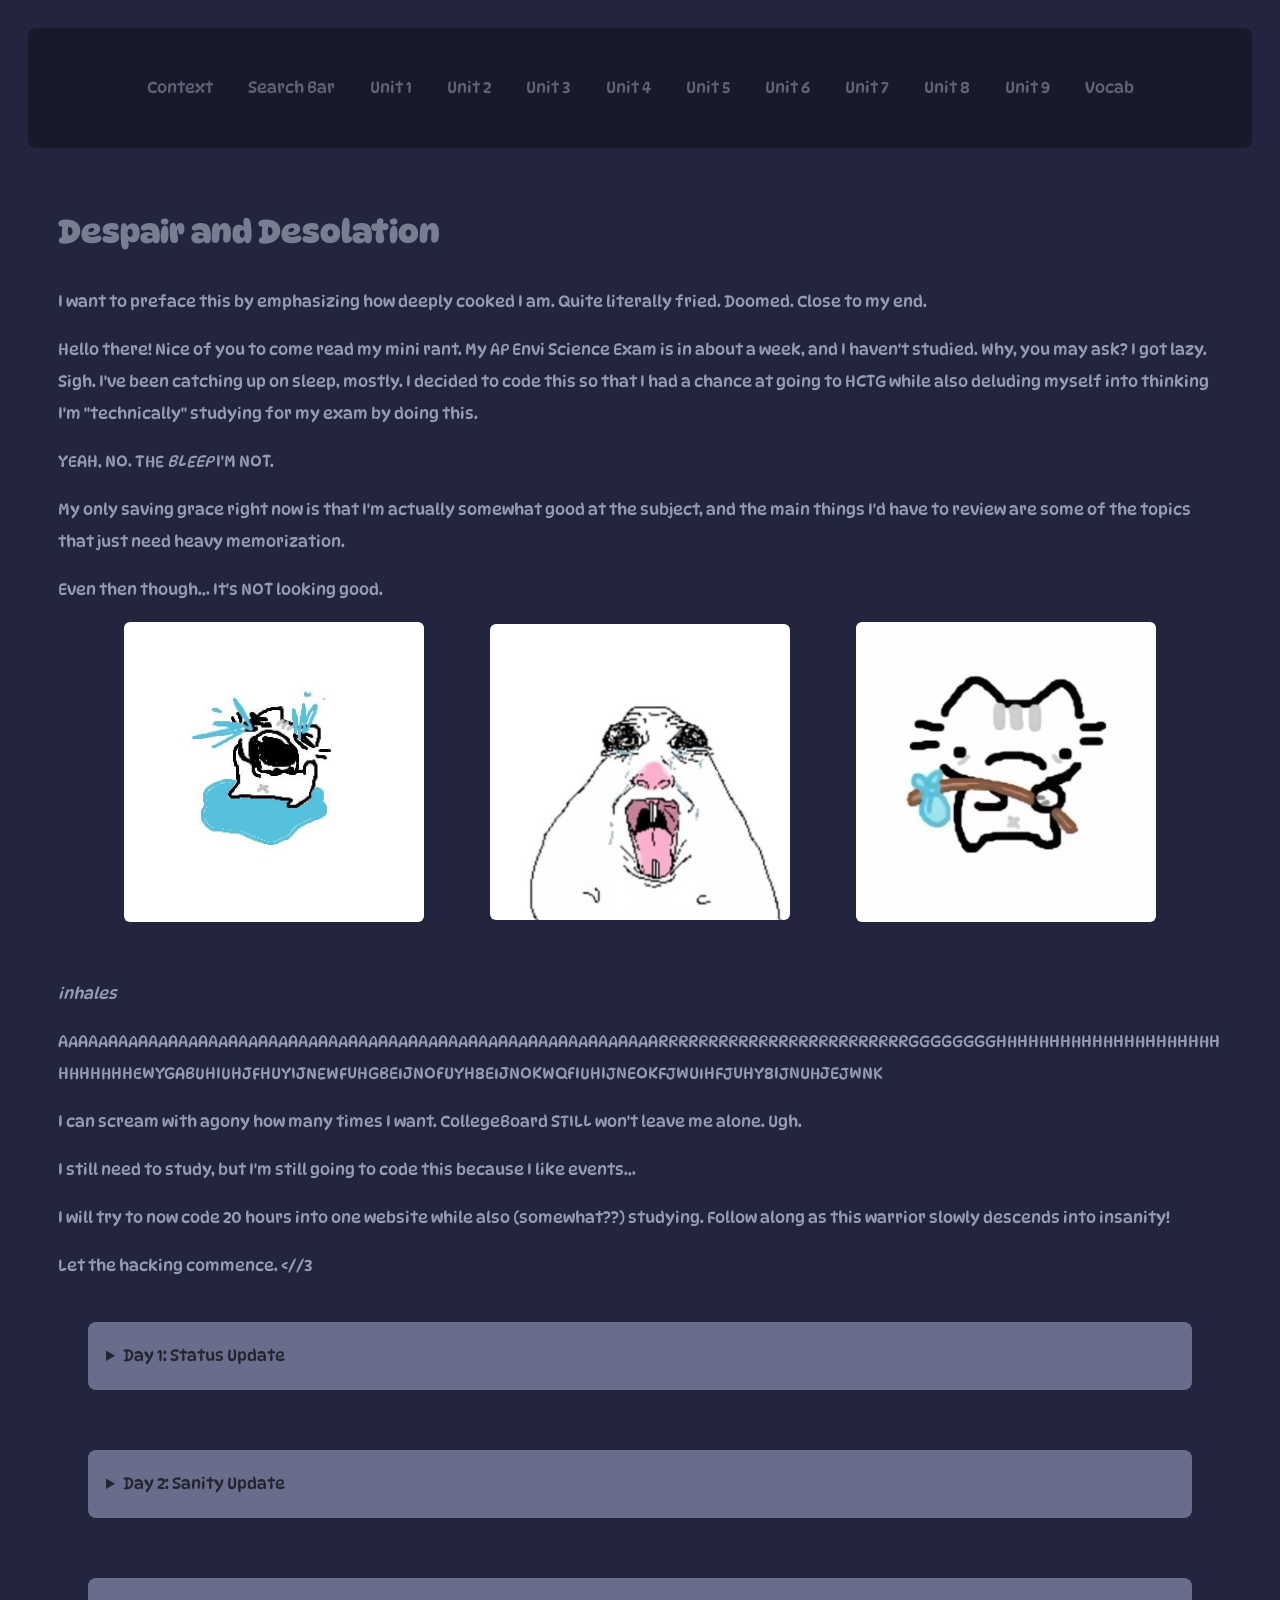
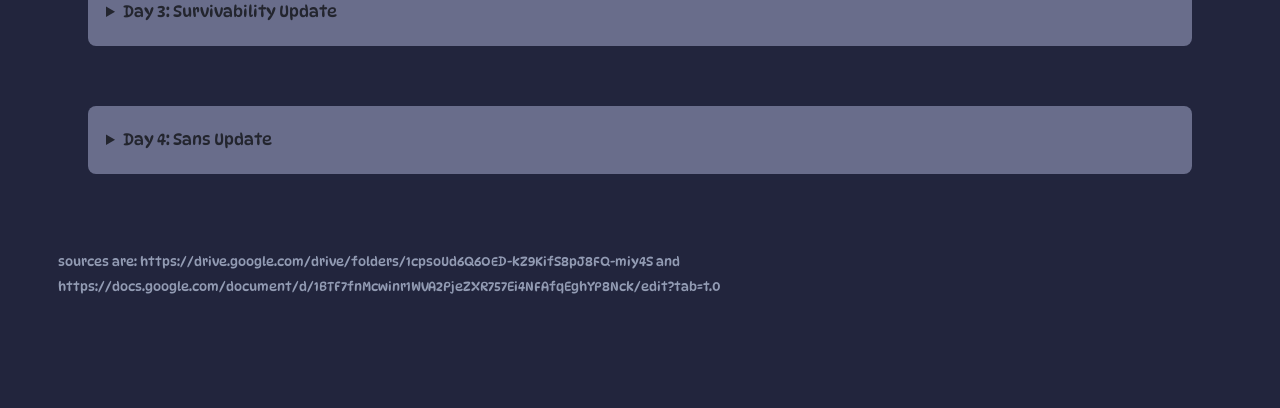
<file: index.html>
<!DOCTYPE html>
<html>
	<head>
		<link rel="stylesheet" href="main.css">
		<meta charset="UTF-8" />
        <meta name="viewport" content="width=device-width, initial-scale=1.0" />
    	<title>AP Environmental Science Exam Review</title>
		        <link rel="preconnect" href="https://fonts.googleapis.com">
        <link rel="preconnect" href="https://fonts.gstatic.com" crossorigin>
        <link href="https://fonts.googleapis.com/css2?family=DynaPuff:wght@400..700&display=swap" rel="stylesheet">
    </head>
    <body>
		<nav>
            <a href="./index.html">Context</a>
            <a href="./search.html">Search Bar</a>
            <a href="./unit1.html">Unit 1</a>
            <a href="./unit2.html">Unit 2</a>
            <a href="./unit3.html">Unit 3</a>
            <a href="./unit4.html">Unit 4</a>
            <a href="./unit5.html">Unit 5</a>
            <a href="./unit6.html">Unit 6</a>
            <a href="./unit7.html">Unit 7</a>
            <a href="./unit8.html">Unit 8</a>
            <a href="./unit9.html">Unit 9</a>
            <a href="./vocab.html">Vocab</a>
        </nav>
		
		<main>
			<h1>Despair and Desolation</h1>
			<p>I want to preface this by emphasizing how deeply cooked I am. Quite literally fried. Doomed. Close to my end.</p>
			<p>Hello there! Nice of you to come read my mini rant. My AP Envi Science Exam is in about a week, and I haven't studied. Why, you may ask? I got lazy. Sigh. I've been catching up on sleep, mostly. I decided to code this so that I had a chance at going to HCTG while also deluding myself into thinking I'm "technically" studying for my exam by doing this.</p>
			<p>YEAH. NO. THE <i>BLEEP</i> I'M NOT.</p>
			<p>My only saving grace right now is that I'm actually somewhat good at the subject, and the main things I'd have to review are some of the topics that just need heavy memorization.</p>
			<p>Even then though... It's NOT looking good.</p>
			<div id="centerimg">
				<img src="./cat-WAH.jpeg" alt="WAAAAH (cat ver)" width="300" id="GIVEMESPACE"/>
				<img src="./hamster-wah.jpg" alt="WAAAAAAAH (hamster ver)" width="300" id="GIVEMESPACE"/>
				<img src="./cat-runaway.jpg" alt="wah :[ (cat)" width="300" id="GIVEMESPACE"/>
			</div>
			<p><i>inhales</i></p>
			<p>AAAAAAAAAAAAAAAAAAAAAAAAAAAAAAAAAAAAAAAAAAAAAAAAAAAAAAAAAAAARRRRRRRRRRRRRRRRRRRRRRRRRGGGGGGGGHHHHHHHHHHHHHHHHHHHHHHHHHHHHEWYGABUHIUHJFHUYIJNEWFUHGBEIJNOFUYH8EIJNOKWQFIUHIJNEOKFJWUIHFJUHY8IJNUHJEJWNK</p>
			<p>I can scream with agony how many times I want. CollegeBoard STILL won't leave me alone. Ugh.</p>
			<p>I still need to study, but I'm still going to code this because I like events...</p>
			<p>I will try to now code 20 hours into one website while also (somewhat??) studying. Follow along as this warrior slowly descends into insanity!</p>
			<p id="GIVEMESPACE">Let the hacking commence. &lt//3</p>

			<details>
				<summary>Day 1: Status Update</summary>
				<p id="status">Okay. What the hell. I'M NEVER USING AI TO CODE AGAIN. THAT TOOK HOURS? WHY DO PEOPLE DO THAT. WILLINGLY. OH MY GOD. IT SPOUTS SO MUCH BS BUT IT DOESN'T ACTUALLY CODE ANYTHING RIGHT. OH MY GOD. I BASICALLY HAD TO FIX EVERYTHING MYSELF. But since I used the AI formatting it just looks like I vibe-coded everything... SIGH.</p>
				<p id="status">No but seriously. Why do people even use AI to code. I think I used up more water than it would've taken to fix the water shortages in NJ... It just kept giving me the same wrong answers when I asked it questions &lt//3 AND THEN. WHEN ITS ANSWERS WERE WRONG. IT KEPT GOING BACK TO ONES IT ORIGINALLY SAID WAS "MESSING UP MY CODE". I see now why everyone hates debugging at least...</p>
			</details>
			<details>
				<summary>Day 2: Sanity Update</summary>
				<p id="status"><b>Morning:</b>  MY EYES HURT SO BADLY. But I persist. I brought my good laptop to school to grind! Only problem is that it runs out of charge VERY fast if it's not connected to its charger...</p>
				<p id="status-end">IT'S OKAY. BUT IT REFUSED IYKYK... /REF </p>
				<p id="status-end"><b>Noon:</b> I just want sleep.</p>
				<p id="status"><b>Night:</b> Yeah so I. fell asleep immediately after I got home from school. And... it's about 10 PM... </p>
				<p id="status-end">Not really the time I wanted to start at today but it's fine I guess. I just have to work all of tomorrow and I'll be good... I'm currently at right about 10 hours, so I have made really good progress in my opinion!</p>
				<p id="status"><b>Late night: </b>Not as tired as I thought I'd be! And I'm making good progress :) I might actually finish! The code I tried to AI generate still gave me even more issues, so I had to go in and fix that even more for a little bit... But I made it through! I think it's fully functional now :D</p>
			</details>
			<details>
				<summary>Day 3: Survivability Update</summary>
				<p id="status-end"><b>Afternoon: </b>Won't do as many updates today, I basically just need to code in a few more things + add information and I'm done!</p>
				<p id="status"><b>Night:</b> I thought I'd be able to finish today but I can't... My fault for taking a break I guess :(</p>
				<p id="status">IN MY DEFENSE. I REALLY WANTED FOOD. AND I MADE MYSELF A GARLIC CREAM CHEESE BUN + A GARLIC CHEESE BURGER.</p>
				<p id="status">    
					<img
						src="./food.jpg"
						alt="BUN AND BURGER"
					/>
				</p>
				<p id="status">I'M GONNA HAFTA ADD A DAY 4 NOW. AUGHHHHHHHH. WHY DO I DO THIS TO MYSELF >:(</p>
			</details>
			<details>
				<summary>Day 4: Sans Update</summary>
				<p id="status">"It's a beautiful day outside.  Birds are singing, flowers are blooming... on days like these", I'M STILL <i>BLEEPING</i> BURNING IN HELL.</p>
				<p id="status">IT'S BEEN DAYS... EONS STARING AT MY SCREEN... WHEN WILL IT END :(</p>
				<p id="status">
					<img
						src="./wahwah.jpg"
						alt="CRY."
					/>
				</p>
				<p id="status">Honestly, I'm being pretty dramatic right now. I'm basically at 20 hours and I fixed all of my features and formatting. Now I just have to format and paste in notes and then I can submit!</p>
				<p id="status">I did accidentally stay up till 5 am yesterday, but no harm done!</p>
				<p id="status-end"> Ah... me and my little soliloquies... how I love being dramatic...</p>
				<p id="status">FINISHED. BUT. NOT ON TIME. sigh.</p>
			</details>
			<br>
			<p id="note">sources are: https://drive.google.com/drive/folders/1cpsoUd6Q6OED-kZ9KifS8pJ8FQ-miy4S and https://docs.google.com/document/d/1BTF7fnMcwinr1WVA2PjeZXR757Ei4NFAfqEghYP8Nck/edit?tab=t.0</p>
		</main>
	</body>
</html>
</file>
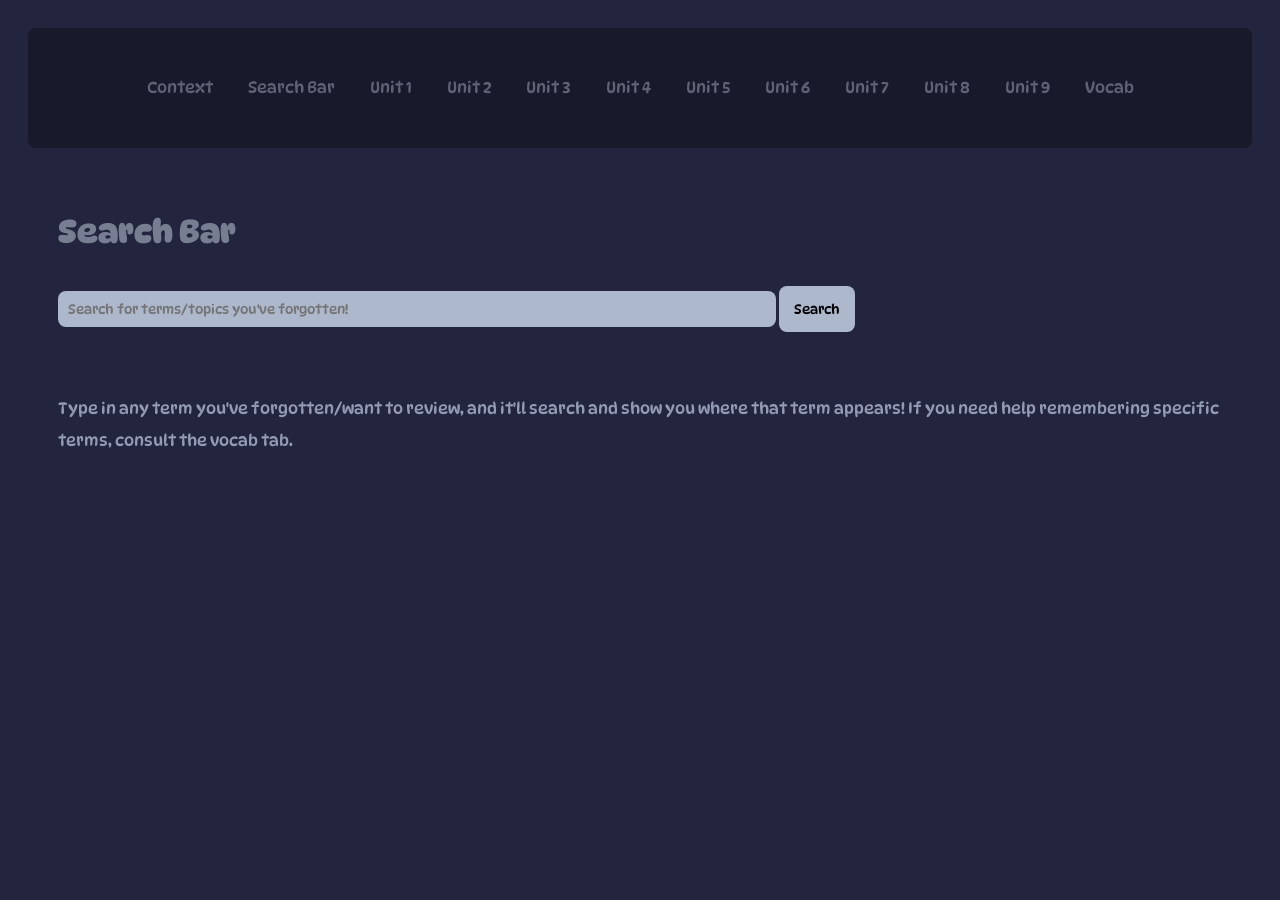
<file: search.html>
<!DOCTYPE html>
<html>
	<head>
		<link rel="stylesheet" href="main.css">
		<meta charset="UTF-8" />
        <meta name="viewport" content="width=device-width, initial-scale=1.0" />
    	<title>Search Bar</title>
		        <link rel="preconnect" href="https://fonts.googleapis.com">
        <link rel="preconnect" href="https://fonts.gstatic.com" crossorigin>
        <link href="https://fonts.googleapis.com/css2?family=DynaPuff:wght@400..700&display=swap" rel="stylesheet">
    </head>
    <body>
        <nav>
            <a href="./index.html">Context</a>
            <a href="./search.html">Search Bar</a>
            <a href="./unit1.html">Unit 1</a>
            <a href="./unit2.html">Unit 2</a>
            <a href="./unit3.html">Unit 3</a>
            <a href="./unit4.html">Unit 4</a>
            <a href="./unit5.html">Unit 5</a>
            <a href="./unit6.html">Unit 6</a>
            <a href="./unit7.html">Unit 7</a>
            <a href="./unit8.html">Unit 8</a>
            <a href="./unit9.html">Unit 9</a>
            <a href="./vocab.html">Vocab</a>
        </nav>
        <main>
            <h1>Search Bar</h1>
            <form id="searches">
                <input type="text" id="searchInput" placeholder="Search for terms/topics you've forgotten!" required>
                <button type="submit">Search</button>
            </form>
            <div id="results"></div>
        
            <p id="info">Type in any term you've forgotten/want to review, and it'll search and show you where that term appears! If you need help remembering specific terms, consult the vocab tab.</p>
        </main>
        
        <script src="script.js" defer></script>
    </body>
</file>
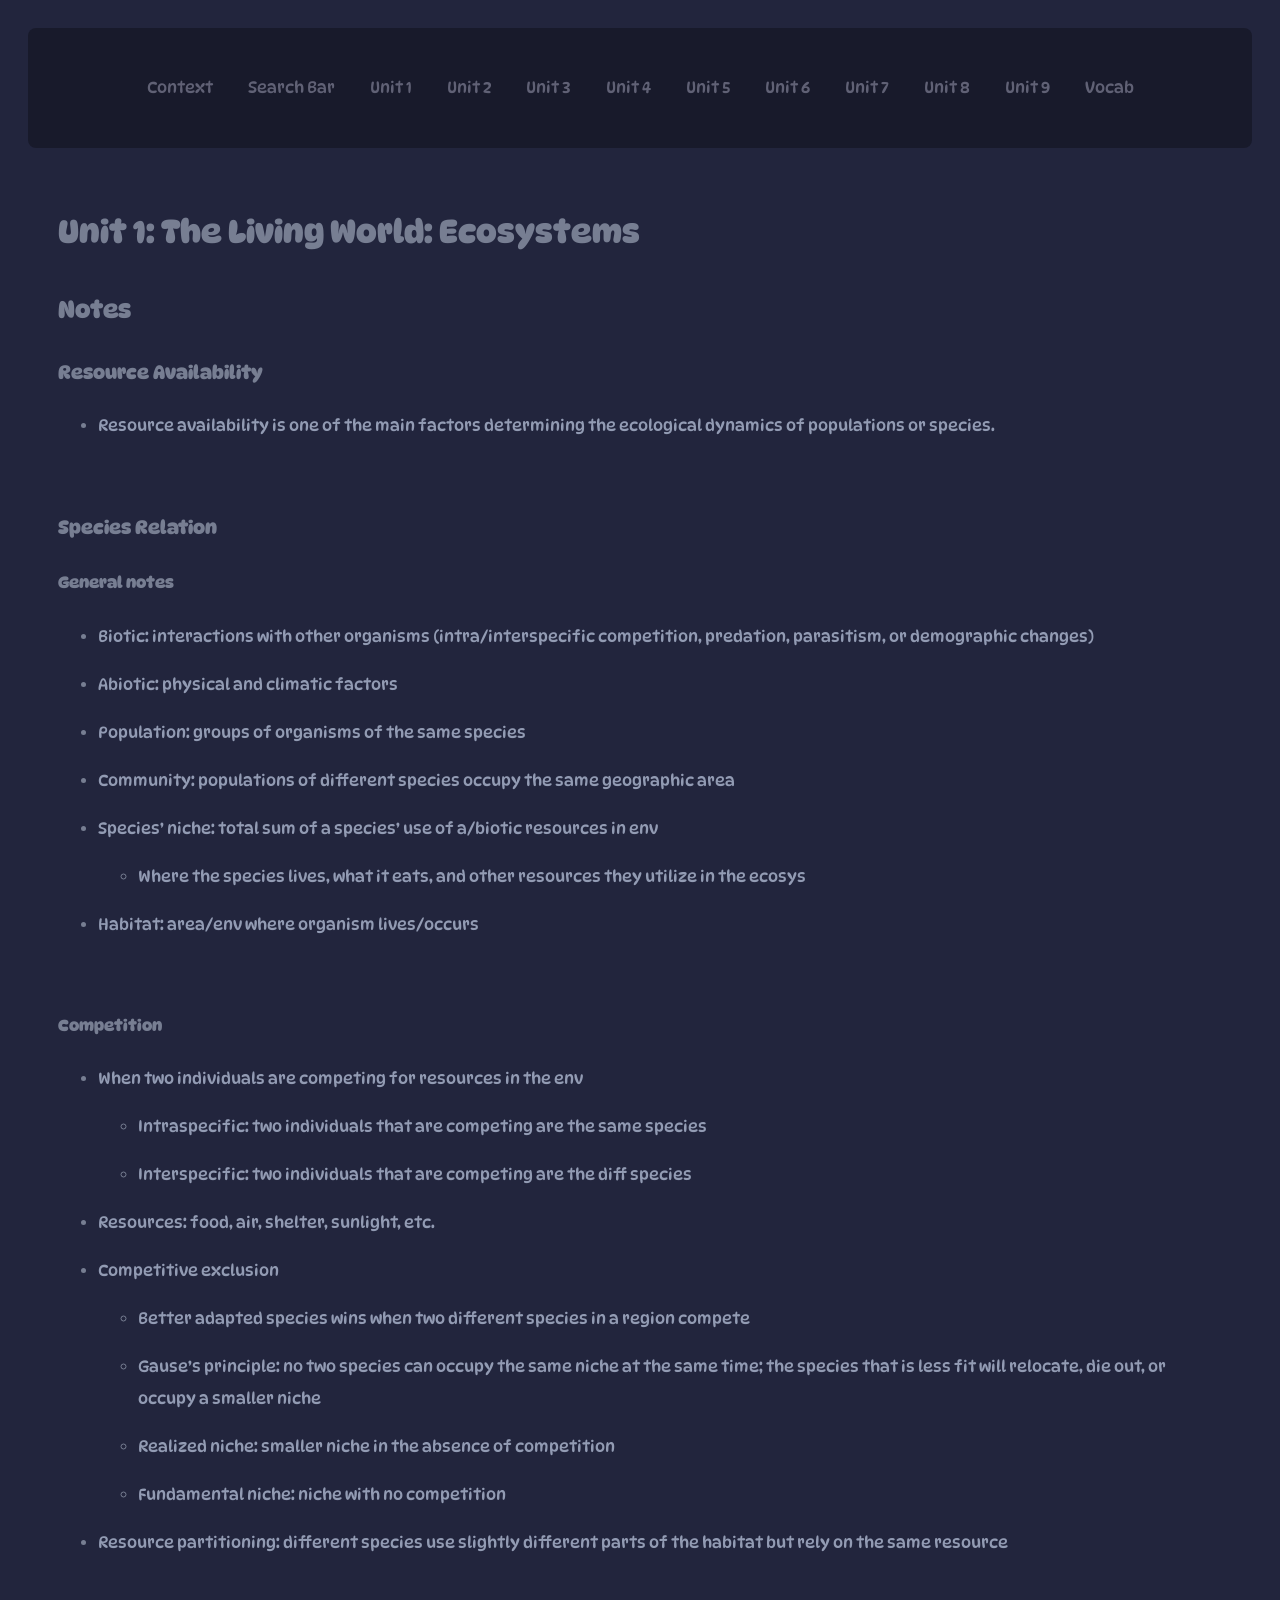
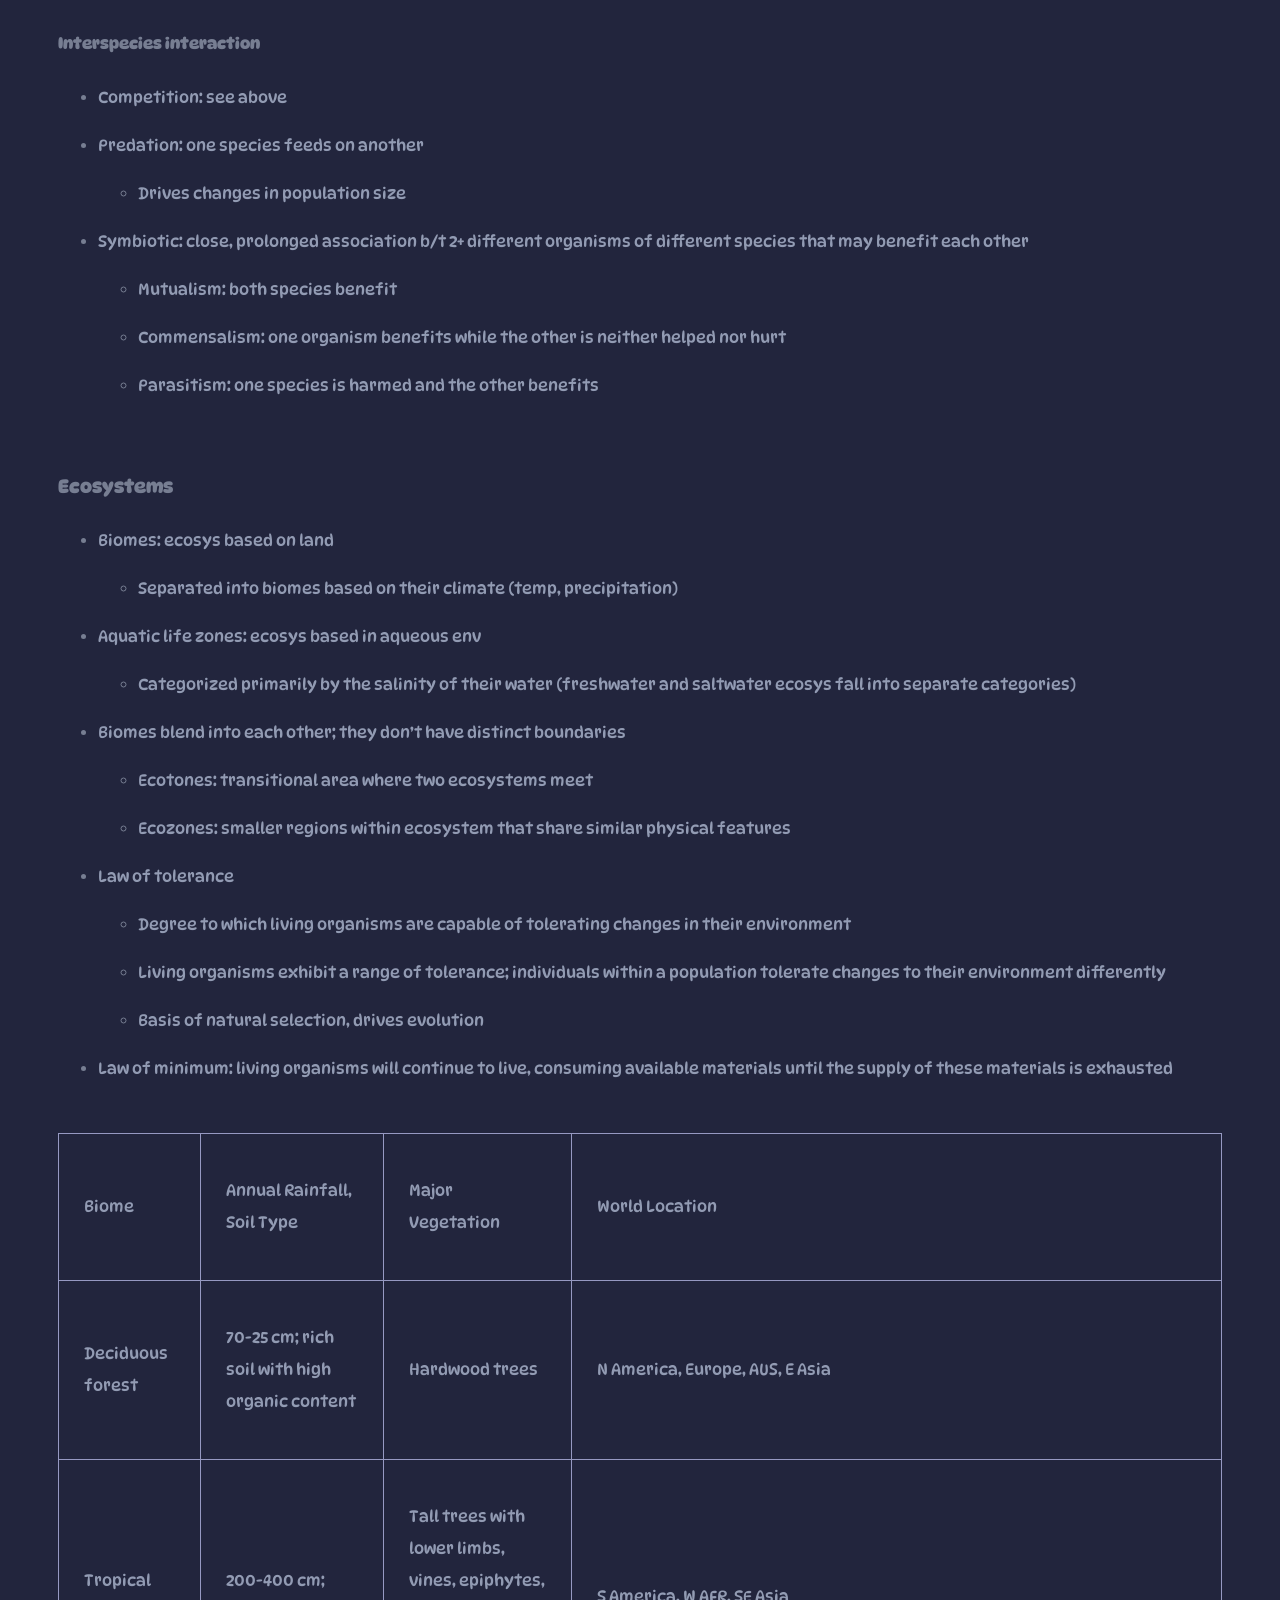
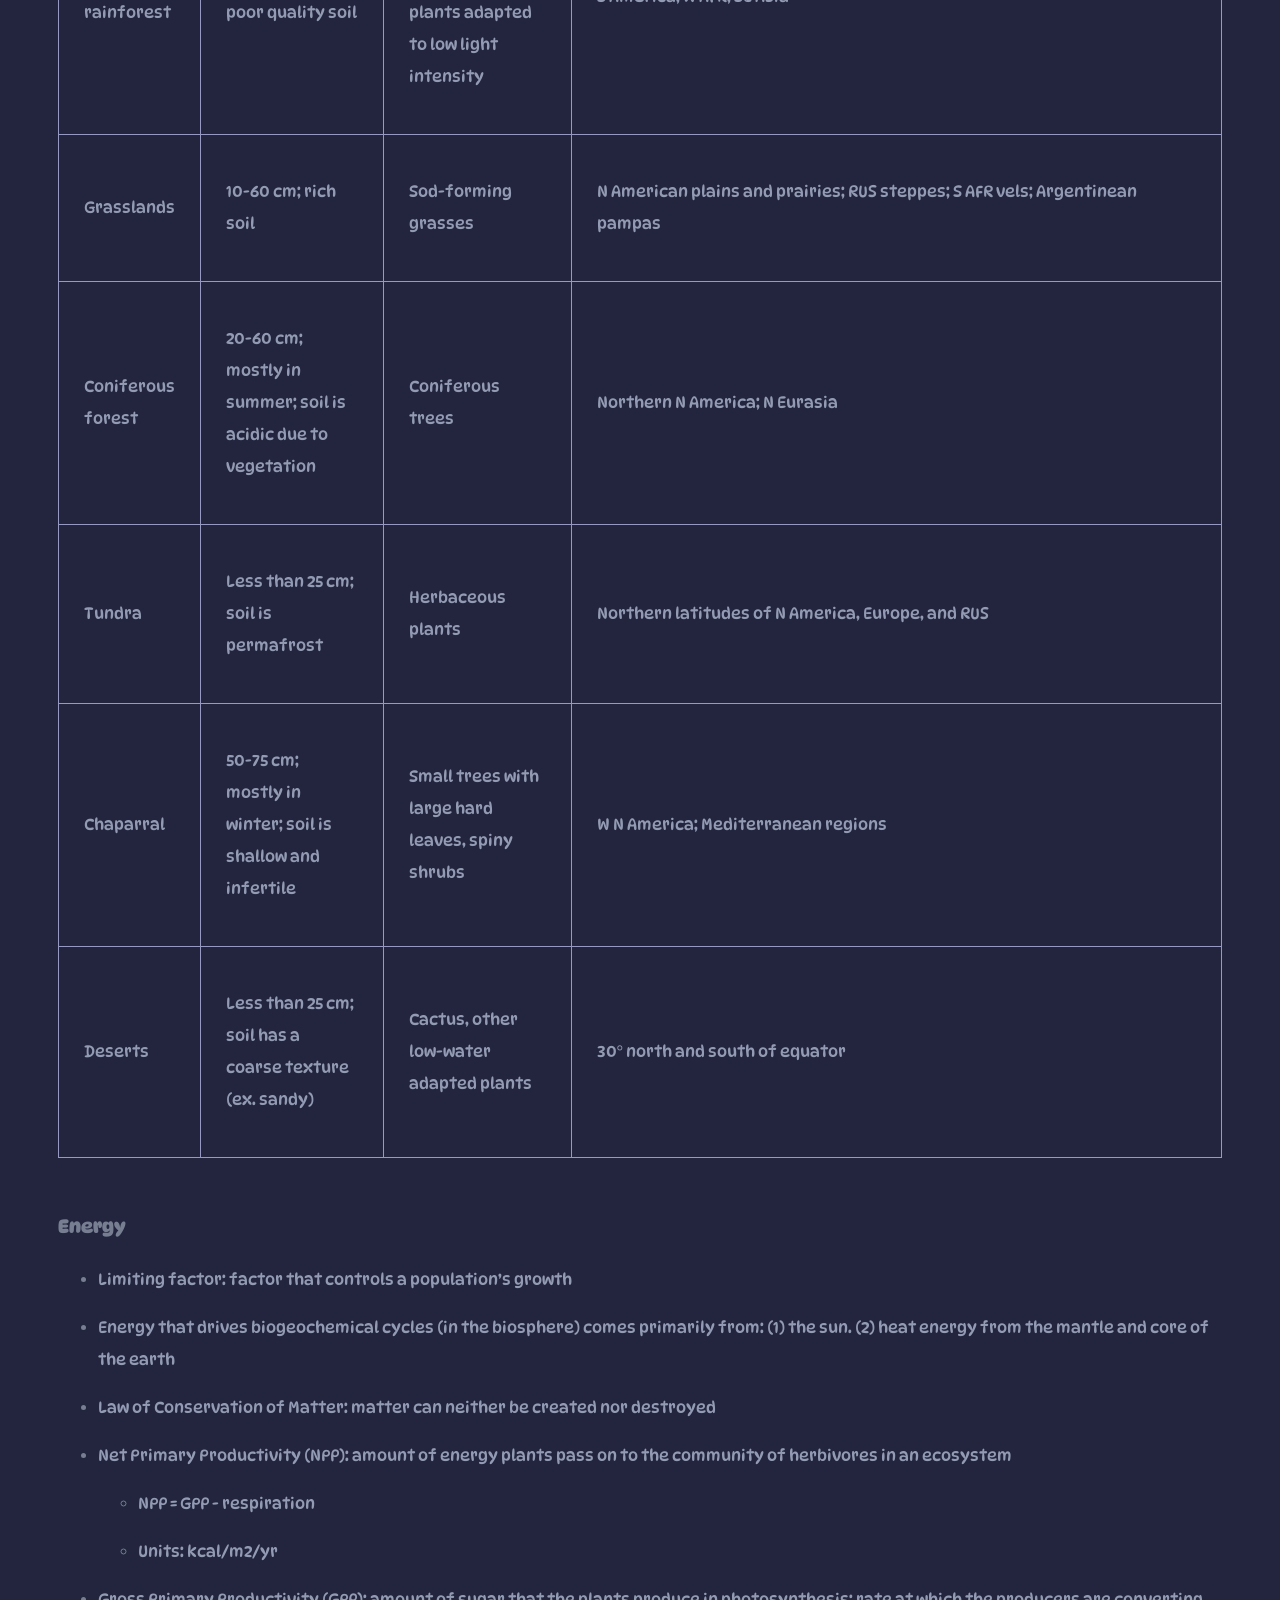
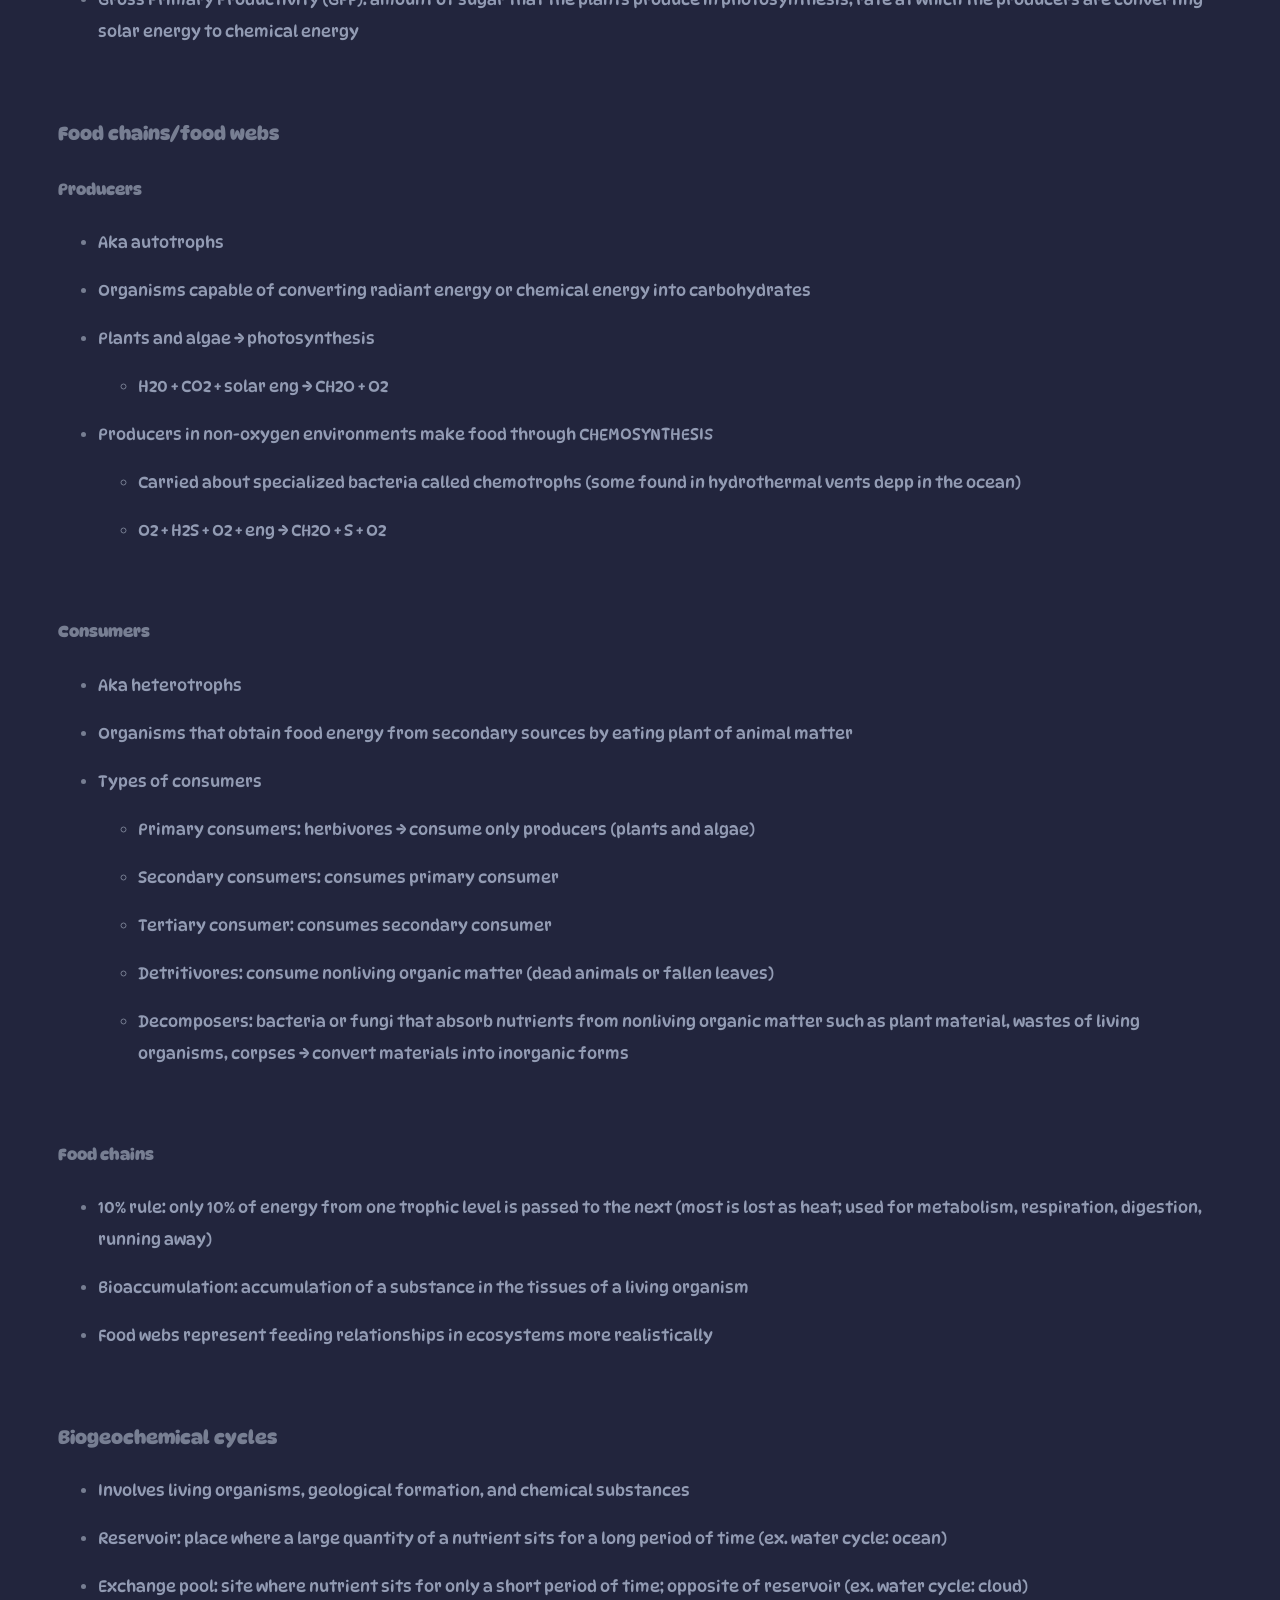
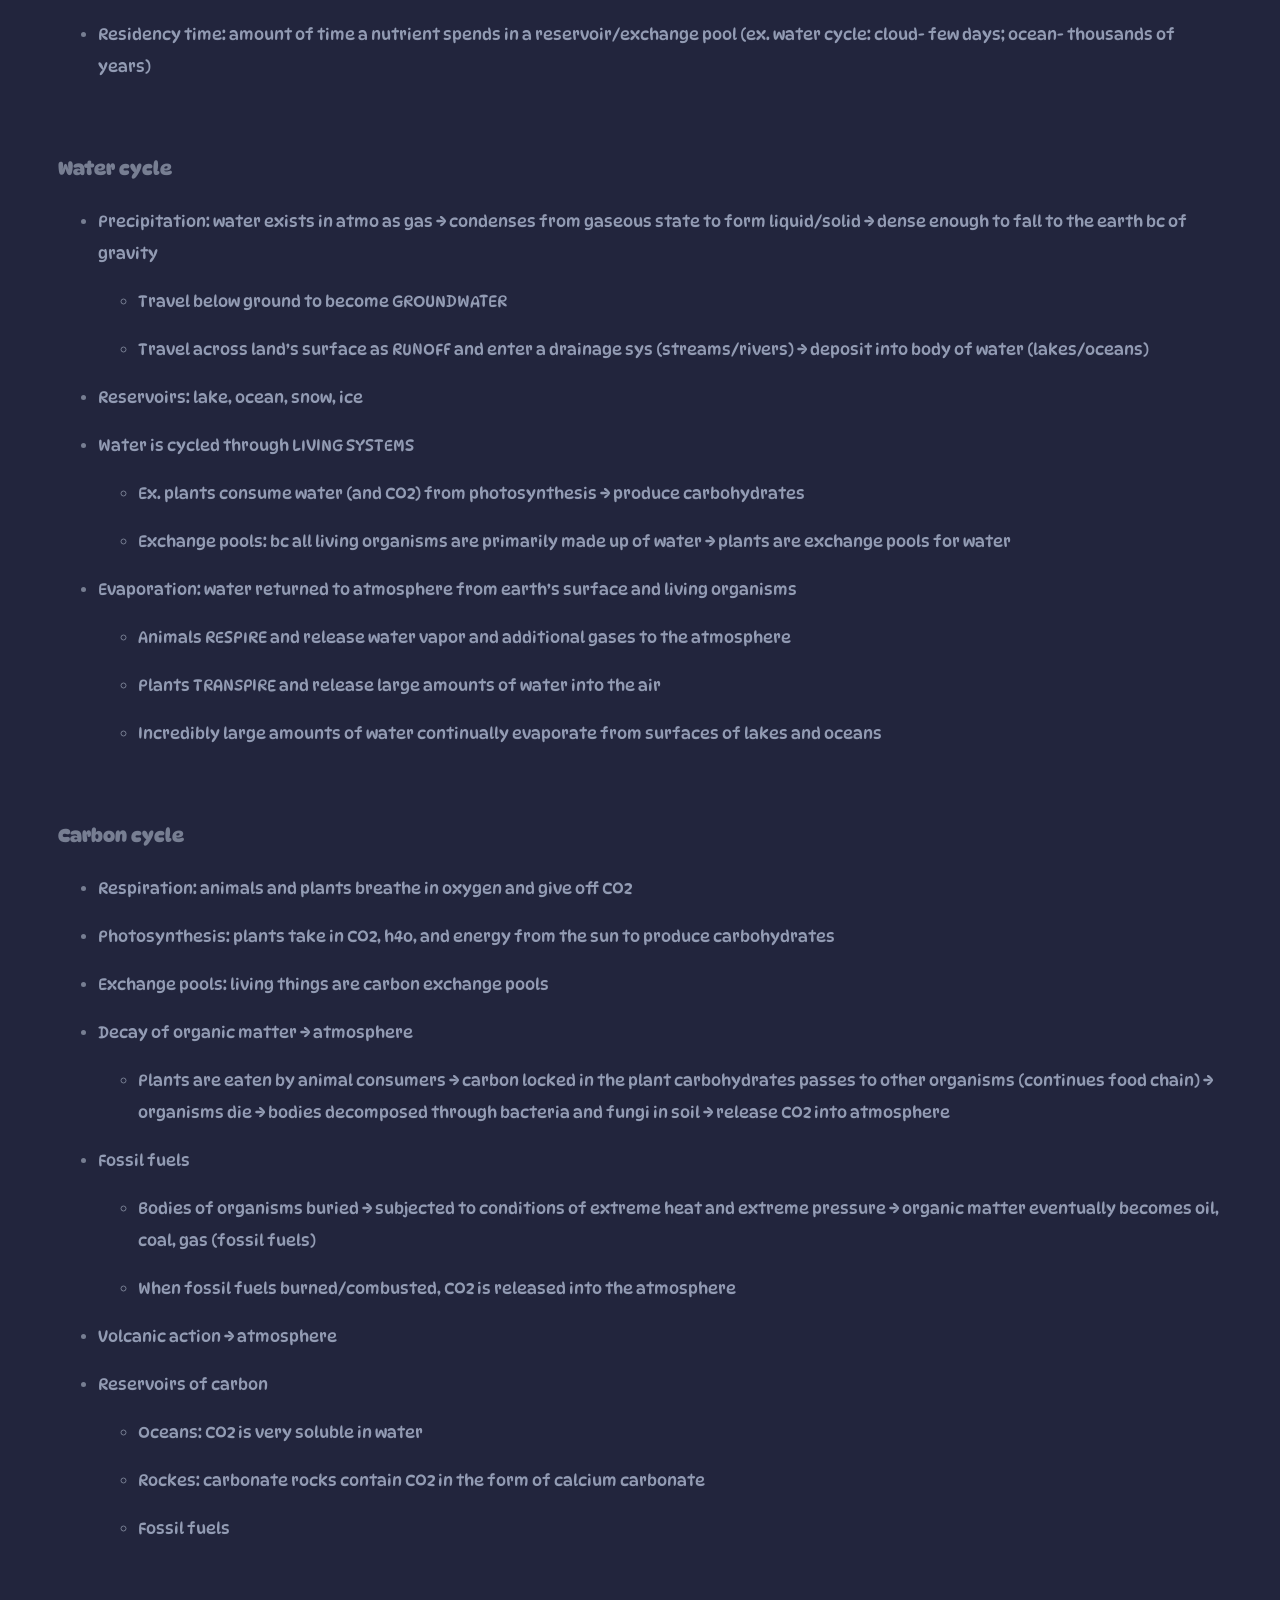
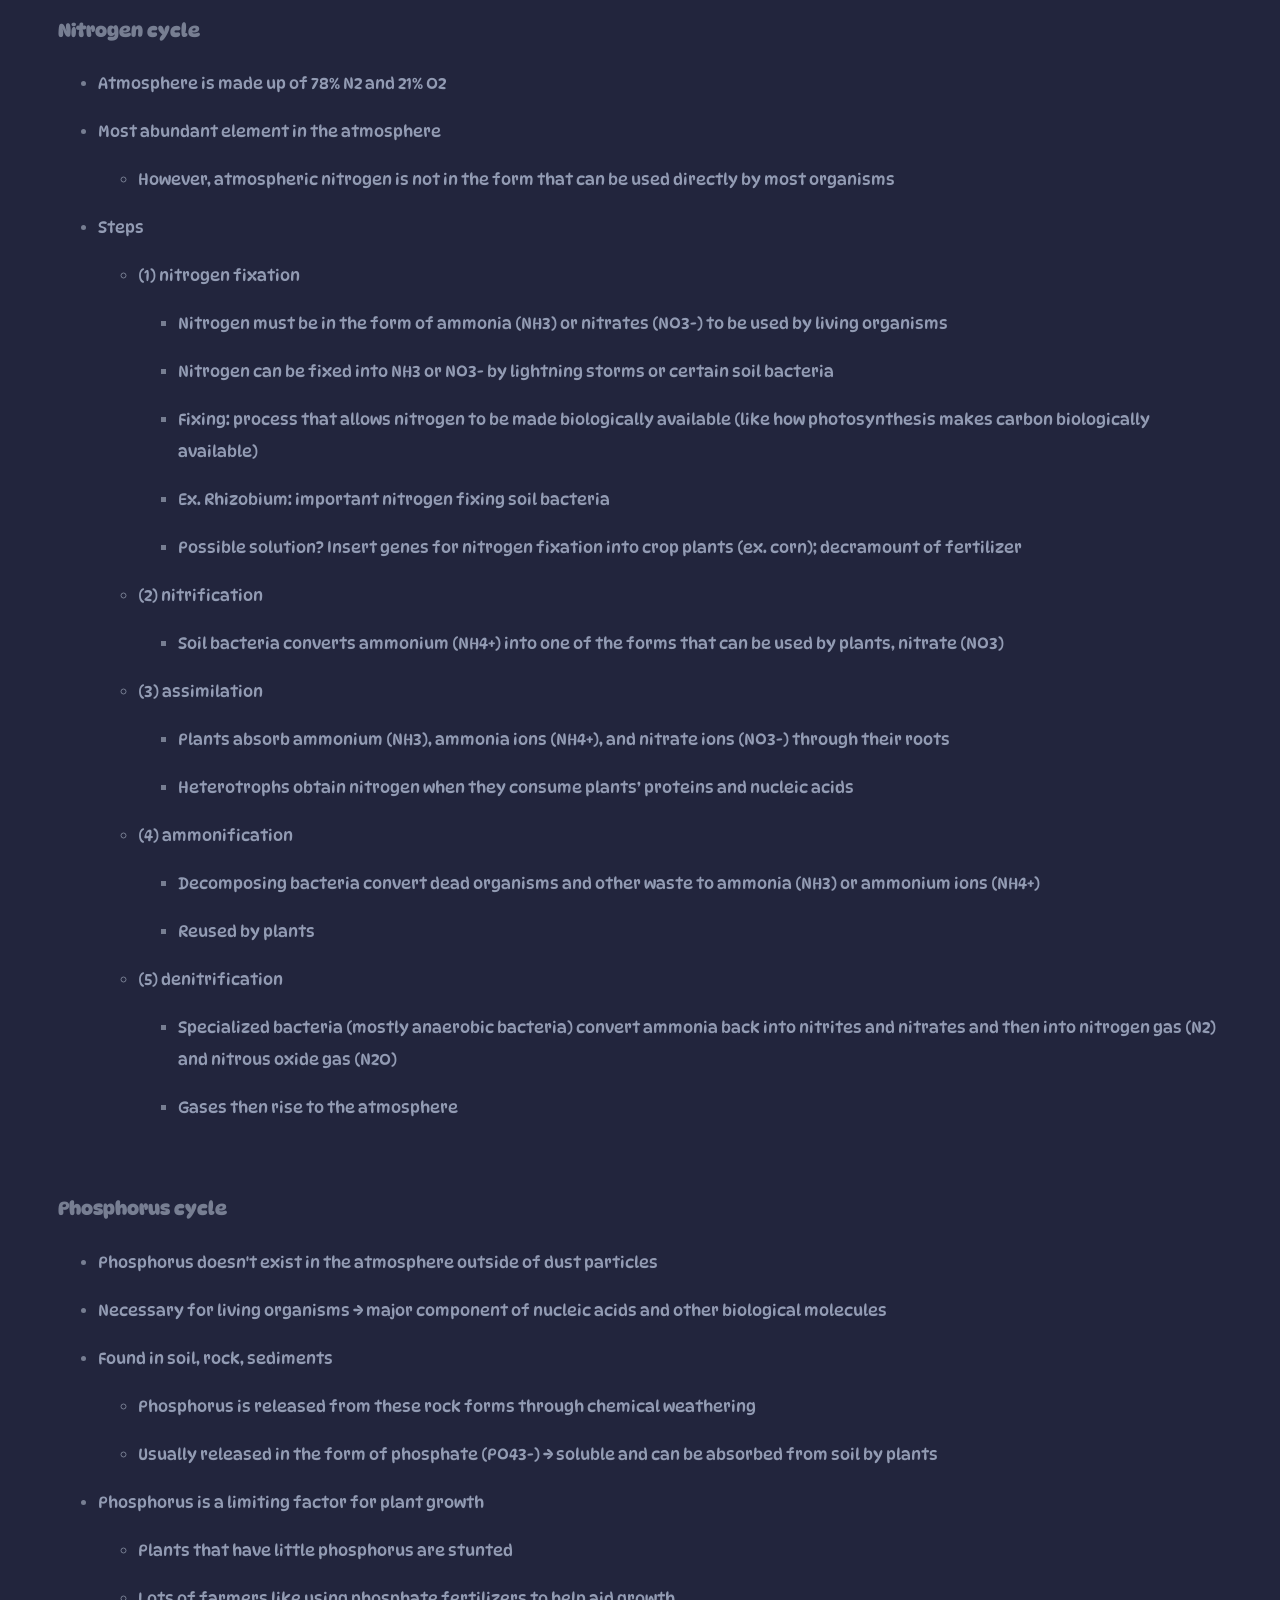
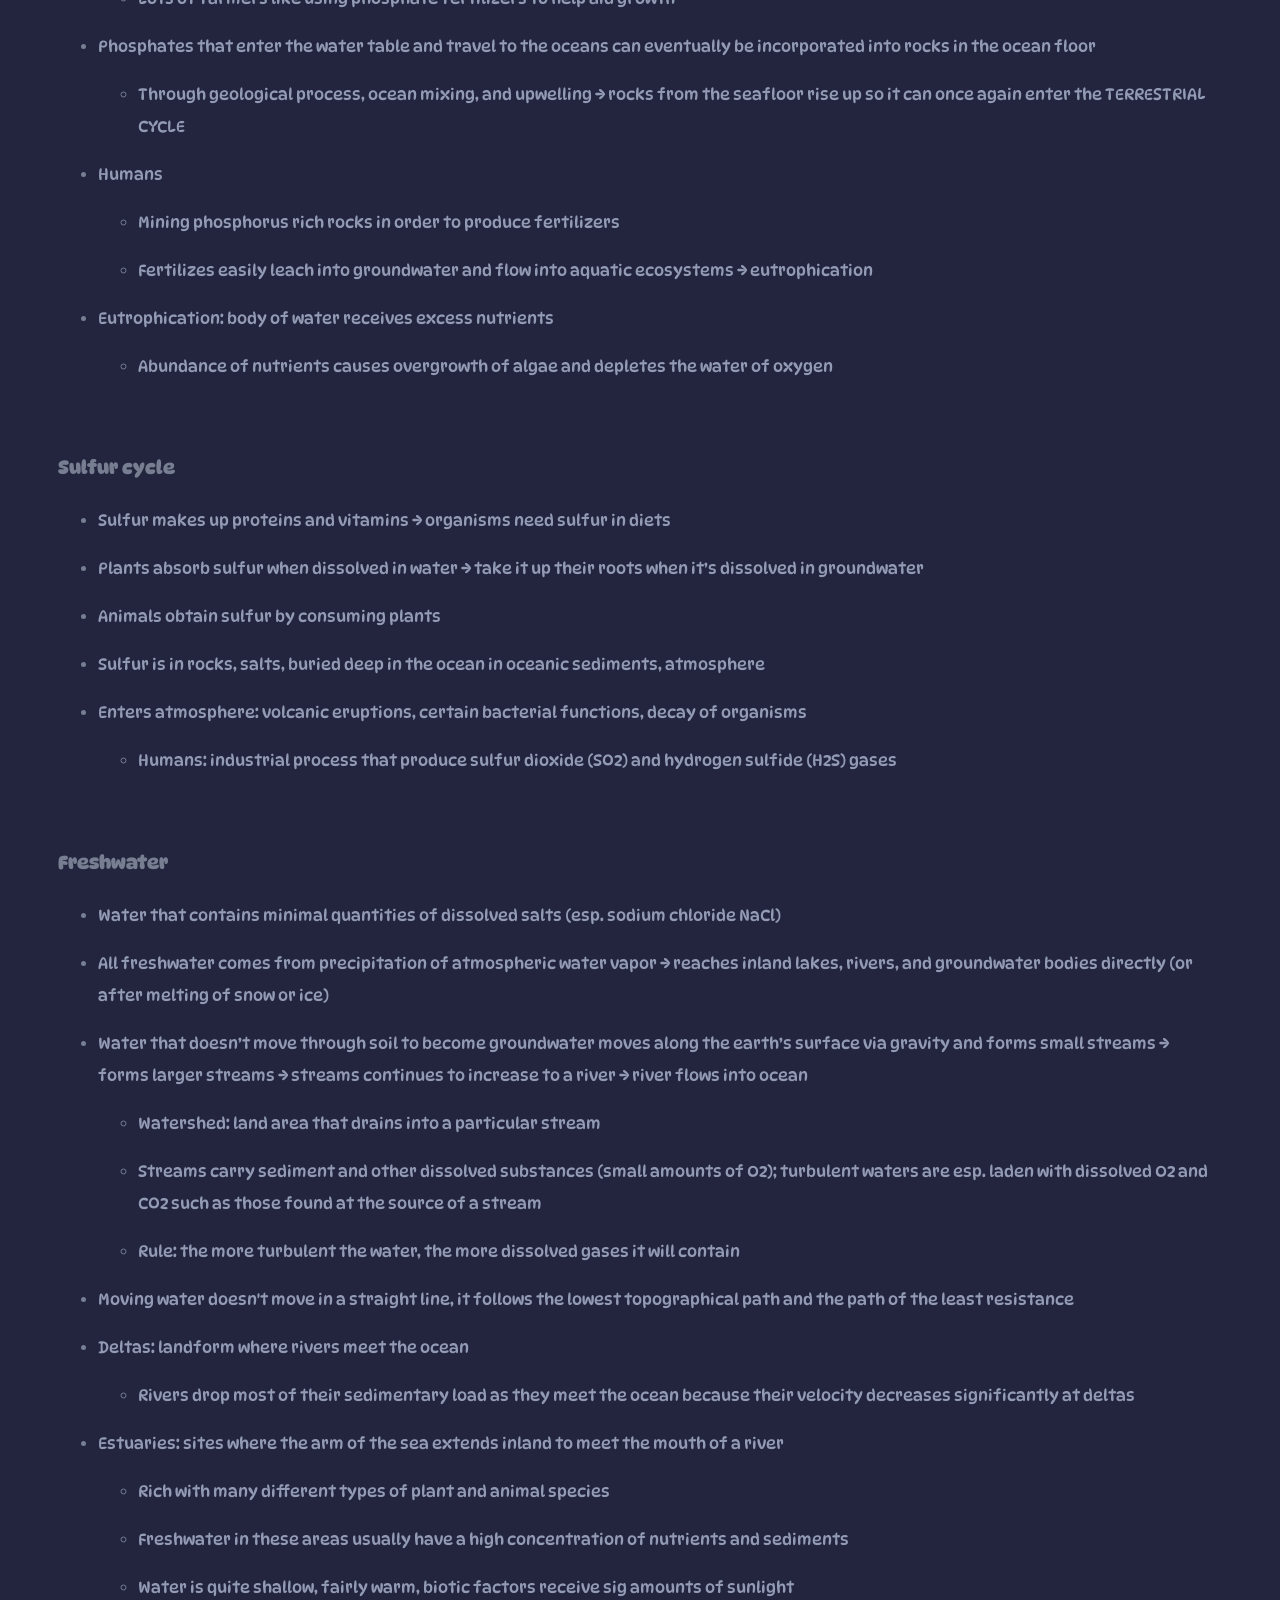
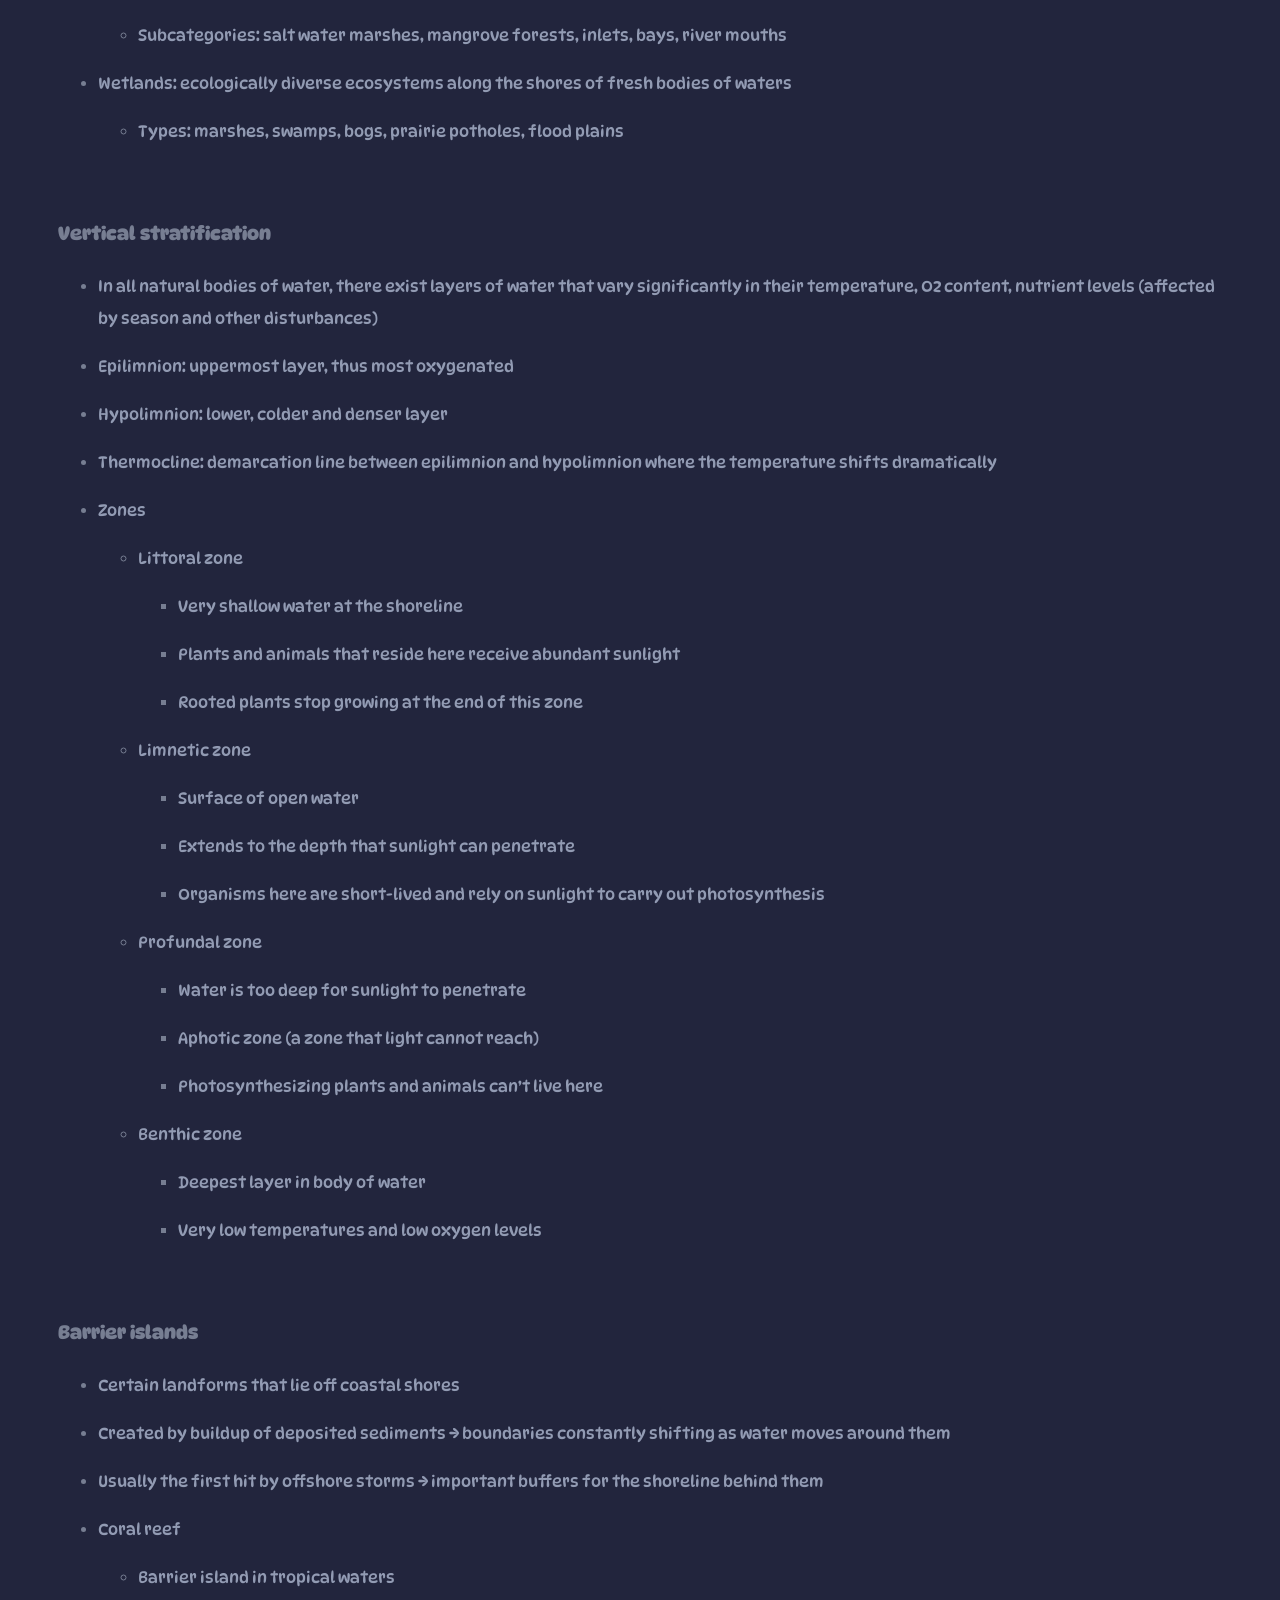
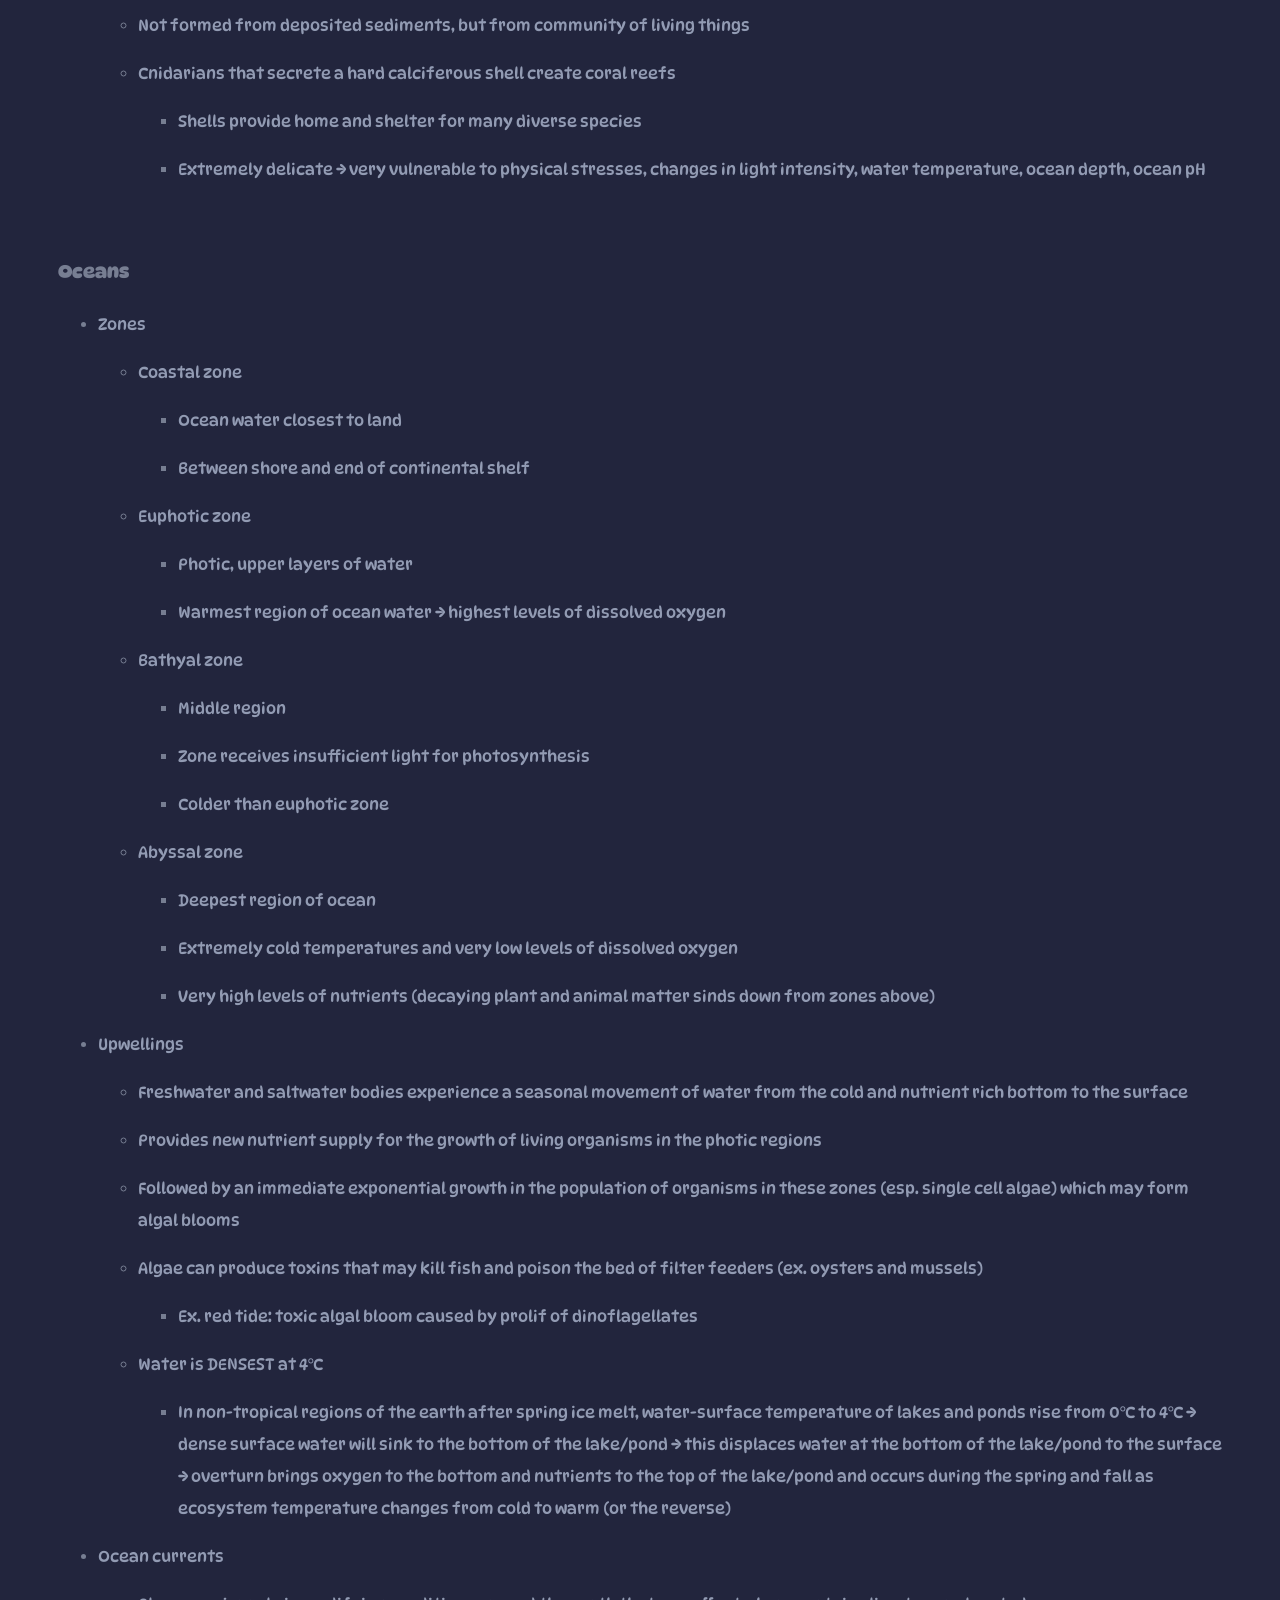
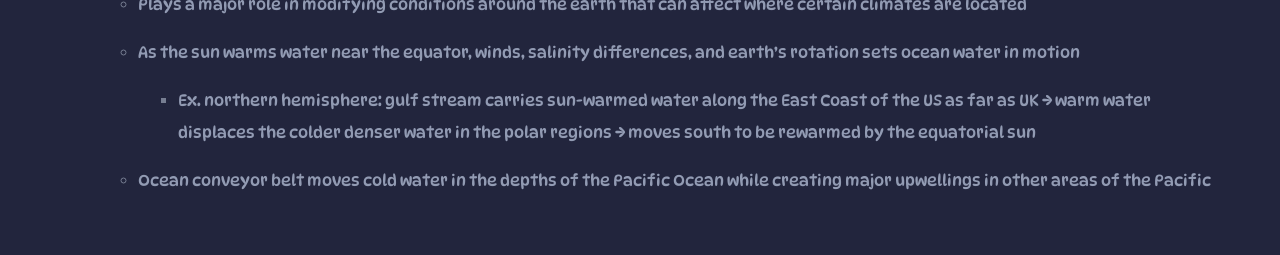
<file: unit1.html>
<!DOCTYPE html>
<html>
	<head>
		<link rel="stylesheet" href="main.css">
		<meta charset="UTF-8" />
        <meta name="viewport" content="width=device-width, initial-scale=1.0" />
    	<title>Review 1</title>
		        <link rel="preconnect" href="https://fonts.googleapis.com">
        <link rel="preconnect" href="https://fonts.gstatic.com" crossorigin>
        <link href="https://fonts.googleapis.com/css2?family=DynaPuff:wght@400..700&display=swap" rel="stylesheet">
    </head>
    <body>
        <nav>
            <a href="./index.html">Context</a>
            <a href="./search.html">Search Bar</a>
            <a href="./unit1.html">Unit 1</a>
            <a href="./unit2.html">Unit 2</a>
            <a href="./unit3.html">Unit 3</a>
            <a href="./unit4.html">Unit 4</a>
            <a href="./unit5.html">Unit 5</a>
            <a href="./unit6.html">Unit 6</a>
            <a href="./unit7.html">Unit 7</a>
            <a href="./unit8.html">Unit 8</a>
            <a href="./unit9.html">Unit 9</a>
            <a href="./vocab.html">Vocab</a>
        </nav>
        <main>
            <h1 id="GIVEMESPACE">Unit 1: The Living World: Ecosystems</h1>
            <h2>Notes</h2>
            <h3><span>Resource Availability</span></h3>
            <ul>
            <li >
                <p>Resource availability is one of the main
                factors determining the ecological dynamics of populations or species.</p>
            </li>
            </ul><br>
            <h3>Species Relation</h3>
            <h4>General notes</h4>
            <ul>
            <li>
                <p>Biotic: interactions with other organisms
                (intra/interspecific competition, predation, parasitism, or demographic
                changes)</p>
            </li>
            <li >
                <p>Abiotic: physical and climatic factors</p>
            </li>
            <li >
                <p>Population: groups of organisms of the same
                species</p>
            </li>
            <li >
                <p>Community: populations of different species
                occupy the same geographic area</p>
            </li>
            <li >
                <p>Species’ niche: total sum of a species’ use
                of a/biotic resources in env</p>
            </li>
            <ul>
                <li>
                <p>Where the species lives, what it eats,
                    and other resources they utilize in the ecosys</p>
                </li>
            </ul>
            <li >
                <p>Habitat: area/env where organism
                lives/occurs</p>
            </li>
            </ul><br>
            <h4>Competition</h4>
            <ul>
            <li >
                <p>When two individuals are competing for
                resources in the env</p>
            </li>
            <ul>
                <li>
                <p>Intraspecific: two individuals that are
                    competing are the same species</p>
                </li>
                <li>
                <p>Interspecific: two individuals that are
                    competing are the diff species</p>
                </li>
            </ul>
            <li >
                <p>Resources: food, air, shelter, sunlight,
                etc.</p>
            </li>
            <li >
                <p>Competitive exclusion</p>
            </li>
            <ul>
                <li>
                <p>Better adapted species wins when two
                    different species in a region compete</p>
                </li>
                <li>
                <p>Gause’s principle: no two species can
                    occupy the same niche at the same time; the species that is less fit
                    will relocate, die out, or occupy a smaller niche</p>
                </li>
                <li>
                <p>Realized niche: smaller niche in the
                    absence of competition</p>
                </li>
                <li>
                <p>Fundamental niche: niche with no
                    competition</p>
                </li>
            </ul>
            <li >
                <p>Resource partitioning: different species
                use slightly different parts of the habitat but rely on the same resource
                </p>
            </li>
            </ul><br>
            <h4>Interspecies interaction</h4>
            <ul>
            <li >
                <p>Competition: see above</p>
            </li>
            <li >
                <p>Predation: one species feeds on another</p>
            </li>
            <ul>
                <li>
                <p>Drives changes in population size</p>
                </li>
            </ul>
            <li >
                <p>Symbiotic: close, prolonged association b/t
                2+ different organisms of different species that may benefit each other
                </p>
            </li>
            <ul>
                <li>
                <p>Mutualism: both species benefit</p>
                </li>
                <li>
                <p>Commensalism: one organism benefits while
                    the other is neither helped nor hurt</p>
                </li>
                <li>
                <p>Parasitism: one species is harmed and the
                    other benefits</p>
                </li>
            </ul>
            </ul><br>
            <h3>Ecosystems</h3>
            <ul>
            <li >
                <p>Biomes: ecosys based on land</p>
            </li>
            <ul>
                <li>
                <p>Separated into biomes based on their
                    climate (temp, precipitation)</p>
                </li>
            </ul>
            <li >
                <p>Aquatic life zones: ecosys based in aqueous
                env</p>
            </li>
            <ul>
                <li>
                <p>Categorized primarily by the salinity of
                    their water (freshwater and saltwater ecosys fall into separate
                    categories)</p>
                </li>
            </ul>
            <li >
                <p>Biomes blend into each other; they don’t
                have distinct boundaries</p>
            </li>
            <ul>
                <li>
                <p>Ecotones: transitional area where two
                    ecosystems meet</p>
                </li>
                <li>
                <p>Ecozones: smaller regions within
                    ecosystem that share similar physical features</p>
                </li>
            </ul>
            <li >
                <p>Law of tolerance</p>
            </li>
            <ul>
                <li>
                <p>Degree to which living organisms are
                    capable of tolerating changes in their environment</p>
                </li>
                <li>
                <p>Living organisms exhibit a range of
                    tolerance; individuals within a population tolerate changes to their
                    environment differently</p>
                </li>
                <li>
                <p>Basis of natural selection, drives
                    evolution</p>
                </li>
            </ul>
            <li >
                <p>Law of minimum: living organisms will
                continue to live, consuming available materials until the supply of these
                materials is exhausted</p>
            </li>
            </ul><br>
            <div align="left" >
            <table>
                <colgroup>
                <col width="97">
                <col width="183">
                <col width="188">
                <col>
                </colgroup>
                <tbody>
                <tr>
                    <td>
                    <p >Biome</p>
                    </td>
                    <td>
                    <p >Annual Rainfall, Soil Type</p>
                    </td>
                    <td>
                    <p >Major Vegetation</p>
                    </td>
                    <td>
                    <p >World Location</p>
                    </td>
                </tr>
                <tr>
                    <td>
                    <p >Deciduous forest</p>
                    </td>
                    <td>
                    <p >70-25 cm; rich soil with high organic content</p>
                    </td>
                    <td>
                    <p >Hardwood trees</p>
                    </td>
                    <td>
                    <p >N America, Europe, AUS, E Asia</p>
                    </td>
                </tr>
                <tr>
                    <td>
                    <p >Tropical rainforest</p>
                    </td>
                    <td>
                    <p >200-400 cm; poor quality soil</p>
                    </td>
                    <td>
                    <p >Tall trees with lower limbs, vines, epiphytes, plants
                        adapted to low light intensity</p>
                    </td>
                    <td>
                    <p >S America, W AFR, SE Asia</p>
                    </td>
                </tr>
                <tr>
                    <td>
                    <p >Grasslands</p>
                    </td>
                    <td>
                    <p >10-60 cm; rich soil</p>
                    </td>
                    <td>
                    <p >Sod-forming grasses</p>
                    </td>
                    <td>
                    <p >N American plains and prairies; RUS steppes; S AFR vels;
                        Argentinean pampas</p>
                    </td>
                </tr>
                <tr>
                    <td>
                    <p >Coniferous forest</p>
                    </td>
                    <td>
                    <p >20-60 cm; mostly in summer; soil is acidic due to
                        vegetation</p>
                    </td>
                    <td>
                    <p >Coniferous trees</p>
                    </td>
                    <td>
                    <p >Northern N America; N Eurasia</p>
                    </td>
                </tr>
                <tr>
                    <td>
                    <p >Tundra</p>
                    </td>
                    <td>
                    <p >Less than 25 cm; soil is permafrost</p>
                    </td>
                    <td>
                    <p >Herbaceous plants</p>
                    </td>
                    <td>
                    <p >Northern latitudes of N America, Europe, and RUS</p>
                    </td>
                </tr>
                <tr>
                    <td>
                    <p >Chaparral</p>
                    </td>
                    <td>
                    <p >50-75 cm; mostly in winter; soil is shallow and infertile
                    </p>
                    </td>
                    <td>
                    <p >Small trees with large hard leaves, spiny shrubs</p>
                    </td>
                    <td>
                    <p >W N America; Mediterranean regions</p>
                    </td>
                </tr>
                <tr>
                    <td>
                    <p >Deserts</p>
                    </td>
                    <td>
                    <p >Less than 25 cm; soil has a coarse texture (ex. sandy)
                    </p>
                    </td>
                    <td>
                    <p >Cactus, other low-water adapted plants</p>
                    </td>
                    <td>
                    <p >30° north and south of equator</p>
                    </td>
                </tr>
                </tbody>
            </table>
            </div><br>
            <h3>Energy</h3>
            <ul>
            <li >
                <p>Limiting factor: factor that controls a
                population’s growth</p>
            </li>
            <li >
                <p>Energy that drives biogeochemical cycles
                (in the biosphere) comes primarily from: (1) the sun. (2) heat energy from
                the mantle and core of the earth</p>
            </li>
            <li >
                <p>Law of Conservation of Matter: matter can
                neither be created nor destroyed</p>
            </li>
            <li >
                <p>Net Primary Productivity (NPP): amount of
                energy plants pass on to the community of herbivores in an ecosystem</p>
            </li>
            <ul>
                <li>
                <p>NPP = GPP - respiration</p>
                </li>
                <li>
                <p>Units: kcal/m<span>2</span>/yr</p>
                </li>
            </ul>
            <li >
                <p>Gross Primary Productivity (GPP): amount of
                sugar that the plants produce in photosynthesis; rate at which the
                producers are converting solar energy to chemical energy</p>
            </li>
            </ul><br>
            <h3>Food chains/food webs</h3>
            <h4>Producers</h4>
            <ul>
            <li >
                <p>Aka autotrophs</p>
            </li>
            <li >
                <p>Organisms capable of converting radiant
                energy or chemical energy into carbohydrates</p>
            </li>
            <li >
                <p>Plants and algae → photosynthesis</p>
            </li>
            <ul>
                <li>
                <p>H<span>2</span>0 + CO<span>2</span> +
                    solar eng → CH<span>2</span>O + O<span>2</span></p>
                </li>
            </ul>
            <li >
                <p>Producers in non-oxygen environments make
                food through CHEMOSYNTHESIS</p>
            </li>
            <ul>
                <li>
                <p>Carried about specialized bacteria called
                    chemotrophs (some found in hydrothermal vents depp in the ocean)</p>
                </li>
                <li>
                <p>O<span>2</span> + H<span>2</span>S +
                    O<span>2</span> + eng → CH<span>2</span>O + S + O<span>2</span></p>
                </li>
            </ul>
            </ul><br>
            <h4>Consumers</h4>
            <ul>
            <li >
                <p>Aka heterotrophs</p>
            </li>
            <li >
                <p>Organisms that obtain food energy from
                secondary sources by eating plant of animal matter</p>
            </li>
            <li >
                <p>Types of consumers</p>
            </li>
            <ul>
                <li>
                <p>Primary consumers: herbivores → consume
                    only producers (plants and algae)</p>
                </li>
                <li>
                <p>Secondary consumers: consumes primary
                    consumer</p>
                </li>
                <li>
                <p>Tertiary consumer: consumes secondary
                    consumer</p>
                </li>
                <li>
                <p>Detritivores: consume nonliving organic
                    matter (dead animals or fallen leaves)</p>
                </li>
                <li>
                <p>Decomposers: bacteria or fungi that
                    absorb nutrients from nonliving organic matter such as plant material,
                    wastes of living organisms, corpses → convert materials into inorganic
                    forms</p>
                </li>
            </ul>
            </ul><br>
            <h4>Food chains</h4>
            <ul>
            <li >
                <p>10% rule: only 10% of energy from one
                trophic level is passed to the next (most is lost as heat; used for
                metabolism, respiration, digestion, running away)</p>
            </li>
            <li >
                <p>Bioaccumulation: accumulation of a
                substance in the tissues of a living organism</p>
            </li>
            <li >
                <p>Food webs represent feeding relationships
                in ecosystems more realistically</p>
            </li>
            </ul><br>
            <h3>Biogeochemical cycles</h3>
            <ul>
            <li >
                <p>Involves living organisms, geological
                formation, and chemical substances</p>
            </li>
            <li >
                <p>Reservoir: place where a large quantity of
                a nutrient sits for a long period of time (ex. water cycle: ocean)</p>
            </li>
            <li >
                <p>Exchange pool: site where nutrient sits for
                only a short period of time; opposite of reservoir (ex. water cycle:
                cloud)</p>
            </li>
            <li >
                <p>Residency time: amount of time a nutrient
                spends in a reservoir/exchange pool (ex. water cycle: cloud- few days;
                ocean- thousands of years)</p>
            </li>
            </ul><br>
            <h3>Water cycle</h3>
            <ul>
            <li >
                <p>Precipitation: water exists in atmo as gas
                → condenses from gaseous state to form liquid/solid → dense enough to fall
                to the earth bc of gravity</p>
            </li>
            <ul>
                <li>
                <p>Travel below ground to become GROUNDWATER
                </p>
                </li>
                <li>
                <p>Travel across land’s surface as RUNOFF
                    and enter a drainage sys (streams/rivers) → deposit into body of water
                    (lakes/oceans)</p>
                </li>
            </ul>
            <li >
                <p>Reservoirs: lake, ocean, snow, ice</p>
            </li>
            <li >
                <p>Water is cycled through LIVING SYSTEMS</p>
            </li>
            <ul>
                <li>
                <p>Ex. plants consume water (and CO2) from
                    photosynthesis → produce carbohydrates</p>
                </li>
                <li>
                <p>Exchange pools: bc all living organisms
                    are primarily made up of water → plants are exchange pools for water</p>
                </li>
            </ul>
            <li >
                <p>Evaporation: water returned to atmosphere
                from earth’s surface and living organisms</p>
            </li>
            <ul>
                <li>
                <p>Animals RESPIRE and release water vapor
                    and additional gases to the atmosphere</p>
                </li>
                <li>
                <p>Plants TRANSPIRE and release large
                    amounts of water into the air</p>
                </li>
                <li>
                <p>Incredibly large amounts of water
                    continually evaporate from surfaces of lakes and oceans</p>
                </li>
            </ul>
            </ul><br>
            <h3>Carbon cycle</h3>
            <ul>
            <li >
                <p>Respiration: animals and plants breathe in
                oxygen and give off CO2</p>
            </li>
            <li >
                <p>Photosynthesis: plants take in CO2, h4o,
                and energy from the sun to produce carbohydrates</p>
            </li>
            <li >
                <p>Exchange pools: living things are carbon
                exchange pools</p>
            </li>
            <li >
                <p>Decay of organic matter → atmosphere</p>
            </li>
            <ul>
                <li>
                <p>Plants are eaten by animal consumers →
                    carbon locked in the plant carbohydrates passes to other organisms
                    (continues food chain) → organisms die → bodies decomposed through
                    bacteria and fungi in soil → release CO2 into atmosphere</p>
                </li>
            </ul>
            <li >
                <p>Fossil fuels</p>
            </li>
            <ul>
                <li>
                <p>Bodies of organisms buried → subjected to
                    conditions of extreme heat and extreme pressure → organic matter
                    eventually becomes oil, coal, gas (fossil fuels)</p>
                </li>
                <li>
                <p>When fossil fuels burned/combusted, CO2
                    is released into the atmosphere</p>
                </li>
            </ul>
            <li >
                <p>Volcanic action → atmosphere</p>
            </li>
            <li >
                <p>Reservoirs of carbon</p>
            </li>
            <ul>
                <li>
                <p>Oceans: CO2 is very soluble in water</p>
                </li>
                <li>
                <p>Rockes: carbonate rocks contain CO2 in
                    the form of calcium carbonate</p>
                </li>
                <li>
                <p>Fossil fuels</p>
                </li>
            </ul>
            </ul><br>
            <h3>Nitrogen cycle</h3>
            <ul>
            <li >
                <p>Atmosphere is made up of 78% N2 and 21% O2
                </p>
            </li>
            <li >
                <p>Most abundant element in the atmosphere</p>
            </li>
            <ul>
                <li>
                <p>However, atmospheric nitrogen is not in
                    the form that can be used directly by most organisms</p>
                </li>
            </ul>
            <li >
                <p>Steps</p>
            </li>
            <ul>
                <li>
                <p>(1) nitrogen fixation</p>
                </li>
                <ul>
                <li>
                    <p>Nitrogen must be in the form of ammonia
                    (NH<span>3</span>) or nitrates (NO<span>3</span><span>-</span>) to be
                    used by living organisms</p>
                </li>
                <li>
                    <p>Nitrogen can be fixed into
                    NH<span>3</span> or NO<span>3</span><span>-</span> by lightning storms
                    or certain soil bacteria</p>
                </li>
                <li>
                    <p>Fixing: process that allows nitrogen to
                    be made biologically available (like how photosynthesis makes carbon
                    biologically available)</p>
                </li>
                <li>
                    <p>Ex. Rhizobium: important nitrogen
                    fixing soil bacteria</p>
                </li>
                <li>
                    <p>Possible solution? Insert genes for
                    nitrogen fixation into crop plants (ex. corn); decramount of
                    fertilizer</p>
                </li>
                </ul>
                <li>
                <p>(2) nitrification</p>
                </li>
                <ul>
                <li>
                    <p>Soil bacteria converts ammonium
                    (NH<span>4</span><span>+</span>) into one of the forms that can be
                    used by plants, nitrate (NO<span>3</span>)</p>
                </li>
                </ul>
                <li>
                <p>(3) assimilation</p>
                </li>
                <ul>
                <li>
                    <p>Plants absorb ammonium
                    (NH<span>3</span>), ammonia ions (NH<span>4</span><span>+</span>), and
                    nitrate ions (NO<span>3</span><span>-</span>) through their
                    roots</p>
                </li>
                <li>
                    <p>Heterotrophs obtain nitrogen when they
                    consume plants’ proteins and nucleic acids</p>
                </li>
                </ul>
                <li>
                <p>(4) ammonification</p>
                </li>
                <ul>
                <li>
                    <p>Decomposing bacteria convert dead
                    organisms and other waste to ammonia (NH<span>3</span>) or ammonium
                    ions (NH<span>4</span><span>+</span>)</p>
                </li>
                <li>
                    <p>Reused by plants</p>
                </li>
                </ul>
                <li>
                <p>(5) denitrification</p>
                </li>
                <ul>
                <li>
                    <p>Specialized bacteria (mostly anaerobic
                    bacteria) convert ammonia back into nitrites and nitrates and then
                    into nitrogen gas (N<span>2</span>) and nitrous oxide gas
                    (N<span>2</span>O)</p>
                </li>
                <li>
                    <p>Gases then rise to the atmosphere</p>
                </li>
                </ul>
            </ul>
            </ul><br>
            <h3>Phosphorus cycle</h3>
            <ul>
            <li >
                <p>Phosphorus doesn't exist in the atmosphere
                outside of dust particles</p>
            </li>
            <li >
                <p>Necessary for living organisms → major
                component of nucleic acids and other biological molecules</p>
            </li>
            <li >
                <p>Found in soil, rock, sediments</p>
            </li>
            <ul>
                <li>
                <p>Phosphorus is released from these rock
                    forms through chemical weathering</p>
                </li>
                <li>
                <p>Usually released in the form of phosphate
                    (PO<span>4</span><span>3-</span>) → soluble and can be absorbed from
                    soil by plants</p>
                </li>
            </ul>
            <li >
                <p>Phosphorus is a limiting factor for plant
                growth</p>
            </li>
            <ul>
                <li>
                <p>Plants that have little phosphorus are
                    stunted</p>
                </li>
                <li>
                <p>Lots of farmers like using phosphate
                    fertilizers to help aid growth</p>
                </li>
            </ul>
            <li >
                <p>Phosphates that enter the water table and
                travel to the oceans can eventually be incorporated into rocks in the
                ocean floor</p>
            </li>
            <ul>
                <li>
                <p>Through geological process, ocean mixing,
                    and upwelling → rocks from the seafloor rise up so it can once again
                    enter the TERRESTRIAL CYCLE</p>
                </li>
            </ul>
            <li >
                <p>Humans</p>
            </li>
            <ul>
                <li>
                <p>Mining phosphorus rich rocks in order to
                    produce fertilizers</p>
                </li>
                <li>
                <p>Fertilizes easily leach into groundwater
                    and flow into aquatic ecosystems → eutrophication</p>
                </li>
            </ul>
            <li >
                <p>Eutrophication: body of water receives
                excess nutrients</p>
            </li>
            <ul>
                <li>
                <p>Abundance of nutrients causes overgrowth
                    of algae and depletes the water of oxygen</p>
                </li>
            </ul>
            </ul><br>
            <h3>Sulfur cycle</h3>
            <ul>
            <li >
                <p>Sulfur makes up proteins and vitamins →
                organisms need sulfur in diets</p>
            </li>
            <li >
                <p>Plants absorb sulfur when dissolved in
                water → take it up their roots when it’s dissolved in groundwater</p>
            </li>
            <li >
                <p>Animals obtain sulfur by consuming plants
                </p>
            </li>
            <li >
                <p>Sulfur is in rocks, salts, buried deep in
                the ocean in oceanic sediments, atmosphere</p>
            </li>
            <li >
                <p>Enters atmosphere: volcanic eruptions,
                certain bacterial functions, decay of organisms</p>
            </li>
            <ul>
                <li>
                <p>Humans: industrial process that produce
                    sulfur dioxide (SO<span>2</span>) and hydrogen sulfide
                    (H<span>2</span>S) gases</p>
                </li>
            </ul>
            </ul><br>
            <h3>Freshwater</h3>
            <ul>
            <li >
                <p>Water that contains minimal quantities of
                dissolved salts (esp. sodium chloride NaCl)</p>
            </li>
            <li >
                <p>All freshwater comes from precipitation of
                atmospheric water vapor → reaches inland lakes, rivers, and groundwater
                bodies directly (or after melting of snow or ice)</p>
            </li>
            <li >
                <p>Water that doesn’t move through soil to
                become groundwater moves along the earth’s surface via gravity and forms
                small streams → forms larger streams → streams continues to increase to a
                river → river flows into ocean</p>
            </li>
            <ul>
                <li>
                <p>Watershed: land area that drains into a
                    particular stream</p>
                </li>
                <li>
                <p>Streams carry sediment and other
                    dissolved substances (small amounts of O<span>2</span>); turbulent
                    waters are esp. laden with dissolved O2 and CO2 such as those found at
                    the source of a stream</p>
                </li>
                <li>
                <p>Rule: the more turbulent the water, the
                    more dissolved gases it will contain</p>
                </li>
            </ul>
            <li >
                <p>Moving water doesn't move in a straight
                line, it follows the lowest topographical path and the path of the least
                resistance</p>
            </li>
            <li >
                <p>Deltas: landform where rivers meet the
                ocean</p>
            </li>
            <ul>
                <li>
                <p>Rivers drop most of their sedimentary
                    load as they meet the ocean because their velocity decreases
                    significantly at deltas</p>
                </li>
            </ul>
            <li >
                <p>Estuaries: sites where the arm of the sea
                extends inland to meet the mouth of a river</p>
            </li>
            <ul>
                <li>
                <p>Rich with many different types of plant
                    and animal species</p>
                </li>
                <li>
                <p>Freshwater in these areas usually have a
                    high concentration of nutrients and sediments</p>
                </li>
                <li>
                <p>Water is quite shallow, fairly warm,
                    biotic factors receive sig amounts of sunlight</p>
                </li>
                <li>
                <p>Subcategories: salt water marshes,
                    mangrove forests, inlets, bays, river mouths</p>
                </li>
            </ul>
            <li >
                <p>Wetlands: ecologically diverse ecosystems
                along the shores of fresh bodies of waters</p>
            </li>
            <ul>
                <li>
                <p>Types: marshes, swamps, bogs, prairie
                    potholes, flood plains</p>
                </li>
            </ul>
            </ul><br>
            <h3>Vertical stratification</h3>
            <ul>
            <li >
                <p>In all natural bodies of water, there exist
                layers of water that vary significantly in their temperature,
                O<span>2</span> content, nutrient levels (affected by season and other
                disturbances)</p>
            </li>
            <li >
                <p>Epilimnion: uppermost layer, thus most
                oxygenated</p>
            </li>
            <li >
                <p>Hypolimnion: lower, colder and denser layer
                </p>
            </li>
            <li >
                <p>Thermocline: demarcation line between
                epilimnion and hypolimnion where the temperature shifts dramatically</p>
            </li>
            <li >
                <p>Zones</p>
            </li>
            <ul>
                <li>
                <p>Littoral zone</p>
                </li>
                <ul>
                <li>
                    <p>Very shallow water at the shoreline</p>
                </li>
                <li>
                    <p>Plants and animals that reside here
                    receive abundant sunlight</p>
                </li>
                <li>
                    <p>Rooted plants stop growing at the end
                    of this zone</p>
                </li>
                </ul>
                <li>
                <p>Limnetic zone</p>
                </li>
                <ul>
                <li>
                    <p>Surface of open water</p>
                </li>
                <li>
                    <p>Extends to the depth that sunlight can
                    penetrate</p>
                </li>
                <li>
                    <p>Organisms here are short-lived and rely
                    on sunlight to carry out photosynthesis</p>
                </li>
                </ul>
                <li>
                <p>Profundal zone</p>
                </li>
                <ul>
                <li>
                    <p>Water is too deep for sunlight to
                    penetrate</p>
                </li>
                <li>
                    <p>Aphotic zone (a zone that light cannot
                    reach)</p>
                </li>
                <li>
                    <p>Photosynthesizing plants and animals
                    can’t live here</p>
                </li>
                </ul>
                <li>
                <p>Benthic zone</p>
                </li>
                <ul>
                <li>
                    <p>Deepest layer in body of water</p>
                </li>
                <li>
                    <p>Very low temperatures and low oxygen
                    levels</p>
                </li>
                </ul>
            </ul>
            </ul><br>
            <h3>Barrier islands</h3>
            <ul>
            <li >
                <p>Certain landforms that lie off coastal
                shores</p>
            </li>
            <li >
                <p>Created by buildup of deposited sediments →
                boundaries constantly shifting as water moves around them</p>
            </li>
            <li >
                <p>Usually the first hit by offshore storms →
                important buffers for the shoreline behind them</p>
            </li>
            <li >
                <p>Coral reef</p>
            </li>
            <ul>
                <li>
                <p>Barrier island in tropical waters</p>
                </li>
                <li>
                <p>Not formed from deposited sediments, but
                    from community of living things</p>
                </li>
                <li>
                <p>Cnidarians that secrete a hard
                    calciferous shell create coral reefs</p>
                </li>
                <ul>
                <li>
                    <p>Shells provide home and shelter for
                    many diverse species</p>
                </li>
                <li>
                    <p>Extremely delicate → very vulnerable to
                    physical stresses, changes in light intensity, water temperature,
                    ocean depth, ocean pH</p>
                </li>
                </ul>
            </ul>
            </ul><br>
            <h3>Oceans</h3>
            <ul>
            <li >
                <p>Zones</p>
            </li>
            <ul>
                <li>
                <p>Coastal zone</p>
                </li>
                <ul>
                <li>
                    <p>Ocean water closest to land</p>
                </li>
                <li>
                    <p>Between shore and end of continental
                    shelf</p>
                </li>
                </ul>
                <li>
                <p>Euphotic zone</p>
                </li>
                <ul>
                <li>
                    <p>Photic, upper layers of water</p>
                </li>
                <li>
                    <p>Warmest region of ocean water → highest
                    levels of dissolved oxygen</p>
                </li>
                </ul>
                <li>
                <p>Bathyal zone</p>
                </li>
                <ul>
                <li>
                    <p>Middle region</p>
                </li>
                <li>
                    <p>Zone receives insufficient light for
                    photosynthesis</p>
                </li>
                <li>
                    <p>Colder than euphotic zone</p>
                </li>
                </ul>
                <li>
                <p>Abyssal zone</p>
                </li>
                <ul>
                <li>
                    <p>Deepest region of ocean</p>
                </li>
                <li>
                    <p>Extremely cold temperatures and very
                    low levels of dissolved oxygen</p>
                </li>
                <li>
                    <p>Very high levels of nutrients (decaying
                    plant and animal matter sinds down from zones above)</p>
                </li>
                </ul>
            </ul>
            <li >
                <p>Upwellings</p>
            </li>
            <ul>
                <li>
                <p>Freshwater and saltwater bodies
                    experience a seasonal movement of water from the cold and nutrient rich
                    bottom to the surface</p>
                </li>
                <li>
                <p>Provides new nutrient supply for the
                    growth of living organisms in the photic regions</p>
                </li>
                <li>
                <p>Followed by an immediate exponential
                    growth in the population of organisms in these zones (esp. single cell
                    algae) which may form algal blooms</p>
                </li>
                <li>
                <p>Algae can produce toxins that may kill
                    fish and poison the bed of filter feeders (ex. oysters and mussels)</p>
                </li>
                <ul>
                <li>
                    <p>Ex. red tide: toxic algal bloom caused
                    by prolif of dinoflagellates</p>
                </li>
                </ul>
                <li>
                <p>Water is DENSEST at 4℃</p>
                </li>
                <ul>
                <li>
                    <p>In non-tropical regions of the earth
                    after spring ice melt, water-surface temperature of lakes and ponds
                    rise from 0℃ to 4℃ → dense surface water will sink to the bottom of
                    the lake/pond → this displaces water at the bottom of the lake/pond to
                    the surface → overturn brings oxygen to the bottom and nutrients to
                    the top of the lake/pond and occurs during the spring and fall as
                    ecosystem temperature changes from cold to warm (or the reverse)</p>
                </li>
                </ul>
            </ul>
            <li >
                <p>Ocean currents</p>
            </li>
            <ul>
                <li>
                <p>Plays a major role in modifying
                    conditions around the earth that can affect where certain climates are
                    located</p>
                </li>
                <li>
                <p>As the sun warms water near the equator,
                    winds, salinity differences, and earth’s rotation sets ocean water in
                    motion</p>
                </li>
                <ul>
                <li>
                    <p>Ex. northern hemisphere: gulf stream
                    carries sun-warmed water along the East Coast of the US as far as UK →
                    warm water displaces the colder denser water in the polar regions →
                    moves south to be rewarmed by the equatorial sun</p>
                </li>
                </ul>
                <li>
                <p>Ocean conveyor belt moves cold water in
                    the depths of the Pacific Ocean while creating major upwellings in other
                    areas of the Pacific</p>
                </li>
            </ul>
            </ul>

        </main>
        <script src="script.js" defer></script>
    </body>
</file>
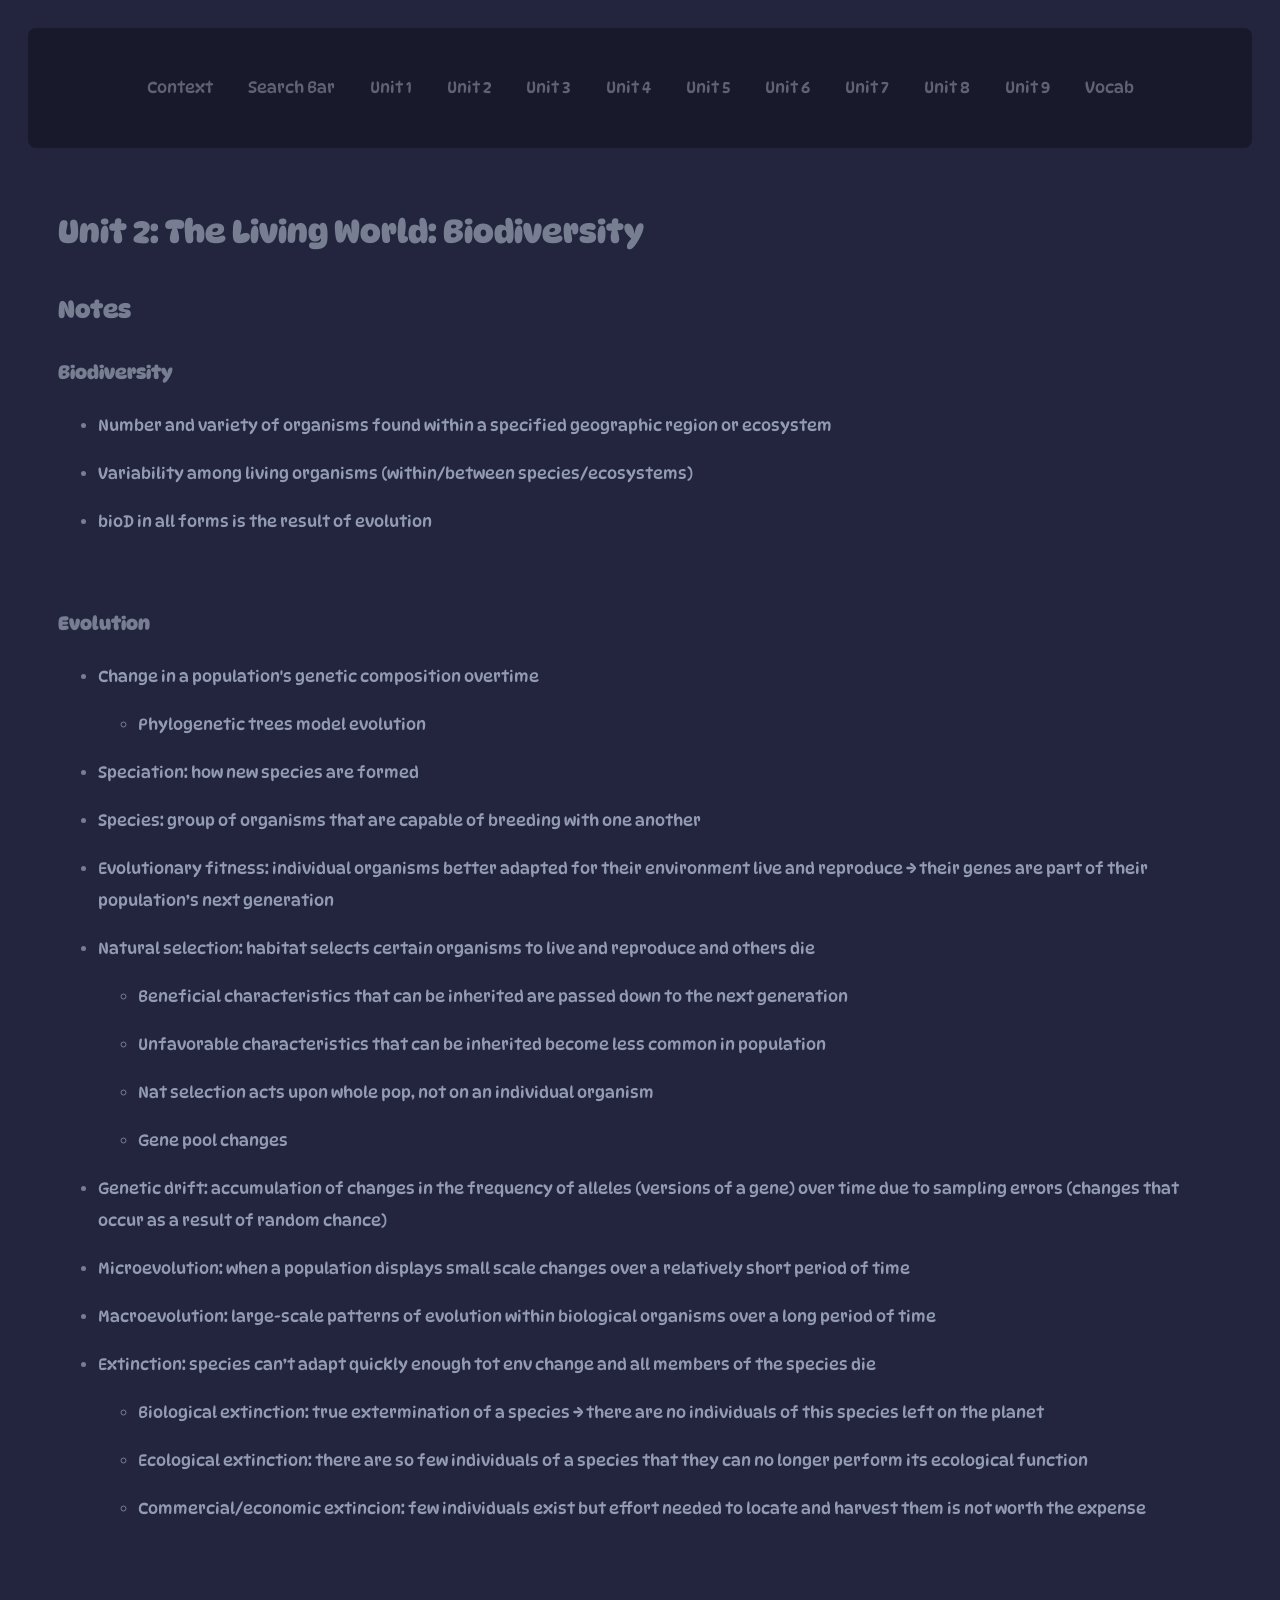
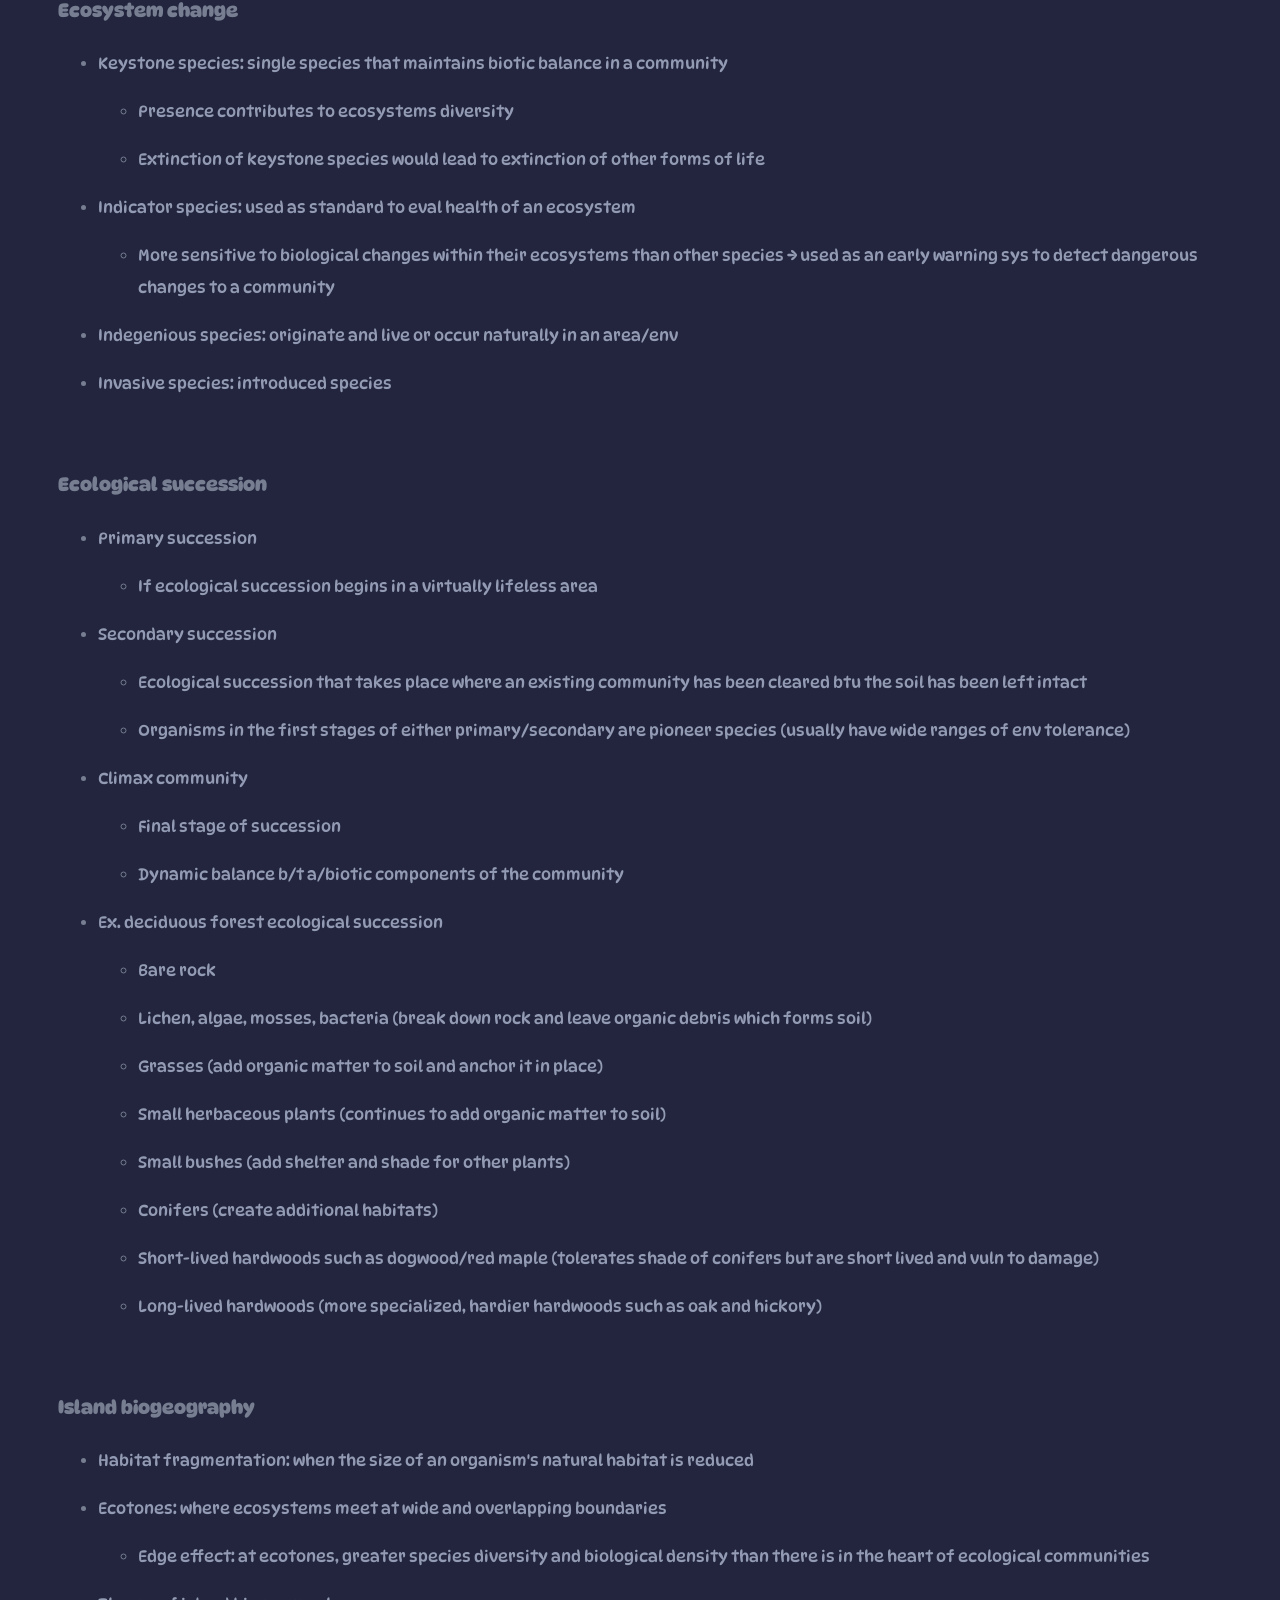
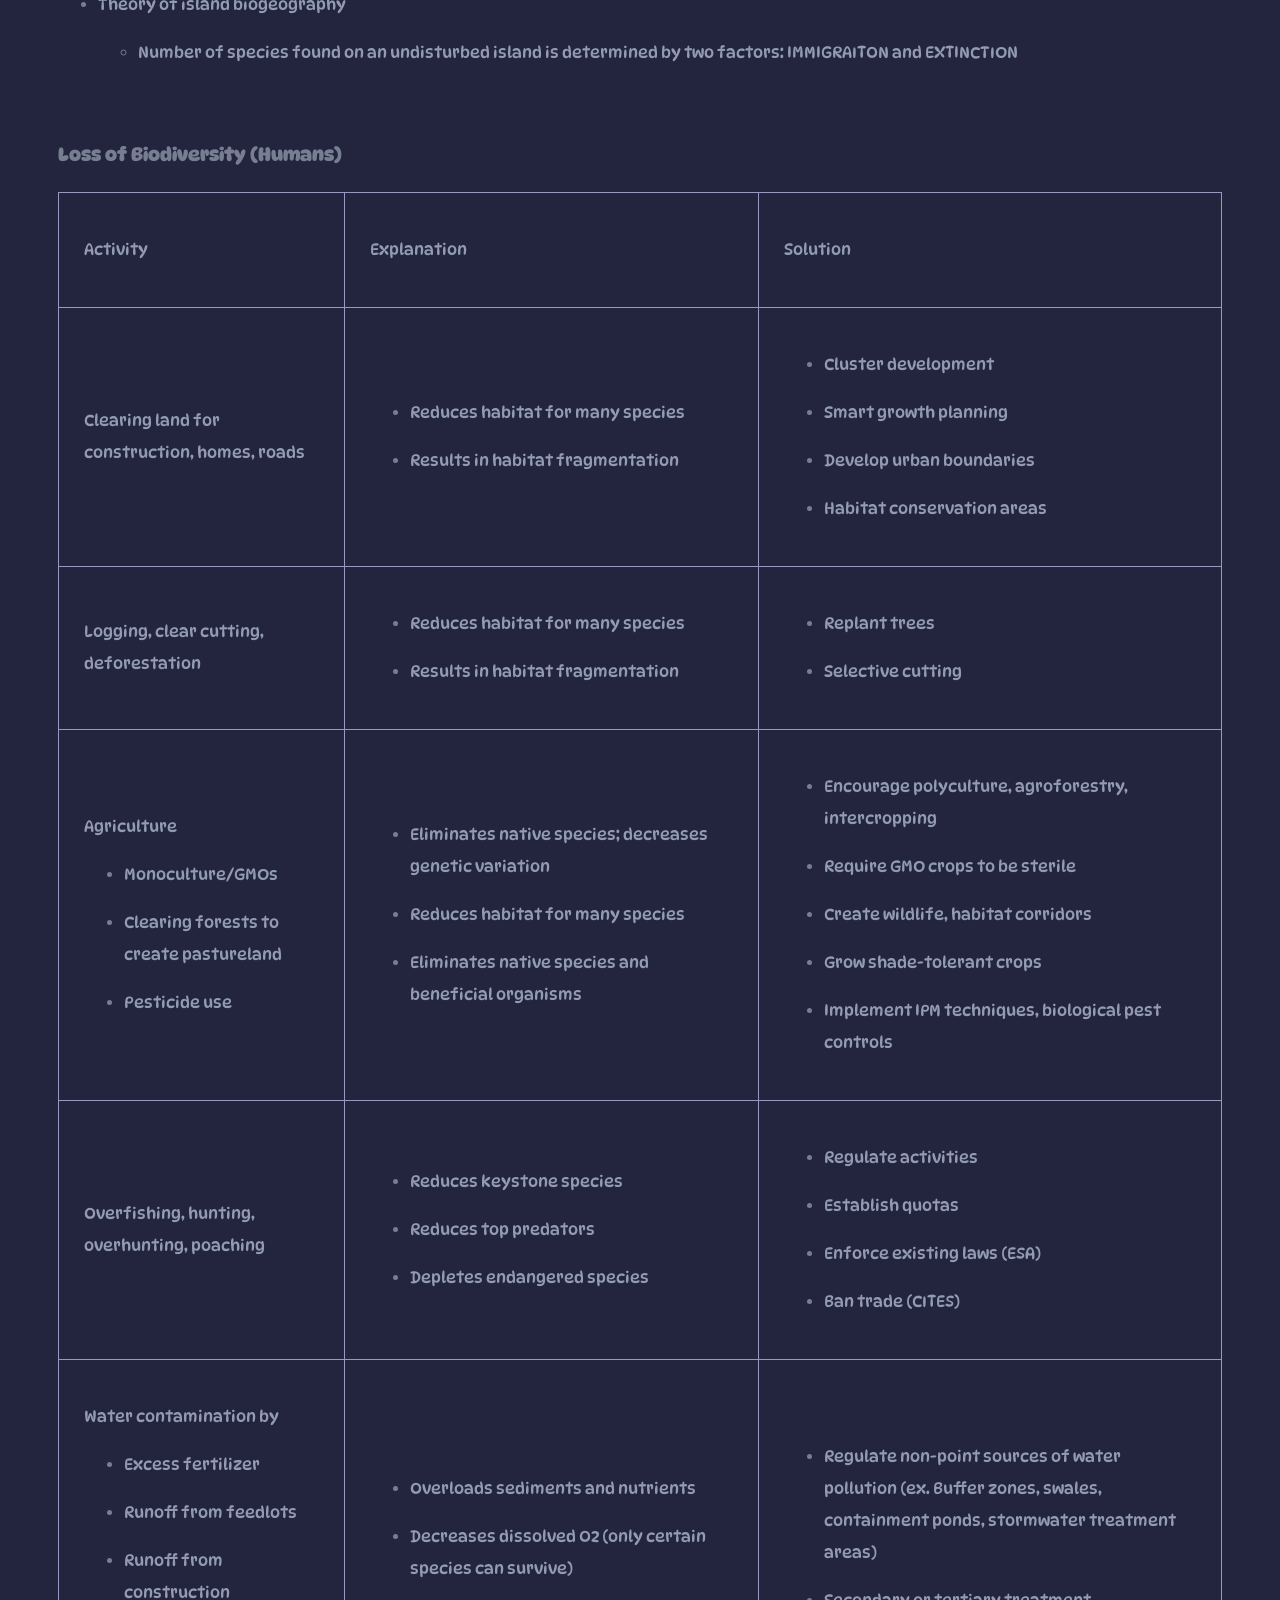
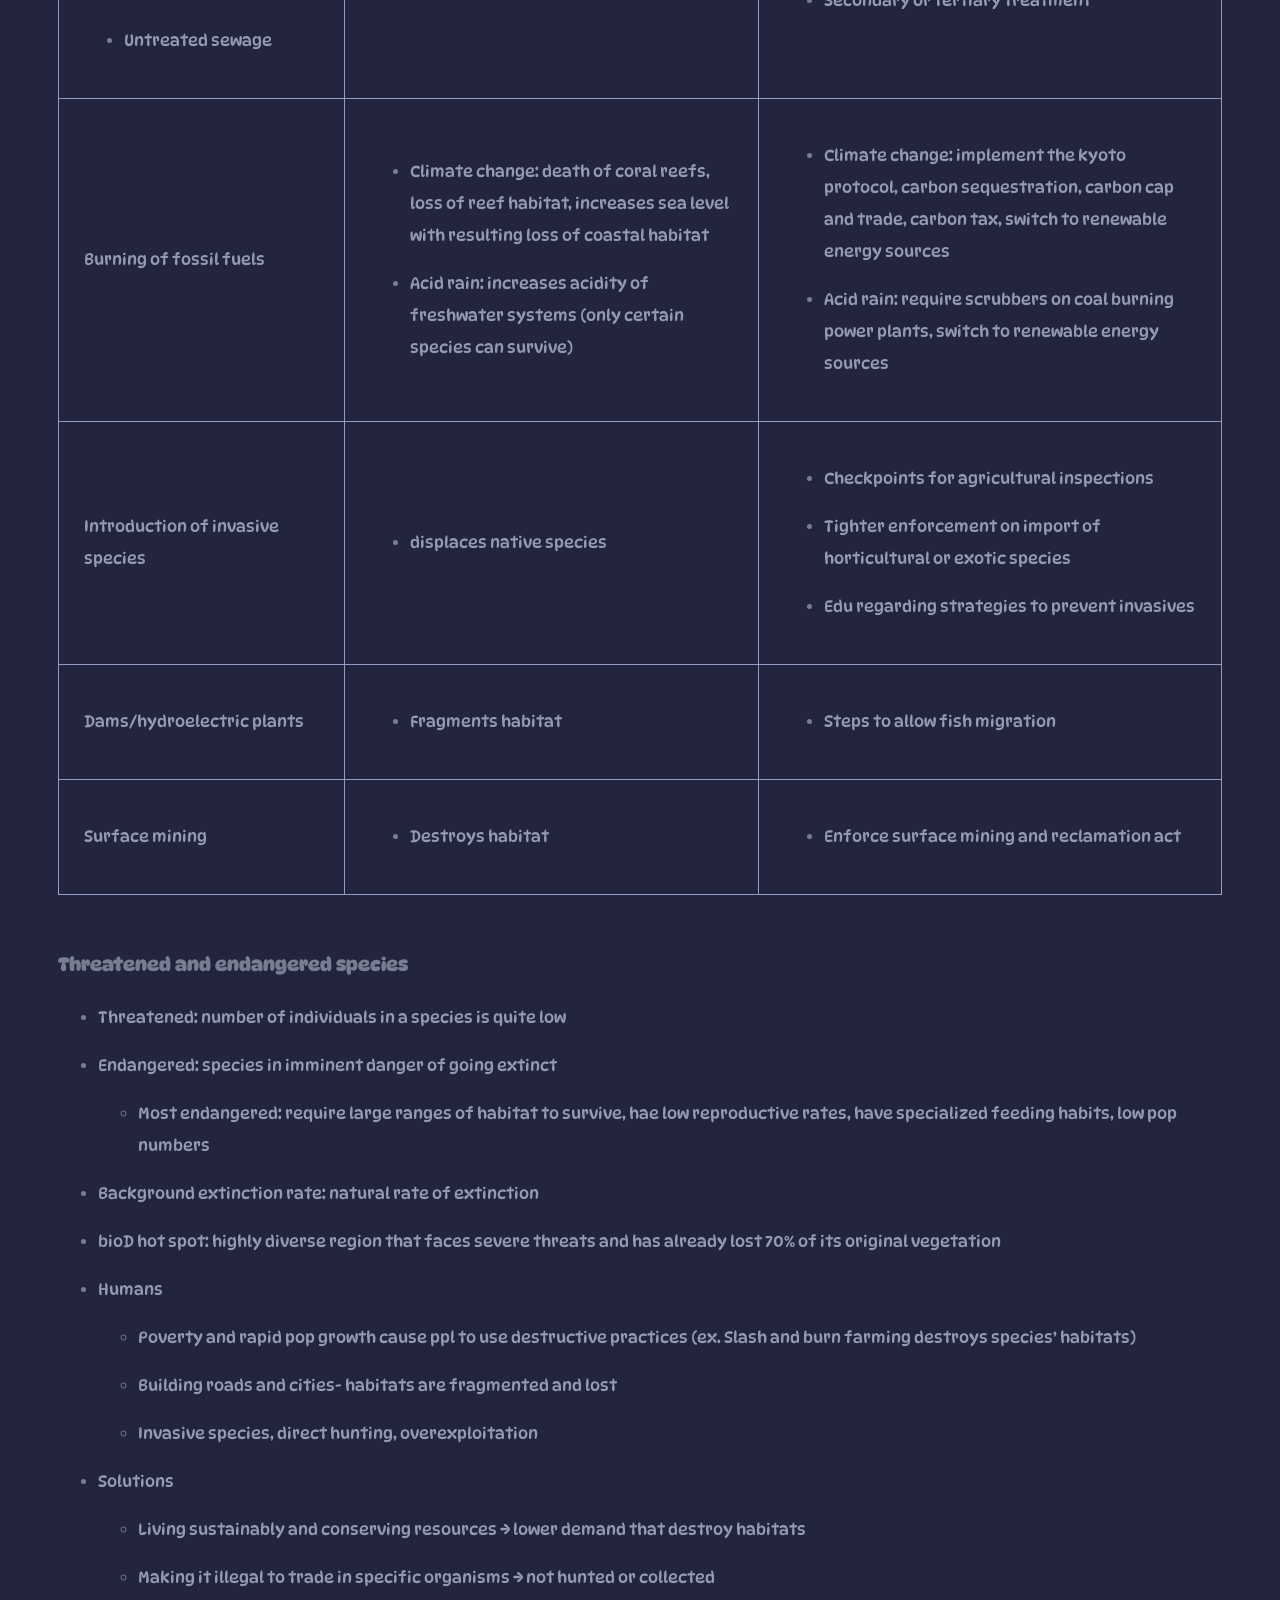
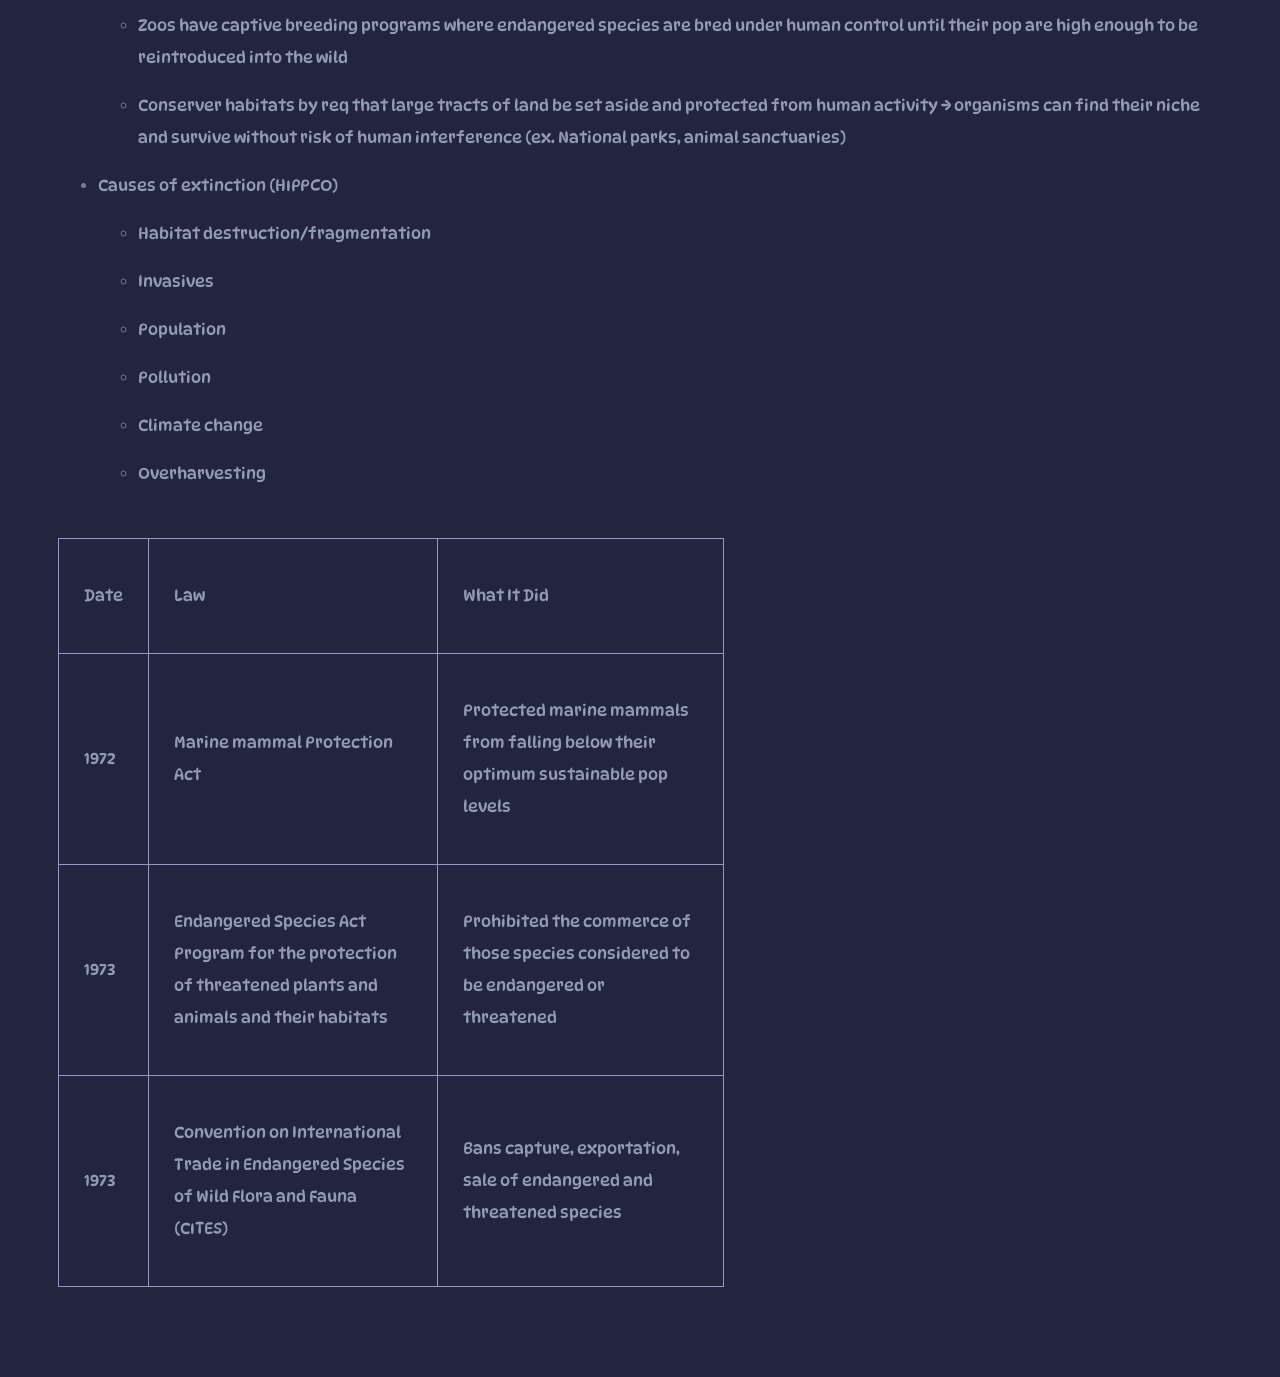
<file: unit2.html>
<!DOCTYPE html>
<html>
	<head>
		<link rel="stylesheet" href="main.css">
		<meta charset="UTF-8" />
        <meta name="viewport" content="width=device-width, initial-scale=1.0" />
    	<title>Review 2</title>
		        <link rel="preconnect" href="https://fonts.googleapis.com">
        <link rel="preconnect" href="https://fonts.gstatic.com" crossorigin>
        <link href="https://fonts.googleapis.com/css2?family=DynaPuff:wght@400..700&display=swap" rel="stylesheet">
    </head>
    <body>
        <nav>
            <a href="./index.html">Context</a>
            <a href="./search.html">Search Bar</a>
            <a href="./unit1.html">Unit 1</a>
            <a href="./unit2.html">Unit 2</a>
            <a href="./unit3.html">Unit 3</a>
            <a href="./unit4.html">Unit 4</a>
            <a href="./unit5.html">Unit 5</a>
            <a href="./unit6.html">Unit 6</a>
            <a href="./unit7.html">Unit 7</a>
            <a href="./unit8.html">Unit 8</a>
            <a href="./unit9.html">Unit 9</a>
            <a href="./vocab.html">Vocab</a>
        </nav>
        <main>
            <h1 id="GIVEMESPACE">Unit 2: The Living World: Biodiversity</h1>
            <h2>Notes</h2>
            <h3><span>Biodiversity</span></h3>
                <ul>
                <li>
                    <p>Number and variety of organisms found
                    within a specified geographic region or ecosystem</p>
                </li>
                <li>
                    <p>Variability among living organisms
                    (within/between species/ecosystems)</p>
                </li>
                <li>
                    <p>bioD in all forms is the result of
                    evolution</p>
                </li>
                </ul><br>
            <h3>Evolution</h3>
                <ul>
                <li>
                    <p>Change in a population's genetic
                    composition overtime</p>
                </li>
                <ul>
                    <li>
                    <p>Phylogenetic trees model evolution
                    </p>
                    </li>
                </ul>
                <li>
                    <p>Speciation: how new species are formed
                    </p>
                </li>
                <li>
                    <p>Species: group of organisms that are
                    capable of breeding with one another</p>
                </li>
                <li>
                    <p>Evolutionary fitness: individual
                    organisms better adapted for their environment live and reproduce →
                    their genes are part of their population’s next generation</p>
                </li>
                <li>
                    <p>Natural selection: habitat selects
                    certain organisms to live and reproduce and others die</p>
                </li>
                <ul>
                    <li>
                    <p>Beneficial characteristics that can
                        be inherited are passed down to the next generation</p>
                    </li>
                    <li>
                    <p>Unfavorable characteristics that can
                        be inherited become less common in population</p>
                    </li>
                    <li>
                    <p>Nat selection acts upon whole pop,
                        not on an individual organism</p>
                    </li>
                    <li>
                    <p>Gene pool changes</p>
                    </li>
                </ul>
                <li>
                    <p>Genetic drift: accumulation of changes
                    in the frequency of alleles (versions of a gene) over time due to
                    sampling errors (changes that occur as a result of random chance)</p>
                </li>
                <li>
                    <p>Microevolution: when a population
                    displays small scale changes over a relatively short period of time
                    </p>
                </li>
                <li>
                    <p>Macroevolution: large-scale patterns of
                    evolution within biological organisms over a long period of time</p>
                </li>
                <li>
                    <p>Extinction: species can’t adapt quickly
                    enough tot env change and all members of the species die</p>
                </li>
                <ul>
                    <li>
                    <p>Biological extinction: true
                        extermination of a species → there are no individuals of this
                        species left on the planet</p>
                    </li>
                    <li>
                    <p>Ecological extinction: there are so
                        few individuals of a species that they can no longer perform its
                        ecological function</p>
                    </li>
                    <li>
                    <p>Commercial/economic extincion: few
                        individuals exist but effort needed to locate and harvest them is
                        not worth the expense</p>
                    </li>
                </ul>
                </ul><br>
            <h3>Ecosystem change</h3>
                <ul>
                <li>
                    <p>Keystone species: single species that
                    maintains biotic balance in a community</p>
                </li>
                <ul>
                    <li>
                    <p>Presence contributes to ecosystems
                        diversity</p>
                    </li>
                    <li>
                    <p>Extinction of keystone species would
                        lead to extinction of other forms of life</p>
                    </li>
                </ul>
                <li>
                    <p>Indicator species: used as standard to
                    eval health of an ecosystem</p>
                </li>
                <ul>
                    <li>
                    <p>More sensitive to biological changes
                        within their ecosystems than other species → used as an early
                        warning sys to detect dangerous changes to a community</p>
                    </li>
                </ul>
                <li>
                    <p>Indegenious species: originate and live
                    or occur naturally in an area/env</p>
                </li>
                <li>
                    <p>Invasive species: introduced species
                    </p>
                </li>
                </ul><br>
            <h3>Ecological succession</h3>
                <ul>
                <li>
                    <p>Primary succession</p>
                </li>
                <ul>
                    <li>
                    <p>If ecological succession begins in a
                        virtually lifeless area</p>
                    </li>
                </ul>
                <li>
                    <p>Secondary succession</p>
                </li>
                <ul>
                    <li>
                    <p>Ecological succession that takes
                        place where an existing community has been cleared btu the soil has
                        been left intact</p>
                    </li>
                    <li>
                    <p>Organisms in the first stages of
                        either primary/secondary are pioneer species (usually have wide
                        ranges of env tolerance)</p>
                    </li>
                </ul>
                <li>
                    <p>Climax community</p>
                </li>
                <ul>
                    <li>
                    <p>Final stage of succession</p>
                    </li>
                    <li>
                    <p>Dynamic balance b/t a/biotic
                        components of the community</p>
                    </li>
                </ul>
                <li>
                    <p>Ex. deciduous forest ecological
                    succession</p>
                </li>
                <ul>
                    <li>
                    <p>Bare rock</p>
                    </li>
                    <li>
                    <p>Lichen, algae, mosses, bacteria
                        (break down rock and leave organic debris which forms soil)</p>
                    </li>
                    <li>
                    <p>Grasses (add organic matter to soil
                        and anchor it in place)</p>
                    </li>
                    <li>
                    <p>Small herbaceous plants (continues to
                        add organic matter to soil)</p>
                    </li>
                    <li>
                    <p>Small bushes (add shelter and shade
                        for other plants)</p>
                    </li>
                    <li>
                    <p>Conifers (create additional habitats)
                    </p>
                    </li>
                    <li>
                    <p>Short-lived hardwoods such as
                        dogwood/red maple (tolerates shade of conifers but are short lived
                        and vuln to damage)</p>
                    </li>
                    <li>
                    <p>Long-lived hardwoods (more
                        specialized, hardier hardwoods such as oak and hickory)</p>
                    </li>
                </ul>
                </ul><br>
            <h3>Island biogeography</h3>
                <ul>
                <li>
                    <p>Habitat fragmentation: when the size of
                    an organism's natural habitat is reduced</p>
                </li>
                <li>
                    <p>Ecotones: where ecosystems meet at wide
                    and overlapping boundaries</p>
                </li>
                <ul>
                    <li>
                    <p>Edge effect: at ecotones, greater
                        species diversity and biological density than there is in the heart
                        of ecological communities</p>
                    </li>
                </ul>
                <li>
                    <p>Theory of island biogeography</p>
                </li>
                <ul>
                    <li>
                    <p>Number of species found on an
                        undisturbed island is determined by two factors: IMMIGRAITON and
                        EXTINCTION</p>
                    </li>
                </ul>
                </ul><br>
            <h3>Loss of Biodiversity (Humans)</h3>
                <div align="left">
                <table>
                    <colgroup>
                    <col>
                    <col>
                    <col>
                    </colgroup>
                    <tbody>
                    <tr>
                        <td>
                        <p>Activity</p>
                        </td>
                        <td>
                        <p>Explanation</p>
                        </td>
                        <td>
                        <p>Solution</p>
                        </td>
                    </tr>
                    <tr>
                        <td>
                        <p>Clearing land for construction, homes, roads</p>
                        </td>
                        <td>
                        <ul>
                            <li>
                            <p>Reduces habitat for many
                                species</p>
                            </li>
                            <li>
                            <p>Results in habitat
                                fragmentation</p>
                            </li>
                        </ul>
                        </td>
                        <td>
                        <ul>
                            <li>
                            <p>Cluster development</p>
                            </li>
                            <li>
                            <p>Smart growth planning</p>
                            </li>
                            <li>
                            <p>Develop urban boundaries</p>
                            </li>
                            <li>
                            <p>Habitat conservation areas
                            </p>
                            </li>
                        </ul>
                        </td>
                    </tr>
                    <tr>
                        <td>
                        <p>Logging, clear cutting, deforestation</p>
                        </td>
                        <td>
                        <ul>
                            <li>
                            <p>Reduces habitat for many
                                species</p>
                            </li>
                            <li>
                            <p>Results in habitat
                                fragmentation</p>
                            </li>
                        </ul>
                        </td>
                        <td>
                        <ul>
                            <li>
                            <p>Replant trees</p>
                            </li>
                            <li>
                            <p>Selective cutting</p>
                            </li>
                        </ul>
                        </td>
                    </tr>
                    <tr>
                        <td>
                        <p>Agriculture</p>
                        <ul>
                            <li>
                            <p>Monoculture/GMOs</p>
                            </li>
                            <li>
                            <p>Clearing forests to create
                                pastureland</p>
                            </li>
                            <li>
                            <p>Pesticide use</p>
                            </li>
                        </ul>
                        </td>
                        <td>
                        <ul>
                            <li>
                            <p>Eliminates native species;
                                decreases genetic variation</p>
                            </li>
                            <li>
                            <p>Reduces habitat for many
                                species</p>
                            </li>
                            <li>
                            <p>Eliminates native species and
                                beneficial organisms</p>
                            </li>
                        </ul>
                        </td>
                        <td>
                        <ul>
                            <li>
                            <p>Encourage polyculture,
                                agroforestry, intercropping</p>
                            </li>
                            <li>
                            <p>Require GMO crops to be
                                sterile</p>
                            </li>
                            <li>
                            <p>Create wildlife, habitat
                                corridors</p>
                            </li>
                            <li>
                            <p>Grow shade-tolerant crops</p>
                            </li>
                            <li>
                            <p>Implement IPM techniques,
                                biological pest controls</p>
                            </li>
                        </ul>
                        </td>
                    </tr>
                    <tr>
                        <td>
                        <p>Overfishing, hunting, overhunting, poaching</p>
                        </td>
                        <td>
                        <ul>
                            <li>
                            <p>Reduces keystone species</p>
                            </li>
                            <li>
                            <p>Reduces top predators</p>
                            </li>
                            <li>
                            <p>Depletes endangered species
                            </p>
                            </li>
                        </ul>
                        </td>
                        <td>
                        <ul>
                            <li>
                            <p>Regulate activities</p>
                            </li>
                            <li>
                            <p>Establish quotas</p>
                            </li>
                            <li>
                            <p>Enforce existing laws (ESA)
                            </p>
                            </li>
                            <li>
                            <p>Ban trade (CITES)</p>
                            </li>
                        </ul>
                        </td>
                    </tr>
                    <tr>
                        <td>
                        <p>Water contamination by</p>
                        <ul>
                            <li>
                            <p>Excess fertilizer</p>
                            </li>
                            <li>
                            <p>Runoff from feedlots</p>
                            </li>
                            <li>
                            <p>Runoff from construction</p>
                            </li>
                            <li>
                            <p>Untreated sewage</p>
                            </li>
                        </ul>
                        </td>
                        <td>
                        <ul>
                            <li>
                            <p>Overloads sediments and
                                nutrients</p>
                            </li>
                            <li>
                            <p>Decreases dissolved
                                O<span>2</span> (only certain species can survive)</p>
                            </li>
                        </ul>
                        </td>
                        <td>
                        <ul>
                            <li>
                            <p>Regulate non-point sources of
                                water pollution (ex. Buffer zones, swales, containment
                                ponds, stormwater treatment areas)</p>
                            </li>
                            <li>
                            <p>Secondary or tertiary
                                treatment</p>
                            </li>
                        </ul>
                        </td>
                    </tr>
                    <tr>
                        <td>
                        <p>Burning of fossil fuels</p>
                        </td>
                        <td>
                        <ul>
                            <li>
                            <p>Climate change: death of
                                coral reefs, loss of reef habitat, increases sea level with
                                resulting loss of coastal habitat</p>
                            </li>
                            <li>
                            <p>Acid rain: increases acidity
                                of freshwater systems (only certain species can survive)</p>
                            </li>
                        </ul>
                        </td>
                        <td>
                        <ul>
                            <li>
                            <p>Climate change: implement the
                                kyoto protocol, carbon sequestration, carbon cap and trade,
                                carbon tax, switch to renewable energy sources</p>
                            </li>
                            <li>
                            <p>Acid rain: require scrubbers
                                on coal burning power plants, switch to renewable energy
                                sources</p>
                            </li>
                        </ul>
                        </td>
                    </tr>
                    <tr>
                        <td>
                        <p>Introduction of invasive species</p>
                        </td>
                        <td>
                        <ul>
                            <li>
                            <p>displaces native species</p>
                            </li>
                        </ul>
                        </td>
                        <td>
                        <ul>
                            <li>
                            <p>Checkpoints for agricultural
                                inspections</p>
                            </li>
                            <li>
                            <p>Tighter enforcement on import
                                of horticultural or exotic species</p>
                            </li>
                            <li>
                            <p>Edu regarding strategies to
                                prevent invasives</p>
                            </li>
                        </ul>
                        </td>
                    </tr>
                    <tr>
                        <td>
                        <p>Dams/hydroelectric plants</p>
                        </td>
                        <td>
                        <ul>
                            <li>
                            <p>Fragments habitat</p>
                            </li>
                        </ul>
                        </td>
                        <td>
                        <ul>
                            <li>
                            <p>Steps to allow fish migration
                            </p>
                            </li>
                        </ul>
                        </td>
                    </tr>
                    <tr>
                        <td>
                        <p>Surface mining</p>
                        </td>
                        <td>
                        <ul>
                            <li>
                            <p>Destroys habitat</p>
                            </li>
                        </ul>
                        </td>
                        <td>
                        <ul>
                            <li>
                            <p>Enforce surface mining and
                                reclamation act</p>
                            </li>
                        </ul>
                        </td>
                    </tr>
                    </tbody>
                </table>
                </div><br>
            <h3>Threatened and endangered species</h3>
            <ul>
                <li>
                <p>Threatened: number of individuals in a
                    species is quite low</p>
                </li>
                <li>
                <p>Endangered: species in imminent danger of
                    going extinct</p>
                </li>
                <ul>
                <li>
                    <p>Most endangered: require large ranges
                    of habitat to survive, hae low reproductive rates, have specialized
                    feeding habits, low pop numbers</p>
                </li>
                </ul>
                <li>
                <p>Background extinction rate: natural rate
                    of extinction</p>
                </li>
                <li>
                <p>bioD hot spot: highly diverse region that
                    faces severe threats and has already lost 70% of its original vegetation
                </p>
                </li>
                <li>
                <p>Humans</p>
                </li>
                <ul>
                <li>
                    <p>Poverty and rapid pop growth cause ppl
                    to use destructive practices (ex. Slash and burn farming destroys
                    species’ habitats)</p>
                </li>
                <li>
                    <p>Building roads and cities- habitats are
                    fragmented and lost</p>
                </li>
                <li>
                    <p>Invasive species, direct hunting,
                    overexploitation</p>
                </li>
                </ul>
                <li>
                <p>Solutions</p>
                </li>
                <ul>
                <li>
                    <p>Living sustainably and conserving
                    resources → lower demand that destroy habitats</p>
                </li>
                <li>
                    <p>Making it illegal to trade in specific
                    organisms → not hunted or collected</p>
                </li>
                <li>
                    <p>Zoos have captive breeding programs
                    where endangered species are bred under human control until their pop
                    are high enough to be reintroduced into the wild</p>
                </li>
                <li>
                    <p>Conserver habitats by req that large
                    tracts of land be set aside and protected from human activity →
                    organisms can find their niche and survive without risk of human
                    interference (ex. National parks, animal sanctuaries)</p>
                </li>
                </ul>
                <li>
                <p>Causes of extinction (HIPPCO)</p>
                </li>
                <ul>
                <li>
                    <p>Habitat destruction/fragmentation</p>
                </li>
                <li>
                    <p>Invasives</p>
                </li>
                <li>
                    <p>Population</p>
                </li>
                <li>
                    <p>Pollution</p>
                </li>
                <li>
                    <p>Climate change</p>
                </li>
                <li>
                    <p>Overharvesting</p>
                </li>
                </ul>
            </ul><br>
            <div align="left">
                <table>
                <colgroup>
                    <col width="49">
                    <col width="289">
                    <col width="286">
                </colgroup>
                <tbody>
                    <tr>
                    <td>
                        <p>Date</p>
                    </td>
                    <td>
                        <p>Law</p>
                    </td>
                    <td>
                        <p>What It Did</p>
                    </td>
                    </tr>
                    <tr>
                    <td>
                        <p>1972</p>
                    </td>
                    <td>
                        <p>Marine mammal Protection Act</p>
                    </td>
                    <td>
                        <p>Protected marine mammals from falling below their
                        optimum sustainable pop levels</p>
                    </td>
                    </tr>
                    <tr>
                    <td>
                        <p>1973</p>
                    </td>
                    <td>
                        <p>Endangered Species Act Program for the protection of
                        threatened plants and animals and their habitats</p>
                    </td>
                    <td>
                        <p>Prohibited the commerce of those species considered to
                        be endangered or threatened</p>
                    </td>
                    </tr>
                    <tr>
                    <td>
                        <p>1973</p>
                    </td>
                    <td>
                        <p>Convention on International Trade in Endangered Species
                        of Wild Flora and Fauna (CITES)</p>
                    </td>
                    <td>
                        <p>Bans capture, exportation, sale of endangered and
                        threatened species</p>
                    </td>
                    </tr>
                </tbody>
                </table>
            </div><br>

        </main>
        <script src="script.js" defer></script>
    </body>
</file>
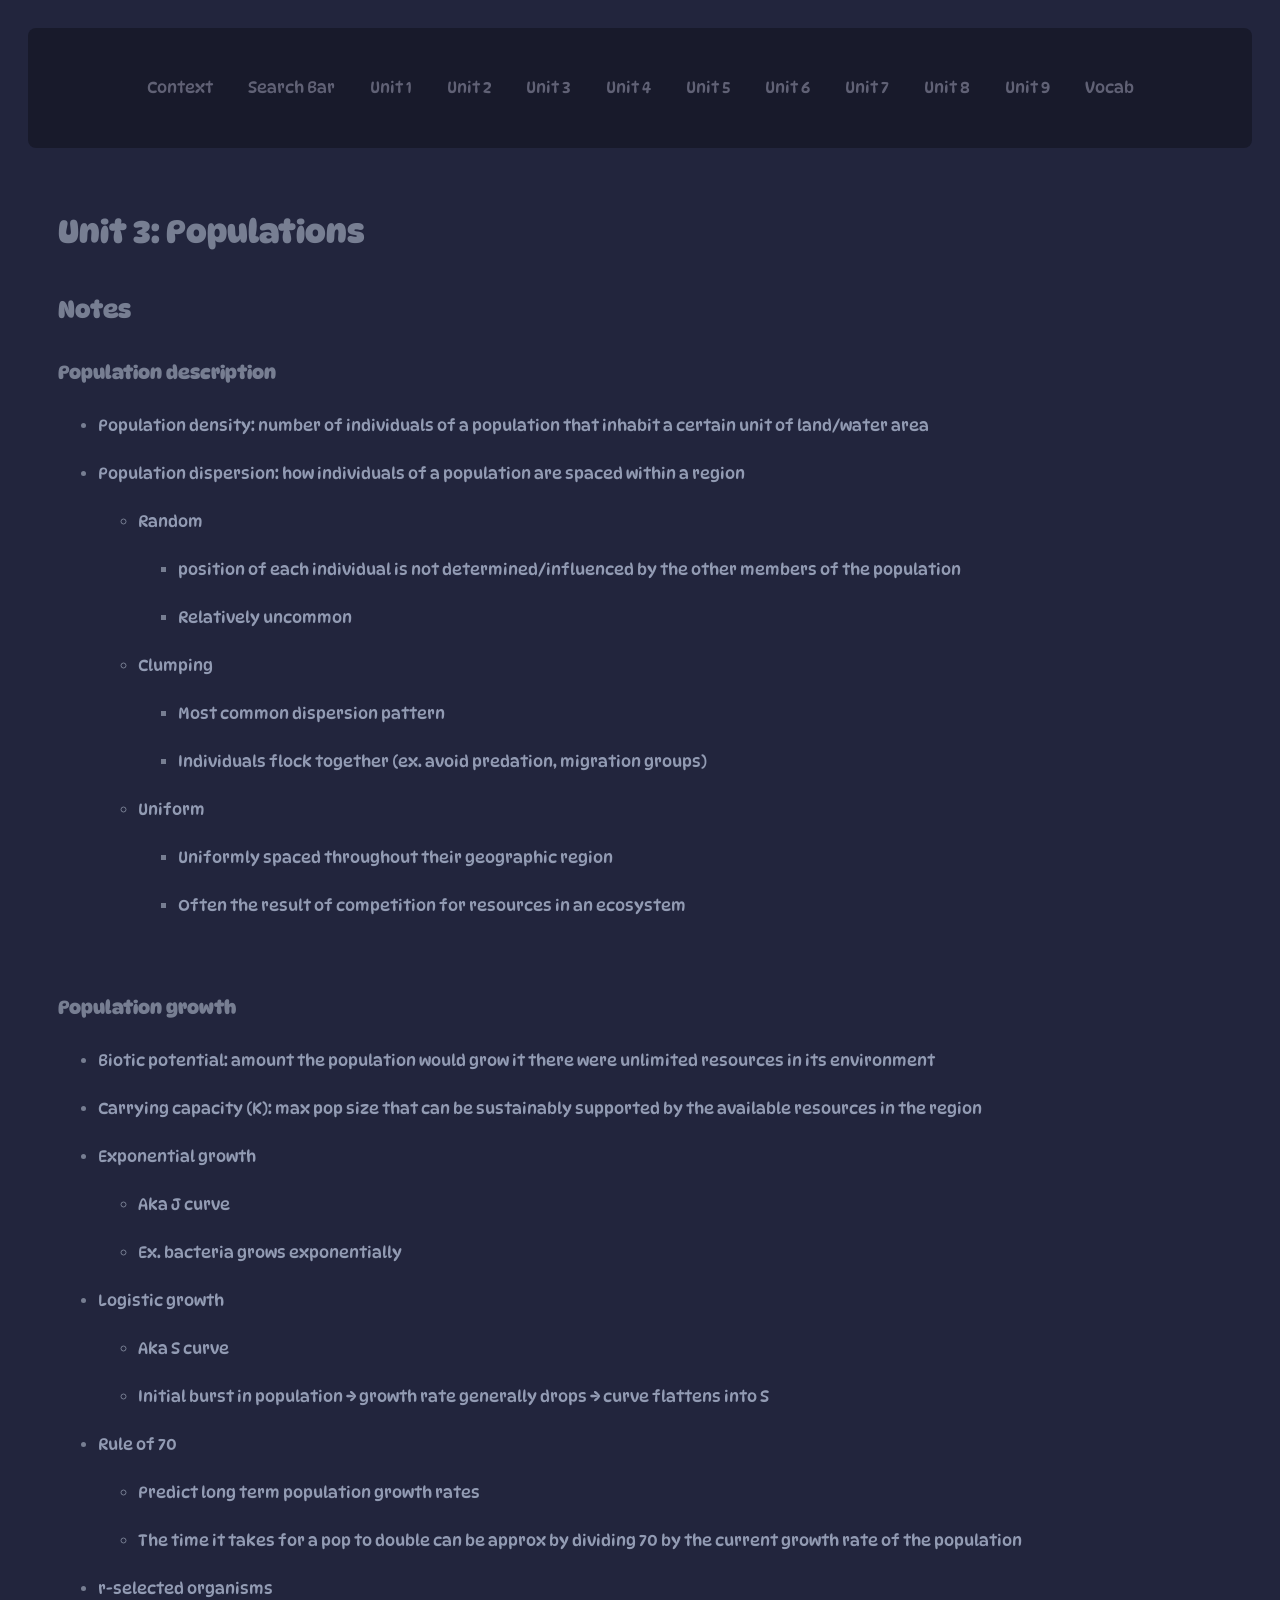
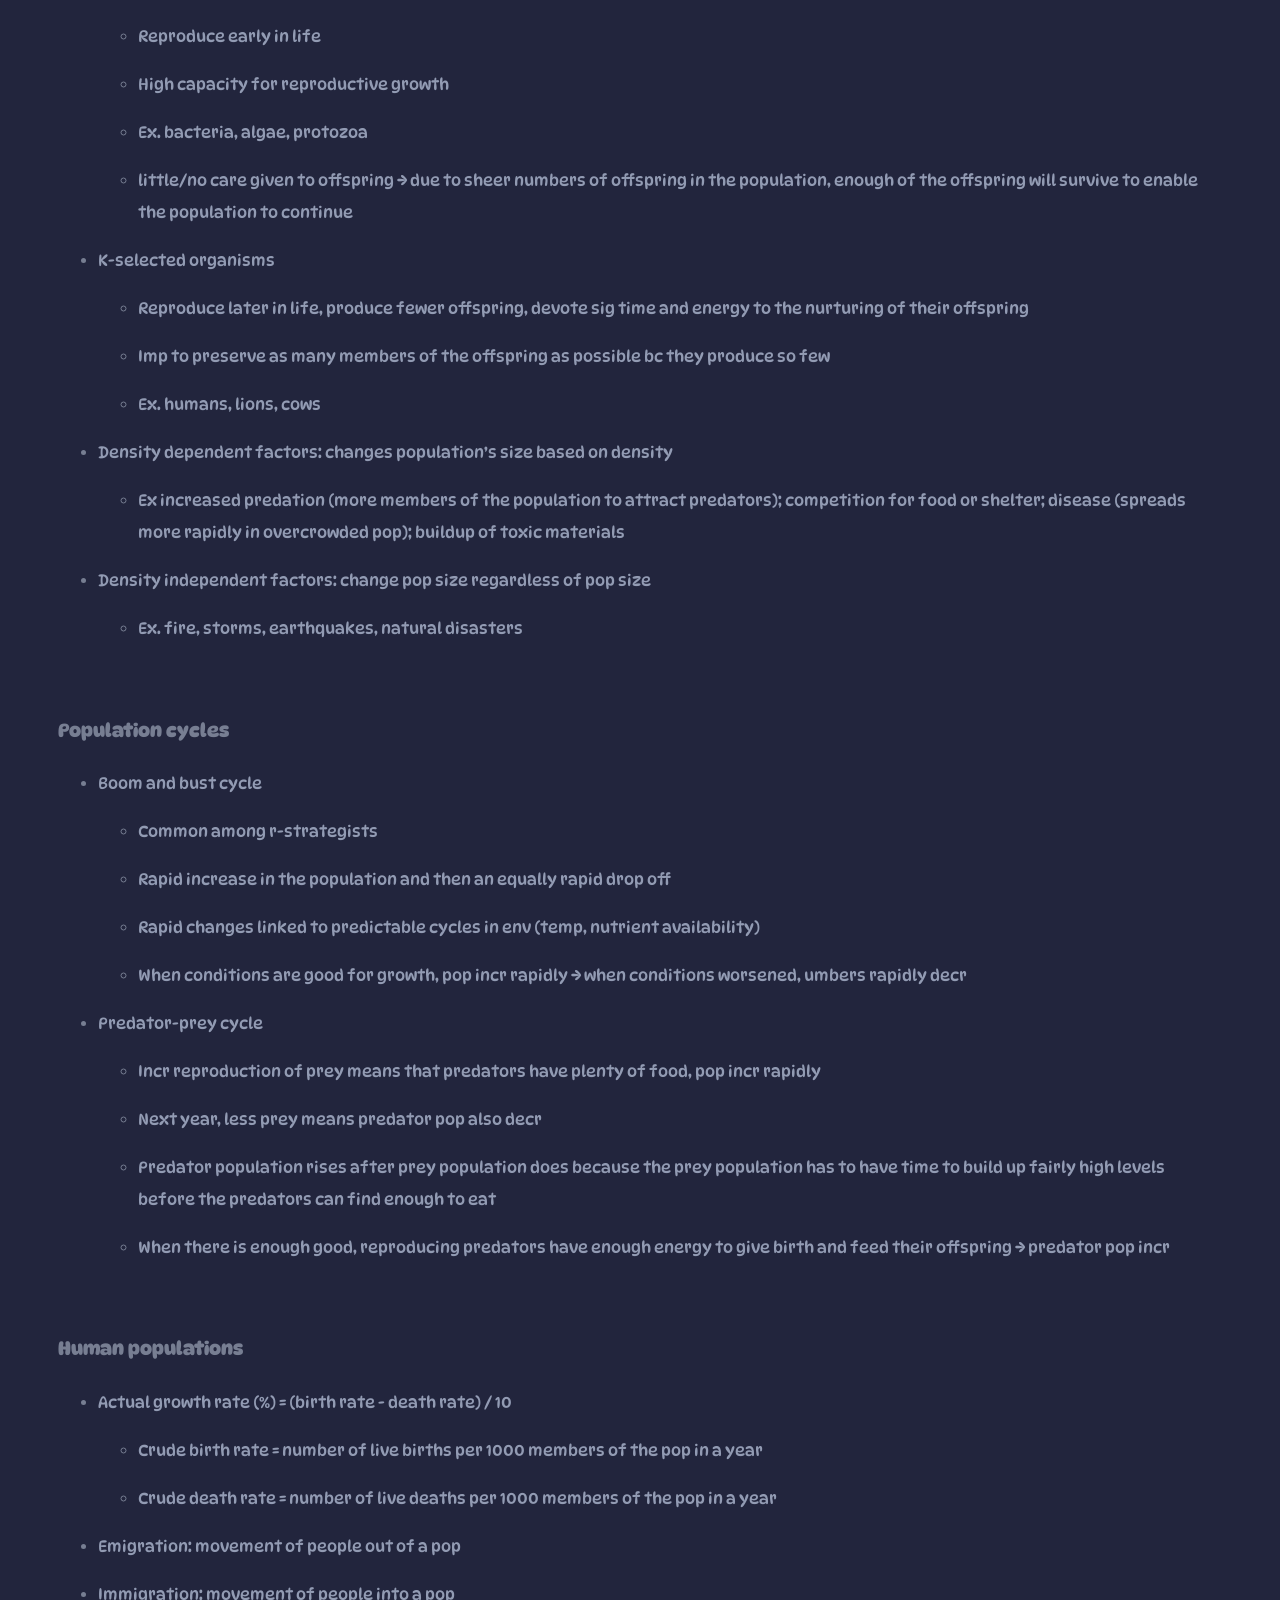
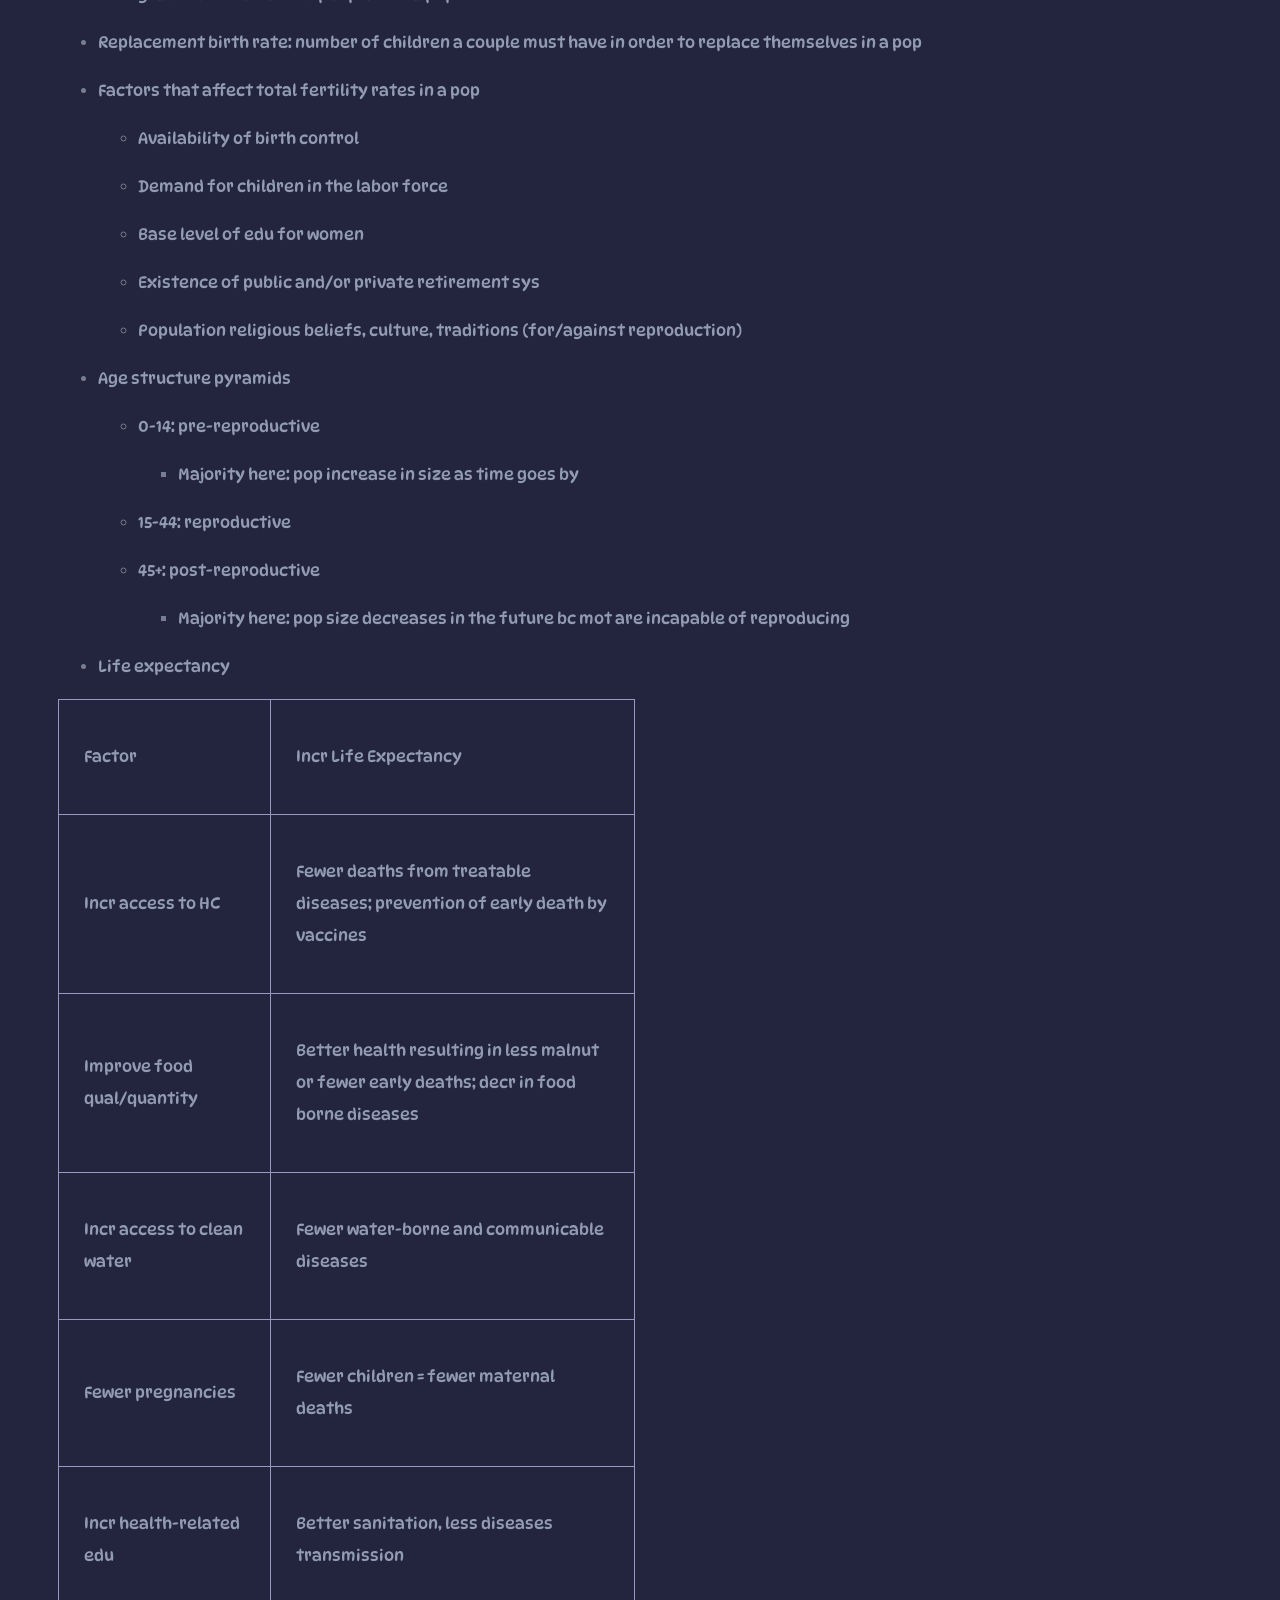
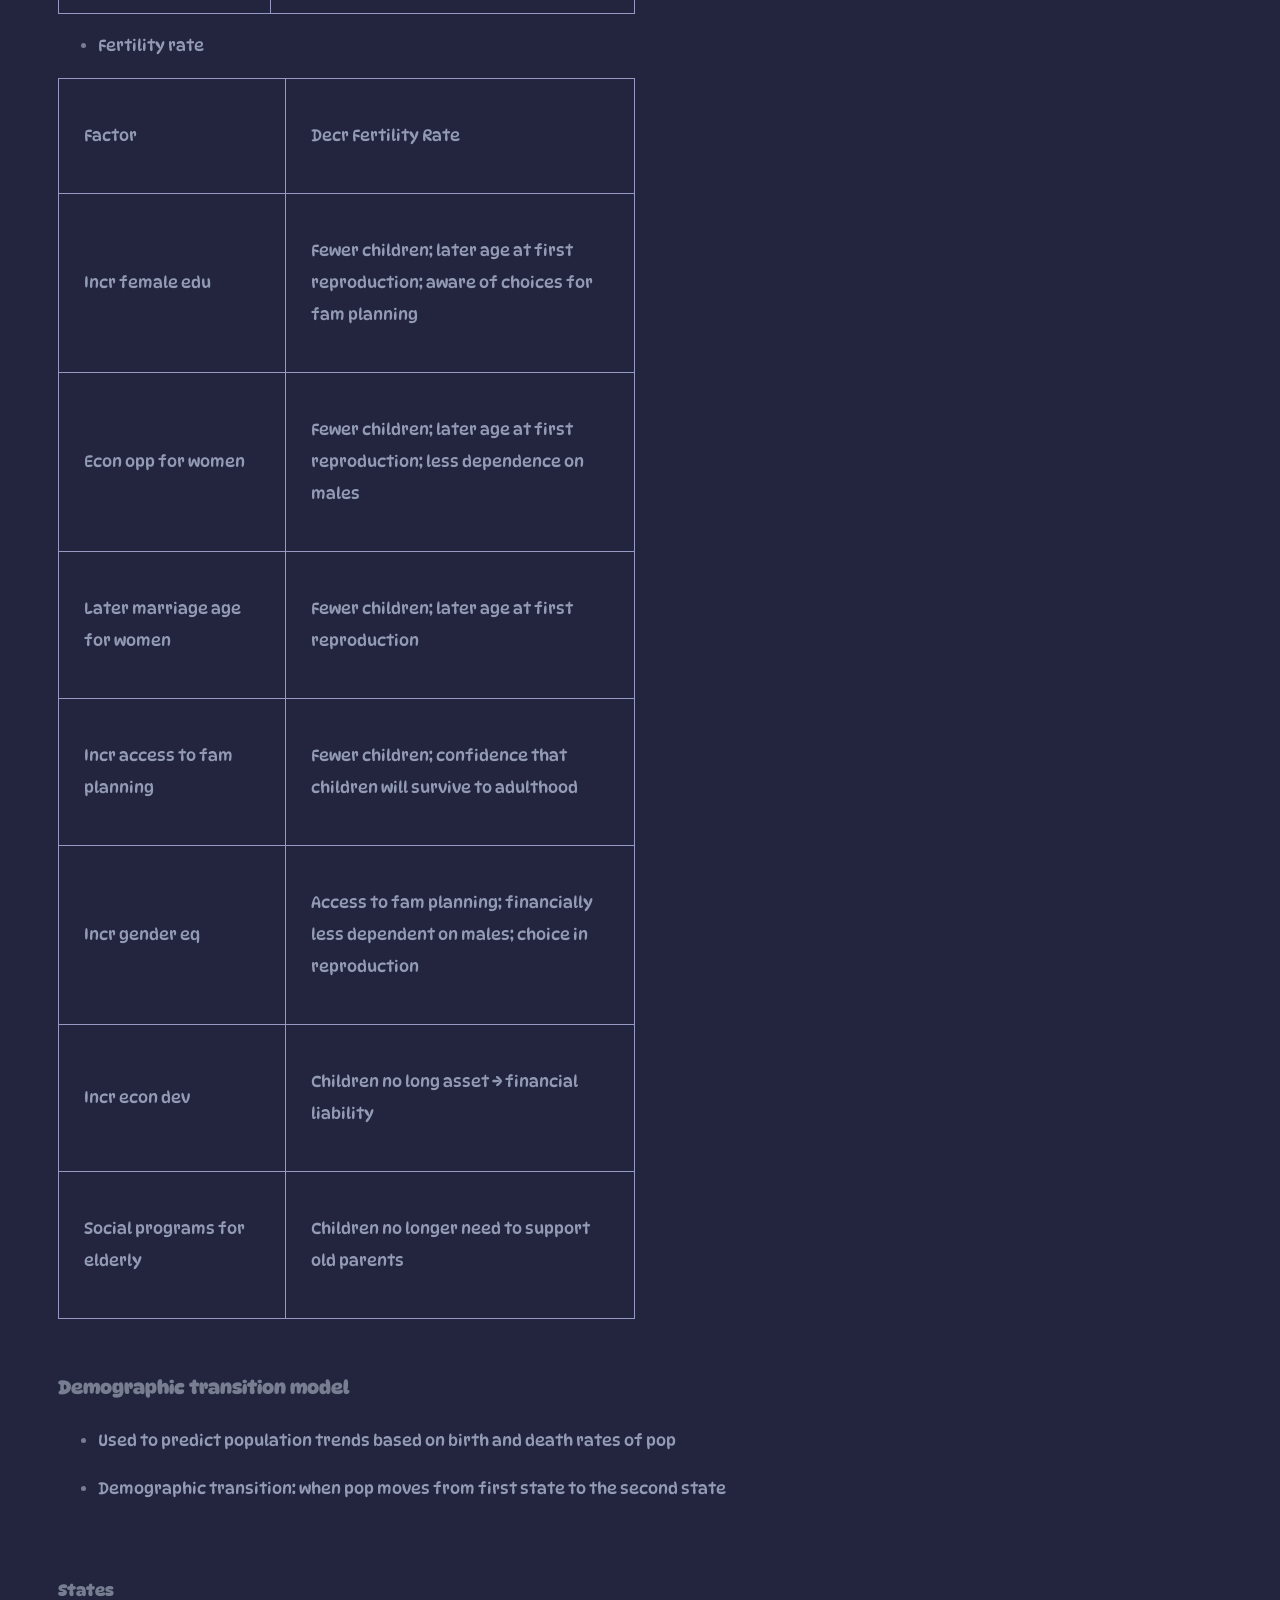
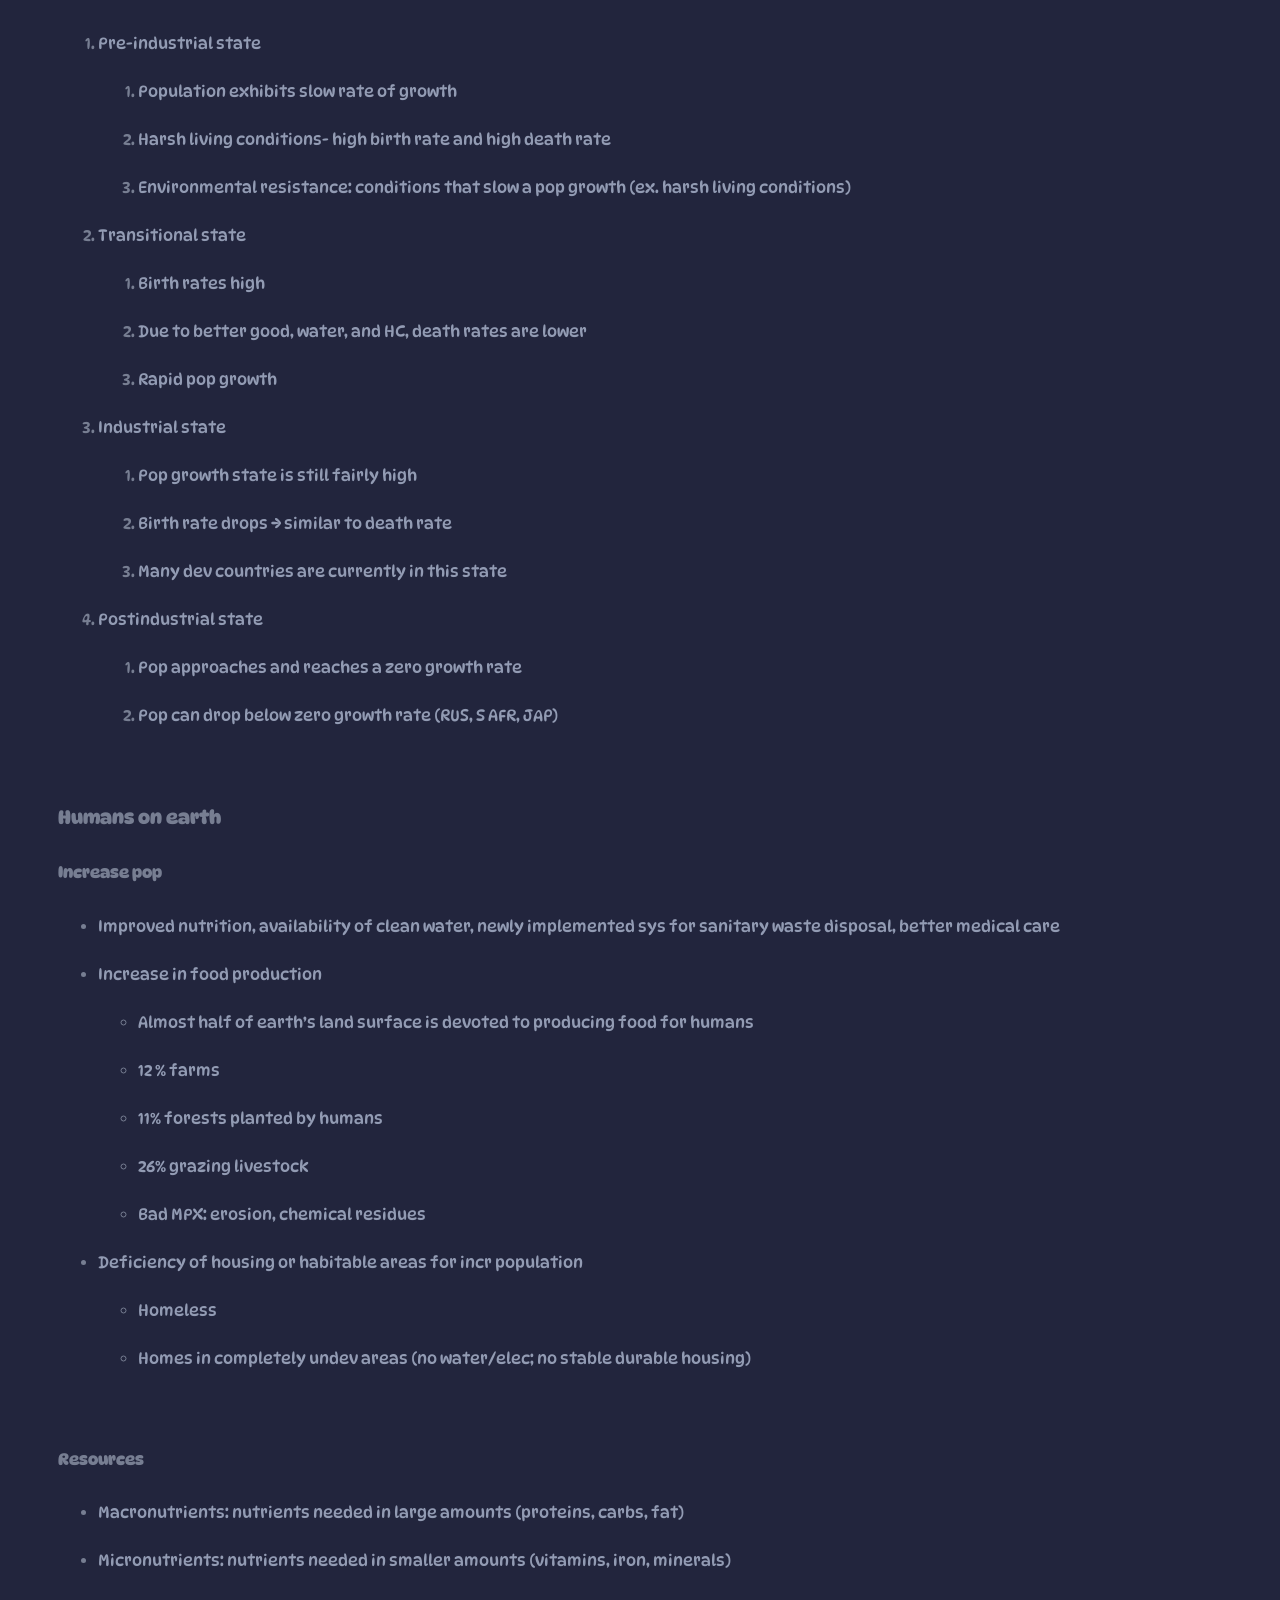
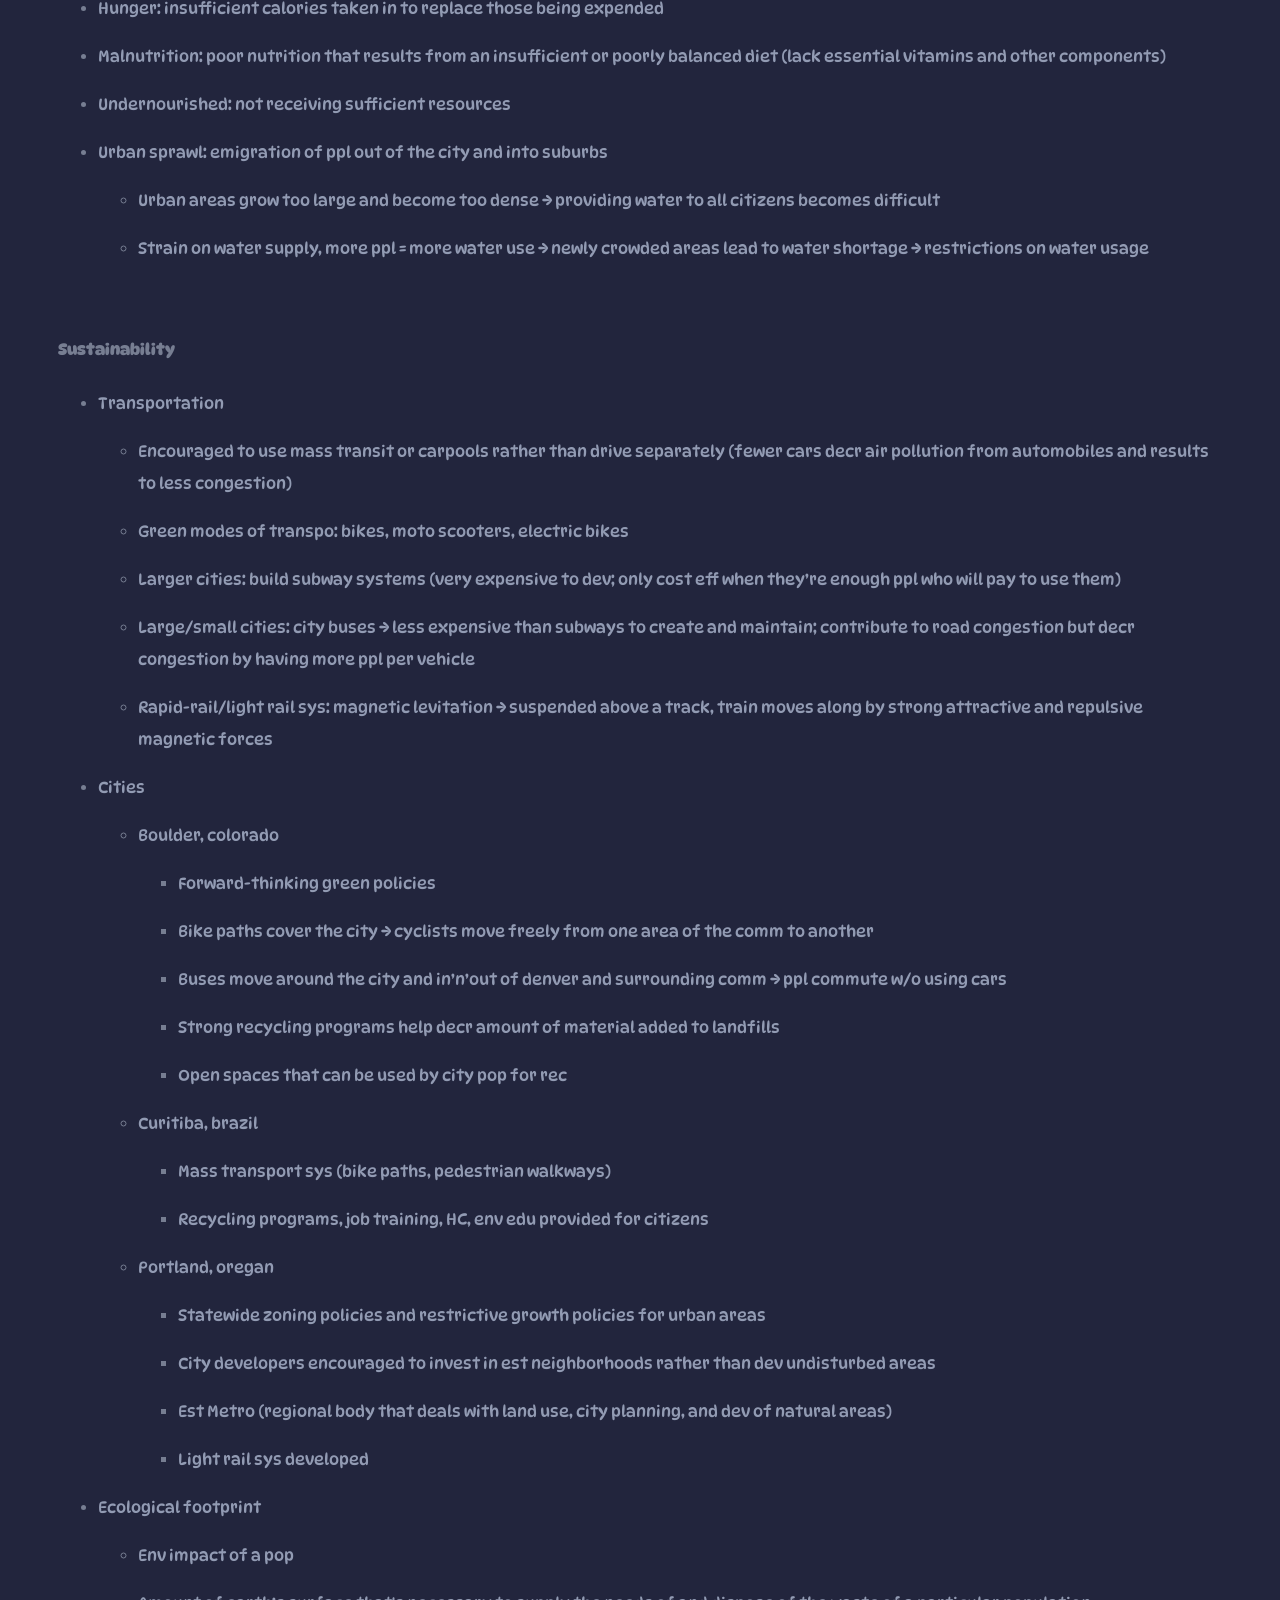
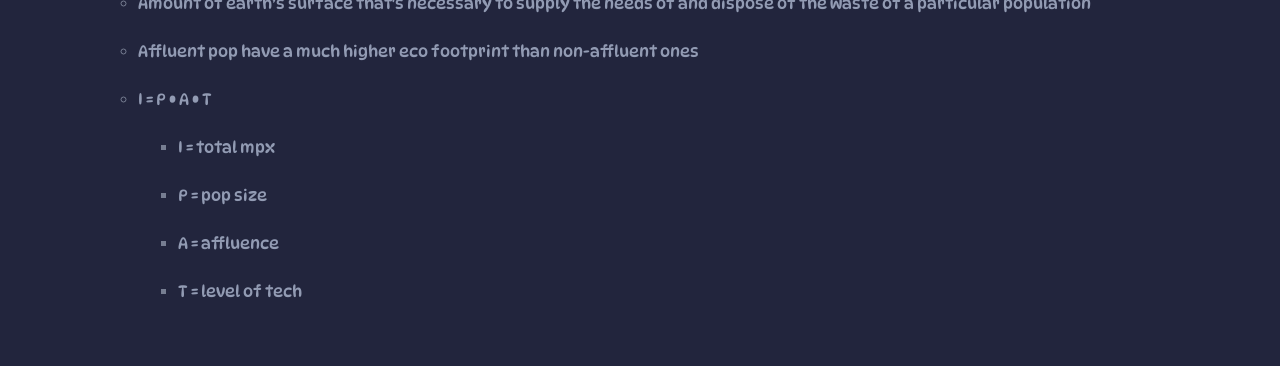
<file: unit3.html>
<!DOCTYPE html>
<html>
	<head>
		<link rel="stylesheet" href="main.css">
		<meta charset="UTF-8" />
        <meta name="viewport" content="width=device-width, initial-scale=1.0" />
    	<title>Review 3</title>
		        <link rel="preconnect" href="https://fonts.googleapis.com">
        <link rel="preconnect" href="https://fonts.gstatic.com" crossorigin>
        <link href="https://fonts.googleapis.com/css2?family=DynaPuff:wght@400..700&display=swap" rel="stylesheet">
    </head>
    <body>
        <nav>
            <a href="./index.html">Context</a>
            <a href="./search.html">Search Bar</a>
            <a href="./unit1.html">Unit 1</a>
            <a href="./unit2.html">Unit 2</a>
            <a href="./unit3.html">Unit 3</a>
            <a href="./unit4.html">Unit 4</a>
            <a href="./unit5.html">Unit 5</a>
            <a href="./unit6.html">Unit 6</a>
            <a href="./unit7.html">Unit 7</a>
            <a href="./unit8.html">Unit 8</a>
            <a href="./unit9.html">Unit 9</a>
            <a href="./vocab.html">Vocab</a>
        </nav>
        <main>
            <h1 id="GIVEMESPACE">Unit 3: Populations</h1>
            <h2>Notes</h2>
            <h3><span>Population description</span></h3>
                <ul>
                <li>
                    <p>Population density: number of
                    individuals of a population that inhabit a certain unit of land/water
                    area</p>
                </li>
                <li>
                    <p>Population dispersion: how individuals
                    of a population are spaced within a region</p>
                </li>
                <ul>
                    <li>
                    <p>Random</p>
                    </li>
                    <ul>
                    <li>
                        <p>position of each individual is not
                        determined/influenced by the other members of the population</p>
                    </li>
                    <li>
                        <p>Relatively uncommon</p>
                    </li>
                    </ul>
                    <li>
                    <p>Clumping</p>
                    </li>
                    <ul>
                    <li>
                        <p>Most common dispersion pattern</p>
                    </li>
                    <li>
                        <p>Individuals flock together (ex.
                        avoid predation, migration groups)</p>
                    </li>
                    </ul>
                    <li>
                    <p>Uniform</p>
                    </li>
                    <ul>
                    <li>
                        <p>Uniformly spaced throughout their
                        geographic region</p>
                    </li>
                    <li>
                        <p>Often the result of competition for
                        resources in an ecosystem</p>
                    </li>
                    </ul>
                </ul>
                </ul><br>
            <h3>Population growth</h3>
                <ul>
                <li>
                    <p>Biotic potential: amount the population
                    would grow it there were unlimited resources in its environment</p>
                </li>
                <li>
                    <p>Carrying capacity (K): max pop size
                    that can be sustainably supported by the available resources in the
                    region</p>
                </li>
                <li>
                    <p>Exponential growth</p>
                </li>
                <ul>
                    <li>
                    <p>Aka J curve</p>
                    </li>
                    <li>
                    <p>Ex. bacteria grows exponentially</p>
                    </li>
                </ul>
                <li>
                    <p>Logistic growth</p>
                </li>
                <ul>
                    <li>
                    <p>Aka S curve</p>
                    </li>
                    <li>
                    <p>Initial burst in population → growth
                        rate generally drops → curve flattens into S</p>
                    </li>
                </ul>
                <li>
                    <p>Rule of 70</p>
                </li>
                <ul>
                    <li>
                    <p>Predict long term population growth
                        rates</p>
                    </li>
                    <li>
                    <p>The time it takes for a pop to double
                        can be approx by dividing 70 by the current growth rate of the
                        population</p>
                    </li>
                </ul>
                <li>
                    <p>r-selected organisms</p>
                </li>
                <ul>
                    <li>
                    <p>Reproduce early in life</p>
                    </li>
                    <li>
                    <p>High capacity for reproductive growth
                    </p>
                    </li>
                    <li>
                    <p>Ex. bacteria, algae, protozoa</p>
                    </li>
                    <li>
                    <p>little/no care given to offspring →
                        due to sheer numbers of offspring in the population, enough of the
                        offspring will survive to enable the population to continue</p>
                    </li>
                </ul>
                <li>
                    <p>K-selected organisms</p>
                </li>
                <ul>
                    <li>
                    <p>Reproduce later in life, produce
                        fewer offspring, devote sig time and energy to the nurturing of
                        their offspring</p>
                    </li>
                    <li>
                    <p>Imp to preserve as many members of
                        the offspring as possible bc they produce so few</p>
                    </li>
                    <li>
                    <p>Ex. humans, lions, cows</p>
                    </li>
                </ul>
                <li>
                    <p>Density dependent factors: changes
                    population’s size based on density</p>
                </li>
                <ul>
                    <li>
                    <p>Ex increased predation (more members
                        of the population to attract predators); competition for food or
                        shelter; disease (spreads more rapidly in overcrowded pop); buildup
                        of toxic materials</p>
                    </li>
                </ul>
                <li>
                    <p>Density independent factors: change pop
                    size regardless of pop size</p>
                </li>
                <ul>
                    <li>
                    <p>Ex. fire, storms, earthquakes,
                        natural disasters</p>
                    </li>
                </ul>
                </ul><br>
            <h3>Population cycles</h3>
                <ul>
                <li>
                    <p>Boom and bust cycle</p>
                </li>
                <ul>
                    <li>
                    <p>Common among r-strategists</p>
                    </li>
                    <li>
                    <p>Rapid increase in the population and
                        then an equally rapid drop off</p>
                    </li>
                    <li>
                    <p>Rapid changes linked to predictable
                        cycles in env (temp, nutrient availability)</p>
                    </li>
                    <li>
                    <p>When conditions are good for growth,
                        pop incr rapidly → when conditions worsened, umbers rapidly decr</p>
                    </li>
                </ul>
                <li>
                    <p>Predator-prey cycle</p>
                </li>
                <ul>
                    <li>
                    <p>Incr reproduction of prey means that
                        predators have plenty of food, pop incr rapidly</p>
                    </li>
                    <li>
                    <p>Next year, less prey means predator
                        pop also decr</p>
                    </li>
                    <li>
                    <p>Predator population rises after prey
                        population does because the prey population has to have time to
                        build up fairly high levels before the predators can find enough to
                        eat</p>
                    </li>
                    <li>
                    <p>When there is enough good,
                        reproducing predators have enough energy to give birth and feed
                        their offspring → predator pop incr</p>
                    </li>
                </ul>
                </ul><br>
            <h3>Human populations</h3>
                <ul>
                <li>
                    <p>Actual growth rate (%) = (birth rate -
                    death rate) / 10</p>
                </li>
                <ul>
                    <li>
                    <p>Crude birth rate = number of live
                        births per 1000 members of the pop in a year</p>
                    </li>
                    <li>
                    <p>Crude death rate = number of live
                        deaths per 1000 members of the pop in a year</p>
                    </li>
                </ul>
                <li>
                    <p>Emigration: movement of people out of a
                    pop</p>
                </li>
                <li>
                    <p>Immigration: movement of people into a
                    pop</p>
                </li>
                <li>
                    <p>Replacement birth rate: number of
                    children a couple must have in order to replace themselves in a pop
                    </p>
                </li>
                <li>
                    <p>Factors that affect total fertility
                    rates in a pop</p>
                </li>
                <ul>
                    <li>
                    <p>Availability of birth control</p>
                    </li>
                    <li>
                    <p>Demand for children in the labor
                        force</p>
                    </li>
                    <li>
                    <p>Base level of edu for women</p>
                    </li>
                    <li>
                    <p>Existence of public and/or private
                        retirement sys</p>
                    </li>
                    <li>
                    <p>Population religious beliefs,
                        culture, traditions (for/against reproduction)</p>
                    </li>
                </ul>
                <li>
                    <p>Age structure pyramids</p>
                </li>
                <ul>
                    <li>
                    <p>0-14: pre-reproductive</p>
                    </li>
                    <ul>
                    <li>
                        <p>Majority here: pop increase in size
                        as time goes by</p>
                    </li>
                    </ul>
                    <li>
                    <p>15-44: reproductive</p>
                    </li>
                    <li>
                    <p>45+: post-reproductive</p>
                    </li>
                    <ul>
                    <li>
                        <p>Majority here: pop size decreases
                        in the future bc mot are incapable of reproducing</p>
                    </li>
                    </ul>
                </ul>
                <li>
                    <p>Life expectancy</p>
                </li>
                </ul>
                <div align="left">
                <table>
                    <colgroup>
                    <col width="212">
                    <col width="364">
                    </colgroup>
                    <tbody>
                    <tr>
                        <td>
                        <p>Factor</p>
                        </td>
                        <td>
                        <p>Incr Life Expectancy</p>
                        </td>
                    </tr>
                    <tr>
                        <td>
                        <p>Incr access to HC</p>
                        </td>
                        <td>
                        <p>Fewer deaths from treatable diseases; prevention of
                            early death by vaccines</p>
                        </td>
                    </tr>
                    <tr>
                        <td>
                        <p>Improve food qual/quantity</p>
                        </td>
                        <td>
                        <p>Better health resulting in less malnut or fewer early
                            deaths; decr in food borne diseases</p>
                        </td>
                    </tr>
                    <tr>
                        <td>
                        <p>Incr access to clean water</p>
                        </td>
                        <td>
                        <p>Fewer water-borne and communicable diseases</p>
                        </td>
                    </tr>
                    <tr>
                        <td>
                        <p>Fewer pregnancies</p>
                        </td>
                        <td>
                        <p>Fewer children = fewer maternal deaths</p>
                        </td>
                    </tr>
                    <tr>
                        <td>
                        <p>Incr health-related edu</p>
                        </td>
                        <td>
                        <p>Better sanitation, less diseases transmission</p>
                        </td>
                    </tr>
                    </tbody>
                </table>
                </div>
                <ul>
                <li>
                    <p>Fertility rate</p>
                </li>
                </ul>
                <div align="left">
                <table>
                    <colgroup>
                    <col width="227">
                    <col width="349">
                    </colgroup>
                    <tbody>
                    <tr>
                        <td>
                        <p>Factor</p>
                        </td>
                        <td>
                        <p>Decr Fertility Rate</p>
                        </td>
                    </tr>
                    <tr>
                        <td>
                        <p>Incr female edu</p>
                        </td>
                        <td>
                        <p>Fewer children; later age at first reproduction;
                            aware of choices for fam planning</p>
                        </td>
                    </tr>
                    <tr>
                        <td>
                        <p>Econ opp for women</p>
                        </td>
                        <td>
                        <p>Fewer children; later age at first reproduction; less
                            dependence on males</p>
                        </td>
                    </tr>
                    <tr>
                        <td>
                        <p>Later marriage age for women</p>
                        </td>
                        <td>
                        <p>Fewer children; later age at first reproduction</p>
                        </td>
                    </tr>
                    <tr>
                        <td>
                        <p>Incr access to fam planning</p>
                        </td>
                        <td>
                        <p>Fewer children; confidence that children will survive
                            to adulthood</p>
                        </td>
                    </tr>
                    <tr>
                        <td>
                        <p>Incr gender eq</p>
                        </td>
                        <td>
                        <p>Access to fam planning; financially less dependent on
                            males; choice in reproduction</p>
                        </td>
                    </tr>
                    <tr>
                        <td>
                        <p>Incr econ dev</p>
                        </td>
                        <td>
                        <p>Children no long asset → financial liability</p>
                        </td>
                    </tr>
                    <tr>
                        <td>
                        <p>Social programs for elderly</p>
                        </td>
                        <td>
                        <p>Children no longer need to support old parents</p>
                        </td>
                    </tr>
                    </tbody>
                </table>
                </div><br>
            <h3>Demographic transition model</h3>
                <ul>
                <li>
                    <p>Used to predict population trends based
                    on birth and death rates of pop</p>
                </li>
                <li>
                    <p>Demographic transition: when pop moves
                    from first state to the second state</p>
                </li>
                </ul><br>
            <h4>States</h4>
                <ol>
                <li>
                    <p>Pre-industrial state</p>
                </li>
                <ol>
                    <li>
                    <p>Population exhibits slow rate of
                        growth</p>
                    </li>
                    <li>
                    <p>Harsh living conditions- high birth
                        rate and high death rate</p>
                    </li>
                    <li>
                    <p>Environmental resistance: conditions
                        that slow a pop growth (ex. harsh living conditions)</p>
                    </li>
                </ol>
                <li>
                    <p>Transitional state</p>
                </li>
                <ol>
                    <li>
                    <p>Birth rates high</p>
                    </li>
                    <li>
                    <p>Due to better good, water, and HC,
                        death rates are lower</p>
                    </li>
                    <li>
                    <p>Rapid pop growth</p>
                    </li>
                </ol>
                <li>
                    <p>Industrial state</p>
                </li>
                <ol>
                    <li>
                    <p>Pop growth state is still fairly high
                    </p>
                    </li>
                    <li>
                    <p>Birth rate drops → similar to death
                        rate</p>
                    </li>
                    <li>
                    <p>Many dev countries are currently in
                        this state</p>
                    </li>
                </ol>
                <li>
                    <p>Postindustrial state</p>
                </li>
                <ol>
                    <li>
                    <p>Pop approaches and reaches a zero
                        growth rate</p>
                    </li>
                    <li>
                    <p>Pop can drop below zero growth rate
                        (RUS, S AFR, JAP)</p>
                    </li>
                </ol>
                </ol><br>
            <h3>Humans on earth</h3>
            <h4>Increase pop</h4>
                <ul>
                <li>
                    <p>Improved nutrition, availability of
                    clean water, newly implemented sys for sanitary waste disposal, better
                    medical care</p>
                </li>
                <li>
                    <p>Increase in food production</p>
                </li>
                <ul>
                    <li>
                    <p>Almost half of earth’s land surface
                        is devoted to producing food for humans</p>
                    </li>
                    <li>
                    <p>12 % farms</p>
                    </li>
                    <li>
                    <p>11% forests planted by humans</p>
                    </li>
                    <li>
                    <p>26% grazing livestock</p>
                    </li>
                    <li>
                    <p>Bad MPX: erosion, chemical residues
                    </p>
                    </li>
                </ul>
                <li>
                    <p>Deficiency of housing or habitable
                    areas for incr population</p>
                </li>
                <ul>
                    <li>
                    <p>Homeless</p>
                    </li>
                    <li>
                    <p>Homes in completely undev areas (no
                        water/elec; no stable durable housing)</p>
                    </li>
                </ul>
                </ul><br>
            <h4>Resources</h4>
                <ul>
                <li>
                    <p>Macronutrients: nutrients needed in
                    large amounts (proteins, carbs, fat)</p>
                </li>
                <li>
                    <p>Micronutrients: nutrients needed in
                    smaller amounts (vitamins, iron, minerals)</p>
                </li>
                <li>
                    <p>Hunger: insufficient calories taken in
                    to replace those being expended</p>
                </li>
                <li>
                    <p>Malnutrition: poor nutrition that
                    results from an insufficient or poorly balanced diet (lack essential
                    vitamins and other components)</p>
                </li>
                <li>
                    <p>Undernourished: not receiving
                    sufficient resources</p>
                </li>
                <li>
                    <p>Urban sprawl: emigration of ppl out of
                    the city and into suburbs</p>
                </li>
                <ul>
                    <li>
                    <p>Urban areas grow too large and become
                        too dense → providing water to all citizens becomes difficult</p>
                    </li>
                    <li>
                    <p>Strain on water supply, more ppl =
                        more water use → newly crowded areas lead to water shortage →
                        restrictions on water usage</p>
                    </li>
                </ul>
                </ul><br>
            <h4>Sustainability</h4>
            <ul>
                <li>
                <p>Transportation</p>
                </li>
                <ul>
                <li>
                    <p>Encouraged to use mass transit or
                    carpools rather than drive separately (fewer cars decr air pollution
                    from automobiles and results to less congestion)</p>
                </li>
                <li>
                    <p>Green modes of transpo: bikes, moto
                    scooters, electric bikes</p>
                </li>
                <li>
                    <p>Larger cities: build subway systems
                    (very expensive to dev; only cost eff when they’re enough ppl who will
                    pay to use them)</p>
                </li>
                <li>
                    <p>Large/small cities: city buses → less
                    expensive than subways to create and maintain; contribute to road
                    congestion but decr congestion by having more ppl per vehicle</p>
                </li>
                <li>
                    <p>Rapid-rail/light rail sys: magnetic
                    levitation → suspended above a track, train moves along by strong
                    attractive and repulsive magnetic forces</p>
                </li>
                </ul>
                <li>
                <p>Cities</p>
                </li>
                <ul>
                <li>
                    <p>Boulder, colorado</p>
                </li>
                <ul>
                    <li>
                    <p>Forward-thinking green policies</p>
                    </li>
                    <li>
                    <p>Bike paths cover the city → cyclists
                        move freely from one area of the comm to another</p>
                    </li>
                    <li>
                    <p>Buses move around the city and
                        in’n’out of denver and surrounding comm → ppl commute w/o using cars
                    </p>
                    </li>
                    <li>
                    <p>Strong recycling programs help decr
                        amount of material added to landfills</p>
                    </li>
                    <li>
                    <p>Open spaces that can be used by city
                        pop for rec</p>
                    </li>
                </ul>
                <li>
                    <p>Curitiba, brazil</p>
                </li>
                <ul>
                    <li>
                    <p>Mass transport sys (bike paths,
                        pedestrian walkways)</p>
                    </li>
                    <li>
                    <p>Recycling programs, job training, HC,
                        env edu provided for citizens</p>
                    </li>
                </ul>
                <li>
                    <p>Portland, oregan</p>
                </li>
                <ul>
                    <li>
                    <p>Statewide zoning policies and
                        restrictive growth policies for urban areas</p>
                    </li>
                    <li>
                    <p>City developers encouraged to invest
                        in est neighborhoods rather than dev undisturbed areas</p>
                    </li>
                    <li>
                    <p>Est Metro (regional body that deals
                        with land use, city planning, and dev of natural areas)</p>
                    </li>
                    <li>
                    <p>Light rail sys developed</p>
                    </li>
                </ul>
                </ul>
                <li>
                <p>Ecological footprint</p>
                </li>
                <ul>
                <li>
                    <p>Env impact of a pop</p>
                </li>
                <li>
                    <p>Amount of earth’s surface that's
                    necessary to supply the needs of and dispose of the waste of a
                    particular population</p>
                </li>
                <li>
                    <p>Affluent pop have a much higher eco
                    footprint than non-affluent ones</p>
                </li>
                <li>
                    <p>I = P • A • T</p>
                </li>
                <ul>
                    <li>
                    <p>I = total mpx</p>
                    </li>
                    <li>
                    <p>P = pop size</p>
                    </li>
                    <li>
                    <p>A = affluence</p>
                    </li>
                    <li>
                    <p>T = level of tech</p>
                    </li>
                </ul>
                </ul>
            </ul>

        </main>
        <script src="script.js" defer></script>
    </body>
</file>
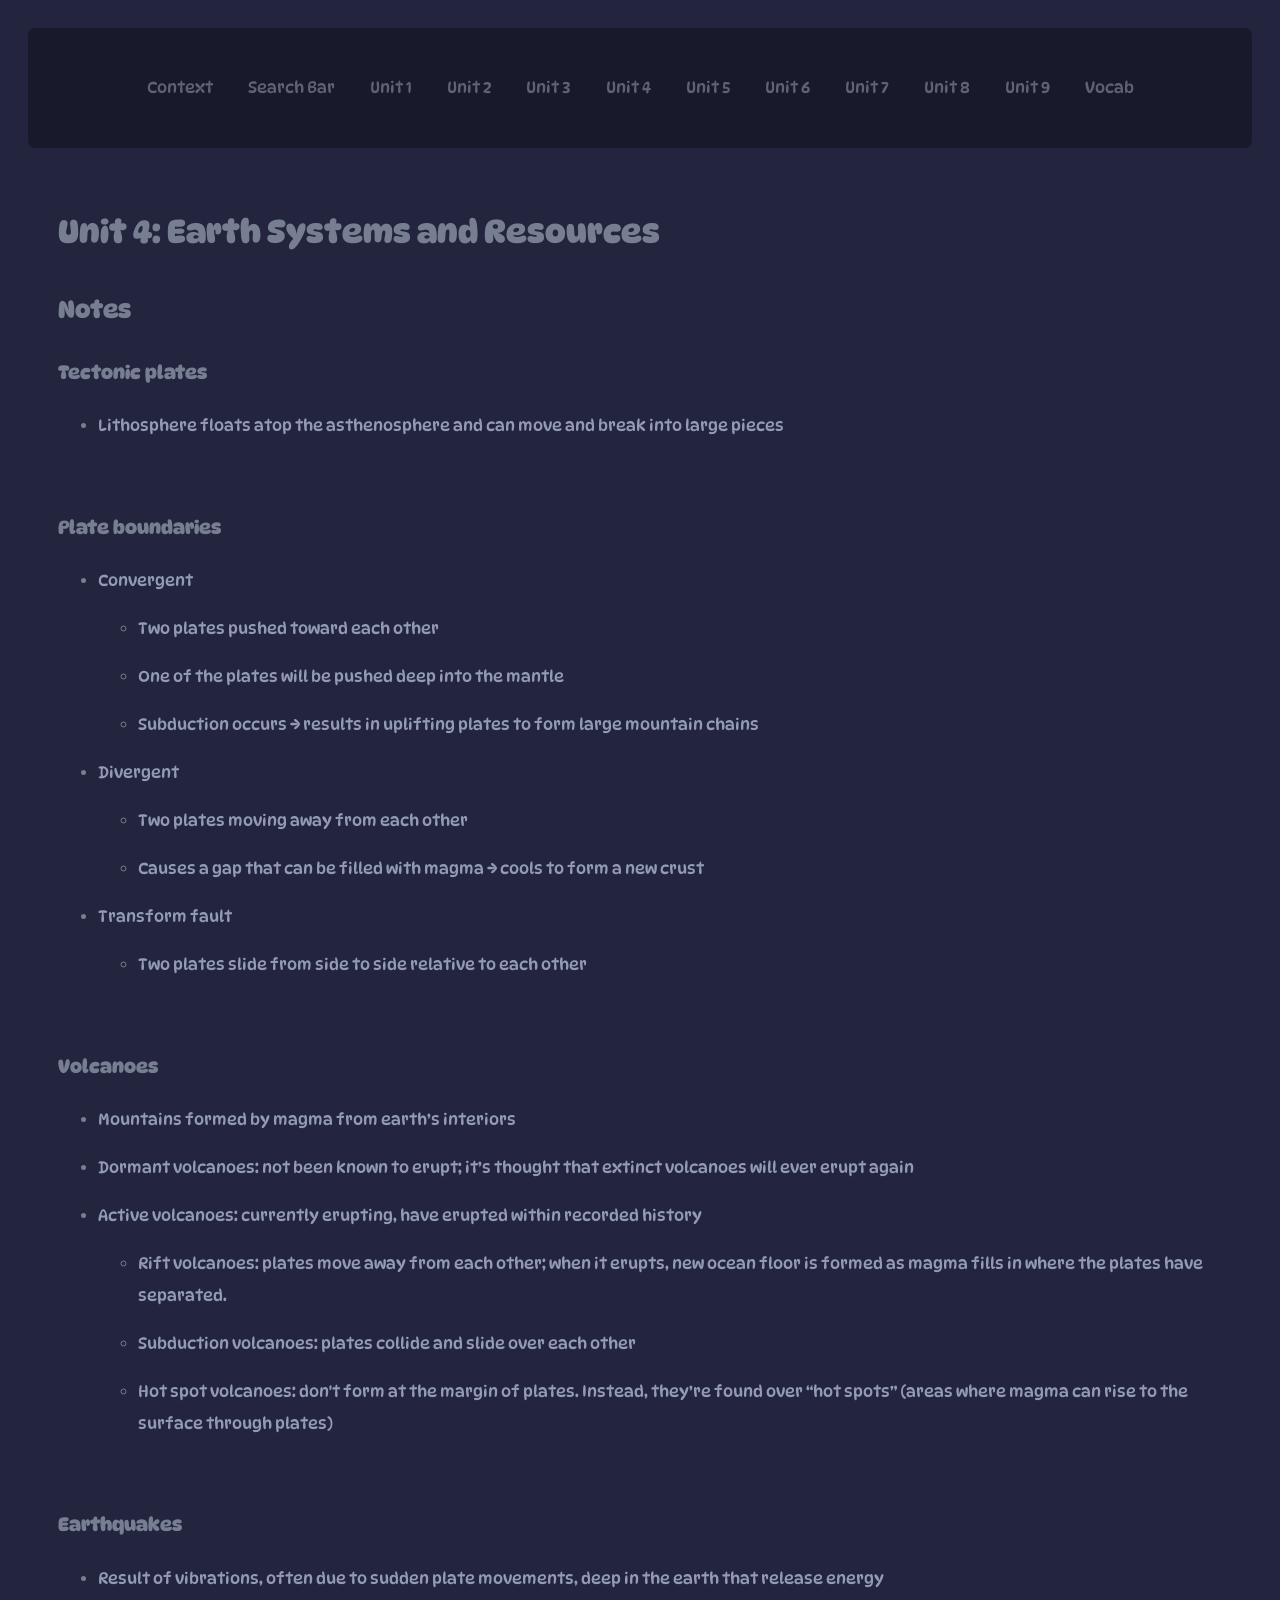
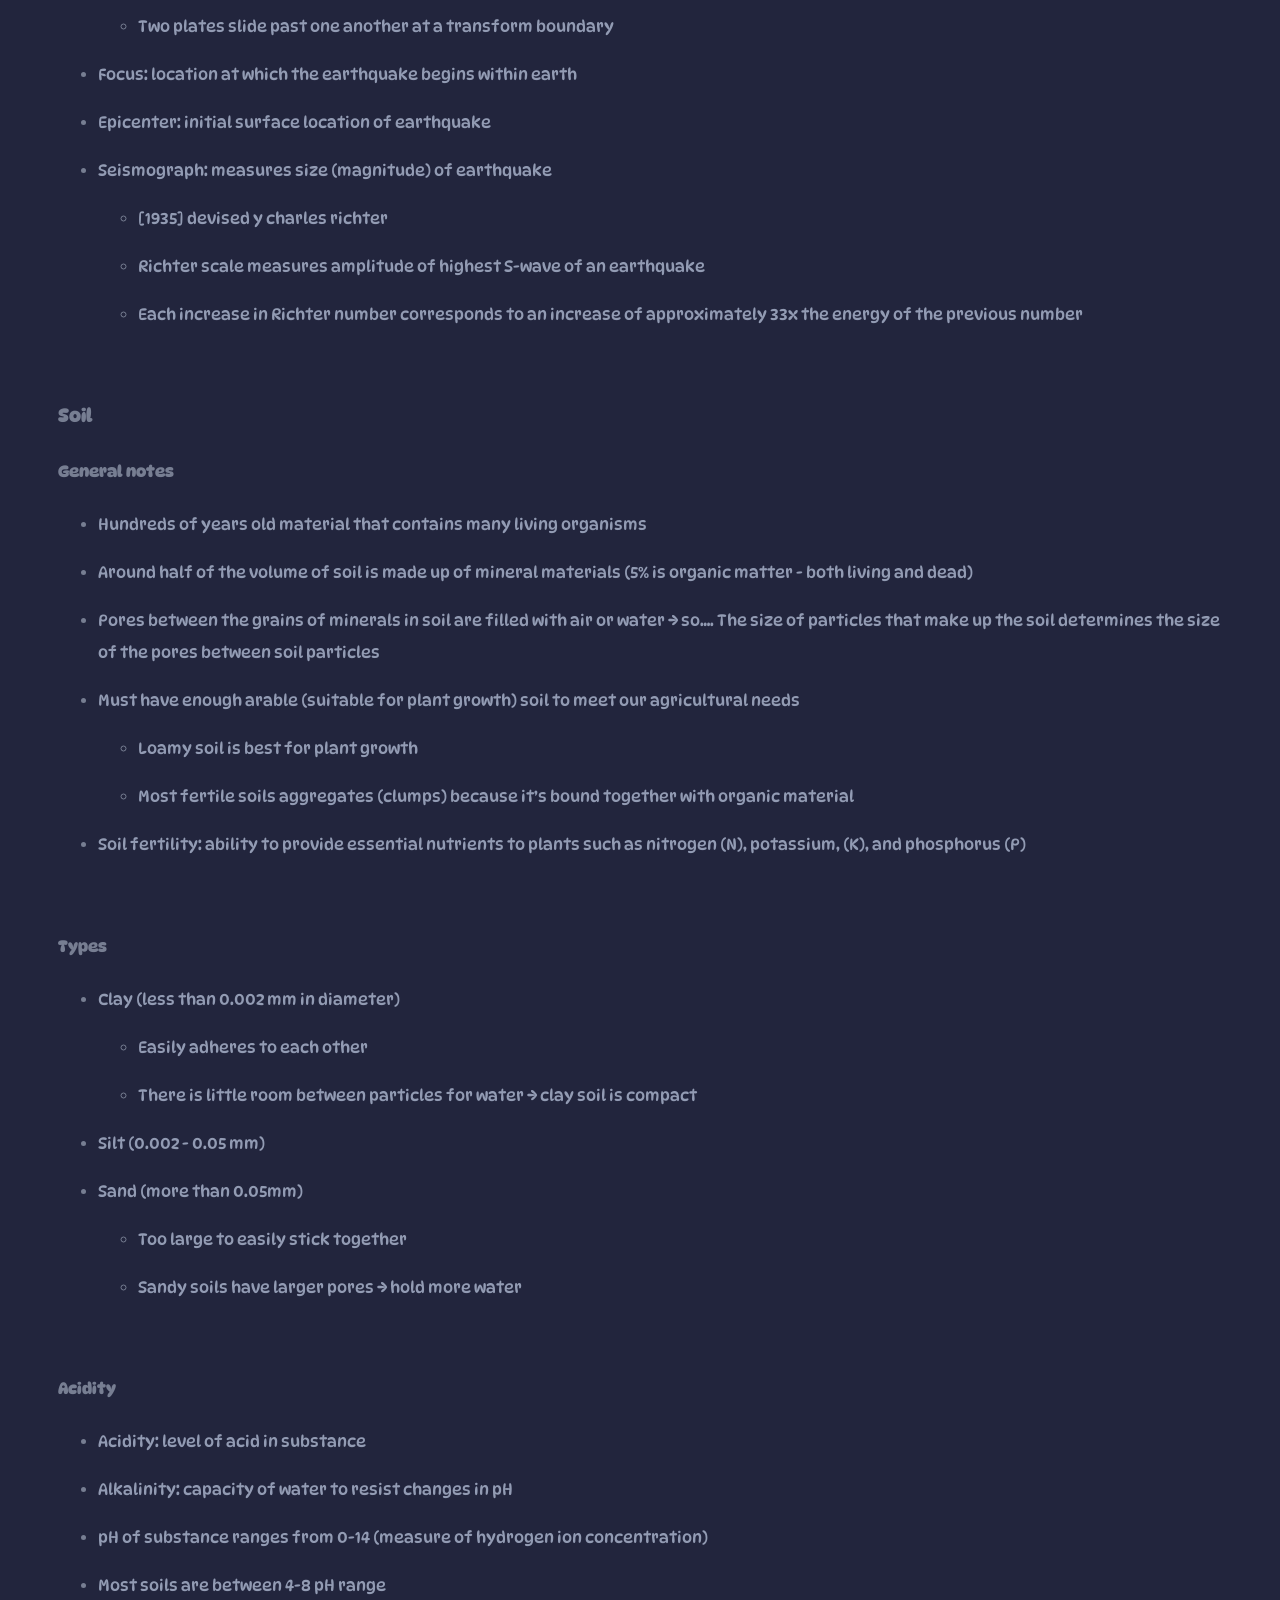
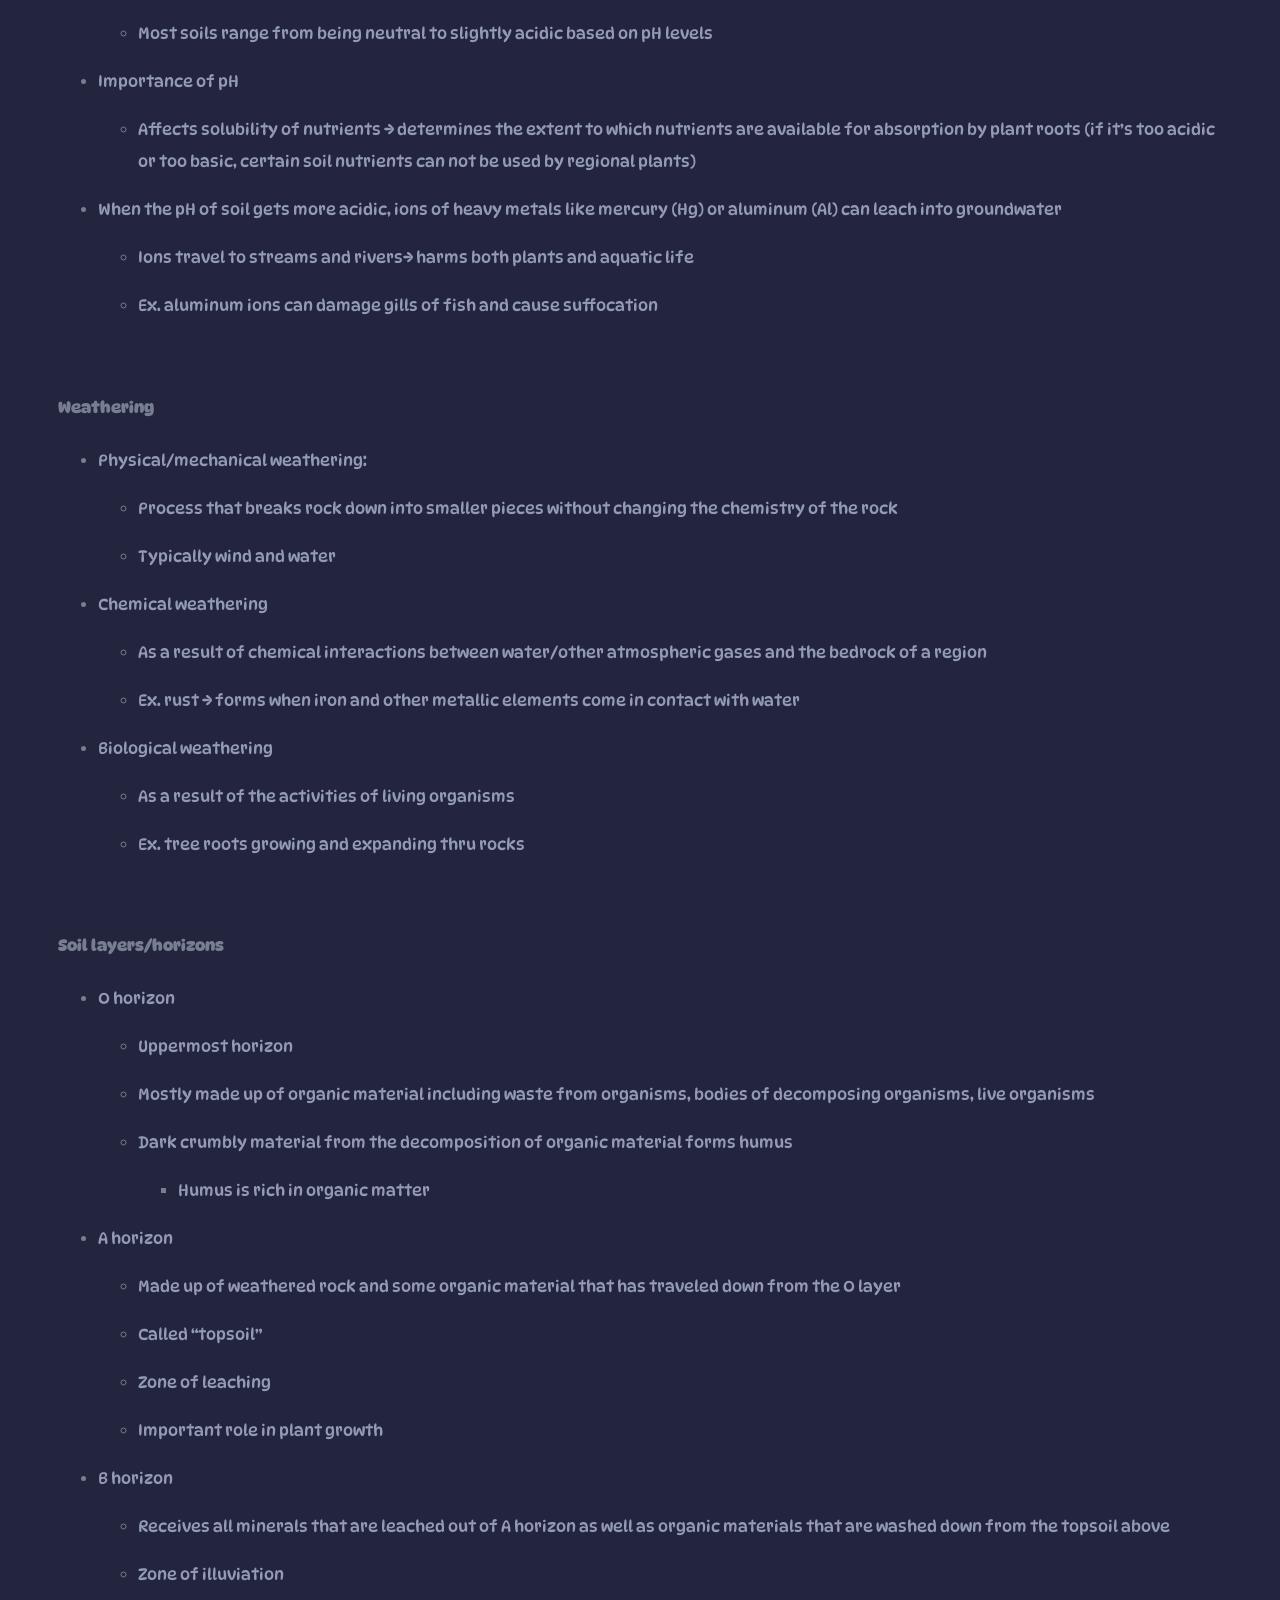
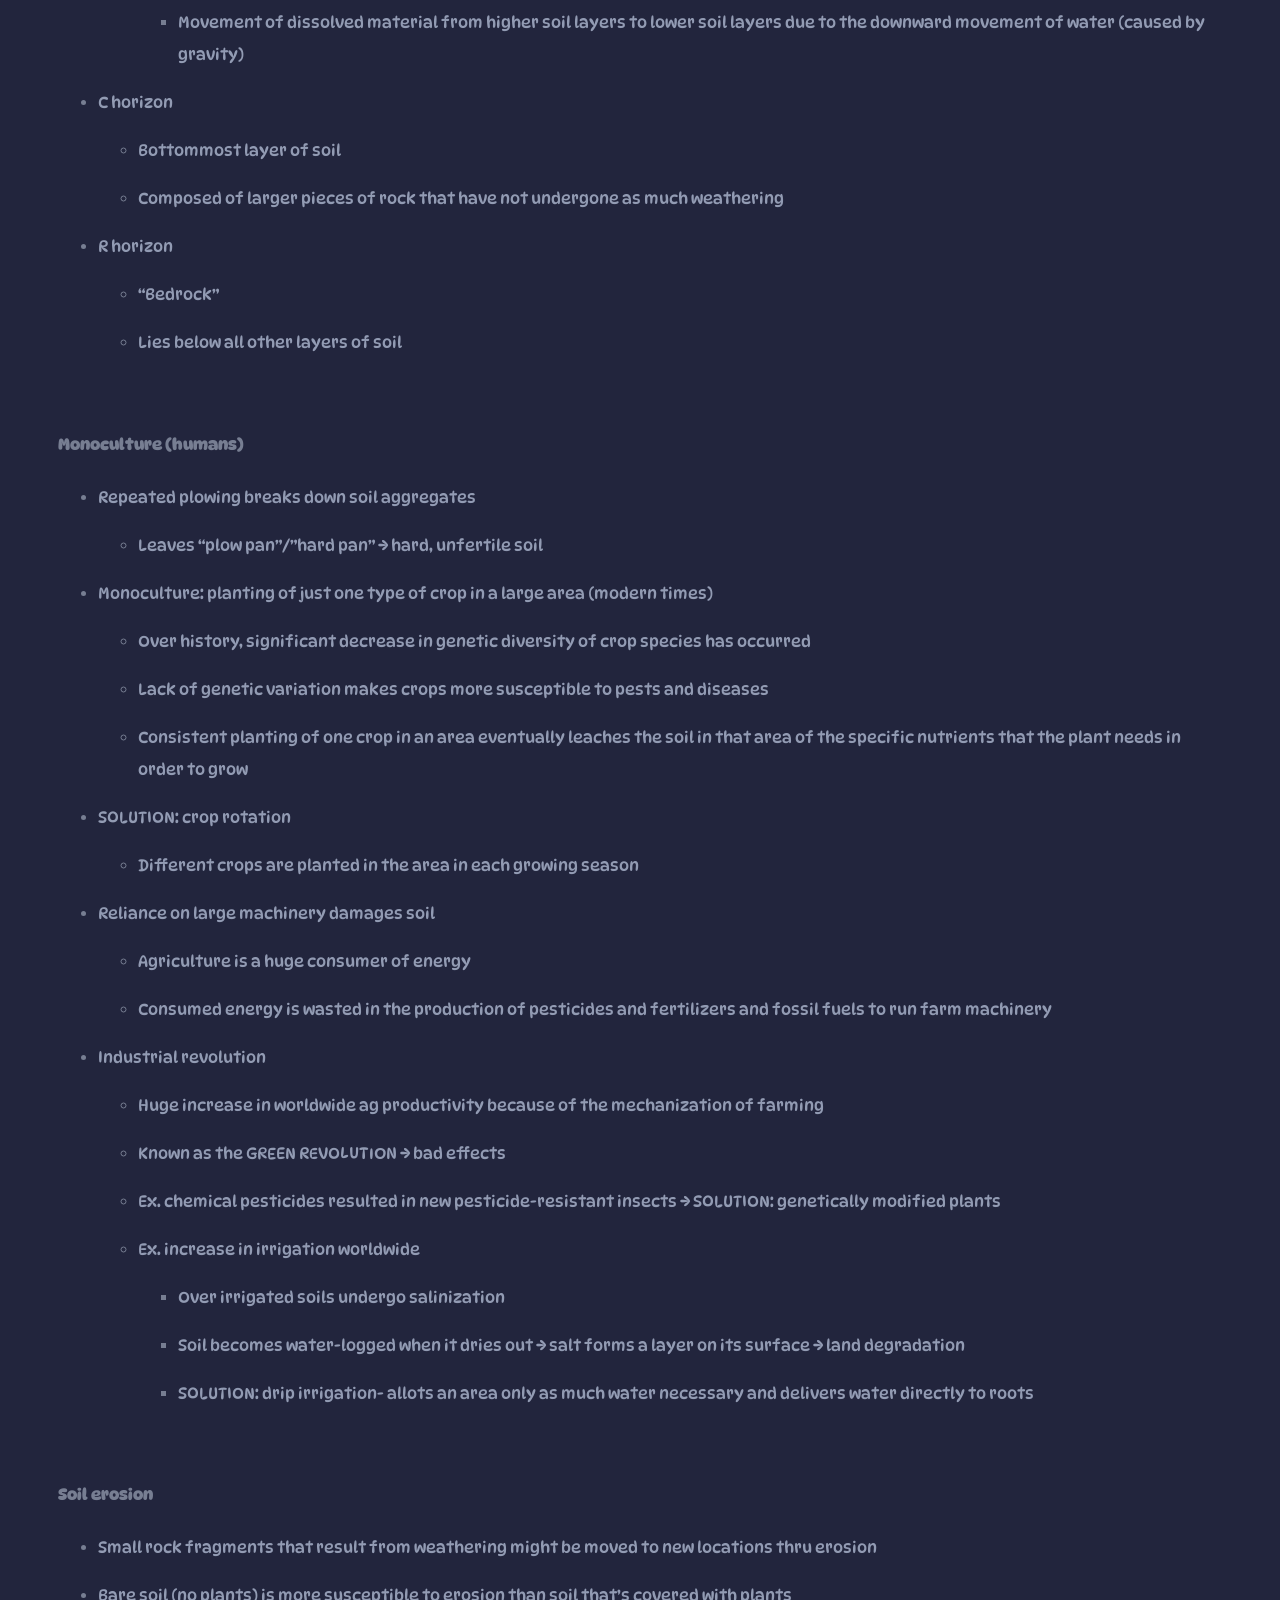
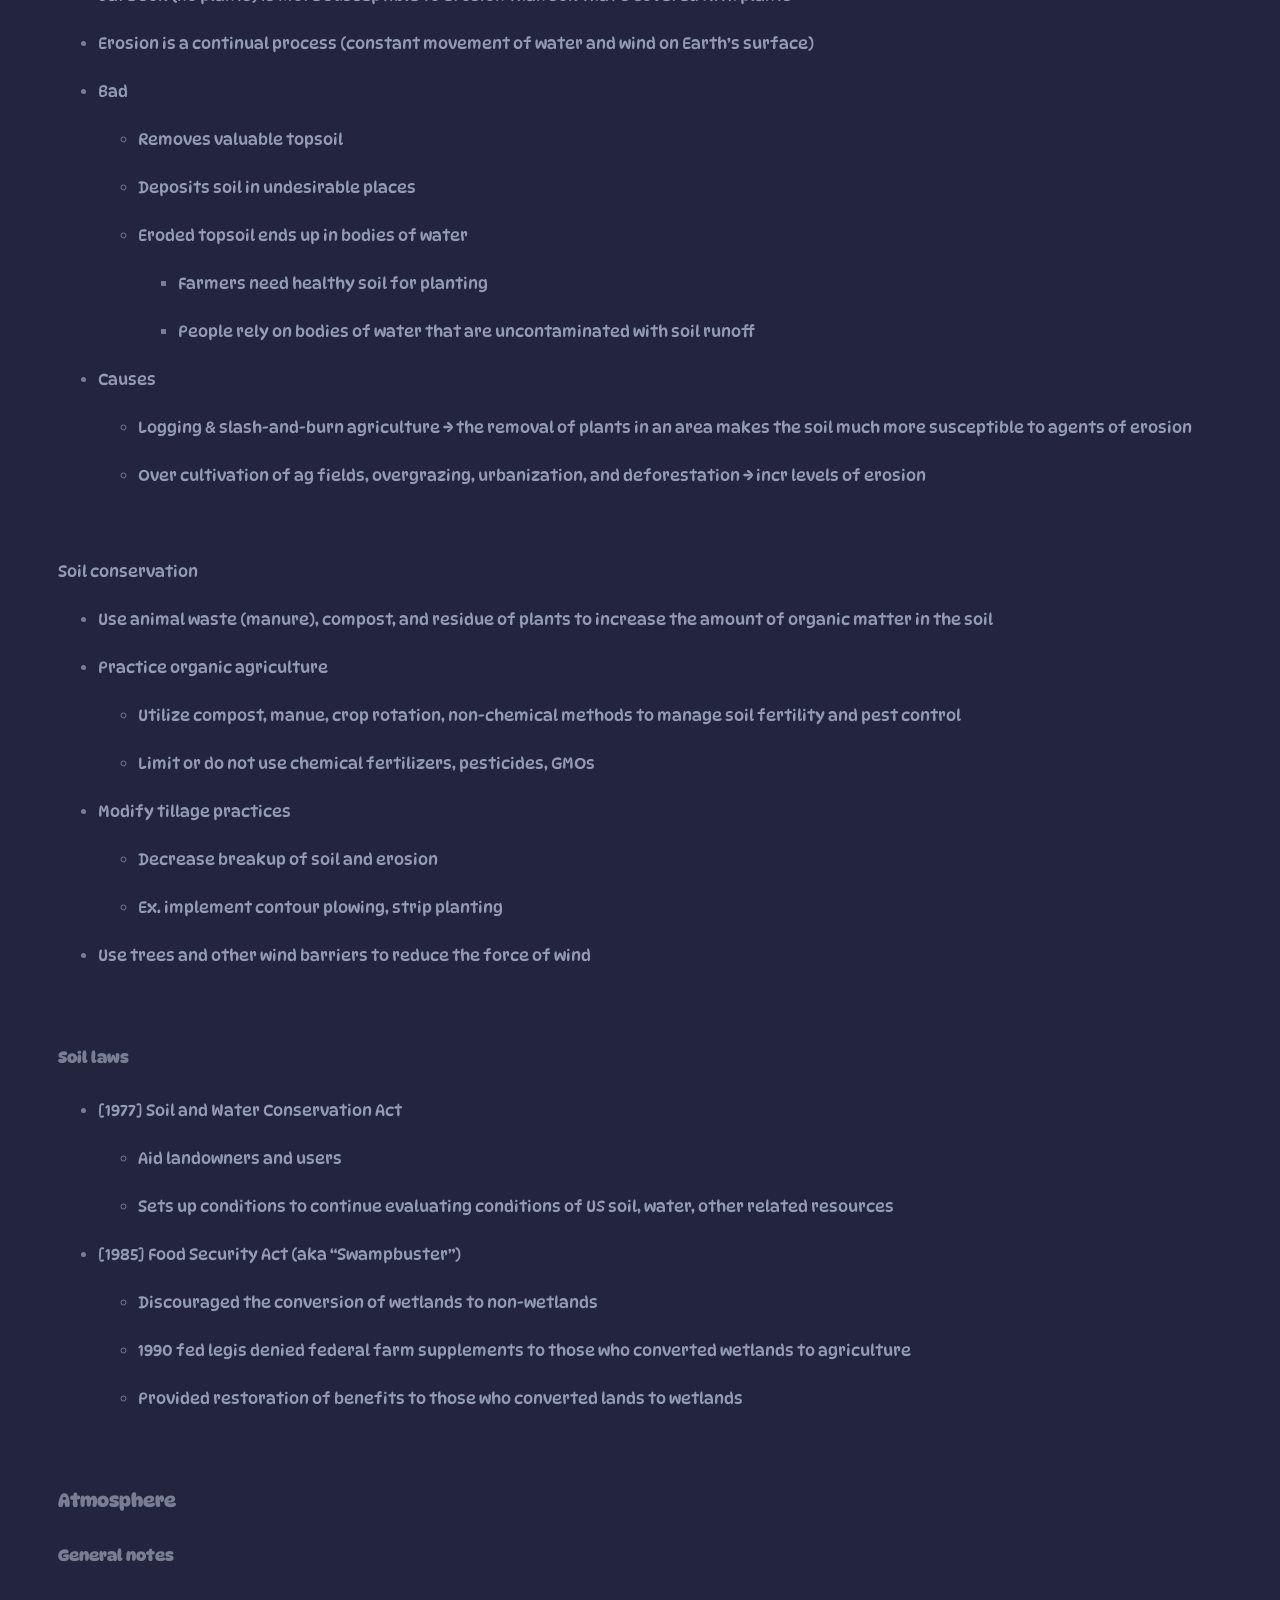
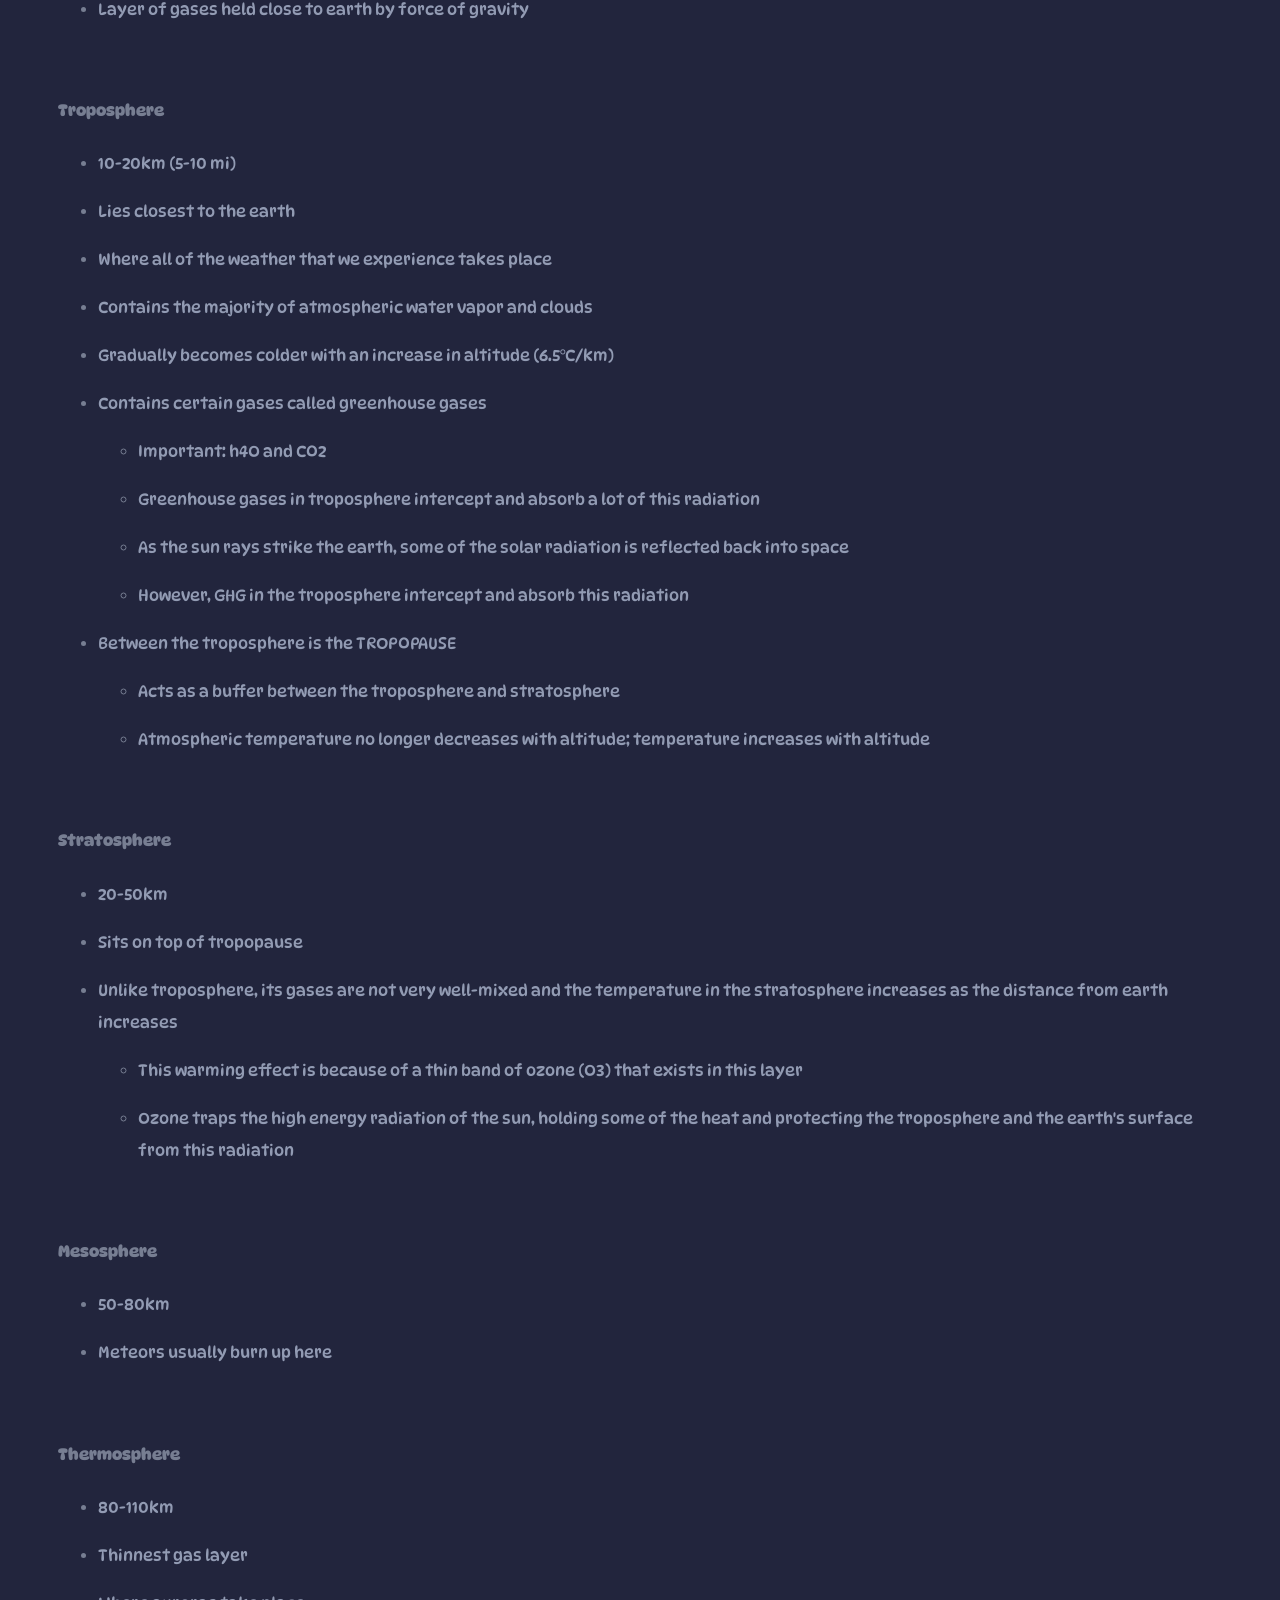
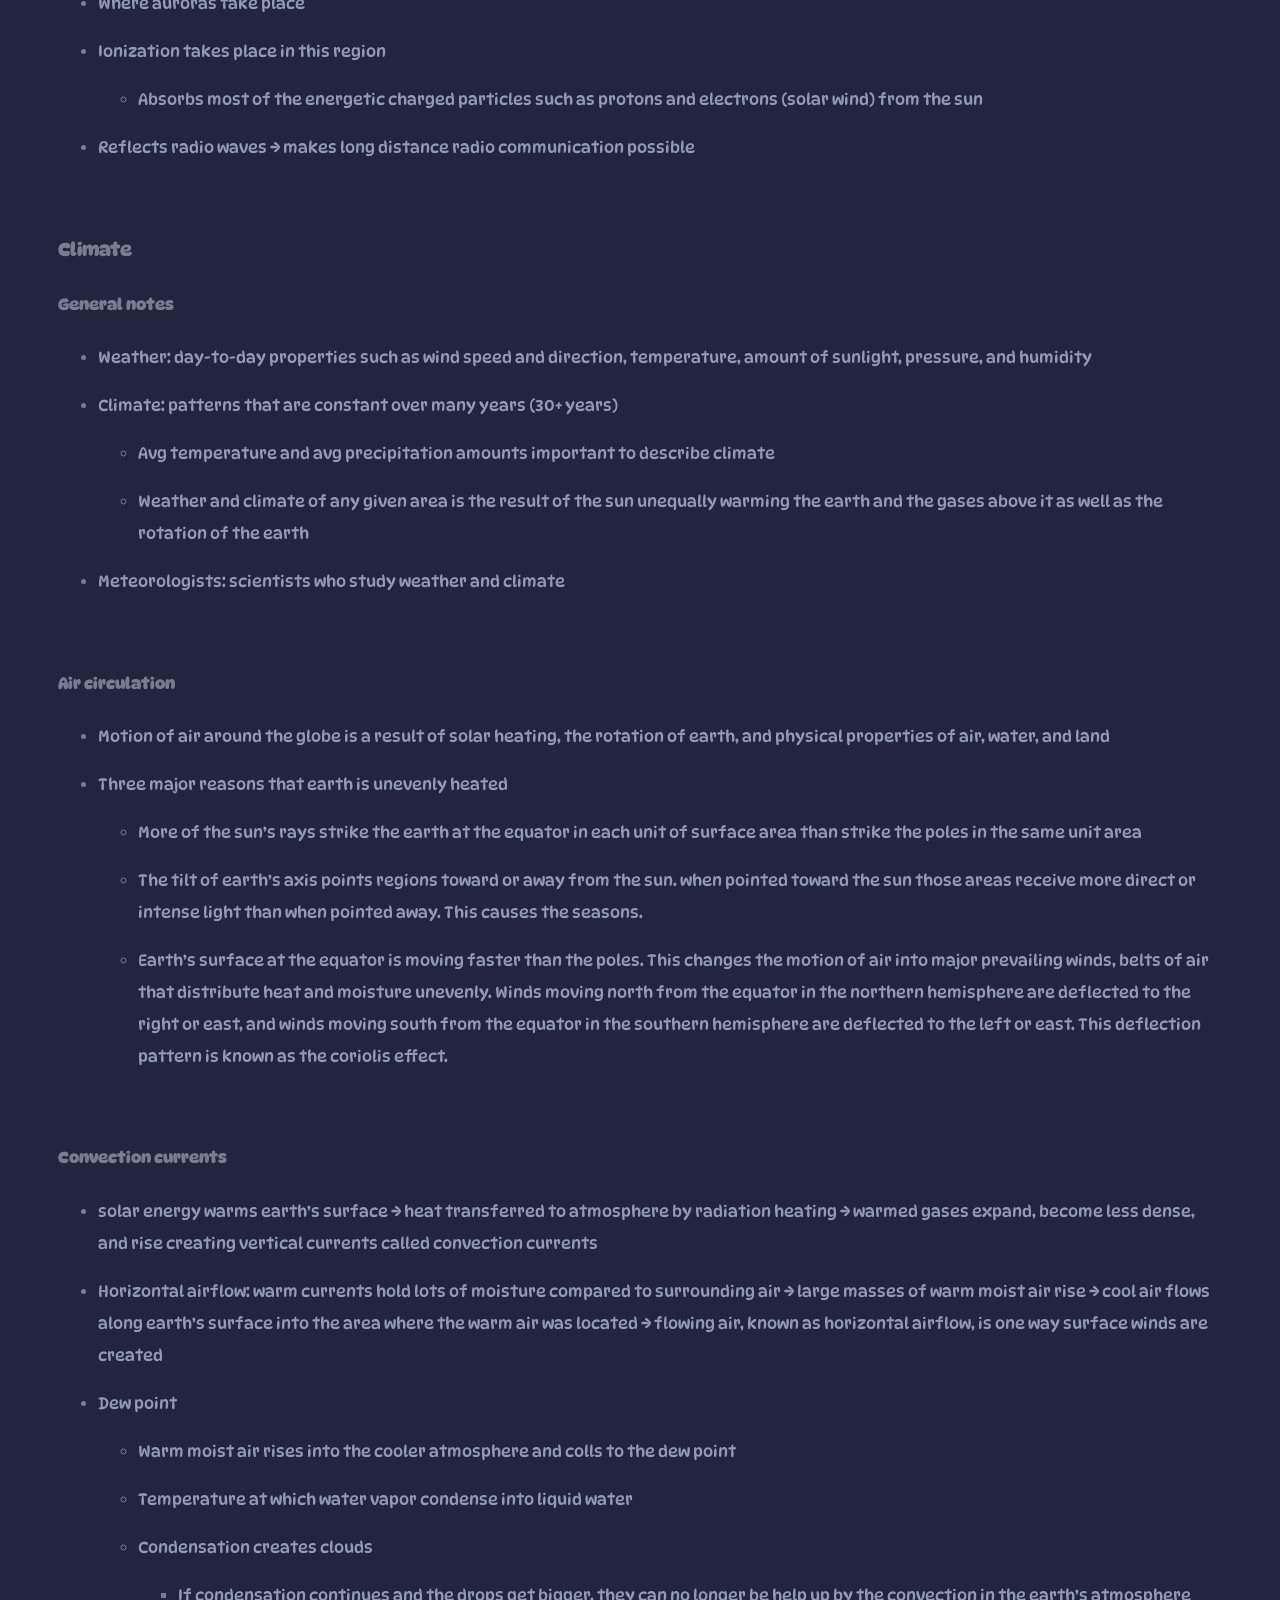
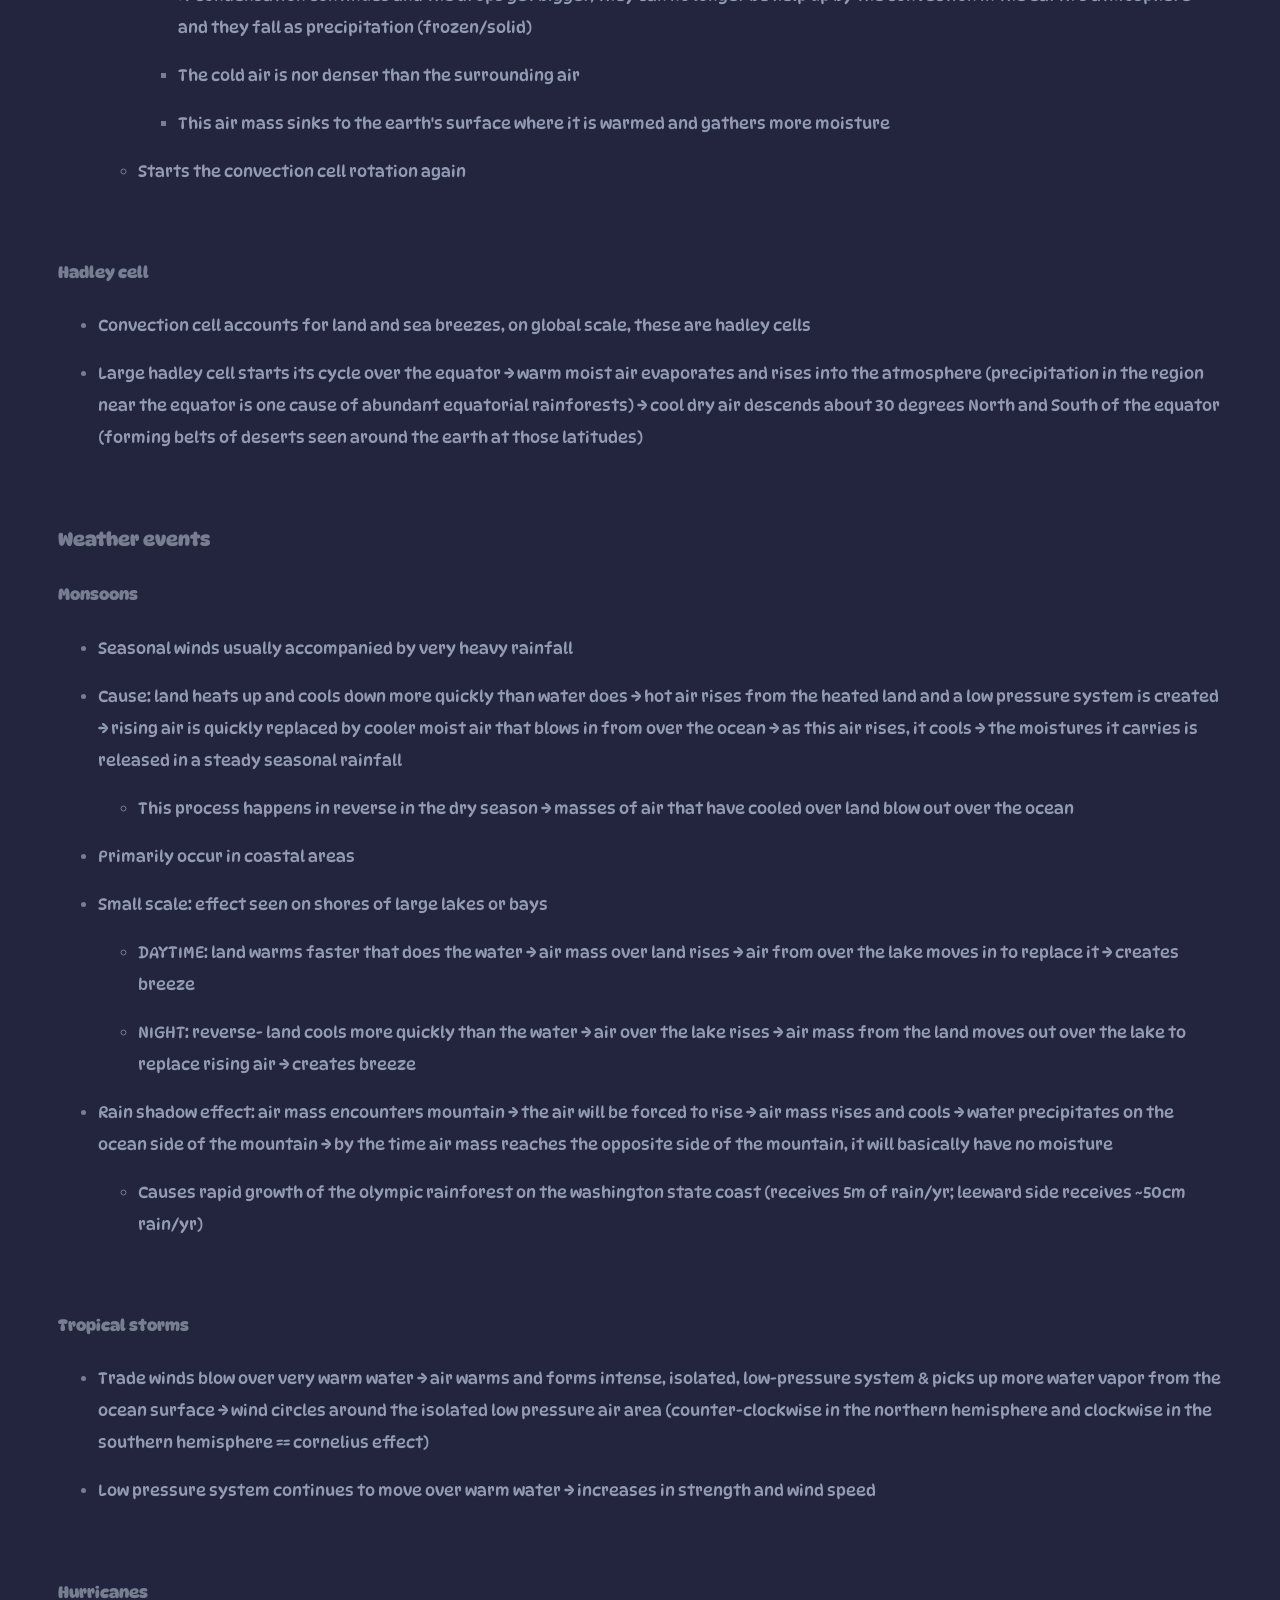
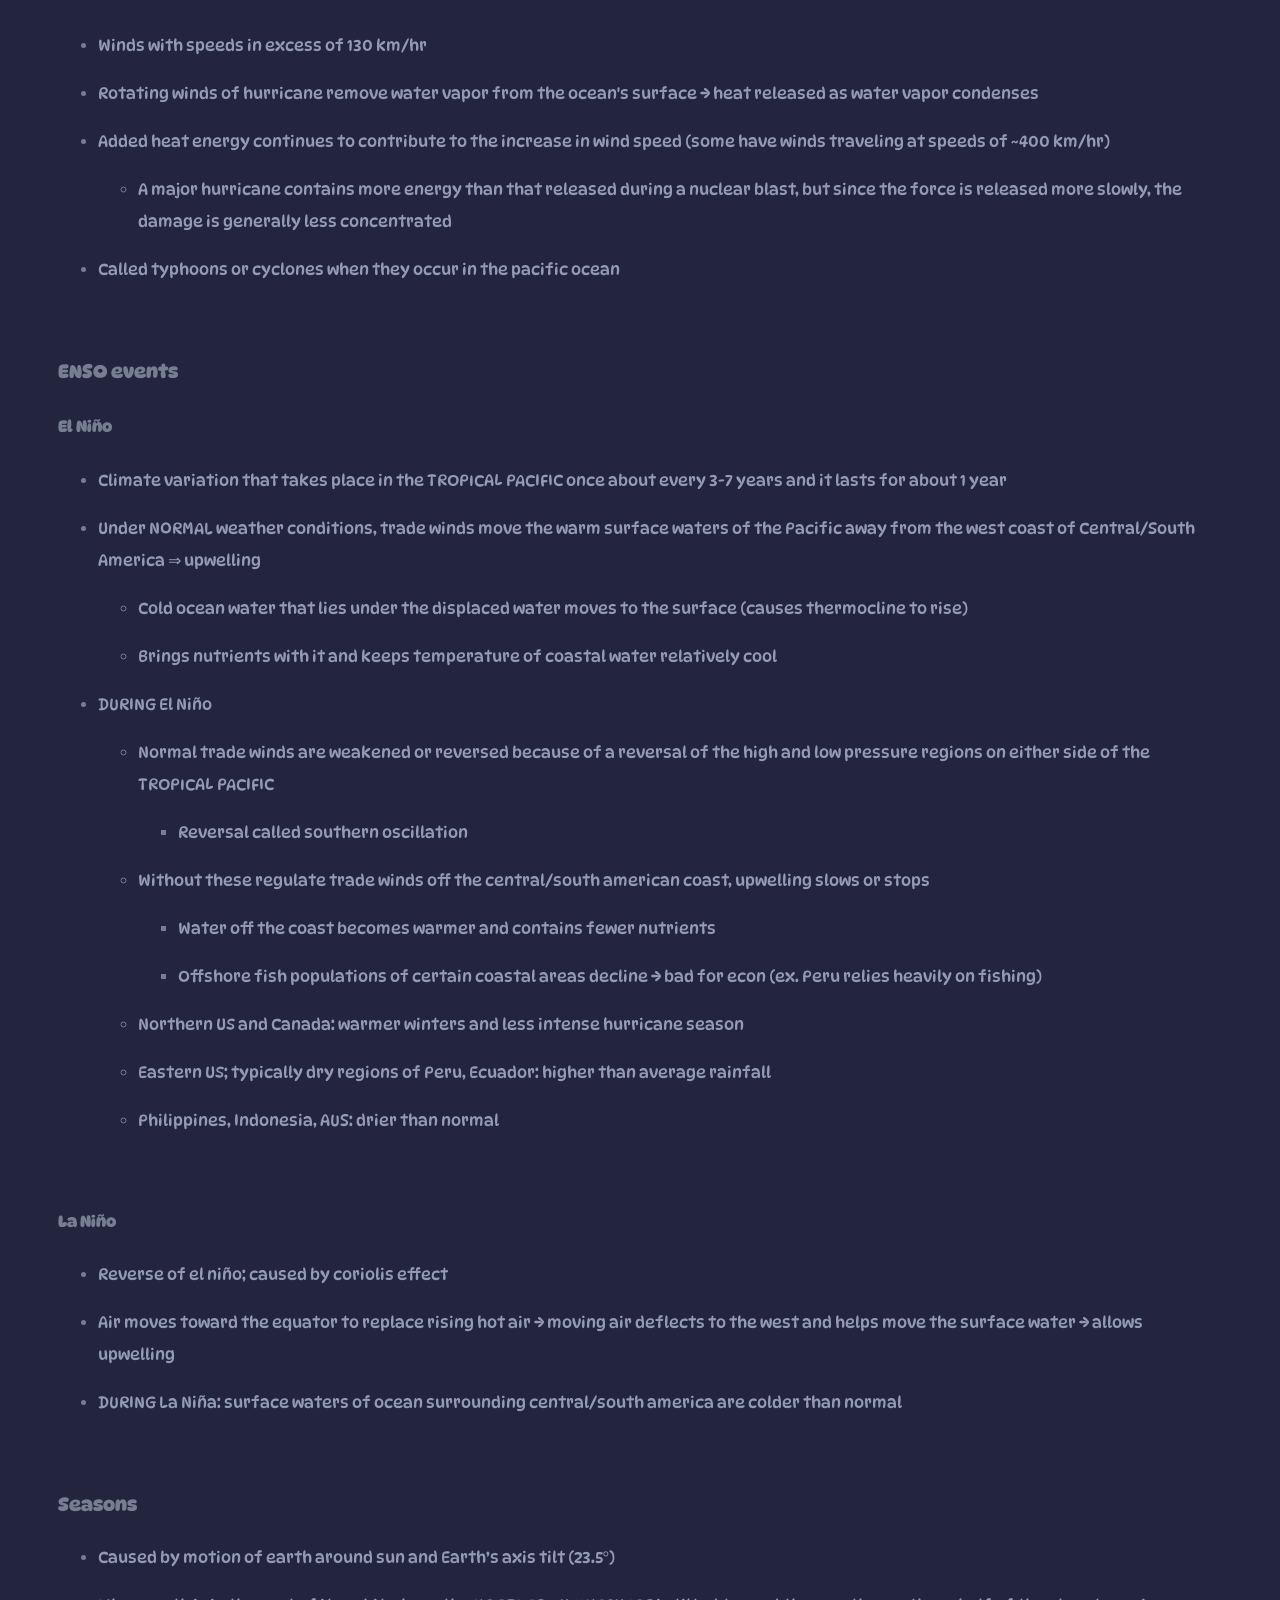
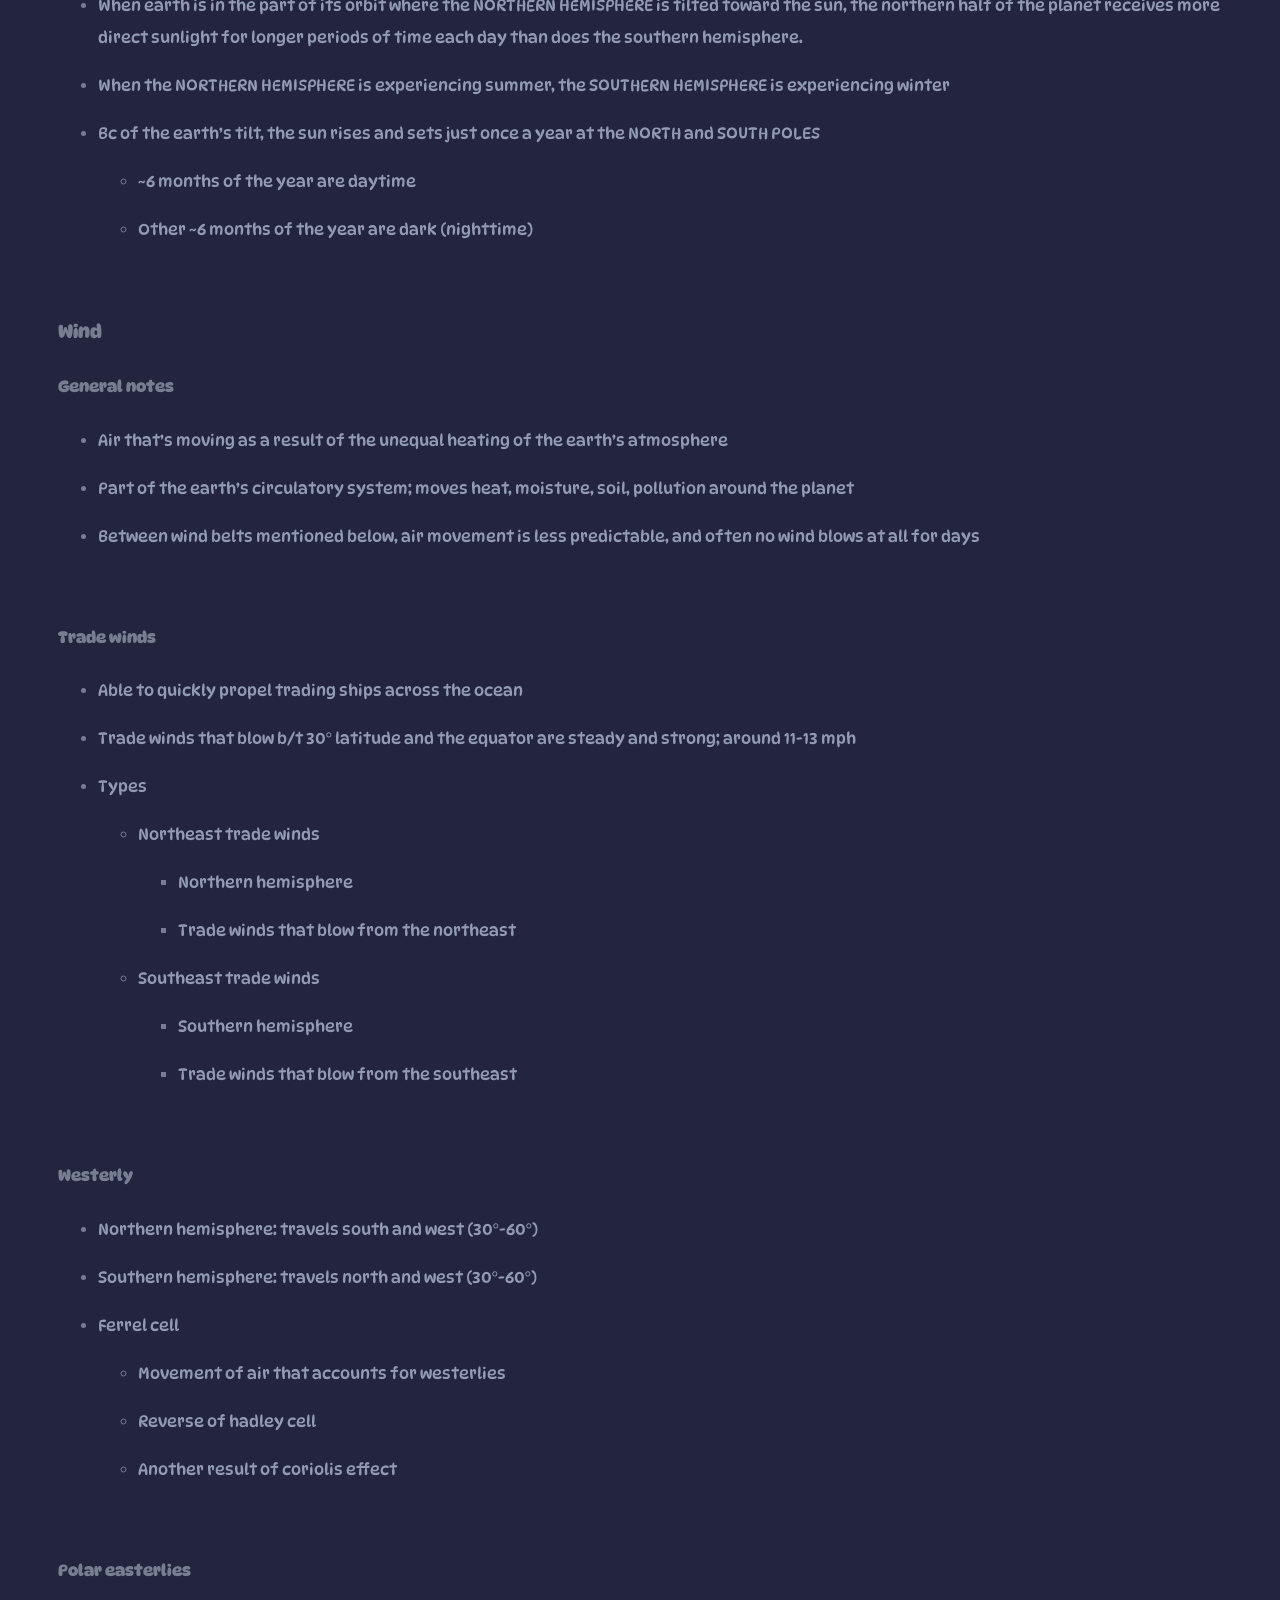
<file: unit4.html>
<!DOCTYPE html>
<html>
	<head>
		<link rel="stylesheet" href="main.css">
		<meta charset="UTF-8" />
        <meta name="viewport" content="width=device-width, initial-scale=1.0" />
    	<title>Review 4</title>
		        <link rel="preconnect" href="https://fonts.googleapis.com">
        <link rel="preconnect" href="https://fonts.gstatic.com" crossorigin>
        <link href="https://fonts.googleapis.com/css2?family=DynaPuff:wght@400..700&display=swap" rel="stylesheet">
    </head>
    <body>
        <nav>
            <a href="./index.html">Context</a>
            <a href="./search.html">Search Bar</a>
            <a href="./unit1.html">Unit 1</a>
            <a href="./unit2.html">Unit 2</a>
            <a href="./unit3.html">Unit 3</a>
            <a href="./unit4.html">Unit 4</a>
            <a href="./unit5.html">Unit 5</a>
            <a href="./unit6.html">Unit 6</a>
            <a href="./unit7.html">Unit 7</a>
            <a href="./unit8.html">Unit 8</a>
            <a href="./unit9.html">Unit 9</a>
            <a href="./vocab.html">Vocab</a>
        </nav>
        <main>
            <h1 id="GIVEMESPACE">Unit 4: Earth Systems and Resources</h1>
            <h2>Notes</h2>
            <h3><span>Tectonic plates</span></h3>
                <ul>
                <li>
                    <p>Lithosphere floats atop the
                    asthenosphere and can move and break into large pieces</p>
                </li>
                </ul><br>
            <h3>Plate boundaries</h3>
                <ul>
                <li>
                    <p>Convergent</p>
                </li>
                <ul>
                    <li>
                    <p>Two plates pushed toward each other
                    </p>
                    </li>
                    <li>
                    <p>One of the plates will be pushed deep
                        into the mantle</p>
                    </li>
                    <li>
                    <p>Subduction occurs → results in
                        uplifting plates to form large mountain chains</p>
                    </li>
                </ul>
                <li>
                    <p>Divergent</p>
                </li>
                <ul>
                    <li>
                    <p>Two plates moving away from each
                        other</p>
                    </li>
                    <li>
                    <p>Causes a gap that can be filled with
                        magma → cools to form a new crust</p>
                    </li>
                </ul>
                <li>
                    <p>Transform fault</p>
                </li>
                <ul>
                    <li>
                    <p>Two plates slide from side to side
                        relative to each other</p>
                    </li>
                </ul>
                </ul><br>
            <h3>Volcanoes</h3>
                <ul>
                <li>
                    <p>Mountains formed by magma from earth’s
                    interiors</p>
                </li>
                <li>
                    <p>Dormant volcanoes: not been known to
                    erupt; it’s thought that extinct volcanoes will ever erupt again</p>
                </li>
                <li>
                    <p>Active volcanoes: currently erupting,
                    have erupted within recorded history</p>
                </li>
                <ul>
                    <li>
                    <p>Rift volcanoes: plates move away from
                        each other; when it erupts, new ocean floor is formed as magma fills
                        in where the plates have separated.</p>
                    </li>
                    <li>
                    <p>Subduction volcanoes: plates collide
                        and slide over each other</p>
                    </li>
                    <li>
                    <p>Hot spot volcanoes: don't form at the
                        margin of plates. Instead, they’re found over “hot spots” (areas
                        where magma can rise to the surface through plates)</p>
                    </li>
                </ul>
                </ul><br>
            <h3>Earthquakes</h3>
                <ul>
                <li>
                    <p>Result of vibrations, often due to
                    sudden plate movements, deep in the earth that release energy</p>
                </li>
                <ul>
                    <li>
                    <p>Two plates slide past one another at
                        a transform boundary</p>
                    </li>
                </ul>
                <li>
                    <p>Focus: location at which the earthquake
                    begins within earth</p>
                </li>
                <li>
                    <p>Epicenter: initial surface location of
                    earthquake</p>
                </li>
                <li>
                    <p>Seismograph: measures size (magnitude)
                    of earthquake</p>
                </li>
                <ul>
                    <li>
                    <p>[1935] devised y charles richter</p>
                    </li>
                    <li>
                    <p>Richter scale measures amplitude of
                        highest S-wave of an earthquake</p>
                    </li>
                    <li>
                    <p>Each increase in Richter number
                        corresponds to an increase of approximately 33x the energy of the
                        previous number</p>
                    </li>
                </ul>
                </ul><br>
            <h3>Soil</h3>
            <h4>General notes</h4>
                <ul>
                <li>
                    <p>Hundreds of years old material that
                    contains many living organisms</p>
                </li>
                <li>
                    <p>Around half of the volume of soil is
                    made up of mineral materials (5% is organic matter - both living and
                    dead)</p>
                </li>
                <li>
                    <p>Pores between the grains of minerals in
                    soil are filled with air or water → so…. The size of particles that
                    make up the soil determines the size of the pores between soil
                    particles</p>
                </li>
                <li>
                    <p>Must have enough arable (suitable for
                    plant growth) soil to meet our agricultural needs</p>
                </li>
                <ul>
                    <li>
                    <p>Loamy soil is best for plant growth
                    </p>
                    </li>
                    <li>
                    <p>Most fertile soils aggregates
                        (clumps) because it’s bound together with organic material</p>
                    </li>
                </ul>
                <li>
                    <p>Soil fertility: ability to provide
                    essential nutrients to plants such as nitrogen (N), potassium, (K),
                    and phosphorus (P)</p>
                </li>
                </ul><br>
            <h4>Types</h4>
                <ul>
                <li>
                    <p>Clay (less than 0.002 mm in diameter)
                    </p>
                </li>
                <ul>
                    <li>
                    <p>Easily adheres to each other</p>
                    </li>
                    <li>
                    <p>There is little room between
                        particles for water → clay soil is compact</p>
                    </li>
                </ul>
                <li>
                    <p>Silt (0.002 - 0.05 mm)</p>
                </li>
                <li>
                    <p>Sand (more than 0.05mm)</p>
                </li>
                <ul>
                    <li>
                    <p>Too large to easily stick together
                    </p>
                    </li>
                    <li>
                    <p>Sandy soils have larger pores → hold
                        more water</p>
                    </li>
                </ul>
                </ul><br>
            <h4>Acidity</h4>
                <ul>
                <li>
                    <p>Acidity: level of acid in substance</p>
                </li>
                <li>
                    <p>Alkalinity: capacity of water to resist
                    changes in pH</p>
                </li>
                <li>
                    <p>pH of substance ranges from 0-14
                    (measure of hydrogen ion concentration)</p>
                </li>
                <li>
                    <p>Most soils are between 4-8 pH range</p>
                </li>
                <ul>
                    <li>
                    <p>Most soils range from being neutral
                        to slightly acidic based on pH levels</p>
                    </li>
                </ul>
                <li>
                    <p>Importance of pH</p>
                </li>
                <ul>
                    <li>
                    <p>Affects solubility of nutrients →
                        determines the extent to which nutrients are available for
                        absorption by plant roots (if it’s too acidic or too basic, certain
                        soil nutrients can not be used by regional plants)</p>
                    </li>
                </ul>
                <li>
                    <p>When the pH of soil gets more acidic,
                    ions of heavy metals like mercury (Hg) or aluminum (Al) can leach into
                    groundwater</p>
                </li>
                <ul>
                    <li>
                    <p>Ions travel to streams and rivers→
                        harms both plants and aquatic life</p>
                    </li>
                    <li>
                    <p>Ex. aluminum ions can damage gills of
                        fish and cause suffocation</p>
                    </li>
                </ul>
                </ul><br>
            <h4>Weathering</h4>
                <ul>
                <li>
                    <p>Physical/mechanical weathering:</p>
                </li>
                <ul>
                    <li>
                    <p>Process that breaks rock down into
                        smaller pieces without changing the chemistry of the rock</p>
                    </li>
                    <li>
                    <p>Typically wind and water</p>
                    </li>
                </ul>
                <li>
                    <p>Chemical weathering</p>
                </li>
                <ul>
                    <li>
                    <p>As a result of chemical interactions
                        between water/other atmospheric gases and the bedrock of a region
                    </p>
                    </li>
                    <li>
                    <p>Ex. rust → forms when iron and other
                        metallic elements come in contact with water</p>
                    </li>
                </ul>
                <li>
                    <p>Biological weathering</p>
                </li>
                <ul>
                    <li>
                    <p>As a result of the activities of
                        living organisms</p>
                    </li>
                    <li>
                    <p>Ex. tree roots growing and expanding
                        thru rocks</p>
                    </li>
                </ul>
                </ul><br>
            <h4>Soil layers/horizons</h4>
                <ul>
                <li>
                    <p>O horizon</p>
                </li>
                <ul>
                    <li>
                    <p>Uppermost horizon</p>
                    </li>
                    <li>
                    <p>Mostly made up of organic material
                        including waste from organisms, bodies of decomposing organisms,
                        live organisms</p>
                    </li>
                    <li>
                    <p>Dark crumbly material from the
                        decomposition of organic material forms humus</p>
                    </li>
                    <ul>
                    <li>
                        <p>Humus is rich in organic matter</p>
                    </li>
                    </ul>
                </ul>
                <li>
                    <p>A horizon</p>
                </li>
                <ul>
                    <li>
                    <p>Made up of weathered rock and some
                        organic material that has traveled down from the O layer</p>
                    </li>
                    <li>
                    <p>Called “topsoil”</p>
                    </li>
                    <li>
                    <p>Zone of leaching</p>
                    </li>
                    <li>
                    <p>Important role in plant growth</p>
                    </li>
                </ul>
                <li>
                    <p>B horizon</p>
                </li>
                <ul>
                    <li>
                    <p>Receives all minerals that are
                        leached out of A horizon as well as organic materials that are
                        washed down from the topsoil above</p>
                    </li>
                    <li>
                    <p>Zone of illuviation</p>
                    </li>
                    <ul>
                    <li>
                        <p>Movement of dissolved material from
                        higher soil layers to lower soil layers due to the downward
                        movement of water (caused by gravity)</p>
                    </li>
                    </ul>
                </ul>
                <li>
                    <p>C horizon</p>
                </li>
                <ul>
                    <li>
                    <p>Bottommost layer of soil</p>
                    </li>
                    <li>
                    <p>Composed of larger pieces of rock
                        that have not undergone as much weathering</p>
                    </li>
                </ul>
                <li>
                    <p>R horizon</p>
                </li>
                <ul>
                    <li>
                    <p>“Bedrock”</p>
                    </li>
                    <li>
                    <p>Lies below all other layers of soil
                    </p>
                    </li>
                </ul>
                </ul><br>
            <h4>Monoculture (humans)</h4>
                <ul>
                <li>
                    <p>Repeated plowing breaks down soil
                    aggregates</p>
                </li>
                <ul>
                    <li>
                    <p>Leaves “plow pan”/”hard pan” → hard,
                        unfertile soil</p>
                    </li>
                </ul>
                <li>
                    <p>Monoculture: planting of just one type
                    of crop in a large area (modern times)</p>
                </li>
                <ul>
                    <li>
                    <p>Over history, significant decrease in
                        genetic diversity of crop species has occurred</p>
                    </li>
                    <li>
                    <p>Lack of genetic variation makes crops
                        more susceptible to pests and diseases</p>
                    </li>
                    <li>
                    <p>Consistent planting of one crop in an
                        area eventually leaches the soil in that area of the specific
                        nutrients that the plant needs in order to grow</p>
                    </li>
                </ul>
                <li>
                    <p>SOLUTION: crop rotation</p>
                </li>
                <ul>
                    <li>
                    <p>Different crops are planted in the
                        area in each growing season</p>
                    </li>
                </ul>
                <li>
                    <p>Reliance on large machinery damages
                    soil</p>
                </li>
                <ul>
                    <li>
                    <p>Agriculture is a huge consumer of
                        energy</p>
                    </li>
                    <li>
                    <p>Consumed energy is wasted in the
                        production of pesticides and fertilizers and fossil fuels to run
                        farm machinery</p>
                    </li>
                </ul>
                <li>
                    <p>Industrial revolution</p>
                </li>
                <ul>
                    <li>
                    <p>Huge increase in worldwide ag
                        productivity because of the mechanization of farming</p>
                    </li>
                    <li>
                    <p>Known as the GREEN REVOLUTION → bad
                        effects</p>
                    </li>
                    <li>
                    <p>Ex. chemical pesticides resulted in
                        new pesticide-resistant insects → SOLUTION: genetically modified
                        plants</p>
                    </li>
                    <li>
                    <p>Ex. increase in irrigation worldwide
                    </p>
                    </li>
                    <ul>
                    <li>
                        <p>Over irrigated soils undergo
                        salinization</p>
                    </li>
                    <li>
                        <p>Soil becomes water-logged when it
                        dries out → salt forms a layer on its surface → land degradation
                        </p>
                    </li>
                    <li>
                        <p>SOLUTION: drip irrigation- allots
                        an area only as much water necessary and delivers water directly
                        to roots</p>
                    </li>
                    </ul>
                </ul>
                </ul><br>
            <h4>Soil erosion</h4>
                <ul>
                <li>
                    <p>Small rock fragments that result from
                    weathering might be moved to new locations thru erosion</p>
                </li>
                <li>
                    <p>Bare soil (no plants) is more
                    susceptible to erosion than soil that’s covered with plants</p>
                </li>
                <li>
                    <p>Erosion is a continual process
                    (constant movement of water and wind on Earth’s surface)</p>
                </li>
                <li>
                    <p>Bad</p>
                </li>
                <ul>
                    <li>
                    <p>Removes valuable topsoil</p>
                    </li>
                    <li>
                    <p>Deposits soil in undesirable places
                    </p>
                    </li>
                    <li>
                    <p>Eroded topsoil ends up in bodies of
                        water</p>
                    </li>
                    <ul>
                    <li>
                        <p>Farmers need healthy soil for
                        planting</p>
                    </li>
                    <li>
                        <p>People rely on bodies of water that
                        are uncontaminated with soil runoff</p>
                    </li>
                    </ul>
                </ul>
                <li>
                    <p>Causes</p>
                </li>
                <ul>
                    <li>
                    <p>Logging &amp; slash-and-burn
                        agriculture → the removal of plants in an area makes the soil much
                        more susceptible to agents of erosion</p>
                    </li>
                    <li>
                    <p>Over cultivation of ag fields,
                        overgrazing, urbanization, and deforestation → incr levels of
                        erosion</p>
                    </li>
                </ul>
                </ul><br>
                <p>Soil conservation</p>
                <ul>
                <li>
                    <p>Use animal waste (manure), compost, and
                    residue of plants to increase the amount of organic matter in the soil
                    </p>
                </li>
                <li>
                    <p>Practice organic agriculture</p>
                </li>
                <ul>
                    <li>
                    <p>Utilize compost, manue, crop
                        rotation, non-chemical methods to manage soil fertility and pest
                        control</p>
                    </li>
                    <li>
                    <p>Limit or do not use chemical
                        fertilizers, pesticides, GMOs</p>
                    </li>
                </ul>
                <li>
                    <p>Modify tillage practices</p>
                </li>
                <ul>
                    <li>
                    <p>Decrease breakup of soil and erosion
                    </p>
                    </li>
                    <li>
                    <p>Ex. implement contour plowing, strip
                        planting</p>
                    </li>
                </ul>
                <li>
                    <p>Use trees and other wind barriers to
                    reduce the force of wind</p>
                </li>
                </ul><br>
            <h4>Soil laws</h4>
                <ul>
                <li>
                    <p>[1977] Soil and Water Conservation Act
                    </p>
                </li>
                <ul>
                    <li>
                    <p>Aid landowners and users</p>
                    </li>
                    <li>
                    <p>Sets up conditions to continue
                        evaluating conditions of US soil, water, other related resources</p>
                    </li>
                </ul>
                <li>
                    <p>[1985] Food Security Act (aka
                    “Swampbuster”)</p>
                </li>
                <ul>
                    <li>
                    <p>Discouraged the conversion of
                        wetlands to non-wetlands</p>
                    </li>
                    <li>
                    <p>1990 fed legis denied federal farm
                        supplements to those who converted wetlands to agriculture</p>
                    </li>
                    <li>
                    <p>Provided restoration of benefits to
                        those who converted lands to wetlands</p>
                    </li>
                </ul>
                </ul><br>
            <h3>Atmosphere</h3>
            <h4>General notes</h4>
                <ul>
                <li>
                    <p>Layer of gases held close to earth by
                    force of gravity</p>
                </li>
                </ul><br>
            <h4>Troposphere</h4>
                <ul>
                <li>
                    <p>10-20km (5-10 mi)</p>
                </li>
                <li>
                    <p>Lies closest to the earth</p>
                </li>
                <li>
                    <p>Where all of the weather that we
                    experience takes place</p>
                </li>
                <li>
                    <p>Contains the majority of atmospheric
                    water vapor and clouds</p>
                </li>
                <li>
                    <p>Gradually becomes colder with an
                    increase in altitude (6.5℃/km)</p>
                </li>
                <li>
                    <p>Contains certain gases called
                    greenhouse gases</p>
                </li>
                <ul>
                    <li>
                    <p>Important: h4O and CO2</p>
                    </li>
                    <li>
                    <p>Greenhouse gases in troposphere
                        intercept and absorb a lot of this radiation</p>
                    </li>
                    <li>
                    <p>As the sun rays strike the earth,
                        some of the solar radiation is reflected back into space</p>
                    </li>
                    <li>
                    <p>However, GHG in the troposphere
                        intercept and absorb this radiation</p>
                    </li>
                </ul>
                <li>
                    <p>Between the troposphere is the
                    TROPOPAUSE</p>
                </li>
                <ul>
                    <li>
                    <p>Acts as a buffer between the
                        troposphere and stratosphere</p>
                    </li>
                    <li>
                    <p>Atmospheric temperature no longer
                        decreases with altitude; temperature increases with altitude</p>
                    </li>
                </ul>
                </ul><br>
            <h4>Stratosphere</h4>
                <ul>
                <li>
                    <p>20-50km</p>
                </li>
                </ul>
                <ul>
                <li>
                    <p>Sits on top of tropopause</p>
                </li>
                <li>
                    <p>Unlike troposphere, its gases are not
                    very well-mixed and the temperature in the stratosphere increases as
                    the distance from earth increases</p>
                </li>
                <ul>
                    <li>
                    <p>This warming effect is because of a
                        thin band of ozone (O<span>3</span>) that exists in this layer</p>
                    </li>
                    <li>
                    <p>Ozone traps the high energy radiation
                        of the sun, holding some of the heat and protecting the troposphere
                        and the earth's surface from this radiation</p>
                    </li>
                </ul>
                </ul><br>
            <h4>Mesosphere</h4>
                <ul>
                <li>
                    <p>50-80km</p>
                </li>
                <li>
                    <p>Meteors usually burn up here</p>
                </li>
                </ul><br>
            <h4>Thermosphere</h4>
                <ul>
                <li>
                    <p>80-110km</p>
                </li>
                <li>
                    <p>Thinnest gas layer</p>
                </li>
                <li>
                    <p>Where auroras take place</p>
                </li>
                <li>
                    <p>Ionization takes place in this region
                    </p>
                </li>
                <ul>
                    <li>
                    <p>Absorbs most of the energetic charged
                        particles such as protons and electrons (solar wind) from the sun
                    </p>
                    </li>
                </ul>
                <li>
                    <p>Reflects radio waves → makes long
                    distance radio communication possible</p>
                </li>
                </ul><br>
            <h3>Climate</h3>
            <h4>General notes</h4>
                <ul>
                <li>
                    <p>Weather: day-to-day properties such as
                    wind speed and direction, temperature, amount of sunlight, pressure,
                    and humidity</p>
                </li>
                <li>
                    <p>Climate: patterns that are constant
                    over many years (30+ years)</p>
                </li>
                <ul>
                    <li>
                    <p>Avg temperature and avg precipitation
                        amounts important to describe climate</p>
                    </li>
                    <li>
                    <p>Weather and climate of any given area
                        is the result of the sun unequally warming the earth and the gases
                        above it as well as the rotation of the earth</p>
                    </li>
                </ul>
                <li>
                    <p>Meteorologists: scientists who study
                    weather and climate</p>
                </li>
                </ul><br>
            <h4>Air circulation</h4>
                <ul>
                <li>
                    <p>Motion of air around the globe is a
                    result of solar heating, the rotation of earth, and physical
                    properties of air, water, and land</p>
                </li>
                <li>
                    <p>Three major reasons that earth is
                    unevenly heated</p>
                </li>
                <ul>
                    <li>
                    <p>More of the sun’s rays strike the
                        earth at the equator in each unit of surface area than strike the
                        poles in the same unit area</p>
                    </li>
                    <li>
                    <p>The tilt of earth’s axis points
                        regions toward or away from the sun. when pointed toward the sun
                        those areas receive more direct or intense light than when pointed
                        away. This causes the seasons.</p>
                    </li>
                    <li>
                    <p>Earth’s surface at the equator is
                        moving faster than the poles. This changes the motion of air into
                        major prevailing winds, belts of air that distribute heat and
                        moisture unevenly. Winds moving north from the equator in the
                        northern hemisphere are deflected to the right or east, and winds
                        moving south from the equator in the southern hemisphere are
                        deflected to the left or east. This deflection pattern is known as
                        the coriolis effect.</p>
                    </li>
                </ul>
                </ul><br>
            <h4>Convection currents</h4>
                <ul>
                <li>
                    <p>solar energy warms earth’s surface →
                    heat transferred to atmosphere by radiation heating → warmed gases
                    expand, become less dense, and rise creating vertical currents called
                    convection currents</p>
                </li>
                <li>
                    <p>Horizontal airflow: warm currents hold
                    lots of moisture compared to surrounding air → large masses of warm
                    moist air rise → cool air flows along earth’s surface into the area
                    where the warm air was located → flowing air, known as horizontal
                    airflow, is one way surface winds are created</p>
                </li>
                <li>
                    <p>Dew point</p>
                </li>
                <ul>
                    <li>
                    <p>Warm moist air rises into the cooler
                        atmosphere and colls to the dew point</p>
                    </li>
                    <li>
                    <p>Temperature at which water vapor
                        condense into liquid water</p>
                    </li>
                    <li>
                    <p>Condensation creates clouds</p>
                    </li>
                    <ul>
                    <li>
                        <p>If condensation continues and the
                        drops get bigger, they can no longer be help up by the convection
                        in the earth’s atmosphere and they fall as precipitation
                        (frozen/solid)</p>
                    </li>
                    <li>
                        <p>The cold air is nor denser than the
                        surrounding air</p>
                    </li>
                    <li>
                        <p>This air mass sinks to the earth's
                        surface where it is warmed and gathers more moisture</p>
                    </li>
                    </ul>
                    <li>
                    <p>Starts the convection cell rotation
                        again</p>
                    </li>
                </ul>
                </ul><br>
            <h4>Hadley cell</h4>
                <ul>
                <li>
                    <p>Convection cell accounts for land and
                    sea breezes, on global scale, these are hadley cells</p>
                </li>
                <li>
                    <p>Large hadley cell starts its cycle over
                    the equator → warm moist air evaporates and rises into the atmosphere
                    (precipitation in the region near the equator is one cause of abundant
                    equatorial rainforests) → cool dry air descends about 30 degrees North
                    and South of the equator (forming belts of deserts seen around the
                    earth at those latitudes)</p>
                </li>
                </ul><br>
            <h3>Weather events</h3>
            <h4>Monsoons</h4>
                <ul>
                <li>
                    <p>Seasonal winds usually accompanied by
                    very heavy rainfall</p>
                </li>
                <li>
                    <p>Cause: land heats up and cools down
                    more quickly than water does → hot air rises from the heated land and
                    a low pressure system is created → rising air is quickly replaced by
                    cooler moist air that blows in from over the ocean → as this air
                    rises, it cools → the moistures it carries is released in a steady
                    seasonal rainfall</p>
                </li>
                <ul>
                    <li>
                    <p>This process happens in reverse in
                        the dry season → masses of air that have cooled over land blow out
                        over the ocean</p>
                    </li>
                </ul>
                <li>
                    <p>Primarily occur in coastal areas</p>
                </li>
                <li>
                    <p>Small scale: effect seen on shores of
                    large lakes or bays</p>
                </li>
                <ul>
                    <li>
                    <p>DAYTIME: land warms faster that does
                        the water → air mass over land rises → air from over the lake moves
                        in to replace it → creates breeze</p>
                    </li>
                    <li>
                    <p>NIGHT: reverse- land cools more
                        quickly than the water → air over the lake rises → air mass from the
                        land moves out over the lake to replace rising air → creates breeze
                    </p>
                    </li>
                </ul>
                <li>
                    <p>Rain shadow effect: air mass encounters
                    mountain → the air will be forced to rise → air mass rises and cools →
                    water precipitates on the ocean side of the mountain → by the time air
                    mass reaches the opposite side of the mountain, it will basically have
                    no moisture</p>
                </li>
                <ul>
                    <li>
                    <p>Causes rapid growth of the olympic
                        rainforest on the washington state coast (receives 5m of rain/yr;
                        leeward side receives ~50cm rain/yr)</p>
                    </li>
                </ul>
                </ul><br>
            <h4>Tropical storms</h4>
                <ul>
                <li>
                    <p>Trade winds blow over very warm water →
                    air warms and forms intense, isolated, low-pressure system &amp; picks
                    up more water vapor from the ocean surface → wind circles around the
                    isolated low pressure air area (counter-clockwise in the northern
                    hemisphere and clockwise in the southern hemisphere == cornelius
                    effect)</p>
                </li>
                <li>
                    <p>Low pressure system continues to move
                    over warm water → increases in strength and wind speed</p>
                </li>
                </ul><br>
            <h4>Hurricanes</h4>
                <ul>
                <li>
                    <p>Winds with speeds in excess of 130
                    km/hr</p>
                </li>
                <li>
                    <p>Rotating winds of hurricane remove
                    water vapor from the ocean's surface → heat released as water vapor
                    condenses</p>
                </li>
                <li>
                    <p>Added heat energy continues to
                    contribute to the increase in wind speed (some have winds traveling at
                    speeds of ~400 km/hr)</p>
                </li>
                <ul>
                    <li>
                    <p>A major hurricane contains more
                        energy than that released during a nuclear blast, but since the
                        force is released more slowly, the damage is generally less
                        concentrated</p>
                    </li>
                </ul>
                <li>
                    <p>Called typhoons or cyclones when they
                    occur in the pacific ocean</p>
                </li>
                </ul><br>
            <h3>ENSO events</h3>
            <h4>El Niño</h4>
                <ul>
                <li>
                    <p>Climate variation that takes place in
                    the TROPICAL PACIFIC once about every 3-7 years and it lasts for about
                    1 year</p>
                </li>
                <li>
                    <p>Under NORMAL weather conditions, trade
                    winds move the warm surface waters of the Pacific away from the west
                    coast of Central/South America ⇒ upwelling</p>
                </li>
                <ul>
                    <li>
                    <p>Cold ocean water that lies under the
                        displaced water moves to the surface (causes thermocline to rise)
                    </p>
                    </li>
                    <li>
                    <p>Brings nutrients with it and keeps
                        temperature of coastal water relatively cool</p>
                    </li>
                </ul>
                <li>
                    <p>DURING El Niño</p>
                </li>
                <ul>
                    <li>
                    <p>Normal trade winds are weakened or
                        reversed because of a reversal of the high and low pressure regions
                        on either side of the TROPICAL PACIFIC</p>
                    </li>
                    <ul>
                    <li>
                        <p>Reversal called southern
                        oscillation</p>
                    </li>
                    </ul>
                    <li>
                    <p>Without these regulate trade winds
                        off the central/south american coast, upwelling slows or stops</p>
                    </li>
                    <ul>
                    <li>
                        <p>Water off the coast becomes warmer
                        and contains fewer nutrients</p>
                    </li>
                    <li>
                        <p>Offshore fish populations of
                        certain coastal areas decline → bad for econ (ex. Peru relies
                        heavily on fishing)</p>
                    </li>
                    </ul>
                    <li>
                    <p>Northern US and Canada: warmer
                        winters and less intense hurricane season</p>
                    </li>
                    <li>
                    <p>Eastern US; typically dry regions of
                        Peru, Ecuador: higher than average rainfall</p>
                    </li>
                    <li>
                    <p>Philippines, Indonesia, AUS: drier
                        than normal</p>
                    </li>
                </ul>
                </ul><br>
            <h4>La Niño</h4>
                <ul>
                <li>
                    <p>Reverse of el niño; caused by coriolis
                    effect</p>
                </li>
                <li>
                    <p>Air moves toward the equator to replace
                    rising hot air → moving air deflects to the west and helps move the
                    surface water → allows upwelling</p>
                </li>
                <li>
                    <p>DURING La Niña: surface waters of ocean
                    surrounding central/south america are colder than normal</p>
                </li>
                </ul><br>
            <h3>Seasons</h3>
                <ul>
                <li>
                    <p>Caused by motion of earth around sun
                    and Earth’s axis tilt (23.5°)</p>
                </li>
                <li>
                    <p>When earth is in the part of its orbit
                    where the NORTHERN HEMISPHERE is tilted toward the sun, the northern
                    half of the planet receives more direct sunlight for longer periods of
                    time each day than does the southern hemisphere.</p>
                </li>
                <li>
                    <p>When the NORTHERN HEMISPHERE is
                    experiencing summer, the SOUTHERN HEMISPHERE is experiencing winter
                    </p>
                </li>
                <li>
                    <p>Bc of the earth’s tilt, the sun rises
                    and sets just once a year at the NORTH and SOUTH POLES</p>
                </li>
                <ul>
                    <li>
                    <p>~6 months of the year are daytime</p>
                    </li>
                    <li>
                    <p>Other ~6 months of the year are dark
                        (nighttime)</p>
                    </li>
                </ul>
                </ul><br>
            <h3>Wind</h3>
            <h4>General notes</h4>
                <ul>
                <li>
                    <p>Air that’s moving as a result of the
                    unequal heating of the earth’s atmosphere</p>
                </li>
                <li>
                    <p>Part of the earth’s circulatory system;
                    moves heat, moisture, soil, pollution around the planet</p>
                </li>
                <li>
                    <p>Between wind belts mentioned below, air
                    movement is less predictable, and often no wind blows at all for days
                    </p>
                </li>
                </ul><br>
            <h4>Trade winds</h4>
                <ul>
                <li>
                    <p>Able to quickly propel trading ships
                    across the ocean</p>
                </li>
                <li>
                    <p>Trade winds that blow b/t 30° latitude
                    and the equator are steady and strong; around 11-13 mph</p>
                </li>
                <li>
                    <p>Types</p>
                </li>
                <ul>
                    <li>
                    <p>Northeast trade winds</p>
                    </li>
                    <ul>
                    <li>
                        <p>Northern hemisphere</p>
                    </li>
                    <li>
                        <p>Trade winds that blow from the
                        northeast</p>
                    </li>
                    </ul>
                    <li>
                    <p>Southeast trade winds</p>
                    </li>
                    <ul>
                    <li>
                        <p>Southern hemisphere</p>
                    </li>
                    <li>
                        <p>Trade winds that blow from the
                        southeast</p>
                    </li>
                    </ul>
                </ul>
                </ul><br>
            <h4>Westerly</h4>
                <ul>
                <li>
                    <p>Northern hemisphere: travels south and
                    west (30°-60°)</p>
                </li>
                <li>
                    <p>Southern hemisphere: travels north and
                    west (30°-60°)</p>
                </li>
                <li>
                    <p>Ferrel cell</p>
                </li>
                <ul>
                    <li>
                    <p>Movement of air that accounts for
                        westerlies</p>
                    </li>
                    <li>
                    <p>Reverse of hadley cell</p>
                    </li>
                    <li>
                    <p>Another result of coriolis effect</p>
                    </li>
                </ul>
                </ul><br>
            <h4>Polar easterlies</h4>
                <ul>
                <li>
                    <p>Formed by similar forces as westerlies
                    </p>
                </li>
                <li>
                    <p>Winds between latitudes 60° and the
                    NORTH POLE blow from NORTH and EAST</p>
                </li>
                <li>
                    <p>Winds between 60° and the SOUTH POLE
                    blow from SOUTH and EAST</p>
                </li>
                </ul><br>
            <h4>Horse latitudes</h4>
                <ul>
                <li>
                    <p>Aka subtropical high</p>
                </li>
                <li>
                    <p>Between 30°-35° NORTH and 30°-35° SOUTH
                    of the equator</p>
                </li>
                <li>
                    <p>Region of subsiding dry air and high
                    pressure results in very weak winds</p>
                </li>
                <li>
                    <p>Ships relying on wind were unable to
                    sail in these areas</p>
                </li>
                </ul><br>
            <h4>Doldrums</h4>
            <ul>
                <li>
                <p>Air near the equator is relatively still
                    bc the air is constantly rising and not blowing</p>
                </li>
                <li>
                <p>Exist between 5° NORTH and 5° SOUTH of
                    the equator → intertropical convergence zone (ITCZ)</p>
                </li>
                <ul>
                <li>
                    <p>Trade winds converge in the region of
                    ITCZ → produces convectional storms that produce regions with some of
                    the world’s heaviest precipitation</p>
                </li>
                </ul>
            </ul>
        </main>
        <script src="script.js" defer></script>
    </body>
</file>
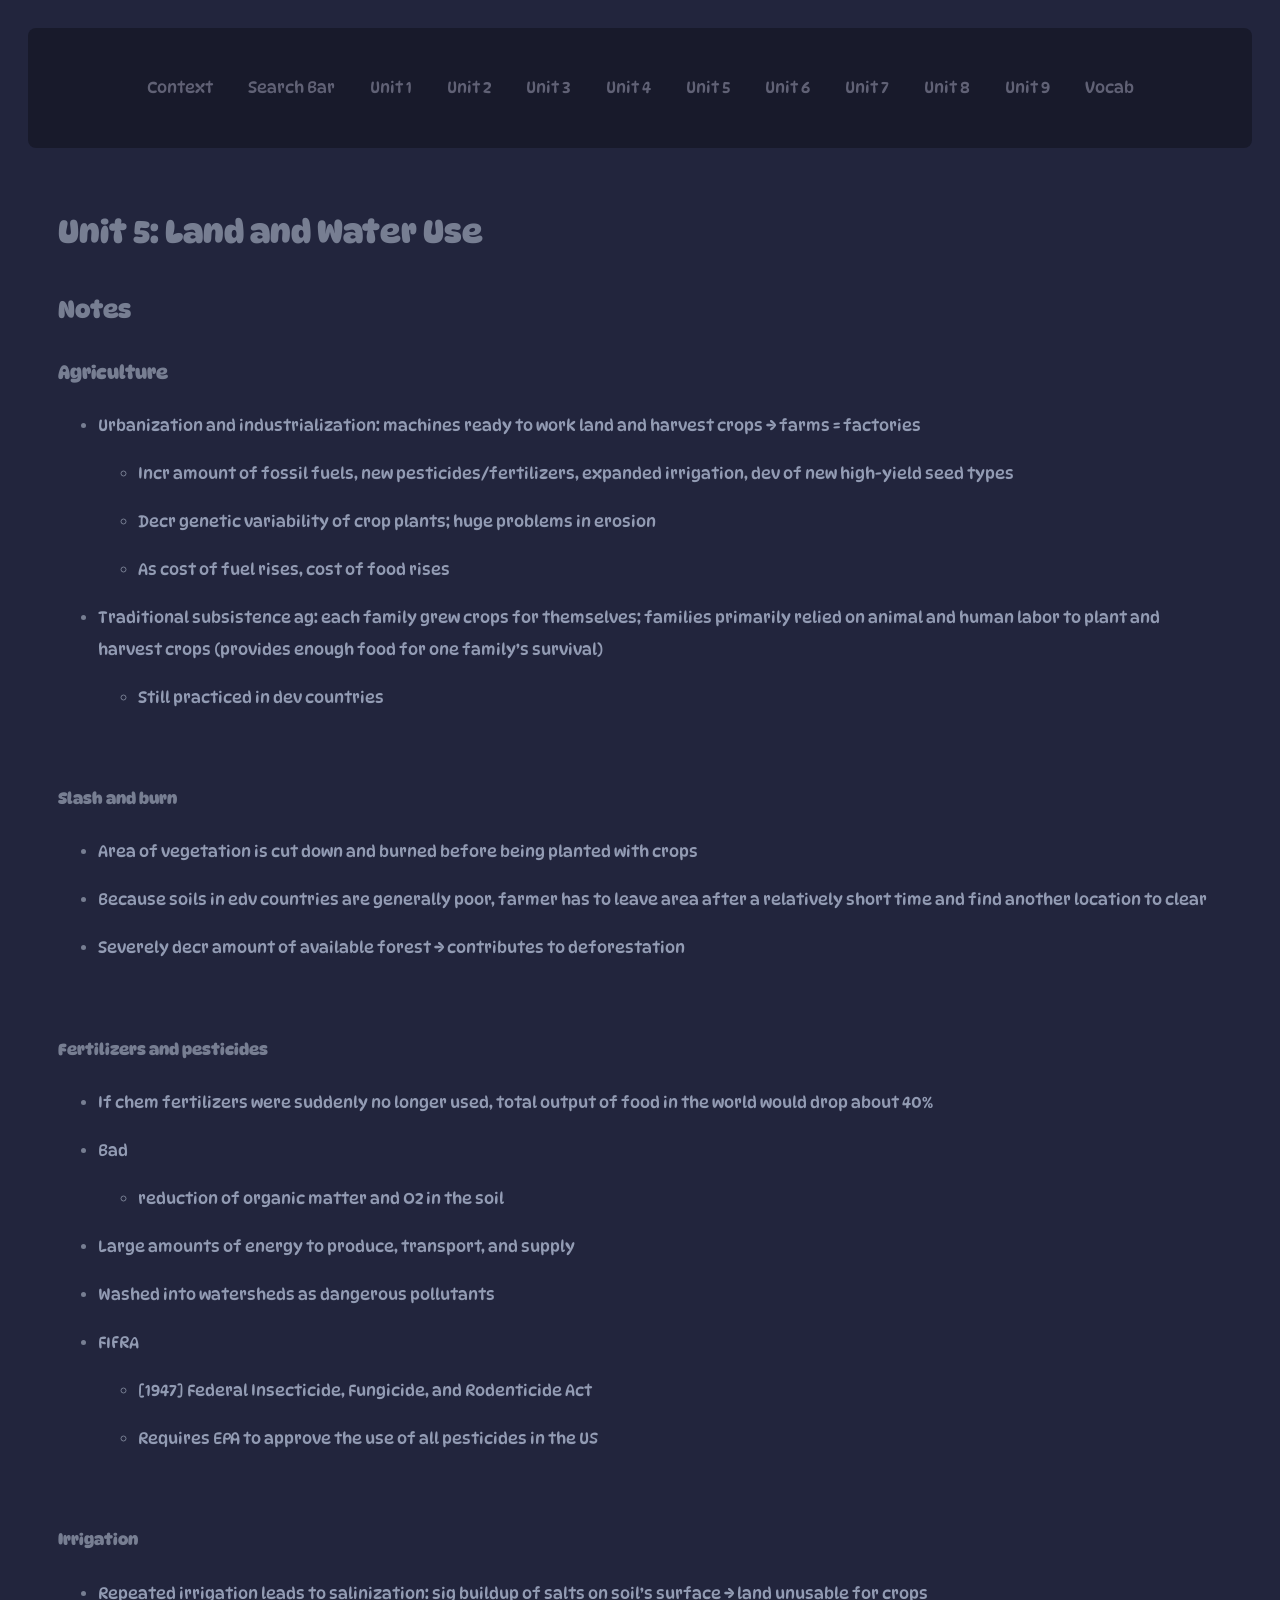
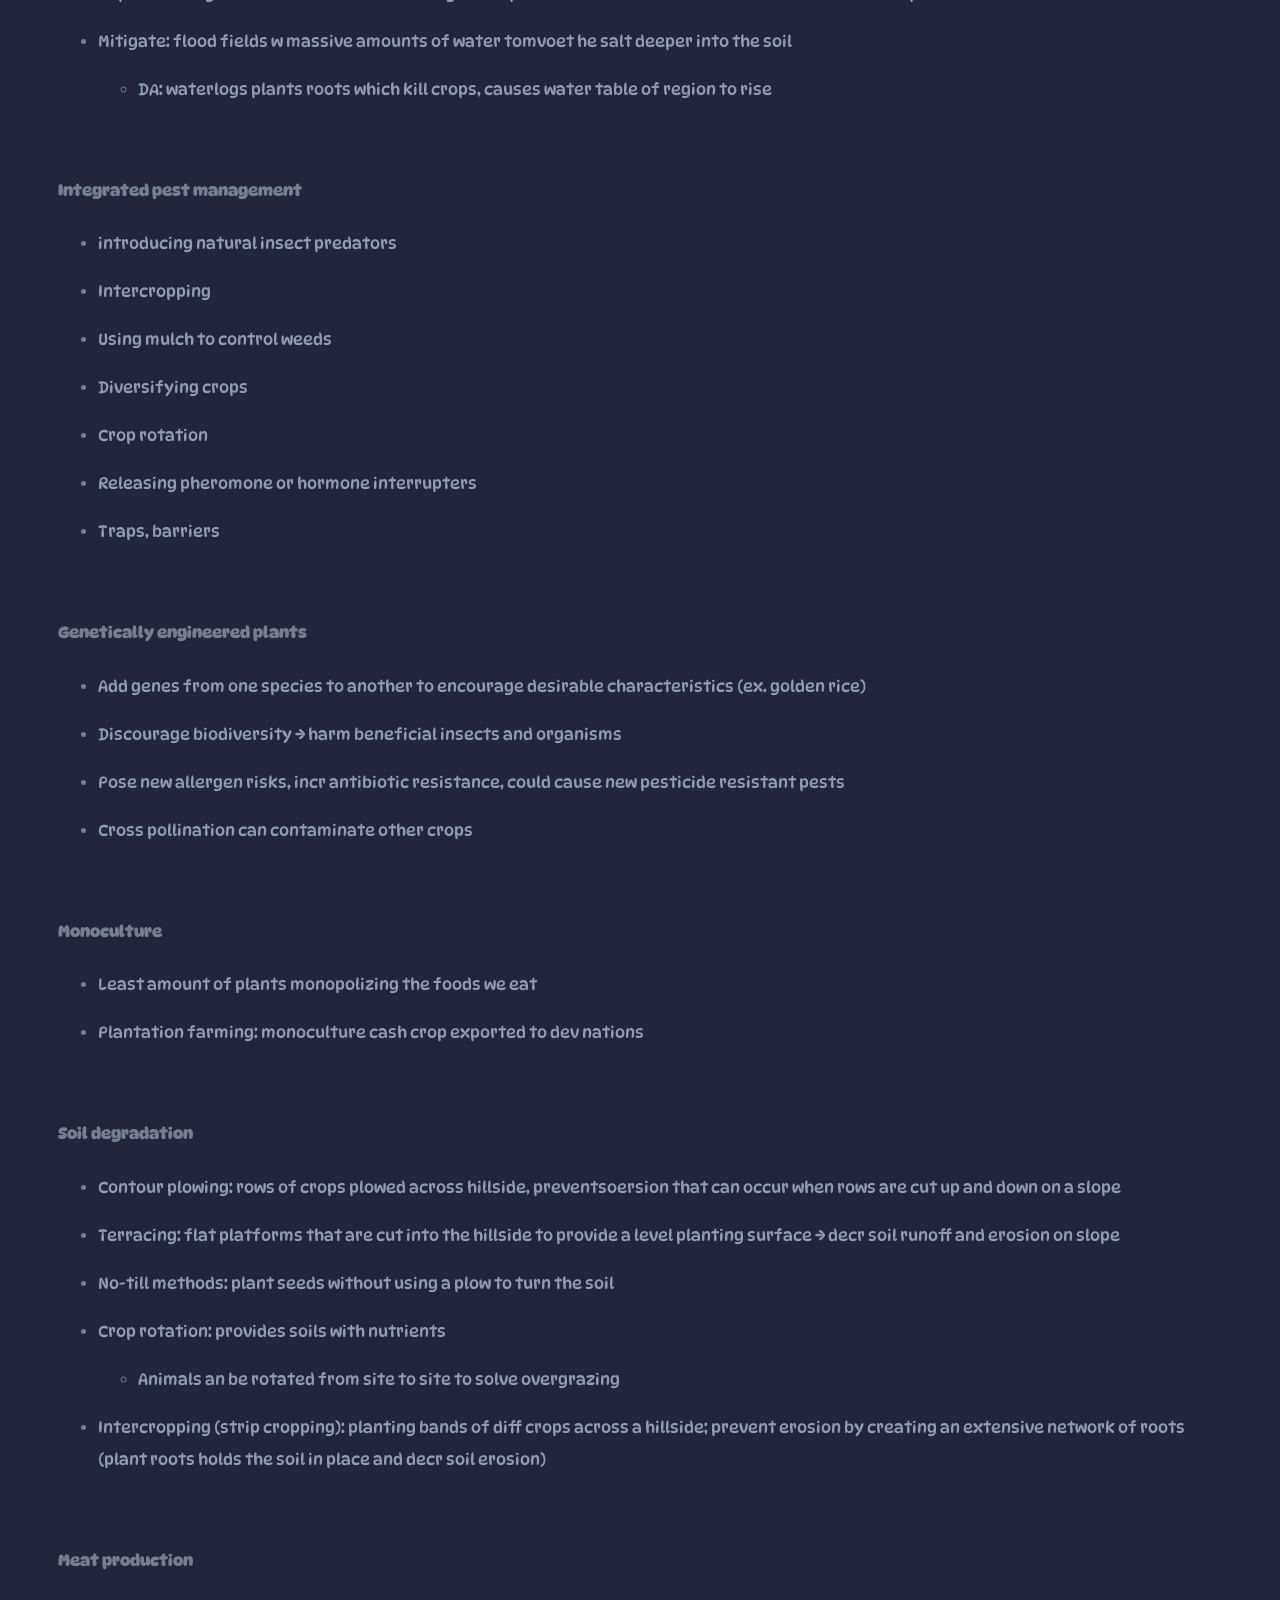
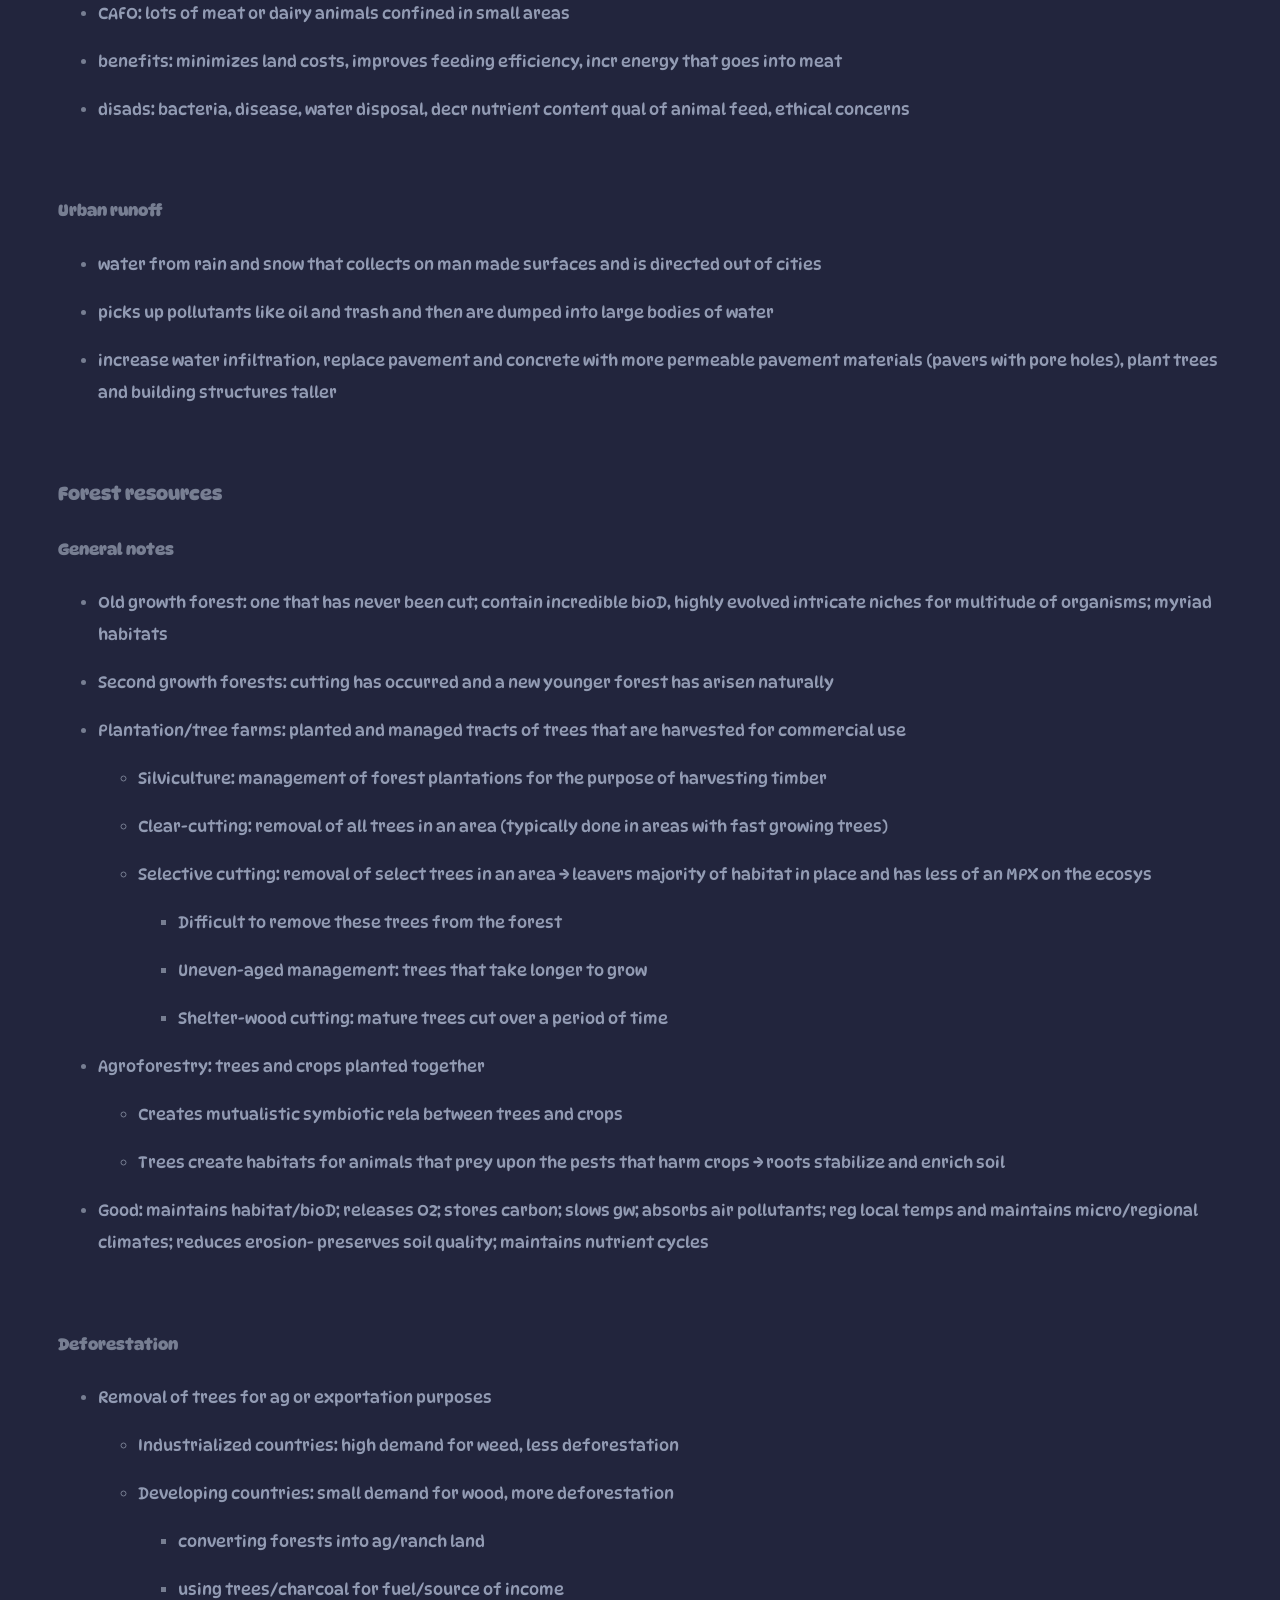
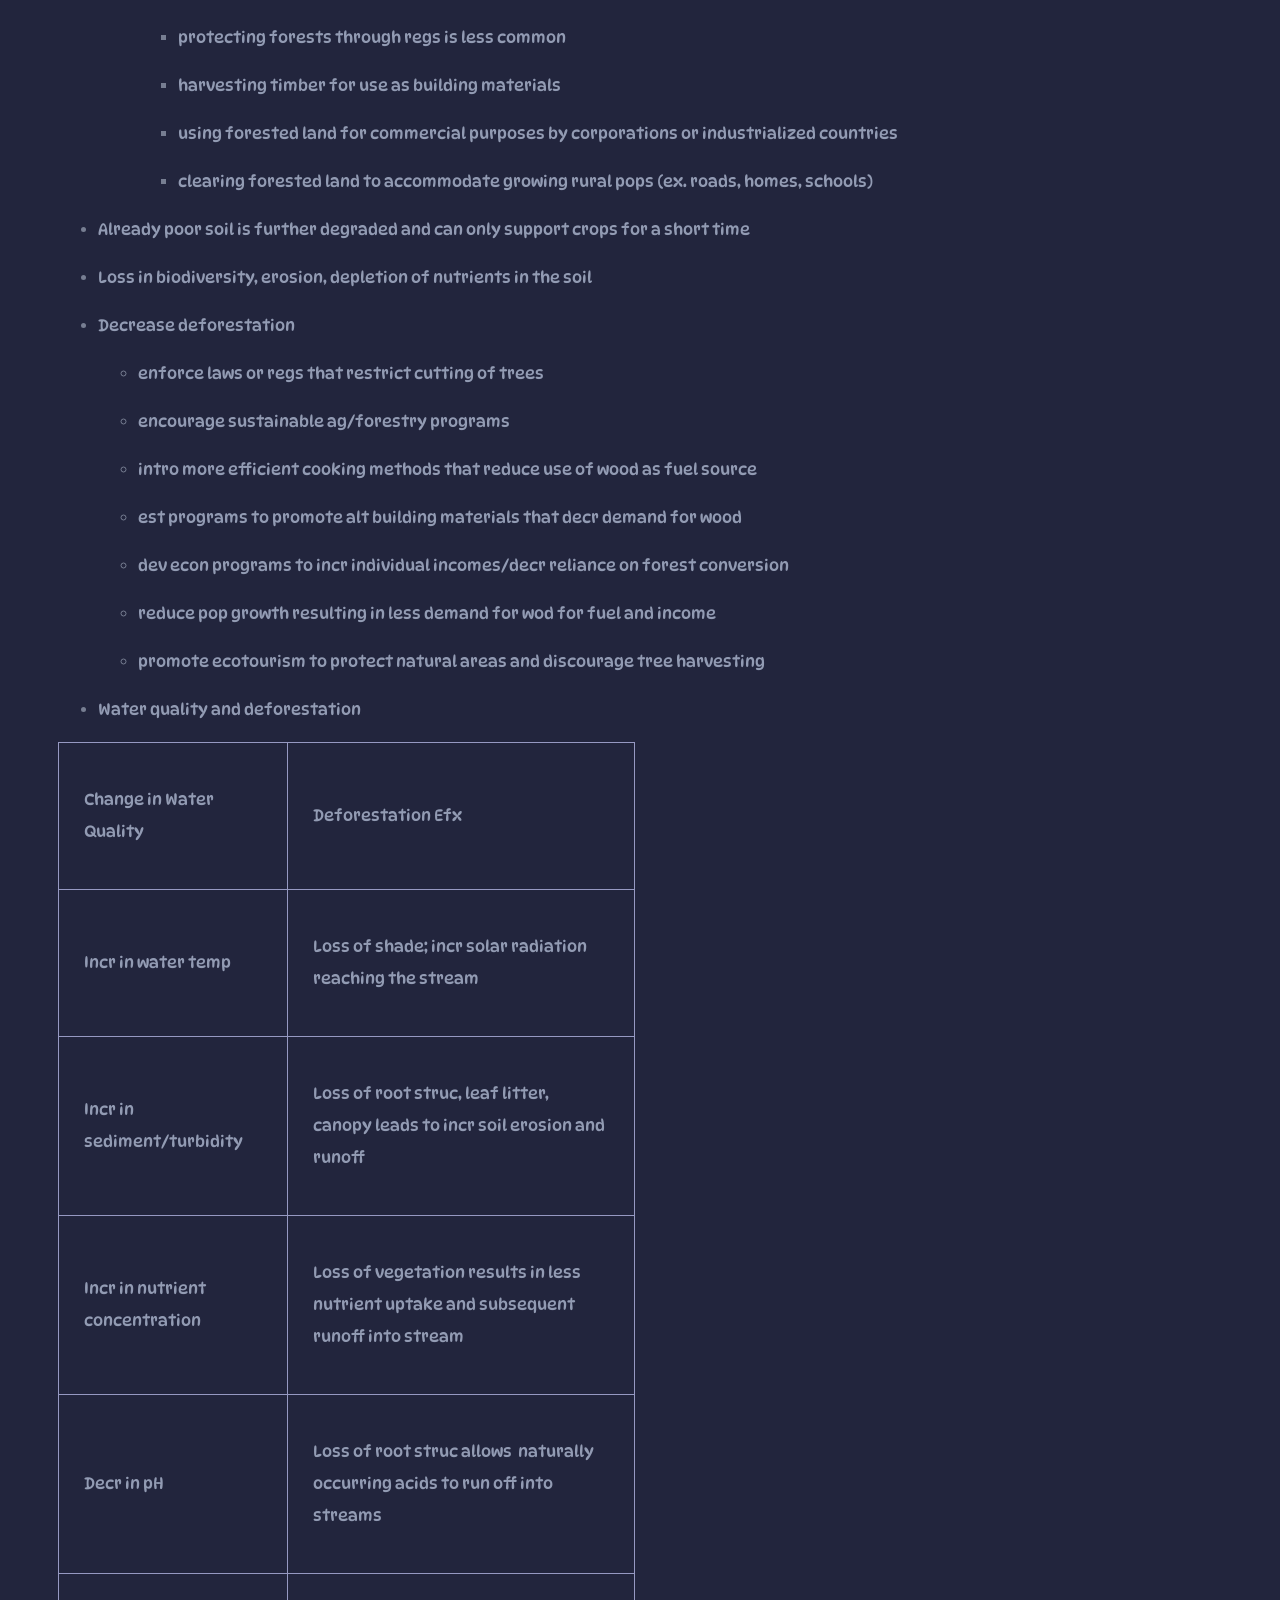
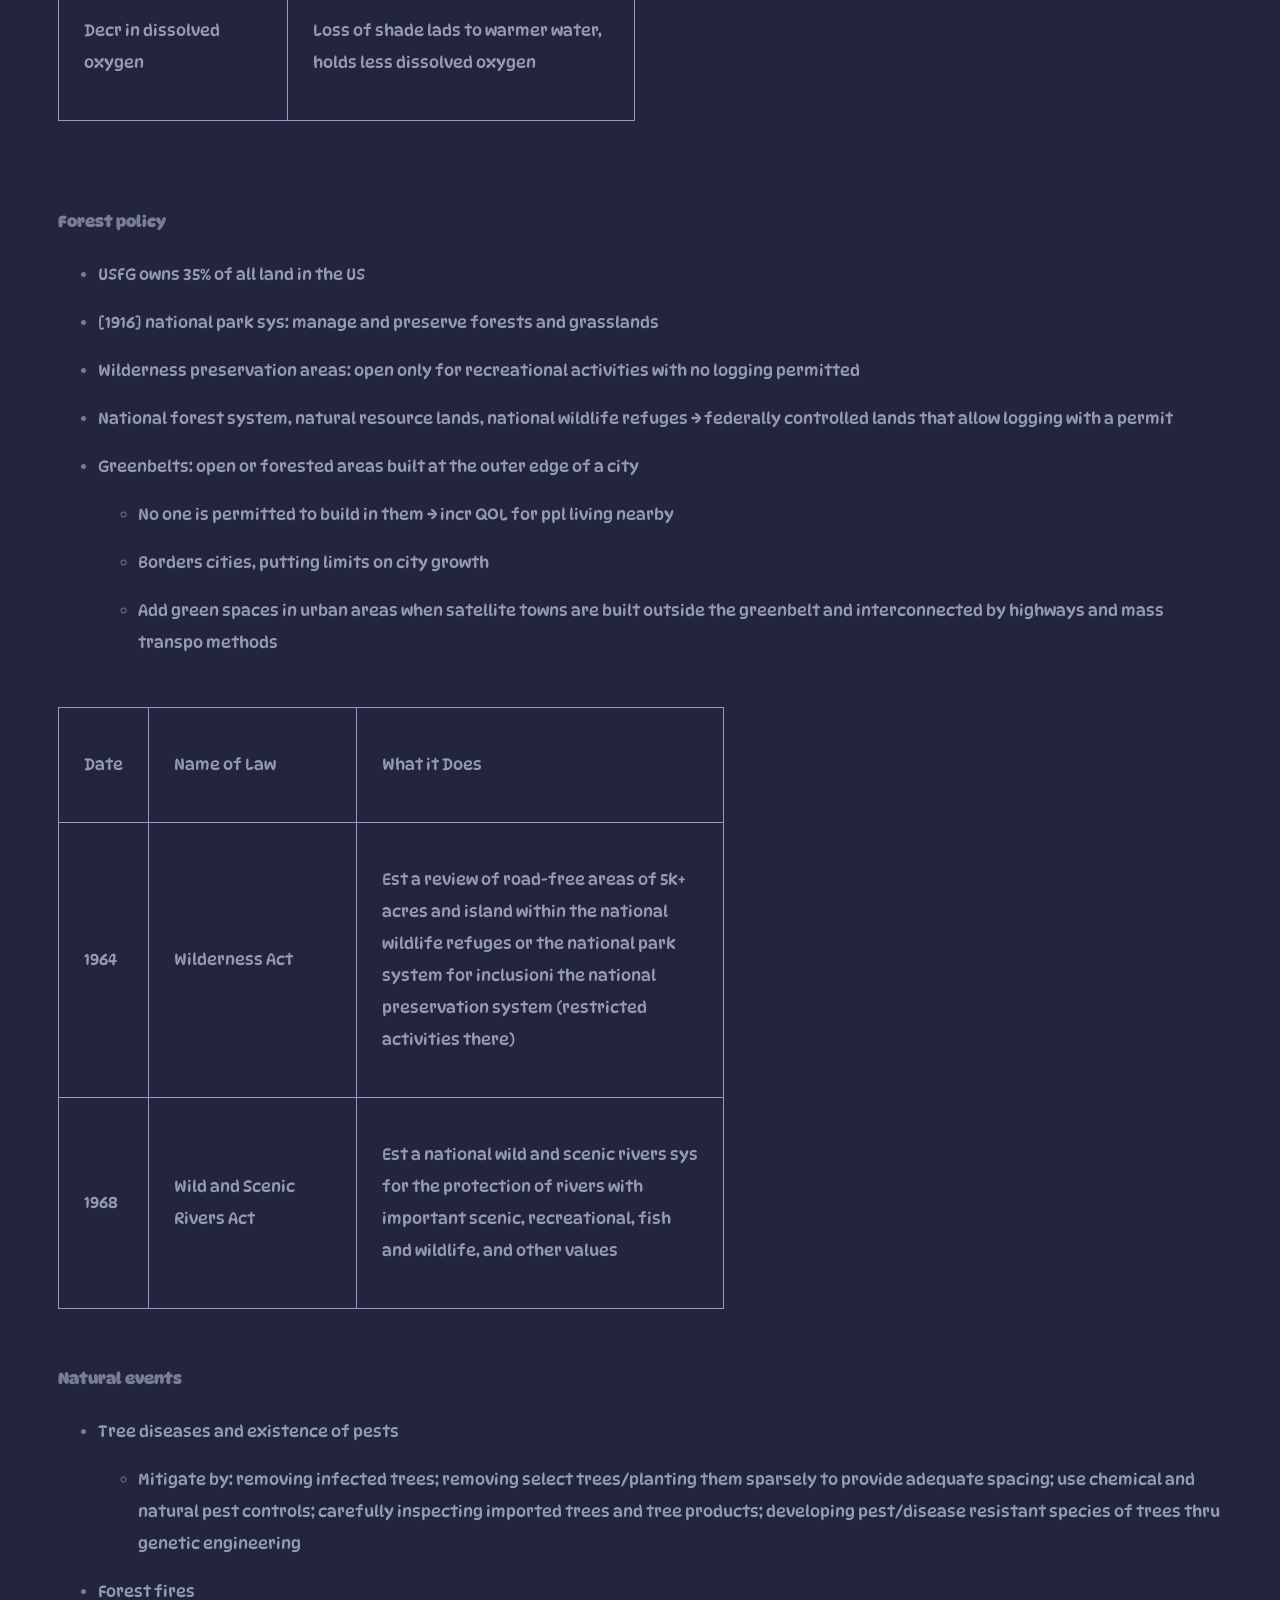
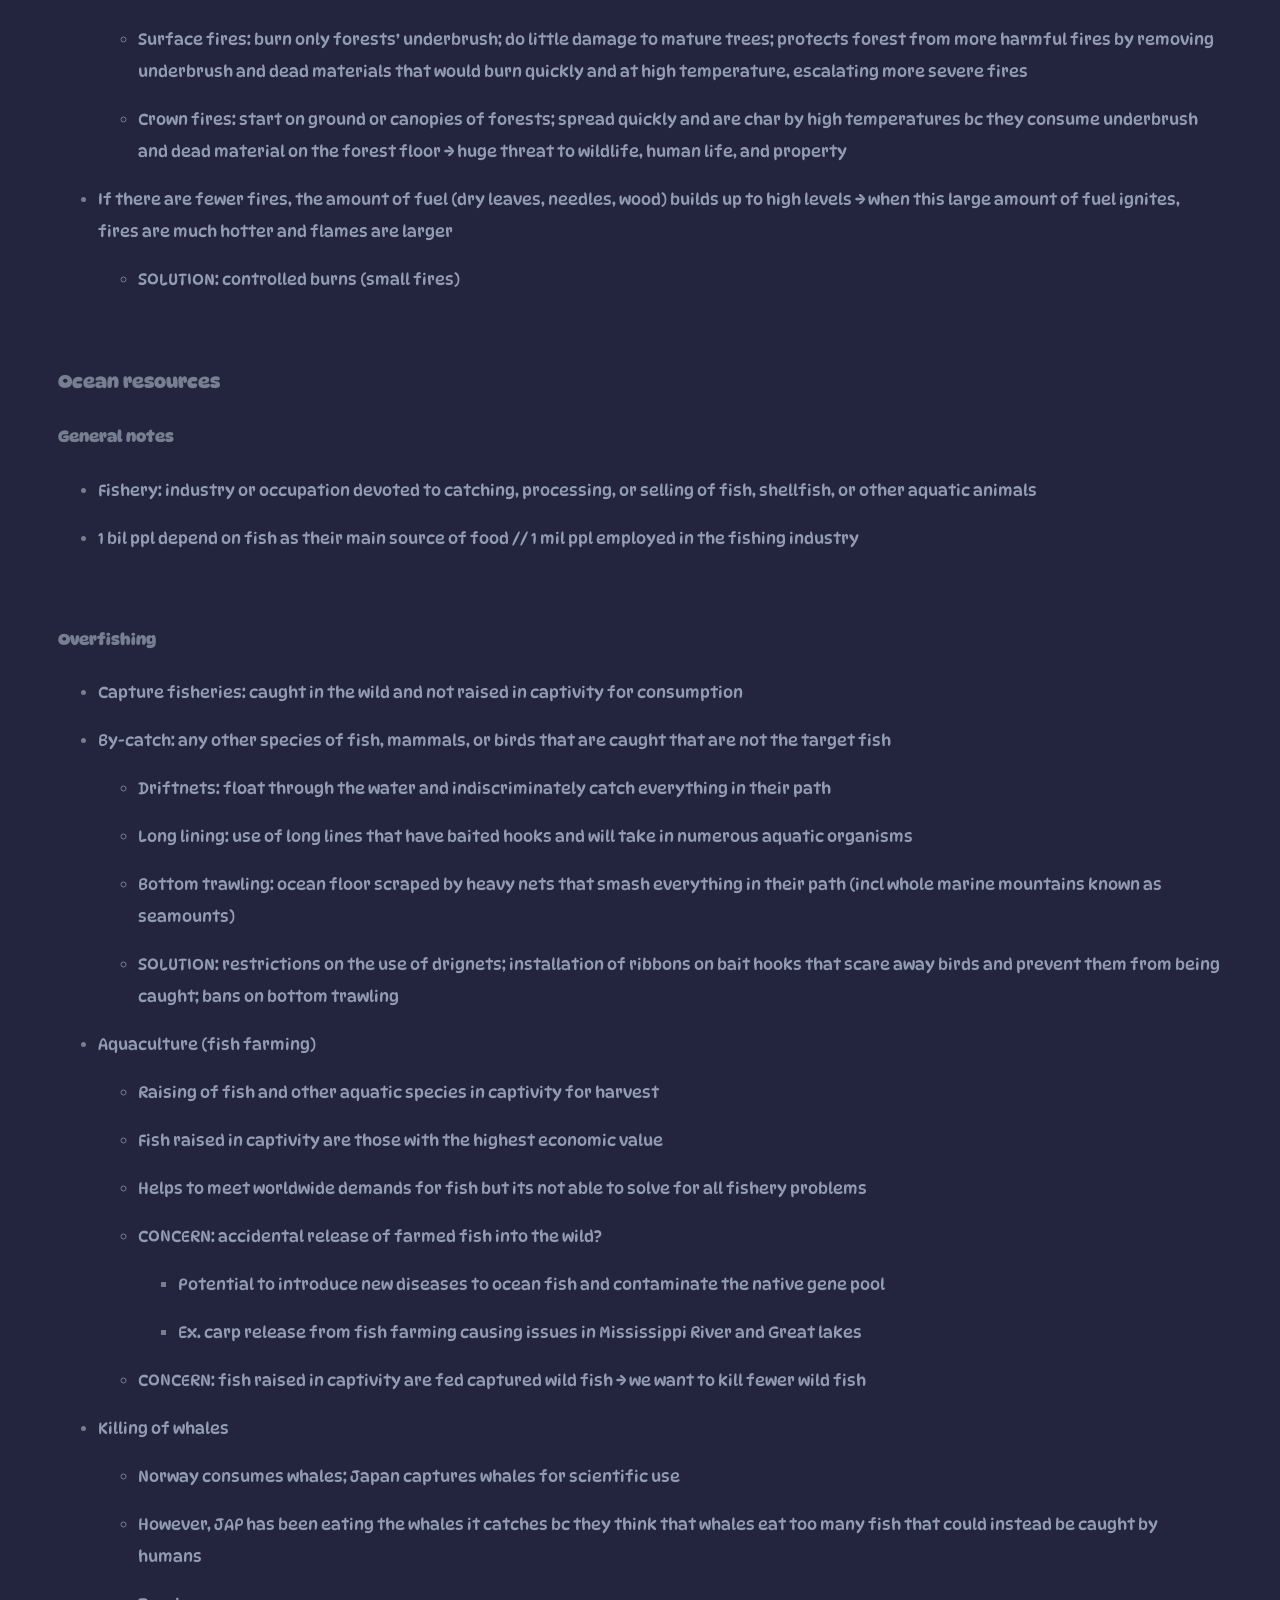
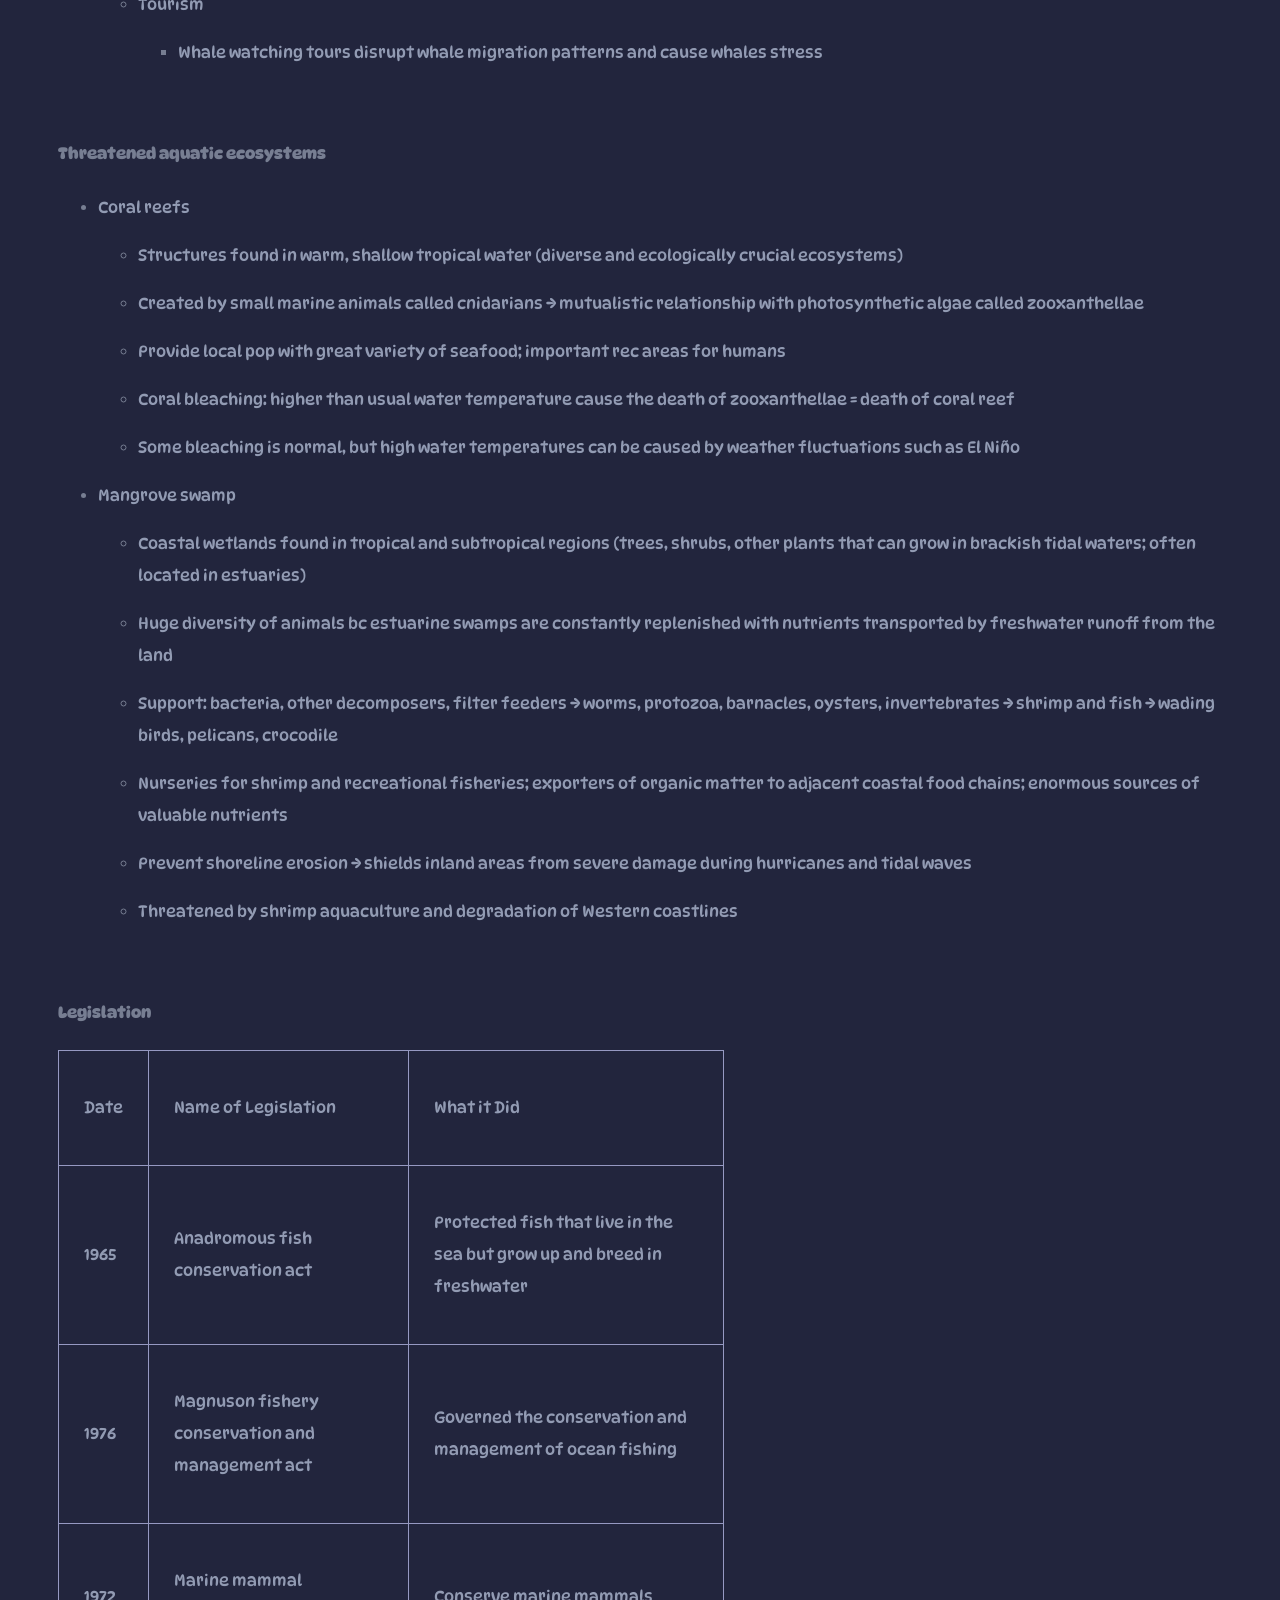
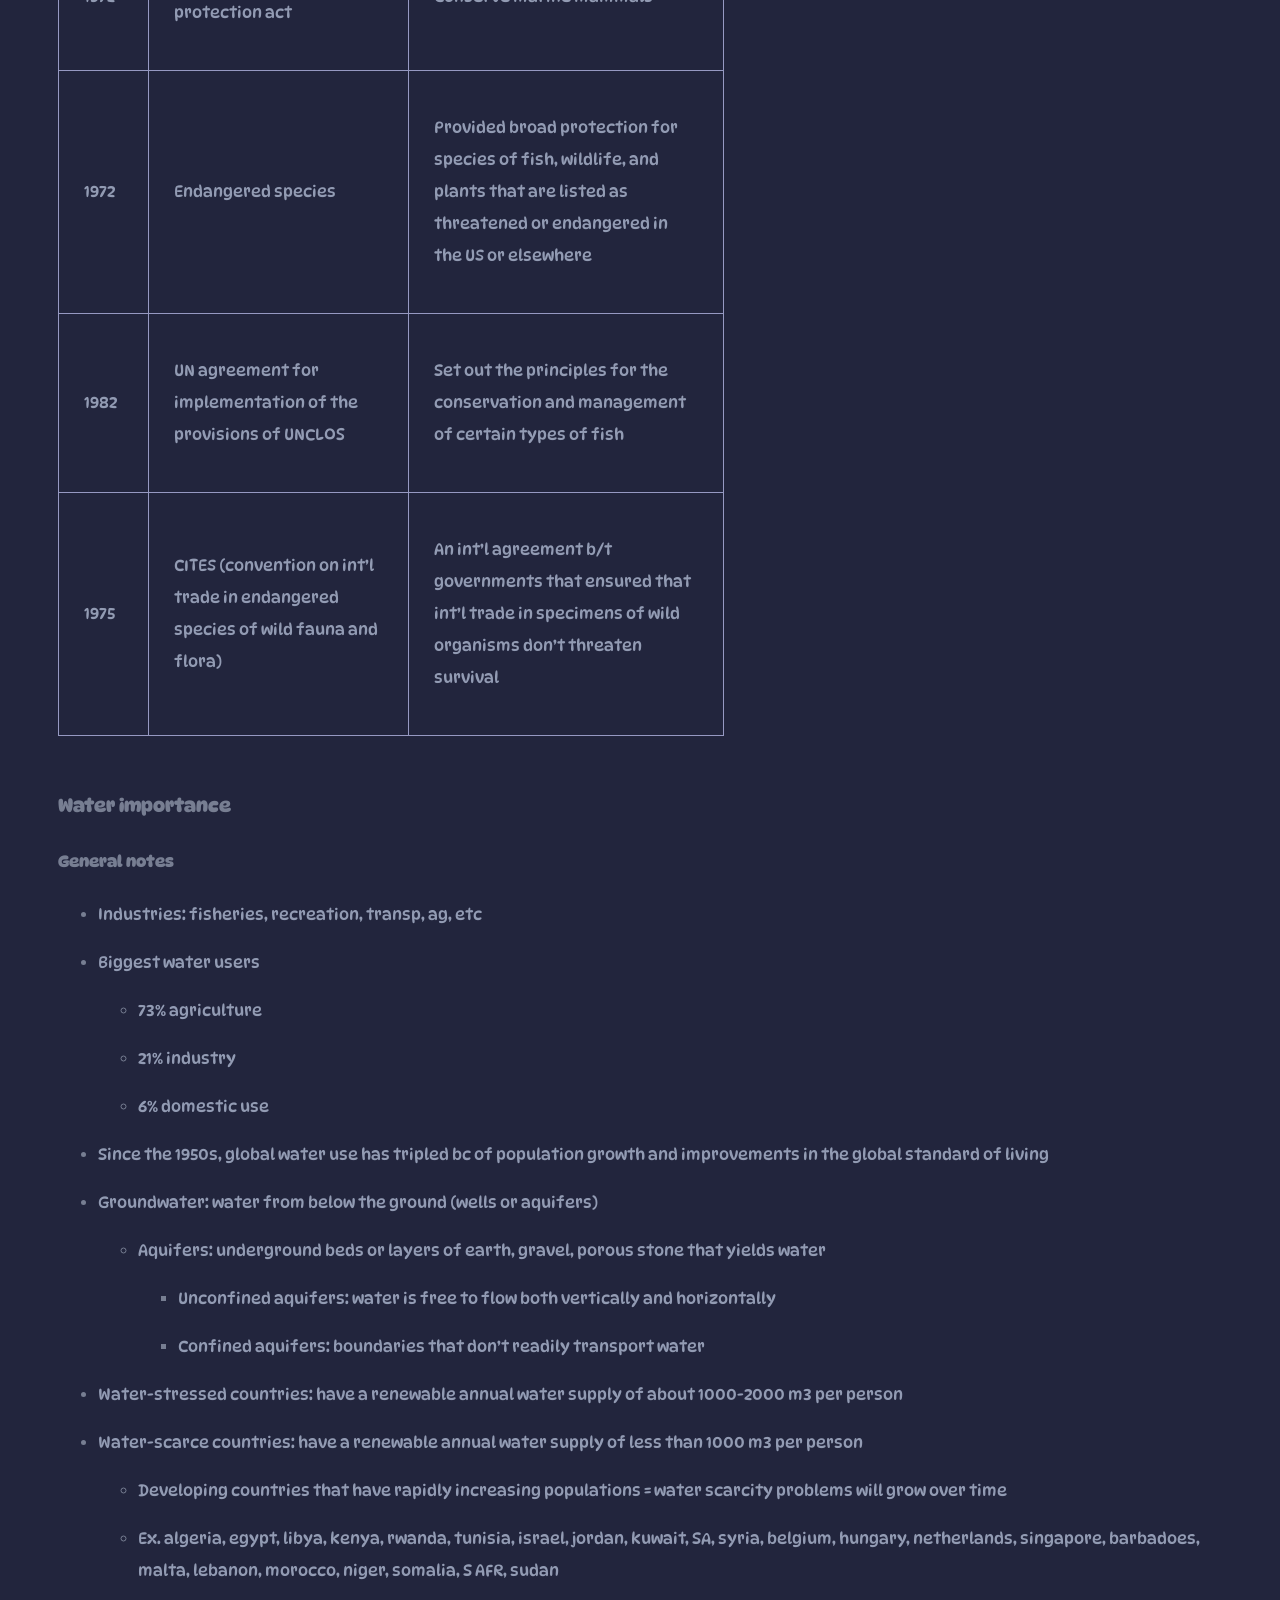
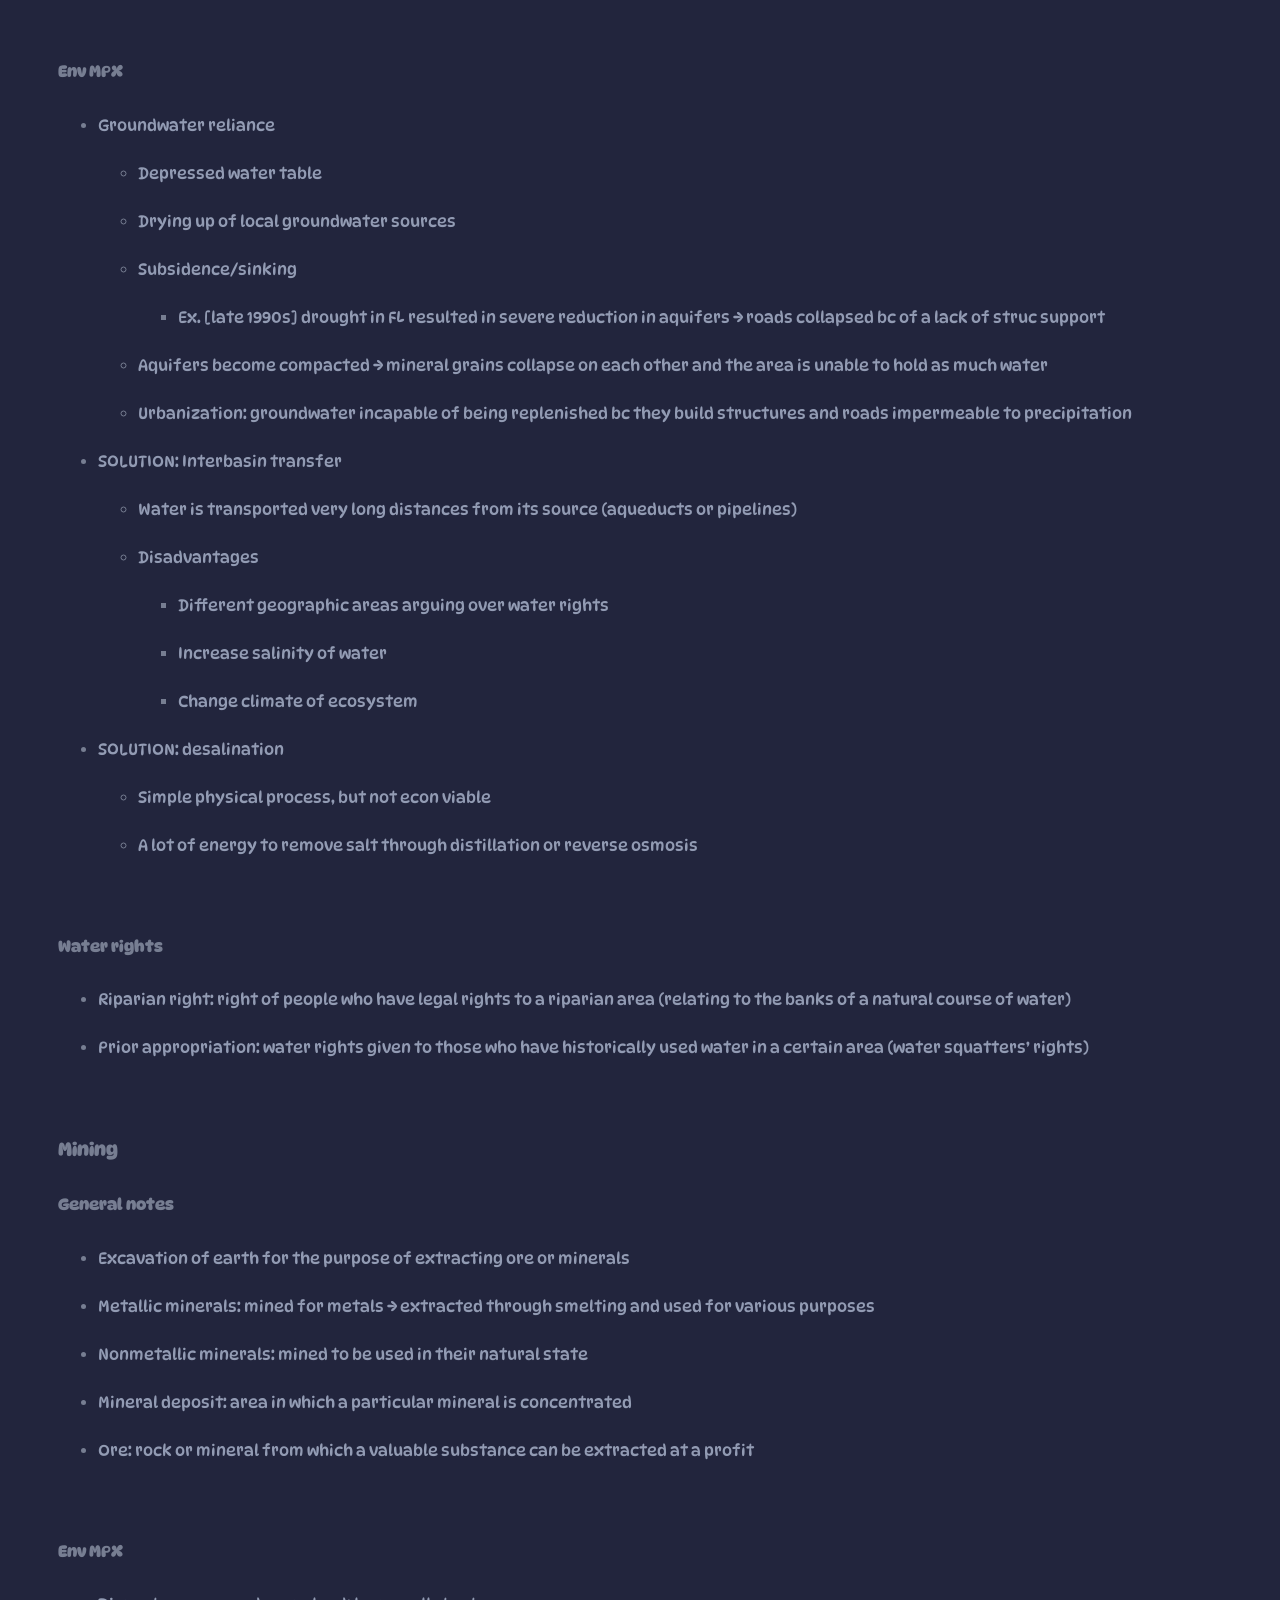
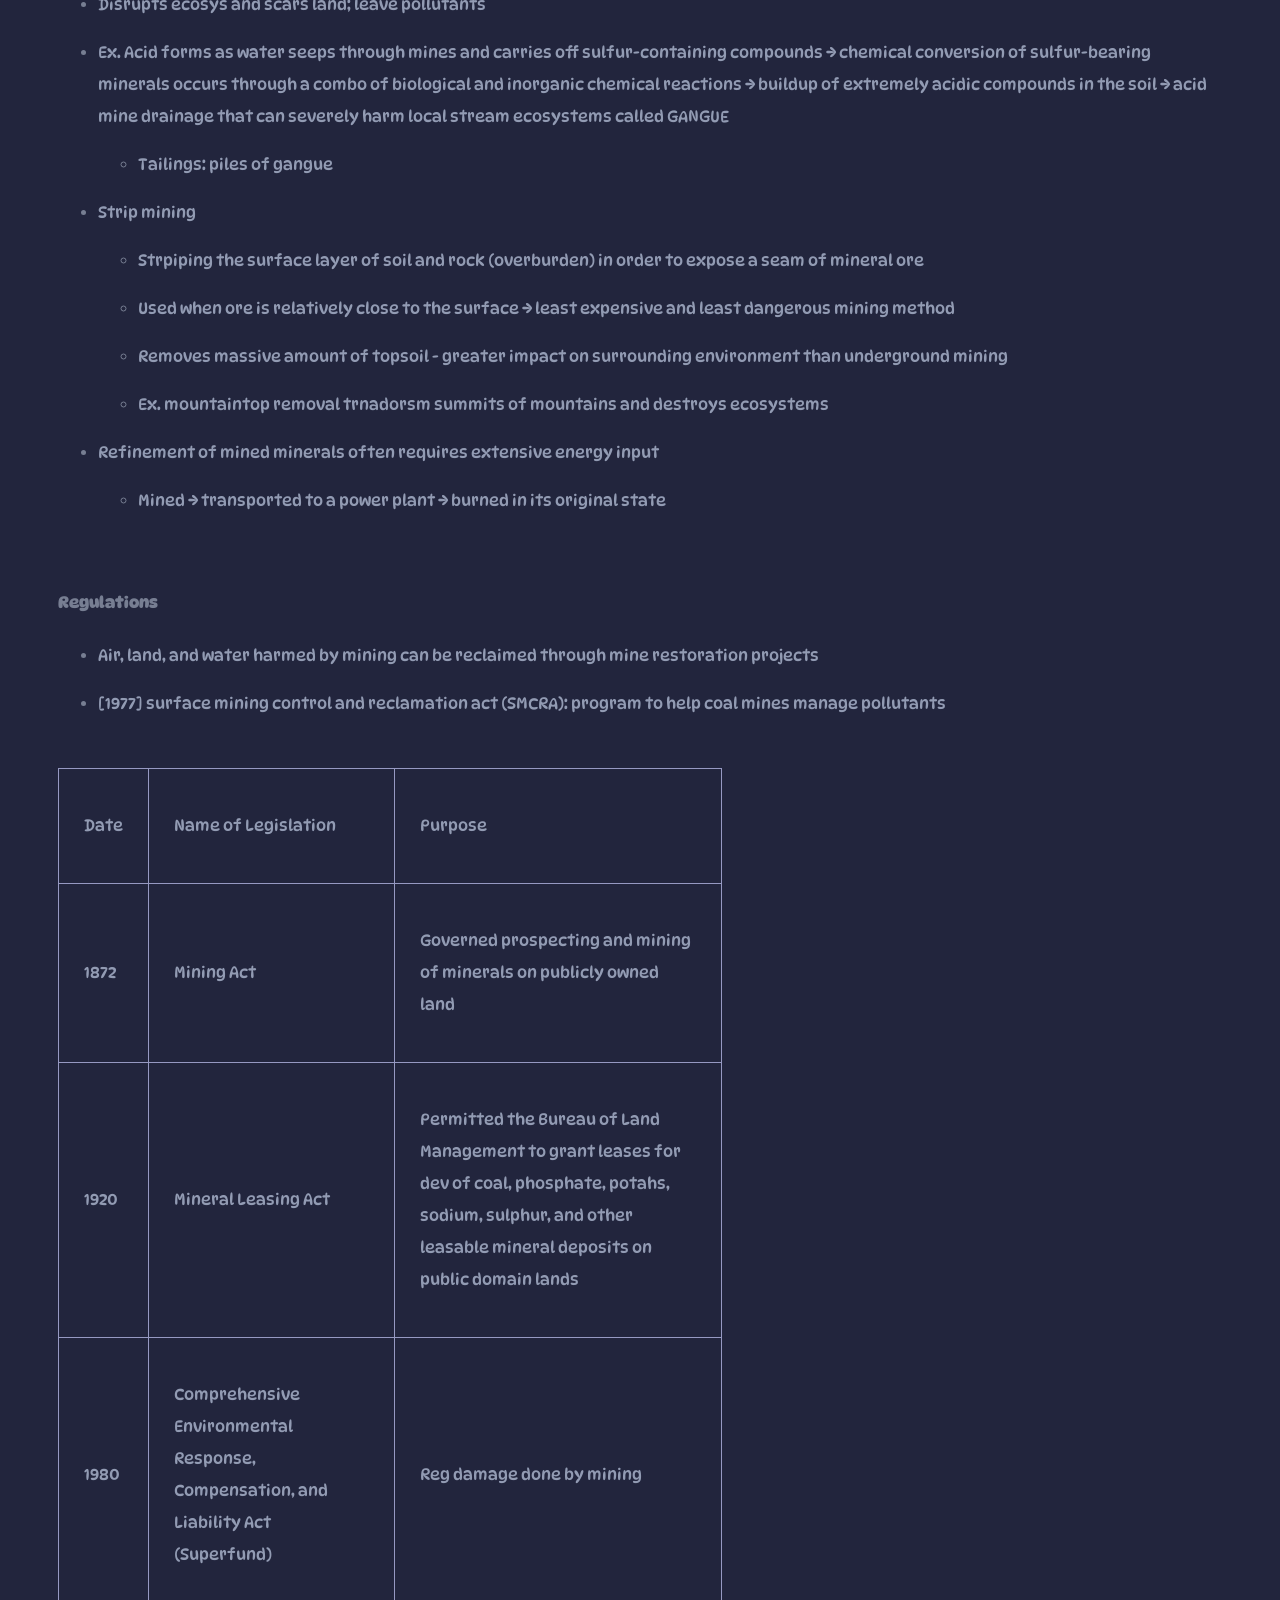
<file: unit5.html>
<!DOCTYPE html>
<html>
	<head>
		<link rel="stylesheet" href="main.css">
		<meta charset="UTF-8" />
        <meta name="viewport" content="width=device-width, initial-scale=1.0" />
    	<title>Review 5</title>
		        <link rel="preconnect" href="https://fonts.googleapis.com">
        <link rel="preconnect" href="https://fonts.gstatic.com" crossorigin>
        <link href="https://fonts.googleapis.com/css2?family=DynaPuff:wght@400..700&display=swap" rel="stylesheet">
    </head>
    <body>
        <nav>
            <a href="./index.html">Context</a>
            <a href="./search.html">Search Bar</a>
            <a href="./unit1.html">Unit 1</a>
            <a href="./unit2.html">Unit 2</a>
            <a href="./unit3.html">Unit 3</a>
            <a href="./unit4.html">Unit 4</a>
            <a href="./unit5.html">Unit 5</a>
            <a href="./unit6.html">Unit 6</a>
            <a href="./unit7.html">Unit 7</a>
            <a href="./unit8.html">Unit 8</a>
            <a href="./unit9.html">Unit 9</a>
            <a href="./vocab.html">Vocab</a>
        </nav>
        <main>
            <h1 id="GIVEMESPACE">Unit 5: Land and Water Use</h1>
            <h2>Notes</h2>

            <h3><span>Agriculture</span></h3>
                <ul>
                <li>
                    <p>Urbanization and industrialization:
                    machines ready to work land and harvest crops → farms = factories</p>
                </li>
                <ul>
                    <li>
                    <p>Incr amount of fossil fuels, new
                        pesticides/fertilizers, expanded irrigation, dev of new high-yield
                        seed types</p>
                    </li>
                    <li>
                    <p>Decr genetic variability of crop
                        plants; huge problems in erosion</p>
                    </li>
                    <li>
                    <p>As cost of fuel rises, cost of food
                        rises</p>
                    </li>
                </ul>
                <li>
                    <p>Traditional subsistence ag: each family
                    grew crops for themselves; families primarily relied on animal and
                    human labor to plant and harvest crops (provides enough food for one
                    family’s survival)</p>
                </li>
                <ul>
                    <li>
                    <p>Still practiced in dev countries</p>
                    </li>
                </ul>
                </ul><br>
            
            <h4>Slash and burn</h4>
            
                <ul>
                <li>
                    <p>Area of vegetation is cut down and
                    burned before being planted with crops</p>
                </li>
                <li>
                    <p>Because soils in edv countries are
                    generally poor, farmer has to leave area after a relatively short time
                    and find another location to clear</p>
                </li>
                <li>
                    <p>Severely decr amount of available
                    forest → contributes to deforestation</p>
                </li>
                </ul><br>
            
            <h4>Fertilizers and pesticides</h4>
            
                <ul>
                <li>
                    <p>If chem fertilizers were suddenly no
                    longer used, total output of food in the world would drop about 40%
                    </p>
                </li>
                <li>
                    <p>Bad</p>
                </li>
                <ul>
                    <li>
                    <p>reduction of organic matter and
                        O<span>2</span> in the soil</p>
                    </li>
                </ul>
                <li>
                    <p>Large amounts of energy to produce,
                    transport, and supply</p>
                </li>
                <li>
                    <p>Washed into watersheds as dangerous pollutants</p>
                </li>
                <li>
                    <p>FIFRA</p>
                </li>
                <ul>
                    <li>
                    <p>[1947] Federal Insecticide,
                        Fungicide, and Rodenticide Act</p>
                    </li>
                    <li>
                    <p>Requires EPA to approve the use of
                        all pesticides in the US</p>
                    </li>
                </ul>
                </ul><br>
            
            <h4>Irrigation</h4>
            
                <ul>
                <li>
                    <p>Repeated irrigation leads to
                    salinization: sig buildup of salts on soil’s surface → land unusable
                    for crops</p>
                </li>
                <li>
                    <p>Mitigate: flood fields w massive
                    amounts of water tomvoet he salt deeper into the soil</p>
                </li>
                <ul>
                    <li>
                    <p>DA: waterlogs plants roots which kill
                        crops, causes water table of region to rise</p>
                    </li>
                </ul>
                </ul><br>
            
            <h4>Integrated pest management</h4>
            
                <ul>
                <li>
                    <p>introducing natural insect predators
                    </p>
                </li>
                <li>
                    <p>Intercropping</p>
                </li>
                <li>
                    <p>Using mulch to control weeds</p>
                </li>
                <li>
                    <p>Diversifying crops</p>
                </li>
                <li>
                    <p>Crop rotation</p>
                </li>
                <li>
                    <p>Releasing pheromone or hormone
                    interrupters</p>
                </li>
                <li>
                    <p>Traps, barriers</p>
                </li>
                </ul><br>
            
            <h4>Genetically engineered plants</h4>
            
                <ul>
                <li>
                    <p>Add genes from one species to another
                    to encourage desirable characteristics (ex. golden rice)</p>
                </li>
                <li>
                    <p>Discourage biodiversity → harm
                    beneficial insects and organisms</p>
                </li>
                <li>
                    <p>Pose new allergen risks, incr
                    antibiotic resistance, could cause new pesticide resistant pests</p>
                </li>
                <li>
                    <p>Cross pollination can contaminate other
                    crops</p>
                </li>
                </ul><br>
            
            <h4>Monoculture</h4>
            
                <ul>
                <li>
                    <p>Least amount of plants monopolizing the
                    foods we eat</p>
                </li>
                <li>
                    <p>Plantation farming: monoculture cash
                    crop exported to dev nations</p>
                </li>
                </ul><br>
            
            <h4>Soil degradation</h4>
            
                <ul>
                <li>
                    <p>Contour plowing: rows of crops plowed
                    across hillside, preventsoersion that can occur when rows are cut up
                    and down on a slope</p>
                </li>
                <li>
                    <p>Terracing: flat platforms that are cut
                    into the hillside to provide a level planting surface → decr soil
                    runoff and erosion on slope</p>
                </li>
                <li>
                    <p>No-till methods: plant seeds without
                    using a plow to turn the soil</p>
                </li>
                <li>
                    <p>Crop rotation: provides soils with
                    nutrients</p>
                </li>
                <ul>
                    <li>
                    <p>Animals an be rotated from site to
                        site to solve overgrazing</p>
                    </li>
                </ul>
                <li>
                    <p>Intercropping (strip cropping):
                    planting bands of diff crops across a hillside; prevent erosion by
                    creating an extensive network of roots (plant roots holds the soil in
                    place and decr soil erosion)</p>
                </li>
                </ul><br>
            
            <h4>Meat production</h4>
            
                <ul>
                <li>
                    <p>CAFO: lots of meat or dairy animals
                    confined in small areas</p>
                </li>
                <li>
                    <p>benefits: minimizes land costs,
                    improves feeding efficiency, incr energy that goes into meat</p>
                </li>
                <li>
                    <p>disads: bacteria, disease, water
                    disposal, decr nutrient content qual of animal feed, ethical concerns
                    </p>
                </li>
                </ul><br>
            
            <h4>Urban runoff</h4>
            
                <ul>
                <li>
                    <p>water from rain and snow that collects
                    on man made surfaces and is directed out of cities</p>
                </li>
                <li>
                    <p>picks up pollutants like oil and trash
                    and then are dumped into large bodies of water</p>
                </li>
                <li>
                    <p>increase water infiltration, replace
                    pavement and concrete with more permeable pavement materials (pavers
                    with pore holes), plant trees and building structures taller</p>
                </li>
                </ul><br>
            
            <h3>Forest resources</h3>
            <h4>General notes</h4>
            
                <ul>
                <li>
                    <p>Old growth forest: one that has never
                    been cut; contain incredible bioD, highly evolved intricate niches for
                    multitude of organisms; myriad habitats</p>
                </li>
                <li>
                    <p>Second growth forests: cutting has
                    occurred and a new younger forest has arisen naturally</p>
                </li>
                <li>
                    <p>Plantation/tree farms: planted and
                    managed tracts of trees that are harvested for commercial use</p>
                </li>
                <ul>
                    <li>
                    <p>Silviculture: management of forest
                        plantations for the purpose of harvesting timber</p>
                    </li>
                    <li>
                    <p>Clear-cutting: removal of all trees
                        in an area (typically done in areas with fast growing trees)</p>
                    </li>
                    <li>
                    <p>Selective cutting: removal of select
                        trees in an area → leavers majority of habitat in place and has less
                        of an MPX on the ecosys</p>
                    </li>
                    <ul>
                    <li>
                        <p>Difficult to remove these trees
                        from the forest</p>
                    </li>
                    <li>
                        <p>Uneven-aged management: trees that
                        take longer to grow</p>
                    </li>
                    <li>
                        <p>Shelter-wood cutting: mature trees
                        cut over a period of time</p>
                    </li>
                    </ul>
                </ul>
                <li>
                    <p>Agroforestry: trees and crops planted
                    together</p>
                </li>
                <ul>
                    <li>
                    <p>Creates mutualistic symbiotic rela
                        between trees and crops</p>
                    </li>
                    <li>
                    <p>Trees create habitats for animals
                        that prey upon the pests that harm crops → roots stabilize and
                        enrich soil</p>
                    </li>
                </ul>
                <li>
                    <p>Good: maintains habitat/bioD; releases
                    O2; stores carbon; slows gw; absorbs air pollutants; reg local temps
                    and maintains micro/regional climates; reduces erosion- preserves soil
                    quality; maintains nutrient cycles</p>
                </li>
                </ul><br>
            
            <h4>Deforestation</h4>
            
                <ul>
                <li>
                    <p>Removal of trees for ag or exportation
                    purposes</p>
                </li>
                <ul>
                    <li>
                    <p>Industrialized countries: high demand
                        for weed, less deforestation</p>
                    </li>
                    <li>
                    <p>Developing countries: small demand
                        for wood, more deforestation</p>
                    </li>
                    <ul>
                    <li>
                        <p>converting forests into ag/ranch
                        land</p>
                    </li>
                    <li>
                        <p>using trees/charcoal for
                        fuel/source of income</p>
                    </li>
                    <li>
                        <p>protecting forests through regs is
                        less common</p>
                    </li>
                    <li>
                        <p>harvesting timber for use as
                        building materials</p>
                    </li>
                    <li>
                        <p>using forested land for commercial
                        purposes by corporations or industrialized countries</p>
                    </li>
                    <li>
                        <p>clearing forested land to
                        accommodate growing rural pops (ex. roads, homes, schools)</p>
                    </li>
                    </ul>
                </ul>
                <li>
                    <p>Already poor soil is further degraded
                    and can only support crops for a short time</p>
                </li>
                <li>
                    <p>Loss in biodiversity, erosion,
                    depletion of nutrients in the soil</p>
                </li>
                <li>
                    <p>Decrease deforestation</p>
                </li>
                <ul>
                    <li>
                    <p>enforce laws or regs that restrict
                        cutting of trees</p>
                    </li>
                    <li>
                    <p>encourage sustainable ag/forestry
                        programs</p>
                    </li>
                    <li>
                    <p>intro more efficient cooking methods
                        that reduce use of wood as fuel source</p>
                    </li>
                    <li>
                    <p>est programs to promote alt building
                        materials that decr demand for wood</p>
                    </li>
                    <li>
                    <p>dev econ programs to incr individual
                        incomes/decr reliance on forest conversion</p>
                    </li>
                    <li>
                    <p>reduce pop growth resulting in less
                        demand for wod for fuel and income</p>
                    </li>
                    <li>
                    <p>promote ecotourism to protect natural
                        areas and discourage tree harvesting</p>
                    </li>
                </ul>
                <li>
                    <p>Water quality and deforestation</p>
                </li>
                </ul>
                <div align="left">
                <table>
                    <colgroup>
                    <col width="229">
                    <col width="347">
                    </colgroup>
                    <tbody>
                    <tr>
                        <td>
                        <p>Change in Water Quality</p>
                        </td>
                        <td>
                        <p>Deforestation Efx</p>
                        </td>
                    </tr>
                    <tr>
                        <td>
                        <p>Incr in water temp</p>
                        </td>
                        <td>
                        <p>Loss of shade; incr solar radiation reaching the
                            stream</p>
                        </td>
                    </tr>
                    <tr>
                        <td>
                        <p>Incr in sediment/turbidity</p>
                        </td>
                        <td>
                        <p>Loss of root struc, leaf litter, canopy leads to incr
                            soil erosion and runoff</p>
                        </td>
                    </tr>
                    <tr>
                        <td>
                        <p>Incr in nutrient concentration</p>
                        </td>
                        <td>
                        <p>Loss of vegetation results in less nutrient uptake
                            and subsequent runoff into stream</p>
                        </td>
                    </tr>
                    <tr>
                        <td>
                        <p>Decr in pH</p>
                        </td>
                        <td>
                        <p>Loss of root struc allows&nbsp; naturally occurring
                            acids to run off into streams</p>
                        </td>
                    </tr>
                    <tr>
                        <td>
                        <p>Decr in dissolved oxygen</p>
                        </td>
                        <td>
                        <p>Loss of shade lads to warmer water, holds less
                            dissolved oxygen</p>
                        </td>
                    </tr>
                    </tbody>
                </table>
                </div><br><br>
            
            <h4>Forest policy</h4>
            
                <ul>
                <li>
                    <p>USFG owns 35% of all land in the US</p>
                </li>
                <li>
                    <p>[1916] national park sys: manage and
                    preserve forests and grasslands</p>
                </li>
                <li>
                    <p>Wilderness preservation areas: open
                    only for recreational activities with no logging permitted</p>
                </li>
                <li>
                    <p>National forest system, natural
                    resource lands, national wildlife refuges → federally controlled lands
                    that allow logging with a permit</p>
                </li>
                <li>
                    <p>Greenbelts: open or forested areas
                    built at the outer edge of a city</p>
                </li>
                <ul>
                    <li>
                    <p>No one is permitted to build in them
                        → incr QOL for ppl living nearby</p>
                    </li>
                    <li>
                    <p>Borders cities, putting limits on
                        city growth</p>
                    </li>
                    <li>
                    <p>Add green spaces in urban areas when
                        satellite towns are built outside the greenbelt and interconnected
                        by highways and mass transpo methods</p>
                    </li>
                </ul>
                </ul><br>
                <div align="left">
                <table>
                    <colgroup>
                    <col width="49">
                    <col width="208">
                    <col width="367">
                    </colgroup>
                    <tbody>
                    <tr>
                        <td>
                        <p>Date</p>
                        </td>
                        <td>
                        <p>Name of Law</p>
                        </td>
                        <td>
                        <p>What it Does</p>
                        </td>
                    </tr>
                    <tr>
                        <td>
                        <p>1964</p>
                        </td>
                        <td>
                        <p>Wilderness Act</p>
                        </td>
                        <td>
                        <p>Est a review of road-free areas of 5k+ acres and
                            island within the national wildlife refuges or the national park
                            system for inclusioni the national preservation system
                            (restricted activities there)</p>
                        </td>
                    </tr>
                    <tr>
                        <td>
                        <p>1968</p>
                        </td>
                        <td>
                        <p>Wild and Scenic Rivers Act</p>
                        </td>
                        <td>
                        <p>Est a national wild and scenic rivers sys for the
                            protection of rivers with important scenic, recreational, fish
                            and wildlife, and other values</p>
                        </td>
                    </tr>
                    </tbody>
                </table>
                </div><br>
            
            <h4>Natural events</h4>
            
                <ul>
                <li>
                    <p>Tree diseases and existence of pests
                    </p>
                </li>
                <ul>
                    <li>
                    <p>Mitigate by: removing infected trees;
                        removing select trees/planting them sparsely to provide adequate
                        spacing; use chemical and natural pest controls; carefully
                        inspecting imported trees and tree products; developing pest/disease
                        resistant species of trees thru genetic engineering</p>
                    </li>
                </ul>
                <li>
                    <p>Forest fires</p>
                </li>
                <ul>
                    <li>
                    <p>Surface fires: burn only forests’
                        underbrush; do little damage to mature trees; protects forest from
                        more harmful fires by removing underbrush and dead materials that
                        would burn quickly and at high temperature, escalating more severe
                        fires</p>
                    </li>
                    <li>
                    <p>Crown fires: start on ground or
                        canopies of forests; spread quickly and are char by high
                        temperatures bc they consume underbrush and dead material on the
                        forest floor → huge threat to wildlife, human life, and property</p>
                    </li>
                </ul>
                <li>
                    <p>If there are fewer fires, the amount of
                    fuel (dry leaves, needles, wood) builds up to high levels → when this
                    large amount of fuel ignites, fires are much hotter and flames are
                    larger</p>
                </li>
                <ul>
                    <li>
                    <p>SOLUTION: controlled burns (small
                        fires)</p>
                    </li>
                </ul>
                </ul><br>
            
            <h3>Ocean resources</h3>
            <h4>General notes</h4>
            
                <ul>
                <li>
                    <p>Fishery: industry or occupation devoted
                    to catching, processing, or selling of fish, shellfish, or other
                    aquatic animals</p>
                </li>
                <li>
                    <p>1 bil ppl depend on fish as their main
                    source of food // 1 mil ppl employed in the fishing industry</p>
                </li>
                </ul><br>
            
            <h4>Overfishing</h4>
            
                <ul>
                <li>
                    <p>Capture fisheries: caught in the wild
                    and not raised in captivity for consumption</p>
                </li>
                <li>
                    <p>By-catch: any other species of fish,
                    mammals, or birds that are caught that are not the target fish</p>
                </li>
                <ul>
                    <li>
                    <p>Driftnets: float through the water
                        and indiscriminately catch everything in their path</p>
                    </li>
                    <li>
                    <p>Long lining: use of long lines that
                        have baited hooks and will take in numerous aquatic organisms</p>
                    </li>
                    <li>
                    <p>Bottom trawling: ocean floor scraped
                        by heavy nets that smash everything in their path (incl whole marine
                        mountains known as seamounts)</p>
                    </li>
                    <li>
                    <p>SOLUTION: restrictions on the use of
                        drignets; installation of ribbons on bait hooks that scare away
                        birds and prevent them from being caught; bans on bottom trawling
                    </p>
                    </li>
                </ul>
                <li>
                    <p>Aquaculture (fish farming)</p>
                </li>
                <ul>
                    <li>
                    <p>Raising of fish and other aquatic
                        species in captivity for harvest</p>
                    </li>
                    <li>
                    <p>Fish raised in captivity are those
                        with the highest economic value</p>
                    </li>
                    <li>
                    <p>Helps to meet worldwide demands for
                        fish but its not able to solve for all fishery problems</p>
                    </li>
                    <li>
                    <p>CONCERN: accidental release of farmed
                        fish into the wild?</p>
                    </li>
                    <ul>
                    <li>
                        <p>Potential to introduce new diseases
                        to ocean fish and contaminate the native gene pool</p>
                    </li>
                    <li>
                        <p>Ex. carp release from fish farming
                        causing issues in Mississippi River and Great lakes</p>
                    </li>
                    </ul>
                    <li>
                    <p>CONCERN: fish raised in captivity are
                        fed captured wild fish → we want to kill fewer wild fish</p>
                    </li>
                </ul>
                <li>
                    <p>Killing of whales</p>
                </li>
                <ul>
                    <li>
                    <p>Norway consumes whales; Japan
                        captures whales for scientific use</p>
                    </li>
                    <li>
                    <p>However, JAP has been eating the
                        whales it catches bc they think that whales eat too many fish that
                        could instead be caught by humans</p>
                    </li>
                    <li>
                    <p>Tourism</p>
                    </li>
                    <ul>
                    <li>
                        <p>Whale watching tours disrupt whale
                        migration patterns and cause whales stress</p>
                    </li>
                    </ul>
                </ul>
                </ul><br>
            
            <h4>Threatened aquatic ecosystems</h4>
            
                <ul>
                <li>
                    <p>Coral reefs</p>
                </li>
                <ul>
                    <li>
                    <p>Structures found in warm, shallow
                        tropical water (diverse and ecologically crucial ecosystems)</p>
                    </li>
                    <li>
                    <p>Created by small marine animals
                        called cnidarians → mutualistic relationship with photosynthetic
                        algae called zooxanthellae</p>
                    </li>
                    <li>
                    <p>Provide local pop with great variety
                        of seafood; important rec areas for humans</p>
                    </li>
                    <li>
                    <p>Coral bleaching: higher than usual
                        water temperature cause the death of zooxanthellae = death of coral
                        reef</p>
                    </li>
                    <li>
                    <p>Some bleaching is normal, but high
                        water temperatures can be caused by weather fluctuations such as El
                        Niño</p>
                    </li>
                </ul>
                <li>
                    <p>Mangrove swamp</p>
                </li>
                <ul>
                    <li>
                    <p>Coastal wetlands found in tropical
                        and subtropical regions (trees, shrubs, other plants that can grow
                        in brackish tidal waters; often located in estuaries)</p>
                    </li>
                    <li>
                    <p>Huge diversity of animals bc
                        estuarine swamps are constantly replenished with nutrients
                        transported by freshwater runoff from the land</p>
                    </li>
                    <li>
                    <p>Support: bacteria, other decomposers,
                        filter feeders → worms, protozoa, barnacles, oysters, invertebrates
                        → shrimp and fish → wading birds, pelicans, crocodile</p>
                    </li>
                    <li>
                    <p>Nurseries for shrimp and recreational
                        fisheries; exporters of organic matter to adjacent coastal food
                        chains; enormous sources of valuable nutrients</p>
                    </li>
                    <li>
                    <p>Prevent shoreline erosion → shields
                        inland areas from severe damage during hurricanes and tidal waves
                    </p>
                    </li>
                    <li>
                    <p>Threatened by shrimp aquaculture and
                        degradation of Western coastlines</p>
                    </li>
                </ul>
                </ul><br>
            
            <h4>Legislation</h4>
            
                <div align="left">
                <table>
                    <colgroup>
                    <col width="49">
                    <col width="260">
                    <col width="315">
                    </colgroup>
                    <tbody>
                    <tr>
                        <td>
                        <p>Date</p>
                        </td>
                        <td>
                        <p>Name of Legislation</p>
                        </td>
                        <td>
                        <p>What it Did</p>
                        </td>
                    </tr>
                    <tr>
                        <td>
                        <p>1965</p>
                        </td>
                        <td>
                        <p>Anadromous fish conservation act</p>
                        </td>
                        <td>
                        <p>Protected fish that live in the sea but grow up and
                            breed in freshwater</p>
                        </td>
                    </tr>
                    <tr>
                        <td>
                        <p>1976</p>
                        </td>
                        <td>
                        <p>Magnuson fishery conservation and management act</p>
                        </td>
                        <td>
                        <p>Governed the conservation and management of ocean
                            fishing</p>
                        </td>
                    </tr>
                    <tr>
                        <td>
                        <p>1972</p>
                        </td>
                        <td>
                        <p>Marine mammal protection act</p>
                        </td>
                        <td>
                        <p>Conserve marine mammals</p>
                        </td>
                    </tr>
                    <tr>
                        <td>
                        <p>1972</p>
                        </td>
                        <td>
                        <p>Endangered species</p>
                        </td>
                        <td>
                        <p>Provided broad protection for species of fish,
                            wildlife, and plants that are listed as threatened or endangered
                            in the US or elsewhere</p>
                        </td>
                    </tr>
                    <tr>
                        <td>
                        <p>1982</p>
                        </td>
                        <td>
                        <p>UN agreement for implementation of the provisions of
                            UNCLOS</p>
                        </td>
                        <td>
                        <p>Set out the principles for the conservation and
                            management of certain types of fish</p>
                        </td>
                    </tr>
                    <tr>
                        <td>
                        <p>1975</p>
                        </td>
                        <td>
                        <p>CITES (convention on int’l trade in endangered
                            species of wild fauna and flora)</p>
                        </td>
                        <td>
                        <p>An int’l agreement b/t governments that ensured that
                            int’l trade in specimens of wild organisms don’t threaten
                            survival</p>
                        </td>
                    </tr>
                    </tbody>
                </table>
                </div><br>
            
            <h3>Water importance</h3>
            <h4>General notes</h4>
            
                <ul>
                <li>
                    <p>Industries: fisheries, recreation,
                    transp, ag, etc</p>
                </li>
                <li>
                    <p>Biggest water users</p>
                </li>
                <ul>
                    <li>
                    <p>73% agriculture</p>
                    </li>
                    <li>
                    <p>21% industry</p>
                    </li>
                    <li>
                    <p>6% domestic use</p>
                    </li>
                </ul>
                <li>
                    <p>Since the 1950s, global water use has
                    tripled bc of population growth and improvements in the global
                    standard of living</p>
                </li>
                <li>
                    <p>Groundwater: water from below the
                    ground (wells or aquifers)</p>
                </li>
                <ul>
                    <li>
                    <p>Aquifers: underground beds or layers
                        of earth, gravel, porous stone that yields water</p>
                    </li>
                    <ul>
                    <li>
                        <p>Unconfined aquifers: water is free
                        to flow both vertically and horizontally</p>
                    </li>
                    <li>
                        <p>Confined aquifers: boundaries that
                        don’t readily transport water</p>
                    </li>
                    </ul>
                </ul>
                <li>
                    <p>Water-stressed countries: have a
                    renewable annual water supply of about 1000-2000 m<span>3</span> per
                    person</p>
                </li>
                <li>
                    <p>Water-scarce countries: have a
                    renewable annual water supply of less than 1000 m<span>3</span> per
                    person</p>
                </li>
                <ul>
                    <li>
                    <p>Developing countries that have
                        rapidly increasing populations = water scarcity problems will grow
                        over time</p>
                    </li>
                    <li>
                    <p>Ex. algeria, egypt, libya, kenya,
                        rwanda, tunisia, israel, jordan, kuwait, SA, syria, belgium,
                        hungary, netherlands, singapore, barbadoes, malta, lebanon, morocco,
                        niger, somalia, S AFR, sudan</p>
                    </li>
                </ul>
                </ul><br>
            
            <h4>Env MPX</h4>
            
                <ul>
                <li>
                    <p>Groundwater reliance</p>
                </li>
                <ul>
                    <li>
                    <p>Depressed water table</p>
                    </li>
                    <li>
                    <p>Drying up of local groundwater
                        sources</p>
                    </li>
                    <li>
                    <p>Subsidence/sinking</p>
                    </li>
                    <ul>
                    <li>
                        <p>Ex. [late 1990s] drought in FL
                        resulted in severe reduction in aquifers → roads collapsed bc of a
                        lack of struc support</p>
                    </li>
                    </ul>
                    <li>
                    <p>Aquifers become compacted → mineral
                        grains collapse on each other and the area is unable to hold as much
                        water</p>
                    </li>
                    <li>
                    <p>Urbanization: groundwater incapable
                        of being replenished bc they build structures and roads impermeable
                        to precipitation</p>
                    </li>
                </ul>
                </ul>
                <ul>
                <li>
                    <p>SOLUTION: Interbasin transfer</p>
                </li>
                <ul>
                    <li>
                    <p>Water is transported very long
                        distances from its source (aqueducts or pipelines)</p>
                    </li>
                    <li>
                    <p>Disadvantages</p>
                    </li>
                    <ul>
                    <li>
                        <p>Different geographic areas arguing
                        over water rights</p>
                    </li>
                    <li>
                        <p>Increase salinity of water</p>
                    </li>
                    <li>
                        <p>Change climate of ecosystem</p>
                    </li>
                    </ul>
                </ul>
                <li>
                    <p>SOLUTION: desalination</p>
                </li>
                <ul>
                    <li>
                    <p>Simple physical process, but not econ
                        viable</p>
                    </li>
                    <li>
                    <p>A lot of energy to remove salt
                        through distillation or reverse osmosis</p>
                    </li>
                </ul>
                </ul><br>
            
            <h4>Water rights</h4>
            
                <ul>
                <li>
                    <p>Riparian right: right of people who
                    have legal rights to a riparian area (relating to the banks of a
                    natural course of water)</p>
                </li>
                <li>
                    <p>Prior appropriation: water rights given
                    to those who have historically used water in a certain area (water
                    squatters’ rights)</p>
                </li>
                </ul><br>
            
            <h3>Mining</h3>
            <h4>General notes</h4>
            
                <ul>
                <li>
                    <p>Excavation of earth for the purpose of
                    extracting ore or minerals</p>
                </li>
                <li>
                    <p>Metallic minerals: mined for metals →
                    extracted through smelting and used for various purposes</p>
                </li>
                <li>
                    <p>Nonmetallic minerals: mined to be used
                    in their natural state</p>
                </li>
                <li>
                    <p>Mineral deposit: area in which a
                    particular mineral is concentrated</p>
                </li>
                <li>
                    <p>Ore: rock or mineral from which a
                    valuable substance can be extracted at a profit</p>
                </li>
                </ul><br>
            
            <h4>Env MPX</h4>
            
                <ul>
                <li>
                    <p>Disrupts ecosys and scars land; leave
                    pollutants</p>
                </li>
                <li>
                    <p>Ex. Acid forms as water seeps through
                    mines and carries off sulfur-containing compounds → chemical
                    conversion of sulfur-bearing minerals occurs through a combo of
                    biological and inorganic chemical reactions → buildup of extremely
                    acidic compounds in the soil → acid mine drainage that can severely
                    harm local stream ecosystems called GANGUE</p>
                </li>
                <ul>
                    <li>
                    <p>Tailings: piles of gangue</p>
                    </li>
                </ul>
                <li>
                    <p>Strip mining</p>
                </li>
                <ul>
                    <li>
                    <p>Strpiping the surface layer of soil
                        and rock (overburden) in order to expose a seam of mineral ore</p>
                    </li>
                    <li>
                    <p>Used when ore is relatively close to
                        the surface → least expensive and least dangerous mining method</p>
                    </li>
                    <li>
                    <p>Removes massive amount of topsoil
                        - greater impact on surrounding environment than underground
                        mining</p>
                    </li>
                    <li>
                    <p>Ex. mountaintop removal trnadorsm
                        summits of mountains and destroys ecosystems</p>
                    </li>
                </ul>
                <li>
                    <p>Refinement of mined minerals often
                    requires extensive energy input</p>
                </li>
                <ul>
                    <li>
                    <p>Mined → transported to a power plant
                        → burned in its original state</p>
                    </li>
                </ul>
                </ul><br>
            <h4>Regulations</h4>
            <ul>
                <li>
                <p>Air, land, and water harmed by mining can
                    be reclaimed through mine restoration projects</p>
                </li>
                <li>
                <p>[1977] surface mining control and
                    reclamation act (SMCRA): program to help coal mines manage pollutants
                </p>
                </li>
            </ul><br>
            <div align="left">
                <table>
                <colgroup>
                    <col width="51">
                    <col width="246">
                    <col width="327">
                </colgroup>
                <tbody>
                    <tr>
                    <td>
                        <p>Date</p>
                    </td>
                    <td>
                        <p>Name of Legislation</p>
                    </td>
                    <td>
                        <p>Purpose</p>
                    </td>
                    </tr>
                    <tr>
                    <td>
                        <p>1872</p>
                    </td>
                    <td>
                        <p>Mining Act</p>
                    </td>
                    <td>
                        <p>Governed prospecting and mining of minerals on publicly
                        owned land</p>
                    </td>
                    </tr>
                    <tr>
                    <td>
                        <p>1920</p>
                    </td>
                    <td>
                        <p>Mineral Leasing Act</p>
                    </td>
                    <td>
                        <p>Permitted the Bureau of Land Management to grant leases
                        for dev of coal, phosphate, potahs, sodium, sulphur, and other
                        leasable mineral deposits on public domain lands</p>
                    </td>
                    </tr>
                    <tr>
                    <td>
                        <p>1980</p>
                    </td>
                    <td>
                        <p>Comprehensive Environmental Response, Compensation, and
                        Liability Act (Superfund)</p>
                    </td>
                    <td>
                        <p>Reg damage done by mining</p>
                    </td>
                    </tr>
                    <tr>
                    <td>
                        <p>1976</p>
                    </td>
                    <td>
                        <p>Resource Conservation and Recovery Acts (RCRA)</p>
                    </td>
                    <td>
                        <p>Reg some mineral processing wastes</p>
                    </td>
                    </tr>
                    <tr>
                    <td>
                        <p>1977</p>
                    </td>
                    <td>
                        <p>Surface Mining Control And Reclamation Act</p>
                    </td>
                    <td>
                        <p>Est a program for reg surface coal mining and
                        reclamation activities; est mandatory standards for these
                        activities on state and fed lands, incl a req that adverse MPX on
                        fish, wildlife, and related env values be minimized</p>
                    </td>
                    </tr>
                </tbody>
                </table>
            </div><br>

        </main>
        <script src="script.js" defer></script>
    </body>
</file>
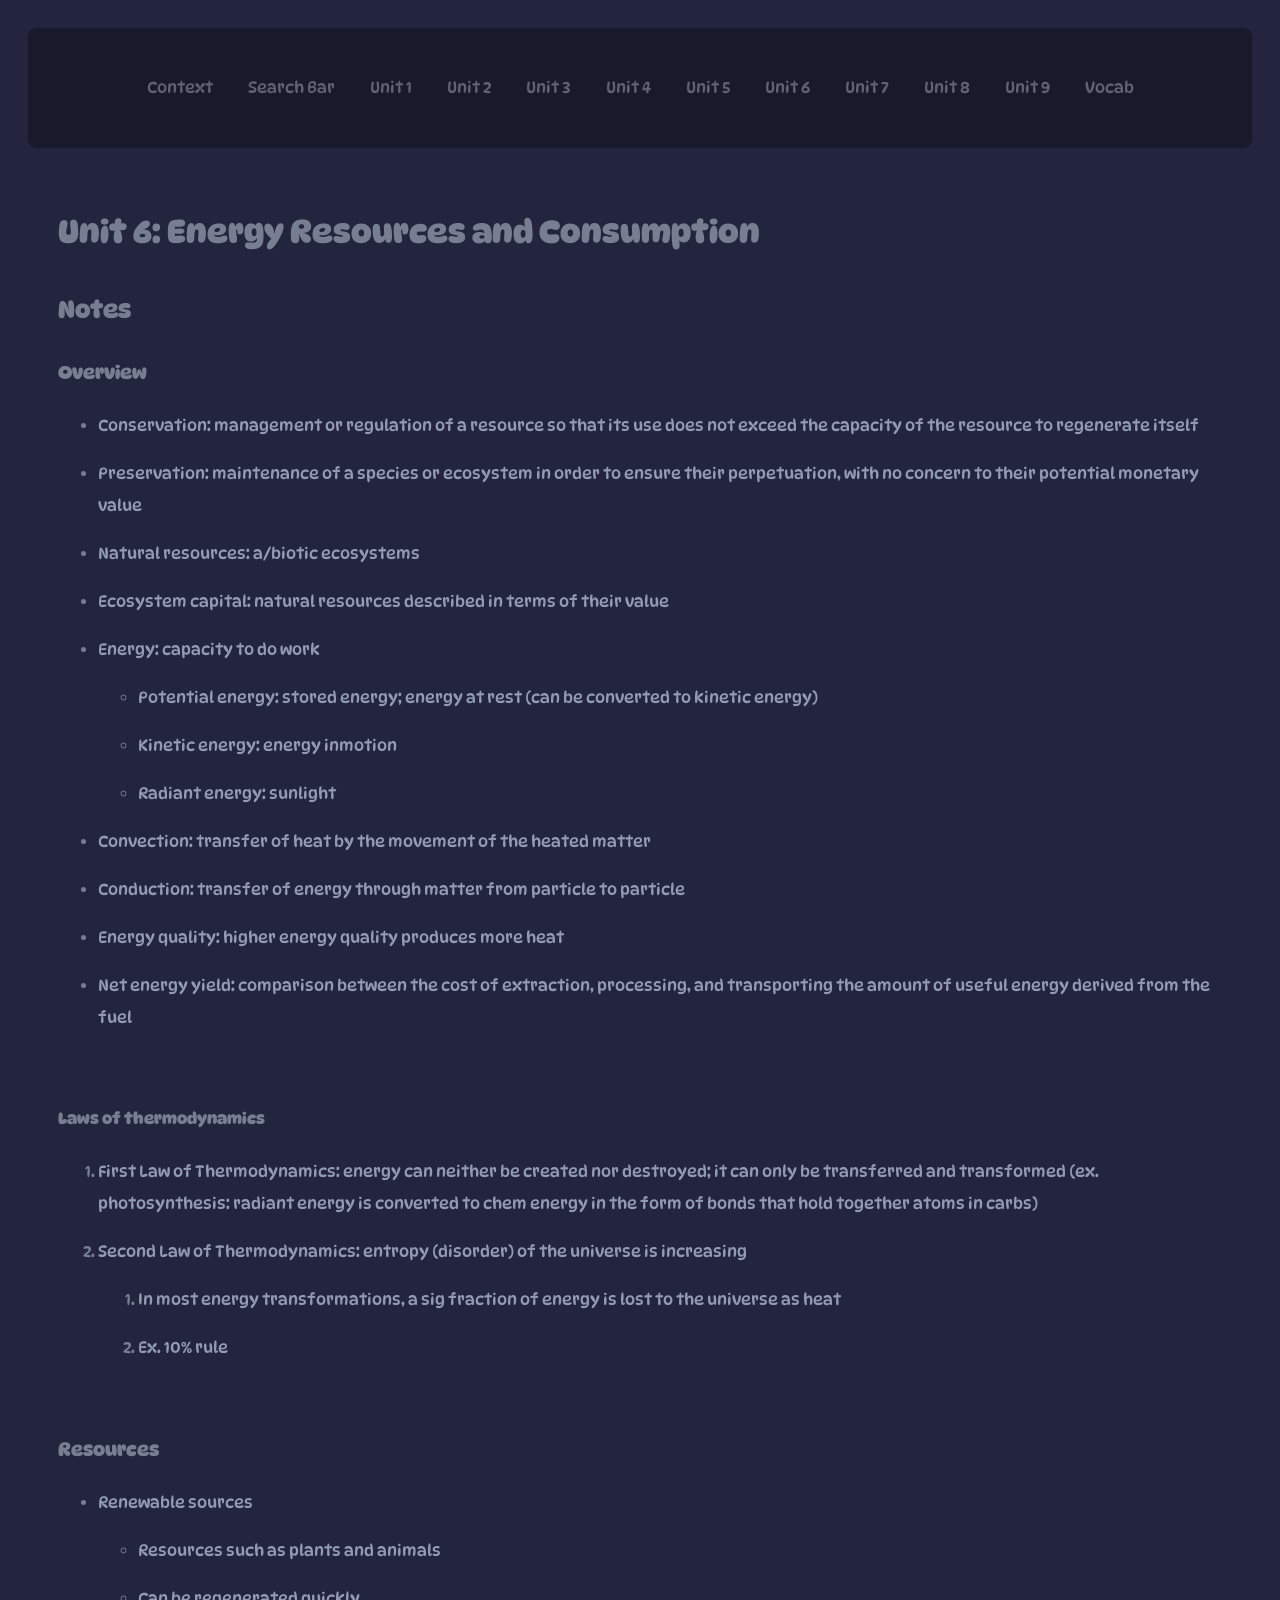
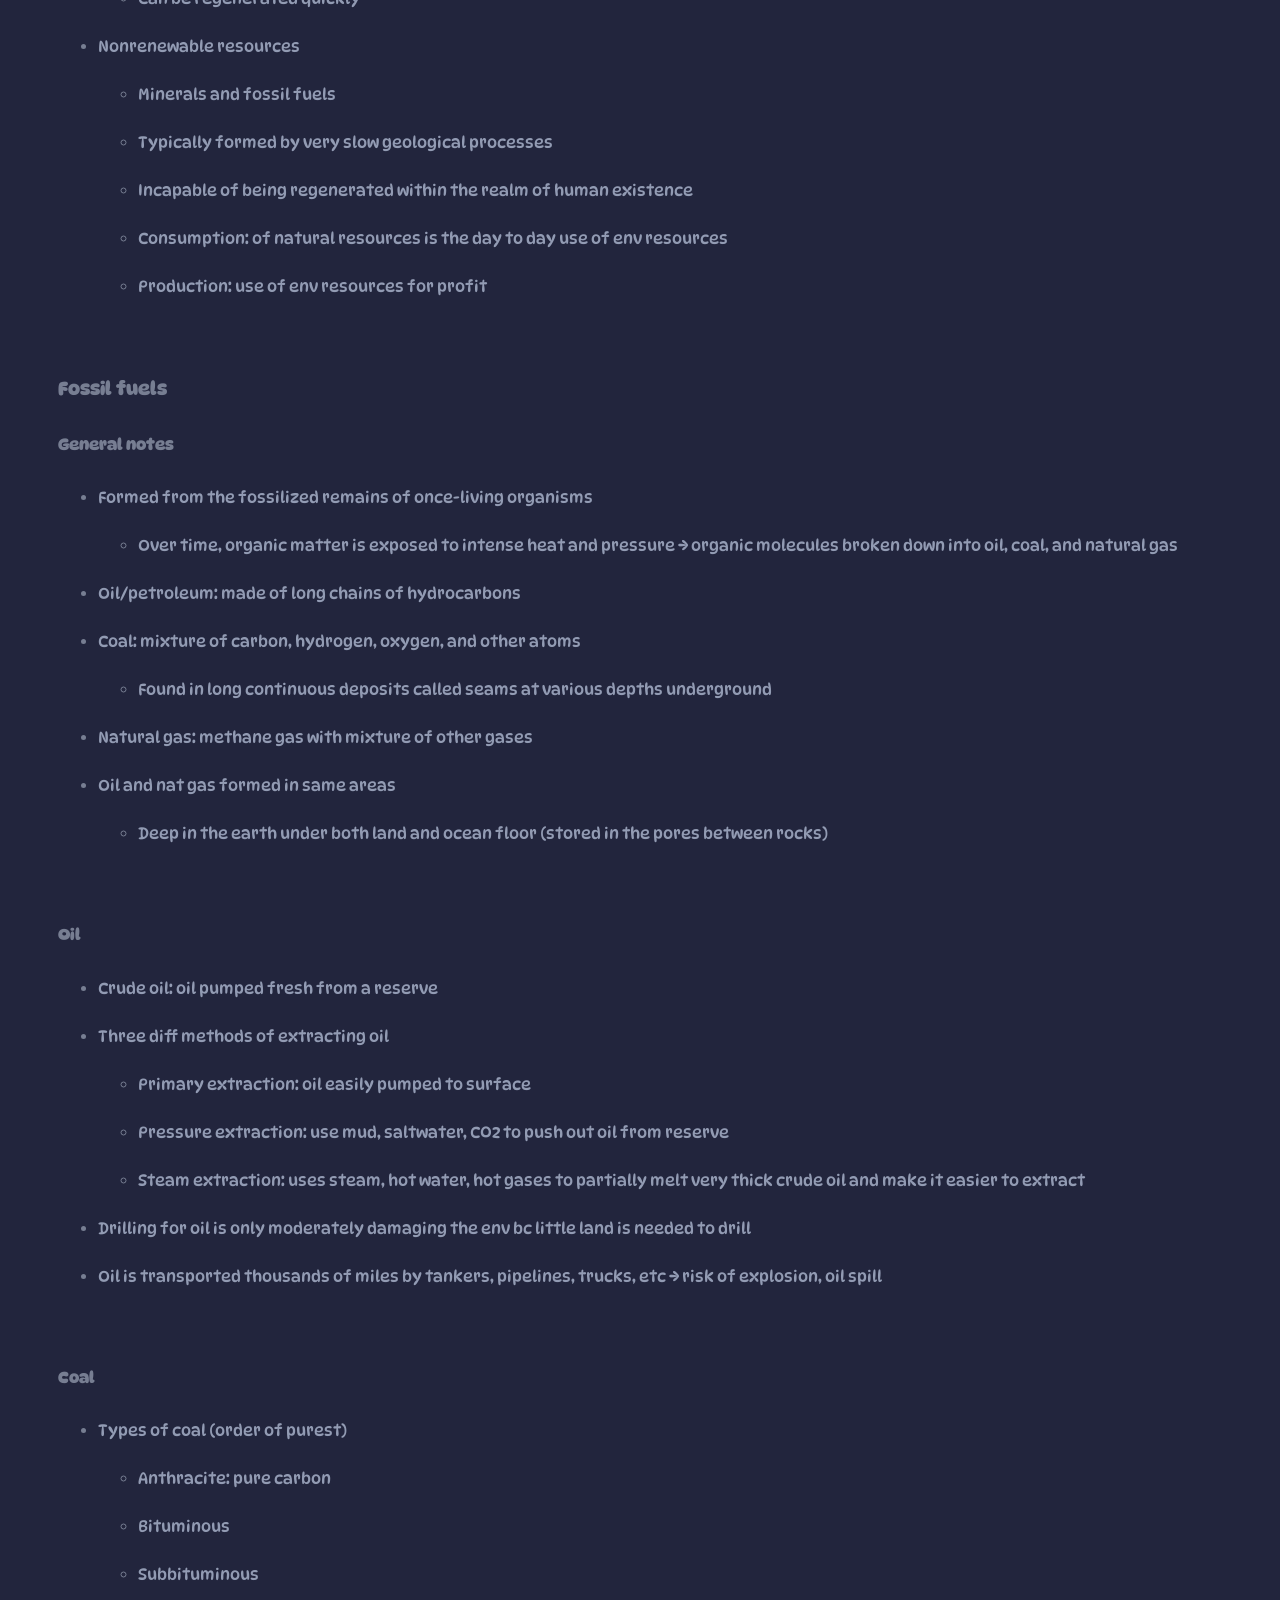
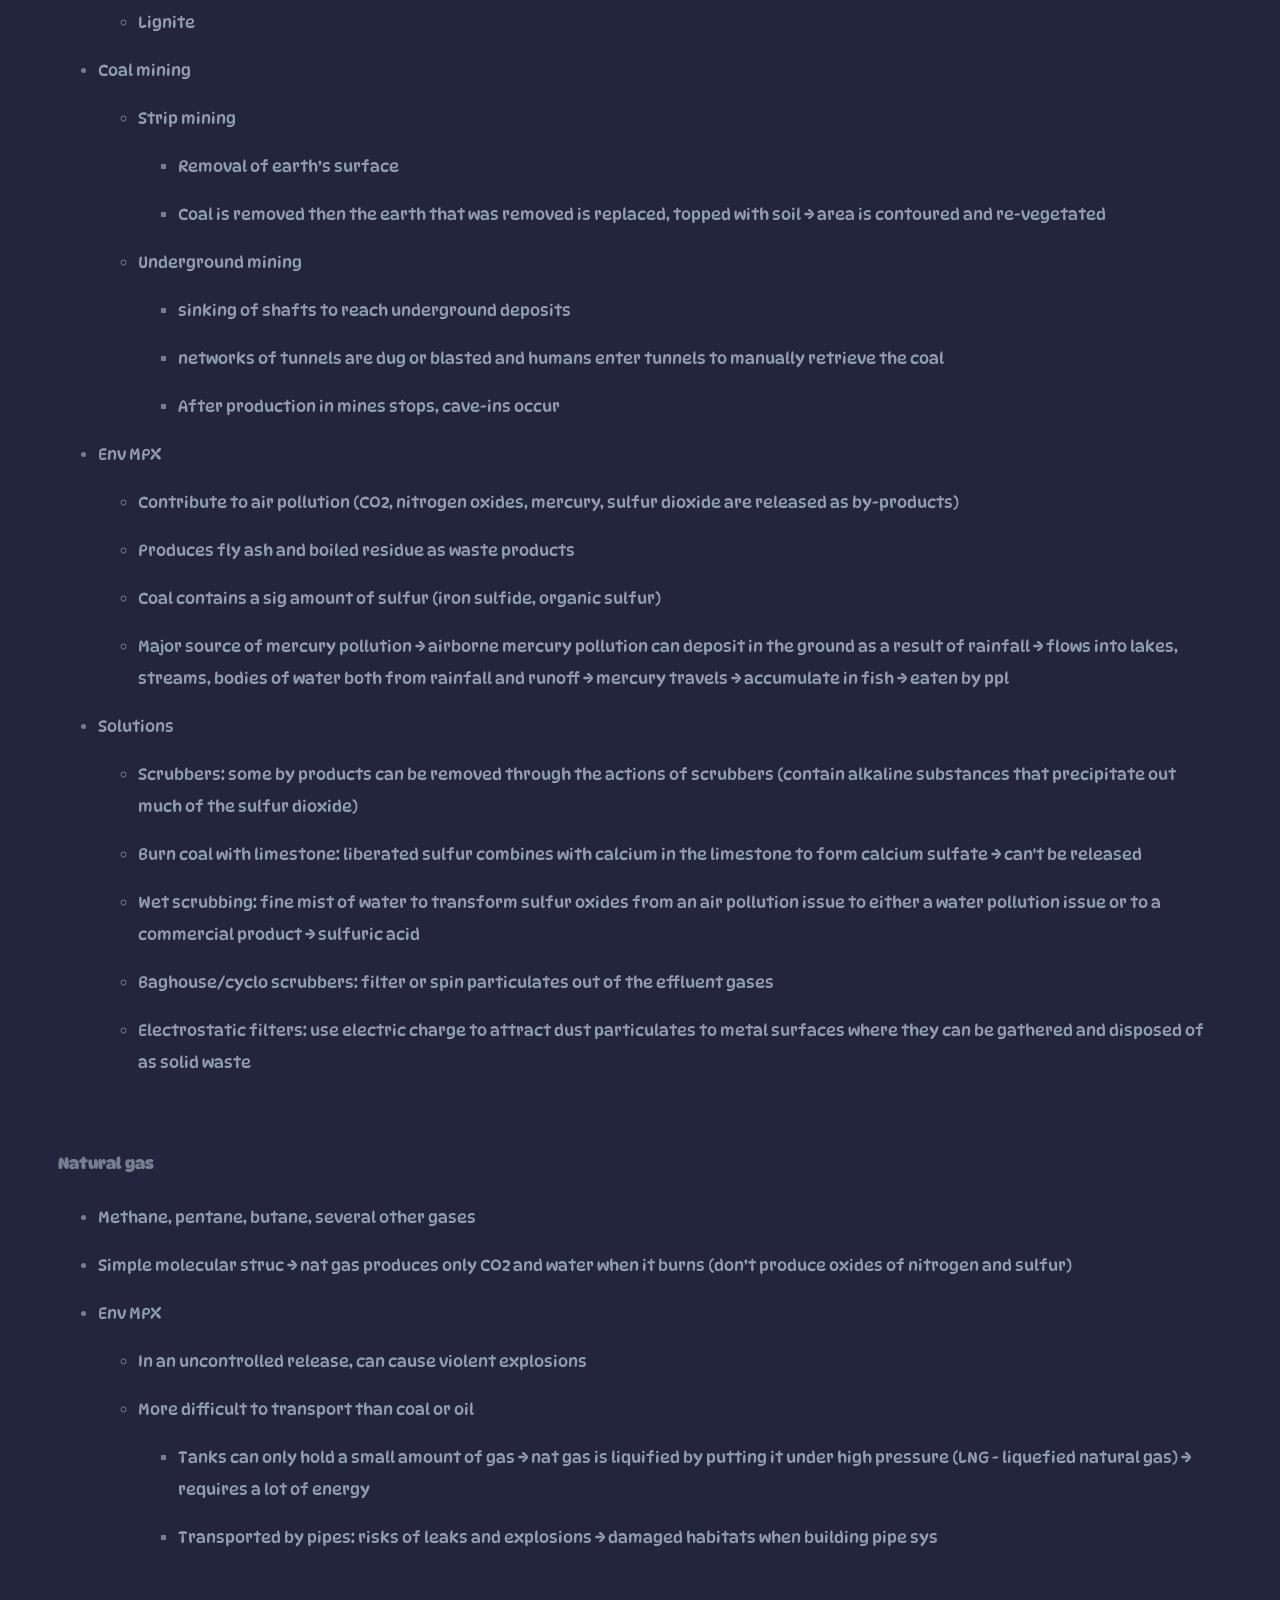
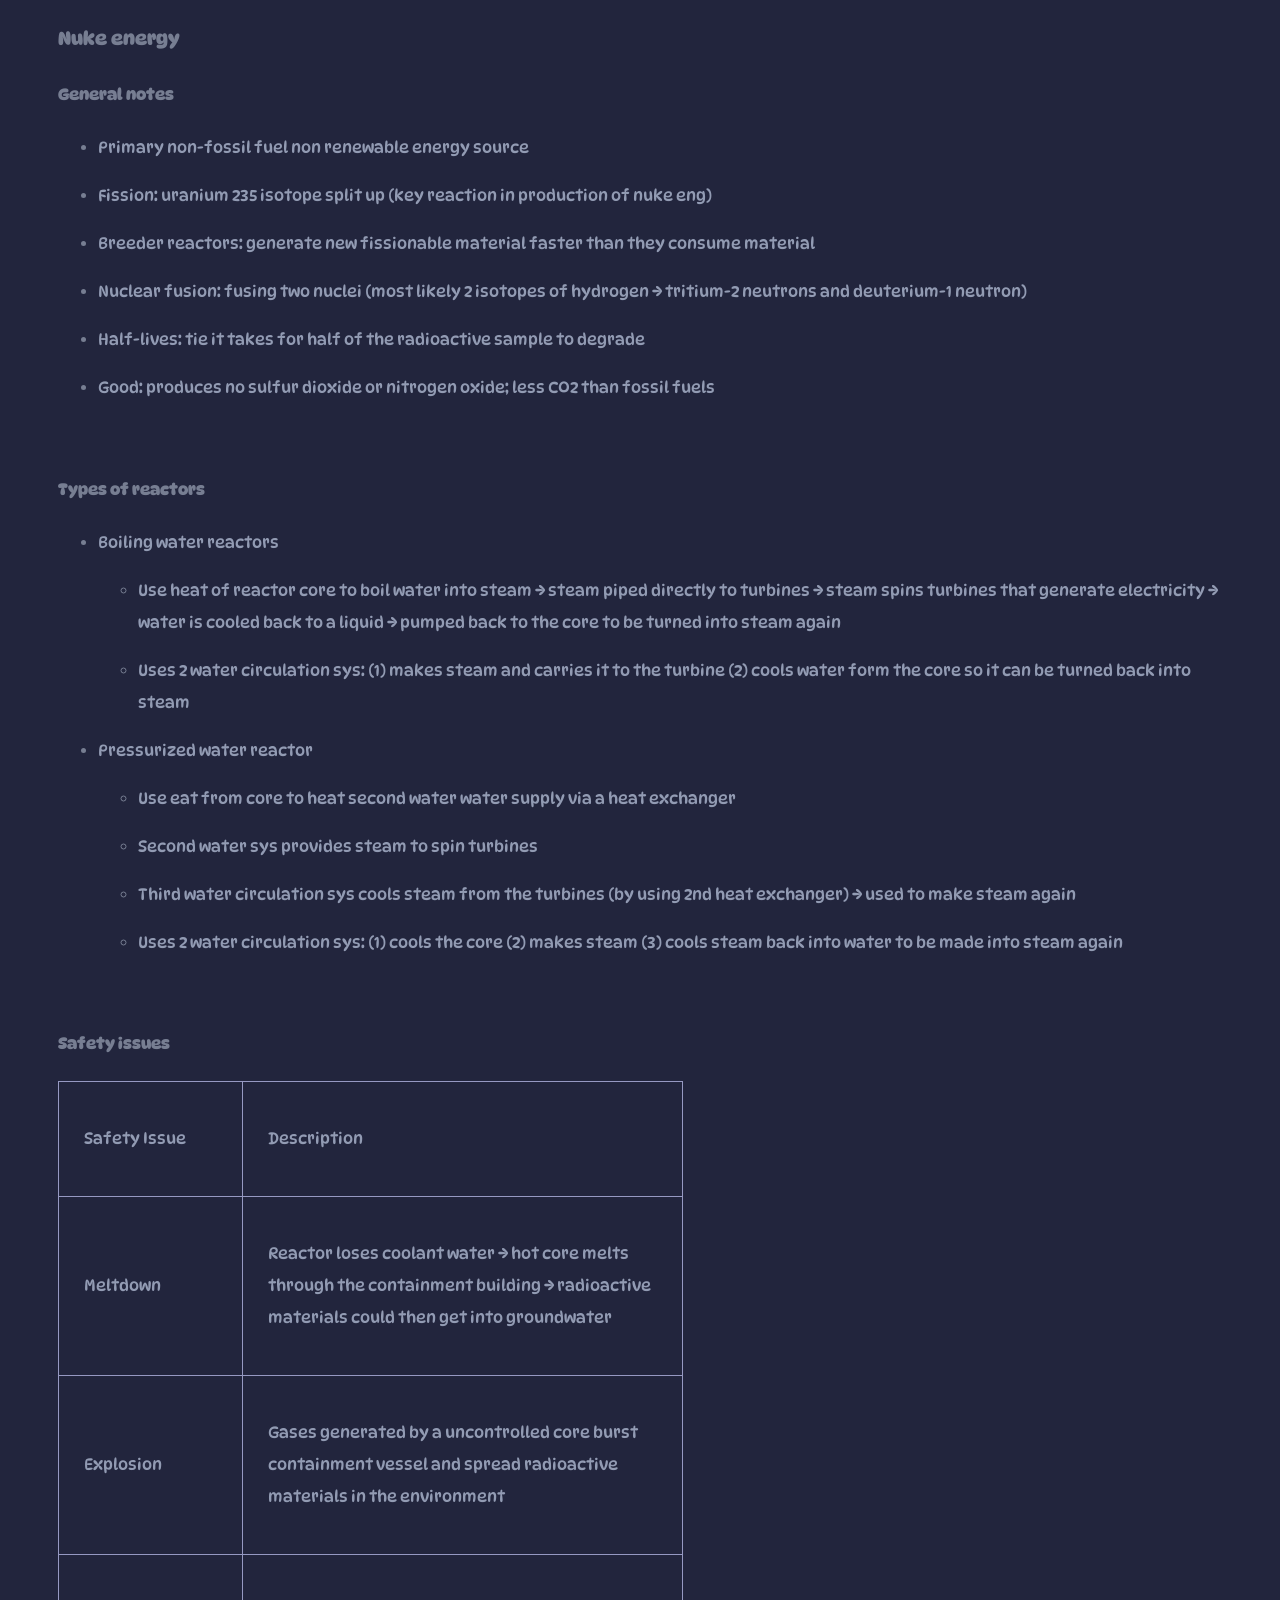
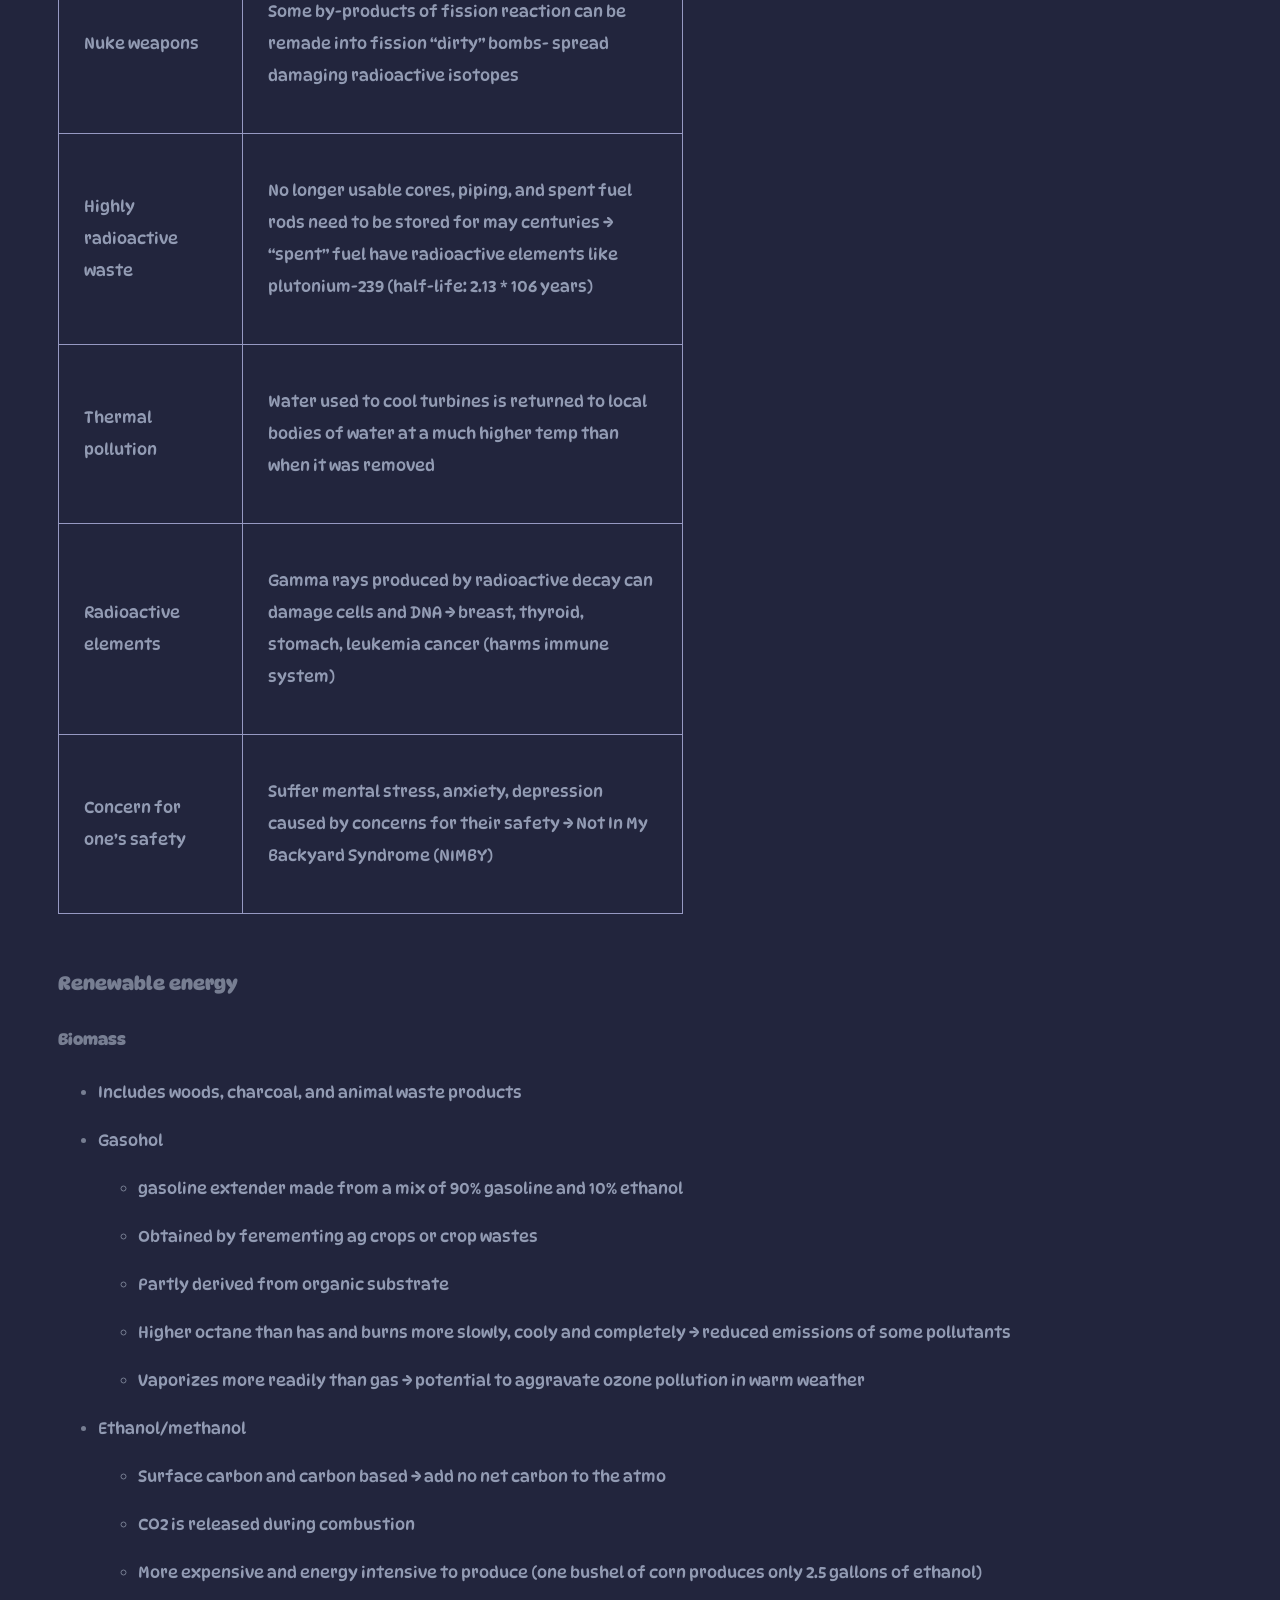
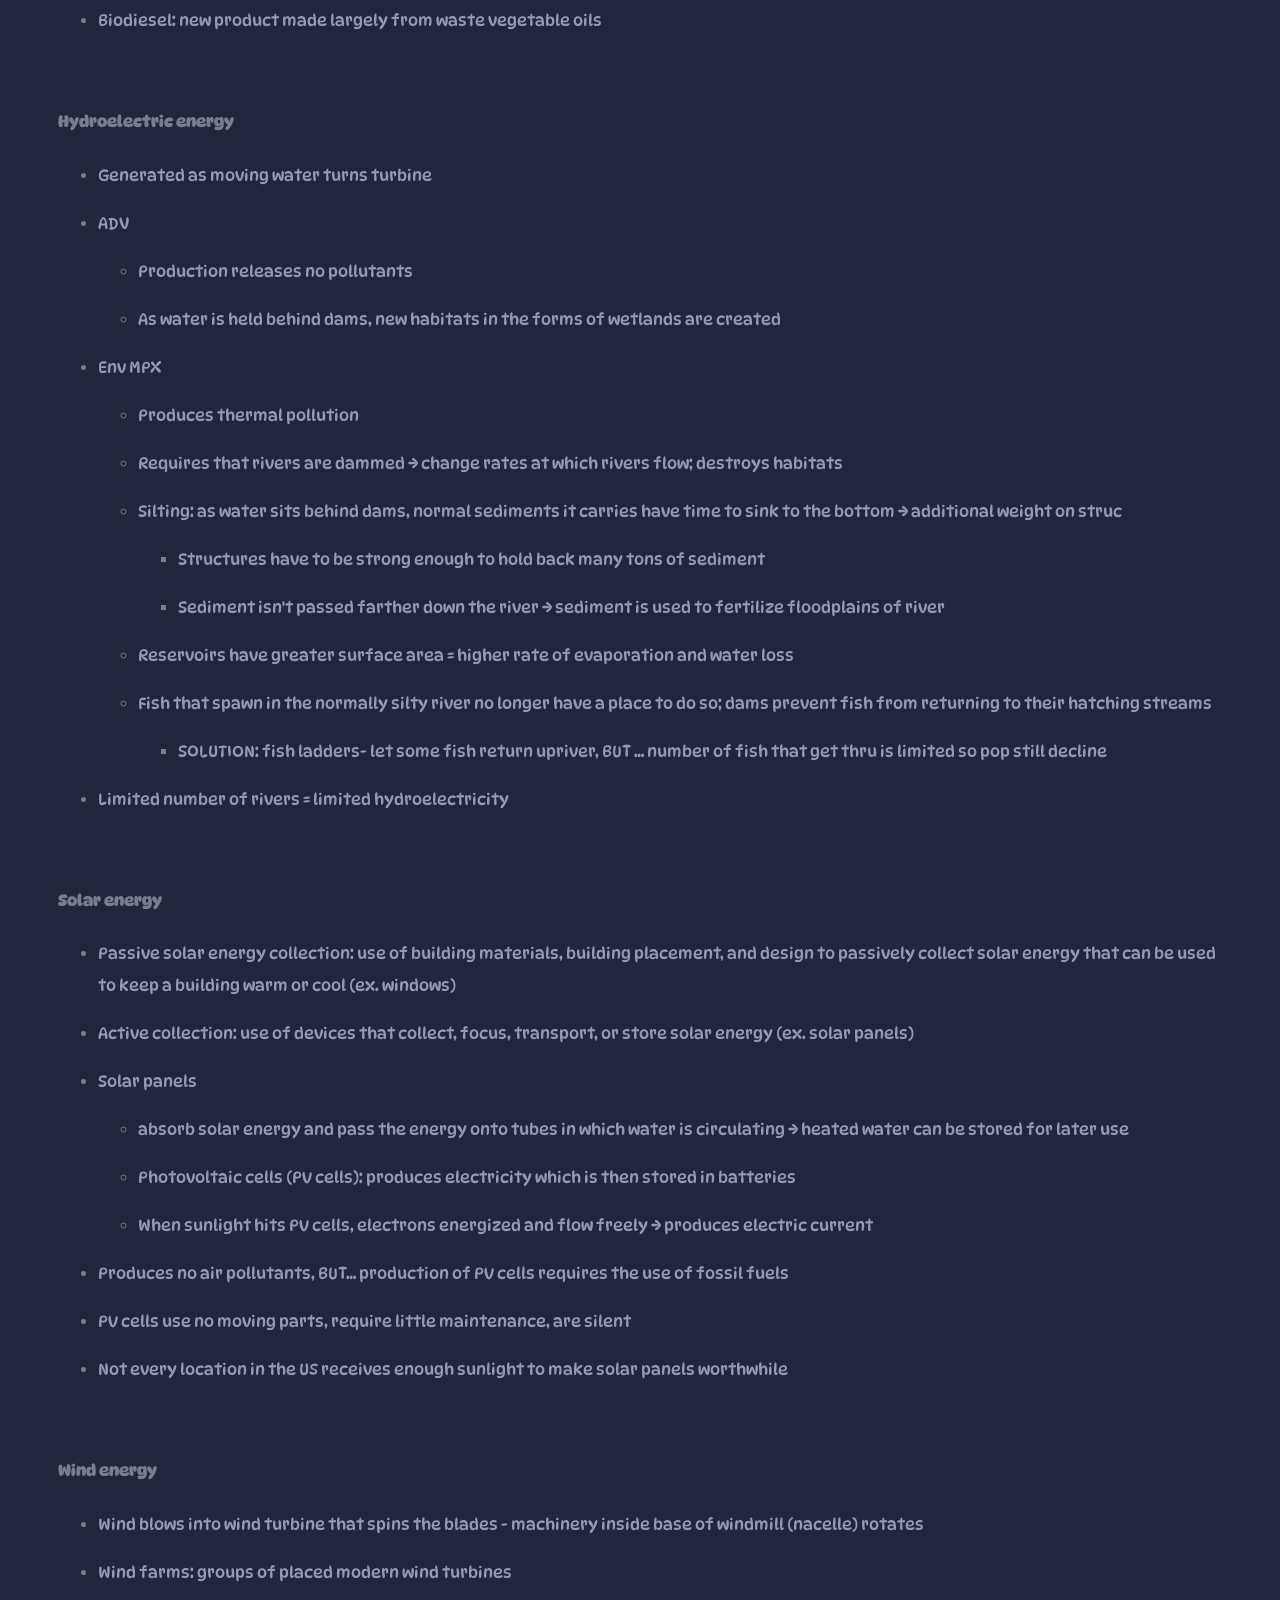
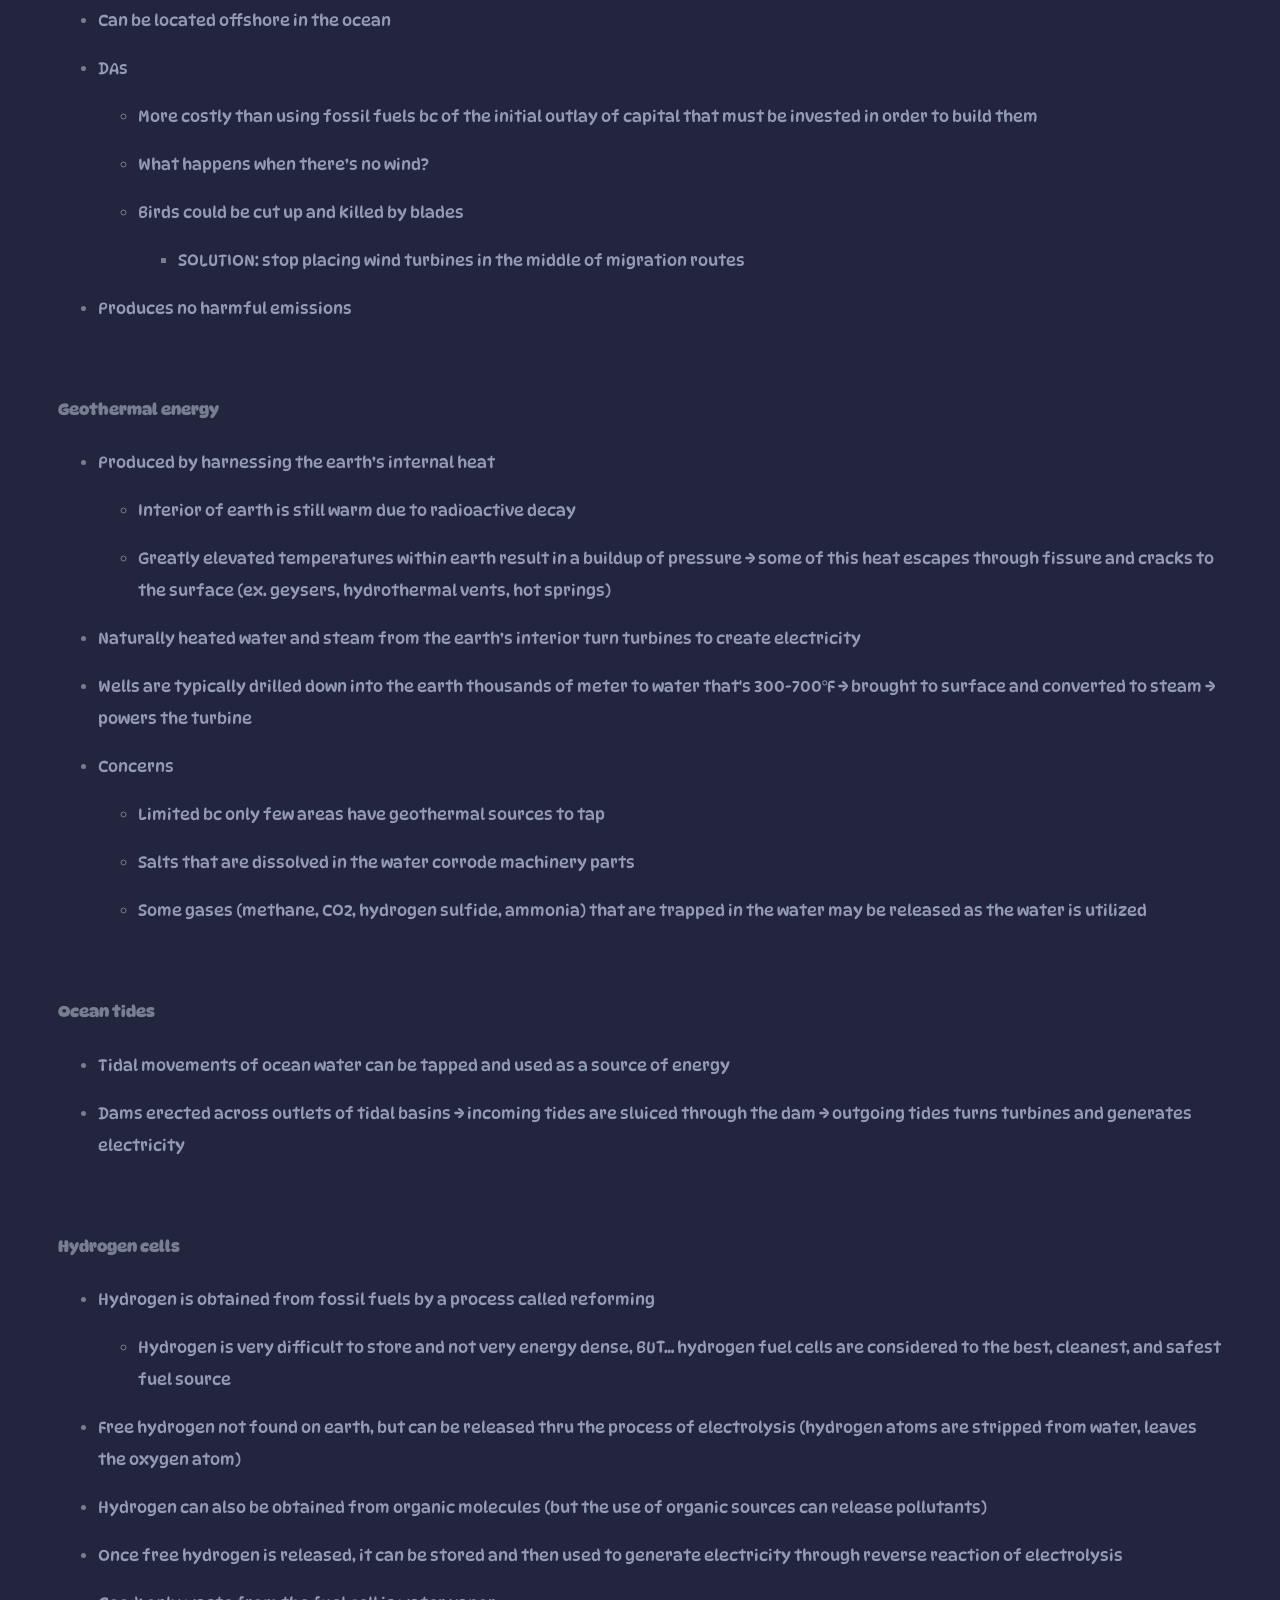
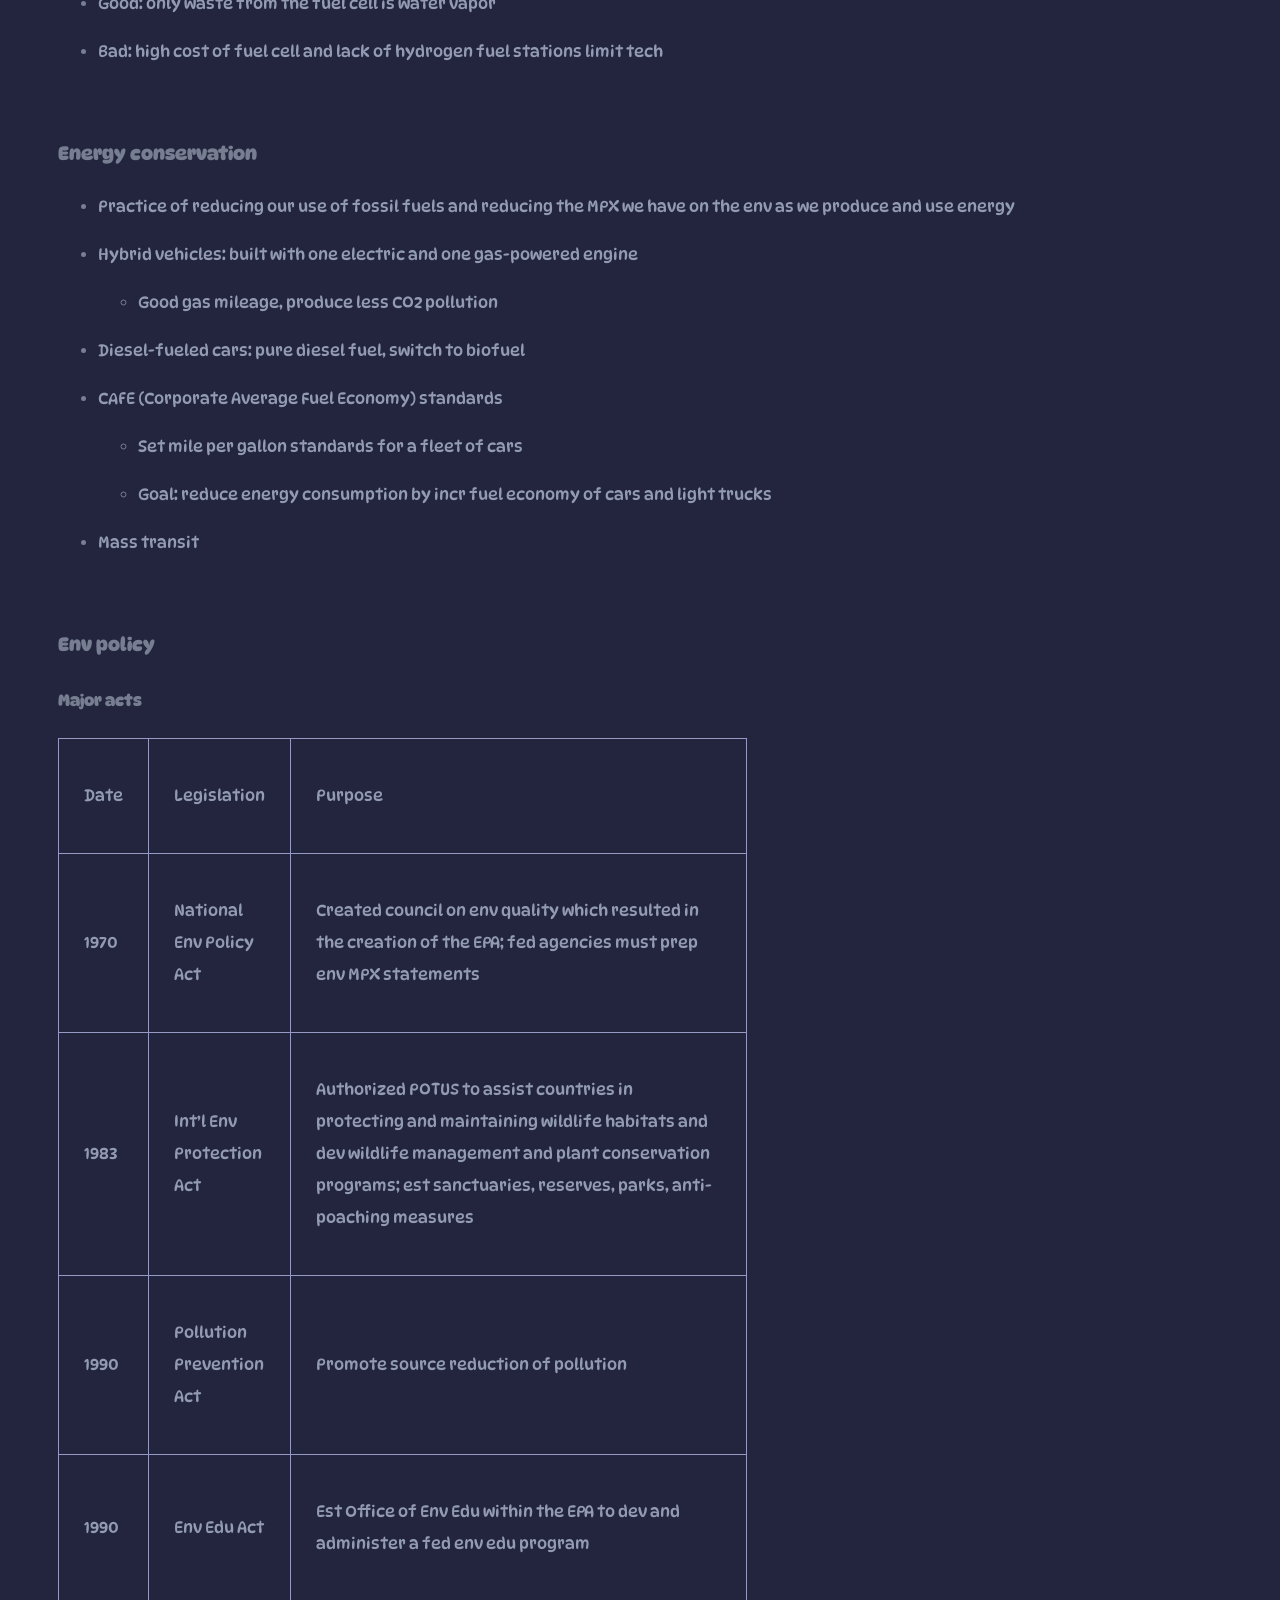
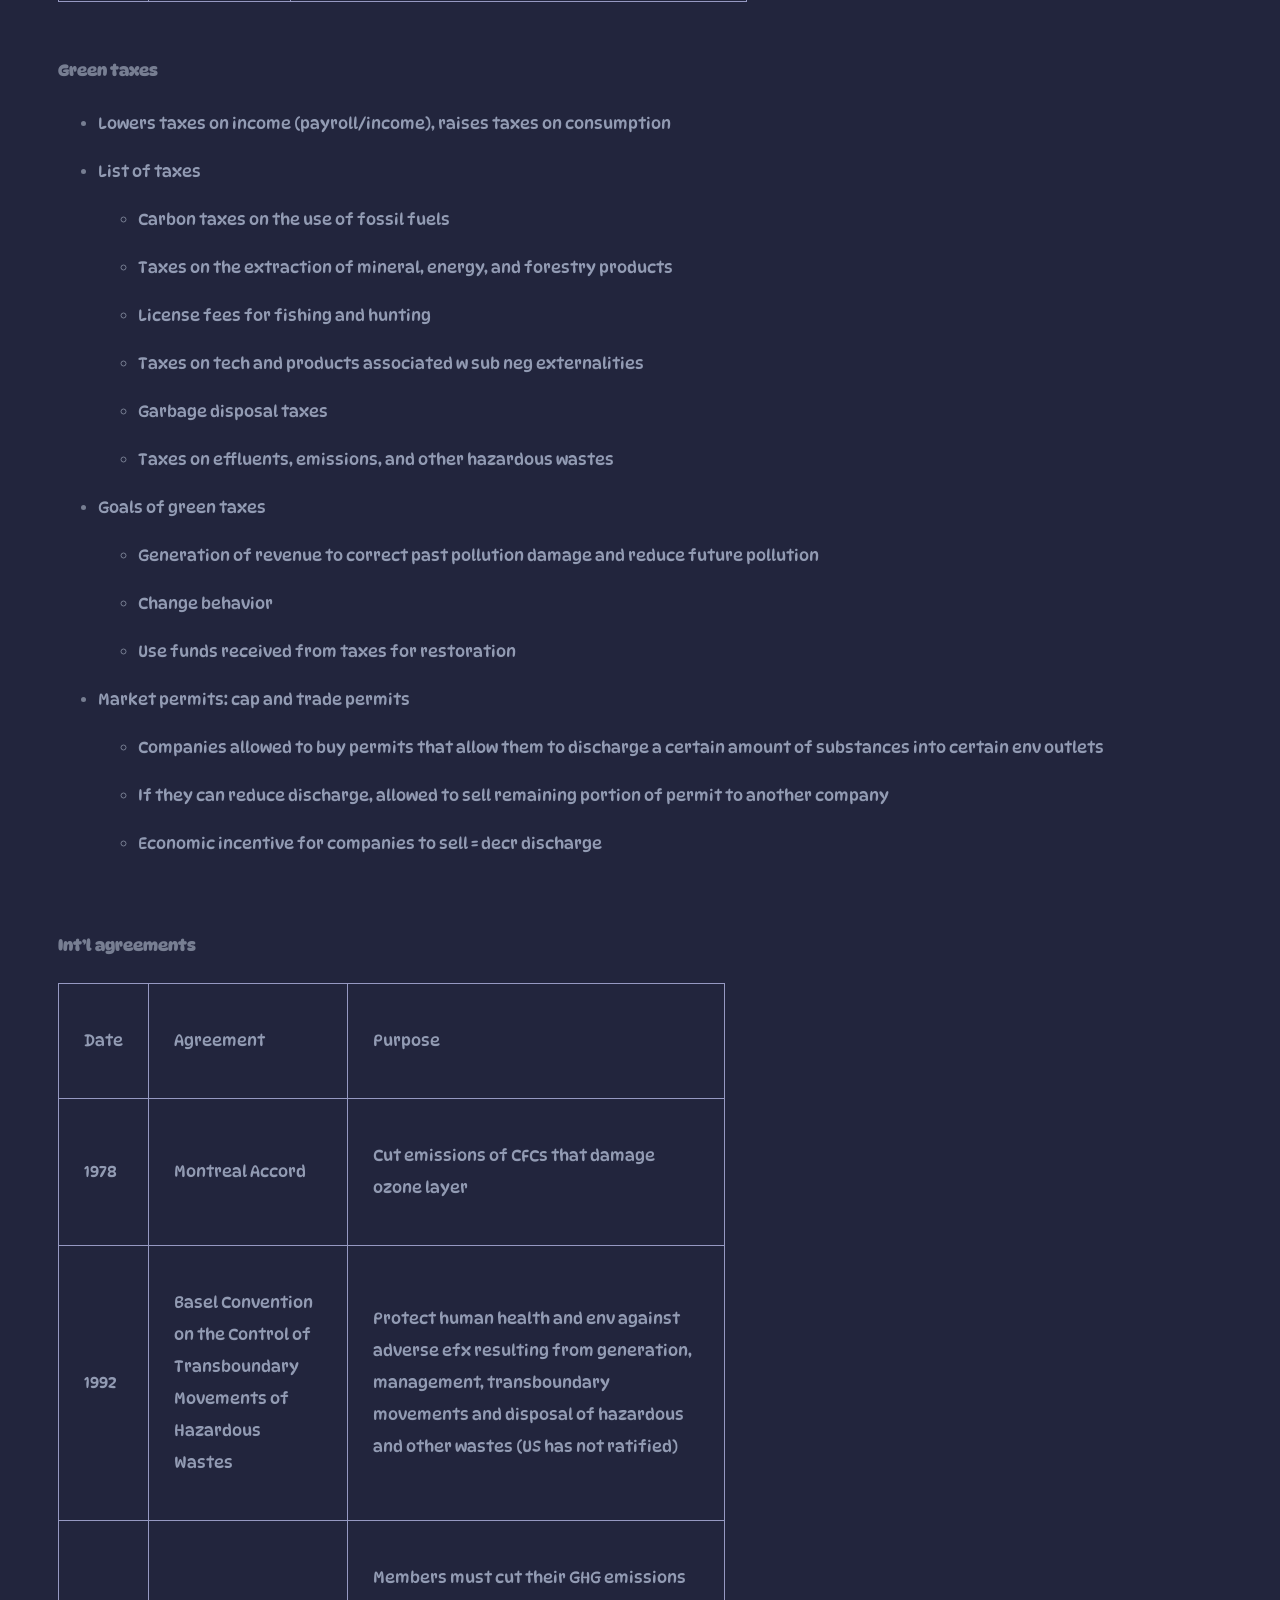
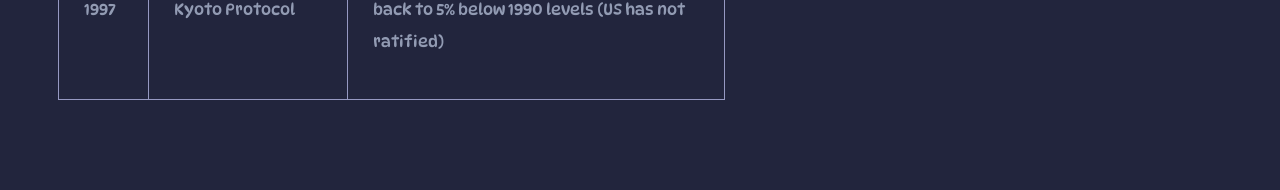
<file: unit6.html>
<!DOCTYPE html>
<html>
	<head>
		<link rel="stylesheet" href="main.css">
		<meta charset="UTF-8" />
        <meta name="viewport" content="width=device-width, initial-scale=1.0" />
    	<title>Review 6</title>
		        <link rel="preconnect" href="https://fonts.googleapis.com">
        <link rel="preconnect" href="https://fonts.gstatic.com" crossorigin>
        <link href="https://fonts.googleapis.com/css2?family=DynaPuff:wght@400..700&display=swap" rel="stylesheet">
    </head>
    <body>
        <nav>
            <a href="./index.html">Context</a>
            <a href="./search.html">Search Bar</a>
            <a href="./unit1.html">Unit 1</a>
            <a href="./unit2.html">Unit 2</a>
            <a href="./unit3.html">Unit 3</a>
            <a href="./unit4.html">Unit 4</a>
            <a href="./unit5.html">Unit 5</a>
            <a href="./unit6.html">Unit 6</a>
            <a href="./unit7.html">Unit 7</a>
            <a href="./unit8.html">Unit 8</a>
            <a href="./unit9.html">Unit 9</a>
            <a href="./vocab.html">Vocab</a>
        </nav>
        <main>
            <h1 id="GIVEMESPACE">Unit 6: Energy Resources and Consumption</h1>
            <h2>Notes</h2>

            <h3><span>Overview</span></h3>
                <ul>
                <li>
                    <p>Conservation: management or regulation
                    of a resource so that its use does not exceed the capacity of the
                    resource to regenerate itself</p>
                </li>
                <li>
                    <p>Preservation: maintenance of a species
                    or ecosystem in order to ensure their perpetuation, with no concern to
                    their potential monetary value</p>
                </li>
                <li>
                    <p>Natural resources: a/biotic ecosystems
                    </p>
                </li>
                <li>
                    <p>Ecosystem capital: natural resources
                    described in terms of their value</p>
                </li>
                <li>
                    <p>Energy: capacity to do work</p>
                </li>
                <ul>
                    <li>
                    <p>Potential energy: stored energy;
                        energy at rest (can be converted to kinetic energy)</p>
                    </li>
                    <li>
                    <p>Kinetic energy: energy inmotion</p>
                    </li>
                    <li>
                    <p>Radiant energy: sunlight</p>
                    </li>
                </ul>
                <li>
                    <p>Convection: transfer of heat by the
                    movement of the heated matter</p>
                </li>
                <li>
                    <p>Conduction: transfer of energy through
                    matter from particle to particle</p>
                </li>
                <li>
                    <p>Energy quality: higher energy quality
                    produces more heat</p>
                </li>
                <li>
                    <p>Net energy yield: comparison between
                    the cost of extraction, processing, and transporting the amount of
                    useful energy derived from the fuel</p>
                </li>
                </ul><br>
            
            <h4>Laws of thermodynamics</h4>
            
                <ol>
                <li>
                    <p>First Law of Thermodynamics: energy can
                    neither be created nor destroyed; it can only be transferred and
                    transformed (ex. photosynthesis: radiant energy is converted to chem
                    energy in the form of bonds that hold together atoms in carbs)</p>
                </li>
                <li>
                    <p>Second Law of Thermodynamics: entropy
                    (disorder) of the universe is increasing</p>
                </li>
                <ol>
                    <li>
                    <p>In most energy transformations, a sig
                        fraction of energy is lost to the universe as heat</p>
                    </li>
                    <li>
                    <p>Ex. 10% rule</p>
                    </li>
                </ol>
                </ol><br>
            
            <h3>Resources</h3>
            
                <ul>
                <li>
                    <p>Renewable sources</p>
                </li>
                <ul>
                    <li>
                    <p>Resources such as plants and animals
                    </p>
                    </li>
                    <li>
                    <p>Can be regenerated quickly</p>
                    </li>
                </ul>
                <li>
                    <p>Nonrenewable resources</p>
                </li>
                <ul>
                    <li>
                    <p>Minerals and fossil fuels</p>
                    </li>
                    <li>
                    <p>Typically formed by very slow
                        geological processes</p>
                    </li>
                    <li>
                    <p>Incapable of being regenerated within
                        the realm of human existence</p>
                    </li>
                    <li>
                    <p>Consumption: of natural resources is
                        the day to day use of env resources</p>
                    </li>
                    <li>
                    <p>Production: use of env resources for
                        profit</p>
                    </li>
                </ul>
                </ul><br>
            
            <h3>Fossil fuels</h3>
            <h4>General notes</h4>
            
                <ul>
                <li>
                    <p>Formed from the fossilized remains of
                    once-living organisms</p>
                </li>
                <ul>
                    <li>
                    <p>Over time, organic matter is exposed
                        to intense heat and pressure → organic molecules broken down into
                        oil, coal, and natural gas</p>
                    </li>
                </ul>
                <li>
                    <p>Oil/petroleum: made of long chains of
                    hydrocarbons</p>
                </li>
                <li>
                    <p>Coal: mixture of carbon, hydrogen,
                    oxygen, and other atoms</p>
                </li>
                <ul>
                    <li>
                    <p>Found in long continuous deposits
                        called seams at various depths underground</p>
                    </li>
                </ul>
                <li>
                    <p>Natural gas: methane gas with mixture
                    of other gases</p>
                </li>
                <li>
                    <p>Oil and nat gas formed in same areas
                    </p>
                </li>
                <ul>
                    <li>
                    <p>Deep in the earth under both land and
                        ocean floor (stored in the pores between rocks)</p>
                    </li>
                </ul>
                </ul><br>
            
            <h4>Oil</h4>
            
                <ul>
                <li>
                    <p>Crude oil: oil pumped fresh from a
                    reserve</p>
                </li>
                <li>
                    <p>Three diff methods of extracting oil
                    </p>
                </li>
                <ul>
                    <li>
                    <p>Primary extraction: oil easily pumped
                        to surface</p>
                    </li>
                    <li>
                    <p>Pressure extraction: use mud,
                        saltwater, CO2 to push out oil from reserve</p>
                    </li>
                    <li>
                    <p>Steam extraction: uses steam, hot
                        water, hot gases to partially melt very thick crude oil and make it
                        easier to extract</p>
                    </li>
                </ul>
                <li>
                    <p>Drilling for oil is only moderately
                    damaging the env bc little land is needed to drill</p>
                </li>
                <li>
                    <p>Oil is transported thousands of miles
                    by tankers, pipelines, trucks, etc → risk of explosion, oil spill</p>
                </li>
                </ul><br>
            
            <h4>Coal</h4>
            
                <ul>
                <li>
                    <p>Types of coal (order of purest)</p>
                </li>
                <ul>
                    <li>
                    <p>Anthracite: pure carbon</p>
                    </li>
                    <li>
                    <p>Bituminous</p>
                    </li>
                    <li>
                    <p>Subbituminous</p>
                    </li>
                    <li>
                    <p>Lignite</p>
                    </li>
                </ul>
                <li>
                    <p>Coal mining</p>
                </li>
                <ul>
                    <li>
                    <p>Strip mining</p>
                    </li>
                    <ul>
                    <li>
                        <p>Removal of earth’s surface</p>
                    </li>
                    <li>
                        <p>Coal is removed then the earth that
                        was removed is replaced, topped with soil → area is contoured and
                        re-vegetated</p>
                    </li>
                    </ul>
                    <li>
                    <p>Underground mining</p>
                    </li>
                    <ul>
                    <li>
                        <p>sinking of shafts to reach
                        underground deposits</p>
                    </li>
                    <li>
                        <p>networks of tunnels are dug or
                        blasted and humans enter tunnels to manually retrieve the coal</p>
                    </li>
                    <li>
                        <p>After production in mines stops,
                        cave-ins occur</p>
                    </li>
                    </ul>
                </ul>
                <li>
                    <p>Env MPX</p>
                </li>
                <ul>
                    <li>
                    <p>Contribute to air pollution
                        (CO<span>2</span>, nitrogen oxides, mercury, sulfur dioxide are
                        released as by-products)</p>
                    </li>
                    <li>
                    <p>Produces fly ash and boiled residue
                        as waste products</p>
                    </li>
                    <li>
                    <p>Coal contains a sig amount of sulfur
                        (iron sulfide, organic sulfur)</p>
                    </li>
                    <li>
                    <p>Major source of mercury pollution →
                        airborne mercury pollution can deposit in the ground as a result of
                        rainfall → flows into lakes, streams, bodies of water both from
                        rainfall and runoff → mercury travels → accumulate in fish →
                        eaten by ppl</p>
                    </li>
                </ul>
                <li>
                    <p>Solutions</p>
                </li>
                <ul>
                    <li>
                    <p>Scrubbers: some by products can be
                        removed through the actions of scrubbers (contain alkaline
                        substances that precipitate out much of the sulfur dioxide)</p>
                    </li>
                    <li>
                    <p>Burn coal with limestone: liberated
                        sulfur combines with calcium in the limestone to form calcium
                        sulfate → can't be released</p>
                    </li>
                    <li>
                    <p>Wet scrubbing: fine mist of water to
                        transform sulfur oxides from an air pollution issue to either a
                        water pollution issue or to a commercial product → sulfuric acid</p>
                    </li>
                    <li>
                    <p>Baghouse/cyclo scrubbers: filter or
                        spin particulates out of the effluent gases</p>
                    </li>
                    <li>
                    <p>Electrostatic filters: use electric
                        charge to attract dust particulates to metal surfaces where they can
                        be gathered and disposed of as solid waste</p>
                    </li>
                </ul>
                </ul><br>
            
            <h4>Natural gas</h4>
            
                <ul>
                <li>
                    <p>Methane, pentane, butane, several other
                    gases</p>
                </li>
                <li>
                    <p>Simple molecular struc → nat gas
                    produces only CO2 and water when it burns (don’t produce oxides of
                    nitrogen and sulfur)</p>
                </li>
                <li>
                    <p>Env MPX</p>
                </li>
                <ul>
                    <li>
                    <p>In an uncontrolled release, can cause
                        violent explosions</p>
                    </li>
                    <li>
                    <p>More difficult to transport than coal
                        or oil</p>
                    </li>
                    <ul>
                    <li>
                        <p>Tanks can only hold a small amount
                        of gas → nat gas is liquified by putting it under high pressure
                        (LNG - liquefied natural gas) → requires a lot of energy</p>
                    </li>
                    <li>
                        <p>Transported by pipes: risks of
                        leaks and explosions → damaged habitats when building pipe sys</p>
                    </li>
                    </ul>
                </ul>
                </ul><br>
            
            <h3>Nuke energy</h3>
            <h4>General notes</h4>
            
                <ul>
                <li>
                    <p>Primary non-fossil fuel non renewable
                    energy source</p>
                </li>
                <li>
                    <p>Fission: uranium 235 isotope split up
                    (key reaction in production of nuke eng)</p>
                </li>
                <li>
                    <p>Breeder reactors: generate new
                    fissionable material faster than they consume material</p>
                </li>
                <li>
                    <p>Nuclear fusion: fusing two nuclei (most
                    likely 2 isotopes of hydrogen → tritium-2 neutrons and deuterium-1
                    neutron)</p>
                </li>
                <li>
                    <p>Half-lives: tie it takes for half of
                    the radioactive sample to degrade</p>
                </li>
                <li>
                    <p>Good: produces no sulfur dioxide or
                    nitrogen oxide; less CO2 than fossil fuels</p>
                </li>
                </ul><br>
            
            <h4>Types of reactors</h4>
            
                <ul>
                <li>
                    <p>Boiling water reactors</p>
                </li>
                <ul>
                    <li>
                    <p>Use heat of reactor core to boil
                        water into steam → steam piped directly to turbines → steam spins
                        turbines that generate electricity → water is cooled back to a
                        liquid → pumped back to the core to be turned into steam again</p>
                    </li>
                    <li>
                    <p>Uses 2 water circulation sys: (1)
                        makes steam and carries it to the turbine (2) cools water form the
                        core so it can be turned back into steam</p>
                    </li>
                </ul>
                <li>
                    <p>Pressurized water reactor</p>
                </li>
                <ul>
                    <li>
                    <p>Use eat from core to heat second
                        water water supply via a heat exchanger</p>
                    </li>
                    <li>
                    <p>Second water sys provides steam to
                        spin turbines</p>
                    </li>
                    <li>
                    <p>Third water circulation sys cools
                        steam from the turbines (by using 2nd heat exchanger) → used to make
                        steam again</p>
                    </li>
                    <li>
                    <p>Uses 2 water circulation sys: (1)
                        cools the core (2) makes steam (3) cools steam back into water to be
                        made into steam again</p>
                    </li>
                </ul>
                </ul><br>
            
            <h4>Safety issues</h4>
            
                <div align="left">
                <table>
                    <colgroup>
                    <col width="184">
                    <col width="440">
                    </colgroup>
                    <tbody>
                    <tr>
                        <td>
                        <p>Safety Issue</p>
                        </td>
                        <td>
                        <p>Description</p>
                        </td>
                    </tr>
                    <tr>
                        <td>
                        <p>Meltdown</p>
                        </td>
                        <td>
                        <p>Reactor loses coolant water → hot core melts through
                            the containment building → radioactive materials could then get
                            into groundwater</p>
                        </td>
                    </tr>
                    <tr>
                        <td>
                        <p>Explosion</p>
                        </td>
                        <td>
                        <p>Gases generated by a uncontrolled core burst
                            containment vessel and spread radioactive materials in the
                            environment</p>
                        </td>
                    </tr>
                    <tr>
                        <td>
                        <p>Nuke weapons</p>
                        </td>
                        <td>
                        <p>Some by-products of fission reaction can be remade
                            into fission “dirty” bombs- spread damaging radioactive isotopes
                        </p>
                        </td>
                    </tr>
                    <tr>
                        <td>
                        <p>Highly radioactive waste</p>
                        </td>
                        <td>
                        <p>No longer usable cores, piping, and spent fuel rods
                            need to be stored for may centuries → “spent” fuel have
                            radioactive elements like plutonium-239 (half-life: 2.13 *
                            10<span>6</span> years)</p>
                        </td>
                    </tr>
                    <tr>
                        <td>
                        <p>Thermal pollution</p>
                        </td>
                        <td>
                        <p>Water used to cool turbines is returned to local
                            bodies of water at a much higher temp than when it was removed
                        </p>
                        </td>
                    </tr>
                    <tr>
                        <td>
                        <p>Radioactive elements</p>
                        </td>
                        <td>
                        <p>Gamma rays produced by radioactive decay can damage
                            cells and DNA → breast, thyroid, stomach, leukemia cancer (harms
                            immune system)</p>
                        </td>
                    </tr>
                    <tr>
                        <td>
                        <p>Concern for one’s safety</p>
                        </td>
                        <td>
                        <p>Suffer mental stress, anxiety, depression caused by
                            concerns for their safety → Not In My Backyard Syndrome (NIMBY)
                        </p>
                        </td>
                    </tr>
                    </tbody>
                </table>
                </div><br>
            
            <h3>Renewable energy</h3>
            <h4>Biomass</h4>
            
                <ul>
                <li>
                    <p>Includes woods, charcoal, and animal
                    waste products</p>
                </li>
                <li>
                    <p>Gasohol</p>
                </li>
                <ul>
                    <li>
                    <p>gasoline extender made from a mix of
                        90% gasoline and 10% ethanol</p>
                    </li>
                    <li>
                    <p>Obtained by ferementing ag crops or
                        crop wastes</p>
                    </li>
                    <li>
                    <p>Partly derived from organic substrate
                    </p>
                    </li>
                    <li>
                    <p>Higher octane than has and burns more
                        slowly, cooly and completely → reduced emissions of some pollutants
                    </p>
                    </li>
                    <li>
                    <p>Vaporizes more readily than gas →
                        potential to aggravate ozone pollution in warm weather</p>
                    </li>
                </ul>
                <li>
                    <p>Ethanol/methanol</p>
                </li>
                <ul>
                    <li>
                    <p>Surface carbon and carbon based → add
                        no net carbon to the atmo</p>
                    </li>
                    <li>
                    <p>CO2 is released during combustion</p>
                    </li>
                    <li>
                    <p>More expensive and energy intensive
                        to produce (one bushel of corn produces only 2.5 gallons of ethanol)
                    </p>
                    </li>
                </ul>
                <li>
                    <p>Biodiesel: new product made largely
                    from waste vegetable oils</p>
                </li>
                </ul><br>
            
            <h4>Hydroelectric energy</h4>
            
                <ul>
                <li>
                    <p>Generated as moving water turns turbine
                    </p>
                </li>
                <li>
                    <p>ADV</p>
                </li>
                <ul>
                    <li>
                    <p>Production releases no pollutants</p>
                    </li>
                    <li>
                    <p>As water is held behind dams, new
                        habitats in the forms of wetlands are created</p>
                    </li>
                </ul>
                <li>
                    <p>Env MPX</p>
                </li>
                <ul>
                    <li>
                    <p>Produces thermal pollution</p>
                    </li>
                    <li>
                    <p>Requires that rivers are dammed →
                        change rates at which rivers flow; destroys habitats</p>
                    </li>
                    <li>
                    <p>Silting: as water sits behind dams,
                        normal sediments it carries have time to sink to the bottom →
                        additional weight on struc</p>
                    </li>
                    <ul>
                    <li>
                        <p>Structures have to be strong enough
                        to hold back many tons of sediment</p>
                    </li>
                    <li>
                        <p>Sediment isn't passed farther down
                        the river → sediment is used to fertilize floodplains of river</p>
                    </li>
                    </ul>
                    <li>
                    <p>Reservoirs have greater surface area
                        = higher rate of evaporation and water loss</p>
                    </li>
                    <li>
                    <p>Fish that spawn in the normally silty
                        river no longer have a place to do so; dams prevent fish from
                        returning to their hatching streams</p>
                    </li>
                    <ul>
                    <li>
                        <p>SOLUTION: fish ladders- let some
                        fish return upriver, BUT … number of fish that get thru is limited
                        so pop still decline</p>
                    </li>
                    </ul>
                </ul>
                <li>
                    <p>Limited number of rivers = limited
                    hydroelectricity</p>
                </li>
                </ul><br>
            
            <h4>Solar energy</h4>
            
                <ul>
                <li>
                    <p>Passive solar energy collection: use of
                    building materials, building placement, and design to passively
                    collect solar energy that can be used to keep a building warm or cool
                    (ex. windows)</p>
                </li>
                <li>
                    <p>Active collection: use of devices that
                    collect, focus, transport, or store solar energy (ex. solar panels)
                    </p>
                </li>
                <li>
                    <p>Solar panels</p>
                </li>
                <ul>
                    <li>
                    <p>absorb solar energy and pass the
                        energy onto tubes in which water is circulating → heated water can
                        be stored for later use</p>
                    </li>
                    <li>
                    <p>Photovoltaic cells (PV cells):
                        produces electricity which is then stored in batteries</p>
                    </li>
                    <li>
                    <p>When sunlight hits PV cells,
                        electrons energized and flow freely → produces electric current</p>
                    </li>
                </ul>
                <li>
                    <p>Produces no air pollutants, BUT…
                    production of PV cells requires the use of fossil fuels</p>
                </li>
                <li>
                    <p>PV cells use no moving parts, require
                    little maintenance, are silent</p>
                </li>
                <li>
                    <p>Not every location in the US receives
                    enough sunlight to make solar panels worthwhile</p>
                </li>
                </ul><br>
            
            <h4>Wind energy</h4>
            
                <ul>
                <li>
                    <p>Wind blows into wind turbine that spins
                    the blades - machinery inside base of windmill (nacelle) rotates
                    </p>
                </li>
                <li>
                    <p>Wind farms: groups of placed modern
                    wind turbines</p>
                </li>
                <li>
                    <p>Can be located offshore in the ocean
                    </p>
                </li>
                <li>
                    <p>DAs</p>
                </li>
                <ul>
                    <li>
                    <p>More costly than using fossil fuels
                        bc of the initial outlay of capital that must be invested in order
                        to build them</p>
                    </li>
                    <li>
                    <p>What happens when there’s no wind?
                    </p>
                    </li>
                    <li>
                    <p>Birds could be cut up and killed by
                        blades</p>
                    </li>
                    <ul>
                    <li>
                        <p>SOLUTION: stop placing wind
                        turbines in the middle of migration routes</p>
                    </li>
                    </ul>
                </ul>
                <li>
                    <p>Produces no harmful emissions</p>
                </li>
                </ul><br>
            
            <h4>Geothermal energy</h4>
            
                <ul>
                <li>
                    <p>Produced by harnessing the earth’s
                    internal heat</p>
                </li>
                <ul>
                    <li>
                    <p>Interior of earth is still warm due
                        to radioactive decay</p>
                    </li>
                    <li>
                    <p>Greatly elevated temperatures within
                        earth result in a buildup of pressure → some of this heat escapes
                        through fissure and cracks to the surface (ex. geysers, hydrothermal
                        vents, hot springs)</p>
                    </li>
                </ul>
                <li>
                    <p>Naturally heated water and steam from
                    the earth’s interior turn turbines to create electricity</p>
                </li>
                <li>
                    <p>Wells are typically drilled down into
                    the earth thousands of meter to water that's 300-700℉ → brought to
                    surface and converted to steam → powers the turbine</p>
                </li>
                <li>
                    <p>Concerns</p>
                </li>
                <ul>
                    <li>
                    <p>Limited bc only few areas have
                        geothermal sources to tap</p>
                    </li>
                    <li>
                    <p>Salts that are dissolved in the water
                        corrode machinery parts</p>
                    </li>
                    <li>
                    <p>Some gases (methane, CO2, hydrogen
                        sulfide, ammonia) that are trapped in the water may be released as
                        the water is utilized</p>
                    </li>
                </ul>
                </ul><br>
            
            <h4>Ocean tides</h4>
            
                <ul>
                <li>
                    <p>Tidal movements of ocean water can be
                    tapped and used as a source of energy</p>
                </li>
                <li>
                    <p>Dams erected across outlets of tidal
                    basins → incoming tides are sluiced through the dam → outgoing tides
                    turns turbines and generates electricity</p>
                </li>
                </ul><br>
            
            <h4>Hydrogen cells</h4>
            
                <ul>
                <li>
                    <p>Hydrogen is obtained from fossil fuels
                    by a process called reforming</p>
                </li>
                <ul>
                    <li>
                    <p>Hydrogen is very difficult to store
                        and not very energy dense, BUT… hydrogen fuel cells are considered
                        to the best, cleanest, and safest fuel source</p>
                    </li>
                </ul>
                <li>
                    <p>Free hydrogen not found on earth, but
                    can be released thru the process of electrolysis (hydrogen atoms are
                    stripped from water, leaves the oxygen atom)</p>
                </li>
                <li>
                    <p>Hydrogen can also be obtained from
                    organic molecules (but the use of organic sources can release
                    pollutants)</p>
                </li>
                <li>
                    <p>Once free hydrogen is released, it can
                    be stored and then used to generate electricity through reverse
                    reaction of electrolysis</p>
                </li>
                <li>
                    <p>Good: only waste from the fuel cell is
                    water vapor</p>
                </li>
                <li>
                    <p>Bad: high cost of fuel cell and lack of
                    hydrogen fuel stations limit tech</p>
                </li>
                </ul><br>
            
            <h3>Energy conservation</h3>
            
                <ul>
                <li>
                    <p>Practice of reducing our use of fossil
                    fuels and reducing the MPX we have on the env as we produce and use
                    energy</p>
                </li>
                <li>
                    <p>Hybrid vehicles: built with one
                    electric and one gas-powered engine</p>
                </li>
                <ul>
                    <li>
                    <p>Good gas mileage, produce less CO2
                        pollution</p>
                    </li>
                </ul>
                <li>
                    <p>Diesel-fueled cars: pure diesel fuel,
                    switch to biofuel</p>
                </li>
                <li>
                    <p>CAFE (Corporate Average Fuel Economy)
                    standards</p>
                </li>
                <ul>
                    <li>
                    <p>Set mile per gallon standards for a
                        fleet of cars</p>
                    </li>
                    <li>
                    <p>Goal: reduce energy consumption by
                        incr fuel economy of cars and light trucks</p>
                    </li>
                </ul>
                <li>
                    <p>Mass transit</p>
                </li>
                </ul><br>
            
            <h3>Env policy</h3>
            <h4>Major acts</h4>
            
                <div align="left">
                <table>
                    <colgroup>
                    <col width="49">
                    <col width="119">
                    <col width="456">
                    </colgroup>
                    <tbody>
                    <tr>
                        <td>
                        <p>Date</p>
                        </td>
                        <td>
                        <p>Legislation</p>
                        </td>
                        <td>
                        <p>Purpose</p>
                        </td>
                    </tr>
                    <tr>
                        <td>
                        <p>1970</p>
                        </td>
                        <td>
                        <p>National Env Policy Act</p>
                        </td>
                        <td>
                        <p>Created council on env quality which resulted in the
                            creation of the EPA; fed agencies must prep env MPX statements
                        </p>
                        </td>
                    </tr>
                    <tr>
                        <td>
                        <p>1983</p>
                        </td>
                        <td>
                        <p>Int’l Env Protection Act</p>
                        </td>
                        <td>
                        <p>Authorized POTUS to assist countries in protecting
                            and maintaining wildlife habitats and dev wildlife management
                            and plant conservation programs; est sanctuaries, reserves,
                            parks, anti-poaching measures</p>
                        </td>
                    </tr>
                    <tr>
                        <td>
                        <p>1990</p>
                        </td>
                        <td>
                        <p>Pollution Prevention Act</p>
                        </td>
                        <td>
                        <p>Promote source reduction of pollution</p>
                        </td>
                    </tr>
                    <tr>
                        <td>
                        <p>1990</p>
                        </td>
                        <td>
                        <p>Env Edu Act</p>
                        </td>
                        <td>
                        <p>Est Office of Env Edu within the EPA to dev and
                            administer a fed env edu program</p>
                        </td>
                    </tr>
                    </tbody>
                </table>
                </div><br>
            
            <h4>Green taxes</h4>
            
                <ul>
                <li>
                    <p>Lowers taxes on income
                    (payroll/income), raises taxes on consumption</p>
                </li>
                <li>
                    <p>List of taxes</p>
                </li>
                <ul>
                    <li>
                    <p>Carbon taxes on the use of fossil
                        fuels</p>
                    </li>
                    <li>
                    <p>Taxes on the extraction of mineral,
                        energy, and forestry products</p>
                    </li>
                    <li>
                    <p>License fees for fishing and hunting
                    </p>
                    </li>
                    <li>
                    <p>Taxes on tech and products associated
                        w sub neg externalities</p>
                    </li>
                    <li>
                    <p>Garbage disposal taxes</p>
                    </li>
                    <li>
                    <p>Taxes on effluents, emissions, and
                        other hazardous wastes</p>
                    </li>
                </ul>
                <li>
                    <p>Goals of green taxes</p>
                </li>
                <ul>
                    <li>
                    <p>Generation of revenue to correct past
                        pollution damage and reduce future pollution</p>
                    </li>
                    <li>
                    <p>Change behavior</p>
                    </li>
                    <li>
                    <p>Use funds received from taxes for
                        restoration</p>
                    </li>
                </ul>
                <li>
                    <p>Market permits: cap and trade permits
                    </p>
                </li>
                <ul>
                    <li>
                    <p>Companies allowed to buy permits that
                        allow them to discharge a certain amount of substances into certain
                        env outlets</p>
                    </li>
                    <li>
                    <p>If they can reduce discharge, allowed
                        to sell remaining portion of permit to another company</p>
                    </li>
                    <li>
                    <p>Economic incentive for companies to
                        sell = decr discharge</p>
                    </li>
                </ul>
                </ul><br>
            
            <h4>Int’l agreements</h4>
            <div align="left">
                <table>
                <colgroup>
                    <col width="48">
                    <col width="199">
                    <col width="377">
                </colgroup>
                <tbody>
                    <tr>
                    <td>
                        <p>Date</p>
                    </td>
                    <td>
                        <p>Agreement</p>
                    </td>
                    <td>
                        <p>Purpose</p>
                    </td>
                    </tr>
                    <tr>
                    <td>
                        <p>1978</p>
                    </td>
                    <td>
                        <p>Montreal Accord</p>
                    </td>
                    <td>
                        <p>Cut emissions of CFCs that damage ozone layer</p>
                    </td>
                    </tr>
                    <tr>
                    <td>
                        <p>1992</p>
                    </td>
                    <td>
                        <p>Basel Convention on the Control of Transboundary
                        Movements of Hazardous Wastes</p>
                    </td>
                    <td>
                        <p>Protect human health and env against adverse efx
                        resulting from generation, management, transboundary movements and
                        disposal of hazardous and other wastes (US has not ratified)</p>
                    </td>
                    </tr>
                    <tr>
                    <td>
                        <p>1997</p>
                    </td>
                    <td>
                        <p>Kyoto Protocol</p>
                    </td>
                    <td>
                        <p>Members must cut their GHG emissions back to 5% below
                        1990 levels (US has not ratified)</p>
                    </td>
                    </tr>
                </tbody>
                </table>
            </div><br>
        </main>
        <script src="script.js" defer></script>
    </body>
</file>
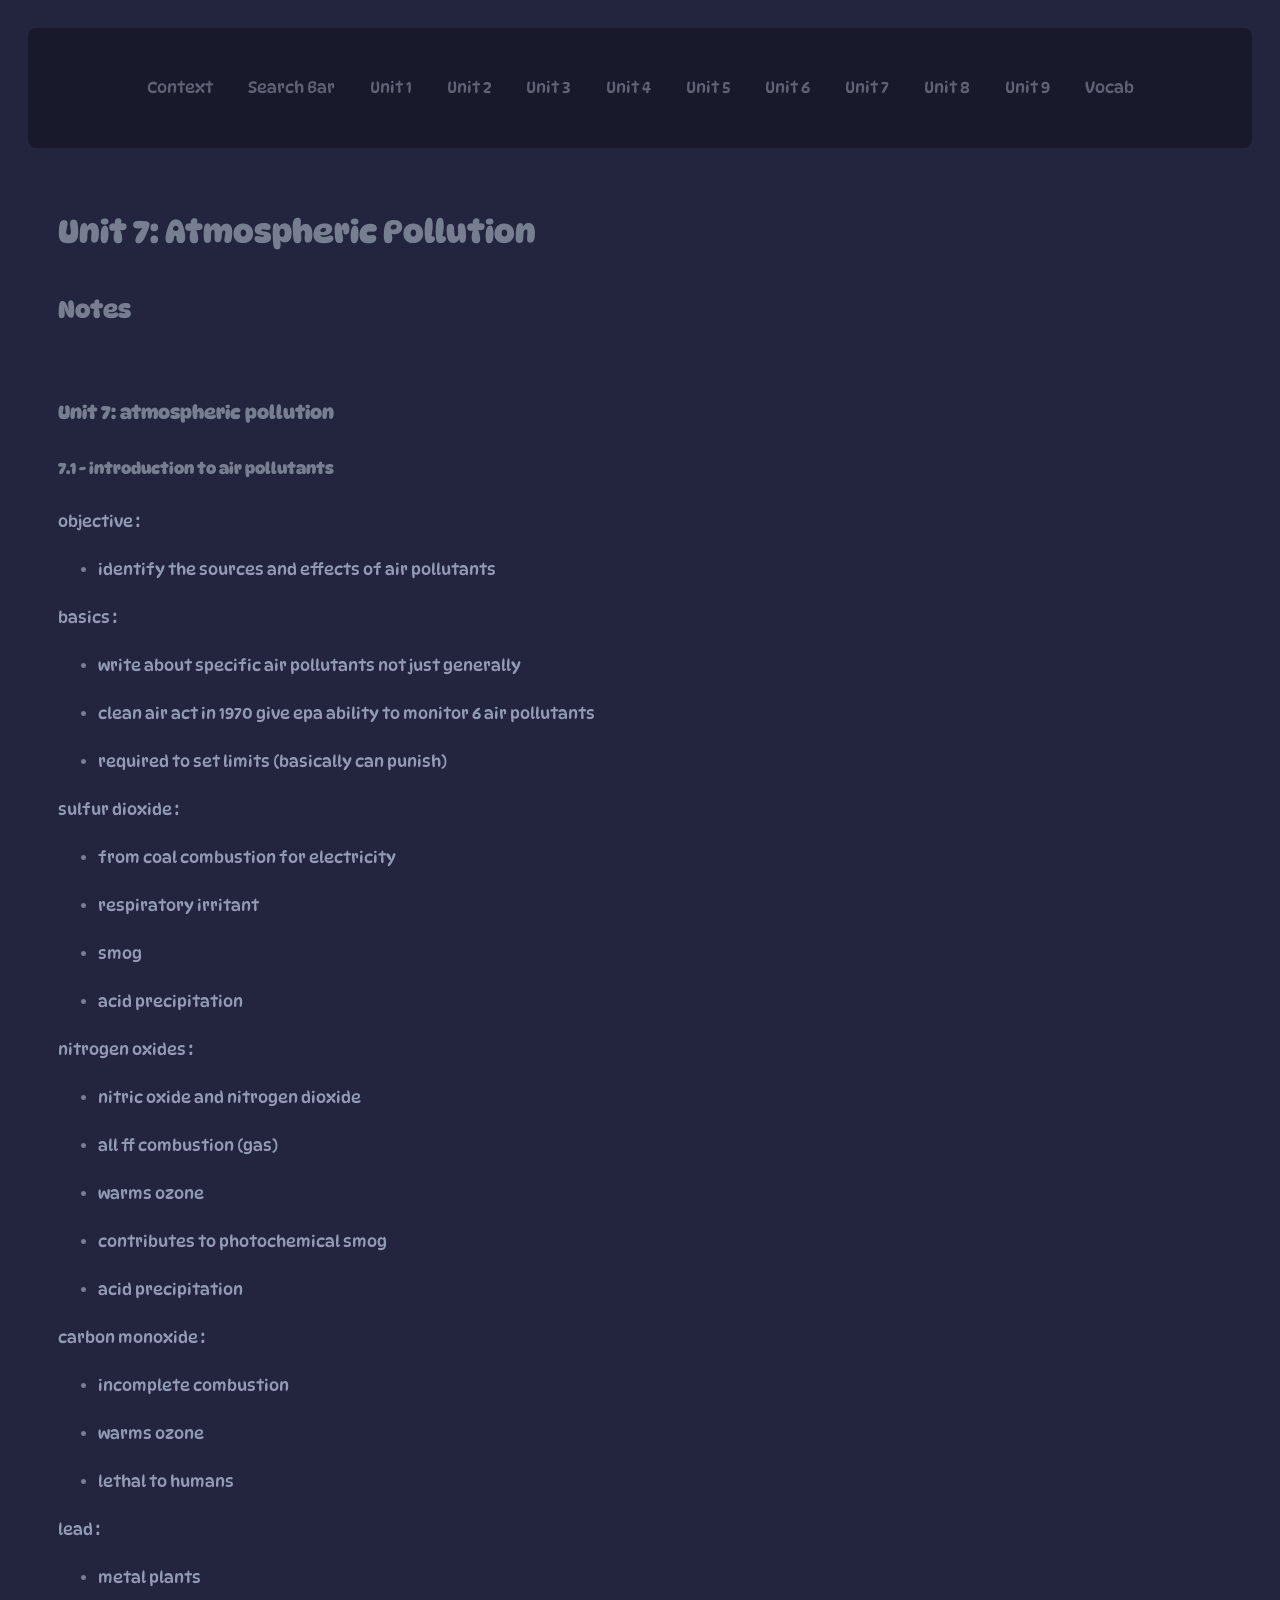
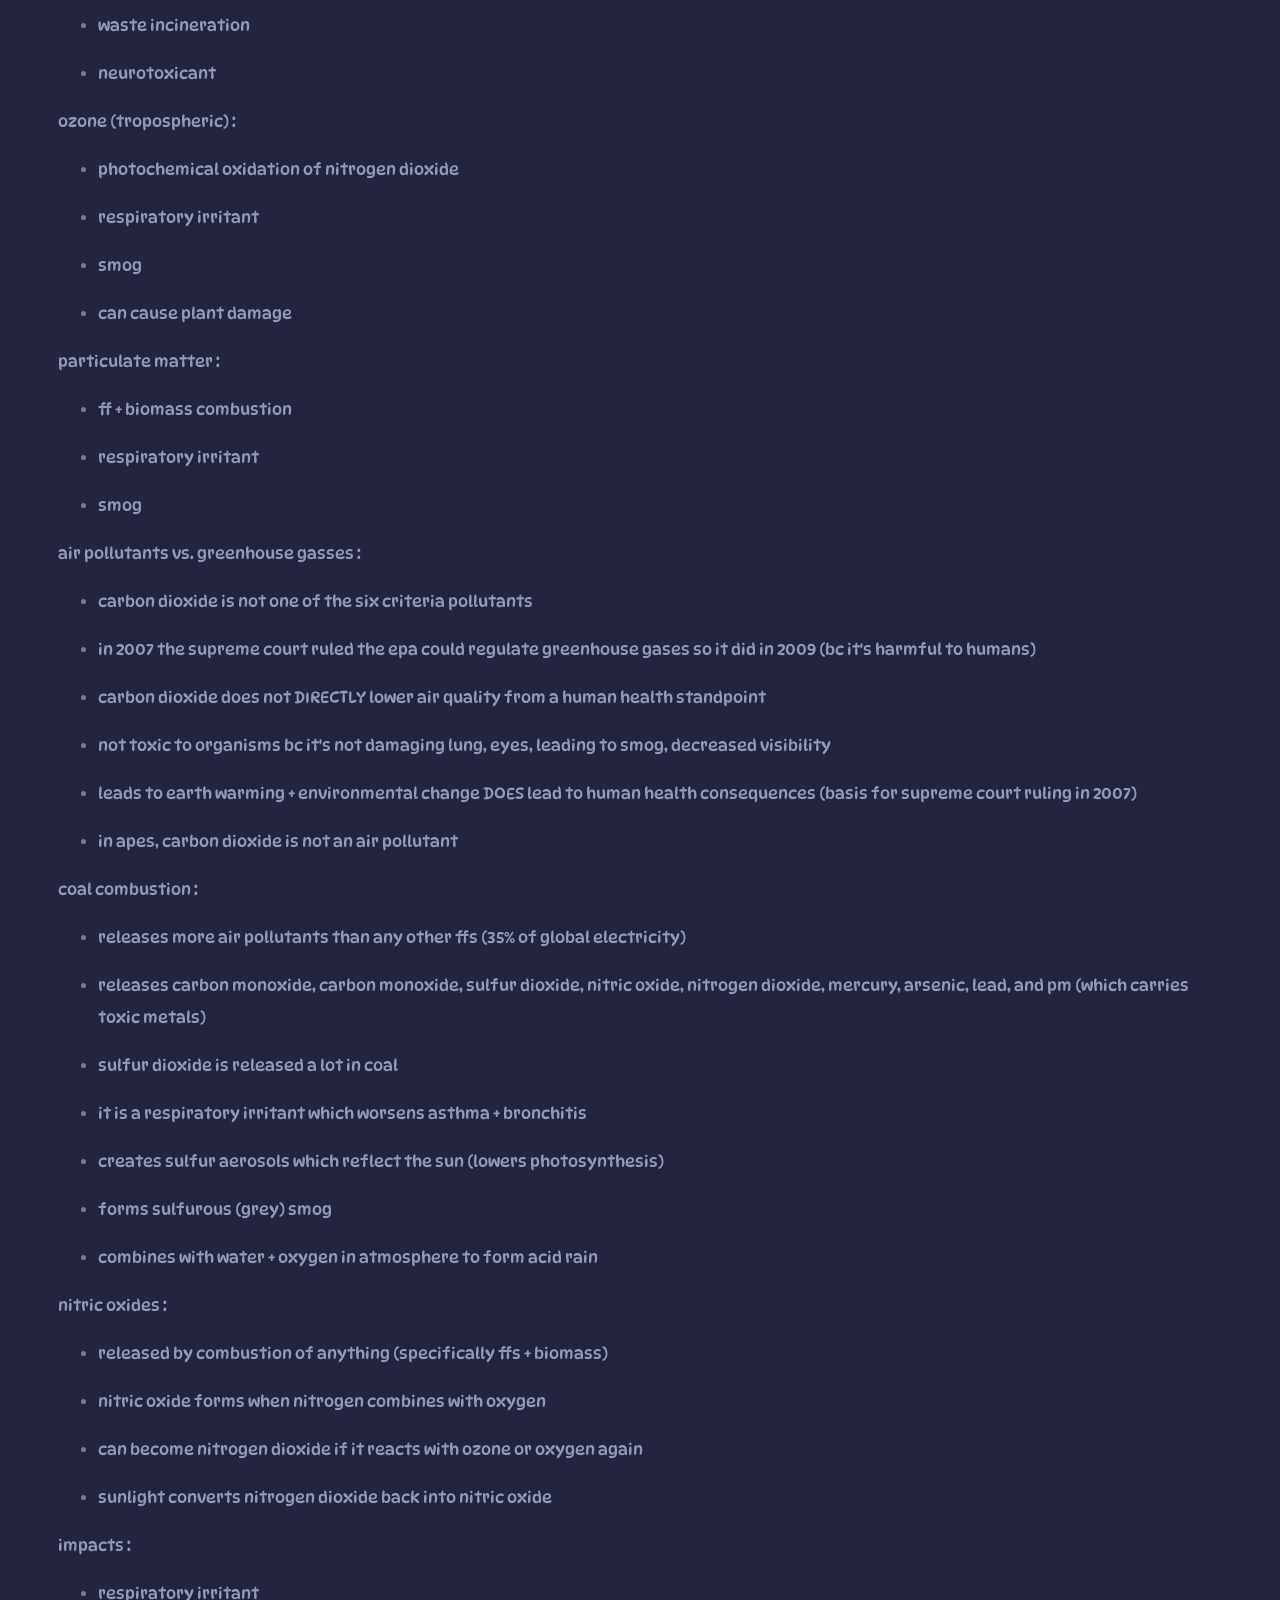
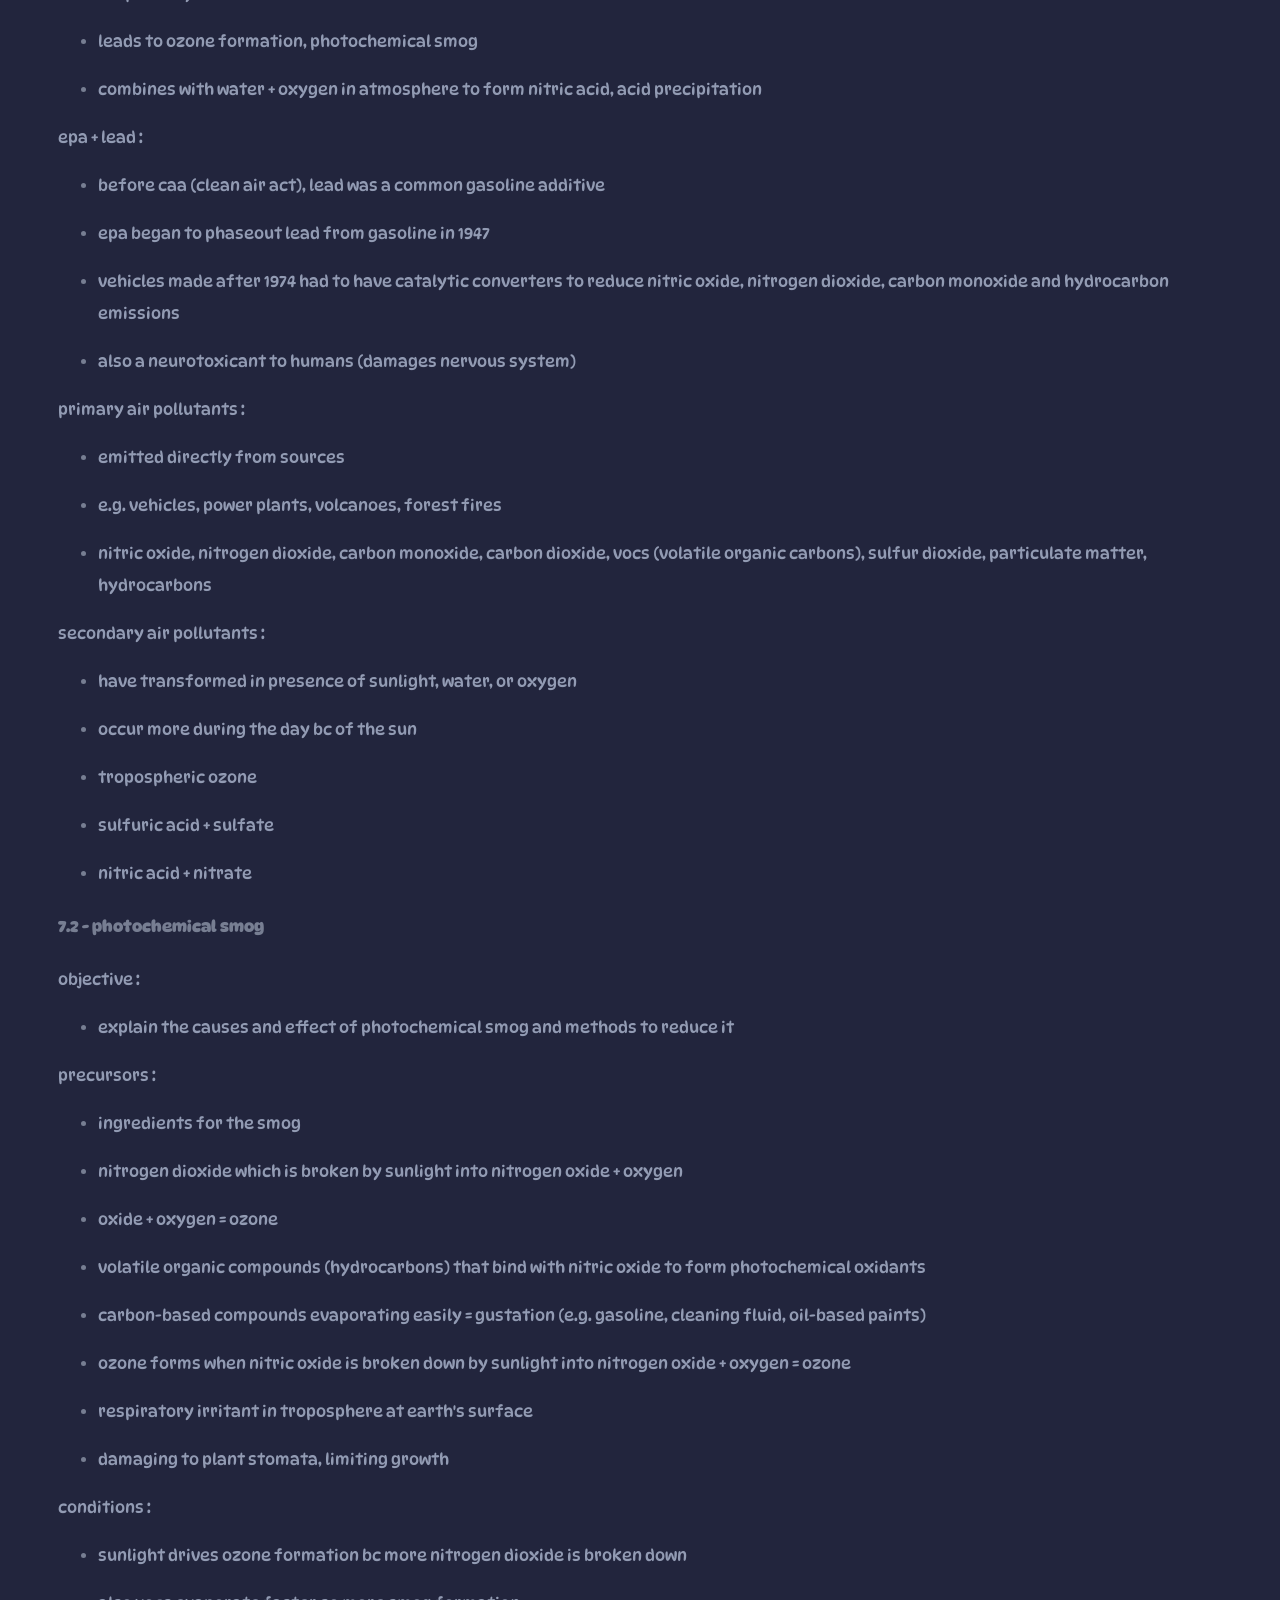
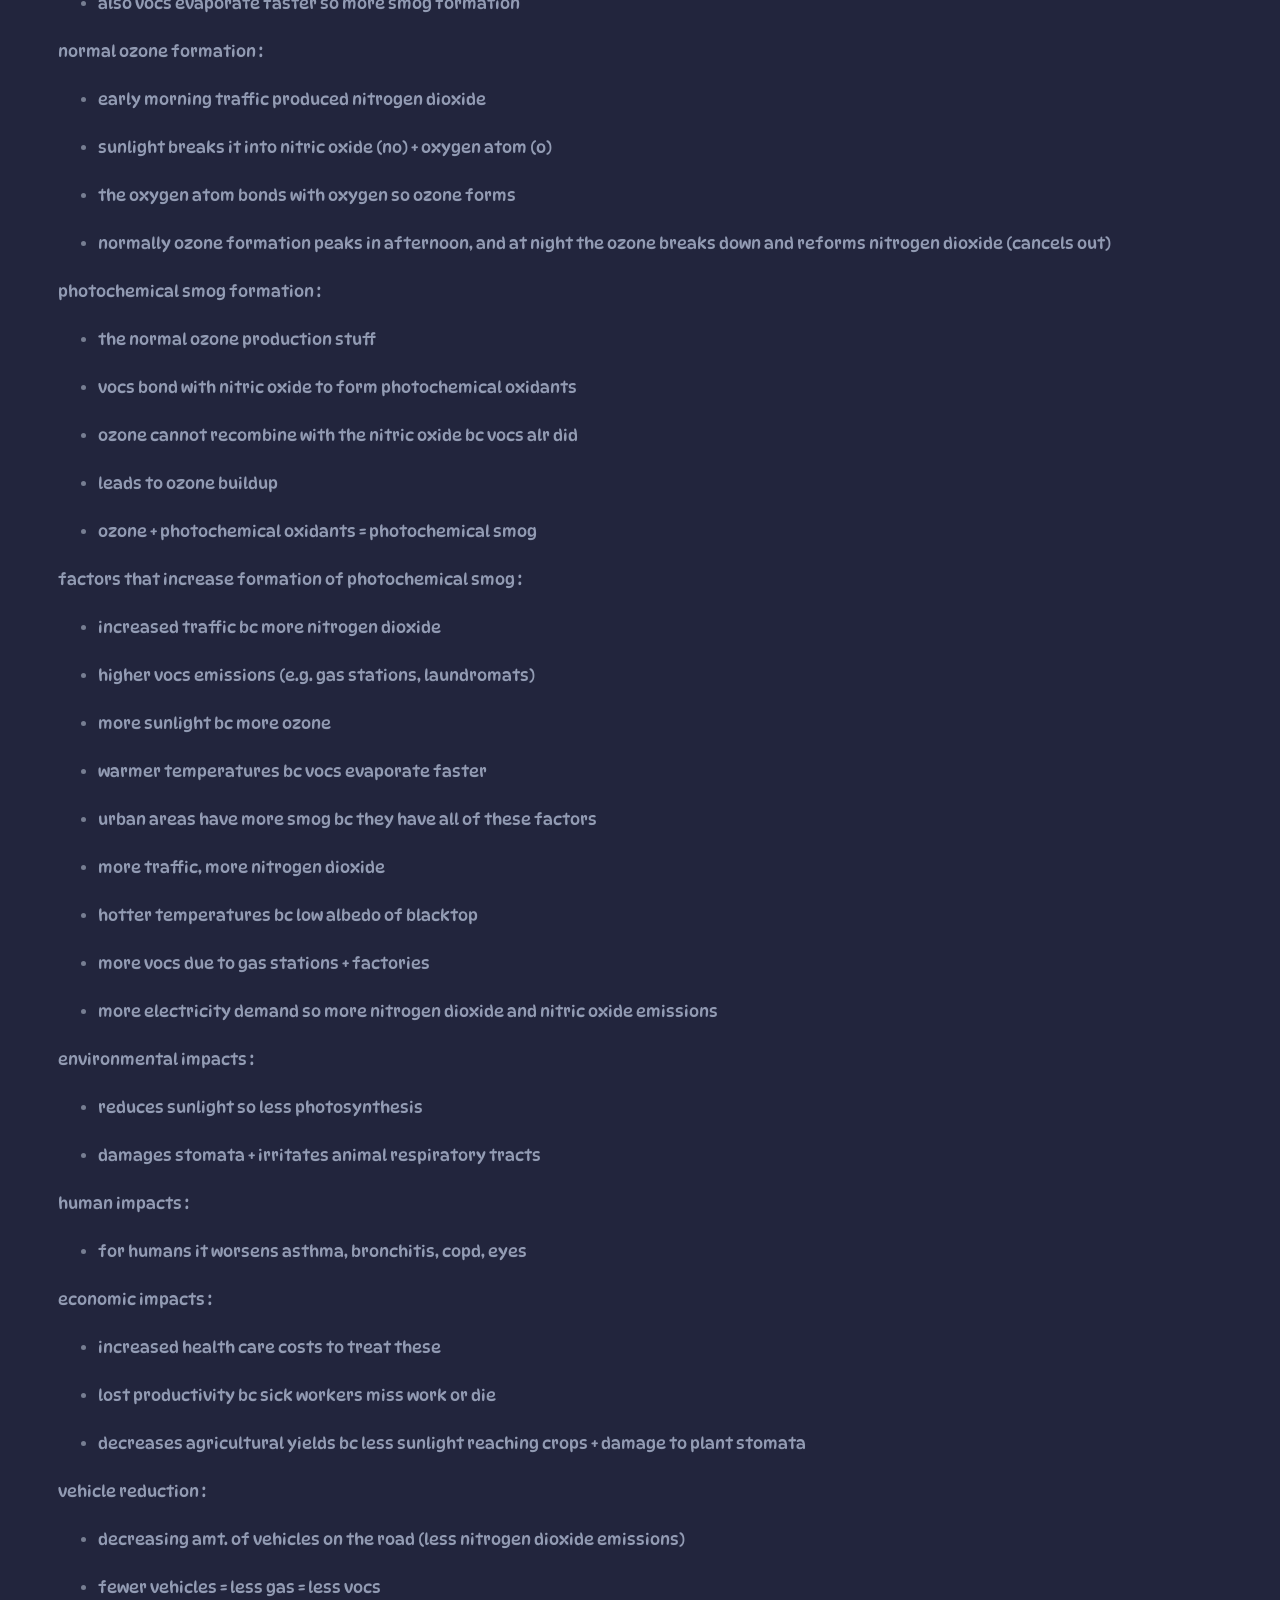
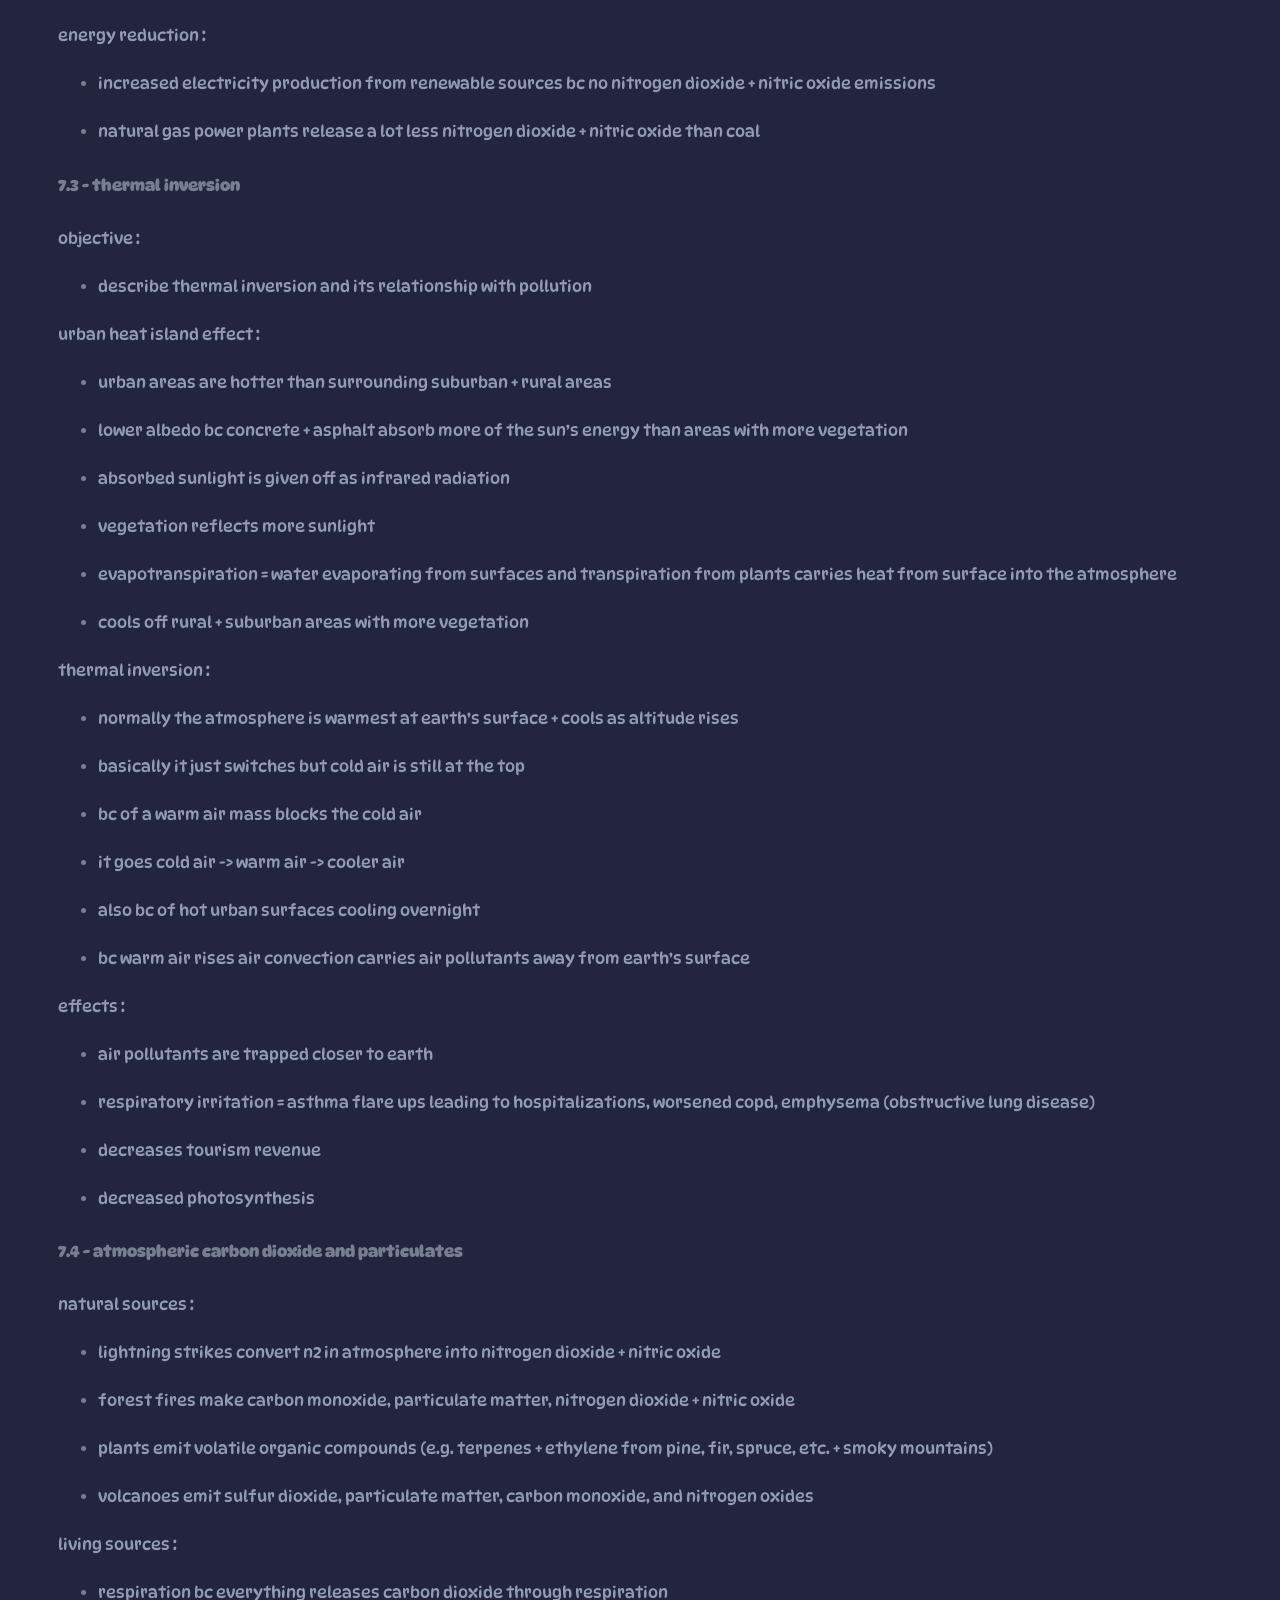
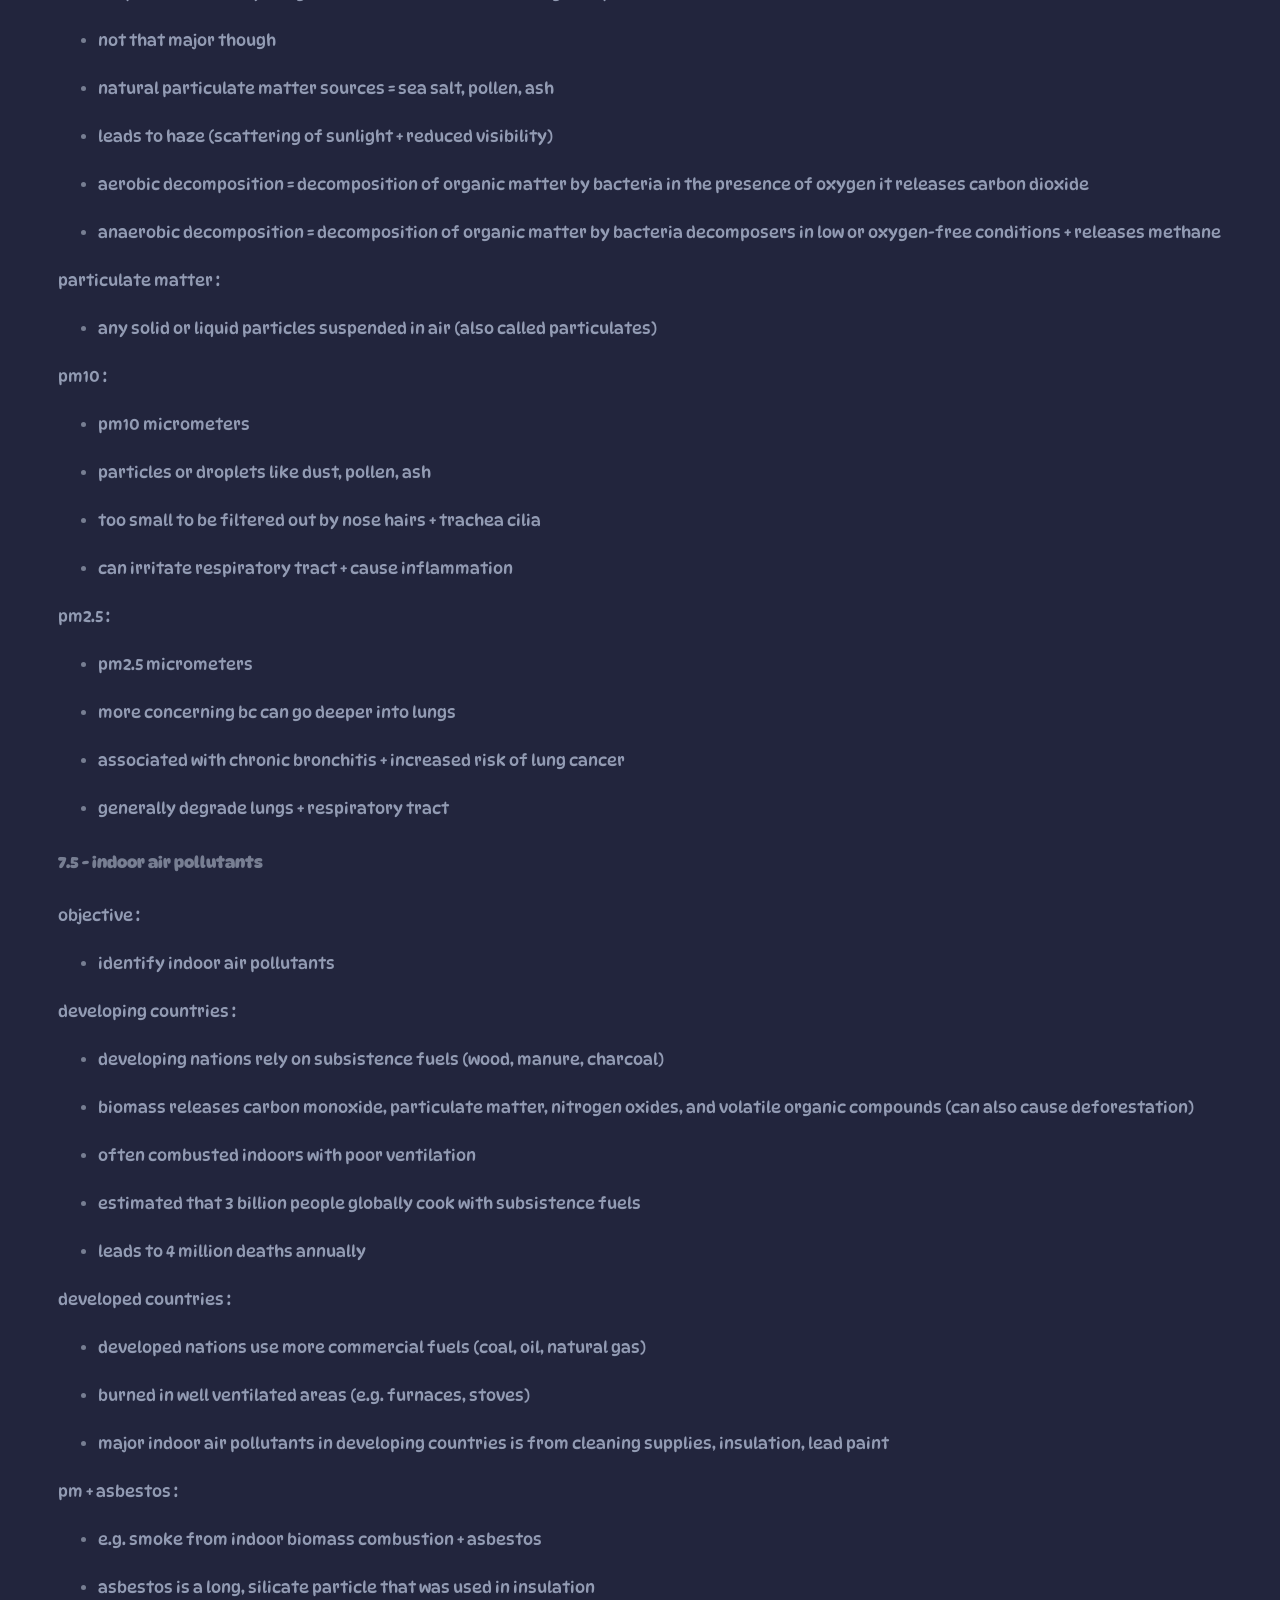
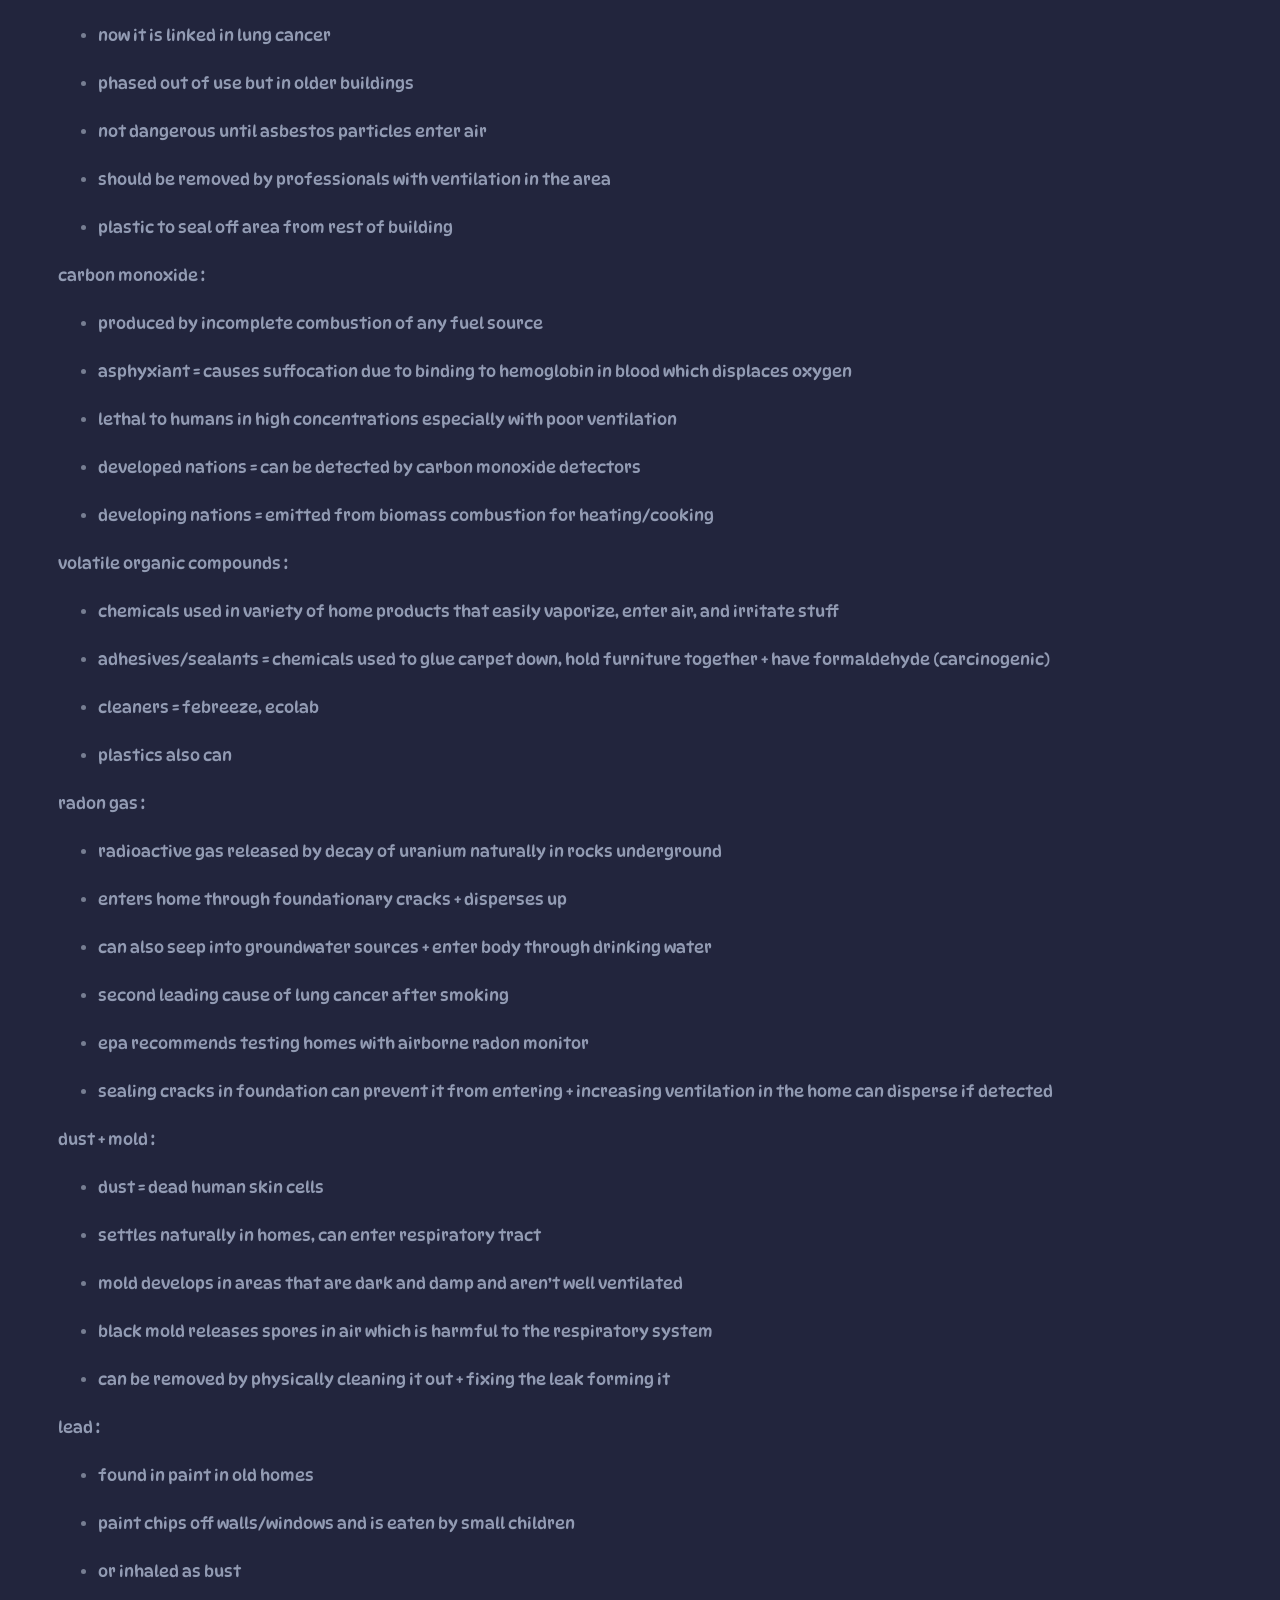
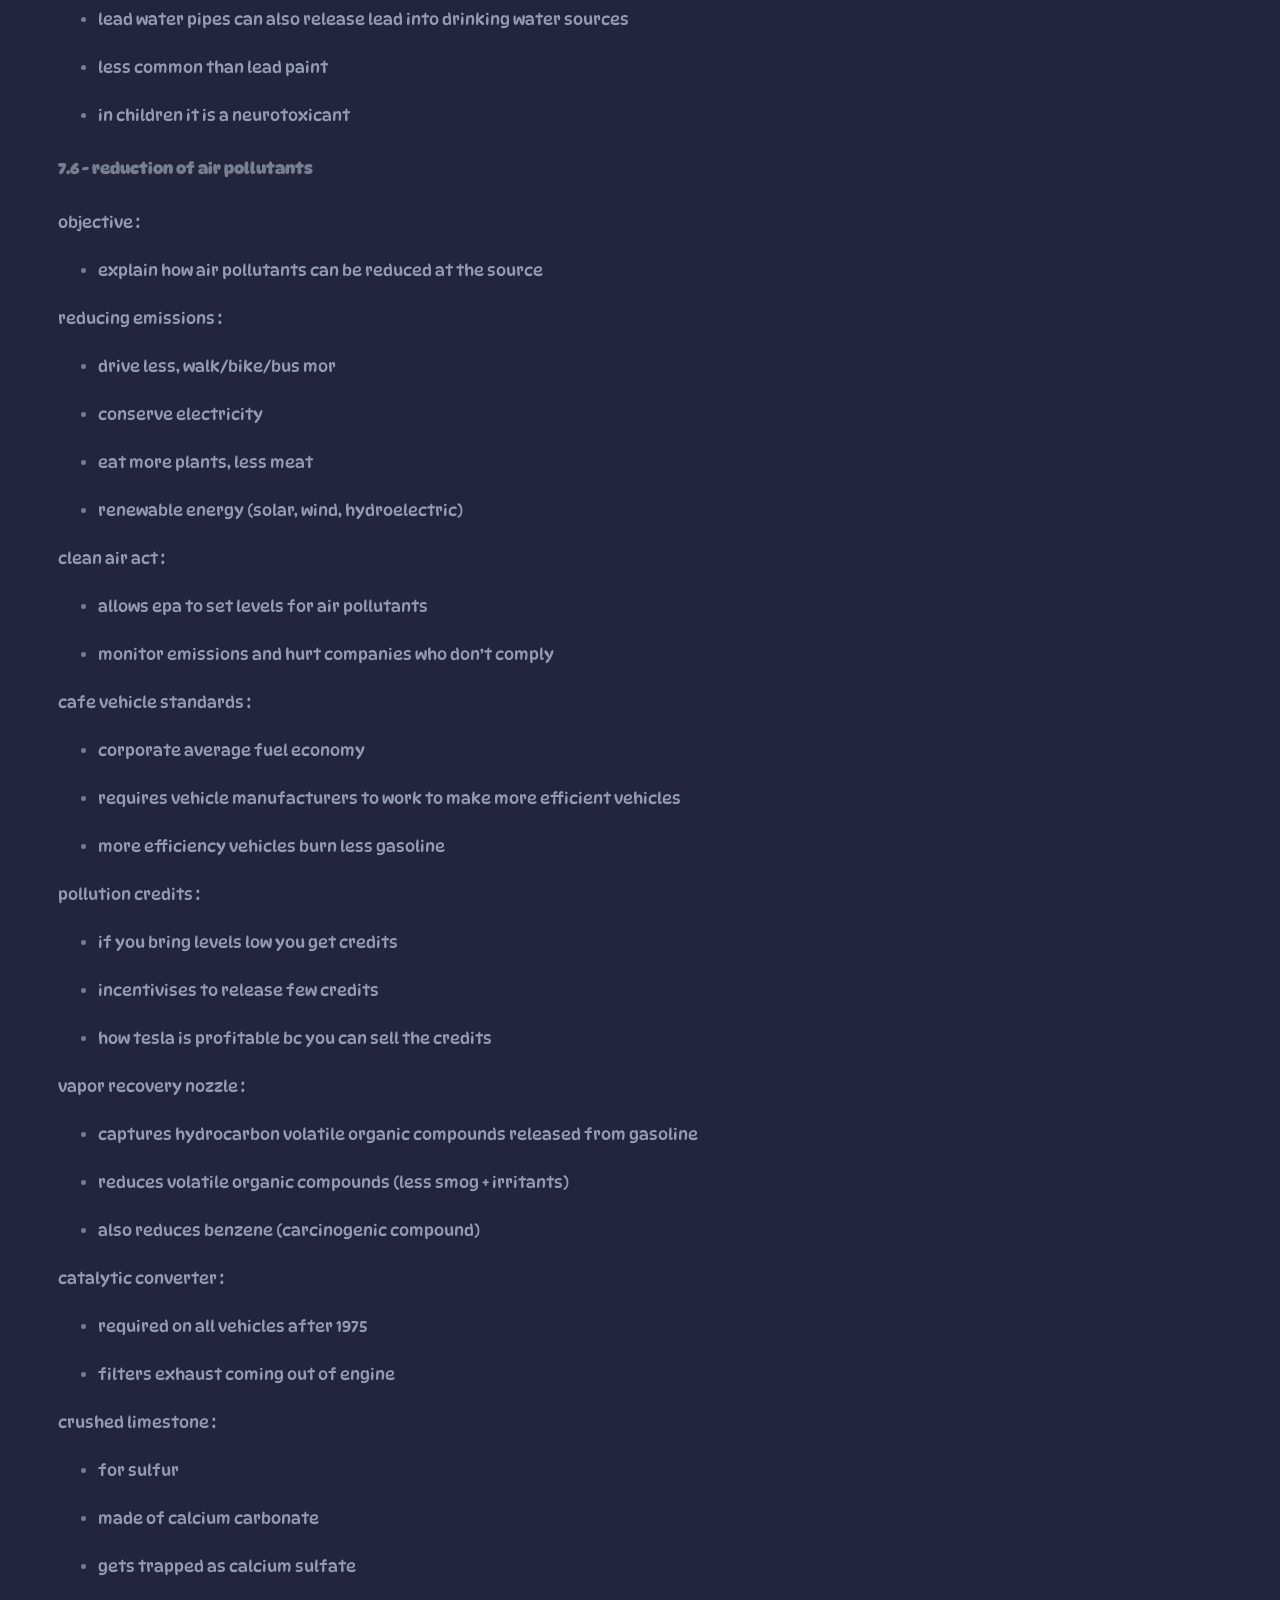
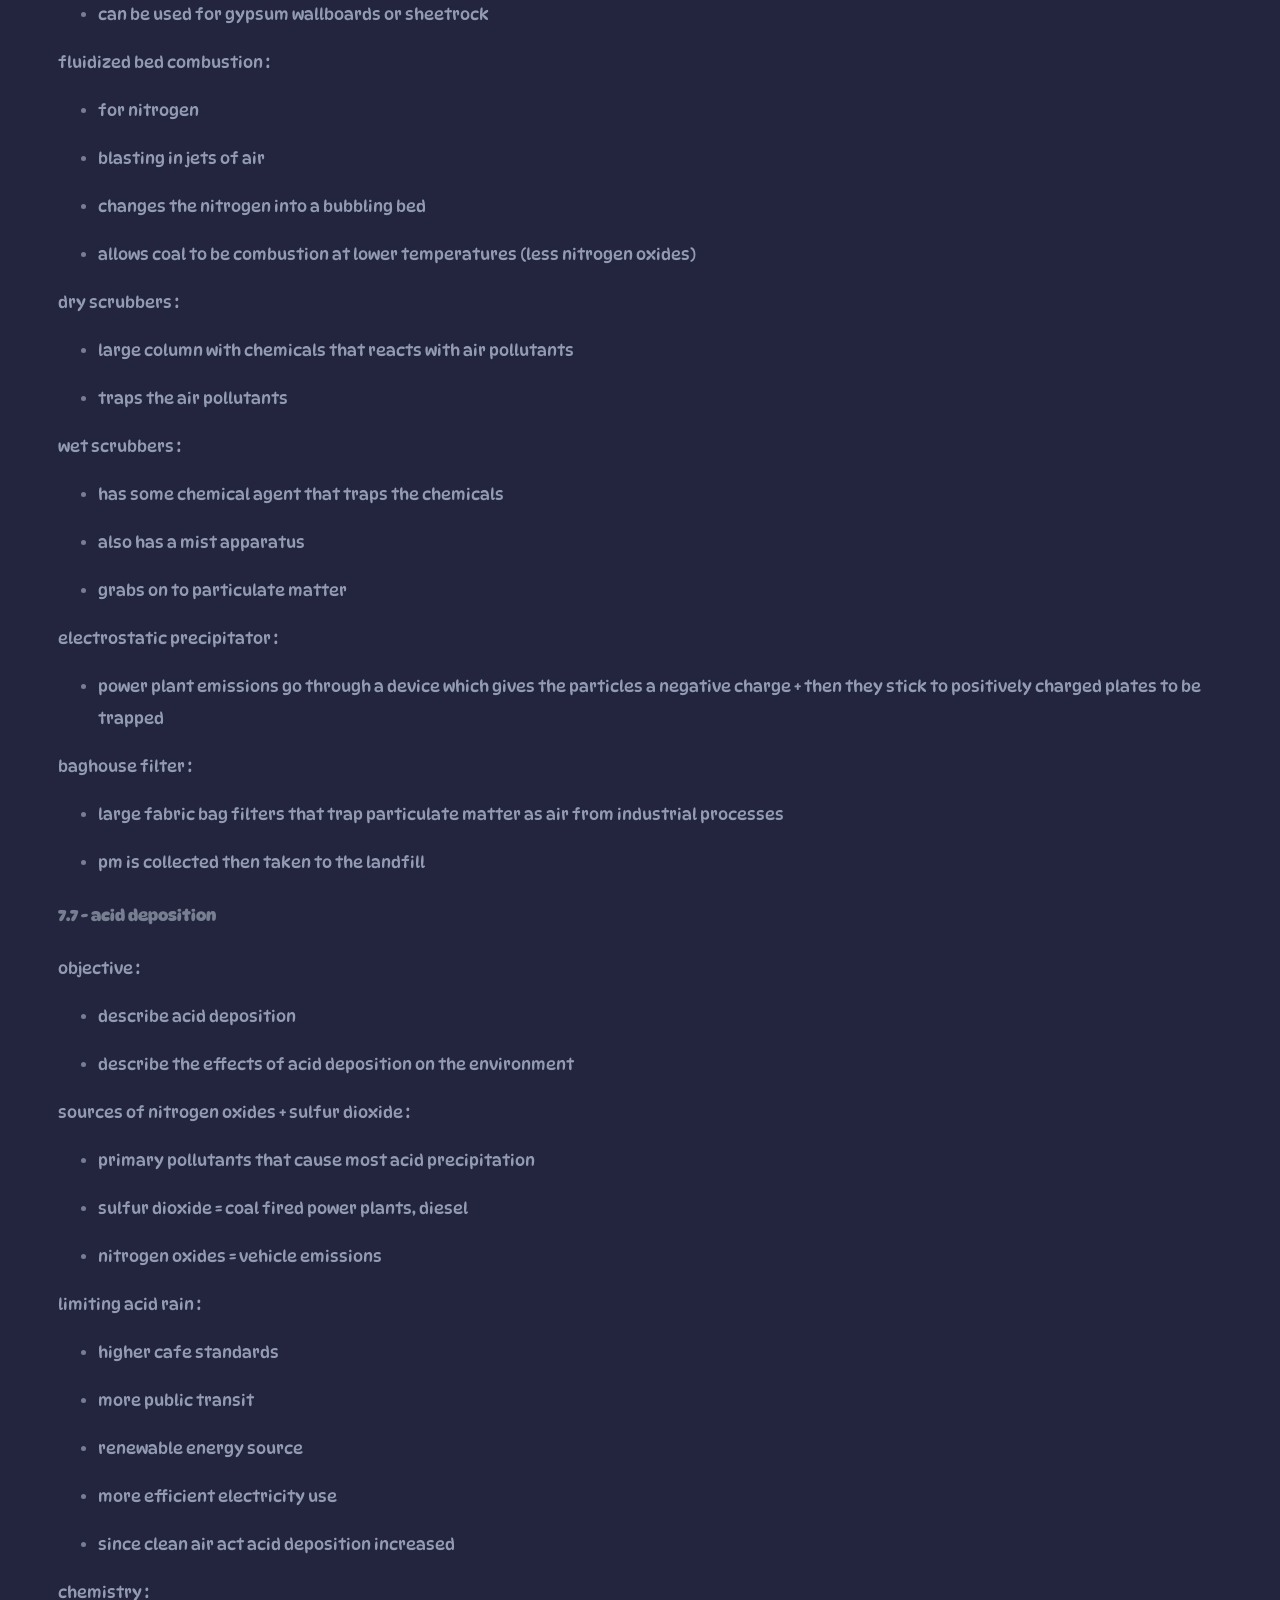
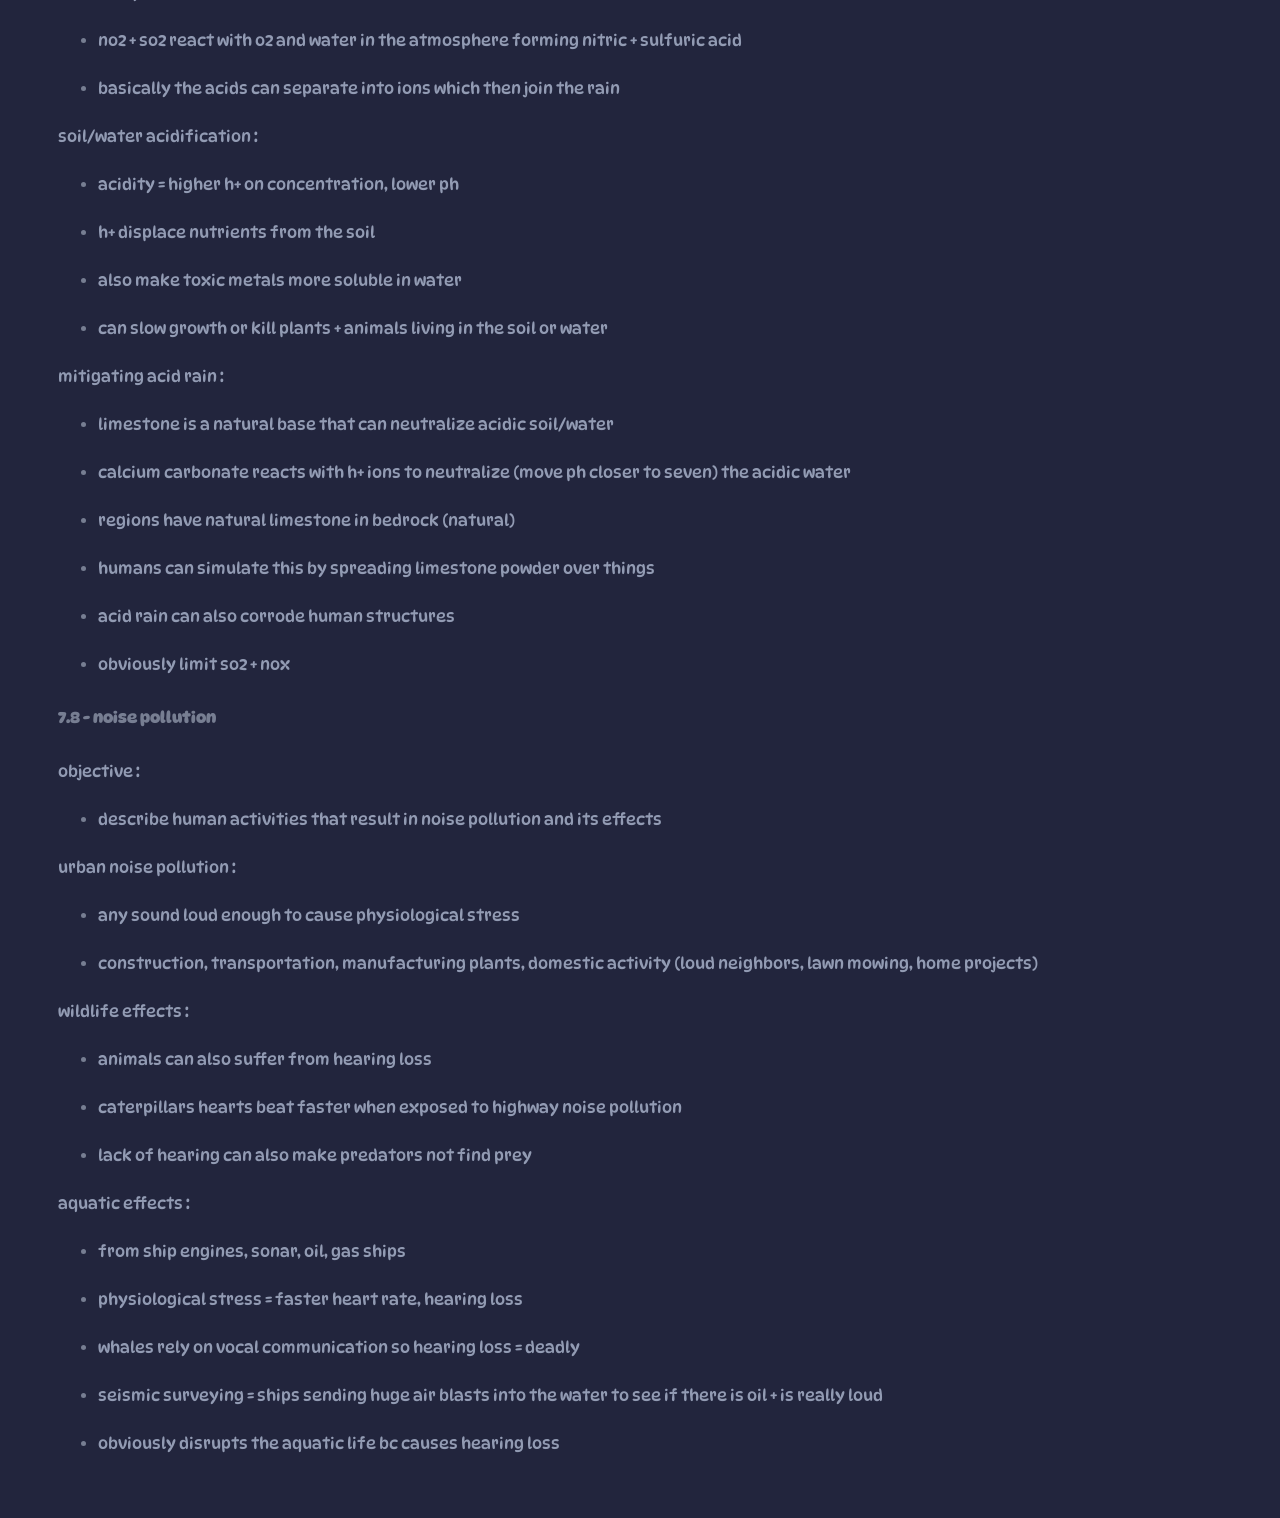
<file: unit7.html>
<!DOCTYPE html>
<html>
	<head>
		<link rel="stylesheet" href="main.css">
		<meta charset="UTF-8" />
        <meta name="viewport" content="width=device-width, initial-scale=1.0" />
    	<title>Review 7</title>
		        <link rel="preconnect" href="https://fonts.googleapis.com">
        <link rel="preconnect" href="https://fonts.gstatic.com" crossorigin>
        <link href="https://fonts.googleapis.com/css2?family=DynaPuff:wght@400..700&display=swap" rel="stylesheet">
    </head>
    <body>
        <nav>
            <a href="./index.html">Context</a>
            <a href="./search.html">Search Bar</a>
            <a href="./unit1.html">Unit 1</a>
            <a href="./unit2.html">Unit 2</a>
            <a href="./unit3.html">Unit 3</a>
            <a href="./unit4.html">Unit 4</a>
            <a href="./unit5.html">Unit 5</a>
            <a href="./unit6.html">Unit 6</a>
            <a href="./unit7.html">Unit 7</a>
            <a href="./unit8.html">Unit 8</a>
            <a href="./unit9.html">Unit 9</a>
            <a href="./vocab.html">Vocab</a>
        </nav>
        <main>
            <h1 id="GIVEMESPACE">Unit 7: Atmospheric Pollution</h1>
            <h2 id="GIVEMEMORESPACE">Notes</h2>

            <h3><span>Unit 7: atmospheric pollution</span></h3>
            <h4>7.1 - introduction to air pollutants</h4>
            <p>objective :</p>
            <ul>
            <li>
                <p>identify the sources and effects of air
                pollutants</p>
            </li>
            </ul>
            <p>basics :</p>
            <ul>
            <li>
                <p>write about specific air pollutants not
                just generally</p>
            </li>
            <li>
                <p>clean air act in 1970 give epa ability to
                monitor 6 air pollutants</p>
            </li>
            <li>
                <p>required to set limits (basically can
                punish)</p>
            </li>
            </ul>
            <p>sulfur dioxide :</p>
            <ul>
            <li>
                <p>from coal combustion for electricity</p>
            </li>
            <li>
                <p>respiratory irritant</p>
            </li>
            <li>
                <p>smog</p>
            </li>
            <li>
                <p>acid precipitation</p>
            </li>
            </ul>
            <p>nitrogen oxides :</p>
            <ul>
            <li>
                <p>nitric oxide and nitrogen dioxide</p>
            </li>
            <li>
                <p>all ff combustion (gas)</p>
            </li>
            <li>
                <p>warms ozone</p>
            </li>
            <li>
                <p>contributes to photochemical smog</p>
            </li>
            <li>
                <p>acid precipitation</p>
            </li>
            </ul>
            <p>carbon monoxide :</p>
            <ul>
            <li>
                <p>incomplete combustion</p>
            </li>
            <li>
                <p>warms ozone</p>
            </li>
            <li>
                <p>lethal to humans</p>
            </li>
            </ul>
            <p>lead :</p>
            <ul>
            <li>
                <p>metal plants</p>
            </li>
            <li>
                <p>waste incineration</p>
            </li>
            <li>
                <p>neurotoxicant</p>
            </li>
            </ul>
            <p>ozone (tropospheric) :</p>
            <ul>
            <li>
                <p>photochemical oxidation of nitrogen dioxide
                </p>
            </li>
            <li>
                <p>respiratory irritant</p>
            </li>
            <li>
                <p>smog</p>
            </li>
            <li>
                <p>can cause plant damage</p>
            </li>
            </ul>
            <p>particulate matter :</p>
            <ul>
            <li>
                <p>ff + biomass combustion</p>
            </li>
            <li>
                <p>respiratory irritant</p>
            </li>
            <li>
                <p>smog</p>
            </li>
            </ul>
            <p>air pollutants vs. greenhouse gasses :</p>
            <ul>
            <li>
                <p>carbon dioxide is not one of the six
                criteria pollutants</p>
            </li>
            <li>
                <p>in 2007 the supreme court ruled the epa
                could regulate greenhouse gases so it did in 2009 (bc it's harmful to
                humans)</p>
            </li>
            <li>
                <p>carbon dioxide does not DIRECTLY lower air
                quality from a human health standpoint</p>
            </li>
            <li>
                <p>not toxic to organisms bc it's not damaging
                lung, eyes, leading to smog, decreased visibility</p>
            </li>
            <li>
                <p>leads to earth warming + environmental
                change DOES lead to human health consequences (basis for supreme court
                ruling in 2007)</p>
            </li>
            <li>
                <p>in apes, carbon dioxide is not an air
                pollutant</p>
            </li>
            </ul>
            <p>coal combustion :</p>
            <ul>
            <li>
                <p>releases more air pollutants than any other
                ffs (35% of global electricity)</p>
            </li>
            <li>
                <p>releases carbon monoxide, carbon monoxide,
                sulfur dioxide, nitric oxide, nitrogen dioxide, mercury, arsenic, lead,
                and pm (which carries toxic metals)</p>
            </li>
            <li>
                <p>sulfur dioxide is released a lot in coal
                </p>
            </li>
            <li>
                <p>it is a respiratory irritant which worsens
                asthma + bronchitis</p>
            </li>
            <li>
                <p>creates sulfur aerosols which reflect the
                sun (lowers photosynthesis)</p>
            </li>
            <li>
                <p>forms sulfurous (grey) smog</p>
            </li>
            <li>
                <p>combines with water + oxygen in atmosphere
                to form acid rain</p>
            </li>
            </ul>
            <p>nitric oxides :</p>
            <ul>
            <li>
                <p>released by combustion of anything
                (specifically ffs + biomass)</p>
            </li>
            <li>
                <p>nitric oxide forms when nitrogen combines
                with oxygen</p>
            </li>
            <li>
                <p>can become nitrogen dioxide if it reacts
                with ozone or oxygen again</p>
            </li>
            <li>
                <p>sunlight converts nitrogen dioxide back
                into nitric oxide</p>
            </li>
            </ul>
            <p>impacts :</p>
            <ul>
            <li>
                <p>respiratory irritant</p>
            </li>
            <li>
                <p>leads to ozone formation,
                photochemical smog</p>
            </li>
            <li>
                <p>combines with water + oxygen in atmosphere
                to form nitric acid, acid precipitation</p>
            </li>
            </ul>
            <p>epa + lead :</p>
            <ul>
            <li>
                <p>before caa (clean air act), lead was a
                common gasoline additive</p>
            </li>
            <li>
                <p>epa began to phaseout lead from gasoline in
                1947</p>
            </li>
            <li>
                <p>vehicles made after 1974 had to have
                catalytic converters to reduce nitric oxide, nitrogen dioxide, carbon
                monoxide and hydrocarbon emissions</p>
            </li>
            <li>
                <p>also a neurotoxicant to humans (damages
                nervous system)</p>
            </li>
            </ul>
            <p>primary air pollutants :</p>
            <ul>
            <li>
                <p>emitted directly from sources</p>
            </li>
            <li>
                <p>e.g. vehicles, power plants, volcanoes,
                forest fires</p>
            </li>
            <li>
                <p>nitric oxide, nitrogen dioxide, carbon
                monoxide, carbon dioxide, vocs (volatile organic carbons), sulfur dioxide,
                particulate matter, hydrocarbons</p>
            </li>
            </ul>
            <p>secondary air pollutants :</p>
            <ul>
            <li>
                <p>have transformed in presence of sunlight,
                water, or oxygen</p>
            </li>
            <li>
                <p>occur more during the day bc of the sun</p>
            </li>
            <li>
                <p>tropospheric ozone</p>
            </li>
            <li>
                <p>sulfuric acid + sulfate</p>
            </li>
            <li>
                <p>nitric acid + nitrate</p>
            </li>
            </ul>
            <h4>7.2 - photochemical smog</h4>
            <p>objective :</p>
            <ul>
            <li>
                <p>explain the causes and effect of
                photochemical smog and methods to reduce it</p>
            </li>
            </ul>
            <p>precursors :</p>
            <ul>
            <li>
                <p>ingredients for the smog</p>
            </li>
            <li>
                <p>nitrogen dioxide which is broken by
                sunlight into nitrogen oxide + oxygen</p>
            </li>
            <li>
                <p>oxide + oxygen = ozone</p>
            </li>
            <li>
                <p>volatile organic compounds (hydrocarbons)
                that bind with nitric oxide to form photochemical oxidants</p>
            </li>
            <li>
                <p>carbon-based compounds evaporating easily =
                gustation (e.g. gasoline, cleaning fluid, oil-based paints)</p>
            </li>
            <li>
                <p>ozone forms when nitric oxide is broken
                down by sunlight into nitrogen oxide + oxygen = ozone</p>
            </li>
            <li>
                <p>respiratory irritant in troposphere at
                earth's surface</p>
            </li>
            <li>
                <p>damaging to plant stomata, limiting growth
                </p>
            </li>
            </ul>
            <p>conditions :</p>
            <ul>
            <li>
                <p>sunlight drives ozone formation bc more
                nitrogen dioxide is broken down</p>
            </li>
            <li>
                <p>also vocs evaporate faster so more smog
                formation</p>
            </li>
            </ul>
            <p>normal ozone formation :</p>
            <ul>
            <li>
                <p>early morning traffic produced nitrogen
                dioxide</p>
            </li>
            <li>
                <p>sunlight breaks it into nitric oxide (no) +
                oxygen atom (o)</p>
            </li>
            <li>
                <p>the oxygen atom bonds with oxygen so ozone
                forms</p>
            </li>
            <li>
                <p>normally ozone formation peaks in
                afternoon, and at night the ozone breaks down and reforms nitrogen dioxide
                (cancels out)</p>
            </li>
            </ul>
            <p>photochemical smog formation :</p>
            <ul>
            <li>
                <p>the normal ozone production stuff</p>
            </li>
            <li>
                <p>vocs bond with nitric oxide to form
                photochemical oxidants</p>
            </li>
            <li>
                <p>ozone cannot recombine with the nitric
                oxide bc vocs alr did</p>
            </li>
            <li>
                <p>leads to ozone buildup</p>
            </li>
            <li>
                <p>ozone + photochemical oxidants =
                photochemical smog</p>
            </li>
            </ul>
            <p>factors that increase formation of photochemical smog :</p>
            <ul>
            <li>
                <p>increased traffic bc more nitrogen dioxide
                </p>
            </li>
            <li>
                <p>higher vocs emissions (e.g. gas stations,
                laundromats)</p>
            </li>
            <li>
                <p>more sunlight bc more ozone</p>
            </li>
            <li>
                <p>warmer temperatures bc vocs evaporate
                faster</p>
            </li>
            <li>
                <p>urban areas have more smog bc they have all
                of these factors</p>
            </li>
            <li>
                <p>more traffic, more nitrogen dioxide
                </p>
            </li>
            <li>
                <p>hotter temperatures bc low albedo of
                blacktop</p>
            </li>
            <li>
                <p>more vocs due to gas stations + factories
                </p>
            </li>
            <li>
                <p>more electricity demand so more nitrogen
                dioxide and nitric oxide emissions</p>
            </li>
            </ul>
            <p>environmental impacts :</p>
            <ul>
            <li>
                <p>reduces sunlight so less photosynthesis</p>
            </li>
            <li>
                <p>damages stomata + irritates animal
                respiratory tracts</p>
            </li>
            </ul>
            <p>human impacts :</p>
            <ul>
            <li>
                <p>for humans it worsens asthma, bronchitis,
                copd, eyes</p>
            </li>
            </ul>
            <p>economic impacts :</p>
            <ul>
            <li>
                <p>increased health care costs to treat these
                </p>
            </li>
            <li>
                <p>lost productivity bc sick workers miss work
                or die</p>
            </li>
            <li>
                <p>decreases agricultural yields bc less
                sunlight reaching crops + damage to plant stomata</p>
            </li>
            </ul>
            <p>vehicle reduction :</p>
            <ul>
            <li>
                <p>decreasing amt. of vehicles on the road
                (less nitrogen dioxide emissions)</p>
            </li>
            <li>
                <p>fewer vehicles = less gas = less vocs</p>
            </li>
            </ul>
            <p>energy reduction :</p>
            <ul>
            <li>
                <p>increased electricity production from
                renewable sources bc no nitrogen dioxide + nitric oxide emissions</p>
            </li>
            <li>
                <p>natural gas power plants release a lot less
                nitrogen dioxide + nitric oxide than coal</p>
            </li>
            </ul>
            <h4>7.3 - thermal inversion</h4>
            <p>objective :</p>
            <ul>
            <li>
                <p>describe thermal inversion and its
                relationship with pollution</p>
            </li>
            </ul>
            <p>urban heat island effect :</p>
            <ul>
            <li>
                <p>urban areas are hotter than surrounding
                suburban + rural areas</p>
            </li>
            <li>
                <p>lower albedo bc concrete + asphalt absorb
                more of the sun’s energy than areas with more vegetation</p>
            </li>
            <li>
                <p>absorbed sunlight is given off as infrared
                radiation</p>
            </li>
            <li>
                <p>vegetation reflects more sunlight</p>
            </li>
            <li>
                <p>evapotranspiration = water evaporating from
                surfaces and transpiration from plants carries heat from surface into the
                atmosphere</p>
            </li>
            <li>
                <p>cools off rural + suburban areas with more
                vegetation</p>
            </li>
            </ul>
            <p>thermal inversion :</p>
            <ul>
            <li>
                <p>normally the atmosphere is warmest at
                earth’s surface + cools as altitude rises</p>
            </li>
            <li>
                <p>basically it just switches but cold air is
                still at the top</p>
            </li>
            <li>
                <p>bc of a warm air mass blocks the cold air
                </p>
            </li>
            <li>
                <p>it goes cold air -> warm air ->
                cooler air</p>
            </li>
            <li>
                <p>also bc of hot urban surfaces cooling
                overnight</p>
            </li>
            <li>
                <p>bc warm air rises air convection carries
                air pollutants away from earth’s surface</p>
            </li>
            </ul>
            <p>effects :</p>
            <ul>
            <li>
                <p>air pollutants are trapped closer to earth
                </p>
            </li>
            <li>
                <p>respiratory irritation = asthma flare ups
                leading to hospitalizations, worsened copd, emphysema (obstructive lung
                disease)</p>
            </li>
            <li>
                <p>decreases tourism revenue</p>
            </li>
            <li>
                <p>decreased photosynthesis</p>
            </li>
            </ul>
            <h4>7.4 - atmospheric carbon dioxide and particulates</h4>
            <p>natural sources :</p>
            <ul>
            <li>
                <p>lightning strikes convert n2 in atmosphere
                into nitrogen dioxide + nitric oxide</p>
            </li>
            <li>
                <p>forest fires make carbon monoxide,
                particulate matter, nitrogen dioxide + nitric oxide</p>
            </li>
            <li>
                <p>plants emit volatile organic compounds
                (e.g. terpenes + ethylene from pine, fir, spruce, etc. + smoky mountains)
                </p>
            </li>
            <li>
                <p>volcanoes emit sulfur dioxide, particulate
                matter, carbon monoxide, and nitrogen oxides</p>
            </li>
            </ul>
            <p>living sources :</p>
            <ul>
            <li>
                <p>respiration bc everything releases carbon
                dioxide through respiration</p>
            </li>
            <li>
                <p>not that major though</p>
            </li>
            <li>
                <p>natural particulate matter sources = sea
                salt, pollen, ash</p>
            </li>
            <li>
                <p>leads to haze (scattering of sunlight +
                reduced visibility)</p>
            </li>
            <li>
                <p>aerobic decomposition = decomposition of
                organic matter by bacteria in the presence of oxygen it releases carbon
                dioxide</p>
            </li>
            <li>
                <p>anaerobic decomposition = decomposition of
                organic matter by bacteria decomposers in low or oxygen-free conditions +
                releases methane</p>
            </li>
            </ul>
            <p>particulate matter :</p>
            <ul>
            <li>
                <p>any solid or liquid particles suspended in
                air (also called particulates)</p>
            </li>
            </ul>
            <p>pm10 :</p>
            <ul>
            <li>
                <p>pm10 micrometers</p>
            </li>
            </ul>
            <ul>
            <li>
                <p>particles or droplets like dust, pollen,
                ash</p>
            </li>
            <li>
                <p>too small to be filtered out by nose hairs
                + trachea cilia</p>
            </li>
            <li>
                <p>can irritate respiratory tract + cause
                inflammation</p>
            </li>
            </ul>
            <p>pm2.5 :</p>
            <ul>
            <li>
                <p>pm2.5 micrometers</p>
            </li>
            <li>
                <p>more concerning bc can go deeper into lungs
                </p>
            </li>
            <li>
                <p>associated with chronic bronchitis +
                increased risk of lung cancer</p>
            </li>
            <li>
                <p>generally degrade lungs + respiratory tract
                </p>
            </li>
            </ul>
            <h4>7.5 - indoor air pollutants</h4>
            <p>objective :</p>
            <ul>
            <li>
                <p>identify indoor air pollutants</p>
            </li>
            </ul>
            <p>developing countries :</p>
            <ul>
            <li>
                <p>developing nations rely on subsistence
                fuels (wood, manure, charcoal)</p>
            </li>
            <li>
                <p>biomass releases carbon monoxide,
                particulate matter, nitrogen oxides, and volatile organic compounds (can
                also cause deforestation)</p>
            </li>
            <li>
                <p>often combusted indoors with poor
                ventilation</p>
            </li>
            <li>
                <p>estimated that 3 billion people globally
                cook with subsistence fuels</p>
            </li>
            <li>
                <p>leads to 4 million deaths annually</p>
            </li>
            </ul>
            <p>developed countries :</p>
            <ul>
            <li>
                <p>developed nations use more commercial fuels
                (coal, oil, natural gas)</p>
            </li>
            <li>
                <p>burned in well ventilated areas (e.g.
                furnaces, stoves)</p>
            </li>
            <li>
                <p>major indoor air pollutants in developing
                countries is from cleaning supplies, insulation, lead paint</p>
            </li>
            </ul>
            <p>pm + asbestos :</p>
            <ul>
            <li>
                <p>e.g. smoke from indoor biomass combustion +
                asbestos</p>
            </li>
            <li>
                <p>asbestos is a long, silicate particle that
                was used in insulation</p>
            </li>
            <li>
                <p>now it is linked in lung cancer</p>
            </li>
            <li>
                <p>phased out of use but in older buildings
                </p>
            </li>
            <li>
                <p>not dangerous until asbestos particles
                enter air</p>
            </li>
            <li>
                <p>should be removed by professionals with
                ventilation in the area</p>
            </li>
            <li>
                <p>plastic to seal off area from rest of
                building</p>
            </li>
            </ul>
            <p>carbon monoxide :</p>
            <ul>
            <li>
                <p>produced by incomplete combustion of any
                fuel source</p>
            </li>
            <li>
                <p>asphyxiant = causes suffocation due to
                binding to hemoglobin in blood which displaces oxygen</p>
            </li>
            <li>
                <p>lethal to humans in high concentrations
                especially with poor ventilation</p>
            </li>
            <li>
                <p>developed nations = can be detected by
                carbon monoxide detectors</p>
            </li>
            <li>
                <p>developing nations = emitted from biomass
                combustion for heating/cooking</p>
            </li>
            </ul>
            <p>volatile organic compounds :</p>
            <ul>
            <li>
                <p>chemicals used in variety of home products
                that easily vaporize, enter air, and irritate stuff</p>
            </li>
            <li>
                <p>adhesives/sealants = chemicals used to glue
                carpet down, hold furniture together + have formaldehyde (carcinogenic)
                </p>
            </li>
            <li>
                <p>cleaners = febreeze, ecolab</p>
            </li>
            <li>
                <p>plastics also can</p>
            </li>
            </ul>
            <p>radon gas :</p>
            <ul>
            <li>
                <p>radioactive gas released by decay of
                uranium naturally in rocks underground</p>
            </li>
            <li>
                <p>enters home through foundationary cracks +
                disperses up</p>
            </li>
            <li>
                <p>can also seep into groundwater sources +
                enter body through drinking water</p>
            </li>
            <li>
                <p>second leading cause of lung cancer after
                smoking</p>
            </li>
            <li>
                <p>epa recommends testing homes with airborne
                radon monitor</p>
            </li>
            <li>
                <p>sealing cracks in foundation can prevent it
                from entering + increasing ventilation in the home can disperse if
                detected</p>
            </li>
            </ul>
            <p>dust + mold :</p>
            <ul>
            <li>
                <p>dust = dead human skin cells</p>
            </li>
            <li>
                <p>settles naturally in homes, can enter
                respiratory tract</p>
            </li>
            <li>
                <p>mold develops in areas that are dark and
                damp and aren’t well ventilated</p>
            </li>
            <li>
                <p>black mold releases spores in air which is
                harmful to the respiratory system</p>
            </li>
            <li>
                <p>can be removed by physically cleaning it
                out + fixing the leak forming it</p>
            </li>
            </ul>
            <p>lead :</p>
            <ul>
            <li>
                <p>found in paint in old homes</p>
            </li>
            <li>
                <p>paint chips off walls/windows and is eaten
                by small children</p>
            </li>
            <li>
                <p>or inhaled as bust</p>
            </li>
            <li>
                <p>lead water pipes can also release lead into
                drinking water sources</p>
            </li>
            <li>
                <p>less common than lead paint</p>
            </li>
            <li>
                <p>in children it is a neurotoxicant</p>
            </li>
            </ul>
            <h4>7.6 - reduction of air pollutants</h4>
            <p>objective :</p>
            <ul>
            <li>
                <p>explain how air pollutants can be reduced
                at the source</p>
            </li>
            </ul>
            <p>reducing emissions :</p>
            <ul>
            <li>
                <p>drive less, walk/bike/bus mor</p>
            </li>
            <li>
                <p>conserve electricity</p>
            </li>
            <li>
                <p>eat more plants, less meat</p>
            </li>
            <li>
                <p>renewable energy (solar, wind,
                hydroelectric)</p>
            </li>
            </ul>
            <p>clean air act :</p>
            <ul>
            <li>
                <p>allows epa to set levels for air pollutants
                </p>
            </li>
            <li>
                <p>monitor emissions and hurt companies who
                don’t comply</p>
            </li>
            </ul>
            <p>cafe vehicle standards :</p>
            <ul>
            <li>
                <p>corporate average fuel economy</p>
            </li>
            <li>
                <p>requires vehicle manufacturers to work to
                make more efficient vehicles</p>
            </li>
            <li>
                <p>more efficiency vehicles burn less gasoline
                </p>
            </li>
            </ul>
            <p>pollution credits :</p>
            <ul>
            <li>
                <p>if you bring levels low you get credits</p>
            </li>
            <li>
                <p>incentivises to release few credits</p>
            </li>
            <li>
                <p>how tesla is profitable bc you can sell the
                credits</p>
            </li>
            </ul>
            <p>vapor recovery nozzle :</p>
            <ul>
            <li>
                <p>captures hydrocarbon volatile organic
                compounds released from gasoline</p>
            </li>
            <li>
                <p>reduces volatile organic compounds (less
                smog + irritants)</p>
            </li>
            <li>
                <p>also reduces benzene (carcinogenic
                compound)</p>
            </li>
            </ul>
            <p>catalytic converter :</p>
            <ul>
            <li>
                <p>required on all vehicles after 1975</p>
            </li>
            <li>
                <p>filters exhaust coming out of engine</p>
            </li>
            </ul>
            <p>crushed limestone :</p>
            <ul>
            <li>
                <p>for sulfur</p>
            </li>
            </ul>
            <ul>
            <li>
                <p>made of calcium carbonate</p>
            </li>
            <li>
                <p>gets trapped as calcium sulfate</p>
            </li>
            <li>
                <p>can be used for gypsum wallboards or
                sheetrock</p>
            </li>
            </ul>
            <p>fluidized bed combustion :</p>
            <ul>
            <li>
                <p>for nitrogen</p>
            </li>
            </ul>
            <ul>
            <li>
                <p>blasting in jets of air</p>
            </li>
            <li>
                <p>changes the nitrogen into a bubbling bed
                </p>
            </li>
            <li>
                <p>allows coal to be combustion at lower
                temperatures (less nitrogen oxides)</p>
            </li>
            </ul>
            <p>dry scrubbers :</p>
            <ul>
            <li>
                <p>large column with chemicals that reacts
                with air pollutants</p>
            </li>
            <li>
                <p>traps the air pollutants</p>
            </li>
            </ul>
            <p>wet scrubbers :</p>
            <ul>
            <li>
                <p>has some chemical agent that traps the
                chemicals</p>
            </li>
            <li>
                <p>also has a mist apparatus</p>
            </li>
            <li>
                <p>grabs on to particulate matter</p>
            </li>
            </ul>
            <p>electrostatic precipitator :</p>
            <ul>
            <li>
                <p>power plant emissions go through a device
                which gives the particles a negative charge + then they stick to
                positively charged plates to be trapped</p>
            </li>
            </ul>
            <p>baghouse filter :</p>
            <ul>
            <li>
                <p>large fabric bag filters that trap
                particulate matter as air from industrial processes</p>
            </li>
            <li>
                <p>pm is collected then taken to the landfill
                </p>
            </li>
            </ul>
            <h4>7.7 - acid deposition</h4>
            <p>objective :</p>
            <ul>
            <li>
                <p>describe acid deposition</p>
            </li>
            <li>
                <p>describe the effects of acid deposition on
                the environment</p>
            </li>
            </ul>
            <p>sources of nitrogen oxides + sulfur dioxide :</p>
            <ul>
            <li>
                <p>primary pollutants that cause most acid
                precipitation</p>
            </li>
            <li>
                <p>sulfur dioxide = coal fired power plants,
                diesel</p>
            </li>
            <li>
                <p>nitrogen oxides = vehicle emissions</p>
            </li>
            </ul>
            <p>limiting acid rain :</p>
            <ul>
            <li>
                <p>higher cafe standards</p>
            </li>
            <li>
                <p>more public transit</p>
            </li>
            <li>
                <p>renewable energy source</p>
            </li>
            <li>
                <p>more efficient electricity use</p>
            </li>
            <li>
                <p>since clean air act acid deposition
                increased</p>
            </li>
            </ul>
            <p>chemistry :</p>
            <ul>
            <li>
                <p>no2 + so2 react with o2 and water in the
                atmosphere forming nitric + sulfuric acid</p>
            </li>
            <li>
                <p>basically the acids can separate into ions
                which then join the rain</p>
            </li>
            </ul>
            <p>soil/water acidification :</p>
            <ul>
            <li>
                <p>acidity = higher h<span>+ </span>on
                concentration, lower ph</p>
            </li>
            <li>
                <p>h<span>+</span> displace nutrients from the
                soil</p>
            </li>
            <li>
                <p>also make toxic metals more soluble in
                water</p>
            </li>
            <li>
                <p>can slow growth or kill plants + animals
                living in the soil or water</p>
            </li>
            </ul>
            <p>mitigating acid rain :</p>
            <ul>
            <li>
                <p>limestone is a natural base that can
                neutralize acidic soil/water</p>
            </li>
            <li>
                <p>calcium carbonate reacts with
                h<span>+</span> ions to neutralize (move ph closer to seven) the acidic
                water</p>
            </li>
            <li>
                <p>regions have natural limestone in bedrock
                (natural)</p>
            </li>
            <li>
                <p>humans can simulate this by spreading
                limestone powder over things</p>
            </li>
            <li>
                <p>acid rain can also corrode human
                structures</p>
            </li>
            <li>
                <p>obviously limit so2 + nox</p>
            </li>
            </ul>
            <h4>7.8 - noise pollution</h4>
            <p>objective :</p>
            <ul>
            <li>
                <p>describe human activities that result in
                noise pollution and its effects</p>
            </li>
            </ul>
            <p>urban noise pollution :</p>
            <ul>
            <li>
                <p>any sound loud enough to cause
                physiological stress</p>
            </li>
            <li>
                <p>construction, transportation, manufacturing
                plants, domestic activity (loud neighbors, lawn mowing, home projects)</p>
            </li>
            </ul>
            <p>wildlife effects :</p>
            <ul>
            <li>
                <p>animals can also suffer from hearing loss
                </p>
            </li>
            <li>
                <p>caterpillars hearts beat faster when
                exposed to highway noise pollution</p>
            </li>
            <li>
                <p>lack of hearing can also make predators not
                find prey</p>
            </li>
            </ul>
            <p>aquatic effects :</p>
            <ul>
            <li>
                <p>from ship engines, sonar, oil, gas ships
                </p>
            </li>
            <li>
                <p>physiological stress = faster heart rate,
                hearing loss</p>
            </li>
            <li>
                <p>whales rely on vocal communication so
                hearing loss = deadly</p>
            </li>
            <li>
                <p>seismic surveying = ships sending huge air
                blasts into the water to see if there is oil + is really loud</p>
            </li>
            <li>
                <p>obviously disrupts the aquatic life bc
                causes hearing loss</p>
            </li>
            </ul>

        </main>
        <script src="script.js" defer></script>
    </body>
</file>
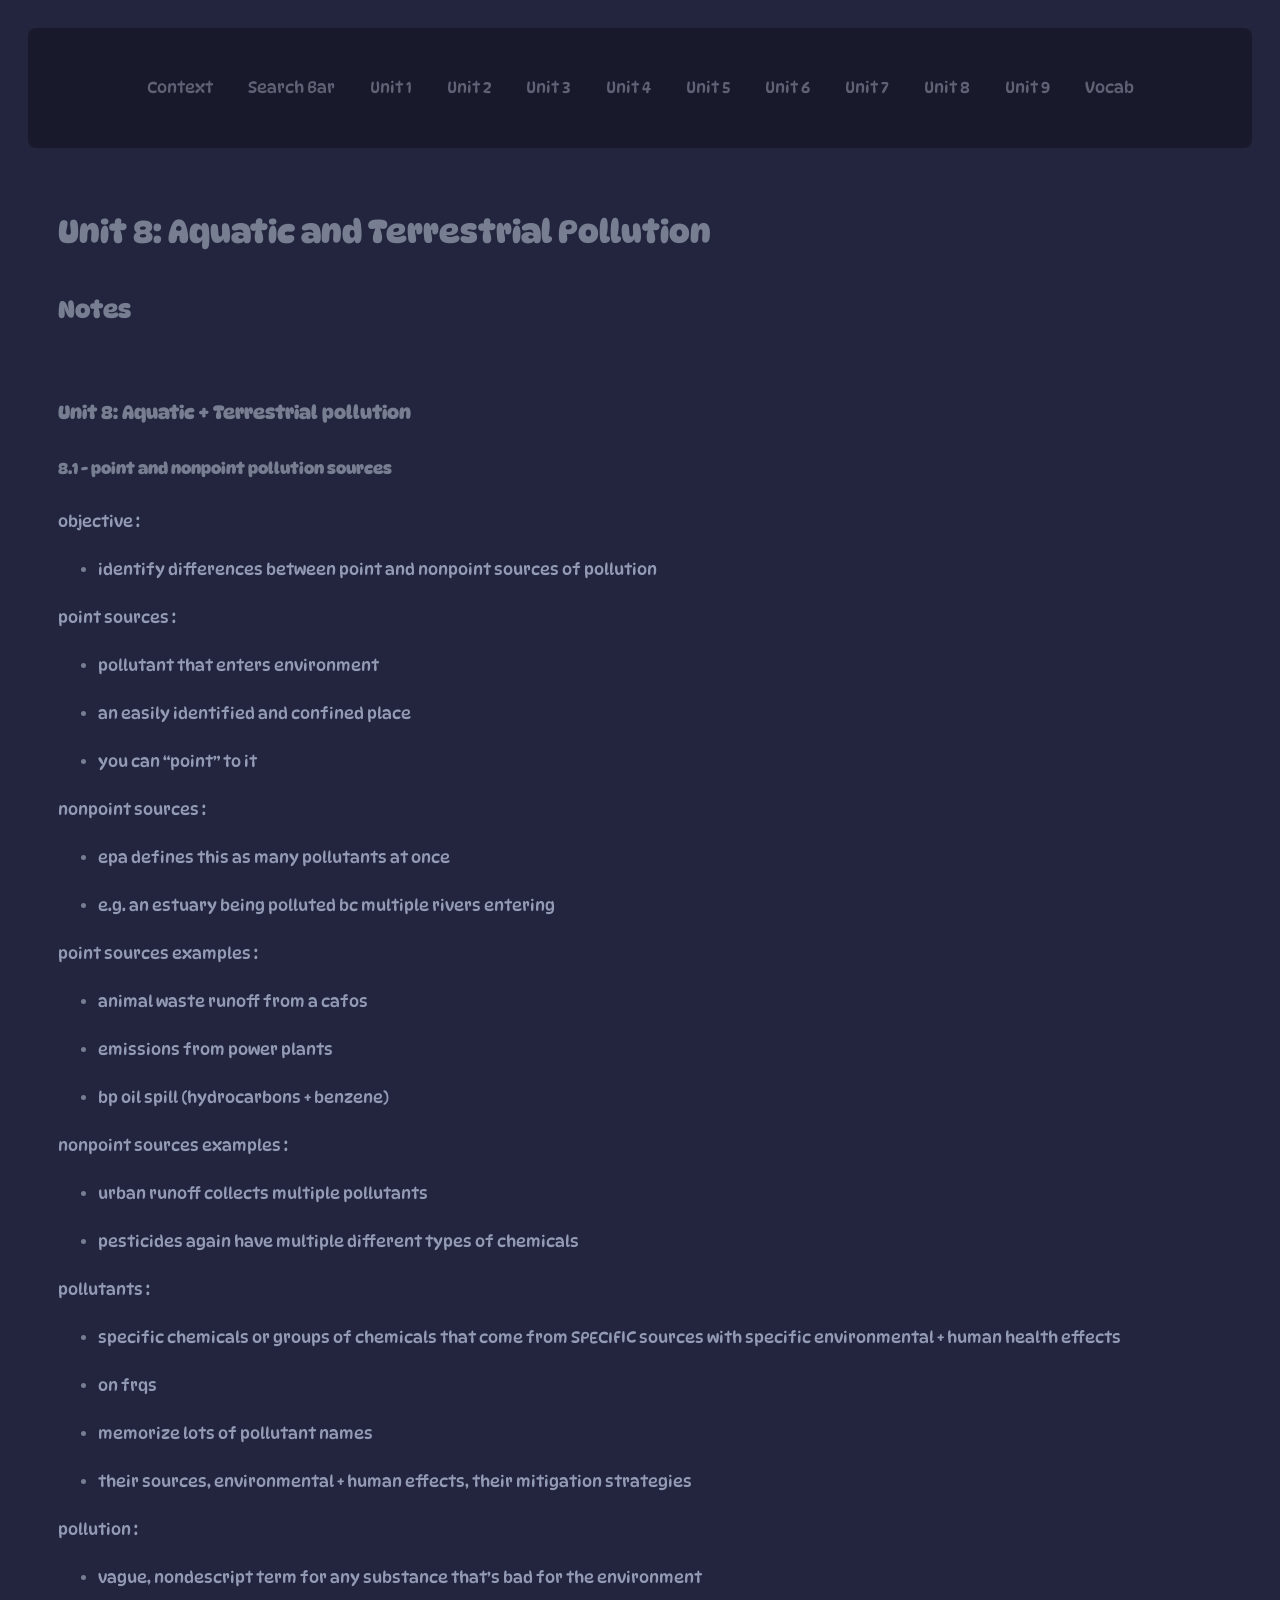
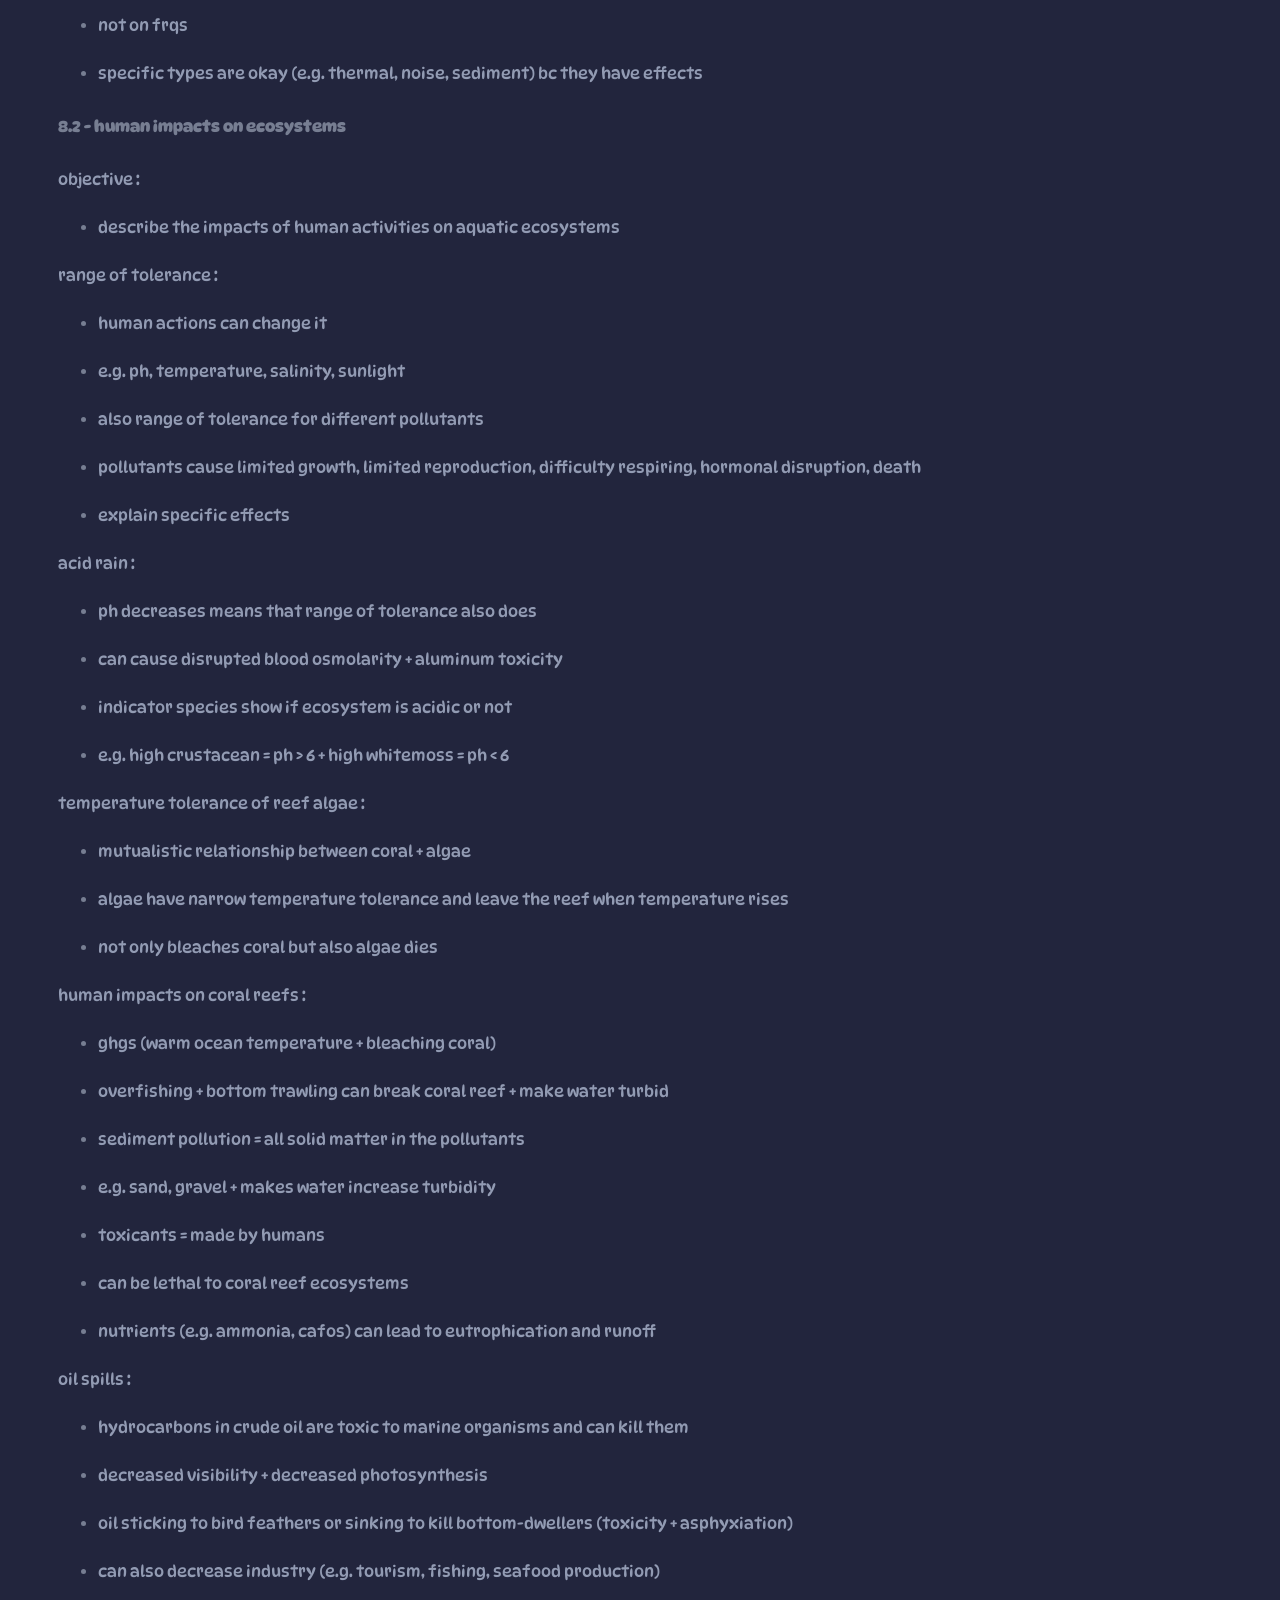
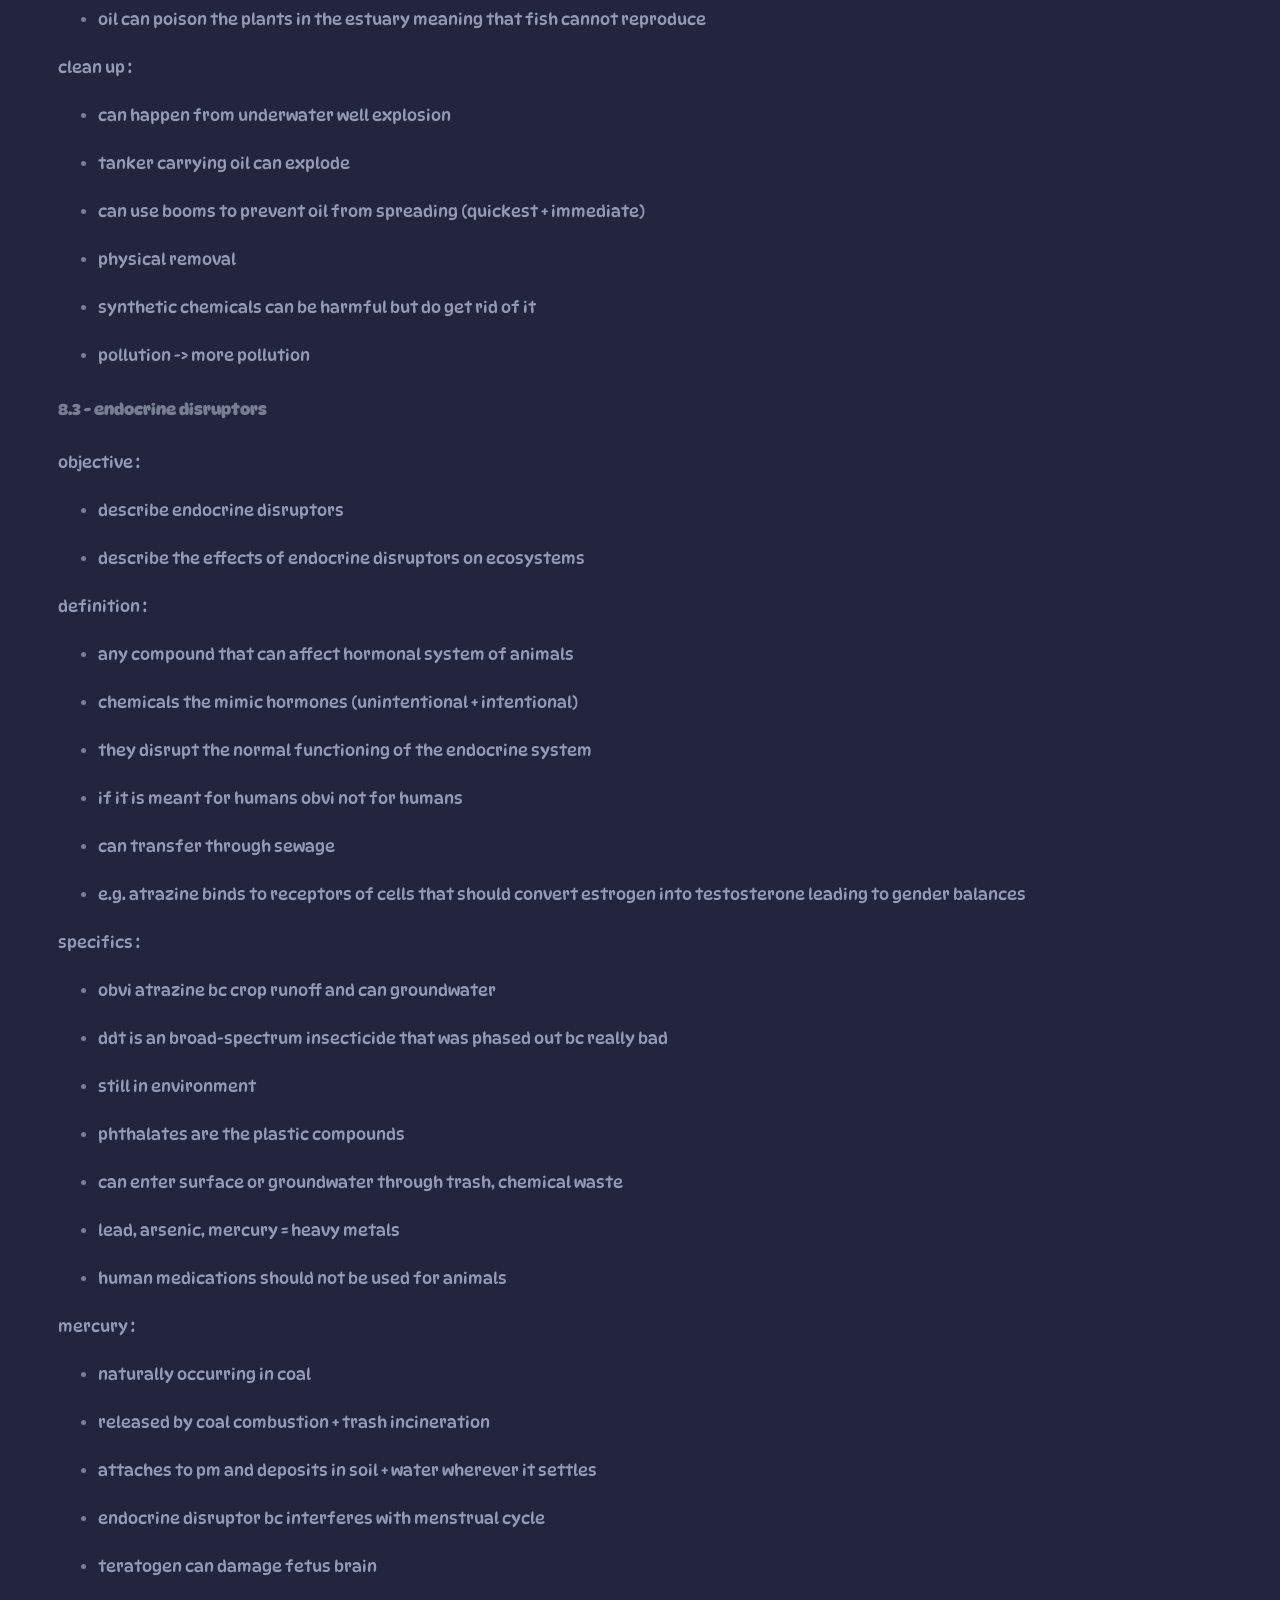
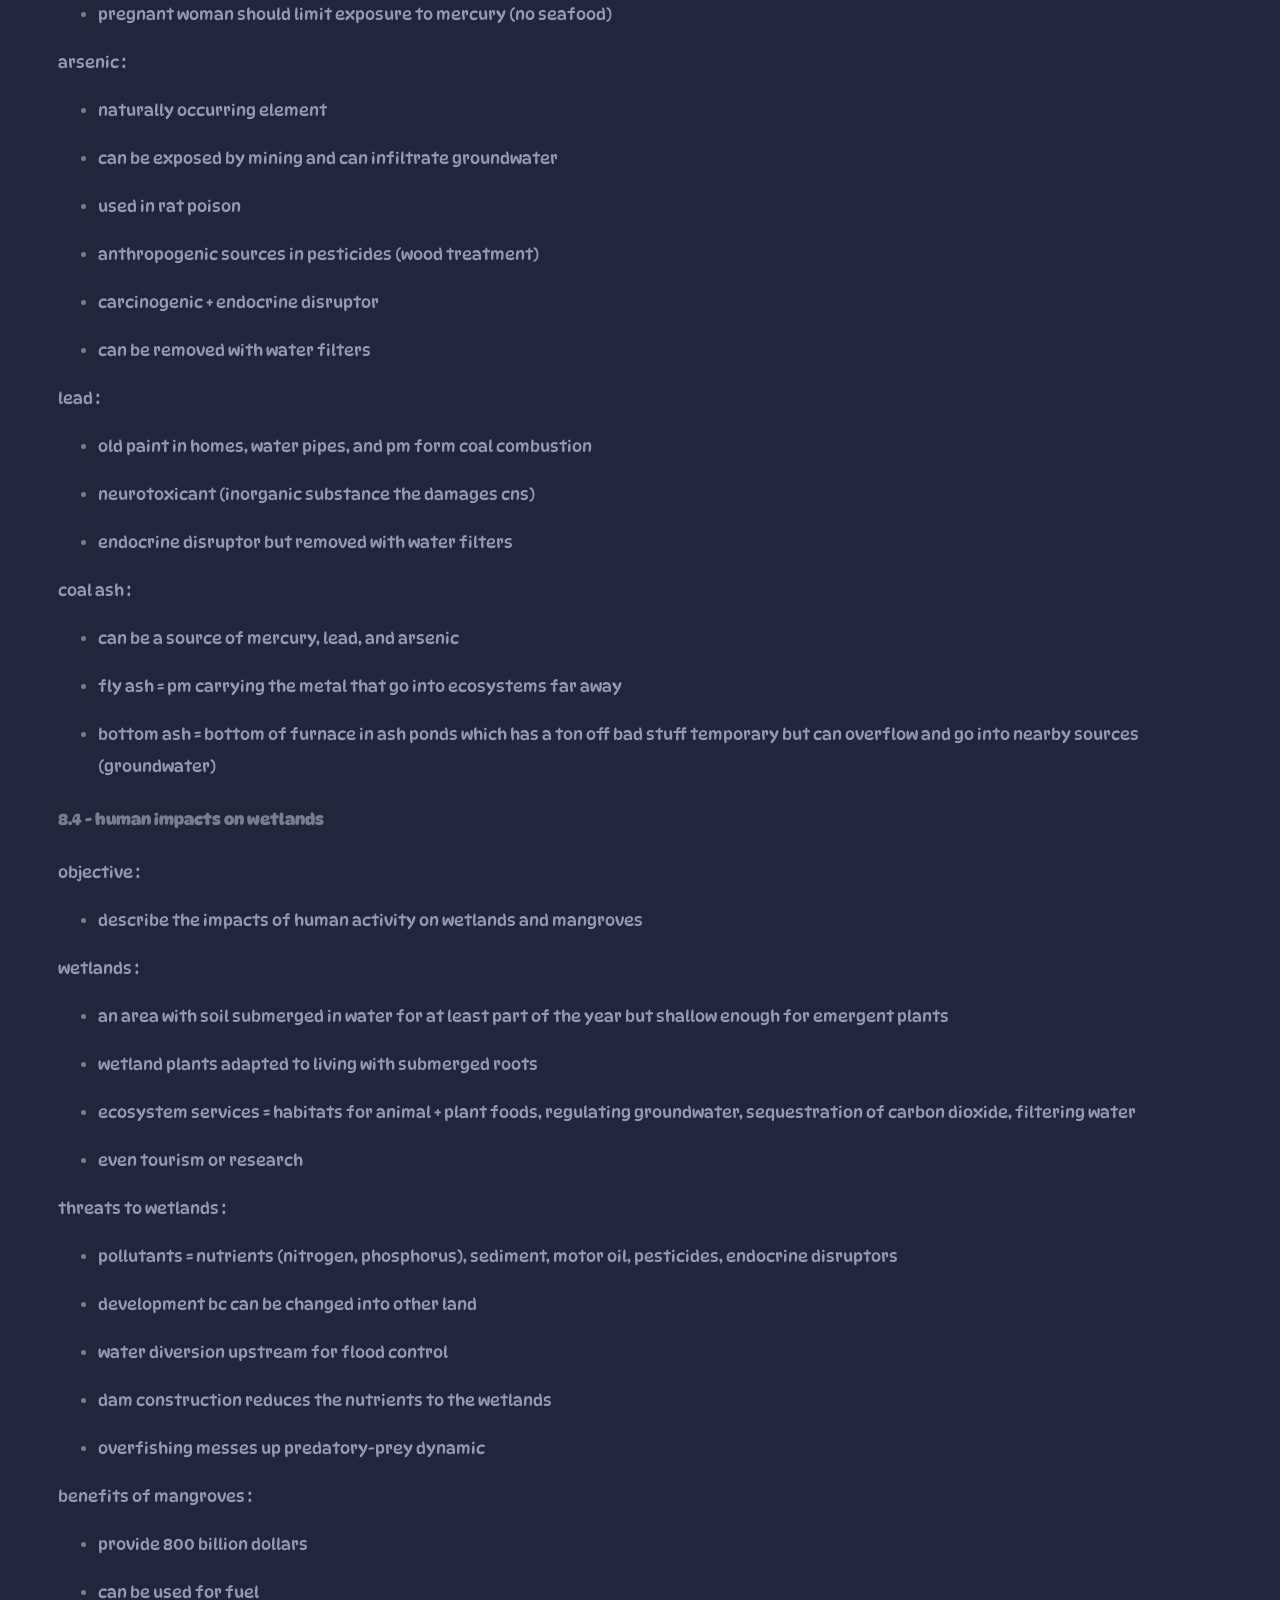
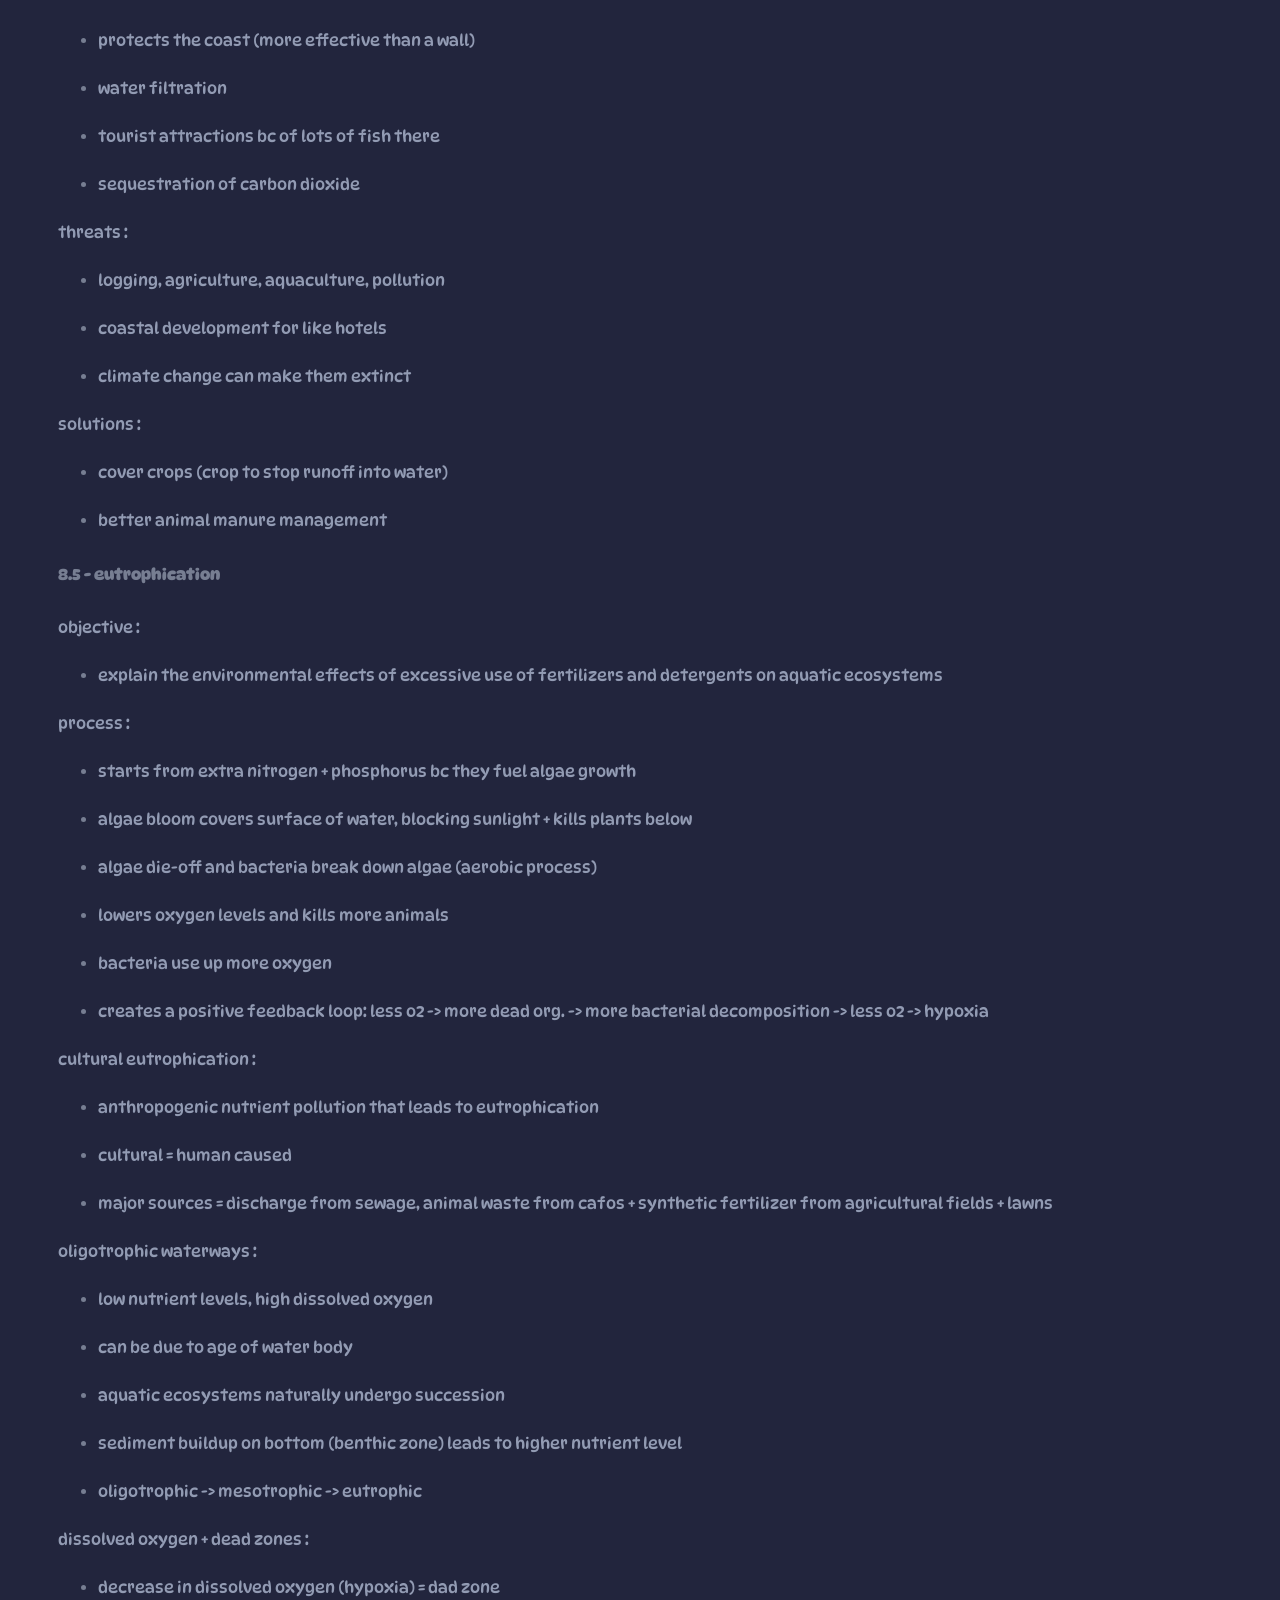
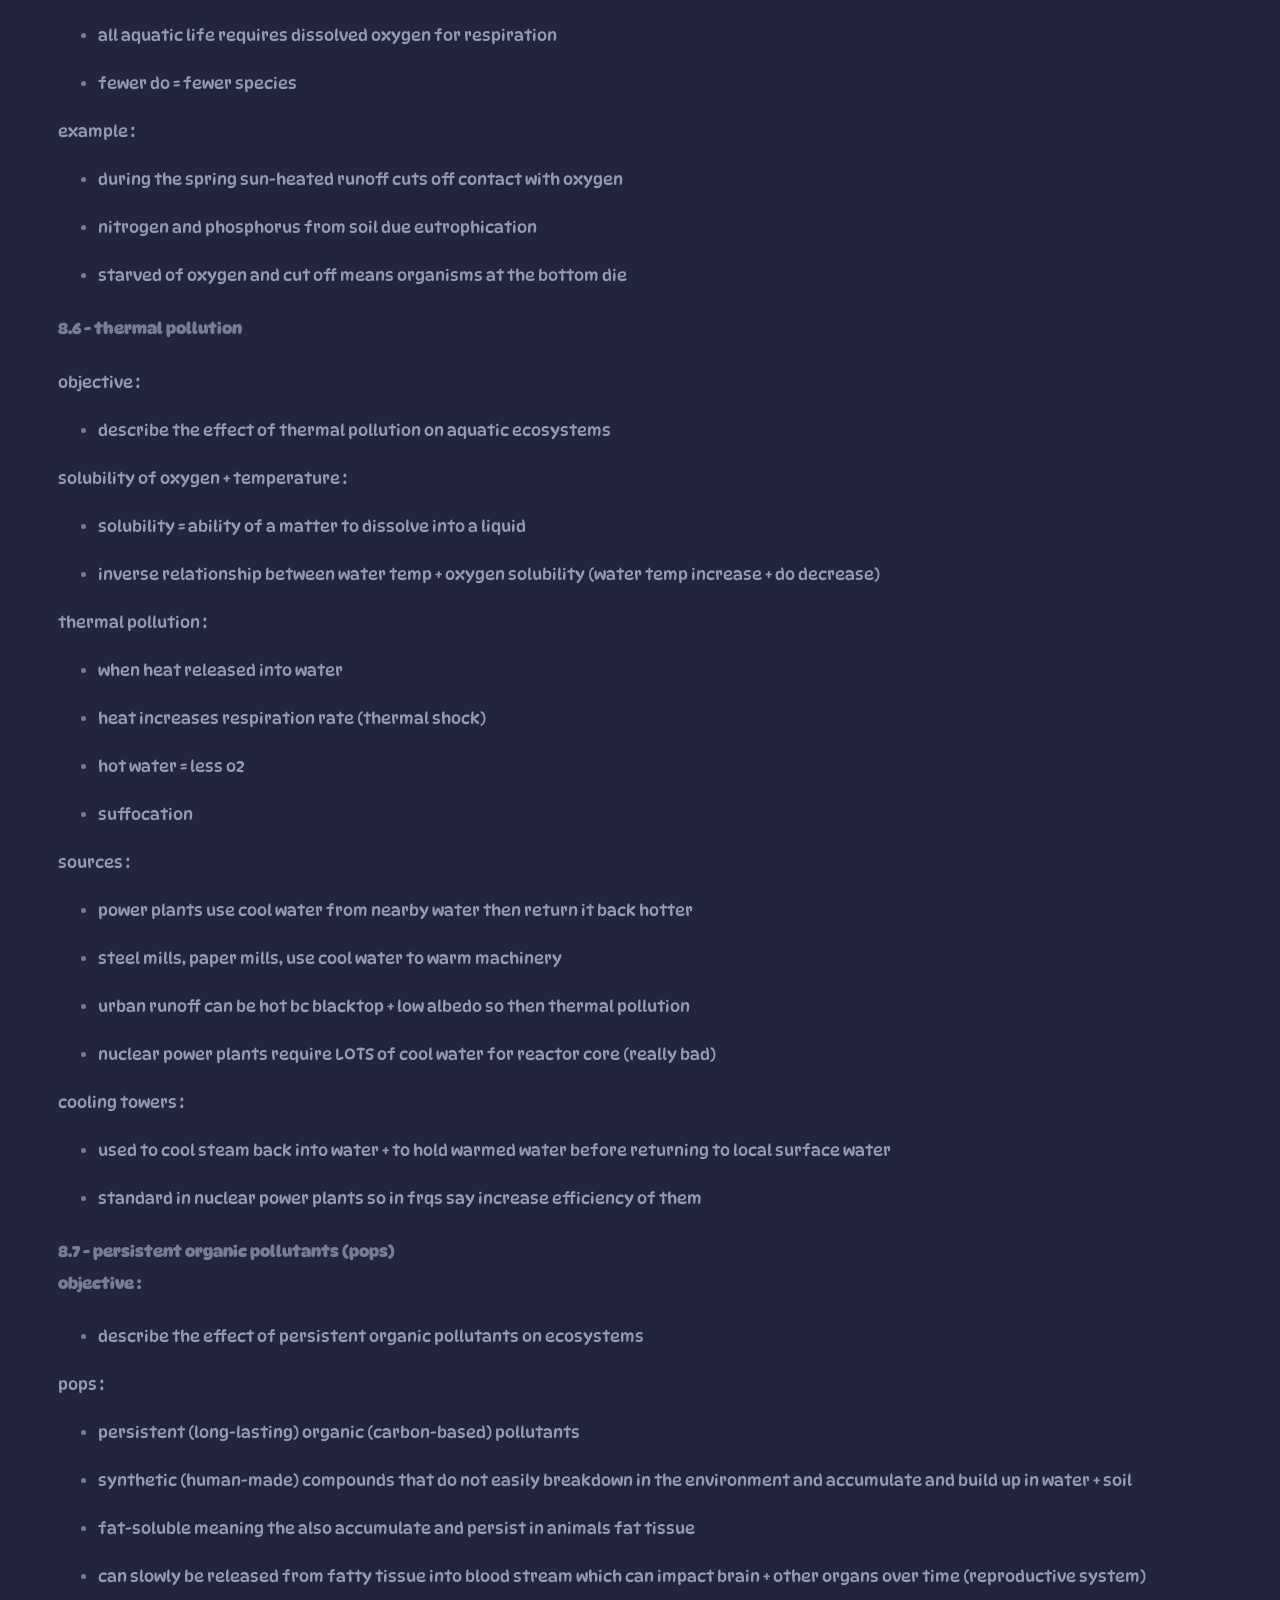
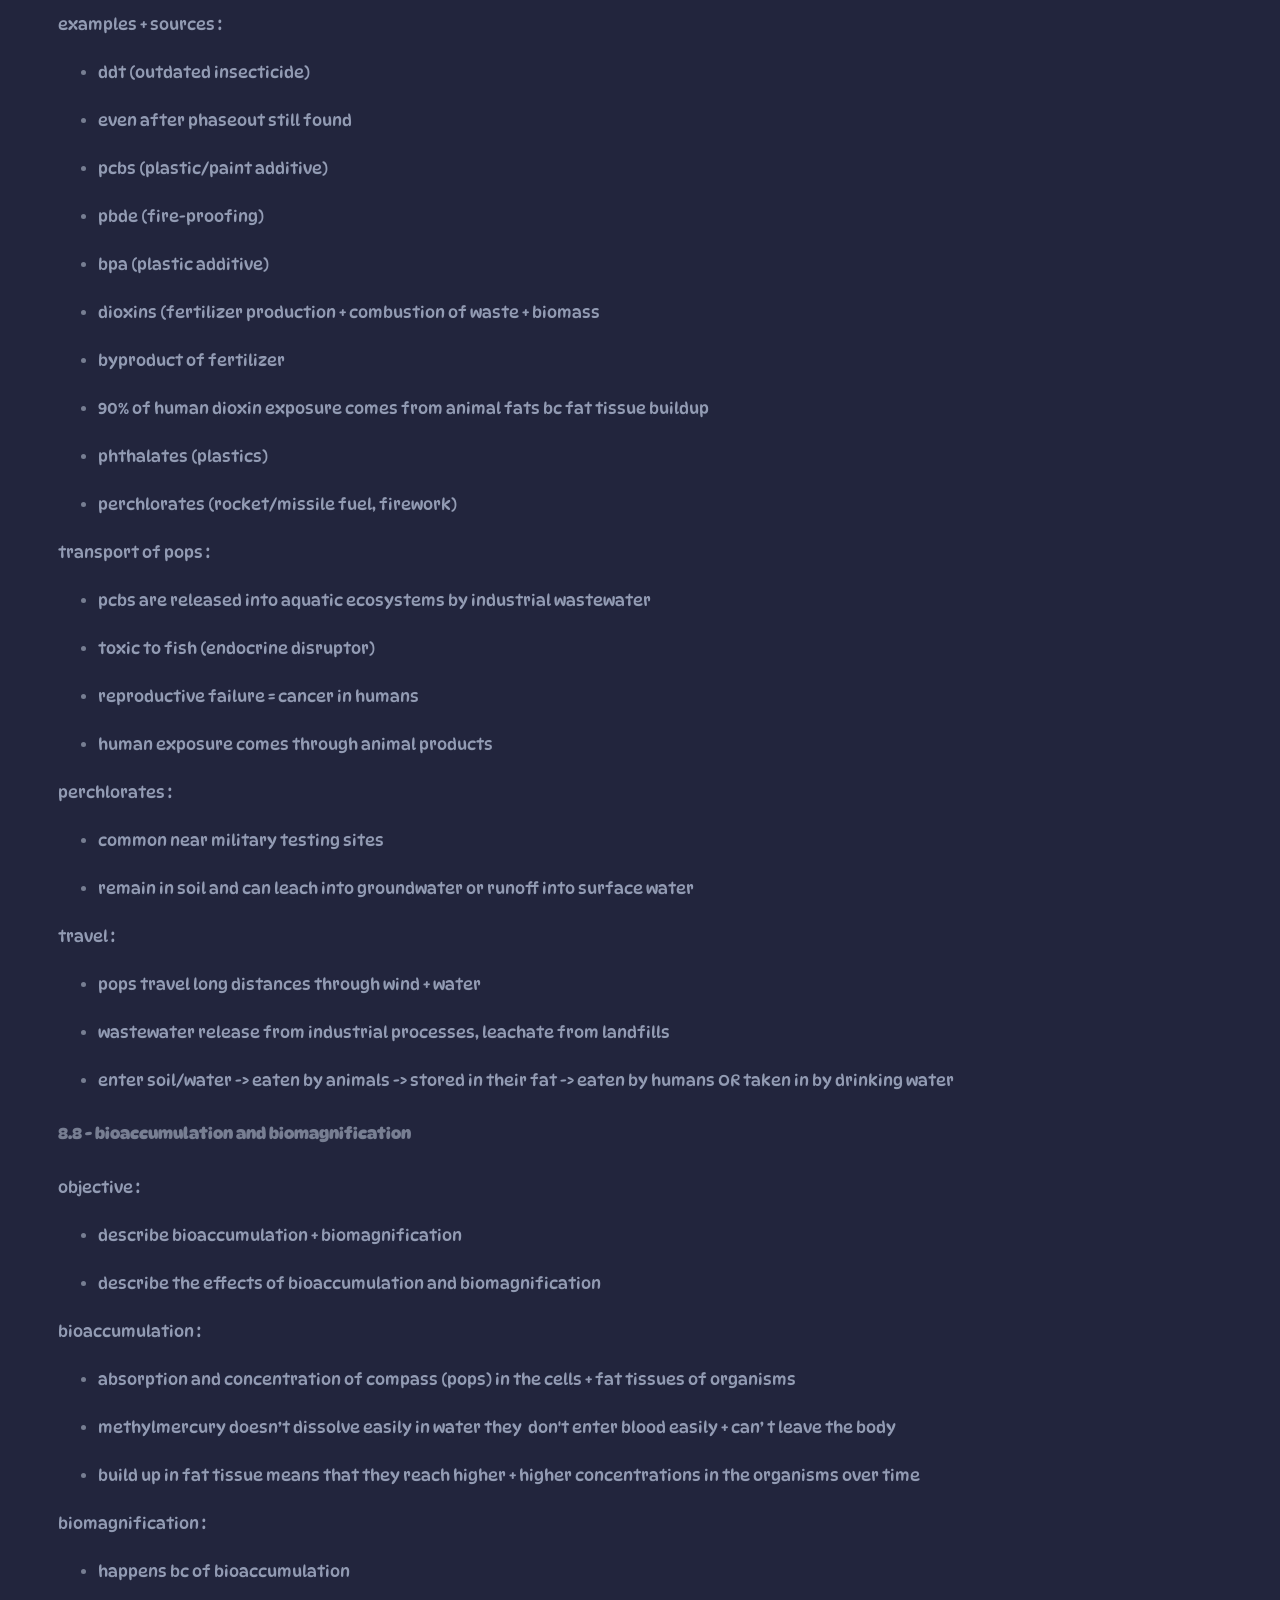
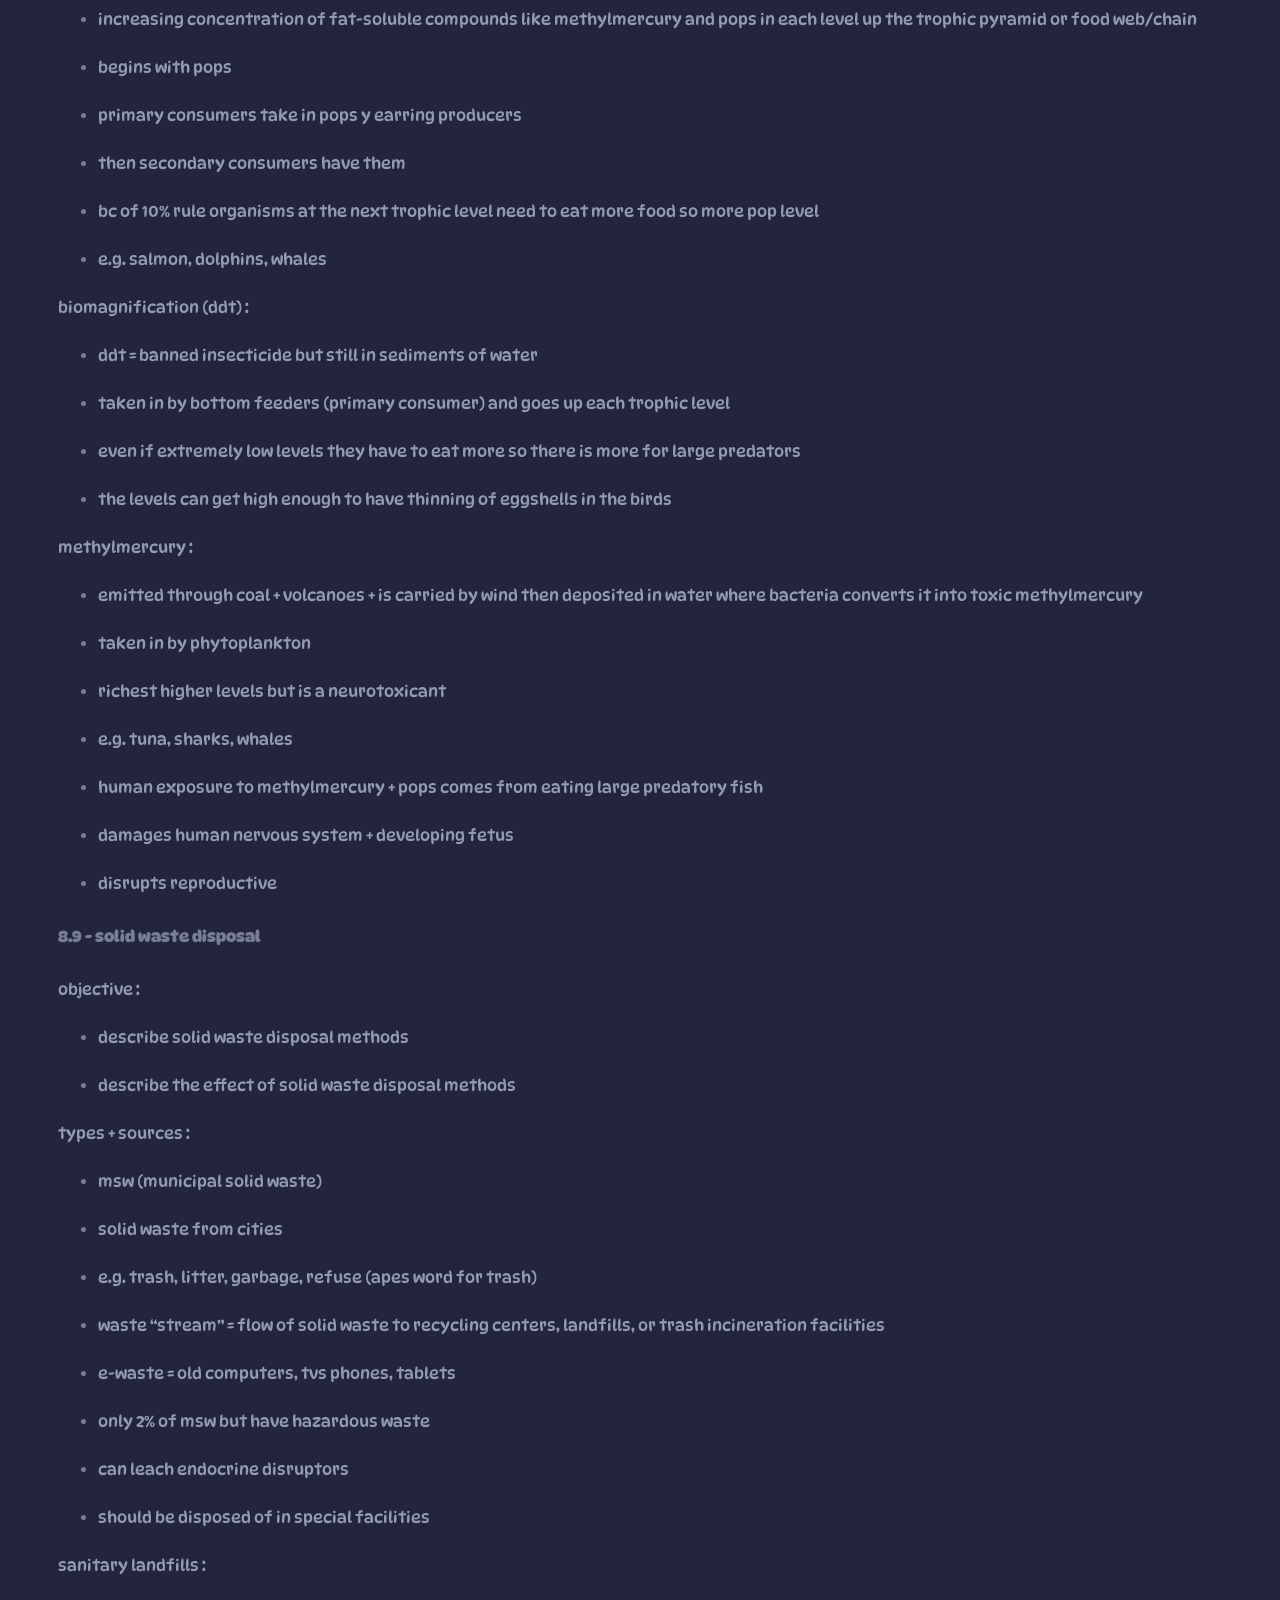
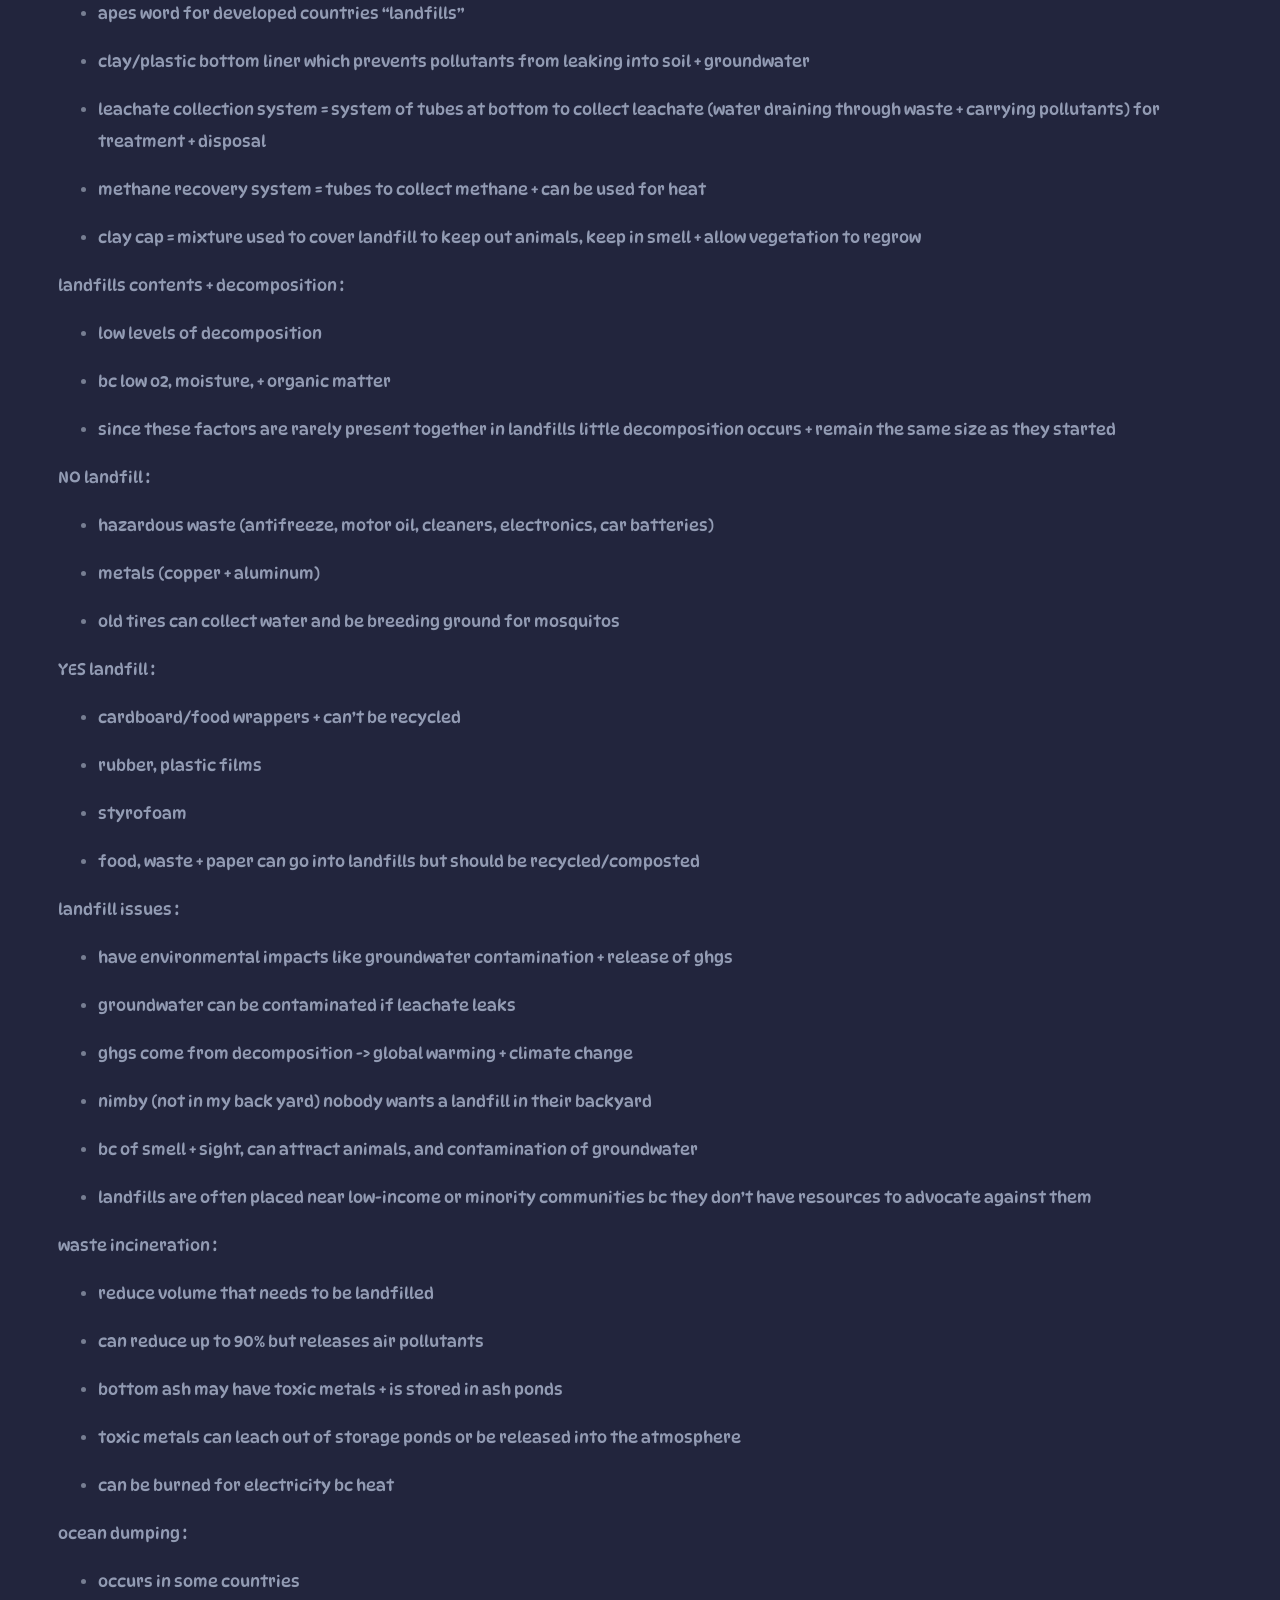
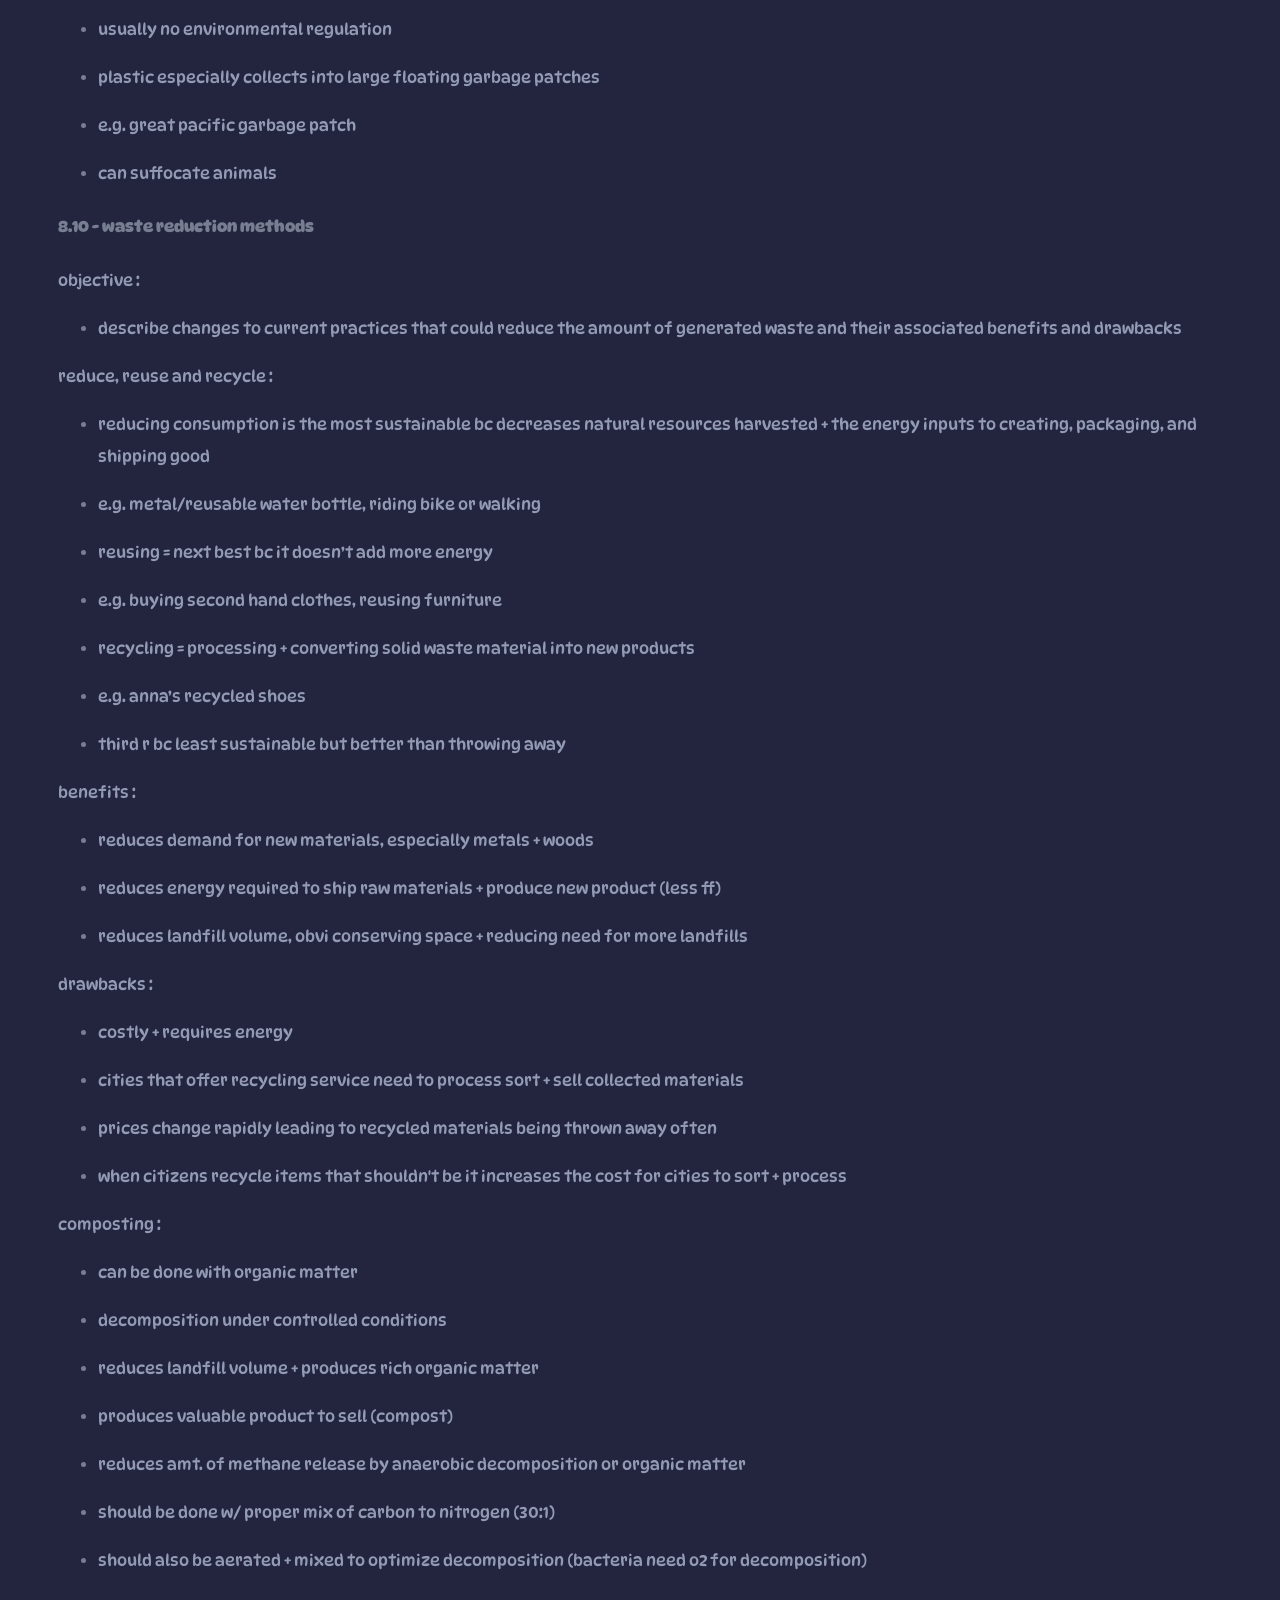
<file: unit8.html>
<!DOCTYPE html>
<html>
	<head>
		<link rel="stylesheet" href="main.css">
		<meta charset="UTF-8" />
        <meta name="viewport" content="width=device-width, initial-scale=1.0" />
    	<title>Review 8</title>
		        <link rel="preconnect" href="https://fonts.googleapis.com">
        <link rel="preconnect" href="https://fonts.gstatic.com" crossorigin>
        <link href="https://fonts.googleapis.com/css2?family=DynaPuff:wght@400..700&display=swap" rel="stylesheet">
    </head>
    <body>
        <nav>
            <a href="./index.html">Context</a>
            <a href="./search.html">Search Bar</a>
            <a href="./unit1.html">Unit 1</a>
            <a href="./unit2.html">Unit 2</a>
            <a href="./unit3.html">Unit 3</a>
            <a href="./unit4.html">Unit 4</a>
            <a href="./unit5.html">Unit 5</a>
            <a href="./unit6.html">Unit 6</a>
            <a href="./unit7.html">Unit 7</a>
            <a href="./unit8.html">Unit 8</a>
            <a href="./unit9.html">Unit 9</a>
            <a href="./vocab.html">Vocab</a>
        </nav>
        <main>
            <h1 id="GIVEMESPACE">Unit 8: Aquatic and Terrestrial Pollution</h1>
            <h2 id="GIVEMEMORESPACE">Notes</h2>

            <h3><span>Unit 8: Aquatic + Terrestrial pollution</span></h3>
            <h4>8.1 - point and nonpoint pollution sources</h4>
            <p>objective :</p>
            <ul>
            <li>
                <p>identify differences between point and
                nonpoint sources of pollution</p>
            </li>
            </ul>
            <p>point sources :</p>
            <ul>
            <li>
                <p>pollutant that enters environment</p>
            </li>
            <li>
                <p>an easily identified and confined place</p>
            </li>
            <li>
                <p>you can “point” to it</p>
            </li>
            </ul>
            <p>nonpoint sources :</p>
            <ul>
            <li>
                <p>epa defines this as many pollutants at once
                </p>
            </li>
            <li>
                <p>e.g. an estuary being polluted bc multiple
                rivers entering</p>
            </li>
            </ul>
            <p>point sources examples :</p>
            <ul>
            <li>
                <p>animal waste runoff from a cafos</p>
            </li>
            <li>
                <p>emissions from power plants</p>
            </li>
            <li>
                <p>bp oil spill (hydrocarbons + benzene)</p>
            </li>
            </ul>
            <p>nonpoint sources examples :</p>
            <ul>
            <li>
                <p>urban runoff collects multiple pollutants
                </p>
            </li>
            <li>
                <p>pesticides again have multiple different
                types of chemicals</p>
            </li>
            </ul>
            <p>pollutants :</p>
            <ul>
            <li>
                <p>specific chemicals or groups of chemicals
                that come from SPECIFIC sources with specific environmental + human health
                effects</p>
            </li>
            <li>
                <p>on frqs</p>
            </li>
            <li>
                <p>memorize lots of pollutant names&nbsp;</p>
            </li>
            <li>
                <p>their sources, environmental + human
                effects, their mitigation strategies</p>
            </li>
            </ul>
            <p>pollution :</p>
            <ul>
            <li>
                <p>vague, nondescript term for any substance
                that’s bad for the environment</p>
            </li>
            <li>
                <p>not on frqs</p>
            </li>
            <li>
                <p>specific types are okay (e.g. thermal,
                noise, sediment) bc they have effects</p>
            </li>
            </ul>
            <h4>8.2 - human impacts on ecosystems</h4>
            <p>objective :</p>
            <ul>
            <li>
                <p>describe the impacts of human activities on
                aquatic ecosystems</p>
            </li>
            </ul>
            <p>range of tolerance :</p>
            <ul>
            <li>
                <p>human actions can change it</p>
            </li>
            <li>
                <p>e.g. ph, temperature, salinity, sunlight
                </p>
            </li>
            <li>
                <p>also range of tolerance for different
                pollutants</p>
            </li>
            <li>
                <p>pollutants cause limited growth, limited
                reproduction, difficulty respiring, hormonal disruption, death</p>
            </li>
            <li>
                <p>explain specific effects</p>
            </li>
            </ul>
            <p>acid rain :</p>
            <ul>
            <li>
                <p>ph decreases means that range of tolerance
                also does</p>
            </li>
            <li>
                <p>can cause disrupted blood osmolarity +
                aluminum toxicity</p>
            </li>
            <li>
                <p>indicator species show if ecosystem is
                acidic or not</p>
            </li>
            <li>
                <p>e.g. high crustacean = ph &gt; 6 + high
                whitemoss = ph &lt; 6</p>
            </li>
            </ul>
            <p>temperature tolerance of reef algae :</p>
            <ul>
            <li>
                <p>mutualistic relationship between coral +
                algae</p>
            </li>
            <li>
                <p>algae have narrow temperature tolerance and
                leave the reef when temperature rises</p>
            </li>
            <li>
                <p>not only bleaches coral but also algae dies
                </p>
            </li>
            </ul>
            <p>human impacts on coral reefs :</p>
            <ul>
            <li>
                <p>ghgs (warm ocean temperature + bleaching
                coral)</p>
            </li>
            <li>
                <p>overfishing + bottom trawling can break
                coral reef + make water turbid</p>
            </li>
            <li>
                <p>sediment pollution = all solid matter in
                the pollutants</p>
            </li>
            <li>
                <p>e.g. sand, gravel + makes water increase
                turbidity</p>
            </li>
            <li>
                <p>toxicants = made by humans</p>
            </li>
            <li>
                <p>can be lethal to coral reef ecosystems</p>
            </li>
            <li>
                <p>nutrients (e.g. ammonia, cafos) can lead to
                eutrophication and runoff</p>
            </li>
            </ul>
            <p>oil spills :</p>
            <ul>
            <li>
                <p>hydrocarbons in crude oil are toxic to
                marine organisms and can kill them</p>
            </li>
            <li>
                <p>decreased visibility + decreased
                photosynthesis</p>
            </li>
            <li>
                <p>oil sticking to bird feathers or sinking to
                kill bottom-dwellers (toxicity + asphyxiation)</p>
            </li>
            <li>
                <p>can also decrease industry (e.g. tourism,
                fishing, seafood production)</p>
            </li>
            <li>
                <p>oil can poison the plants in the estuary
                meaning that fish cannot reproduce</p>
            </li>
            </ul>
            <p>clean up :</p>
            <ul>
            <li>
                <p>can happen from underwater well
                explosion&nbsp;</p>
            </li>
            <li>
                <p>tanker carrying oil can explode</p>
            </li>
            <li>
                <p>can use booms to prevent oil from spreading
                (quickest + immediate)</p>
            </li>
            <li>
                <p>physical removal</p>
            </li>
            <li>
                <p>synthetic chemicals can be harmful but do
                get rid of it</p>
            </li>
            <li>
                <p>pollution -&gt; more pollution</p>
            </li>
            </ul>
            <h4>8.3 - endocrine disruptors</h4>
            <p>objective :</p>
            <ul>
            <li>
                <p>describe endocrine disruptors</p>
            </li>
            <li>
                <p>describe the effects of endocrine
                disruptors on ecosystems</p>
            </li>
            </ul>
            <p>definition :</p>
            <ul>
            <li>
                <p>any compound that can affect hormonal
                system of animals</p>
            </li>
            <li>
                <p>chemicals the mimic hormones (unintentional
                + intentional)</p>
            </li>
            <li>
                <p>they disrupt the normal functioning of the
                endocrine system</p>
            </li>
            <li>
                <p>if it is meant for humans obvi not for
                humans</p>
            </li>
            <li>
                <p>can transfer through sewage</p>
            </li>
            <li>
                <p>e.g. atrazine binds to receptors of cells
                that should convert estrogen into testosterone leading to gender balances
                </p>
            </li>
            </ul>
            <p>specifics :</p>
            <ul>
            <li>
                <p>obvi atrazine bc crop runoff and can
                groundwater</p>
            </li>
            <li>
                <p>ddt is an broad-spectrum insecticide that
                was phased out bc really bad</p>
            </li>
            <li>
                <p>still in environment</p>
            </li>
            <li>
                <p>phthalates are the plastic compounds</p>
            </li>
            <li>
                <p>can enter surface or groundwater through
                trash, chemical waste</p>
            </li>
            <li>
                <p>lead, arsenic, mercury = heavy metals</p>
            </li>
            <li>
                <p>human medications should not be used for
                animals</p>
            </li>
            </ul>
            <p>mercury :</p>
            <ul>
            <li>
                <p>naturally occurring in coal</p>
            </li>
            <li>
                <p>released by coal combustion + trash
                incineration</p>
            </li>
            <li>
                <p>attaches to pm and deposits in soil + water
                wherever it settles</p>
            </li>
            <li>
                <p>endocrine disruptor bc interferes with
                menstrual cycle</p>
            </li>
            <li>
                <p>teratogen can damage fetus brain</p>
            </li>
            <li>
                <p>pregnant woman should limit exposure to
                mercury (no seafood)</p>
            </li>
            </ul>
            <p>arsenic :</p>
            <ul>
            <li>
                <p>naturally occurring element</p>
            </li>
            <li>
                <p>can be exposed by mining and can infiltrate
                groundwater</p>
            </li>
            <li>
                <p>used in rat poison</p>
            </li>
            <li>
                <p>anthropogenic sources in pesticides (wood
                treatment)</p>
            </li>
            <li>
                <p>carcinogenic + endocrine disruptor</p>
            </li>
            <li>
                <p>can be removed with water filters</p>
            </li>
            </ul>
            <p>lead :</p>
            <ul>
            <li>
                <p>old paint in homes, water pipes, and pm
                form coal combustion</p>
            </li>
            <li>
                <p>neurotoxicant (inorganic substance the
                damages cns)</p>
            </li>
            <li>
                <p>endocrine disruptor but removed with water
                filters</p>
            </li>
            </ul>
            <p>coal ash :</p>
            <ul>
            <li>
                <p>can be a source of mercury, lead, and
                arsenic</p>
            </li>
            <li>
                <p>fly ash = pm carrying the metal that go
                into ecosystems far away</p>
            </li>
            <li>
                <p>bottom ash = bottom of furnace in ash ponds
                which has a ton off bad stuff temporary but can overflow and go into
                nearby sources (groundwater)</p>
            </li>
            </ul>
            <h4>8.4 - human impacts on wetlands</h4>
            <p>objective :</p>
            <ul>
            <li>
                <p>describe the impacts of human activity on
                wetlands and mangroves</p>
            </li>
            </ul>
            <p>wetlands :</p>
            <ul>
            <li>
                <p>an area with soil submerged in water for at
                least part of the year but shallow enough for emergent plants</p>
            </li>
            <li>
                <p>wetland plants adapted to living with
                submerged roots</p>
            </li>
            <li>
                <p>ecosystem services = habitats for animal +
                plant foods, regulating groundwater, sequestration of carbon dioxide,
                filtering water</p>
            </li>
            <li>
                <p>even tourism or research</p>
            </li>
            </ul>
            <p>threats to wetlands :</p>
            <ul>
            <li>
                <p>pollutants = nutrients (nitrogen,
                phosphorus), sediment, motor oil, pesticides, endocrine disruptors</p>
            </li>
            <li>
                <p>development bc can be changed into other
                land</p>
            </li>
            <li>
                <p>water diversion upstream for flood control
                </p>
            </li>
            <li>
                <p>dam construction reduces the nutrients to
                the wetlands</p>
            </li>
            <li>
                <p>overfishing messes up predatory-prey
                dynamic</p>
            </li>
            </ul>
            <p>benefits of mangroves :</p>
            <ul>
            <li>
                <p>provide 800 billion dollars</p>
            </li>
            <li>
                <p>can be used for fuel</p>
            </li>
            <li>
                <p>protects the coast (more effective than a
                wall)</p>
            </li>
            <li>
                <p>water filtration</p>
            </li>
            <li>
                <p>tourist attractions bc of lots of fish
                there</p>
            </li>
            <li>
                <p>sequestration of carbon dioxide</p>
            </li>
            </ul>
            <p>threats :</p>
            <ul>
            <li>
                <p>logging, agriculture, aquaculture,
                pollution</p>
            </li>
            <li>
                <p>coastal development for like hotels</p>
            </li>
            <li>
                <p>climate change can make them extinct</p>
            </li>
            </ul>
            <p>solutions :</p>
            <ul>
            <li>
                <p>cover crops (crop to stop runoff into
                water)</p>
            </li>
            <li>
                <p>better animal manure management</p>
            </li>
            </ul>
            <h4>8.5 - eutrophication</h4>
            <p>objective :</p>
            <ul>
            <li>
                <p>explain the environmental effects of
                excessive use of fertilizers and detergents on aquatic ecosystems</p>
            </li>
            </ul>
            <p>process :</p>
            <ul>
            <li>
                <p>starts from extra nitrogen + phosphorus bc
                they fuel algae growth</p>
            </li>
            <li>
                <p>algae bloom covers surface of water,
                blocking sunlight + kills plants below</p>
            </li>
            <li>
                <p>algae die-off and bacteria break down algae
                (aerobic process)</p>
            </li>
            <li>
                <p>lowers oxygen levels and kills more animals
                </p>
            </li>
            <li>
                <p>bacteria use up more oxygen&nbsp;</p>
            </li>
            <li>
                <p>creates a positive feedback loop: less o2
                -&gt; more dead org. -&gt; more bacterial decomposition -&gt; less o2
                -&gt; hypoxia</p>
            </li>
            </ul>
            <p>cultural eutrophication :</p>
            <ul>
            <li>
                <p>anthropogenic nutrient pollution that leads
                to eutrophication&nbsp;</p>
            </li>
            <li>
                <p>cultural = human caused</p>
            </li>
            <li>
                <p>major sources = discharge from sewage,
                animal waste from cafos + synthetic fertilizer from agricultural fields +
                lawns</p>
            </li>
            </ul>
            <p>oligotrophic waterways :</p>
            <ul>
            <li>
                <p>low nutrient levels, high dissolved oxygen
                </p>
            </li>
            <li>
                <p>can be due to age of water body</p>
            </li>
            <li>
                <p>aquatic ecosystems naturally undergo
                succession</p>
            </li>
            <li>
                <p>sediment buildup on bottom (benthic zone)
                leads to higher nutrient level</p>
            </li>
            <li>
                <p>oligotrophic -&gt; mesotrophic -&gt;
                eutrophic</p>
            </li>
            </ul>
            <p>dissolved oxygen + dead zones :</p>
            <ul>
            <li>
                <p>decrease in dissolved oxygen (hypoxia) =
                dad zone</p>
            </li>
            <li>
                <p>all aquatic life requires dissolved oxygen
                for respiration</p>
            </li>
            <li>
                <p>fewer do = fewer species</p>
            </li>
            </ul>
            <p>example :</p>
            <ul>
            <li>
                <p>during the spring sun-heated runoff cuts
                off contact with oxygen</p>
            </li>
            <li>
                <p>nitrogen and phosphorus from soil due
                eutrophication</p>
            </li>
            <li>
                <p>starved of oxygen and cut off means
                organisms at the bottom die</p>
            </li>
            </ul>
            <h4>8.6 - thermal pollution</h4>
            <p>objective :</p>
            <ul>
            <li>
                <p>describe the effect of thermal pollution on
                aquatic ecosystems</p>
            </li>
            </ul>
            <p>solubility of oxygen + temperature :</p>
            <ul>
            <li>
                <p>solubility = ability of a matter to
                dissolve into a liquid</p>
            </li>
            <li>
                <p>inverse relationship between water temp +
                oxygen solubility (water temp increase + do decrease)</p>
            </li>
            </ul>
            <p>thermal pollution :</p>
            <ul>
            <li>
                <p>when heat released into water</p>
            </li>
            </ul>
            <ul>
            <li>
                <p>heat increases respiration rate (thermal
                shock)</p>
            </li>
            <li>
                <p>hot water = less o2</p>
            </li>
            <li>
                <p>suffocation</p>
            </li>
            </ul>
            <p>sources :</p>
            <ul>
            <li>
                <p>power plants use cool water from nearby
                water then return it back hotter</p>
            </li>
            <li>
                <p>steel mills, paper mills, use cool water to
                warm machinery</p>
            </li>
            <li>
                <p>urban runoff can be hot bc blacktop + low
                albedo so then thermal pollution</p>
            </li>
            <li>
                <p>nuclear power plants require LOTS of cool
                water for reactor core (really bad)</p>
            </li>
            </ul>
            <p>cooling towers :</p>
            <ul>
            <li>
                <p>used to cool steam back into water + to
                hold warmed water before returning to local surface water</p>
            </li>
            <li>
                <p>standard in nuclear power plants so in frqs
                say increase efficiency of them</p>
            </li>
            </ul>
            <h4>8.7 - persistent organic pollutants (pops)<br>objective :</h4>
            <ul>
            <li>
                <p>describe the effect of persistent organic
                pollutants on ecosystems</p>
            </li>
            </ul>
            <p>pops :</p>
            <ul>
            <li>
                <p>persistent (long-lasting) organic
                (carbon-based) pollutants</p>
            </li>
            <li>
                <p>synthetic (human-made) compounds that do
                not easily breakdown in the environment and accumulate and build up in
                water + soil</p>
            </li>
            <li>
                <p>fat-soluble meaning the also accumulate and
                persist in animals fat tissue</p>
            </li>
            <li>
                <p>can slowly be released from fatty tissue
                into blood stream which can impact brain + other organs over time
                (reproductive system)</p>
            </li>
            </ul>
            <p>examples + sources :</p>
            <ul>
            <li>
                <p>ddt (outdated insecticide)</p>
            </li>
            <li>
                <p>even after phaseout still found</p>
            </li>
            <li>
                <p>pcbs (plastic/paint additive)</p>
            </li>
            <li>
                <p>pbde (fire-proofing)</p>
            </li>
            <li>
                <p>bpa (plastic additive)</p>
            </li>
            <li>
                <p>dioxins (fertilizer production + combustion
                of waste + biomass</p>
            </li>
            <li>
                <p>byproduct of fertilizer</p>
            </li>
            <li>
                <p>90% of human dioxin exposure comes from
                animal fats bc fat tissue buildup</p>
            </li>
            <li>
                <p>phthalates (plastics)</p>
            </li>
            <li>
                <p>perchlorates (rocket/missile fuel,
                firework)</p>
            </li>
            </ul>
            <p>transport of pops :</p>
            <ul>
            <li>
                <p>pcbs are released into aquatic ecosystems
                by industrial wastewater</p>
            </li>
            <li>
                <p>toxic to fish (endocrine disruptor)</p>
            </li>
            <li>
                <p>reproductive failure = cancer in humans</p>
            </li>
            <li>
                <p>human exposure comes through animal
                products</p>
            </li>
            </ul>
            <p>perchlorates :</p>
            <ul>
            <li>
                <p>common near military testing sites</p>
            </li>
            <li>
                <p>remain in soil and can leach into
                groundwater or runoff into surface water</p>
            </li>
            </ul>
            <p>travel :</p>
            <ul>
            <li>
                <p>pops travel long distances through wind +
                water</p>
            </li>
            <li>
                <p>wastewater release from industrial
                processes, leachate from landfills</p>
            </li>
            <li>
                <p>enter soil/water -&gt; eaten by animals
                -&gt; stored in their fat -&gt; eaten by humans OR taken in by drinking
                water</p>
            </li>
            </ul>
            <h4>8.8 - bioaccumulation and biomagnification</h4>
            <p>objective :</p>
            <ul>
            <li>
                <p>describe bioaccumulation + biomagnification
                </p>
            </li>
            <li>
                <p>describe the effects of bioaccumulation and
                biomagnification</p>
            </li>
            </ul>
            <p>bioaccumulation :</p>
            <ul>
            <li>
                <p>absorption and concentration of compass
                (pops) in the cells + fat tissues of organisms</p>
            </li>
            <li>
                <p>methylmercury doesn’t dissolve easily in
                water they&nbsp; don't enter blood easily + can’ t leave the body</p>
            </li>
            <li>
                <p>build up in fat tissue means that they
                reach higher + higher concentrations in the organisms over time</p>
            </li>
            </ul>
            <p>biomagnification :</p>
            <ul>
            <li>
                <p>happens bc of bioaccumulation</p>
            </li>
            <li>
                <p>increasing concentration of fat-soluble
                compounds like methylmercury and pops in each level up the trophic pyramid
                or food web/chain</p>
            </li>
            <li>
                <p>begins with pops</p>
            </li>
            <li>
                <p>primary consumers take in pops y earring
                producers</p>
            </li>
            <li>
                <p>then secondary consumers have them</p>
            </li>
            <li>
                <p>bc of 10% rule organisms at the next
                trophic level need to eat more food so more pop level</p>
            </li>
            <li>
                <p>e.g. salmon, dolphins, whales</p>
            </li>
            </ul>
            <p>biomagnification (ddt) :</p>
            <ul>
            <li>
                <p>ddt = banned insecticide but still in
                sediments of water</p>
            </li>
            <li>
                <p>taken in by bottom feeders (primary
                consumer) and goes up each trophic level</p>
            </li>
            <li>
                <p>even if extremely low levels they have to
                eat more so there is more for large predators</p>
            </li>
            <li>
                <p>the levels can get high enough to have
                thinning of eggshells in the birds</p>
            </li>
            </ul>
            <p>methylmercury :</p>
            <ul>
            <li>
                <p>emitted through coal + volcanoes + is
                carried by wind then deposited in water where bacteria converts it into
                toxic methylmercury</p>
            </li>
            <li>
                <p>taken in by phytoplankton</p>
            </li>
            <li>
                <p>richest higher levels but is a
                neurotoxicant&nbsp;</p>
            </li>
            <li>
                <p>e.g. tuna, sharks, whales</p>
            </li>
            <li>
                <p>human exposure to methylmercury + pops
                comes from eating large predatory fish</p>
            </li>
            <li>
                <p>damages human nervous system + developing
                fetus</p>
            </li>
            <li>
                <p>disrupts reproductive&nbsp;</p>
            </li>
            </ul>
            <h4>8.9 - solid waste disposal</h4>
            <p>objective :</p>
            <ul>
            <li>
                <p>describe solid waste disposal methods</p>
            </li>
            <li>
                <p>describe the effect of solid waste disposal
                methods</p>
            </li>
            </ul>
            <p>types + sources :</p>
            <ul>
            <li>
                <p>msw (municipal solid waste)</p>
            </li>
            <li>
                <p>solid waste from cities&nbsp;</p>
            </li>
            <li>
                <p>e.g. trash, litter, garbage, refuse (apes
                word for trash)</p>
            </li>
            <li>
                <p>waste “stream” = flow of solid waste to
                recycling centers, landfills, or trash incineration facilities</p>
            </li>
            <li>
                <p>e-waste = old computers, tvs phones,
                tablets</p>
            </li>
            <li>
                <p>only 2% of msw but have hazardous waste</p>
            </li>
            <li>
                <p>can leach endocrine disruptors</p>
            </li>
            <li>
                <p>should be disposed of in special facilities
                </p>
            </li>
            </ul>
            <p>sanitary landfills :</p>
            <ul>
            <li>
                <p>apes word for developed countries
                “landfills”</p>
            </li>
            <li>
                <p>clay/plastic bottom liner which prevents
                pollutants from leaking into soil + groundwater</p>
            </li>
            <li>
                <p>leachate collection system = system of
                tubes at bottom to collect leachate (water draining through waste +
                carrying pollutants) for treatment + disposal</p>
            </li>
            <li>
                <p>methane recovery system = tubes to collect
                methane + can be used for heat</p>
            </li>
            <li>
                <p>clay cap = mixture used to cover landfill
                to keep out animals, keep in smell + allow vegetation to regrow</p>
            </li>
            </ul>
            <p>landfills contents + decomposition :</p>
            <ul>
            <li>
                <p>low levels of decomposition</p>
            </li>
            <li>
                <p>bc low o2, moisture, + organic matter</p>
            </li>
            <li>
                <p>since these factors are rarely present
                together in landfills little decomposition occurs + remain the same size
                as they started</p>
            </li>
            </ul>
            <p>NO landfill :</p>
            <ul>
            <li>
                <p>hazardous waste (antifreeze, motor oil,
                cleaners, electronics, car batteries)</p>
            </li>
            <li>
                <p>metals (copper + aluminum)</p>
            </li>
            <li>
                <p>old tires can collect water and be breeding
                ground for mosquitos</p>
            </li>
            </ul>
            <p>YES landfill :</p>
            <ul>
            <li>
                <p>cardboard/food wrappers + can’t be recycled
                </p>
            </li>
            <li>
                <p>rubber, plastic films</p>
            </li>
            <li>
                <p>styrofoam</p>
            </li>
            <li>
                <p>food, waste + paper can go into landfills
                but should be recycled/composted</p>
            </li>
            </ul>
            <p>landfill issues :</p>
            <ul>
            <li>
                <p>have environmental impacts like groundwater
                contamination + release of ghgs</p>
            </li>
            <li>
                <p>groundwater can be contaminated if leachate
                leaks</p>
            </li>
            <li>
                <p>ghgs come from decomposition -&gt; global
                warming + climate change</p>
            </li>
            <li>
                <p>nimby (not in my back yard) nobody wants a
                landfill in their backyard</p>
            </li>
            <li>
                <p>bc of smell + sight, can attract animals,
                and contamination of groundwater</p>
            </li>
            <li>
                <p>landfills are often placed near low-income
                or minority communities bc they don’t have resources to advocate against
                them</p>
            </li>
            </ul>
            <p>waste incineration :</p>
            <ul>
            <li>
                <p>reduce volume that needs to be landfilled
                </p>
            </li>
            <li>
                <p>can reduce up to 90% but releases air
                pollutants</p>
            </li>
            <li>
                <p>bottom ash may have toxic metals + is
                stored in ash ponds</p>
            </li>
            <li>
                <p>toxic metals can leach out of storage ponds
                or be released into the atmosphere</p>
            </li>
            <li>
                <p>can be burned for electricity bc heat</p>
            </li>
            </ul>
            <p>ocean dumping :</p>
            <ul>
            <li>
                <p>occurs in some countries&nbsp;</p>
            </li>
            <li>
                <p>usually no environmental regulation</p>
            </li>
            <li>
                <p>plastic especially collects into large
                floating garbage patches</p>
            </li>
            <li>
                <p>e.g. great pacific garbage patch</p>
            </li>
            <li>
                <p>can suffocate animals</p>
            </li>
            </ul>
            <h4>8.10 - waste reduction methods</h4>
            <p>objective :</p>
            <ul>
            <li>
                <p>describe changes to current practices that
                could reduce the amount of generated waste and their associated benefits
                and drawbacks</p>
            </li>
            </ul>
            <p>reduce, reuse and recycle :</p>
            <ul>
            <li>
                <p>reducing consumption is the most
                sustainable bc decreases natural resources harvested + the energy inputs
                to creating, packaging, and shipping good</p>
            </li>
            <li>
                <p>e.g. metal/reusable water bottle, riding
                bike or walking</p>
            </li>
            <li>
                <p>reusing = next best bc it doesn’t add more
                energy</p>
            </li>
            <li>
                <p>e.g. buying second hand clothes, reusing
                furniture</p>
            </li>
            <li>
                <p>recycling = processing + converting solid
                waste material into new products</p>
            </li>
            <li>
                <p>e.g. anna’s recycled shoes</p>
            </li>
            <li>
                <p>third r bc least sustainable but better
                than throwing away</p>
            </li>
            </ul>
            <p>benefits :</p>
            <ul>
            <li>
                <p>reduces demand for new materials,
                especially metals + woods</p>
            </li>
            <li>
                <p>reduces energy required to ship raw
                materials + produce new product (less ff)</p>
            </li>
            <li>
                <p>reduces landfill volume, obvi conserving
                space + reducing need for more landfills</p>
            </li>
            </ul>
            <p>drawbacks :</p>
            <ul>
            <li>
                <p>costly + requires energy</p>
            </li>
            <li>
                <p>cities that offer recycling service need to
                process sort + sell collected materials</p>
            </li>
            <li>
                <p>prices change rapidly leading to recycled
                materials being thrown away often</p>
            </li>
            <li>
                <p>when citizens recycle items that shouldn't
                be it increases the cost for cities to sort + process</p>
            </li>
            </ul>
            <p>composting :</p>
            <ul>
            <li>
                <p>can be done with organic matter</p>
            </li>
            <li>
                <p>decomposition under controlled conditions
                </p>
            </li>
            <li>
                <p>reduces landfill volume + produces rich
                organic matter</p>
            </li>
            <li>
                <p>produces valuable product to sell (compost)
                </p>
            </li>
            <li>
                <p>reduces amt. of methane release by
                anaerobic decomposition or organic matter</p>
            </li>
            <li>
                <p>should be done w/ proper mix of carbon to
                nitrogen (30:1)</p>
            </li>
            <li>
                <p>should also be aerated + mixed to optimize
                decomposition (bacteria need o2 for decomposition)</p>
            </li>
            <li>
                <p>drawbacks = smell, and potential unwanted
                animals</p>
            </li>
            </ul>
            <p>e-waste :</p>
            <ul>
            <li>
                <p>waste from electronics (e.g. phones,
                computers, etc.)</p>
            </li>
            <li>
                <p>have heavy metals (e.g. lead, mercury,
                cadmium)</p>
            </li>
            <li>
                <p>can leach these toxic metals</p>
            </li>
            <li>
                <p>developed countries sell e-waste to
                developing countries where workers are exploited which leads to toxic
                metals in their ecosystems</p>
            </li>
            </ul>
            <p>waste -&gt; energy :</p>
            <ul>
            <li>
                <p>waste = easily combustible</p>
            </li>
            <li>
                <p>can generate electricity</p>
            </li>
            <li>
                <p>same process as burning coal, natural gas,
                biomass</p>
            </li>
            <li>
                <p>methane gas produced by decomposition can
                be collected w/ pipes + burned for electricity</p>
            </li>
            <li>
                <p>same process</p>
            </li>
            <li>
                <p>reduces landfill volume</p>
            </li>
            <li>
                <p>no fracking or mining for ffs</p>
            </li>
            </ul>
            <h4>8.11 - sewage treatment</h4>
            <p>objective :</p>
            <ul>
            <li>
                <p>describe best practices in sewage treatment
                </p>
            </li>
            </ul>
            <p>water treatment process :</p>
            <ul>
            <li>
                <p>primary treatment = physical removal of
                large debris</p>
            </li>
            <li>
                <p>secondary treatment = biological breakdown
                of organic matter by aerobic decomposition</p>
            </li>
            </ul>
        </main>
        <script src="script.js" defer></script>
    </body>
</file>
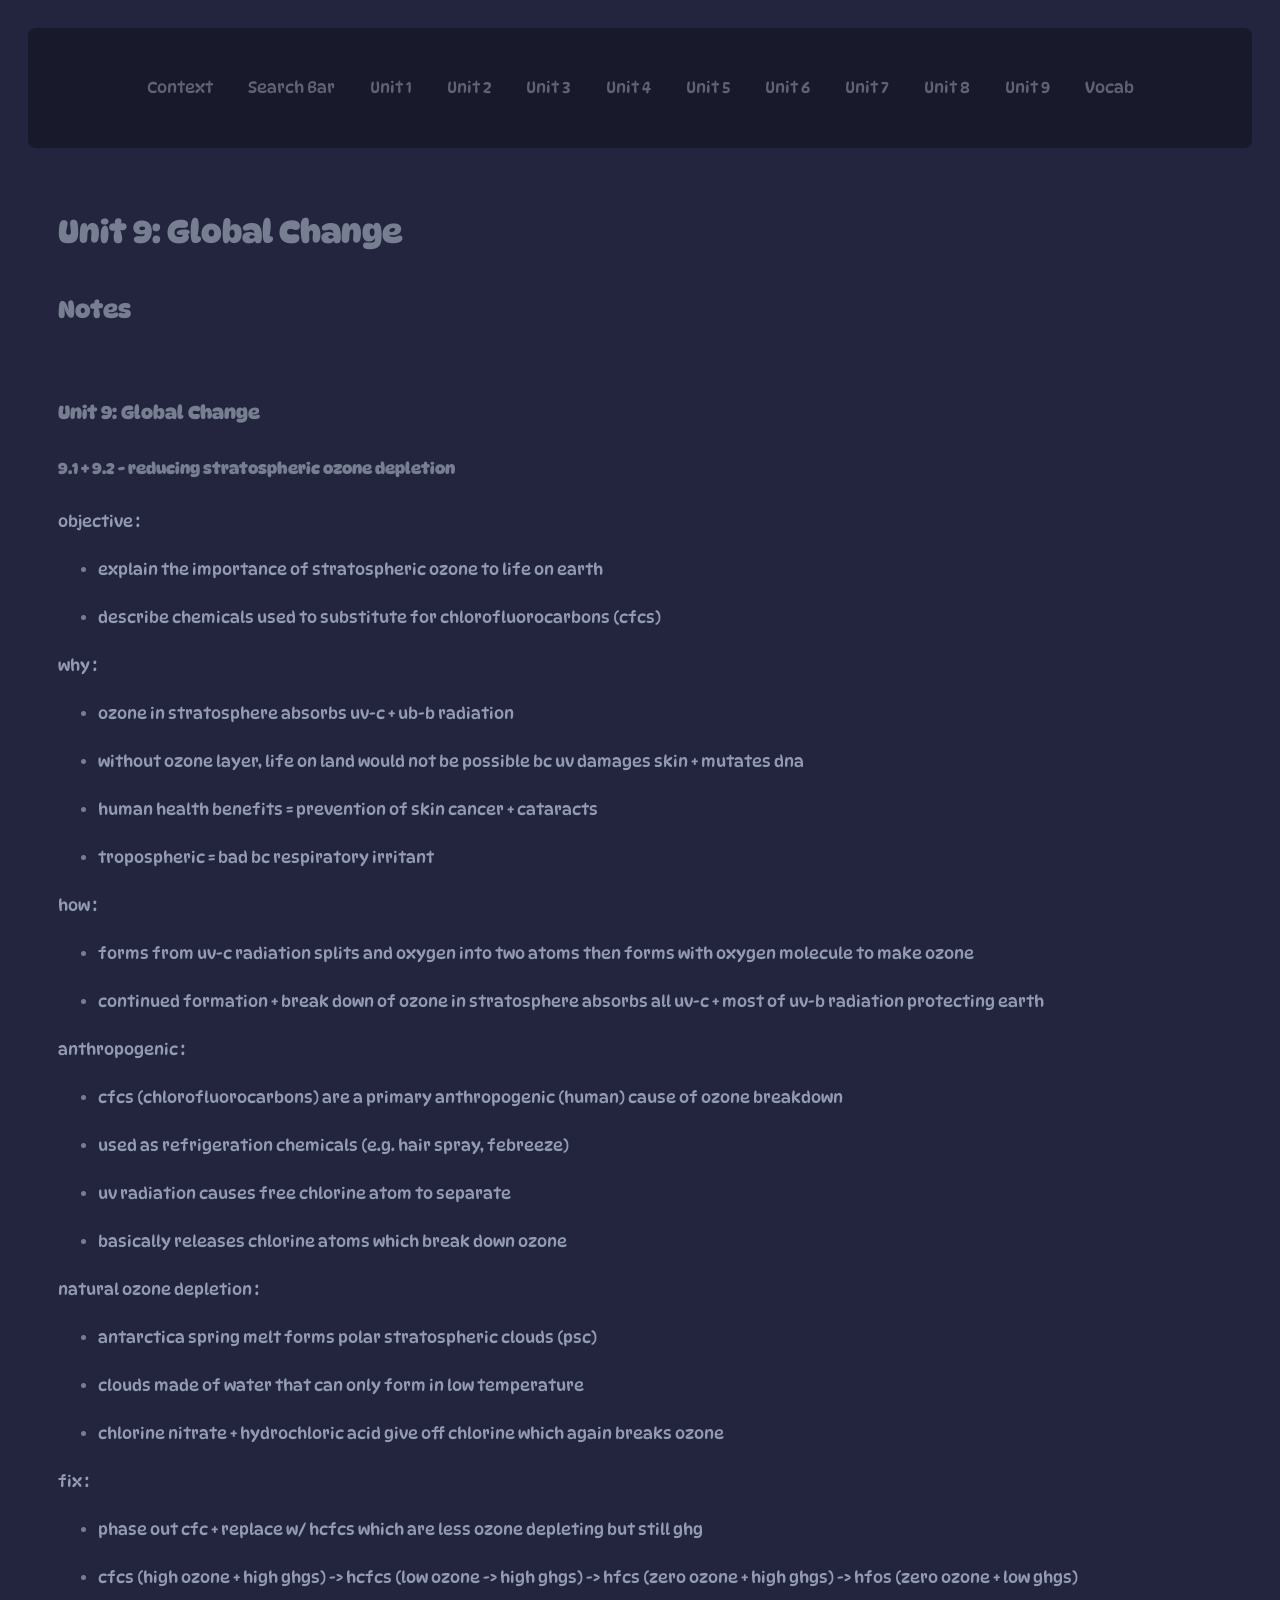
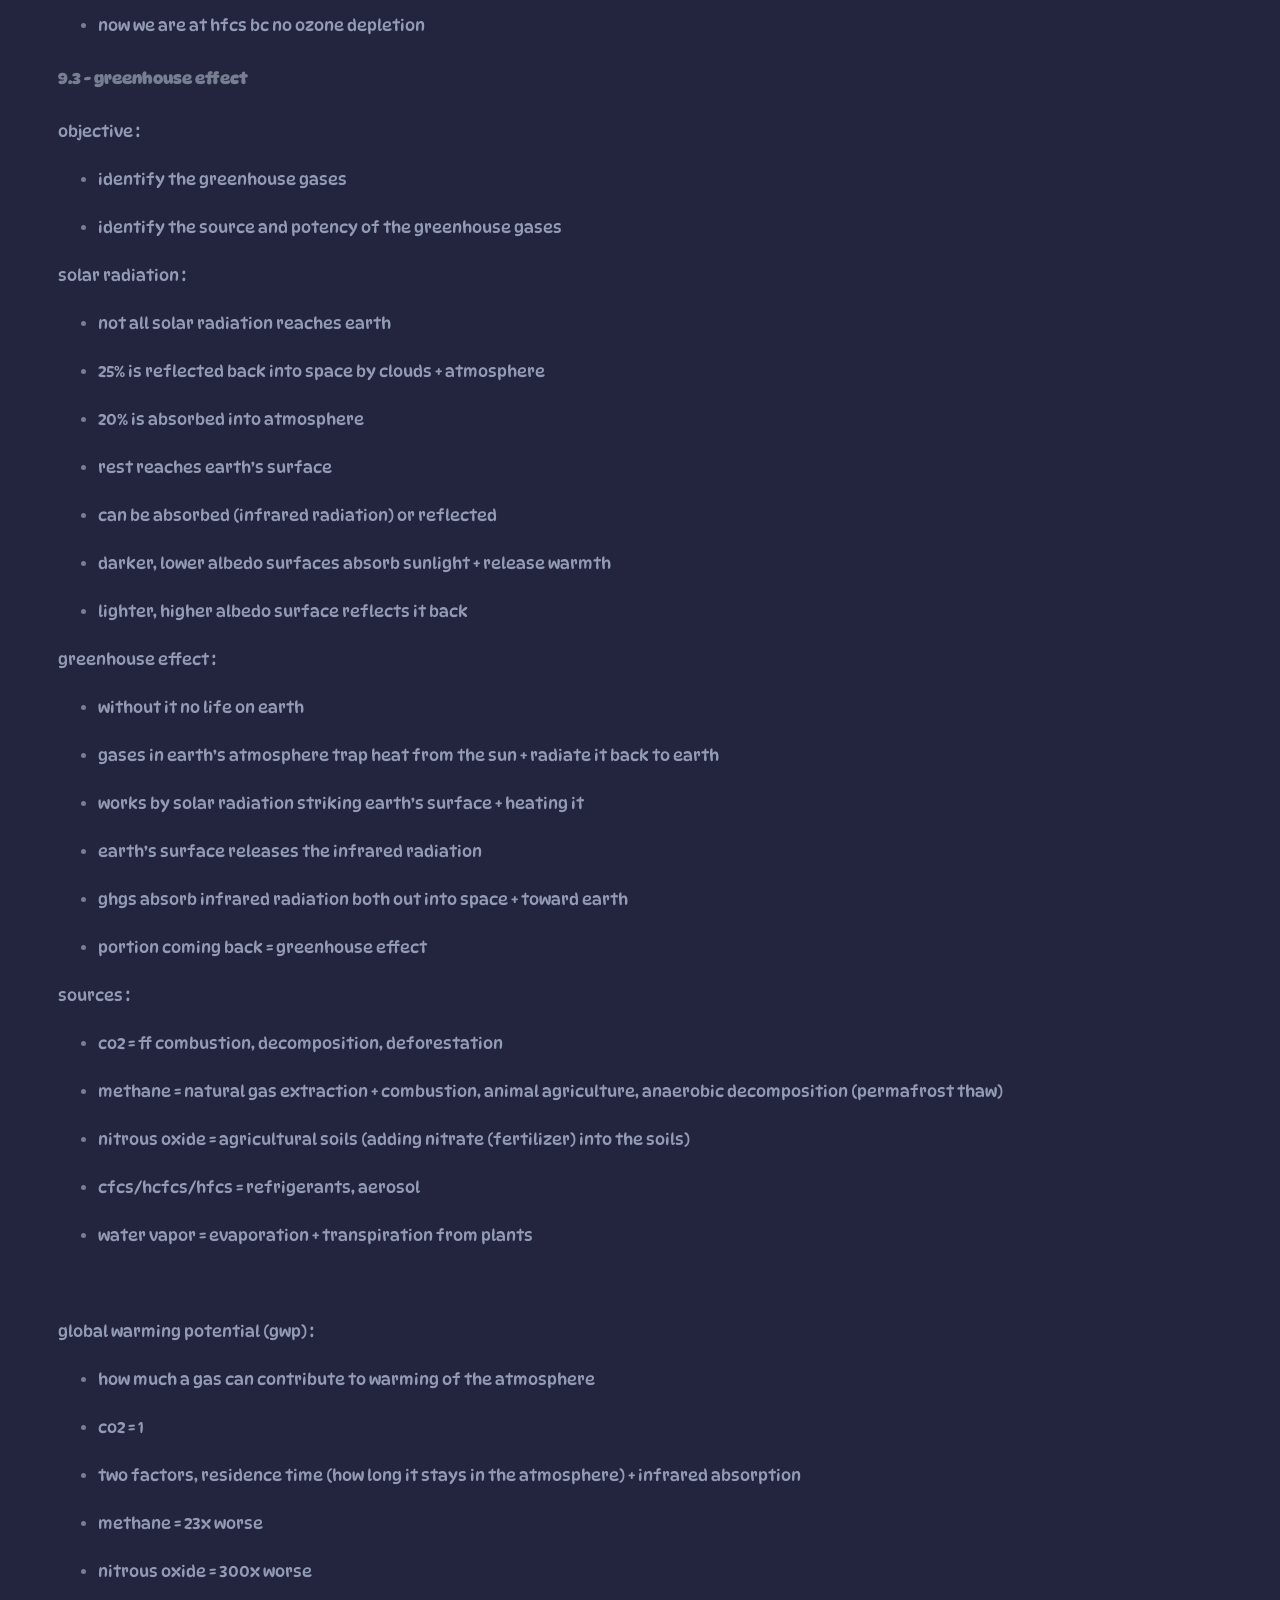
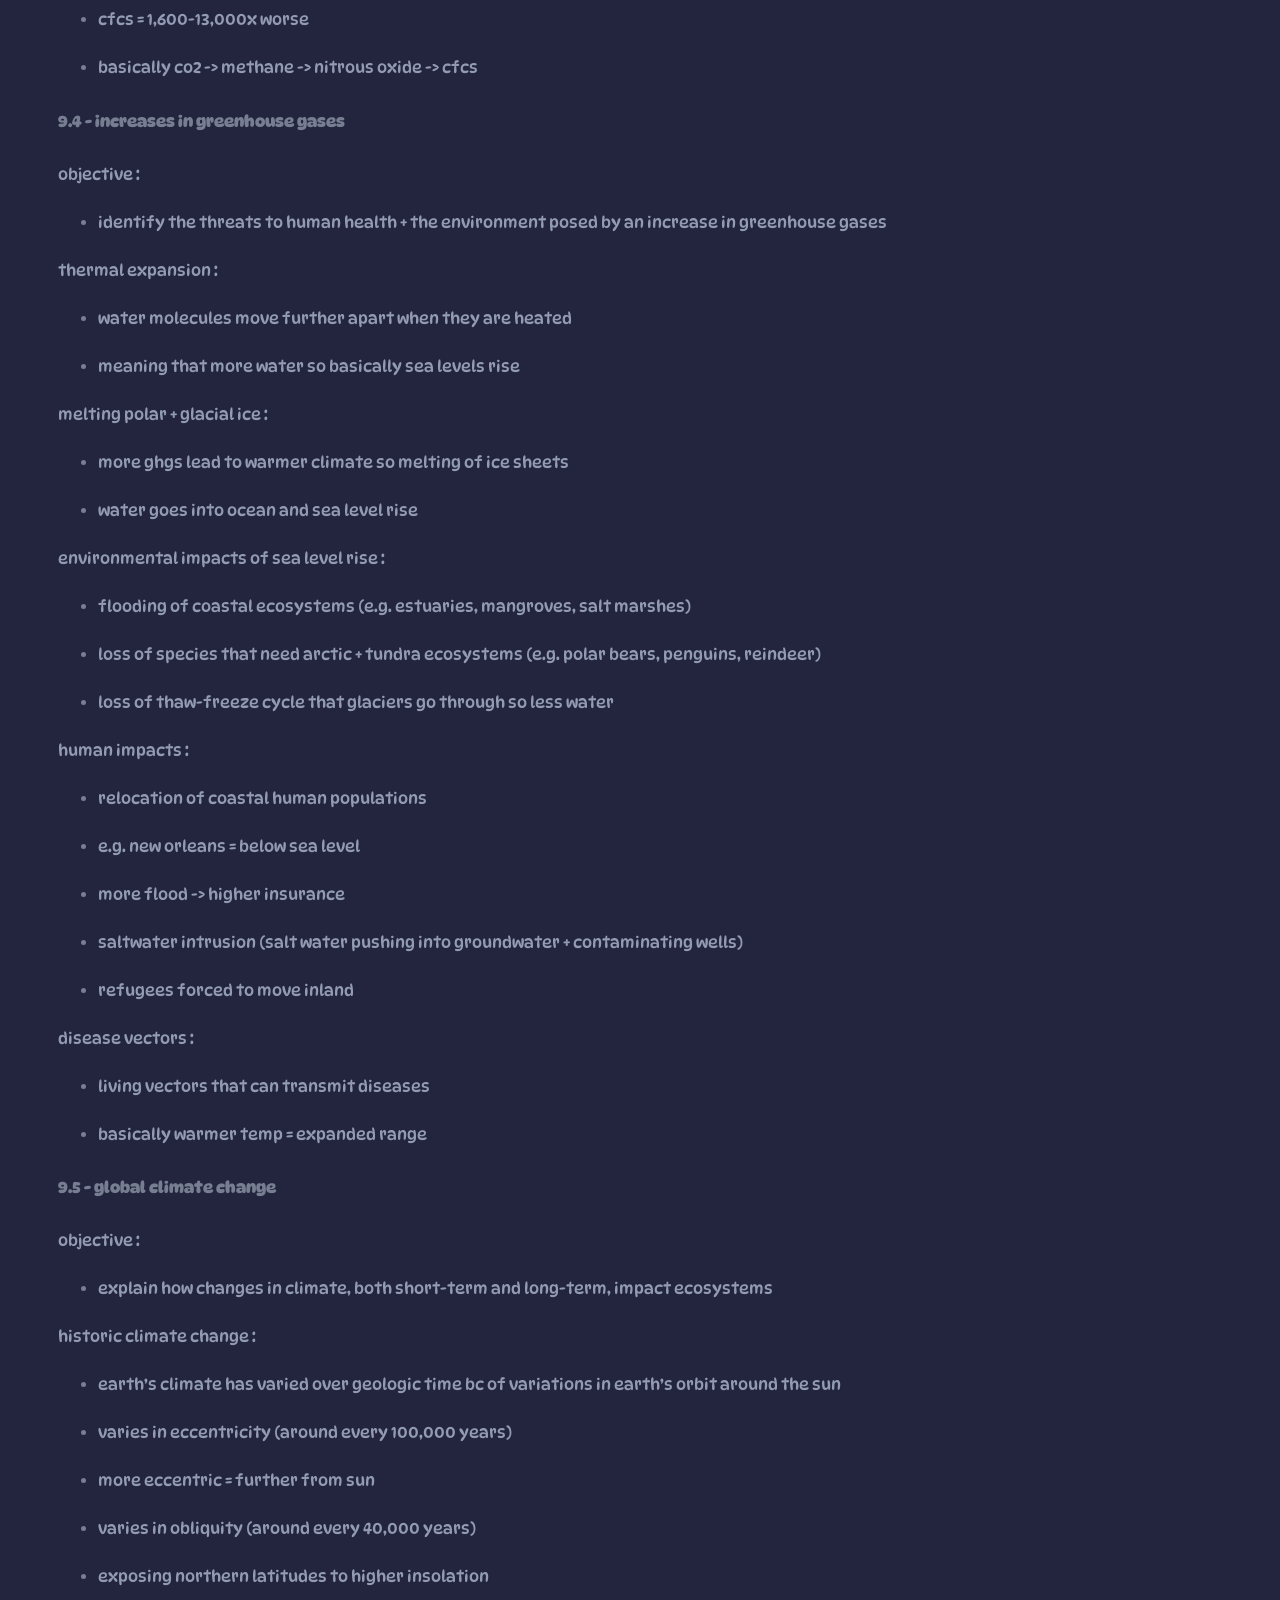
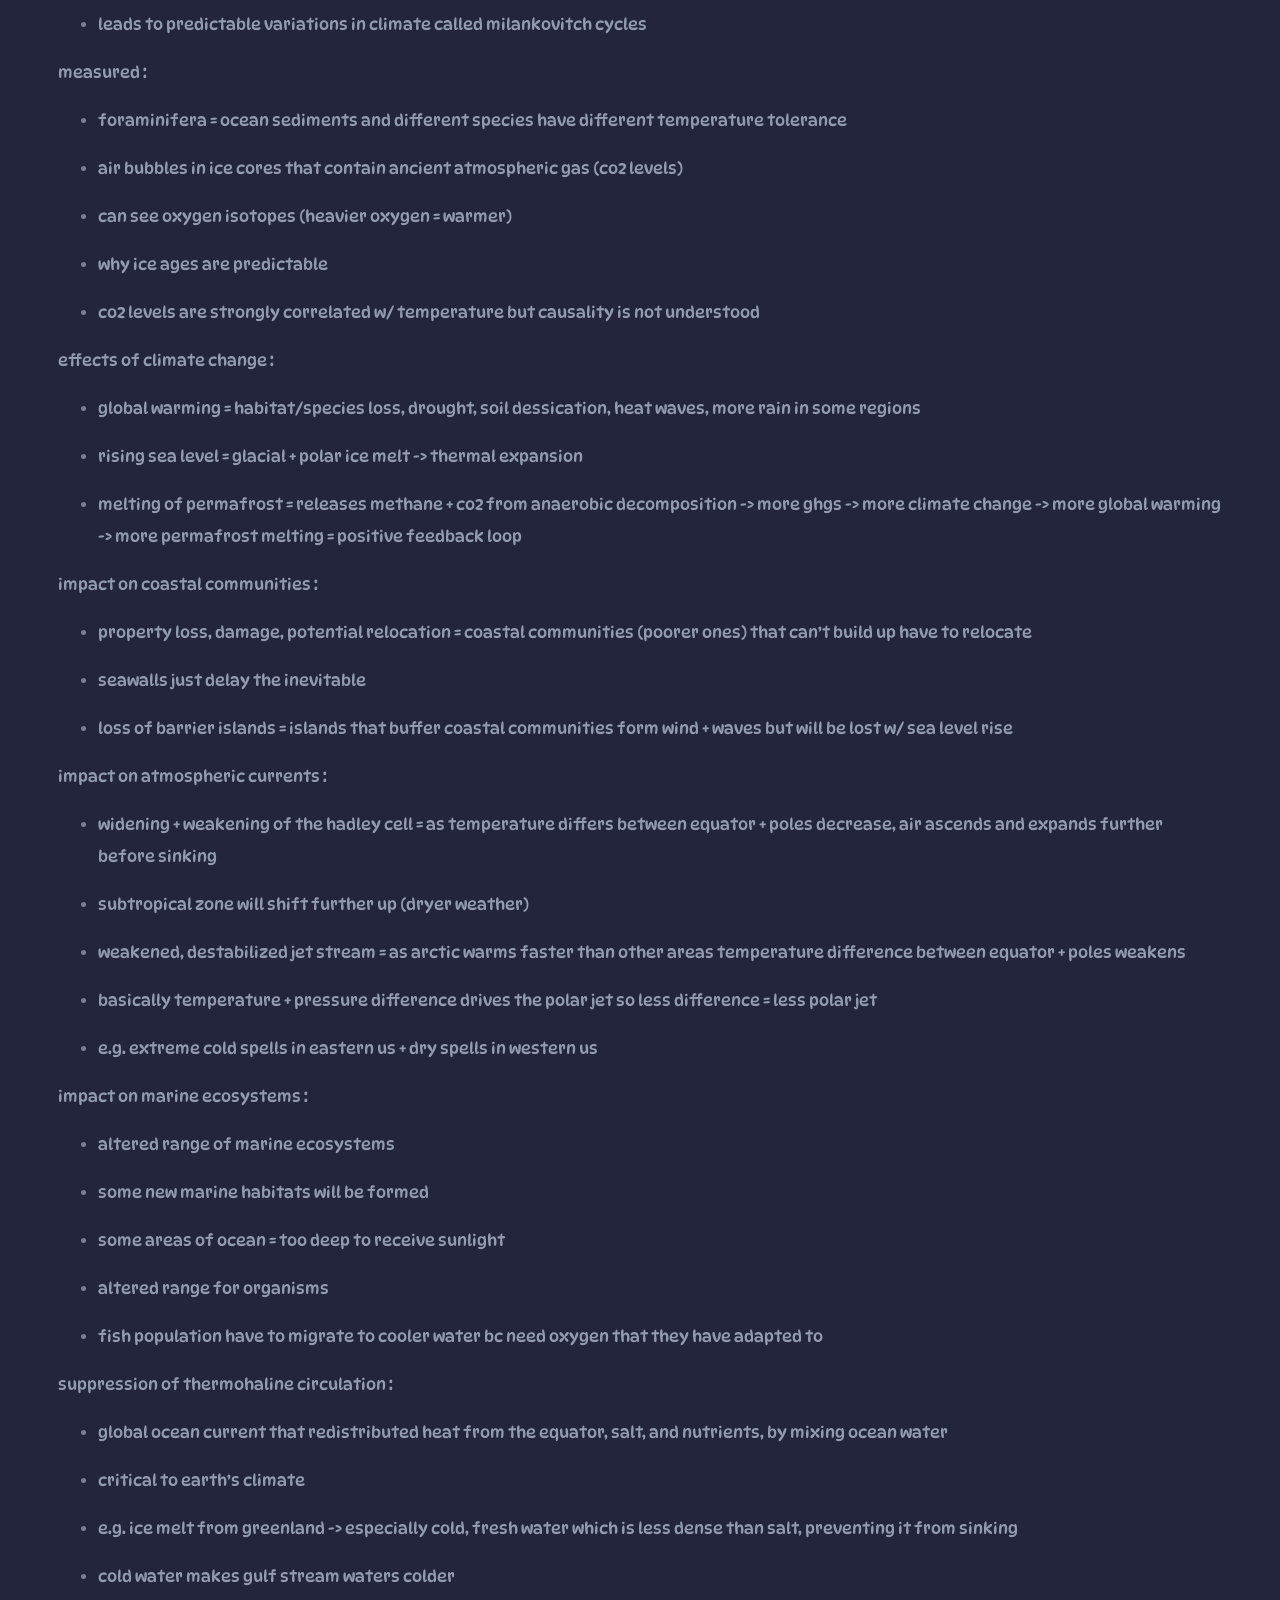
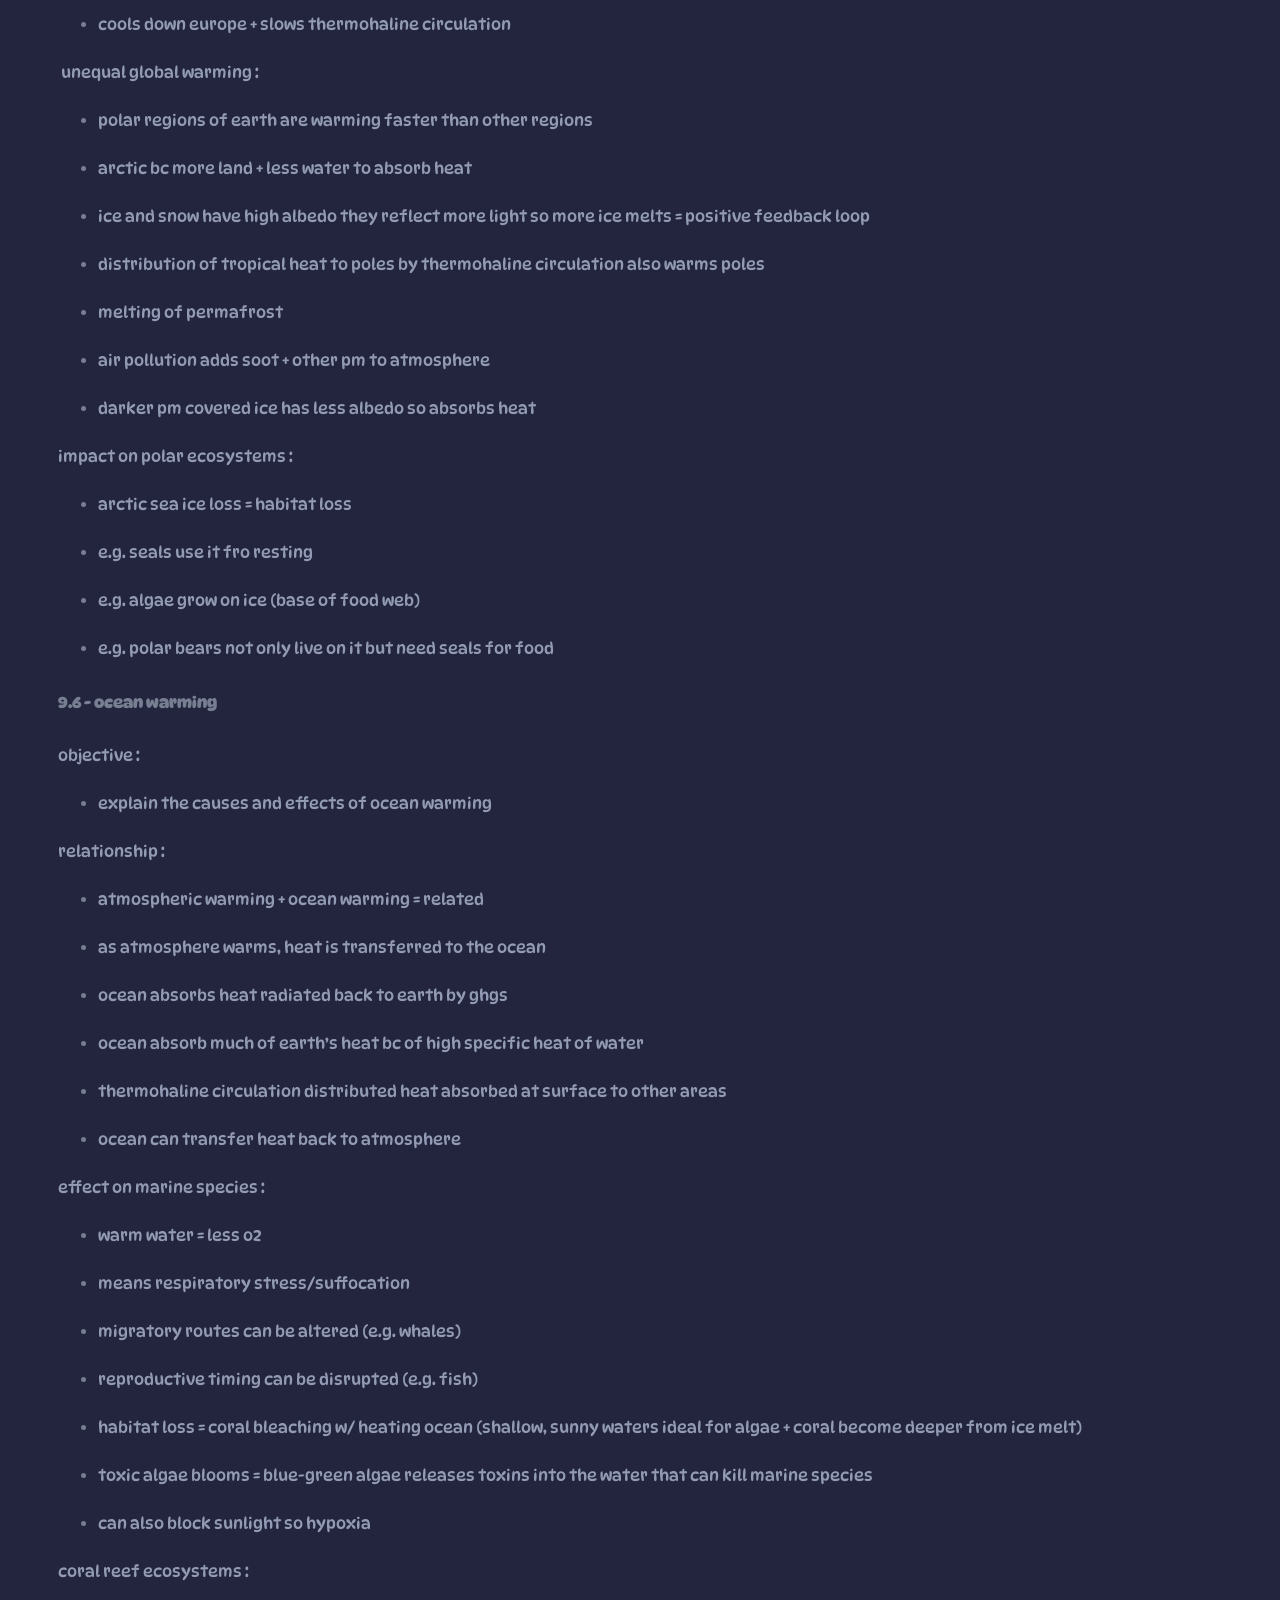
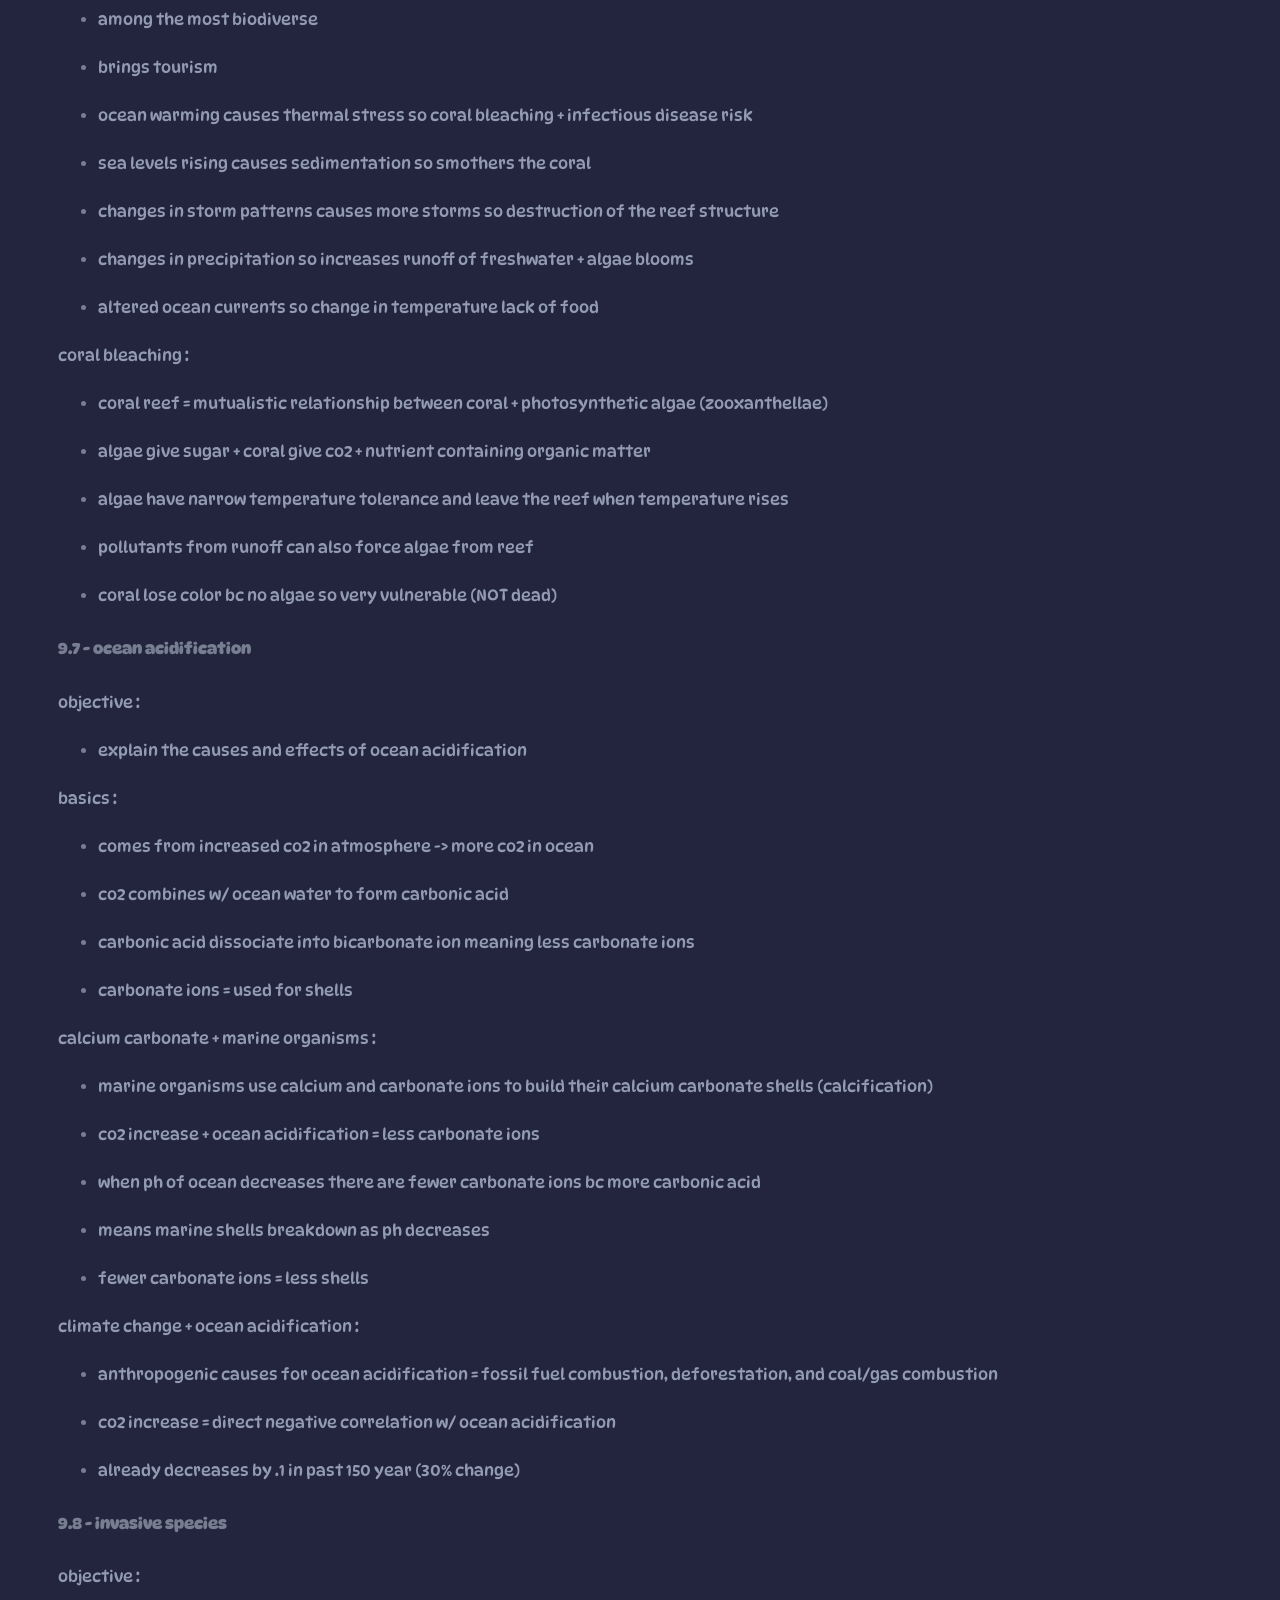
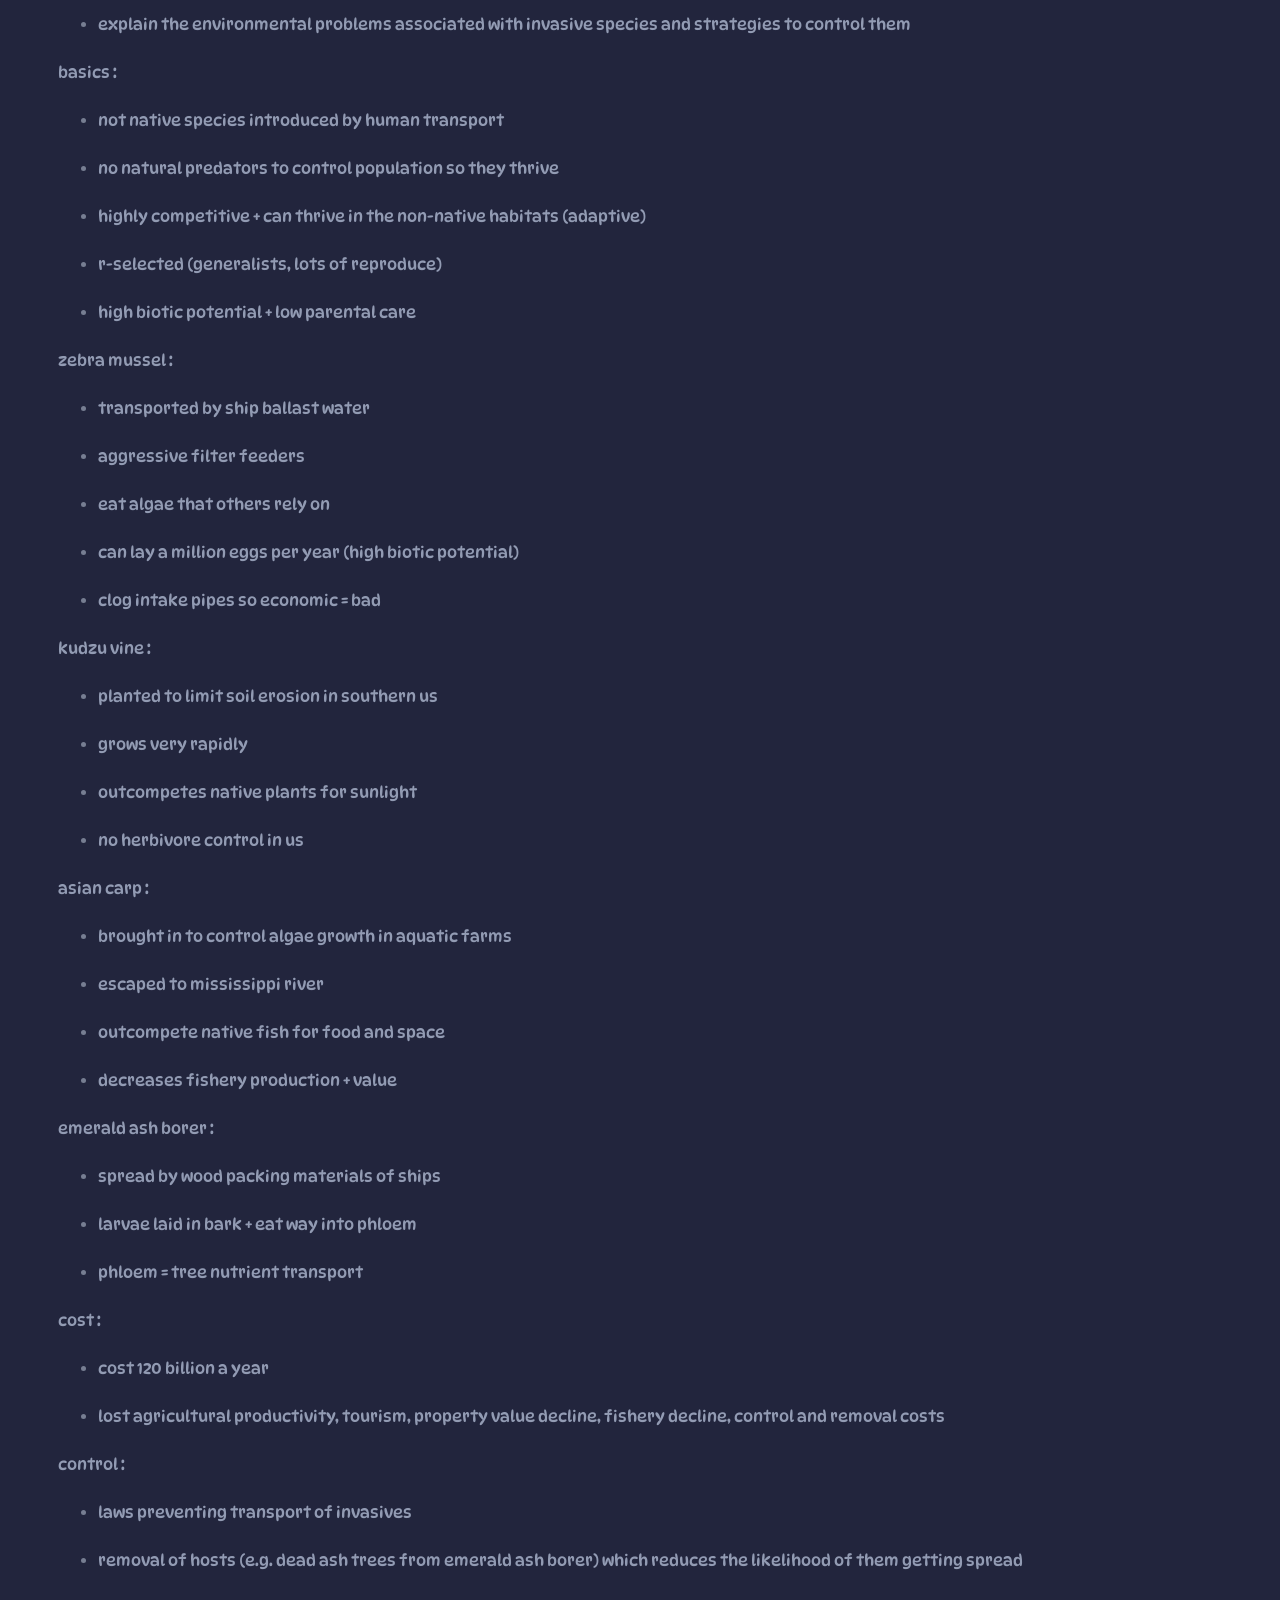
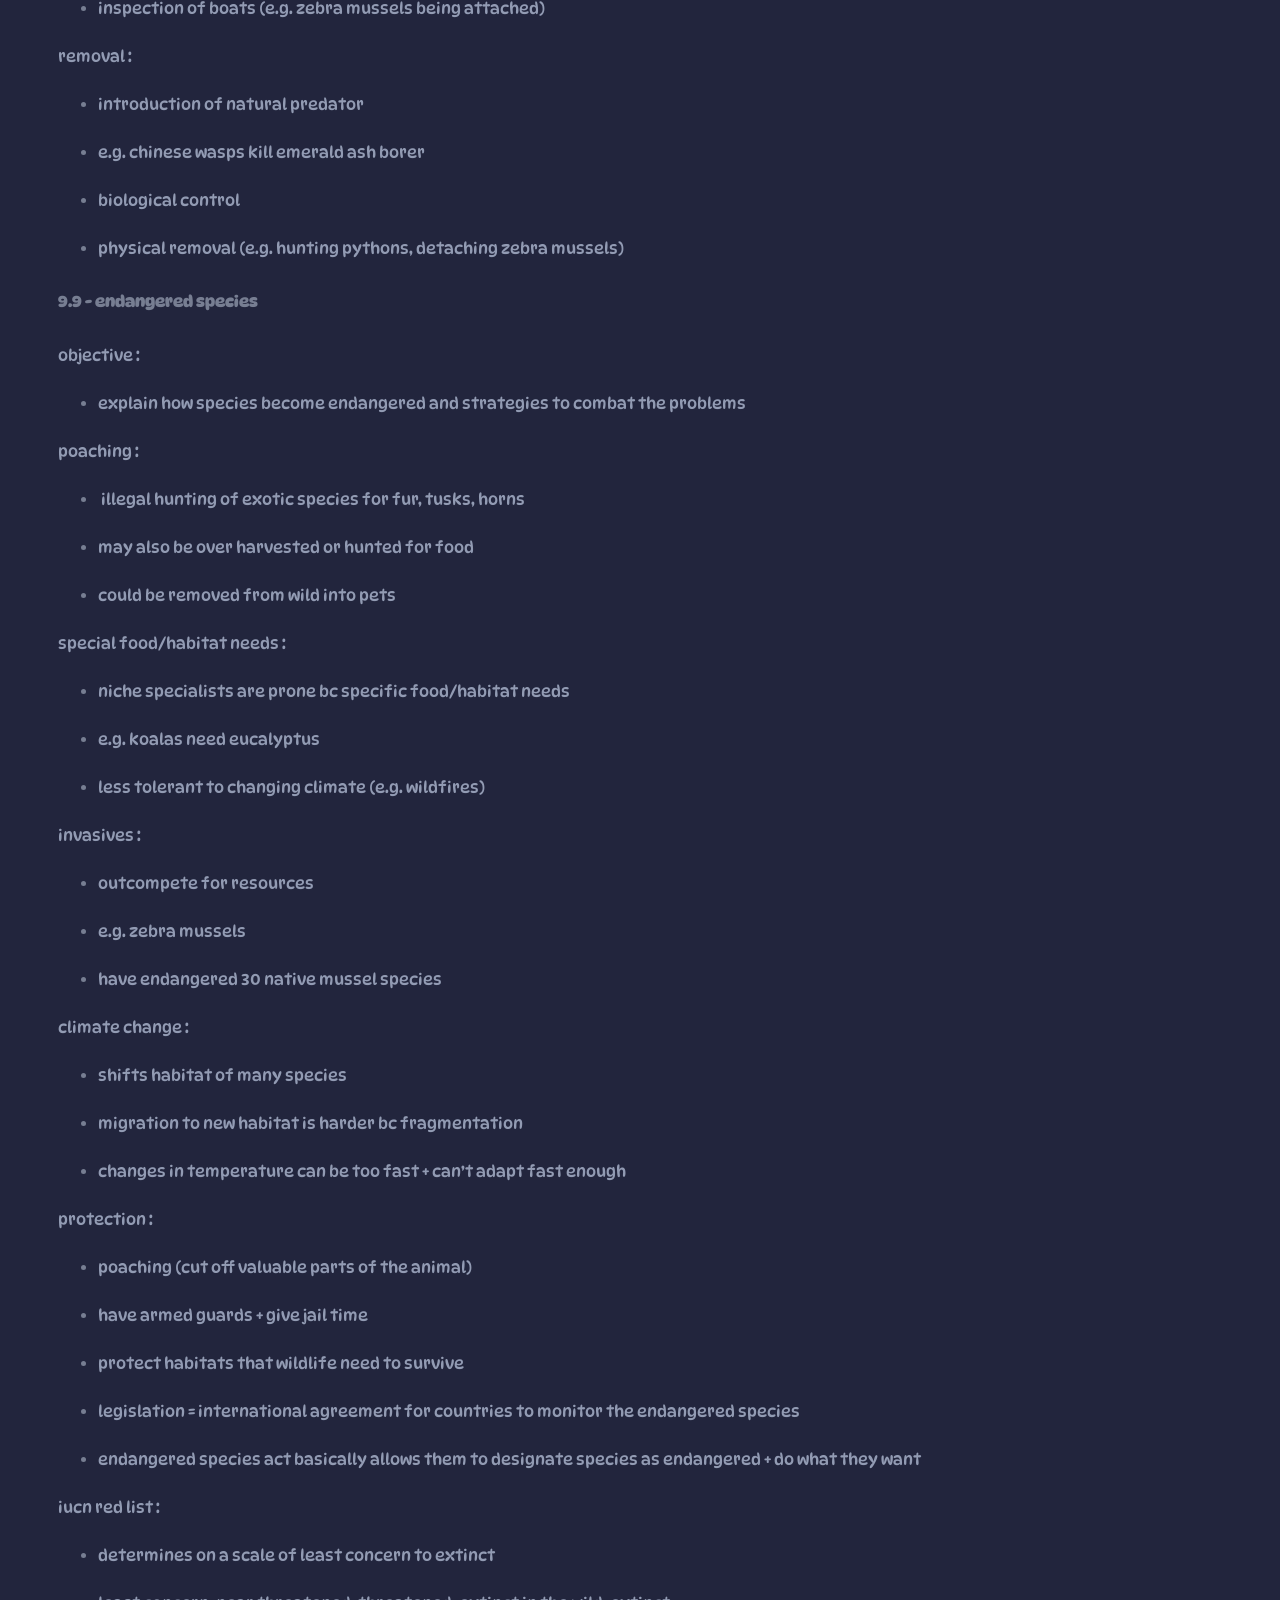
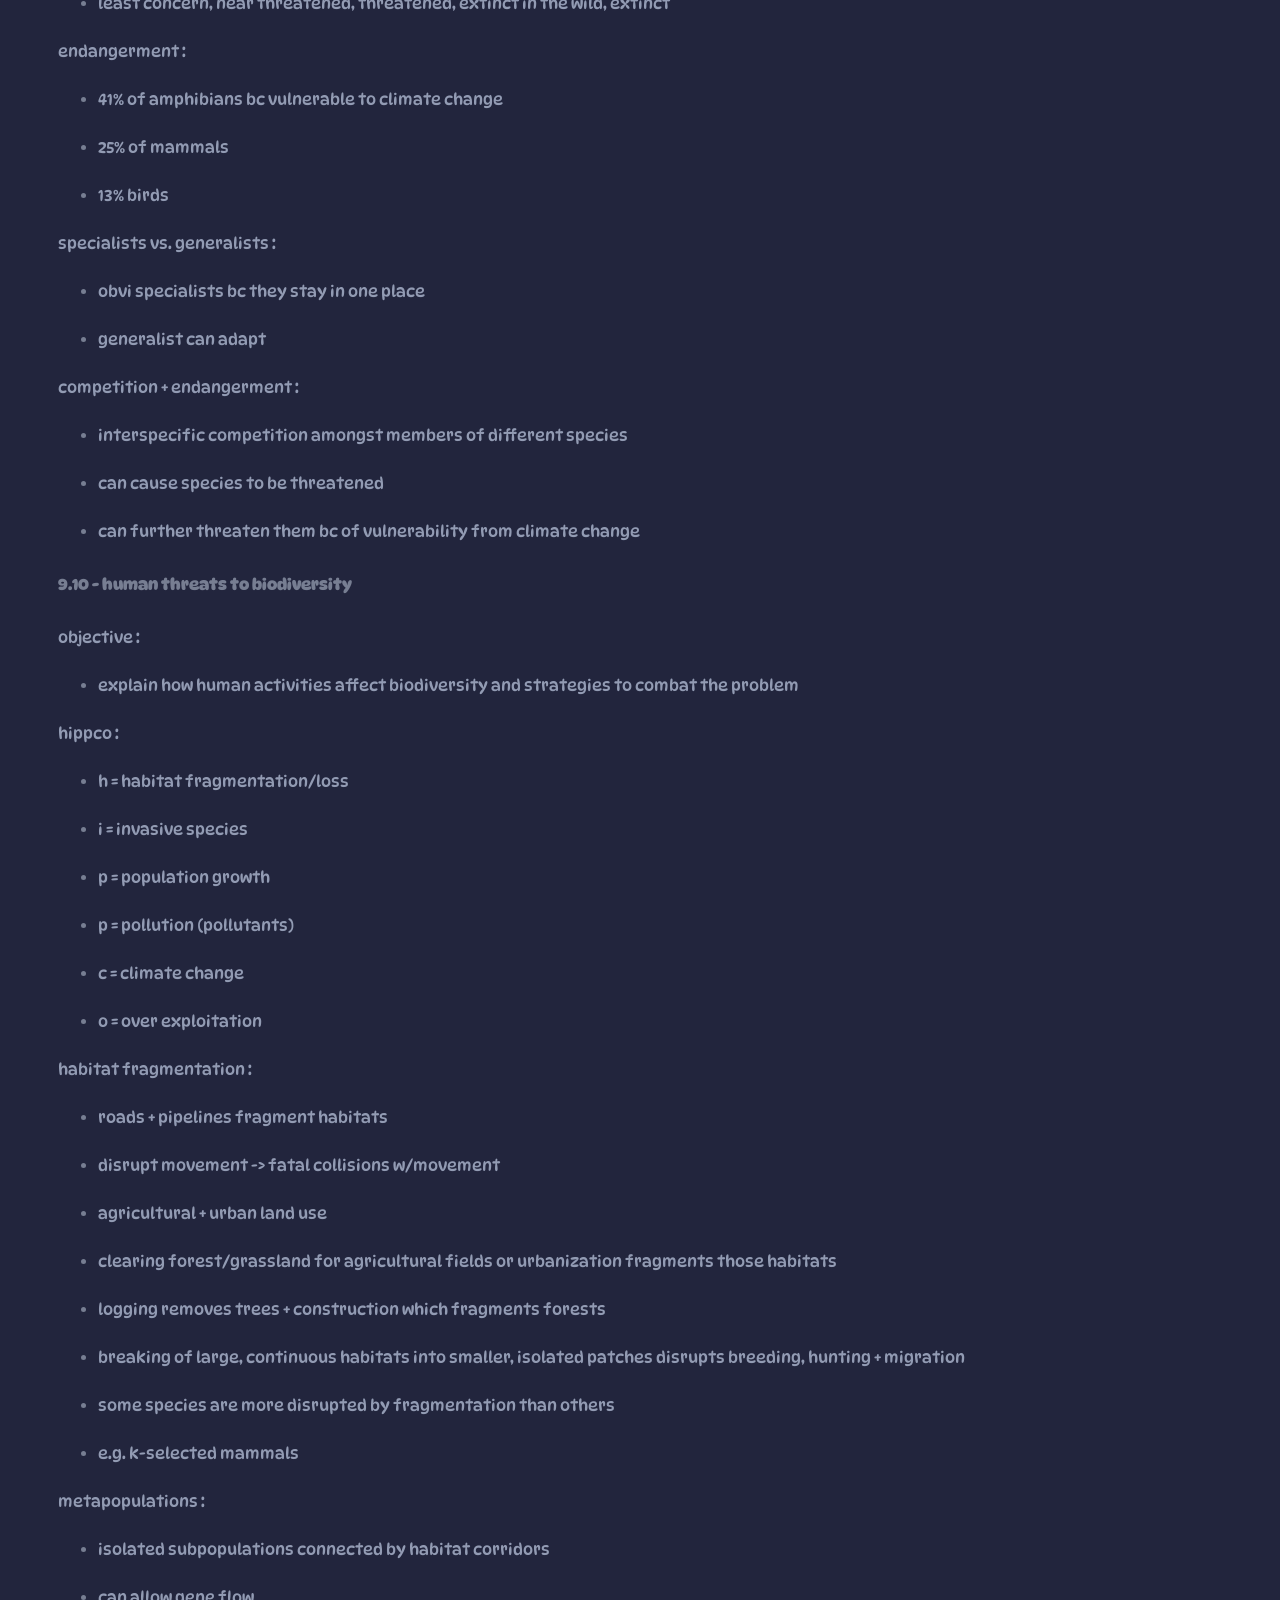
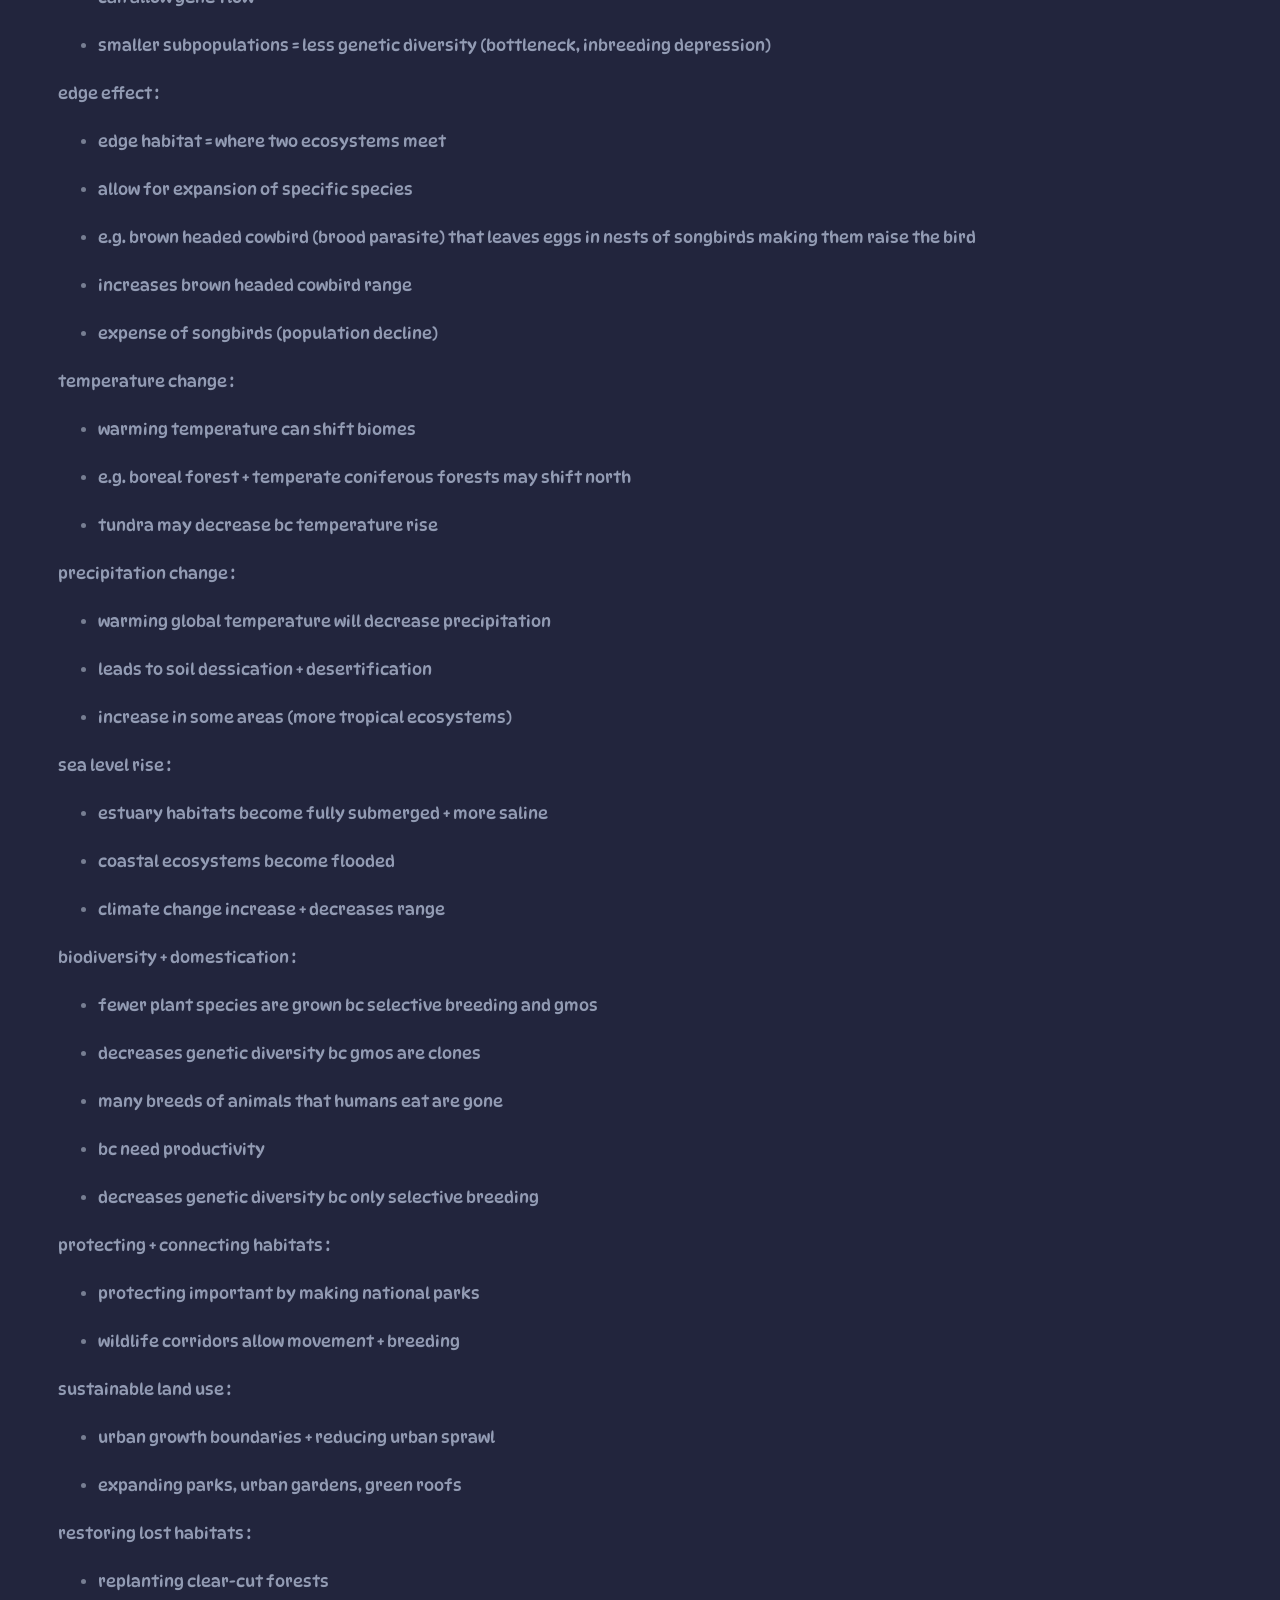
<file: unit9.html>
<!DOCTYPE html>
<html>
	<head>
		<link rel="stylesheet" href="main.css">
		<meta charset="UTF-8" />
        <meta name="viewport" content="width=device-width, initial-scale=1.0" />
    	<title>Review 9</title>
		        <link rel="preconnect" href="https://fonts.googleapis.com">
        <link rel="preconnect" href="https://fonts.gstatic.com" crossorigin>
        <link href="https://fonts.googleapis.com/css2?family=DynaPuff:wght@400..700&display=swap" rel="stylesheet">
    </head>
    <body>
        <nav>
            <a href="./index.html">Context</a>
            <a href="./search.html">Search Bar</a>
            <a href="./unit1.html">Unit 1</a>
            <a href="./unit2.html">Unit 2</a>
            <a href="./unit3.html">Unit 3</a>
            <a href="./unit4.html">Unit 4</a>
            <a href="./unit5.html">Unit 5</a>
            <a href="./unit6.html">Unit 6</a>
            <a href="./unit7.html">Unit 7</a>
            <a href="./unit8.html">Unit 8</a>
            <a href="./unit9.html">Unit 9</a>
            <a href="./vocab.html">Vocab</a>
        </nav>
        <main>
            <h1 id="GIVEMESPACE">Unit 9: Global Change</h1>
            <h2 id="GIVEMEMORESPACE">Notes</h2>

            <h3><span>Unit 9: Global Change</span></h3>
            <h4>9.1 + 9.2 - reducing stratospheric ozone depletion</h4>
                <p>objective :</p>
                <ul>
                <li>
                    <p>explain the importance of stratospheric
                    ozone to life on earth</p>
                </li>
                <li>
                    <p>describe chemicals used to substitute
                    for chlorofluorocarbons (cfcs)</p>
                </li>
                </ul>
                <p>why :</p>
                <ul>
                <li>
                    <p>ozone in stratosphere absorbs uv-c +
                    ub-b radiation</p>
                </li>
                <li>
                    <p>without ozone layer, life on land would
                    not be possible bc uv damages skin + mutates dna</p>
                </li>
                <li>
                    <p>human health benefits = prevention of
                    skin cancer + cataracts</p>
                </li>
                <li>
                    <p>tropospheric = bad bc respiratory
                    irritant</p>
                </li>
                </ul>
                <p>how :</p>
                <ul>
                <li>
                    <p>forms from uv-c radiation splits and
                    oxygen into two atoms then forms with oxygen molecule to make ozone
                    </p>
                </li>
                <li>
                    <p>continued formation + break down of
                    ozone in stratosphere absorbs all uv-c + most of uv-b radiation
                    protecting earth</p>
                </li>
                </ul>
                <p>anthropogenic :</p>
                <ul>
                <li>
                    <p>cfcs (chlorofluorocarbons) are a
                    primary anthropogenic (human) cause of ozone breakdown</p>
                </li>
                <li>
                    <p>used as refrigeration chemicals (e.g.
                    hair spray, febreeze)</p>
                </li>
                <li>
                    <p>uv radiation causes free chlorine atom
                    to separate</p>
                </li>
                <li>
                    <p>basically releases chlorine atoms which
                    break down ozone</p>
                </li>
                </ul>
                <p>natural ozone depletion :</p>
                <ul>
                <li>
                    <p>antarctica spring melt forms polar
                    stratospheric clouds (psc)</p>
                </li>
                <li>
                    <p>clouds made of water that can only form
                    in low temperature</p>
                </li>
                <li>
                    <p>chlorine nitrate + hydrochloric acid
                    give off chlorine which again breaks ozone</p>
                </li>
                </ul>
                <p>fix :</p>
                <ul>
                <li>
                    <p>phase out cfc + replace w/ hcfcs which
                    are less ozone depleting but still ghg</p>
                </li>
                <li>
                    <p>cfcs (high ozone + high ghgs) -&gt;
                    hcfcs (low ozone -&gt; high ghgs) -&gt; hfcs (zero ozone + high ghgs)
                    -&gt; hfos (zero ozone + low ghgs)</p>
                </li>
                <li>
                    <p>now we are at hfcs bc no ozone
                    depletion</p>
                </li>
                </ul>
            
            <h4>9.3 - greenhouse effect</h4>
            
                <p>objective :</p>
                <ul>
                <li>
                    <p>identify the greenhouse gases</p>
                </li>
                <li>
                    <p>identify the source and potency of the
                    greenhouse gases</p>
                </li>
                </ul>
                <p>solar radiation :</p>
                <ul>
                <li>
                    <p>not all solar radiation reaches earth
                    </p>
                </li>
                <li>
                    <p>25% is reflected back into space by
                    clouds + atmosphere</p>
                </li>
                <li>
                    <p>20% is absorbed into atmosphere</p>
                </li>
                <li>
                    <p>rest reaches earth’s surface</p>
                </li>
                <li>
                    <p>can be absorbed (infrared radiation) or
                    reflected</p>
                </li>
                <li>
                    <p>darker, lower albedo surfaces absorb
                    sunlight + release warmth</p>
                </li>
                <li>
                    <p>lighter, higher albedo surface reflects
                    it back</p>
                </li>
                </ul>
                <p>greenhouse effect :</p>
                <ul>
                <li>
                    <p>without it no life on earth</p>
                </li>
                <li>
                    <p>gases in earth’s atmosphere trap heat
                    from the sun + radiate it back to earth</p>
                </li>
                <li>
                    <p>works by solar radiation striking
                    earth’s surface + heating it</p>
                </li>
                <li>
                    <p>earth’s surface releases the infrared
                    radiation</p>
                </li>
                <li>
                    <p>ghgs absorb infrared radiation both out
                    into space + toward earth</p>
                </li>
                <li>
                    <p>portion coming back = greenhouse effect
                    </p>
                </li>
                </ul>
                <p>sources :</p>
                <ul>
                <li>
                    <p>co2 = ff combustion, decomposition,
                    deforestation</p>
                </li>
                <li>
                    <p>methane = natural gas extraction +
                    combustion, animal agriculture, anaerobic decomposition (permafrost
                    thaw)</p>
                </li>
                <li>
                    <p>nitrous oxide = agricultural soils
                    (adding nitrate (fertilizer) into the soils)</p>
                </li>
                <li>
                    <p>cfcs/hcfcs/hfcs = refrigerants, aerosol
                    </p>
                </li>
                <li>
                    <p>water vapor = evaporation +
                    transpiration from plants</p>
                </li>
                </ul><br>
                <p>global warming potential (gwp) :</p>
                <ul>
                <li>
                    <p>how much a gas can contribute to
                    warming of the atmosphere</p>
                </li>
                <li>
                    <p>co2 = 1&nbsp;</p>
                </li>
                <li>
                    <p>two factors, residence time (how long
                    it stays in the atmosphere) + infrared absorption</p>
                </li>
                <li>
                    <p>methane = 23x worse</p>
                </li>
                <li>
                    <p>nitrous oxide = 300x worse</p>
                </li>
                <li>
                    <p>cfcs = 1,600-13,000x worse</p>
                </li>
                <li>
                    <p>basically co2 -&gt; methane -&gt;
                    nitrous oxide -&gt; cfcs</p>
                </li>
                </ul>
            
            <h4>9.4 - increases in greenhouse gases</h4>
            
                <p>objective :</p>
                <ul>
                <li>
                    <p>identify the threats to human health +
                    the environment posed by an increase in greenhouse gases</p>
                </li>
                </ul>
                <p>thermal expansion :</p>
                <ul>
                <li>
                    <p>water molecules move further apart when
                    they are heated</p>
                </li>
                <li>
                    <p>meaning that more water so basically
                    sea levels rise</p>
                </li>
                </ul>
                <p>melting polar + glacial ice :</p>
                <ul>
                <li>
                    <p>more ghgs lead to warmer climate so
                    melting of ice sheets&nbsp;</p>
                </li>
                <li>
                    <p>water goes into ocean and sea level
                    rise</p>
                </li>
                </ul>
                <p>environmental impacts of sea level rise :</p>
                <ul>
                <li>
                    <p>flooding of coastal ecosystems (e.g.
                    estuaries, mangroves, salt marshes)</p>
                </li>
                <li>
                    <p>loss of species that need arctic +
                    tundra ecosystems (e.g. polar bears, penguins, reindeer)</p>
                </li>
                <li>
                    <p>loss of thaw-freeze cycle that glaciers
                    go through so less water</p>
                </li>
                </ul>
                <p>human impacts :</p>
                <ul>
                <li>
                    <p>relocation of coastal human
                    populations&nbsp;</p>
                </li>
                <li>
                    <p>e.g. new orleans = below sea level</p>
                </li>
                <li>
                    <p>more flood -&gt; higher insurance</p>
                </li>
                <li>
                    <p>saltwater intrusion (salt water pushing
                    into groundwater + contaminating wells)</p>
                </li>
                <li>
                    <p>refugees forced to move inland</p>
                </li>
                </ul>
                <p>disease vectors :</p>
                <ul>
                <li>
                    <p>living vectors that can transmit
                    diseases</p>
                </li>
                <li>
                    <p>basically warmer temp = expanded range
                    </p>
                </li>
                </ul>
            
            <h4>9.5 - global climate change</h4>
            
                <p>objective :</p>
                <ul>
                <li>
                    <p>explain how changes in climate, both
                    short-term and long-term, impact ecosystems</p>
                </li>
                </ul>
                <p>historic climate change :</p>
                <ul>
                <li>
                    <p>earth’s climate has varied over
                    geologic time bc of variations in earth’s orbit around the sun</p>
                </li>
                <li>
                    <p>varies in eccentricity (around every
                    100,000 years)</p>
                </li>
                <li>
                    <p>more eccentric = further from sun</p>
                </li>
                <li>
                    <p>varies in obliquity (around every
                    40,000 years)</p>
                </li>
                <li>
                    <p>exposing northern latitudes to higher
                    insolation</p>
                </li>
                <li>
                    <p>leads to predictable variations in
                    climate called milankovitch cycles</p>
                </li>
                </ul>
                <p>measured :</p>
                <ul>
                <li>
                    <p>foraminifera = ocean sediments and
                    different species have different temperature tolerance</p>
                </li>
                <li>
                    <p>air bubbles in ice cores that contain
                    ancient atmospheric gas (co2 levels)</p>
                </li>
                <li>
                    <p>can see oxygen isotopes (heavier oxygen
                    = warmer)</p>
                </li>
                <li>
                    <p>why ice ages are predictable</p>
                </li>
                <li>
                    <p>co2 levels are strongly correlated w/
                    temperature but causality is not understood</p>
                </li>
                </ul>
                <p>effects of climate change :</p>
                <ul>
                <li>
                    <p>global warming = habitat/species loss,
                    drought, soil dessication, heat waves, more rain in some regions</p>
                </li>
                <li>
                    <p>rising sea level = glacial + polar ice
                    melt -&gt; thermal expansion</p>
                </li>
                <li>
                    <p>melting of permafrost = releases
                    methane + co2 from anaerobic decomposition -&gt; more ghgs -&gt; more
                    climate change -&gt; more global warming -&gt; more permafrost melting
                    = positive feedback loop</p>
                </li>
                </ul>
                <p>impact on coastal communities :</p>
                <ul>
                <li>
                    <p>property loss, damage, potential
                    relocation = coastal communities (poorer ones) that can’t build up
                    have to relocate</p>
                </li>
                <li>
                    <p>seawalls just delay the inevitable</p>
                </li>
                <li>
                    <p>loss of barrier islands = islands that
                    buffer coastal communities form wind + waves but will be lost w/ sea
                    level rise</p>
                </li>
                </ul>
                <p>impact on atmospheric currents :</p>
                <ul>
                <li>
                    <p>widening + weakening of the hadley cell
                    = as temperature differs between equator + poles decrease, air ascends
                    and expands further before sinking</p>
                </li>
                <li>
                    <p>subtropical zone will shift further up
                    (dryer weather)</p>
                </li>
                <li>
                    <p>weakened, destabilized jet stream = as
                    arctic warms faster than other areas temperature difference between
                    equator + poles weakens</p>
                </li>
                <li>
                    <p>basically temperature + pressure
                    difference drives the polar jet so less difference = less polar jet
                    </p>
                </li>
                <li>
                    <p>e.g. extreme cold spells in eastern us
                    + dry spells in western us</p>
                </li>
                </ul>
                <p>impact on marine ecosystems :</p>
                <ul>
                <li>
                    <p>altered range of marine ecosystems</p>
                </li>
                <li>
                    <p>some new marine habitats will be formed
                    </p>
                </li>
                <li>
                    <p>some areas of ocean = too deep to
                    receive sunlight</p>
                </li>
                <li>
                    <p>altered range for organisms&nbsp;</p>
                </li>
                <li>
                    <p>fish population have to migrate to
                    cooler water bc need oxygen that they have adapted to</p>
                </li>
                </ul>
                <p>suppression of thermohaline circulation :</p>
                <ul>
                <li>
                    <p>global ocean current that redistributed
                    heat from the equator, salt, and nutrients, by mixing ocean water</p>
                </li>
                <li>
                    <p>critical to earth’s climate</p>
                </li>
                <li>
                    <p>e.g. ice melt from greenland -&gt;
                    especially cold, fresh water which is less dense than salt, preventing
                    it from sinking</p>
                </li>
                <li>
                    <p>cold water makes gulf stream waters
                    colder</p>
                </li>
                <li>
                    <p>cools down europe + slows thermohaline
                    circulation</p>
                </li>
                </ul>
                <p>&nbsp;unequal global warming :</p>
                <ul>
                <li>
                    <p>polar regions of earth are warming
                    faster than other regions&nbsp;</p>
                </li>
                <li>
                    <p>arctic bc more land + less water to
                    absorb heat</p>
                </li>
                <li>
                    <p>ice and snow have high albedo they
                    reflect more light so more ice melts = positive feedback loop</p>
                </li>
                <li>
                    <p>distribution of tropical heat to poles
                    by thermohaline circulation also warms poles</p>
                </li>
                <li>
                    <p>melting of permafrost</p>
                </li>
                <li>
                    <p>air pollution adds soot + other pm to
                    atmosphere&nbsp;</p>
                </li>
                <li>
                    <p>darker pm covered ice has less albedo
                    so absorbs heat</p>
                </li>
                </ul>
                <p>impact on polar ecosystems :</p>
                <ul>
                <li>
                    <p>arctic sea ice loss = habitat loss</p>
                </li>
                <li>
                    <p>e.g. seals use it fro resting</p>
                </li>
                <li>
                    <p>e.g. algae grow on ice (base of food
                    web)</p>
                </li>
                <li>
                    <p>e.g. polar bears not only live on it
                    but need seals for food</p>
                </li>
                </ul>
            
            <h4>9.6 - ocean warming</h4>
            
                <p>objective :</p>
                <ul>
                <li>
                    <p>explain the causes and effects of ocean
                    warming</p>
                </li>
                </ul>
                <p>relationship :</p>
                <ul>
                <li>
                    <p>atmospheric warming + ocean warming =
                    related</p>
                </li>
                <li>
                    <p>as atmosphere warms, heat is
                    transferred to the ocean</p>
                </li>
                <li>
                    <p>ocean absorbs heat radiated back to
                    earth by ghgs</p>
                </li>
                <li>
                    <p>ocean absorb much of earth’s heat bc of
                    high specific heat of water</p>
                </li>
                <li>
                    <p>thermohaline circulation distributed
                    heat absorbed at surface to other areas</p>
                </li>
                <li>
                    <p>ocean can transfer heat back to
                    atmosphere</p>
                </li>
                </ul>
                <p>effect on marine species :</p>
                <ul>
                <li>
                    <p>warm water = less o2</p>
                </li>
                <li>
                    <p>means respiratory stress/suffocation
                    </p>
                </li>
                <li>
                    <p>migratory routes can be altered (e.g.
                    whales)</p>
                </li>
                <li>
                    <p>reproductive timing can be disrupted
                    (e.g. fish)</p>
                </li>
                <li>
                    <p>habitat loss = coral bleaching w/
                    heating ocean (shallow, sunny waters ideal for algae + coral become
                    deeper from ice melt)</p>
                </li>
                <li>
                    <p>toxic algae blooms = blue-green algae
                    releases toxins into the water that can kill marine species</p>
                </li>
                <li>
                    <p>can also block sunlight so hypoxia</p>
                </li>
                </ul>
                <p>coral reef ecosystems :</p>
                <ul>
                <li>
                    <p>among the most biodiverse</p>
                </li>
                <li>
                    <p>brings tourism</p>
                </li>
                <li>
                    <p>ocean warming causes thermal stress so
                    coral bleaching + infectious disease risk</p>
                </li>
                <li>
                    <p>sea levels rising causes sedimentation
                    so smothers the coral</p>
                </li>
                <li>
                    <p>changes in storm patterns causes more
                    storms so destruction of the reef structure</p>
                </li>
                <li>
                    <p>changes in precipitation so increases
                    runoff of freshwater + algae blooms</p>
                </li>
                <li>
                    <p>altered ocean currents so change in
                    temperature lack of food</p>
                </li>
                </ul>
                <p>coral bleaching :</p>
                <ul>
                <li>
                    <p>coral reef = mutualistic relationship
                    between coral + photosynthetic algae (zooxanthellae)</p>
                </li>
                <li>
                    <p>algae give sugar + coral give co2 +
                    nutrient containing organic matter</p>
                </li>
                <li>
                    <p>algae have narrow temperature tolerance
                    and leave the reef when temperature rises</p>
                </li>
                <li>
                    <p>pollutants from runoff can also force
                    algae from reef</p>
                </li>
                <li>
                    <p>coral lose color bc no algae so very
                    vulnerable (NOT dead)</p>
                </li>
                </ul>
            
            <h4>9.7 - ocean acidification</h4>
            
                <p>objective :</p>
                <ul>
                <li>
                    <p>explain the causes and effects of ocean
                    acidification</p>
                </li>
                </ul>
                <p>basics :</p>
                <ul>
                <li>
                    <p>comes from increased co2 in atmosphere
                    -&gt; more co2 in ocean</p>
                </li>
                <li>
                    <p>co2 combines w/ ocean water to form
                    carbonic acid&nbsp;</p>
                </li>
                <li>
                    <p>carbonic acid dissociate into
                    bicarbonate ion meaning less carbonate ions</p>
                </li>
                <li>
                    <p>carbonate ions = used for shells</p>
                </li>
                </ul>
                <p>calcium carbonate + marine organisms :</p>
                <ul>
                <li>
                    <p>marine organisms use calcium and
                    carbonate ions to build their calcium carbonate shells (calcification)
                    </p>
                </li>
                <li>
                    <p>co2 increase + ocean acidification =
                    less carbonate ions</p>
                </li>
                <li>
                    <p>when ph of ocean decreases there are
                    fewer carbonate ions bc more carbonic acid</p>
                </li>
                <li>
                    <p>means marine shells breakdown as ph
                    decreases</p>
                </li>
                <li>
                    <p>fewer carbonate ions = less shells</p>
                </li>
                </ul>
                <p>climate change + ocean acidification :</p>
                <ul>
                <li>
                    <p>anthropogenic causes for ocean
                    acidification = fossil fuel combustion, deforestation, and coal/gas
                    combustion&nbsp;</p>
                </li>
                <li>
                    <p>co2 increase = direct negative
                    correlation w/ ocean acidification</p>
                </li>
                <li>
                    <p>already decreases by .1 in past 150
                    year (30% change)</p>
                </li>
                </ul>
            
            <h4>9.8 - invasive species</h4>
                <p>objective :</p>
                <ul>
                <li>
                    <p>explain the environmental problems
                    associated with invasive species and strategies to control them</p>
                </li>
                </ul>
                <p>basics :</p>
                <ul>
                <li>
                    <p>not native species introduced by human
                    transport</p>
                </li>
                <li>
                    <p>no natural predators to control
                    population so they thrive</p>
                </li>
                <li>
                    <p>highly competitive + can thrive in the
                    non-native habitats (adaptive)</p>
                </li>
                <li>
                    <p>r-selected (generalists, lots of
                    reproduce)</p>
                </li>
                <li>
                    <p>high biotic potential + low parental
                    care</p>
                </li>
                </ul>
                <p>zebra mussel :</p>
                <ul>
                <li>
                    <p>transported by ship ballast water</p>
                </li>
                <li>
                    <p>aggressive filter feeders</p>
                </li>
                <li>
                    <p>eat algae that others rely on</p>
                </li>
                <li>
                    <p>can lay a million eggs per year (high
                    biotic potential)</p>
                </li>
                <li>
                    <p>clog intake pipes so economic = bad</p>
                </li>
                </ul>
                <p>kudzu vine :</p>
                <ul>
                <li>
                    <p>planted to limit soil erosion in
                    southern us</p>
                </li>
                <li>
                    <p>grows very rapidly</p>
                </li>
                <li>
                    <p>outcompetes native plants for sunlight
                    </p>
                </li>
                <li>
                    <p>no herbivore control in us</p>
                </li>
                </ul>
                <p>asian carp :</p>
                <ul>
                <li>
                    <p>brought in to control algae growth in
                    aquatic farms</p>
                </li>
                <li>
                    <p>escaped to mississippi river</p>
                </li>
                <li>
                    <p>outcompete native fish for food and
                    space</p>
                </li>
                <li>
                    <p>decreases fishery production + value
                    </p>
                </li>
                </ul>
                <p>emerald ash borer :</p>
                <ul>
                <li>
                    <p>spread by wood packing materials of
                    ships</p>
                </li>
                <li>
                    <p>larvae laid in bark + eat way into
                    phloem</p>
                </li>
                <li>
                    <p>phloem = tree nutrient transport</p>
                </li>
                </ul>
                <p>cost :</p>
                <ul>
                <li>
                    <p>cost 120 billion a year</p>
                </li>
                <li>
                    <p>lost agricultural productivity,
                    tourism, property value decline, fishery decline, control and removal
                    costs</p>
                </li>
                </ul>
                <p>control :</p>
                <ul>
                <li>
                    <p>laws preventing transport of invasives
                    </p>
                </li>
                <li>
                    <p>removal of hosts (e.g. dead ash trees
                    from emerald ash borer) which reduces the likelihood of them getting
                    spread</p>
                </li>
                <li>
                    <p>inspection of boats (e.g. zebra mussels
                    being attached)</p>
                </li>
                </ul>
                <p>removal :</p>
                <ul>
                <li>
                    <p>introduction of natural predator</p>
                </li>
                <li>
                    <p>e.g. chinese wasps kill emerald ash
                    borer</p>
                </li>
                <li>
                    <p>biological control</p>
                </li>
                <li>
                    <p>physical removal (e.g. hunting pythons,
                    detaching zebra mussels)</p>
                </li>
                </ul>
            <h4>9.9 - endangered species</h4>
                <p>objective :</p>
                <ul>
                <li>
                    <p>explain how species become endangered
                    and strategies to combat the problems</p>
                </li>
                </ul>
                <p>poaching :</p>
                <ul>
                <li>
                    <p>&nbsp;illegal hunting of exotic species
                    for fur, tusks, horns</p>
                </li>
                </ul>
                <ul>
                <li>
                    <p>may also be over harvested or hunted
                    for food</p>
                </li>
                <li>
                    <p>could be removed from wild into pets
                    </p>
                </li>
                </ul>
                <p>special food/habitat needs :</p>
                <ul>
                <li>
                    <p>niche specialists are prone bc specific
                    food/habitat needs</p>
                </li>
                <li>
                    <p>e.g. koalas need eucalyptus</p>
                </li>
                <li>
                    <p>less tolerant to changing climate (e.g.
                    wildfires)</p>
                </li>
                </ul>
                <p>invasives :</p>
                <ul>
                <li>
                    <p>outcompete for resources</p>
                </li>
                <li>
                    <p>e.g. zebra mussels</p>
                </li>
                <li>
                    <p>have endangered 30 native mussel
                    species</p>
                </li>
                </ul>
                <p>climate change :</p>
                <ul>
                <li>
                    <p>shifts habitat of many species</p>
                </li>
                <li>
                    <p>migration to new habitat is harder bc
                    fragmentation</p>
                </li>
                <li>
                    <p>changes in temperature can be too fast
                    + can’t adapt fast enough</p>
                </li>
                </ul>
                <p>protection :</p>
                <ul>
                <li>
                    <p>poaching (cut off valuable parts of the
                    animal)</p>
                </li>
                <li>
                    <p>have armed guards + give jail time</p>
                </li>
                <li>
                    <p>protect habitats that wildlife need to
                    survive</p>
                </li>
                <li>
                    <p>legislation = international agreement
                    for countries to monitor the endangered species</p>
                </li>
                <li>
                    <p>endangered species act basically allows
                    them to designate species as endangered + do what they want</p>
                </li>
                </ul>
                <p>iucn red list :</p>
                <ul>
                <li>
                    <p>determines on a scale of least concern
                    to extinct</p>
                </li>
                <li>
                    <p>least concern, near threatened,
                    threatened, extinct in the wild, extinct</p>
                </li>
                </ul>
                <p>endangerment :</p>
                <ul>
                <li>
                    <p>41% of amphibians bc vulnerable to
                    climate change</p>
                </li>
                <li>
                    <p>25% of mammals</p>
                </li>
                <li>
                    <p>13% birds</p>
                </li>
                </ul>
                <p>specialists vs. generalists :</p>
                <ul>
                <li>
                    <p>obvi specialists bc they stay in one
                    place</p>
                </li>
                <li>
                    <p>generalist can adapt</p>
                </li>
                </ul>
                <p>competition + endangerment :</p>
                <ul>
                <li>
                    <p>interspecific competition amongst
                    members of different species</p>
                </li>
                <li>
                    <p>can cause species to be threatened</p>
                </li>
                <li>
                    <p>can further threaten them bc of
                    vulnerability from climate change</p>
                </li>
                </ul>
            </b>
            <h4>9.10 - human threats to biodiversity</h4>
            <p>objective :</p>
            <ul>
                <li>
                <p>explain how human activities affect
                    biodiversity and strategies to combat the problem</p>
                </li>
            </ul>
            <p>hippco :</p>
            <ul>
                <li>
                <p>h = habitat fragmentation/loss</p>
                </li>
                <li>
                <p>i = invasive species</p>
                </li>
                <li>
                <p>p = population growth&nbsp;</p>
                </li>
                <li>
                <p>p = pollution (pollutants)</p>
                </li>
                <li>
                <p>c = climate change</p>
                </li>
                <li>
                <p>o = over exploitation</p>
                </li>
            </ul>
            <p>habitat fragmentation :</p>
            <ul>
                <li>
                <p>roads + pipelines fragment habitats&nbsp;
                </p>
                </li>
                <li>
                <p>disrupt movement -&gt; fatal collisions
                    w/movement</p>
                </li>
                <li>
                <p>agricultural + urban land use</p>
                </li>
                <li>
                <p>clearing forest/grassland for
                    agricultural fields or urbanization fragments those habitats</p>
                </li>
                <li>
                <p>logging removes trees + construction
                    which fragments forests</p>
                </li>
                <li>
                <p>breaking of large, continuous habitats
                    into smaller, isolated patches disrupts breeding, hunting + migration
                </p>
                </li>
                <li>
                <p>some species are more disrupted by
                    fragmentation than others</p>
                </li>
                <li>
                <p>e.g. k-selected mammals</p>
                </li>
            </ul>
            <p>metapopulations :</p>
            <ul>
                <li>
                <p>isolated subpopulations connected by
                    habitat corridors</p>
                </li>
                <li>
                <p>can allow gene flow</p>
                </li>
                <li>
                <p>smaller subpopulations = less genetic
                    diversity (bottleneck, inbreeding depression)</p>
                </li>
            </ul>
            <p>edge effect :</p>
            <ul>
                <li>
                <p>edge habitat = where two ecosystems meet
                </p>
                </li>
                <li>
                <p>allow for expansion of specific species
                </p>
                </li>
                <li>
                <p>e.g. brown headed cowbird (brood
                    parasite) that leaves eggs in nests of songbirds making them raise the
                    bird</p>
                </li>
                <li>
                <p>increases brown headed cowbird range</p>
                </li>
                <li>
                <p>expense of songbirds (population decline)
                </p>
                </li>
            </ul>
            <p>temperature change :</p>
            <ul>
                <li>
                <p>warming temperature can shift biomes</p>
                </li>
                <li>
                <p>e.g. boreal forest + temperate coniferous
                    forests may shift north</p>
                </li>
                <li>
                <p>tundra may decrease bc temperature rise
                </p>
                </li>
            </ul>
            <p>precipitation change :</p>
            <ul>
                <li>
                <p>warming global temperature will decrease
                    precipitation</p>
                </li>
                <li>
                <p>leads to soil dessication +
                    desertification</p>
                </li>
                <li>
                <p>increase in some areas (more tropical
                    ecosystems)</p>
                </li>
            </ul>
            <p>sea level rise :</p>
            <ul>
                <li>
                <p>estuary habitats become fully submerged +
                    more saline</p>
                </li>
                <li>
                <p>coastal ecosystems become flooded</p>
                </li>
                <li>
                <p>climate change increase + decreases range
                </p>
                </li>
            </ul>
            <p>biodiversity + domestication :</p>
            <ul>
                <li>
                <p>fewer plant species are grown bc
                    selective breeding and gmos</p>
                </li>
                <li>
                <p>decreases genetic diversity bc gmos are
                    clones</p>
                </li>
                <li>
                <p>many breeds of animals that humans eat
                    are gone</p>
                </li>
                <li>
                <p>bc need productivity</p>
                </li>
                <li>
                <p>decreases genetic diversity bc only
                    selective breeding</p>
                </li>
            </ul>
            <p>protecting + connecting habitats :</p>
            <ul>
                <li>
                <p>protecting important by making national
                    parks</p>
                </li>
                <li>
                <p>wildlife corridors allow movement +
                    breeding</p>
                </li>
            </ul>
            <p>sustainable land use :</p>
            <ul>
                <li>
                <p>urban growth boundaries + reducing urban
                    sprawl</p>
                </li>
                <li>
                <p>expanding parks, urban gardens, green
                    roofs</p>
                </li>
            </ul>
            <p>restoring lost habitats :</p>
            <ul>
                <li>
                <p>replanting clear-cut forests</p>
                </li>
                <li>
                <p>reestablishing prairies on old
                    agricultural fields or golf courses</p>
                </li>
            </ul>

        </main>
        <script src="script.js" defer></script>
    </body>
</file>
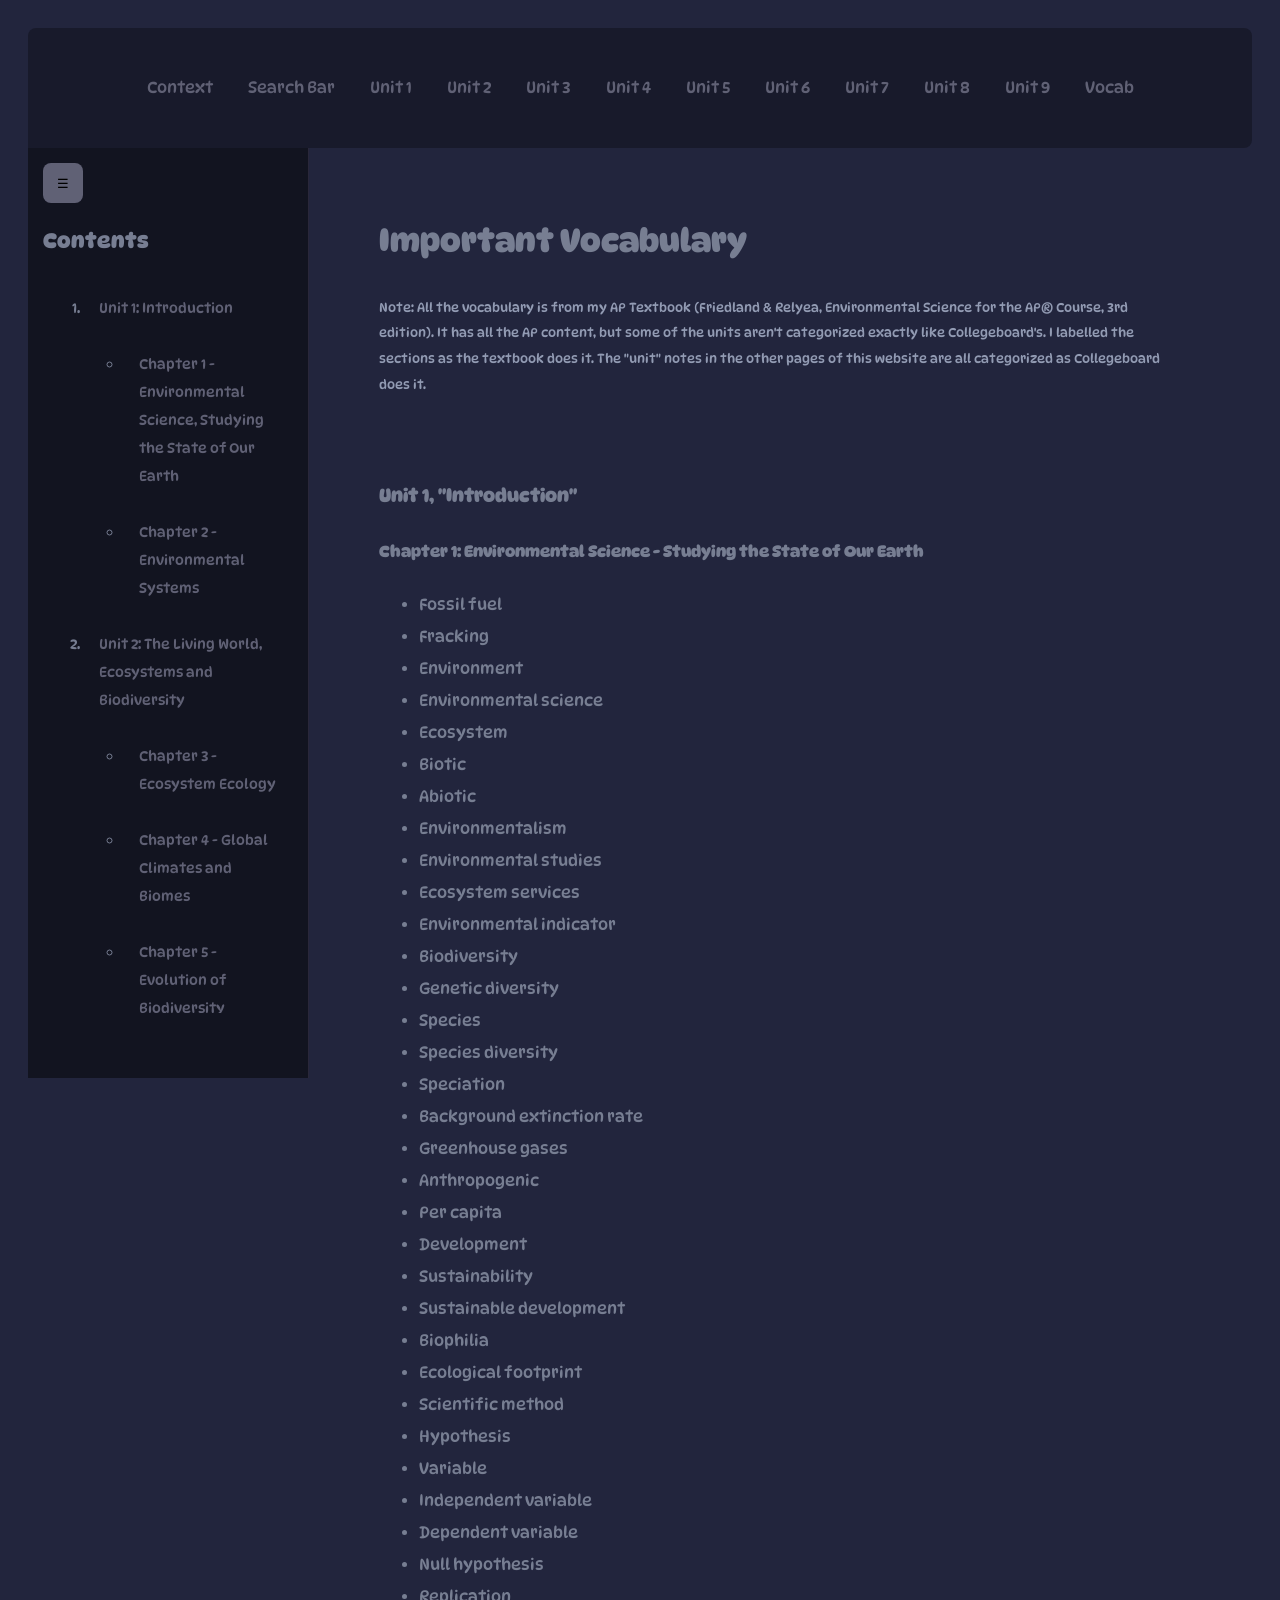
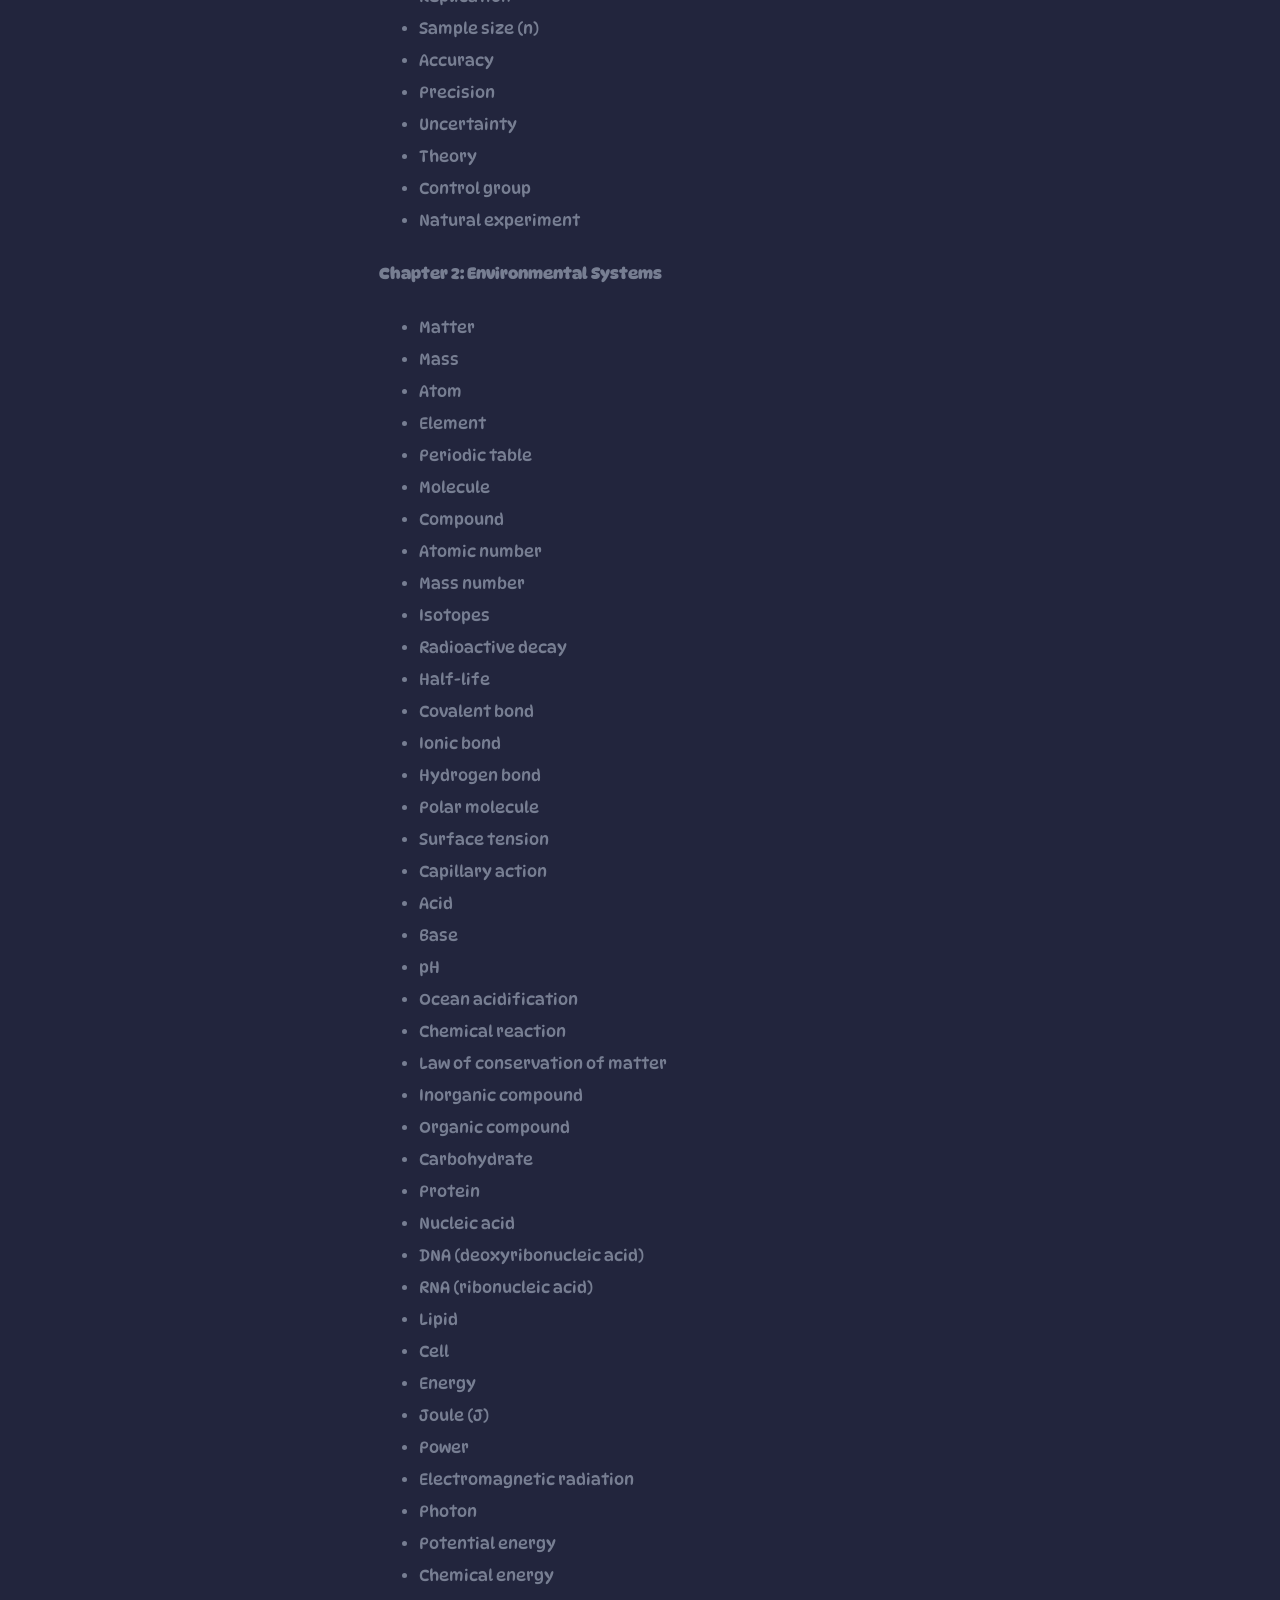
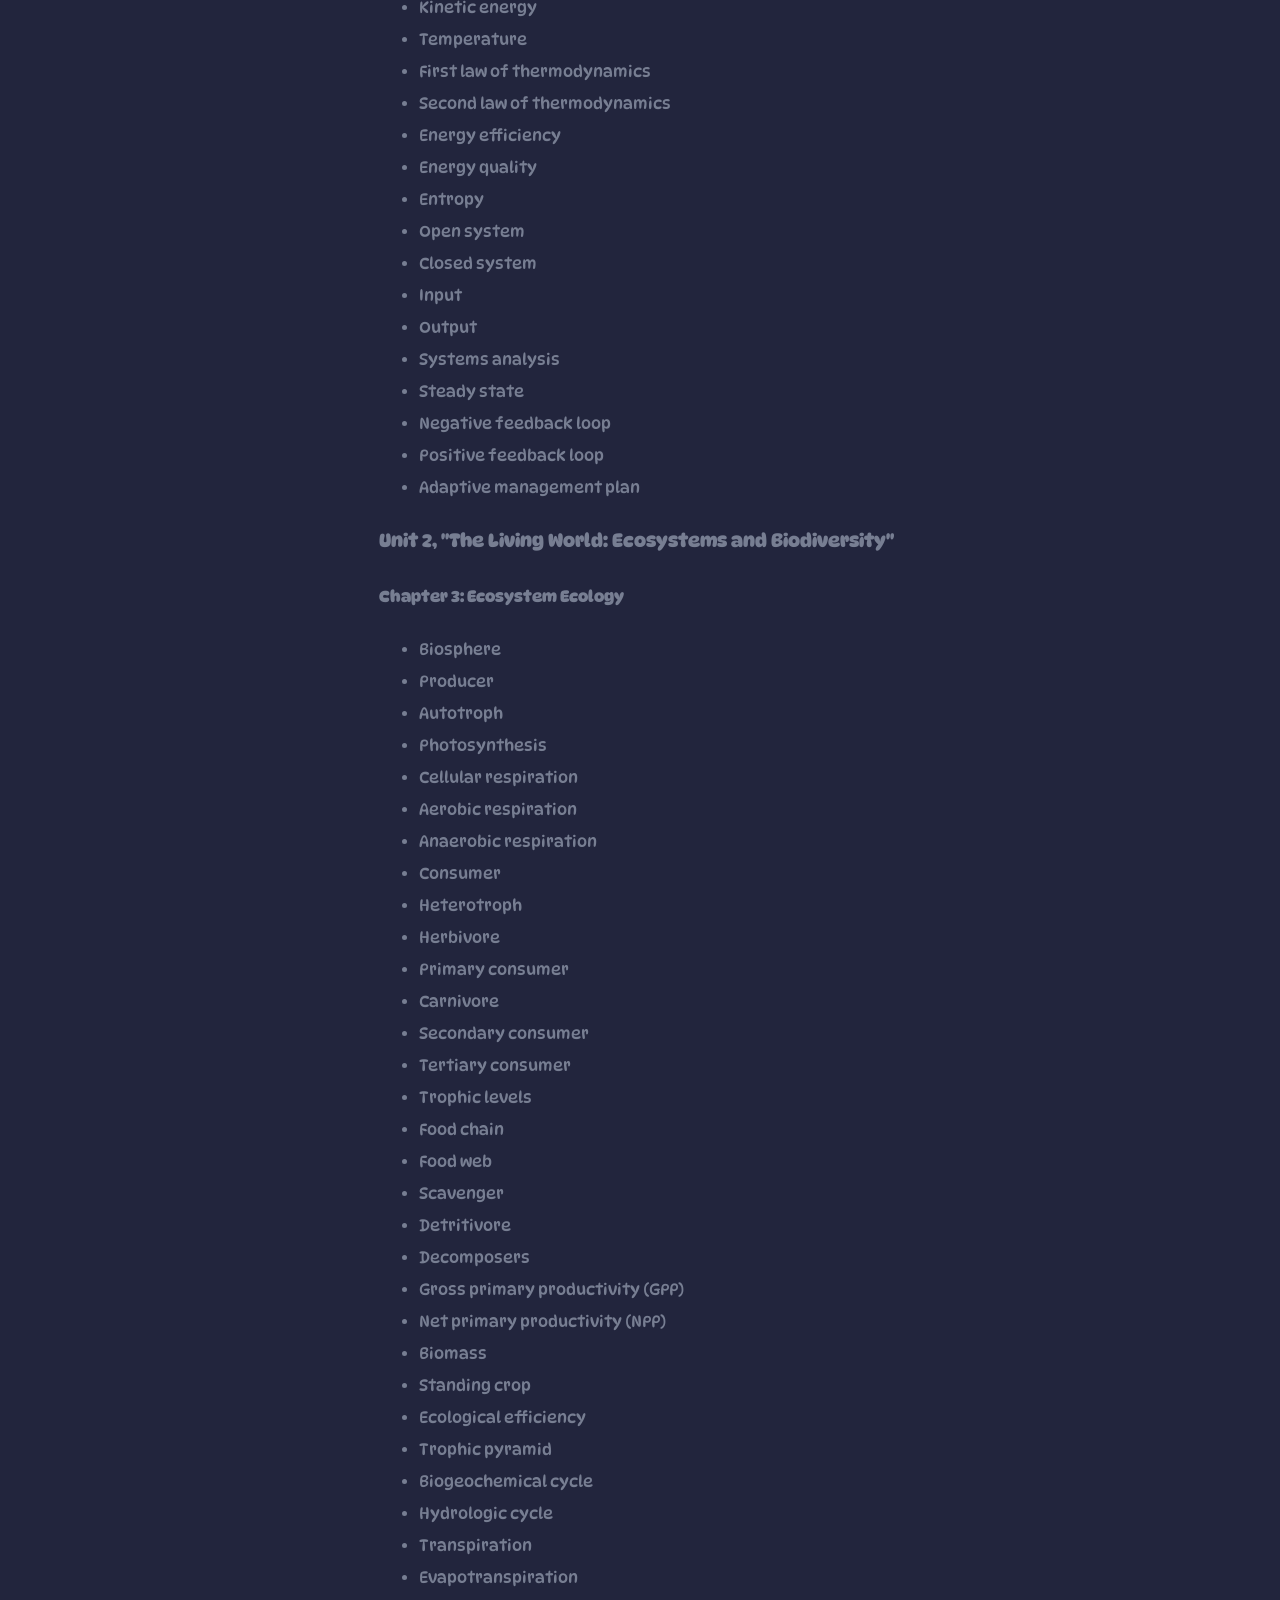
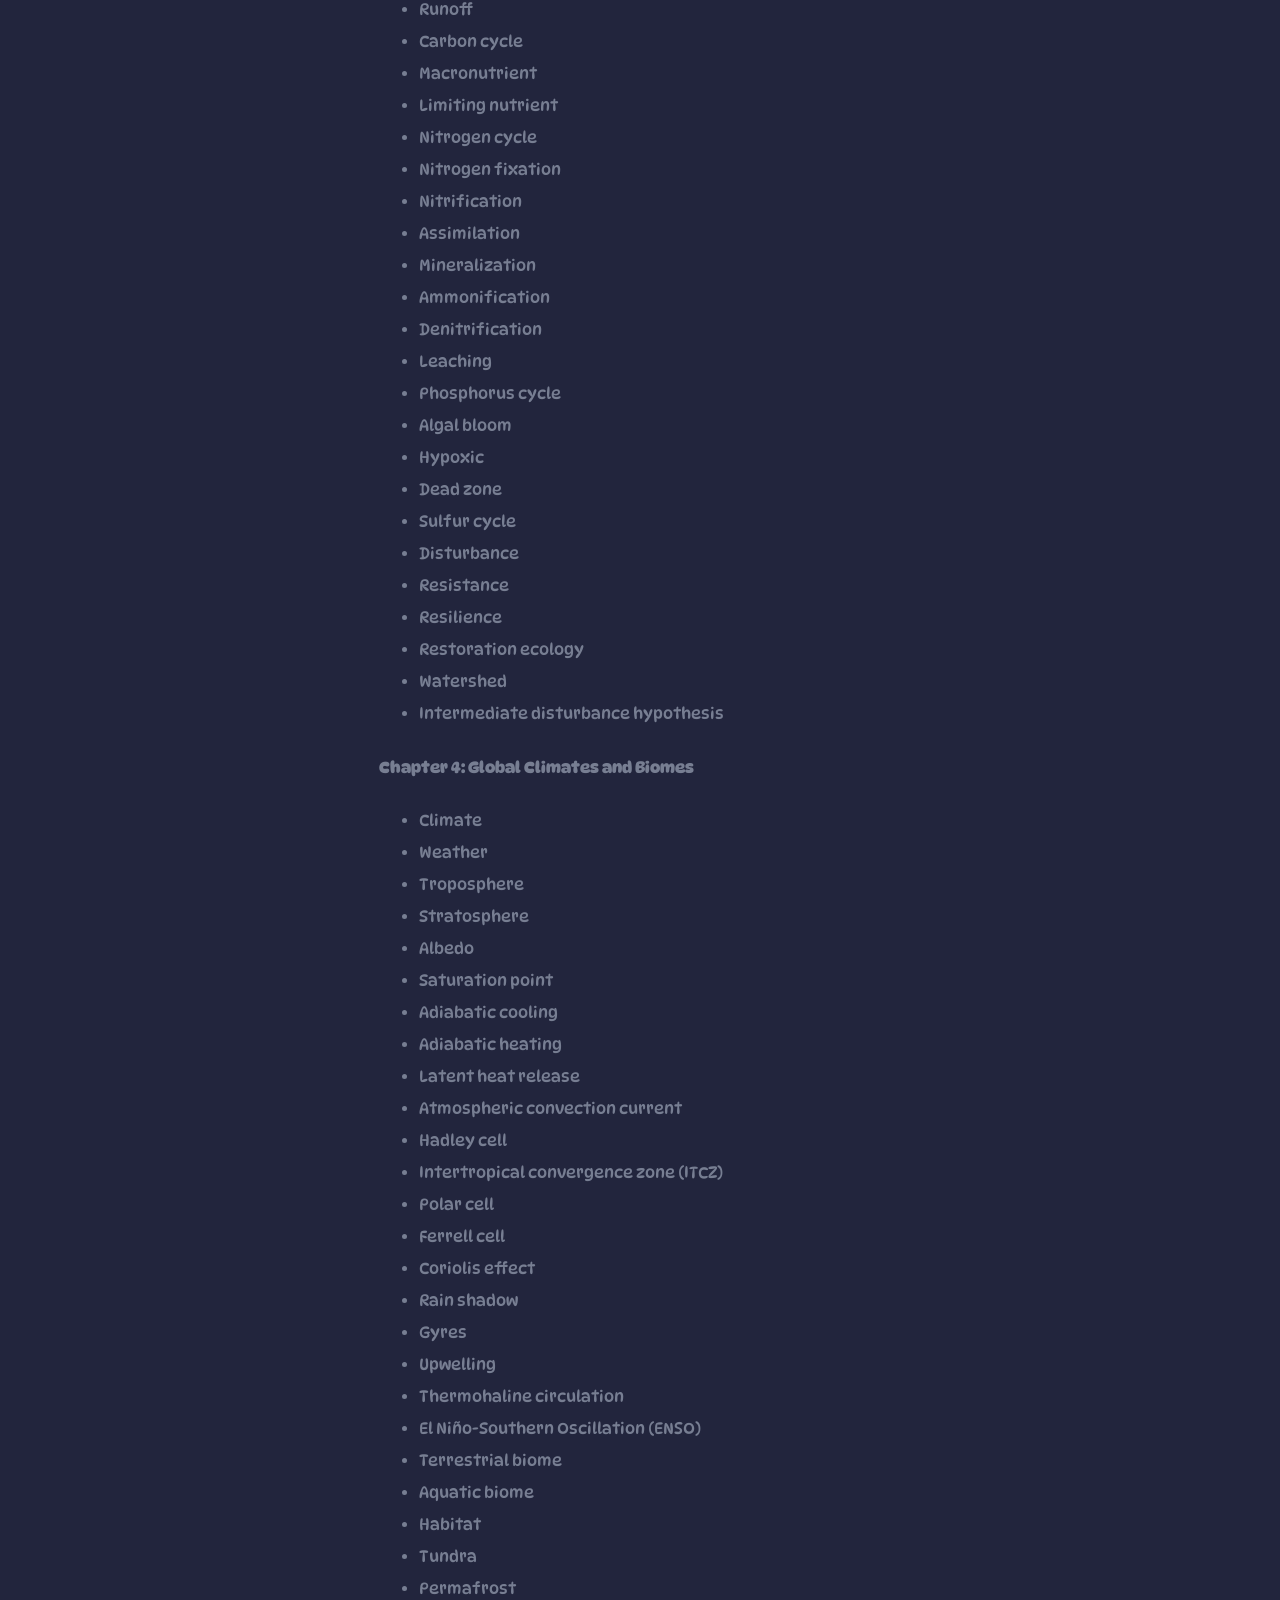
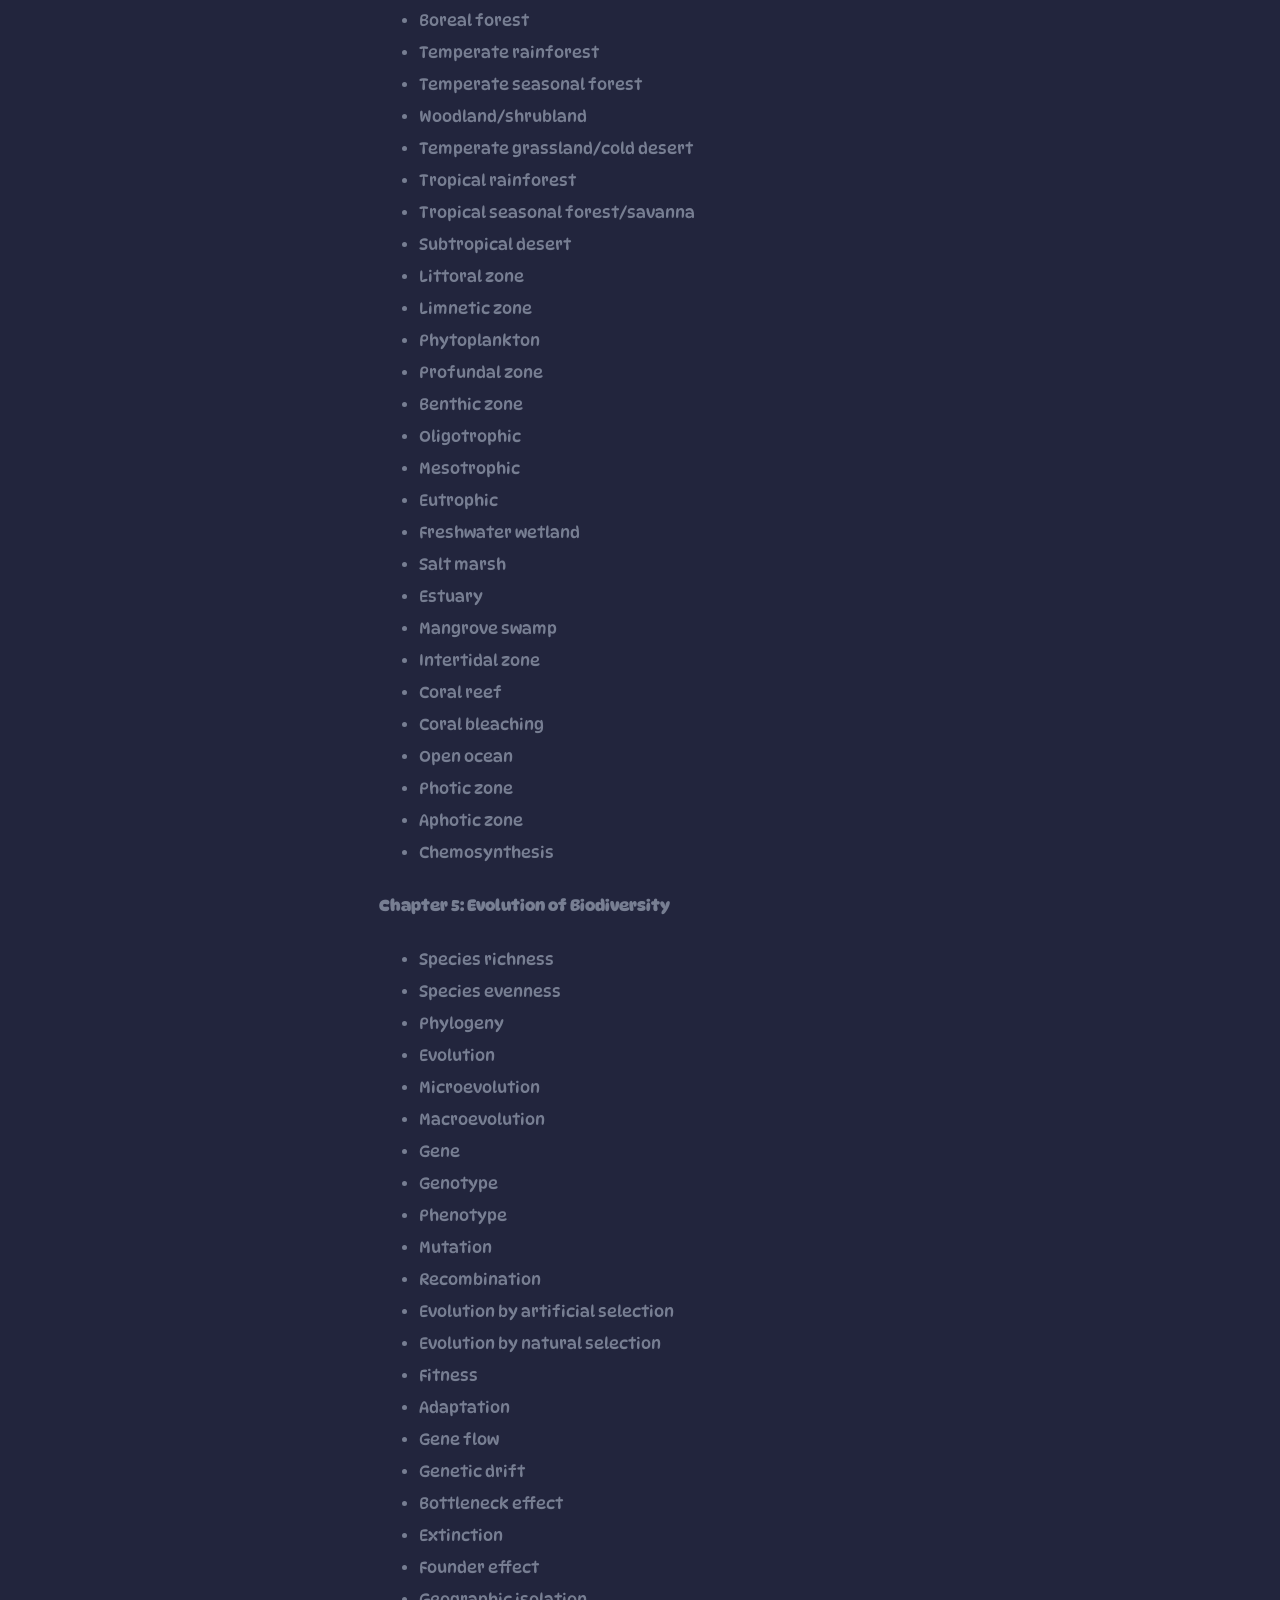
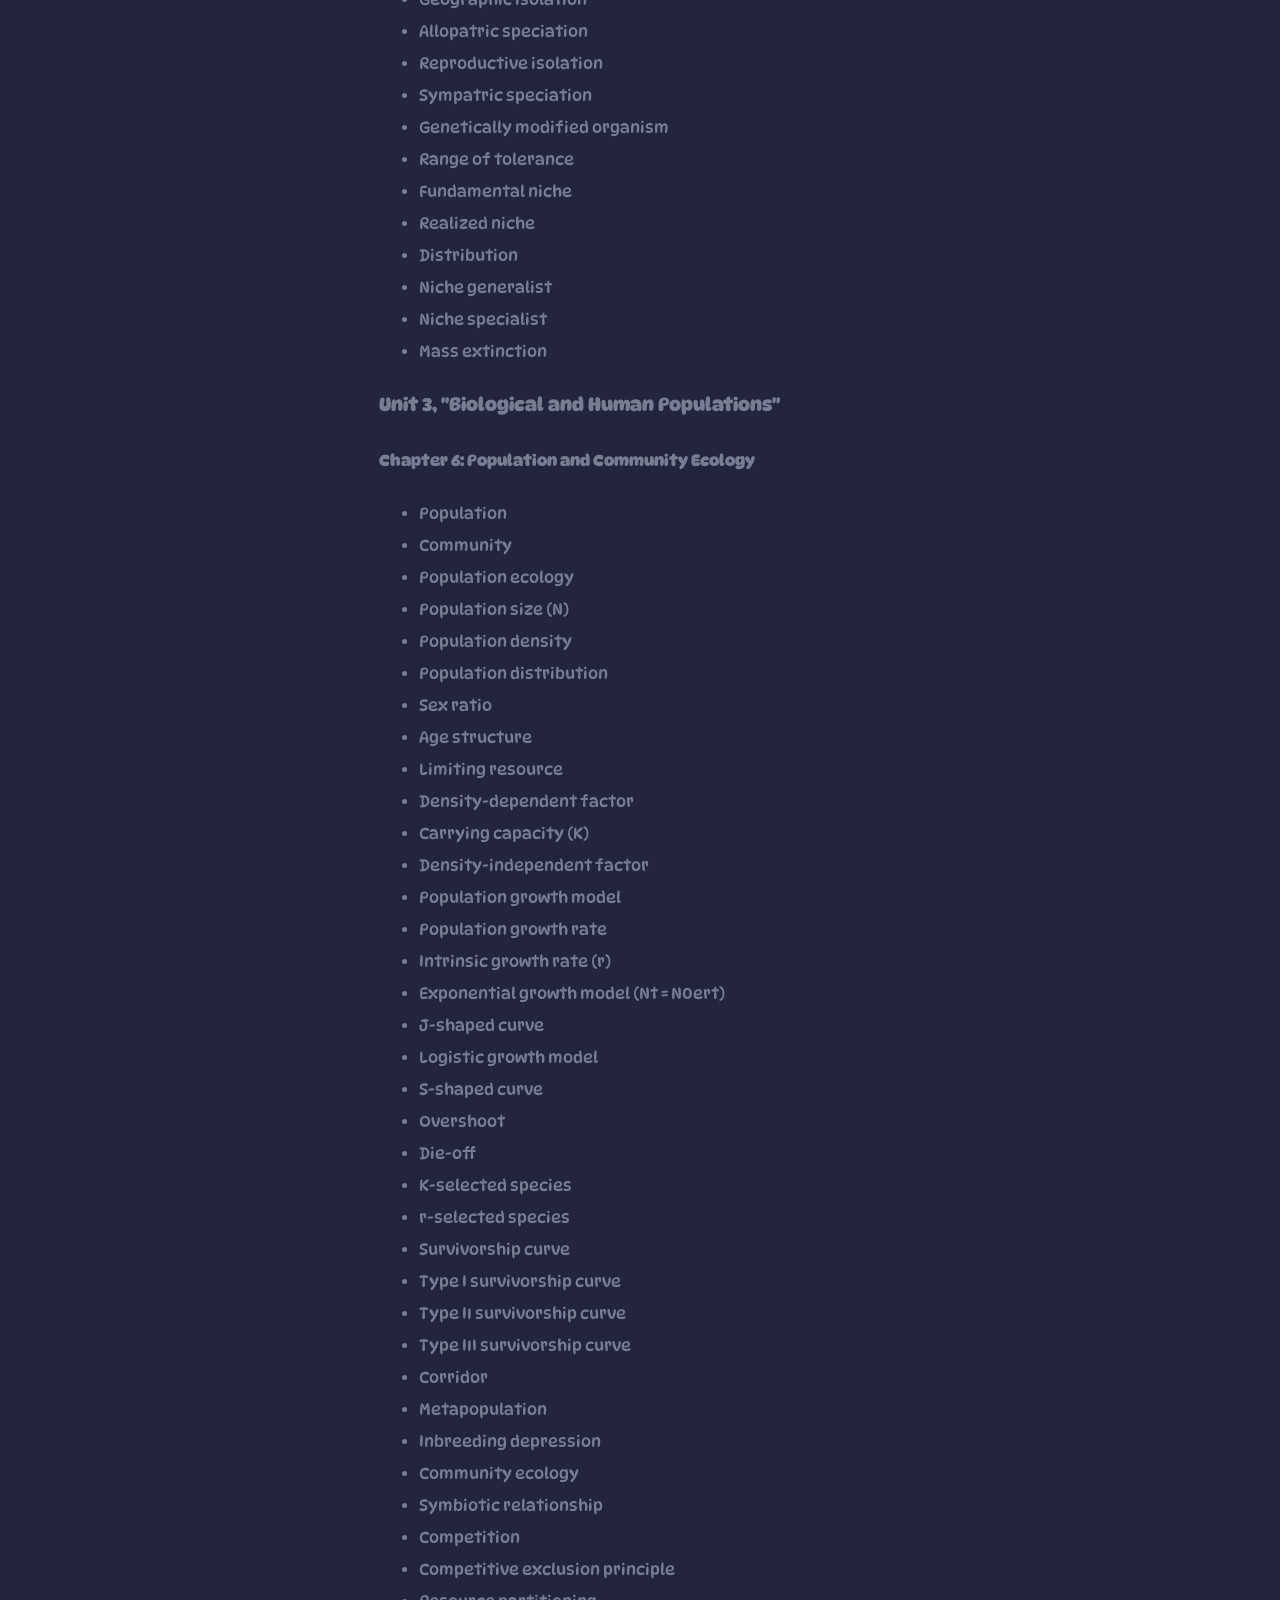
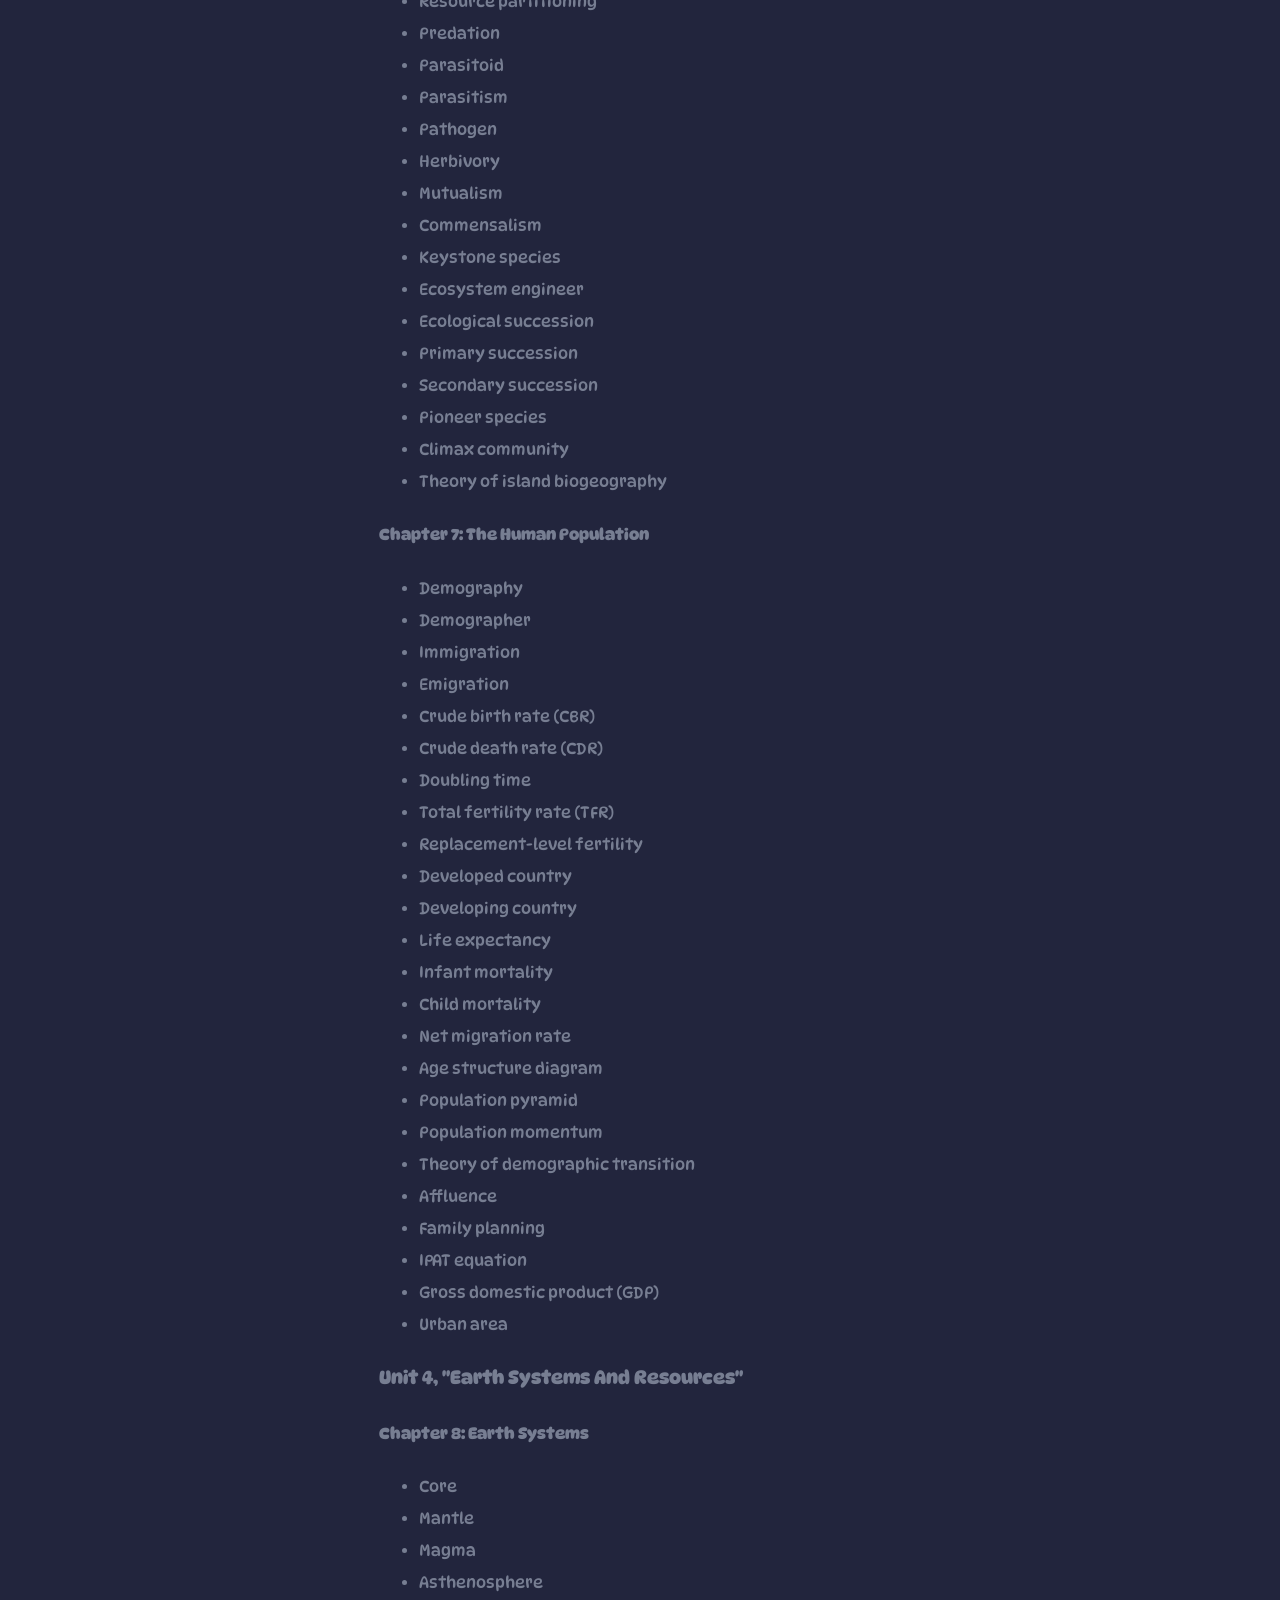
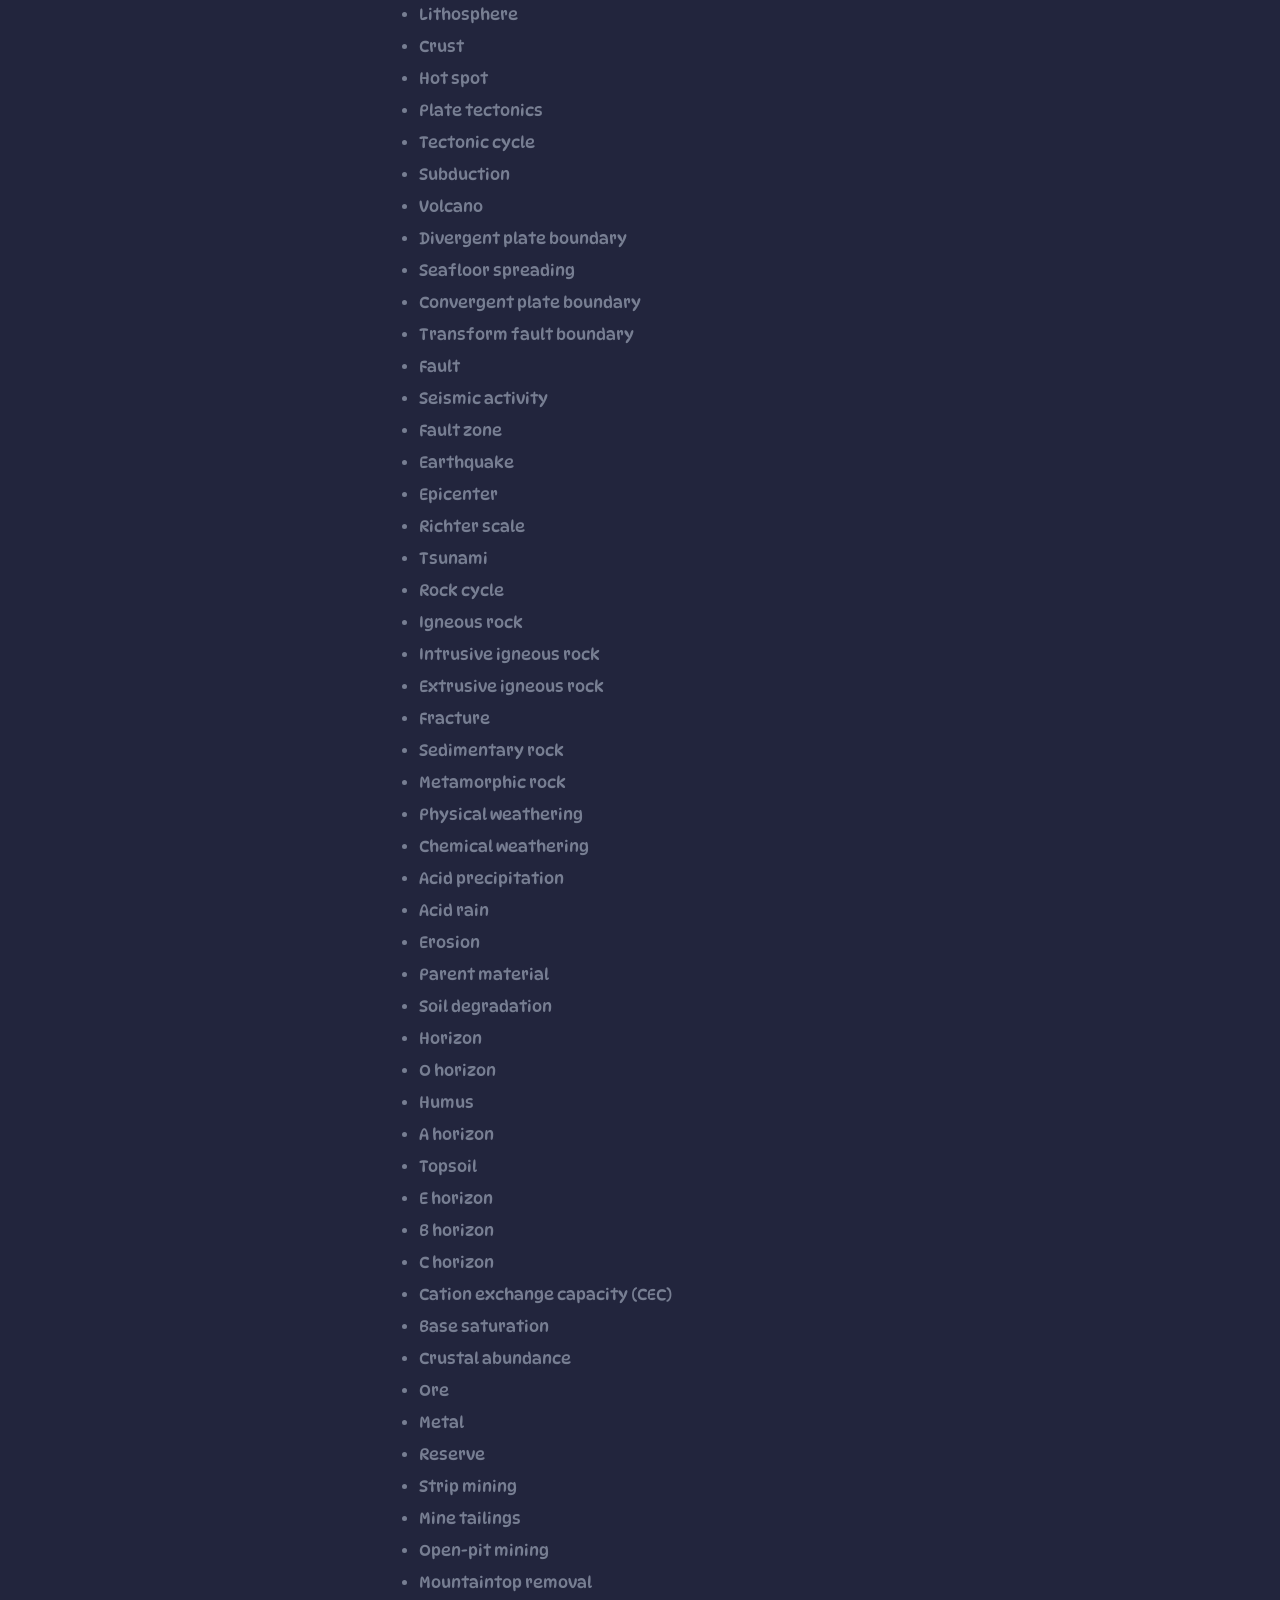
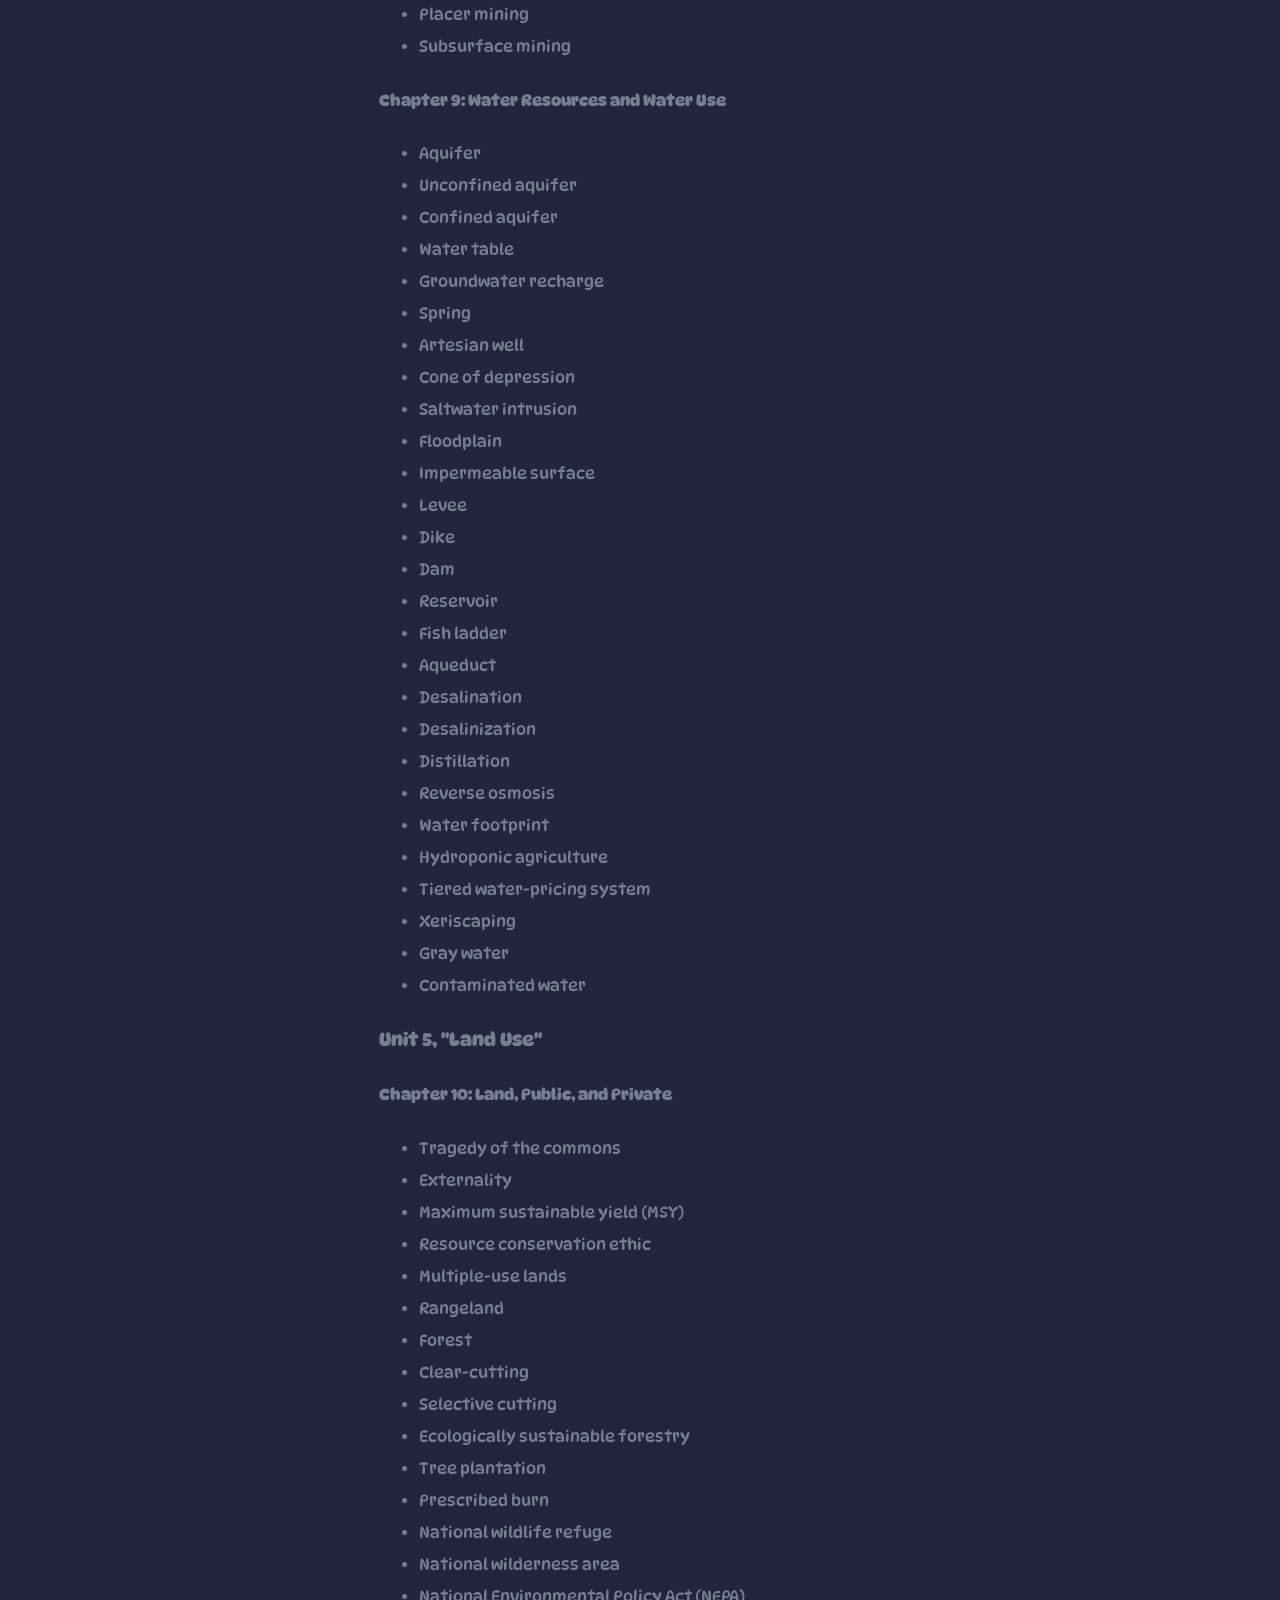
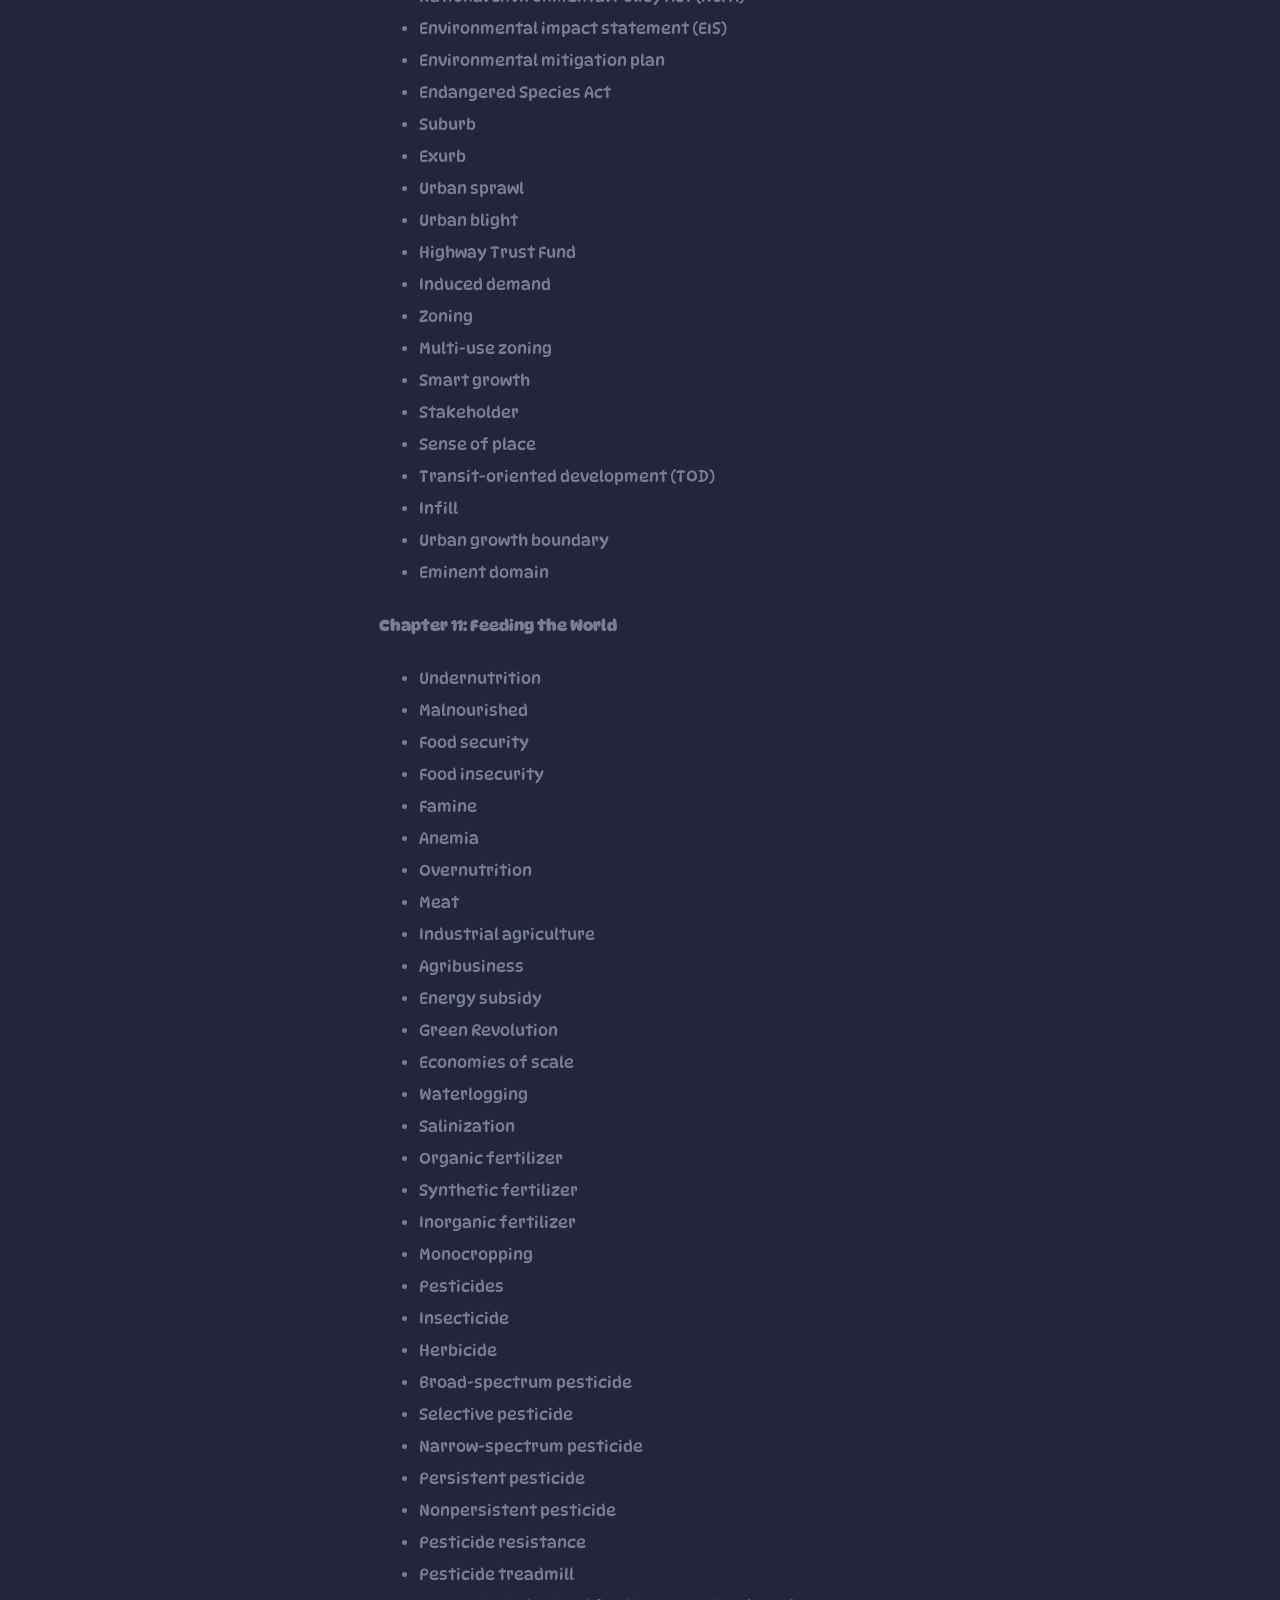
<file: vocab.html>
<!DOCTYPE html>
<html>
	<head>
		<link rel="stylesheet" href="main.css">
		<meta charset="UTF-8" />
        <meta name="viewport" content="width=device-width, initial-scale=1.0" />
    	<title>Vocab</title>
		        <link rel="preconnect" href="https://fonts.googleapis.com">
        <link rel="preconnect" href="https://fonts.gstatic.com" crossorigin>
        <link href="https://fonts.googleapis.com/css2?family=DynaPuff:wght@400..700&display=swap" rel="stylesheet">
    </head>
    <body>
        <nav id="well">
            <a href="./index.html">Context</a>
            <a href="./search.html">Search Bar</a>
            <a href="./unit1.html">Unit 1</a>
            <a href="./unit2.html">Unit 2</a>
            <a href="./unit3.html">Unit 3</a>
            <a href="./unit4.html">Unit 4</a>
            <a href="./unit5.html">Unit 5</a>
            <a href="./unit6.html">Unit 6</a>
            <a href="./unit7.html">Unit 7</a>
            <a href="./unit8.html">Unit 8</a>
            <a href="./unit9.html">Unit 9</a>
            <a href="./vocab.html">Vocab</a>
        </nav>

        <div class="layout">
            <aside class="sidebar" id="sidebar">
                <button id="toggleSidebar">☰</button>
                <h2>Contents</h2>
                <ol class="toc" role="list">
                    <li>
                        <a href="#unit-1-introduction">Unit 1: Introduction</a>
                        <ul class="subtoc">
                            <li><a href="#chapter-1-environmental-science---studying-the-state-of-our-earth">Chapter 1 - Environmental Science, Studying the State of Our Earth</a></li>
                            <li><a href="#chapter-2-environmental-systems">Chapter 2 - Environmental Systems</a></li>
                        </ul>
                    </li>

                    <li>
                        <a href="#unit-2-the-living-world-ecosystems-and-biodiversity">Unit 2: The Living World, Ecosystems and Biodiversity</a>
                        <ul class="subtoc">
                            <li><a href="#chapter-3-ecosystem-ecology">Chapter 3 - Ecosystem Ecology</a></li>
                            <li><a href="#chapter-4-global-climates-and-biomes">Chapter 4 - Global Climates and Biomes</a></li>
                            <li><a href="#chapter-5-evolution-of-biodiversity">Chapter 5 - Evolution of Biodiversity</a></li>
                        </ul>
                    </li>


                    <li>
                        <a href="#unit-3-biological-and-human-populations">Unit 3: Biological and Human Populations</a>
                        <ul class="subtoc">
                            <li><a href="#chapter-6-population-and-community-ecology">Chapter 6 - Population and Community Ecology</a></li>
                            <li><a href="#chapter-7-the-human-population">Chapter 7 - The Human Population</a></li>
                        </ul>
                    </li>

                    <li>
                        <a href="#unit-4-earth-systems-and-resources">Unit 4: Earth Systems And Resources</a>
                        <ul class="subtoc">
                            <li><a href="#chapter-8-earth-systems">Chapter 8 - Earth Systems</a></li>
                            <li><a href="#chapter-9-water-resources-and-water-use">Chapter 9 - Water Resources and Water Use</a></li>
                        </ul>
                    </li>

                    <li>
                        <a href="#unit-5-land-use">Unit 5: Land Use</a>
                        <ul class="subtoc">
                            <li><a href="#chapter-10-land-public-and-private">Chapter 10 - Land, Public, and Private</a></li>
                            <li><a href="#chapter-11-feeding-the-world">Chapter 11 - Feeding the World</a></li>
                        </ul>
                    </li>

                    <li>
                        <a href="#unit-6-energy-resources-and-consumption">Unit 6: Energy Resources and Consumption</a>
                        <ul class="subtoc">
                            <li><a href="#chapter-12-nonrenewable-energy-resources">Chapter 12 - Nonrenewable Energy Resources</a></li>
                            <li><a href="#chapter-13-achieving-energy-sustainability">Chapter 13 - Achieving Energy Sustainability</a></li>
                        </ul>
                    </li>

                    <li>
                        <a href="#unit-7-pollution-aquatic-atmospheric-and-terrestrial">Unit 7: Pollution</a>
                        <ul class="subtoc">
                            <li><a href="#chapter-14-aquatic-pollution">Chapter 14 - Aquatic Pollution</a></li>
                            <li><a href="#chapter-15-atmospheric-pollution-and-ozone-depletion">Chapter 15 - Atmospheric Pollution and Stratospheric Ozone Depletion</a></li>
                            <li><a href="#chapter-16-waste-generation-terrestrial-pollution-and-waste-disposal">Chapter 16 - Waste Generation, Terrestrial Pollution, and Waste Disposal</a></li>
                            <li><a href="#chapter-17-human-health-and-environmental-risks">Chapter 17 - Human Health and Environmental Risks</a></li>
                        </ul>
                    </li>

                        <li>
                        <a href="#unit-8-global-change-and-a-sustainable-future">Unit 8: Global Change and a Sustainable Future</a>
                        <ul class="subtoc">
                            <li><a href="#chapter-18-conservation-of-biodiversity">Chapter 18 - Conservation of Biodiversity</a></li>
                            <li><a href="#chapter-19-global-change">Chapter 19 - Global Change</a></li>
                            <li><a href="#chapter-20-sustainability-economics-and-equity">Chapter 20 - Sustainability, Economics, and Equity</a></li>
                        </ul>
                    </li>
                </ol>
            </aside>
        
            <main class="content">
                <h1>Important Vocabulary</h1>
                <p id="note">Note:   All the vocabulary is from my AP Textbook (Friedland & Relyea, Environmental Science for the AP® Course, 3rd edition). It has all the AP content, but some of the units aren't categorized exactly like Collegeboard's. I labelled the sections as the textbook does it. The "unit" notes in the other pages of this website are all categorized as Collegeboard does it.</p>
                <h3>Unit 1, "Introduction"</h3>
                <h4>Chapter 1: Environmental Science - Studying the State of Our Earth</h4>
                    <ul>
                        <li>Fossil fuel</li>
                        <li>Fracking</li>
                        <li>Environment</li>
                        <li>Environmental science</li>
                        <li>Ecosystem</li>
                        <li>Biotic</li>
                        <li>Abiotic</li>
                        <li>Environmentalism</li>
                        <li>Environmental studies</li>
                        <li>Ecosystem services</li>
                        <li>Environmental indicator</li>
                        <li>Biodiversity</li>
                        <li>Genetic diversity</li>
                        <li>Species</li>
                        <li>Species diversity</li>
                        <li>Speciation</li>
                        <li>Background extinction rate</li>
                        <li>Greenhouse gases</li>
                        <li>Anthropogenic</li>
                        <li>Per capita</li>
                        <li>Development</li>
                        <li>Sustainability</li>
                        <li>Sustainable development</li>
                        <li>Biophilia</li>
                        <li>Ecological footprint</li>
                        <li>Scientific method</li>
                        <li>Hypothesis</li>
                        <li>Variable</li>
                        <li>Independent variable</li>
                        <li>Dependent variable</li>
                        <li>Null hypothesis</li>
                        <li>Replication</li>
                        <li>Sample size (n)</li>
                        <li>Accuracy</li>
                        <li>Precision</li>
                        <li>Uncertainty</li>
                        <li>Theory</li>
                        <li>Control group</li>
                        <li>Natural experiment</li>
                    </ul>
                <h4>Chapter 2: Environmental Systems</h4>
                    <ul>
                        <li>Matter</li>
                        <li>Mass</li>
                        <li>Atom</li>
                        <li>Element</li>
                        <li>Periodic table</li>
                        <li>Molecule</li>
                        <li>Compound</li>
                        <li>Atomic number</li>
                        <li>Mass number</li>
                        <li>Isotopes</li>
                        <li>Radioactive decay</li>
                        <li>Half-life</li>
                        <li>Covalent bond</li>
                        <li>Ionic bond</li>
                        <li>Hydrogen bond</li>
                        <li>Polar molecule</li>
                        <li>Surface tension</li>
                        <li>Capillary action</li>
                        <li>Acid</li>
                        <li>Base</li>
                        <li>pH</li>
                        <li>Ocean acidification</li>
                        <li>Chemical reaction</li>
                        <li>Law of conservation of matter</li>
                        <li>Inorganic compound</li>
                        <li>Organic compound</li>
                        <li>Carbohydrate</li>
                        <li>Protein</li>
                        <li>Nucleic acid</li>
                        <li>DNA (deoxyribonucleic acid)</li>
                        <li>RNA (ribonucleic acid)</li>
                        <li>Lipid</li>
                        <li>Cell</li>
                        <li>Energy</li>
                        <li>Joule (J)</li>
                        <li>Power</li>
                        <li>Electromagnetic radiation</li>
                        <li>Photon</li>
                        <li>Potential energy</li>
                        <li>Chemical energy</li>
                        <li>Kinetic energy</li>
                        <li>Temperature</li>
                        <li>First law of thermodynamics</li>
                        <li>Second law of thermodynamics</li>
                        <li>Energy efficiency</li>
                        <li>Energy quality</li>
                        <li>Entropy</li>
                        <li>Open system</li>
                        <li>Closed system</li>
                        <li>Input</li>
                        <li>Output</li>
                        <li>Systems analysis</li>
                        <li>Steady state</li>
                        <li>Negative feedback loop</li>
                        <li>Positive feedback loop</li>
                        <li id="GIVEMEMORESPACE">Adaptive management plan</li>
                    </ul>
                <h3>Unit 2, "The Living World: Ecosystems and Biodiversity"</h3>
                <h4>Chapter 3: Ecosystem Ecology</h4>
                    <ul>
                        <li>Biosphere</li>
                        <li>Producer</li>
                        <li>Autotroph</li>
                        <li>Photosynthesis</li>
                        <li>Cellular respiration</li>
                        <li>Aerobic respiration</li>
                        <li>Anaerobic respiration</li>
                        <li>Consumer</li>
                        <li>Heterotroph</li>
                        <li>Herbivore</li>
                        <li>Primary consumer</li>
                        <li>Carnivore</li>
                        <li>Secondary consumer</li>
                        <li>Tertiary consumer</li>
                        <li>Trophic levels</li>
                        <li>Food chain</li>
                        <li>Food web</li>
                        <li>Scavenger</li>
                        <li>Detritivore</li>
                        <li>Decomposers</li>
                        <li>Gross primary productivity (GPP)</li>
                        <li>Net primary productivity (NPP)</li>
                        <li>Biomass</li>
                        <li>Standing crop</li>
                        <li>Ecological efficiency</li>
                        <li>Trophic pyramid</li>
                        <li>Biogeochemical cycle</li>
                        <li>Hydrologic cycle</li>
                        <li>Transpiration</li>
                        <li>Evapotranspiration</li>
                        <li>Runoff</li>
                        <li>Carbon cycle</li>
                        <li>Macronutrient</li>
                        <li>Limiting nutrient</li>
                        <li>Nitrogen cycle</li>
                        <li>Nitrogen fixation</li>
                        <li>Nitrification</li>
                        <li>Assimilation</li>
                        <li>Mineralization</li>
                        <li>Ammonification</li>
                        <li>Denitrification</li>
                        <li>Leaching</li>
                        <li>Phosphorus cycle</li>
                        <li>Algal bloom</li>
                        <li>Hypoxic</li>
                        <li>Dead zone</li>
                        <li>Sulfur cycle</li>
                        <li>Disturbance</li>
                        <li>Resistance</li>
                        <li>Resilience</li>
                        <li>Restoration ecology</li>
                        <li>Watershed</li>
                        <li>Intermediate disturbance hypothesis</li>
                    </ul>
                <h4>Chapter 4: Global Climates and Biomes</h4>
                    <ul>
                        <li>Climate</li>
                        <li>Weather</li>
                        <li>Troposphere</li>
                        <li>Stratosphere</li>
                        <li>Albedo</li>
                        <li>Saturation point</li>
                        <li>Adiabatic cooling</li>
                        <li>Adiabatic heating</li>
                        <li>Latent heat release</li>
                        <li>Atmospheric convection current</li>
                        <li>Hadley cell</li>
                        <li>Intertropical convergence zone (ITCZ)</li>
                        <li>Polar cell</li>
                        <li>Ferrell cell</li>
                        <li>Coriolis effect</li>
                        <li>Rain shadow</li>
                        <li>Gyres</li>
                        <li>Upwelling</li>
                        <li>Thermohaline circulation</li>
                        <li>El Niño-Southern Oscillation (ENSO)</li>
                        <li>Terrestrial biome</li>
                        <li>Aquatic biome</li>
                        <li>Habitat</li>
                        <li>Tundra</li>
                        <li>Permafrost</li>
                        <li>Boreal forest</li>
                        <li>Temperate rainforest</li>
                        <li>Temperate seasonal forest</li>
                        <li>Woodland/shrubland</li>
                        <li>Temperate grassland/cold desert</li>
                        <li>Tropical rainforest</li>
                        <li>Tropical seasonal forest/savanna</li>
                        <li>Subtropical desert</li>
                        <li>Littoral zone</li>
                        <li>Limnetic zone</li>
                        <li>Phytoplankton</li>
                        <li>Profundal zone</li>
                        <li>Benthic zone</li>
                        <li>Oligotrophic</li>
                        <li>Mesotrophic</li>
                        <li>Eutrophic</li>
                        <li>Freshwater wetland</li>
                        <li>Salt marsh</li>
                        <li>Estuary</li>
                        <li>Mangrove swamp</li>
                        <li>Intertidal zone</li>
                        <li>Coral reef</li>
                        <li>Coral bleaching</li>
                        <li>Open ocean</li>
                        <li>Photic zone</li>
                        <li>Aphotic zone</li>
                        <li>Chemosynthesis</li>
                    </ul>
                <h4>Chapter 5: Evolution of Biodiversity</h4>
                    <ul>
                        <li>Species richness</li>
                        <li>Species evenness</li>
                        <li>Phylogeny</li>
                        <li>Evolution</li>
                        <li>Microevolution</li>
                        <li>Macroevolution</li>
                        <li>Gene</li>
                        <li>Genotype</li>
                        <li>Phenotype</li>
                        <li>Mutation</li>
                        <li>Recombination</li>
                        <li>Evolution by artificial selection</li>
                        <li>Evolution by natural selection</li>
                        <li>Fitness</li>
                        <li>Adaptation</li>
                        <li>Gene flow</li>
                        <li>Genetic drift</li>
                        <li>Bottleneck effect</li>
                        <li>Extinction</li>
                        <li>Founder effect</li>
                        <li>Geographic isolation</li>
                        <li>Allopatric speciation</li>
                        <li>Reproductive isolation</li>
                        <li>Sympatric speciation</li>
                        <li>Genetically modified organism</li>
                        <li>Range of tolerance</li>
                        <li>Fundamental niche</li>
                        <li>Realized niche</li>
                        <li>Distribution</li>
                        <li>Niche generalist</li>
                        <li>Niche specialist</li>
                        <li id="GIVEMEMORESPACE">Mass extinction</li>
                    </ul>
                <h3>Unit 3, "Biological and Human Populations"</h3>
                <h4>Chapter 6: Population and Community Ecology</h4>
                    <ul>
                        <li>Population</li>
                        <li>Community</li>
                        <li>Population ecology</li>
                        <li>Population size (N)</li>
                        <li>Population density</li>
                        <li>Population distribution</li>
                        <li>Sex ratio</li>
                        <li>Age structure</li>
                        <li>Limiting resource</li>
                        <li>Density-dependent factor</li>
                        <li>Carrying capacity (K)</li>
                        <li>Density-independent factor</li>
                        <li>Population growth model</li>
                        <li>Population growth rate</li>
                        <li>Intrinsic growth rate (r)</li>
                        <li>Exponential growth model (Nt = N0ert)</li>
                        <li>J-shaped curve</li>
                        <li>Logistic growth model</li>
                        <li>S-shaped curve</li>
                        <li>Overshoot</li>
                        <li>Die-off</li>
                        <li>K-selected species</li>
                        <li>r-selected species</li>
                        <li>Survivorship curve</li>
                        <li>Type I survivorship curve</li>
                        <li>Type II survivorship curve</li>
                        <li>Type III survivorship curve</li>
                        <li>Corridor</li>
                        <li>Metapopulation</li>
                        <li>Inbreeding depression</li>
                        <li>Community ecology</li>
                        <li>Symbiotic relationship</li>
                        <li>Competition</li>
                        <li>Competitive exclusion principle</li>
                        <li>Resource partitioning</li>
                        <li>Predation</li>
                        <li>Parasitoid</li>
                        <li>Parasitism</li>
                        <li>Pathogen</li>
                        <li>Herbivory</li>
                        <li>Mutualism</li>
                        <li>Commensalism</li>
                        <li>Keystone species</li>
                        <li>Ecosystem engineer</li>
                        <li>Ecological succession</li>
                        <li>Primary succession</li>
                        <li>Secondary succession</li>
                        <li>Pioneer species</li>
                        <li>Climax community</li>
                        <li>Theory of island biogeography</li>
                    </ul>
                <h4>Chapter 7: The Human Population</h4>
                    <ul>
                        <li>Demography</li>
                        <li>Demographer</li>
                        <li>Immigration</li>
                        <li>Emigration</li>
                        <li>Crude birth rate (CBR)</li>
                        <li>Crude death rate (CDR)</li>
                        <li>Doubling time</li>
                        <li>Total fertility rate (TFR)</li>
                        <li>Replacement-level fertility</li>
                        <li>Developed country</li>
                        <li>Developing country</li>
                        <li>Life expectancy</li>
                        <li>Infant mortality</li>
                        <li>Child mortality</li>
                        <li>Net migration rate</li>
                        <li>Age structure diagram</li>
                        <li>Population pyramid</li>
                        <li>Population momentum</li>
                        <li>Theory of demographic transition</li>
                        <li>Affluence</li>
                        <li>Family planning</li>
                        <li>IPAT equation</li>
                        <li>Gross domestic product (GDP)</li>
                        <li id="GIVEMEMORESPACE">Urban area</li>
                    </ul>
                <h3>Unit 4, "Earth Systems And Resources"</h3>
                <h4>Chapter 8: Earth Systems</h4>
                    <ul>
                        <li>Core</li>
                        <li>Mantle</li>
                        <li>Magma</li>
                        <li>Asthenosphere</li>
                        <li>Lithosphere</li>
                        <li>Crust</li>
                        <li>Hot spot</li>
                        <li>Plate tectonics</li>
                        <li>Tectonic cycle</li>
                        <li>Subduction</li>
                        <li>Volcano</li>
                        <li>Divergent plate boundary</li>
                        <li>Seafloor spreading</li>
                        <li>Convergent plate boundary</li>
                        <li>Transform fault boundary</li>
                        <li>Fault</li>
                        <li>Seismic activity</li>
                        <li>Fault zone</li>
                        <li>Earthquake</li>
                        <li>Epicenter</li>
                        <li>Richter scale</li>
                        <li>Tsunami</li>
                        <li>Rock cycle</li>
                        <li>Igneous rock</li>
                        <li>Intrusive igneous rock</li>
                        <li>Extrusive igneous rock</li>
                        <li>Fracture</li>
                        <li>Sedimentary rock</li>
                        <li>Metamorphic rock</li>
                        <li>Physical weathering</li>
                        <li>Chemical weathering</li>
                        <li>Acid precipitation</li>
                        <li>Acid rain</li>
                        <li>Erosion</li>
                        <li>Parent material</li>
                        <li>Soil degradation</li>
                        <li>Horizon</li>
                        <li>O horizon</li>
                        <li>Humus</li>
                        <li>A horizon</li>
                        <li>Topsoil</li>
                        <li>E horizon</li>
                        <li>B horizon</li>
                        <li>C horizon</li>
                        <li>Cation exchange capacity (CEC)</li>
                        <li>Base saturation</li>
                        <li>Crustal abundance</li>
                        <li>Ore</li>
                        <li>Metal</li>
                        <li>Reserve</li>
                        <li>Strip mining</li>
                        <li>Mine tailings</li>
                        <li>Open-pit mining</li>
                        <li>Mountaintop removal</li>
                        <li>Placer mining</li>
                        <li>Subsurface mining</li>
                    </ul>
                <h4>Chapter 9: Water Resources and Water Use</h4>
                    <ul>
                        <li>Aquifer</li>
                        <li>Unconfined aquifer</li>
                        <li>Confined aquifer</li>
                        <li>Water table</li>
                        <li>Groundwater recharge</li>
                        <li>Spring</li>
                        <li>Artesian well</li>
                        <li>Cone of depression</li>
                        <li>Saltwater intrusion</li>
                        <li>Floodplain</li>
                        <li>Impermeable surface</li>
                        <li>Levee</li>
                        <li>Dike</li>
                        <li>Dam</li>
                        <li>Reservoir</li>
                        <li>Fish ladder</li>
                        <li>Aqueduct</li>
                        <li>Desalination</li>
                        <li>Desalinization</li>
                        <li>Distillation</li>
                        <li>Reverse osmosis</li>
                        <li>Water footprint</li>
                        <li>Hydroponic agriculture</li>
                        <li>Tiered water-pricing system</li>
                        <li>Xeriscaping</li>
                        <li>Gray water</li>
                        <li id="GIVEMEMORESPACE">Contaminated water</li>
                    </ul>
                <h3>Unit 5, "Land Use"</h3>
                <h4>Chapter 10: Land, Public, and Private</h4>
                    <ul>
                        <li>Tragedy of the commons</li>
                        <li>Externality</li>
                        <li>Maximum sustainable yield (MSY)</li>
                        <li>Resource conservation ethic</li>
                        <li>Multiple-use lands</li>
                        <li>Rangeland</li>
                        <li>Forest</li>
                        <li>Clear-cutting</li>
                        <li>Selective cutting</li>
                        <li>Ecologically sustainable forestry</li>
                        <li>Tree plantation</li>
                        <li>Prescribed burn</li>
                        <li>National wildlife refuge</li>
                        <li>National wilderness area</li>
                        <li>National Environmental Policy Act (NEPA)</li>
                        <li>Environmental impact statement (EIS)</li>
                        <li>Environmental mitigation plan</li>
                        <li>Endangered Species Act</li>
                        <li>Suburb</li>
                        <li>Exurb</li>
                        <li>Urban sprawl</li>
                        <li>Urban blight</li>
                        <li>Highway Trust Fund</li>
                        <li>Induced demand</li>
                        <li>Zoning</li>
                        <li>Multi-use zoning</li>
                        <li>Smart growth</li>
                        <li>Stakeholder</li>
                        <li>Sense of place</li>
                        <li>Transit-oriented development (TOD)</li>
                        <li>Infill</li>
                        <li>Urban growth boundary</li>
                        <li>Eminent domain</li>
                    </ul>
                <h4>Chapter 11: Feeding the World</h4>
                    <ul>
                        <li>Undernutrition</li>
                        <li>Malnourished</li>
                        <li>Food security</li>
                        <li>Food insecurity</li>
                        <li>Famine</li>
                        <li>Anemia</li>
                        <li>Overnutrition</li>
                        <li>Meat</li>
                        <li>Industrial agriculture</li>
                        <li>Agribusiness</li>
                        <li>Energy subsidy</li>
                        <li>Green Revolution</li>
                        <li>Economies of scale</li>
                        <li>Waterlogging</li>
                        <li>Salinization</li>
                        <li>Organic fertilizer</li>
                        <li>Synthetic fertilizer</li>
                        <li>Inorganic fertilizer</li>
                        <li>Monocropping</li>
                        <li>Pesticides</li>
                        <li>Insecticide</li>
                        <li>Herbicide</li>
                        <li>Broad-spectrum pesticide</li>
                        <li>Selective pesticide</li>
                        <li>Narrow-spectrum pesticide</li>
                        <li>Persistent pesticide</li>
                        <li>Nonpersistent pesticide</li>
                        <li>Pesticide resistance</li>
                        <li>Pesticide treadmill</li>
                        <li>Concentrated animal feeding operation (CAFO)</li>
                        <li>Aquaculture</li>
                        <li>Fishery</li>
                        <li>Fishery collapse</li>
                        <li>Bycatch</li>
                        <li>Shifting agriculture</li>
                        <li>Soil compaction</li>
                        <li>Desertification</li>
                        <li>Nomadic grazing</li>
                        <li>Sustainable agriculture</li>
                        <li>Intercropping</li>
                        <li>Crop rotation</li>
                        <li>Agroforestry</li>
                        <li>Contour plowing</li>
                        <li>Perennial plant</li>
                        <li>Annual plant</li>
                        <li>No-till agriculture</li>
                        <li>Integrated pest management (IPM)</li>
                        <li>Organic agriculture</li>
                        <li id="GIVEMEMORESPACE">Individual transferable quota (ITQ)</li>
                    </ul>
                <h3>Unit 6, "Energy Resources and Consumption"</h3>
                <h4>Chapter 12: Nonrenewable Energy Resources</h4>
                    <ul>
                        <li>Fossil fuel</li>
                        <li>Nonrenewable energy resource</li>
                        <li>Nuclear fuel</li>
                        <li>Commercial energy source</li>
                        <li>Subsistence energy source</li>
                        <li>Energy carrier</li>
                        <li>Turbine</li>
                        <li>Electrical grid</li>
                        <li>Combined cycle</li>
                        <li>Capacity</li>
                        <li>Capacity factor</li>
                        <li>Cogeneration</li>
                        <li>Combined heat and power</li>
                        <li>Coal</li>
                        <li>Petroleum</li>
                        <li>Crude oil</li>
                        <li>Oil sands</li>
                        <li>Bitumen</li>
                        <li>CTL (coal to liquid)</li>
                        <li>Energy intensity</li>
                        <li>Hubbert curve</li>
                        <li>Peak oil</li>
                        <li>Fission</li>
                        <li>Fuel rod</li>
                        <li>Control rod</li>
                        <li>Radioactive waste</li>
                        <li>Becquerel (Bq)</li>
                        <li>Curie</li>
                        <li>Nuclear fusion</li>
                    </ul>
                <h4>Chapter 13: Achieving Energy Sustainability</h4>
                    <ul>
                        <li>Energy conservation</li>
                        <li>Tiered rate system</li>
                        <li>Peak demand</li>
                        <li>Passive solar design</li>
                        <li>Thermal mass</li>
                        <li>Potentially renewable</li>
                        <li>Nondepletable</li>
                        <li>Renewable</li>
                        <li>Biofuel</li>
                        <li>Modern carbon</li>
                        <li>Fossil carbon</li>
                        <li>Carbon neutral</li>
                        <li>Net removal</li>
                        <li>Ethanol</li>
                        <li>Biodiesel</li>
                        <li>Flex-fuel vehicle</li>
                        <li>Hydroelectricity</li>
                        <li>Run-of-the-river</li>
                        <li>Water impoundment</li>
                        <li>Tidal energy</li>
                        <li>Siltation</li>
                        <li>Active solar energy</li>
                        <li>Photovoltaic solar cell</li>
                        <li>Wind energy</li>
                        <li>Wind turbine</li>
                        <li>Geothermal energy</li>
                        <li>Ground source heat pump</li>
                        <li>Fuel cell</li>
                        <li>Electrolysis</li>
                        <li id="GIVEMEMORESPACE">Smart grid</li>
                    </ul>
                <h3>Unit 7, "Pollution: Aquatic, Atmospheric, and Terrestrial"</h3>
                <h4>Chapter 14: Aquatic Pollution</h4>
                    <ul>
                        <li>Water pollution</li>
                        <li>Wastewater</li>
                        <li>Point source</li>
                        <li>Nonpoint source</li>
                        <li>Biochemical oxygen demand (BOD)</li>
                        <li>Dead zone</li>
                        <li>Eutrophication</li>
                        <li>Cultural eutrophication</li>
                        <li>Indicator species</li>
                        <li>Fecal coliform bacteria</li>
                        <li>Septic system</li>
                        <li>Septic tank</li>
                        <li>Sludge</li>
                        <li>Septage</li>
                        <li>Leach field</li>
                        <li>Manure lagoon</li>
                        <li>Acid deposition</li>
                        <li>Perchlorates</li>
                        <li>Polychlorinated biphenyls (PCBs)</li>
                        <li>Thermal pollution</li>
                        <li>Thermal shock</li>
                        <li>Clean Water Act</li>
                        <li>Safe Drinking Water Act</li>
                        <li>Maximum contaminant level (MCL)</li>
                    </ul>
                <h4>Chapter 15: Atmospheric Pollution and Stratospheric Ozone Depletion</h4>
                    <ul>
                        <li>Air pollution</li>
                        <li>Particulate matter (PM)</li>
                        <li>Particulates</li>
                        <li>Particles</li>
                        <li>Haze</li>
                        <li>Photochemical oxidant</li>
                        <li>Ozone (O<sub>3</sub>)</li>
                        <li>Smog</li>
                        <li>Photochemical smog</li>
                        <li>Los Angeles-type smog</li>
                        <li>Brown smog</li>
                        <li>Sulfurous smog</li>
                        <li>London-type smog</li>
                        <li>Gray smog</li>
                        <li>Industrial smog</li>
                        <li>Volatile organic compound (VOC)</li>
                        <li>Primary pollutant</li>
                        <li>Secondary pollutant</li>
                        <li>Thermal inversion</li>
                        <li>Inversion layer</li>
                        <li>Asbestos</li>
                        <li>Sick building syndrome</li>
                    </ul>
                <h4>Chapter 16: Waste Generation, Terrestrial Pollution, and Waste Disposal</h4>
                    <ul>
                        <li>Waste</li>
                        <li>Planned obsolescence</li>
                        <li>Municipal solid waste (MSW)</li>
                        <li>Waste stream</li>
                        <li>Reduce, reuse, recycle</li>
                        <li>The three Rs</li>
                        <li>Source reduction</li>
                        <li>Reuse</li>
                        <li>Recycling</li>
                        <li>Closed-loop recycling</li>
                        <li>Open-loop recycling</li>
                        <li>Composting</li>
                        <li>Leachate</li>
                        <li>Sanitary landfill</li>
                        <li>Tipping fee</li>
                        <li>Siting</li>
                        <li>Incineration</li>
                        <li>Ash</li>
                        <li>Bottom ash</li>
                        <li>Fly ash</li>
                        <li>Waste-to-energy</li>
                        <li>Hazardous waste</li>
                        <li>Superfund Act</li>
                        <li>Brownfields</li>
                        <li>Life-cycle analysis</li>
                        <li>Cradle-to-grave analysis</li>
                        <li>Integrated waste management</li>
                    </ul>
                <h4>Chapter 17: Human Health and Environmental Risks</h4>
                    <ul>
                        <li>Disease</li>
                        <li>Infectious disease</li>
                        <li>Acute disease</li>
                        <li>Chronic disease</li>
                        <li>Epidemic</li>
                        <li>Pandemic</li>
                        <li>Plague</li>
                        <li>Malaria</li>
                        <li>Tuberculosis</li>
                        <li>Emergent infectious disease</li>
                        <li>Acquired Immune Deficiency Syndrome (AIDS)</li>
                        <li>Human Immunodeficiency Virus (HIV)</li>
                        <li>Ebola hemorrhagic fever</li>
                        <li>Mad cow disease</li>
                        <li>Prion</li>
                        <li>Swine flu</li>
                        <li>Bird flu</li>
                        <li>Severe acute respiratory syndrome (SARS)</li>
                        <li>West Nile virus</li>
                        <li>Lyme disease</li>
                        <li>Zika virus disease</li>
                        <li>Neurotoxin</li>
                        <li>Carcinogen</li>
                        <li>Mutagen</li>
                        <li>Teratogen</li>
                        <li>Allergen</li>
                        <li>Endocrine disruptor</li>
                        <li>Dose-response study</li>
                        <li>Acute study</li>
                        <li>Chronic study</li>
                        <li>LD50</li>
                        <li>Sublethal effect</li>
                        <li>ED50</li>
                        <li>No-observed-effect level (NOEL)</li>
                        <li>Retrospective study</li>
                        <li>Prospective study</li>
                        <li>Synergistic interaction</li>
                        <li>Route of exposure</li>
                        <li>Solubility</li>
                        <li>Bioaccumulation</li>
                        <li>Biomagnification</li>
                        <li>Persistence</li>
                        <li>Environmental hazard</li>
                        <li>Innocent-until-proven-guilty principle</li>
                        <li>Precautionary principle</li>
                        <li>Stockholm Convention</li>
                        <li id="GIVEMEMORESPACE">REACH</li>
                    </ul>
                <h3>Unit 8, "Global Change and a Sustainable Future"</h3>
                <h4>Chapter 18: Conservation of Biodiversity</h4>
                    <ul>
                        <li>Threatened species (IUCN)</li>
                        <li>Near-threatened species</li>
                        <li>Least-concern species</li>
                        <li>Intrinsic value</li>
                        <li>Instrumental value</li>
                        <li>Provision</li>
                        <li>Native species</li>
                        <li>Exotic species</li>
                        <li>Alien species</li>
                        <li>Invasive species</li>
                        <li>Lacey Act</li>
                        <li>Convention on International Trade in Endangered Species of Wild Fauna and Flora (CITES)</li>
                        <li>Red Listv
                        <li>Marine Mammal Protection Act</li>
                        <li>Endangered species</li>
                        <li>Threatened species (U.S.)</li>
                        <li>Convention on Biological Diversity</li>
                        <li>Edge habitat</li>
                        <li>Biosphere reserve</li>
                    </ul>
                <h4>Chapter 19: Global Change</h4>
                    <ul>
                        <li>Global change</li>
                        <li>Global climate change</li>
                        <li>Global warming</li>
                        <li>Greenhouse effect</li>
                        <li>Greenhouse warming potential</li>
                        <li>Kyoto Protocol</li>
                        <li>Carbon sequestration</li>
                        <li>Paris Climate Agreement</li>
                        <li>Paris Climate Accord</li>
                    </ul>
                <h4>Chapter 20: Sustainability, Economics, and Equity</h4>
                    <ul>
                        <li>Well-being</li>
                        <li>Economics</li>
                        <li>Genuine progress indicator (GPI)</li>
                        <li>Technology transfer</li>
                        <li>Leapfrogging</li>
                        <li>Natural capital</li>
                        <li>Human capital</li>
                        <li>Manufactured capital</li>
                        <li>Market failure</li>
                        <li>Environmental economics</li>
                        <li>Ecological economics</li>
                        <li>Valuation</li>
                        <li>Environmental worldview</li>
                        <li>Anthropocentric worldview</li>
                        <li>Stewardship</li>
                        <li>Biocentric worldview</li>
                        <li>Ecocentric worldview</li>
                        <li>United Nations (UN)</li>
                        <li>United Nations Environment Programme (UNEP)</li>
                        <li>World Bank</li>
                        <li>World Health Organization (WHO)</li>
                        <li>United Nations Development Programme (UNDP)</li>
                        <li>Environmental Protection Agency (EPA)</li>
                        <li>Occupational Safety and Health Administration (OSHA)</li>
                        <li>Department of Energy (DOE)</li>
                        <li>Human development index (HDI)</li>
                        <li>Global multidimensional poverty index (MPI)</li>
                        <li>Command-and-control approach</li>
                        <li>Incentive-based approach</li>
                        <li>Green tax</li>
                        <li>Triple bottom line</li>
                    </ul>
                </main>
            </div>
        <script src="script.js" defer></script>
    </body>
</file>
<file: main.css>
p {
    color: rgb(146, 155, 179);
}

h1 {
    color: rgb(119, 126, 146);
}

h2 {
    color: rgb(119, 126, 146);
}

h3 {
    color: rgb(119, 126, 146);
}

h4 {
    color: rgb(119, 126, 146);
}

li {
    color: rgb(119, 126, 146);
}

table, tr, td {
  border: 1px solid rgb(150, 153, 194);
  border-collapse: collapse;
  padding: 25px;
  border-radius: 10px;
}

body {
  background-color: #22253d;
  font-family: "DynaPuff";
  padding: 20px;
  line-height: 2;
  word-spacing: 37%;
  word-wrap: break-word;
}

main {
    margin: 30px;
    padding-top: 1px;
}

summary {
    background-color: #696d8b;
    color: #23252e;
    border-radius: 8px;
    margin: 30px;
    padding: 18px;
}

#status {
    margin-left: 50px;
    margin-right: 50px;
    border-width: 20px;
}

#status-end {
    margin-left: 50px;
    margin-right: 50px;
    border-width: 20px;
    margin-bottom: 40px;
}

img {
    border-radius: 6px;
    max-width: 30%;
}

#centerimg {
    display: flex;
    flex-direction: row;
    justify-content: center;
    justify-content: space-evenly;
    align-items: center;
}

#GIVEMESPACE {
    margin-bottom: 40px;
}

#GIVEMEMORESPACE {
    margin-bottom: 60px;
}

#note {
    font-size: 0.8em;
    margin-bottom: 80px;
}

/*js all my searchbox/index stuff mainly*/
a {
    color: rgb(96, 97, 117);
    text-decoration: none;
    padding: 14px 16px;
    display: inline-block;
    text-align: center;
}

a:hover {
    color: rgb(128, 131, 150)
}

nav {
    background-color: rgb(24, 26, 43);
    overflow: hidden;
    border-radius: 8px;
    text-align: center;
    padding: 30px;
  

}

#well {
    background-color: rgb(24, 26, 43);
    overflow: hidden;
    border-radius: 8px;
    border-bottom-left-radius: 0px;
    text-align: center;
}

button {
  color: black;
  font-family: "DynaPuff";
  background-color: rgb(173, 184, 204);
  border-width: 0;
  border-radius: 8px;
  padding: 15px;
}

input {
    color: rgb(34, 37, 41);
    font-family: "DynaPuff";
    background-color: rgb(173, 184, 204);
    border-width: 0;
    border-radius: 8px;
    padding: 15px 20px;
    width: 60%;
    padding: 10px;
    margin-bottom: 50px;
}

html {
  scroll-behavior: smooth;
}

.search-highlight {
  background: #b5badf;
  color: rgb(35, 51, 75);
  padding: 2px 4px;
  border-radius: 4px;
}

.search-result {
  margin-bottom: 20px;
  background: #313341;
  border-radius: 10px;
  margin: 15px;
  padding: 25px;
}

.search-result a {
  text-decoration: none;
}

.match-box {
  cursor: pointer;
  padding: 8px;
  margin: 6px 0;
  border-radius: 10px;
  border: 1px solid #191929;
  text-align: left;
}

.match-box:hover {
  background: #242438;
}



/*for table of contents*/
.layout {
    display: flex;
    justify-content: flex-start;
    gap: 0;
    scrollbar-color: #3a3d5c rgb(18, 20, 32);
}

.sidebar {
    padding: 15px;
    overflow-y: hidden;

    width: 250px;
    top: 0px;
    height: 100vh;
    position: sticky;
    
    display: flex;
    flex-direction: column;

    background-color: rgb(18, 20, 32);
    border-right: 1px solid #29273a;

    transition: 0.3s ease;

    font-size: 14px;

}

.toc {
    flex: 1;
    overflow-y: auto;
    margin-bottom: 50px;
    padding-top: 0;
    margin-top: 0;
}

.toc h2 {
    line-height: 0;
}

.sidebar.closed {
    width: 41px;
    overflow: hidden;
}

.sidebar.closed h2, 
.sidebar.closed li,
.sidebar.closed a {
    opacity: 0;
    pointer-events: none;
    overflow: hidden;
}

.sidebar.closed .toc {
    overflow: hidden;
    pointer-events: none;
}

.sidebar a {
    text-decoration: none;
    display: block;
    transition: 0.3s;
    text-align: left;
}

.sidebar a:hover {
    background: #23233b;
    color: #b7b8e981;
}


#toggleSidebar {
    width: 40px;
    height: 40px;
    padding: 8px 14px;
    cursor: pointer;
    background-color: rgb(96, 97, 117)
}

.content {
    flex: 1;
    padding: 40px;
    margin-top: 0px;
    transition: 0.3s ease;
}
</file>
